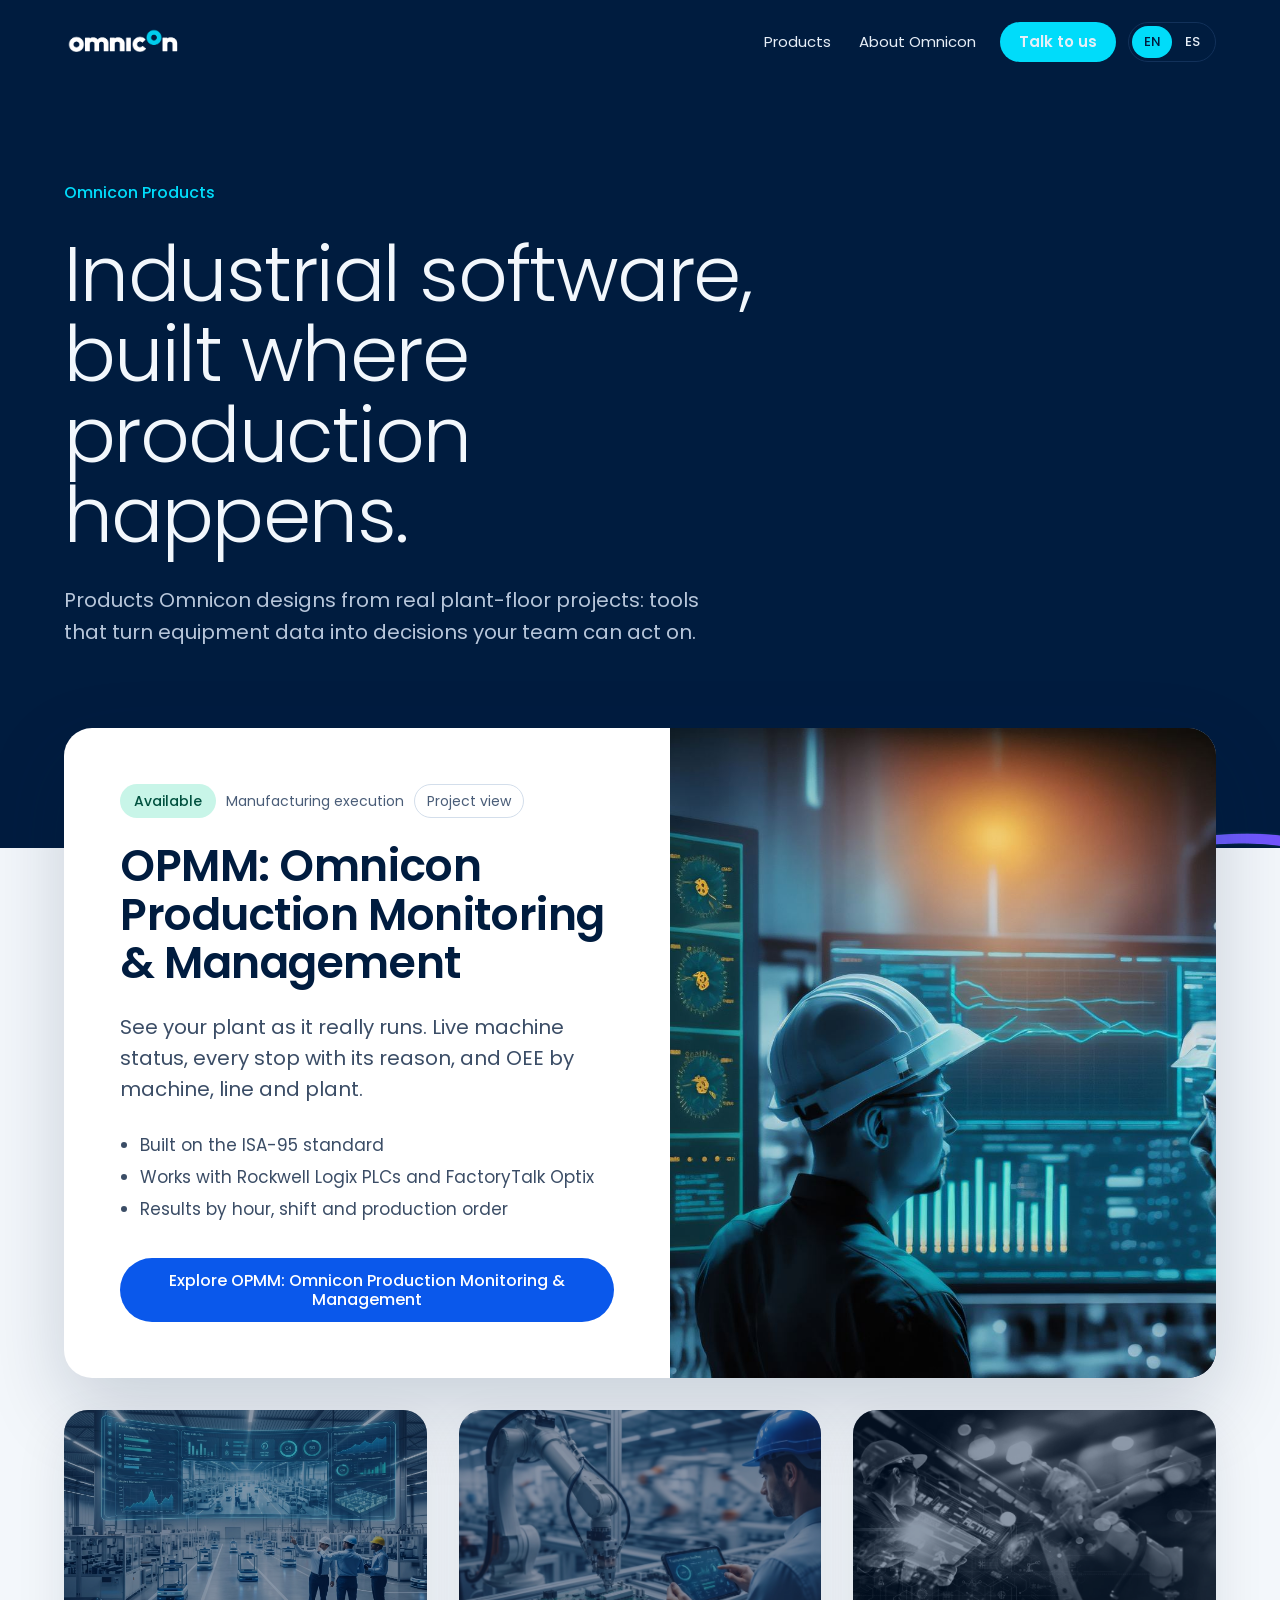
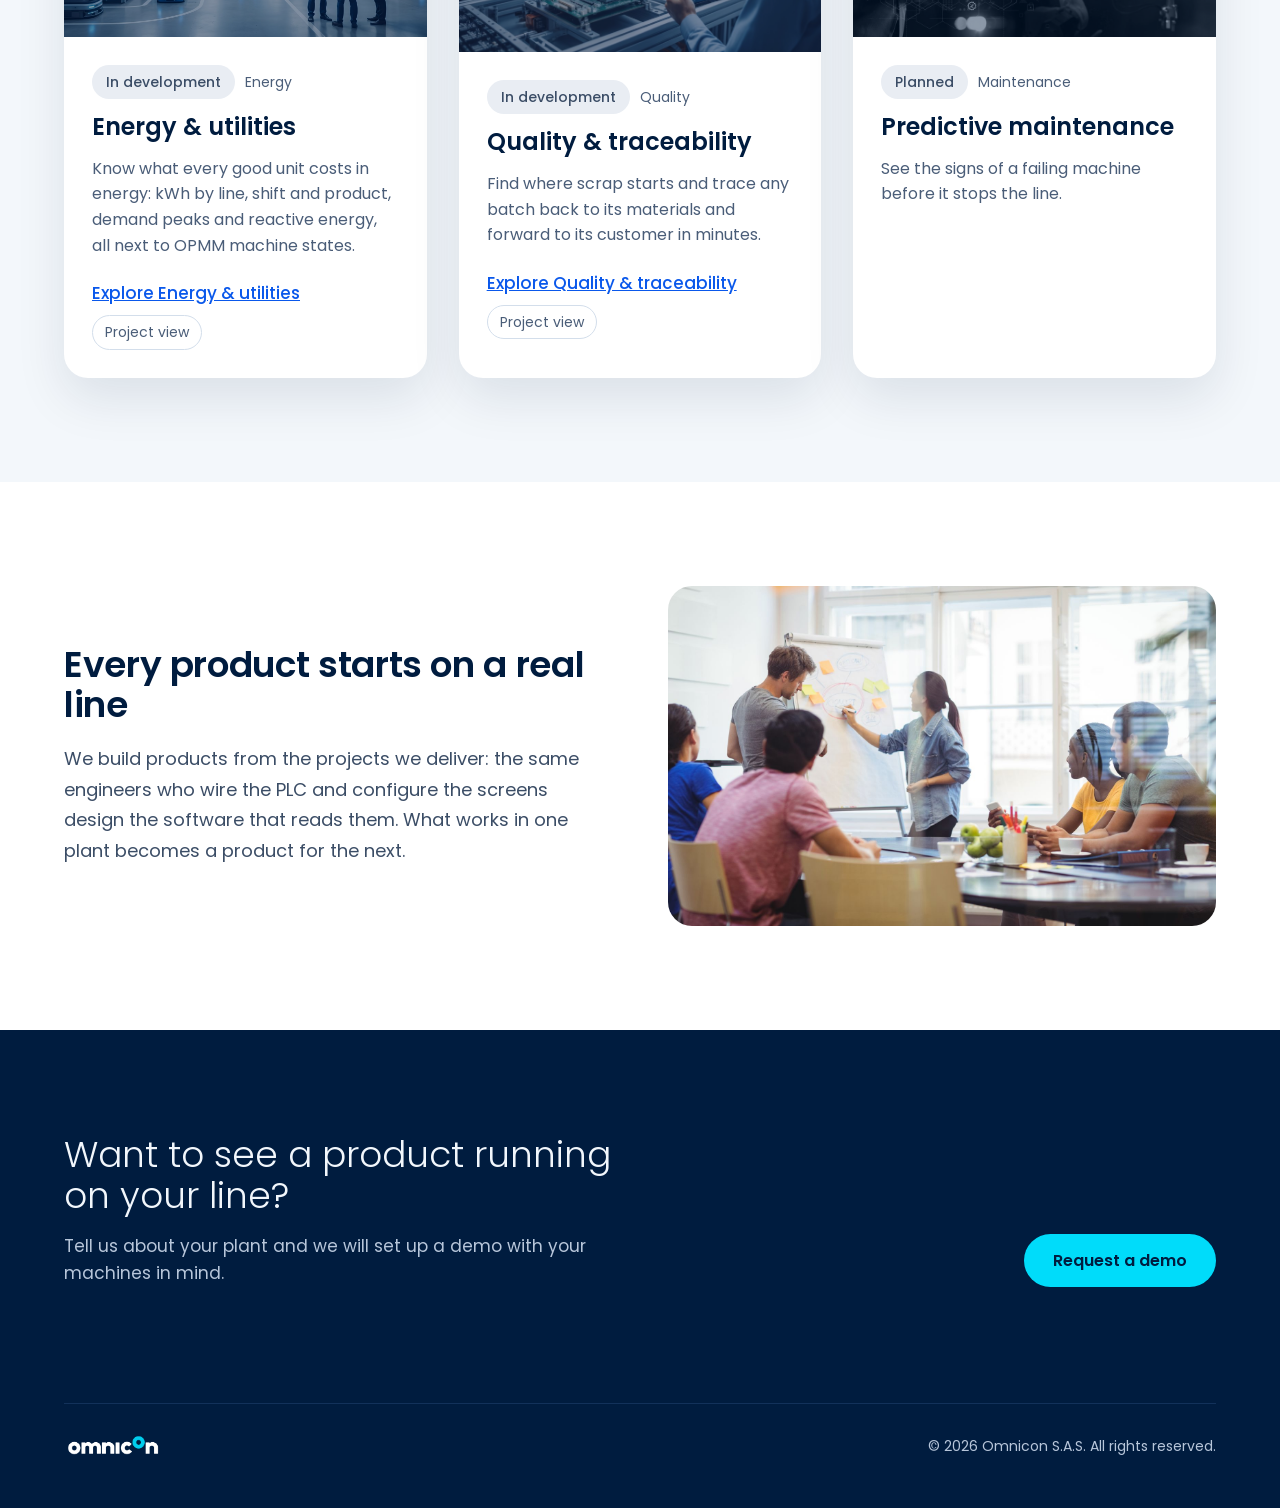
<file: index.html>
<!DOCTYPE html><html lang="en"><head><meta charset="utf-8"><meta name="viewport" content="width=device-width, initial-scale=1"><title>Omnicon Products</title><meta name="description" content="Products Omnicon designs from real plant-floor projects: tools that turn equipment data into decisions your team can act on."><style>@font-face{font-family:'Poppins';font-style:normal;font-weight:300;font-display:swap;src:url('./brand/fonts/poppins/Poppins-Light.woff2') format('woff2')}@font-face{font-family:'Poppins';font-style:normal;font-weight:400;font-display:swap;src:url('./brand/fonts/poppins/Poppins-Regular.woff2') format('woff2')}@font-face{font-family:'Poppins';font-style:normal;font-weight:500;font-display:swap;src:url('./brand/fonts/poppins/Poppins-Medium.woff2') format('woff2')}@font-face{font-family:'Poppins';font-style:normal;font-weight:600;font-display:swap;src:url('./brand/fonts/poppins/Poppins-SemiBold.woff2') format('woff2')}</style><link rel="stylesheet" href="./assets/text.SRJlfve0.css"><link rel="stylesheet" href="./assets/CtaBand.CBGF7iOj.css"><link rel="stylesheet" href="./assets/ProjectAccess.BnZX4wZ9.css"><link rel="stylesheet" href="./assets/HomePage.Cwewu4ti.css"></head><body><a class="skip-link" href="#main">Skip to content</a><header class="site-header on-dark" data-astro-cid-nen7h5rs><div class="container bar" data-astro-cid-nen7h5rs><a class="brand" href="./index.html" aria-label="Omnicon Products home" data-astro-cid-nen7h5rs><img src="./brand/logo/omnicon-white.png" alt="Omnicon" height="34" data-astro-cid-nen7h5rs></a><nav class="nav" aria-label="Main" data-astro-cid-nen7h5rs><a href="#products" data-astro-cid-nen7h5rs>Products</a><a href="#about" data-astro-cid-nen7h5rs>About Omnicon</a><a class="btn btn-signal cta" href="#contact" data-astro-cid-nen7h5rs>Talk to us</a><span class="lang" role="group" aria-label="Language" data-astro-cid-nen7h5rs><span aria-current="true" data-astro-cid-nen7h5rs>EN</span><a href="./es/index.html" hreflang="es" lang="es" data-astro-cid-nen7h5rs>ES</a></span></nav></div></header><main id="main" data-astro-cid-jgctki6q><section class="hero on-dark" style="--hero-art: url('../brand/graphics/signal-wave-4.png')" data-astro-cid-jgctki6q><div class="container" data-astro-cid-jgctki6q><p class="label" data-astro-cid-jgctki6q>Omnicon Products</p><h1 data-astro-cid-jgctki6q>Industrial software, built where production happens.</h1><p class="subtitle" data-astro-cid-jgctki6q>Products Omnicon designs from real plant-floor projects: tools that turn equipment data into decisions your team can act on.</p></div></section><section id="products" class="cards" data-astro-cid-jgctki6q><div class="container stack" data-astro-cid-jgctki6q><article class="card" data-astro-cid-jgctki6q><div class="info" data-astro-cid-jgctki6q><div class="tags" data-astro-cid-jgctki6q><span class="status" data-astro-cid-jgctki6q>Available</span><span class="category" data-astro-cid-jgctki6q>Manufacturing execution</span><a class="internal-tag" data-project-link href="./products/mes/project/index.html" data-astro-cid-jgctki6q>Project view</a></div><h2 data-astro-cid-jgctki6q>OPMM: Omnicon Production Monitoring &amp; Management</h2><p class="summary" data-astro-cid-jgctki6q>See your plant as it really runs. Live machine status, every stop with its reason, and OEE by machine, line and plant.</p><ul class="highlights" data-astro-cid-jgctki6q><li data-astro-cid-jgctki6q>Built on the ISA-95 standard</li><li data-astro-cid-jgctki6q>Works with Rockwell Logix PLCs and FactoryTalk Optix</li><li data-astro-cid-jgctki6q>Results by hour, shift and production order</li></ul><div class="actions" data-astro-cid-jgctki6q><a class="btn btn-action" href="./products/mes/index.html" data-astro-cid-jgctki6q>Explore OPMM: Omnicon Production Monitoring &amp; Management</a></div></div><div class="visual" data-astro-cid-jgctki6q><img src="./products/mes/smart-manufacturing.jpg" alt="Engineers in hard hats reviewing live production dashboards" width="1200" height="900" loading="lazy" data-astro-cid-jgctki6q></div></article><div class="tiles" data-astro-cid-jgctki6q><article class="tile" data-astro-cid-jgctki6q><div class="tile-visual" data-astro-cid-jgctki6q><img src="./products/energy/plant.jpg" alt="Engineers on a bright plant floor in front of a large live production and energy dashboard" width="1200" height="750" loading="lazy" data-astro-cid-jgctki6q></div><div class="tile-info" data-astro-cid-jgctki6q><div class="tags" data-astro-cid-jgctki6q><span class="status pending" data-astro-cid-jgctki6q>In development</span><span class="category" data-astro-cid-jgctki6q>Energy</span></div><h3 data-astro-cid-jgctki6q>Energy &amp; utilities</h3><p data-astro-cid-jgctki6q>Know what every good unit costs in energy: kWh by line, shift and product, demand peaks and reactive energy, all next to OPMM machine states.</p><div class="tile-actions" data-astro-cid-jgctki6q><a class="tile-link" href="./products/energy/index.html" data-astro-cid-jgctki6q>Explore Energy &amp; utilities</a><a class="internal-tag" data-project-link href="./products/energy/project/index.html" data-astro-cid-jgctki6q>Project view</a></div></div></article><article class="tile" data-astro-cid-jgctki6q><div class="tile-visual" data-astro-cid-jgctki6q><img src="./products/quality/hero.jpg" alt="Engineer inspecting a robotic assembly step on a tablet" width="1200" height="750" loading="lazy" data-astro-cid-jgctki6q></div><div class="tile-info" data-astro-cid-jgctki6q><div class="tags" data-astro-cid-jgctki6q><span class="status pending" data-astro-cid-jgctki6q>In development</span><span class="category" data-astro-cid-jgctki6q>Quality</span></div><h3 data-astro-cid-jgctki6q>Quality &amp; traceability</h3><p data-astro-cid-jgctki6q>Find where scrap starts and trace any batch back to its materials and forward to its customer in minutes.</p><div class="tile-actions" data-astro-cid-jgctki6q><a class="tile-link" href="./products/quality/index.html" data-astro-cid-jgctki6q>Explore Quality &amp; traceability</a><a class="internal-tag" data-project-link href="./products/quality/project/index.html" data-astro-cid-jgctki6q>Project view</a></div></div></article><article class="tile planned" data-astro-cid-jgctki6q><div class="tile-visual" data-astro-cid-jgctki6q><img src="./site/predictive.jpg" alt="Engineer working beside robotic arms on an automated line" width="1200" height="750" loading="lazy" data-astro-cid-jgctki6q></div><div class="tile-info" data-astro-cid-jgctki6q><div class="tags" data-astro-cid-jgctki6q><span class="status pending" data-astro-cid-jgctki6q>Planned</span><span class="category" data-astro-cid-jgctki6q>Maintenance</span></div><h3 data-astro-cid-jgctki6q>Predictive maintenance</h3><p data-astro-cid-jgctki6q>See the signs of a failing machine before it stops the line.</p></div></article></div></div></section><section id="about" class="about section" data-astro-cid-jgctki6q><div class="container split" data-astro-cid-jgctki6q><div class="copy" data-astro-cid-jgctki6q><h2 data-astro-cid-jgctki6q>Every product starts on a real line</h2><p data-astro-cid-jgctki6q>We build products from the projects we deliver: the same engineers who wire the PLC and configure the screens design the software that reads them. What works in one plant becomes a product for the next.</p></div><img class="photo" src="./site/team.jpg" alt="An Omnicon team planning a project around a whiteboard" width="1200" height="680" loading="lazy" data-astro-cid-jgctki6q></div></section><section id="contact" class="section cta on-dark" data-astro-cid-hwvj6ntz><div class="container" data-astro-cid-hwvj6ntz><div class="copy" data-astro-cid-hwvj6ntz><h2 data-astro-cid-hwvj6ntz>Want to see a product running on your line?</h2><p data-astro-cid-hwvj6ntz>Tell us about your plant and we will set up a demo with your machines in mind.</p></div><a class="btn btn-signal" href="mailto:diego.paz@omnicon.co" data-astro-cid-hwvj6ntz>Request a demo</a></div></section></main><footer class="site-footer on-dark" data-astro-cid-jo6i4kqk><div class="container" data-astro-cid-jo6i4kqk><div class="row" data-astro-cid-jo6i4kqk><a href="./index.html" aria-label="Omnicon Products home" data-astro-cid-jo6i4kqk><img src="./brand/logo/omnicon-white.png" alt="Omnicon" height="28" data-astro-cid-jo6i4kqk></a><p class="legal" data-astro-cid-jo6i4kqk>© 2026 Omnicon S.A.S. All rights reserved.</p></div></div></footer></body></html>
</file>
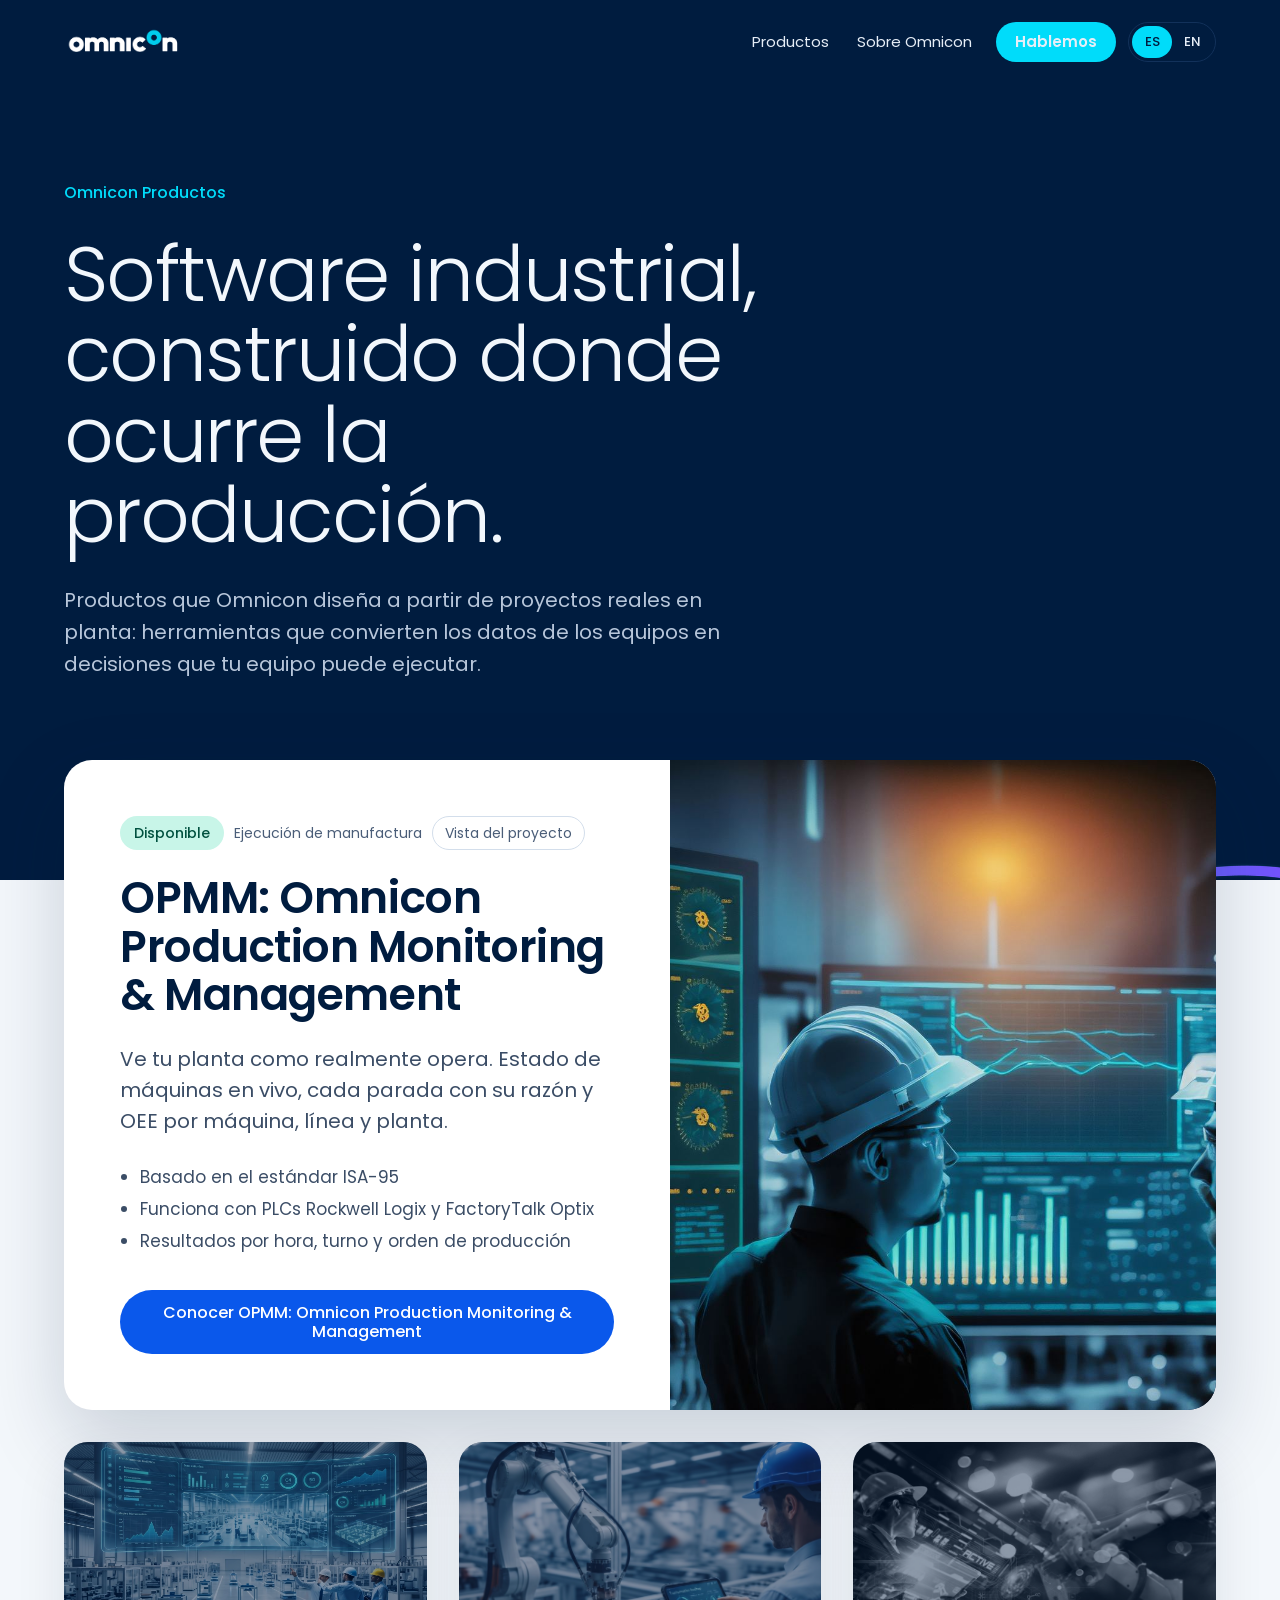
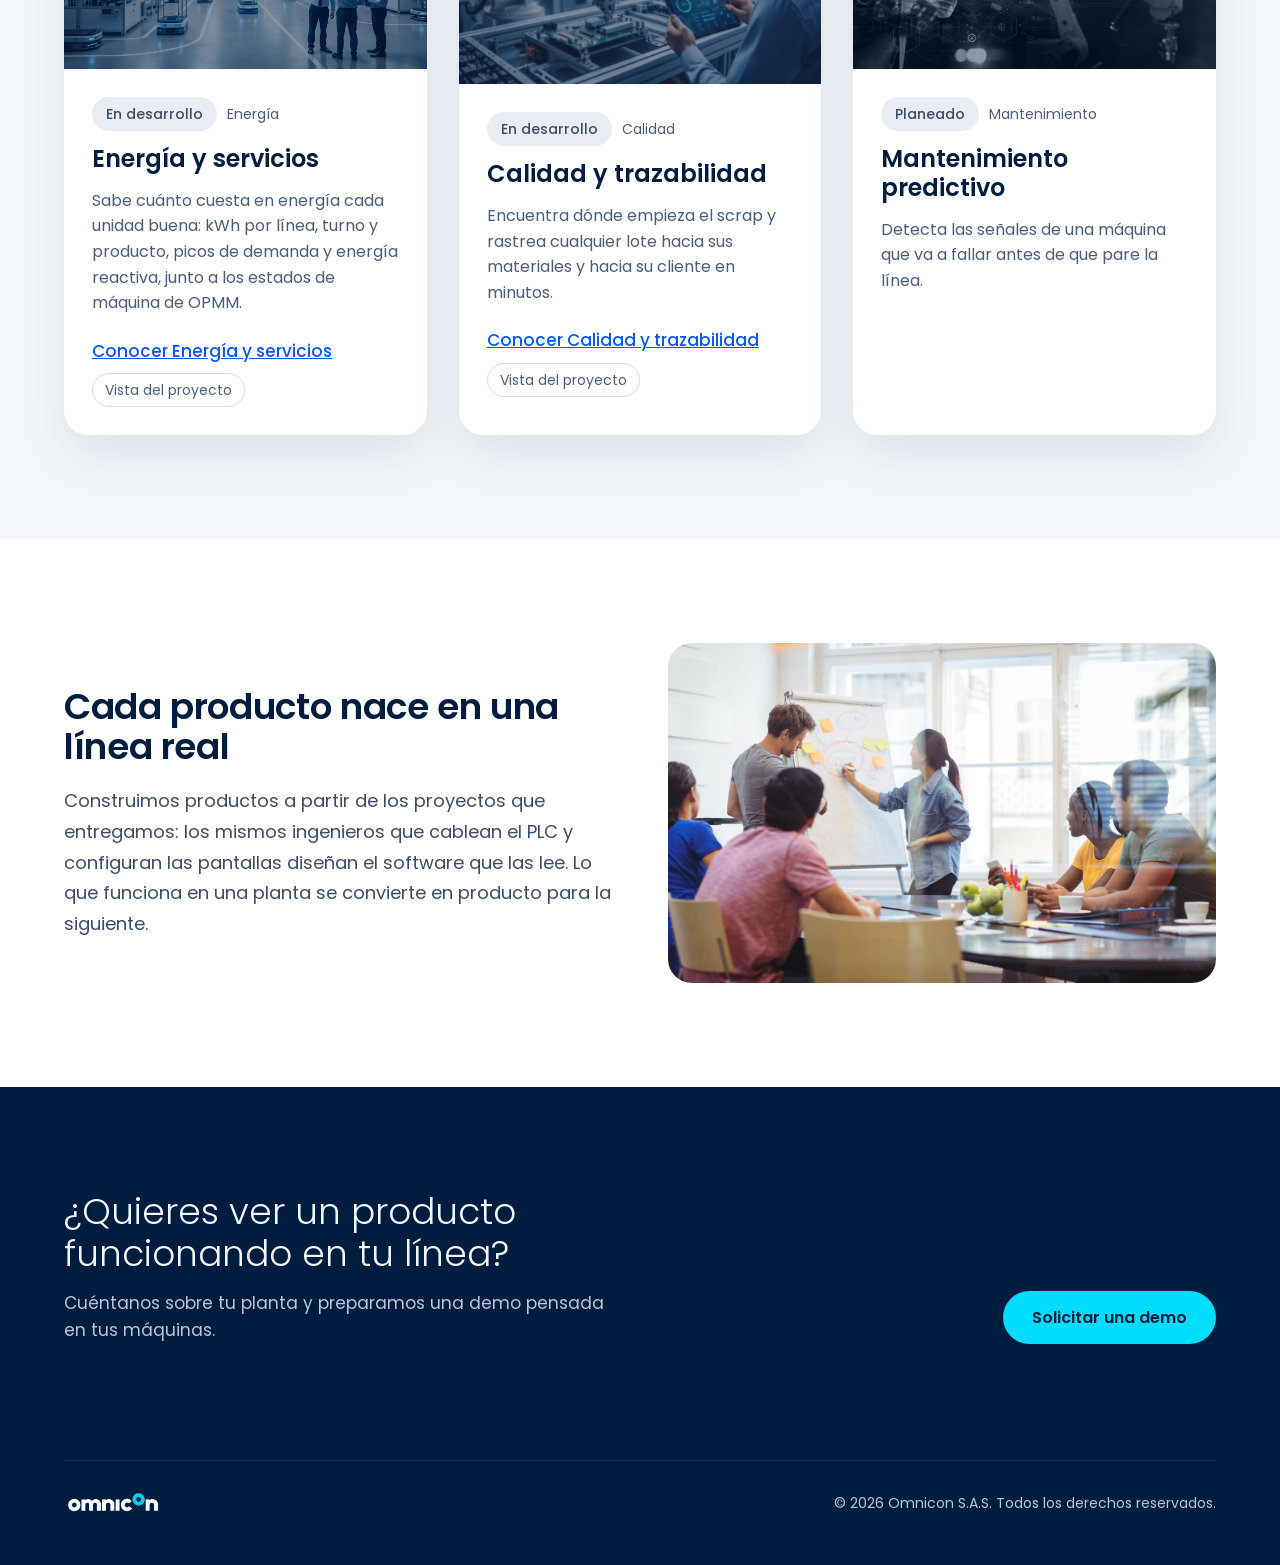
<file: es/index.html>
<!DOCTYPE html><html lang="es"><head><meta charset="utf-8"><meta name="viewport" content="width=device-width, initial-scale=1"><title>Omnicon Productos</title><meta name="description" content="Productos que Omnicon diseña a partir de proyectos reales en planta: herramientas que convierten los datos de los equipos en decisiones que tu equipo puede ejecutar."><style>@font-face{font-family:'Poppins';font-style:normal;font-weight:300;font-display:swap;src:url('../brand/fonts/poppins/Poppins-Light.woff2') format('woff2')}@font-face{font-family:'Poppins';font-style:normal;font-weight:400;font-display:swap;src:url('../brand/fonts/poppins/Poppins-Regular.woff2') format('woff2')}@font-face{font-family:'Poppins';font-style:normal;font-weight:500;font-display:swap;src:url('../brand/fonts/poppins/Poppins-Medium.woff2') format('woff2')}@font-face{font-family:'Poppins';font-style:normal;font-weight:600;font-display:swap;src:url('../brand/fonts/poppins/Poppins-SemiBold.woff2') format('woff2')}</style><link rel="stylesheet" href="../assets/text.SRJlfve0.css"><link rel="stylesheet" href="../assets/CtaBand.CBGF7iOj.css"><link rel="stylesheet" href="../assets/ProjectAccess.BnZX4wZ9.css"><link rel="stylesheet" href="../assets/HomePage.Cwewu4ti.css"></head><body><a class="skip-link" href="#main">Ir al contenido</a><header class="site-header on-dark" data-astro-cid-nen7h5rs><div class="container bar" data-astro-cid-nen7h5rs><a class="brand" href="../es/index.html" aria-label="Inicio de Omnicon Productos" data-astro-cid-nen7h5rs><img src="../brand/logo/omnicon-white.png" alt="Omnicon" height="34" data-astro-cid-nen7h5rs></a><nav class="nav" aria-label="Principal" data-astro-cid-nen7h5rs><a href="#products" data-astro-cid-nen7h5rs>Productos</a><a href="#about" data-astro-cid-nen7h5rs>Sobre Omnicon</a><a class="btn btn-signal cta" href="#contact" data-astro-cid-nen7h5rs>Hablemos</a><span class="lang" role="group" aria-label="Idioma" data-astro-cid-nen7h5rs><span aria-current="true" data-astro-cid-nen7h5rs>ES</span><a href="../index.html" hreflang="en" lang="en" data-astro-cid-nen7h5rs>EN</a></span></nav></div></header><main id="main" data-astro-cid-jgctki6q><section class="hero on-dark" style="--hero-art: url('../brand/graphics/signal-wave-4.png')" data-astro-cid-jgctki6q><div class="container" data-astro-cid-jgctki6q><p class="label" data-astro-cid-jgctki6q>Omnicon Productos</p><h1 data-astro-cid-jgctki6q>Software industrial, construido donde ocurre la producción.</h1><p class="subtitle" data-astro-cid-jgctki6q>Productos que Omnicon diseña a partir de proyectos reales en planta: herramientas que convierten los datos de los equipos en decisiones que tu equipo puede ejecutar.</p></div></section><section id="products" class="cards" data-astro-cid-jgctki6q><div class="container stack" data-astro-cid-jgctki6q><article class="card" data-astro-cid-jgctki6q><div class="info" data-astro-cid-jgctki6q><div class="tags" data-astro-cid-jgctki6q><span class="status" data-astro-cid-jgctki6q>Disponible</span><span class="category" data-astro-cid-jgctki6q>Ejecución de manufactura</span><a class="internal-tag" data-project-link href="../es/products/mes/project/index.html" data-astro-cid-jgctki6q>Vista del proyecto</a></div><h2 data-astro-cid-jgctki6q>OPMM: Omnicon Production Monitoring &amp; Management</h2><p class="summary" data-astro-cid-jgctki6q>Ve tu planta como realmente opera. Estado de máquinas en vivo, cada parada con su razón y OEE por máquina, línea y planta.</p><ul class="highlights" data-astro-cid-jgctki6q><li data-astro-cid-jgctki6q>Basado en el estándar ISA-95</li><li data-astro-cid-jgctki6q>Funciona con PLCs Rockwell Logix y FactoryTalk Optix</li><li data-astro-cid-jgctki6q>Resultados por hora, turno y orden de producción</li></ul><div class="actions" data-astro-cid-jgctki6q><a class="btn btn-action" href="../es/products/mes/index.html" data-astro-cid-jgctki6q>Conocer OPMM: Omnicon Production Monitoring &amp; Management</a></div></div><div class="visual" data-astro-cid-jgctki6q><img src="../products/mes/smart-manufacturing.jpg" alt="Ingenieros con casco revisando tableros de producción en vivo" width="1200" height="900" loading="lazy" data-astro-cid-jgctki6q></div></article><div class="tiles" data-astro-cid-jgctki6q><article class="tile" data-astro-cid-jgctki6q><div class="tile-visual" data-astro-cid-jgctki6q><img src="../products/energy/plant.jpg" alt="Ingenieros en una planta iluminada frente a un gran tablero de producción y energía en vivo" width="1200" height="750" loading="lazy" data-astro-cid-jgctki6q></div><div class="tile-info" data-astro-cid-jgctki6q><div class="tags" data-astro-cid-jgctki6q><span class="status pending" data-astro-cid-jgctki6q>En desarrollo</span><span class="category" data-astro-cid-jgctki6q>Energía</span></div><h3 data-astro-cid-jgctki6q>Energía y servicios</h3><p data-astro-cid-jgctki6q>Sabe cuánto cuesta en energía cada unidad buena: kWh por línea, turno y producto, picos de demanda y energía reactiva, junto a los estados de máquina de OPMM.</p><div class="tile-actions" data-astro-cid-jgctki6q><a class="tile-link" href="../es/products/energy/index.html" data-astro-cid-jgctki6q>Conocer Energía y servicios</a><a class="internal-tag" data-project-link href="../es/products/energy/project/index.html" data-astro-cid-jgctki6q>Vista del proyecto</a></div></div></article><article class="tile" data-astro-cid-jgctki6q><div class="tile-visual" data-astro-cid-jgctki6q><img src="../products/quality/hero.jpg" alt="Ingeniero inspeccionando un paso de ensamble robótico en una tablet" width="1200" height="750" loading="lazy" data-astro-cid-jgctki6q></div><div class="tile-info" data-astro-cid-jgctki6q><div class="tags" data-astro-cid-jgctki6q><span class="status pending" data-astro-cid-jgctki6q>En desarrollo</span><span class="category" data-astro-cid-jgctki6q>Calidad</span></div><h3 data-astro-cid-jgctki6q>Calidad y trazabilidad</h3><p data-astro-cid-jgctki6q>Encuentra dónde empieza el scrap y rastrea cualquier lote hacia sus materiales y hacia su cliente en minutos.</p><div class="tile-actions" data-astro-cid-jgctki6q><a class="tile-link" href="../es/products/quality/index.html" data-astro-cid-jgctki6q>Conocer Calidad y trazabilidad</a><a class="internal-tag" data-project-link href="../es/products/quality/project/index.html" data-astro-cid-jgctki6q>Vista del proyecto</a></div></div></article><article class="tile planned" data-astro-cid-jgctki6q><div class="tile-visual" data-astro-cid-jgctki6q><img src="../site/predictive.jpg" alt="Ingeniero trabajando junto a brazos robóticos en una línea automatizada" width="1200" height="750" loading="lazy" data-astro-cid-jgctki6q></div><div class="tile-info" data-astro-cid-jgctki6q><div class="tags" data-astro-cid-jgctki6q><span class="status pending" data-astro-cid-jgctki6q>Planeado</span><span class="category" data-astro-cid-jgctki6q>Mantenimiento</span></div><h3 data-astro-cid-jgctki6q>Mantenimiento predictivo</h3><p data-astro-cid-jgctki6q>Detecta las señales de una máquina que va a fallar antes de que pare la línea.</p></div></article></div></div></section><section id="about" class="about section" data-astro-cid-jgctki6q><div class="container split" data-astro-cid-jgctki6q><div class="copy" data-astro-cid-jgctki6q><h2 data-astro-cid-jgctki6q>Cada producto nace en una línea real</h2><p data-astro-cid-jgctki6q>Construimos productos a partir de los proyectos que entregamos: los mismos ingenieros que cablean el PLC y configuran las pantallas diseñan el software que las lee. Lo que funciona en una planta se convierte en producto para la siguiente.</p></div><img class="photo" src="../site/team.jpg" alt="Un equipo de Omnicon planeando un proyecto alrededor de un tablero" width="1200" height="680" loading="lazy" data-astro-cid-jgctki6q></div></section><section id="contact" class="section cta on-dark" data-astro-cid-hwvj6ntz><div class="container" data-astro-cid-hwvj6ntz><div class="copy" data-astro-cid-hwvj6ntz><h2 data-astro-cid-hwvj6ntz>¿Quieres ver un producto funcionando en tu línea?</h2><p data-astro-cid-hwvj6ntz>Cuéntanos sobre tu planta y preparamos una demo pensada en tus máquinas.</p></div><a class="btn btn-signal" href="mailto:diego.paz@omnicon.co" data-astro-cid-hwvj6ntz>Solicitar una demo</a></div></section></main><footer class="site-footer on-dark" data-astro-cid-jo6i4kqk><div class="container" data-astro-cid-jo6i4kqk><div class="row" data-astro-cid-jo6i4kqk><a href="../es/index.html" aria-label="Inicio de Omnicon Productos" data-astro-cid-jo6i4kqk><img src="../brand/logo/omnicon-white.png" alt="Omnicon" height="28" data-astro-cid-jo6i4kqk></a><p class="legal" data-astro-cid-jo6i4kqk>© 2026 Omnicon S.A.S. Todos los derechos reservados.</p></div></div></footer></body></html>
</file>
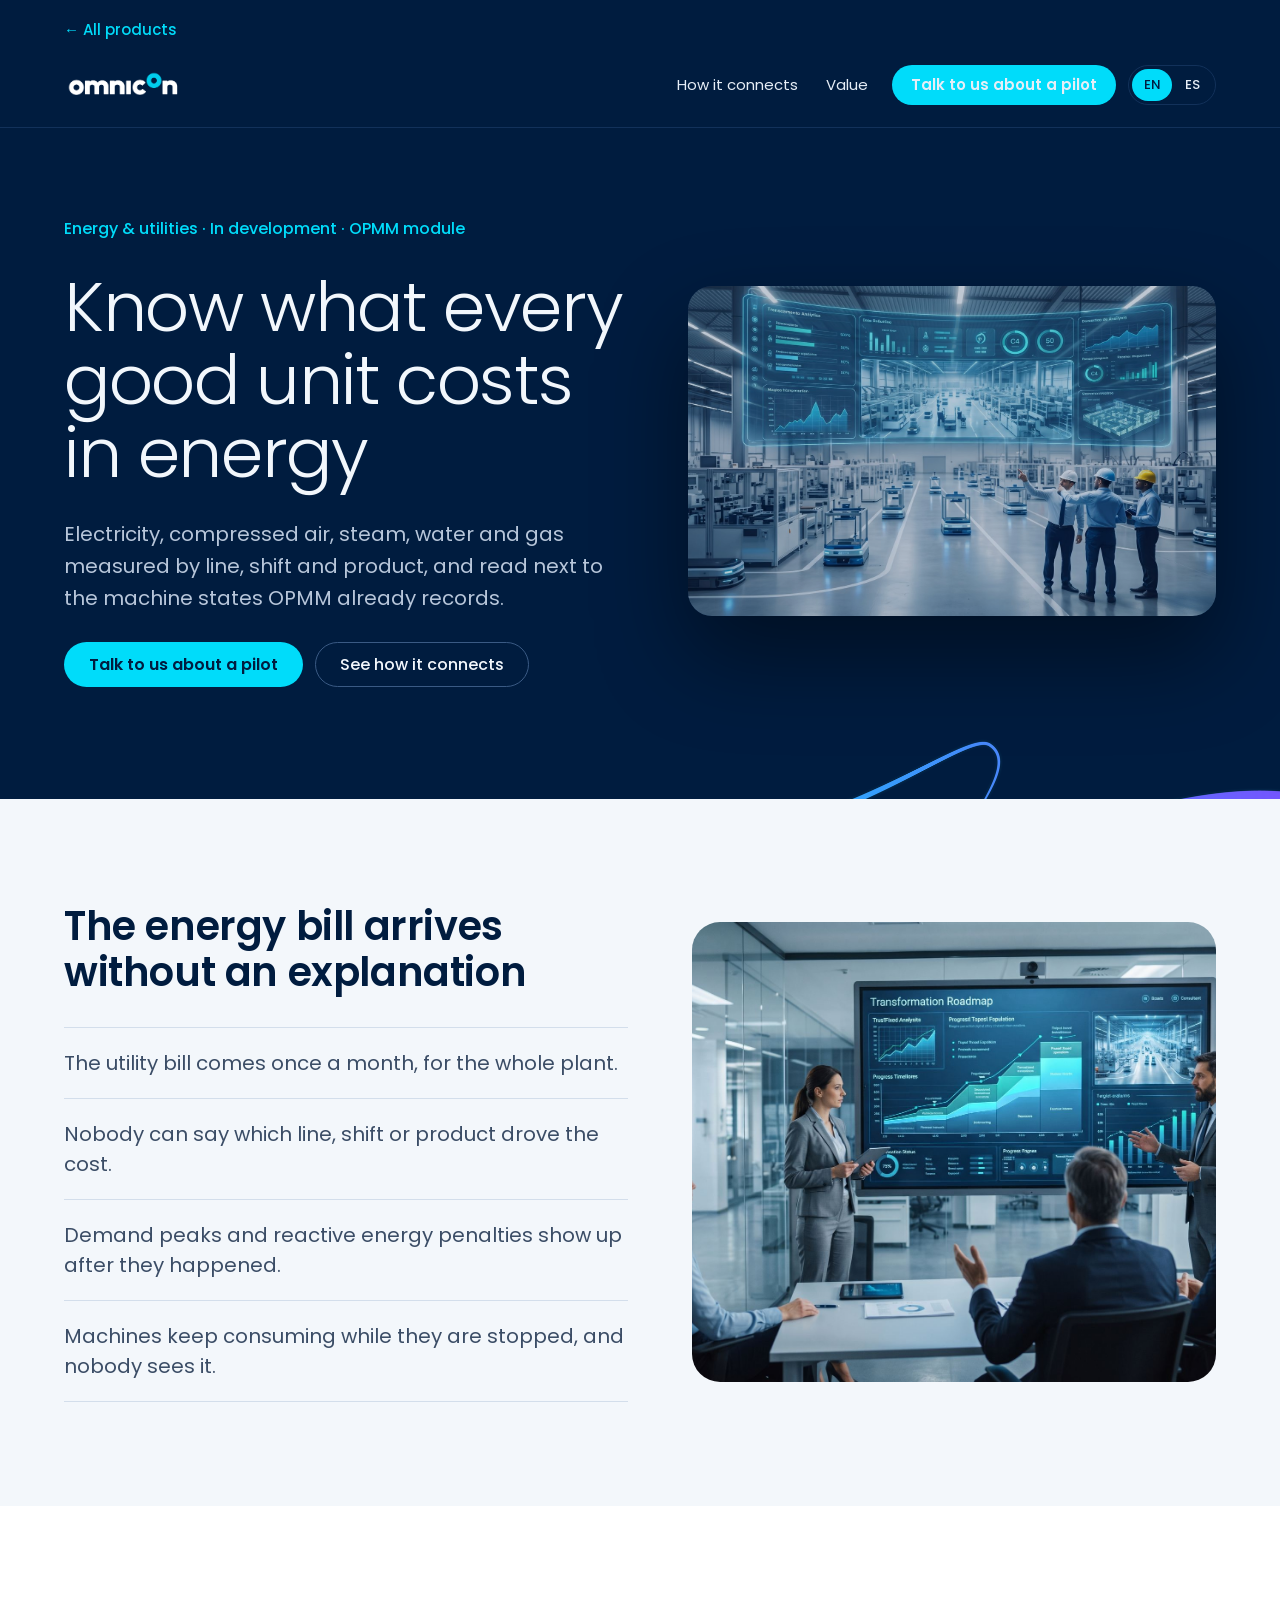
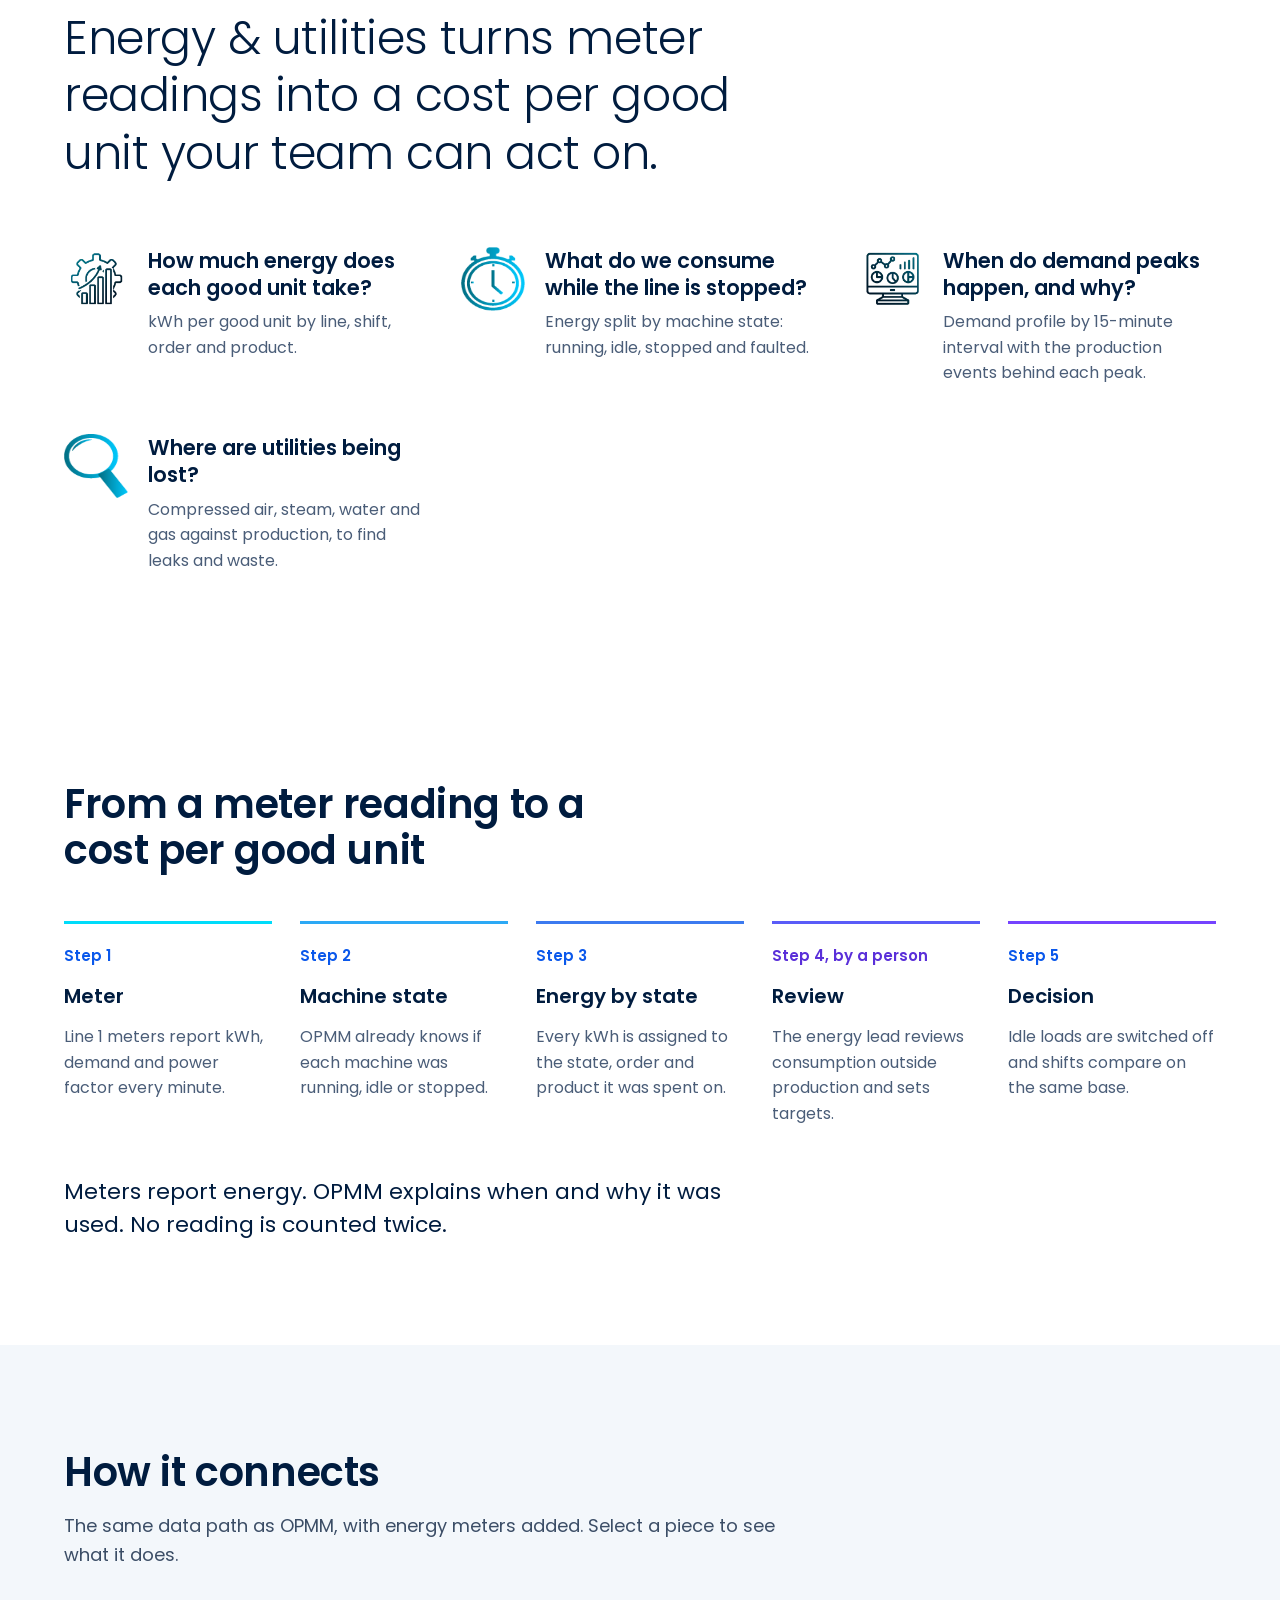
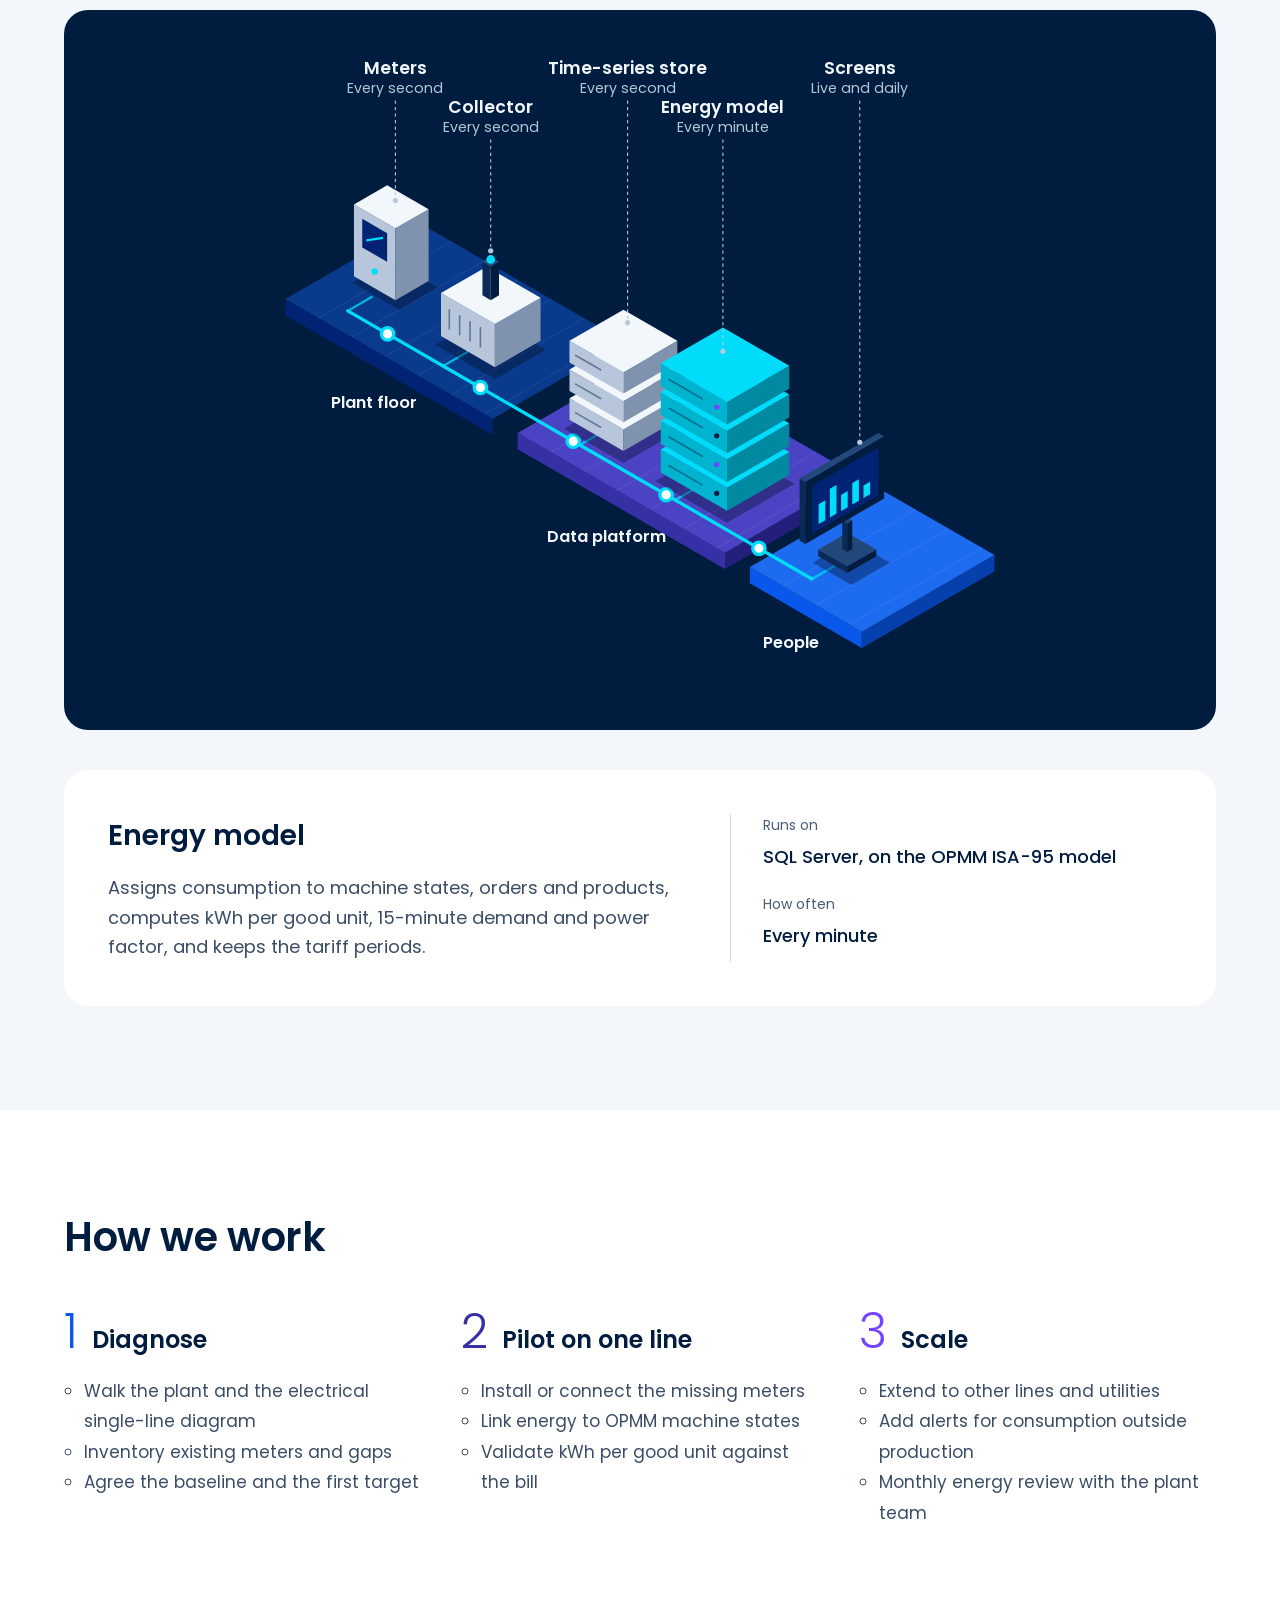
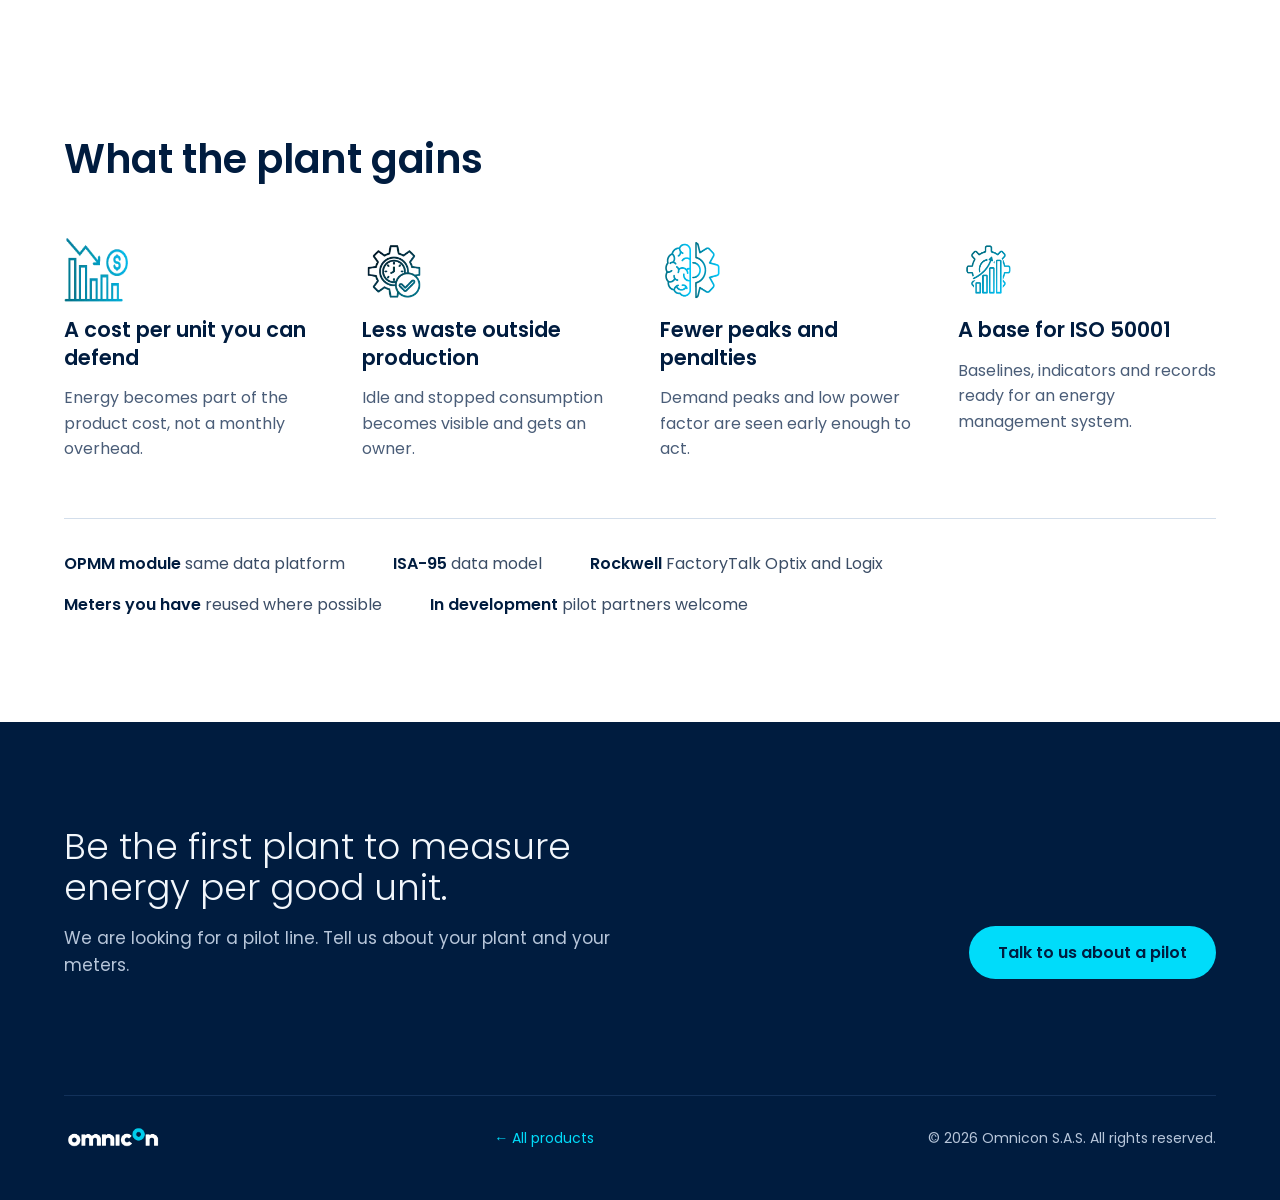
<file: products/energy/index.html>
<!DOCTYPE html><html lang="en"><head><meta charset="utf-8"><meta name="viewport" content="width=device-width, initial-scale=1"><title>Energy &amp; utilities: what every good unit costs in energy</title><meta name="description" content="An OPMM module in development: kWh per good unit by line, shift and product, demand peaks, reactive energy and utilities, next to live machine states."><style>@font-face{font-family:'Poppins';font-style:normal;font-weight:300;font-display:swap;src:url('../../brand/fonts/poppins/Poppins-Light.woff2') format('woff2')}@font-face{font-family:'Poppins';font-style:normal;font-weight:400;font-display:swap;src:url('../../brand/fonts/poppins/Poppins-Regular.woff2') format('woff2')}@font-face{font-family:'Poppins';font-style:normal;font-weight:500;font-display:swap;src:url('../../brand/fonts/poppins/Poppins-Medium.woff2') format('woff2')}@font-face{font-family:'Poppins';font-style:normal;font-weight:600;font-display:swap;src:url('../../brand/fonts/poppins/Poppins-SemiBold.woff2') format('woff2')}</style><link rel="stylesheet" href="../../assets/text.SRJlfve0.css"><link rel="stylesheet" href="../../assets/CtaBand.CBGF7iOj.css"><link rel="stylesheet" href="../../assets/ProductPage.D9-hGHxK.css"><link rel="stylesheet" href="../../assets/routes.Ch2uojh8.css"></head><body><a class="skip-link" href="#main">Skip to content</a><div class="back" data-astro-cid-5vhfxtp5><div class="container" data-astro-cid-5vhfxtp5><a href="../../index.html" data-astro-cid-5vhfxtp5>← All products</a></div></div><header class="site-header on-dark divided" data-astro-cid-nen7h5rs><div class="container bar" data-astro-cid-nen7h5rs><a class="brand" href="../../index.html" aria-label="Omnicon Products home" data-astro-cid-nen7h5rs><img src="../../brand/logo/omnicon-white.png" alt="Omnicon" height="34" data-astro-cid-nen7h5rs></a><nav class="nav" aria-label="Page sections" data-astro-cid-nen7h5rs><a href="#architecture" data-astro-cid-nen7h5rs>How it connects</a><a href="#value" data-astro-cid-nen7h5rs>Value</a><a class="btn btn-signal cta" href="#contact" data-astro-cid-nen7h5rs>Talk to us about a pilot</a><span class="lang" role="group" aria-label="Language" data-astro-cid-nen7h5rs><span aria-current="true" data-astro-cid-nen7h5rs>EN</span><a href="../../es/products/energy/index.html" hreflang="es" lang="es" data-astro-cid-nen7h5rs>ES</a></span></nav></div></header><main id="main" data-astro-cid-5vhfxtp5><section class="hero on-dark" style="--hero-art: url('../brand/graphics/signal-wave-4.png')" data-astro-cid-sf272gaj><div class="container grid" data-astro-cid-sf272gaj><div class="copy" data-astro-cid-sf272gaj><p class="label" data-astro-cid-sf272gaj>Energy &amp; utilities · In development · OPMM module</p><h1 data-astro-cid-sf272gaj>Know what every good unit costs in energy</h1><p class="subtitle" data-astro-cid-sf272gaj>Electricity, compressed air, steam, water and gas measured by line, shift and product, and read next to the machine states OPMM already records.</p><div class="actions" data-astro-cid-sf272gaj><a class="btn btn-signal" href="#contact" data-astro-cid-sf272gaj>Talk to us about a pilot</a><a class="btn btn-ghost-dark" href="#architecture" data-astro-cid-sf272gaj>See how it connects</a></div></div><figure class="media" data-astro-cid-sf272gaj><img src="../../products/energy/plant.jpg" alt="Engineers on a bright plant floor in front of a large live production and energy dashboard" width="1200" height="750" data-astro-cid-sf272gaj></figure></div></section><script type="module">var e=document.querySelector(`.motion`);e&&!window.matchMedia(`(prefers-reduced-motion: reduce)`).matches&&e.play().catch(()=>{});</script><section class="section problem" data-astro-cid-bcjrc2nk><div class="container grid" data-astro-cid-bcjrc2nk><div class="copy" data-astro-cid-bcjrc2nk><h2 data-astro-cid-bcjrc2nk>The energy bill arrives without an explanation</h2><ul class="statements" data-astro-cid-bcjrc2nk><li data-astro-cid-bcjrc2nk>The utility bill comes once a month, for the whole plant.</li><li data-astro-cid-bcjrc2nk>Nobody can say which line, shift or product drove the cost.</li><li data-astro-cid-bcjrc2nk>Demand peaks and reactive energy penalties show up after they happened.</li><li data-astro-cid-bcjrc2nk>Machines keep consuming while they are stopped, and nobody sees it.</li></ul></div><img class="photo" src="../../products/energy/review.jpg" alt="Plant leaders reviewing a performance roadmap on a large screen" width="1200" height="920" loading="lazy" data-astro-cid-bcjrc2nk></div></section><section class="section questions" data-astro-cid-kybqiiao><div class="container" data-astro-cid-kybqiiao><p class="promise" data-astro-cid-kybqiiao>Energy &amp; utilities turns meter readings into a cost per good unit your team can act on.</p><div class="grid" data-astro-cid-kybqiiao><article class="item" data-astro-cid-kybqiiao><img src="../../brand/icons/output.png" alt="" width="64" height="64" loading="lazy" data-astro-cid-kybqiiao><div class="text" data-astro-cid-kybqiiao><h3 data-astro-cid-kybqiiao>How much energy does each good unit take?</h3><p data-astro-cid-kybqiiao>kWh per good unit by line, shift, order and product.</p></div></article><article class="item" data-astro-cid-kybqiiao><img src="../../brand/icons/stopwatch.png" alt="" width="64" height="64" loading="lazy" data-astro-cid-kybqiiao><div class="text" data-astro-cid-kybqiiao><h3 data-astro-cid-kybqiiao>What do we consume while the line is stopped?</h3><p data-astro-cid-kybqiiao>Energy split by machine state: running, idle, stopped and faulted.</p></div></article><article class="item" data-astro-cid-kybqiiao><img src="../../brand/icons/monitor.png" alt="" width="64" height="64" loading="lazy" data-astro-cid-kybqiiao><div class="text" data-astro-cid-kybqiiao><h3 data-astro-cid-kybqiiao>When do demand peaks happen, and why?</h3><p data-astro-cid-kybqiiao>Demand profile by 15-minute interval with the production events behind each peak.</p></div></article><article class="item" data-astro-cid-kybqiiao><img src="../../brand/icons/search.png" alt="" width="64" height="64" loading="lazy" data-astro-cid-kybqiiao><div class="text" data-astro-cid-kybqiiao><h3 data-astro-cid-kybqiiao>Where are utilities being lost?</h3><p data-astro-cid-kybqiiao>Compressed air, steam, water and gas against production, to find leaks and waste.</p></div></article></div></div></section><section class="section flow" data-astro-cid-jckjak5x><div class="container" data-astro-cid-jckjak5x><h2 data-astro-cid-jckjak5x>From a meter reading to a cost per good unit</h2><ol class="steps" data-astro-cid-jckjak5x><li class="step" style="--accent: #00dcfa" data-astro-cid-jckjak5x><span class="label" data-astro-cid-jckjak5x>Step 1</span><span class="name" data-astro-cid-jckjak5x>Meter</span><span class="body" data-astro-cid-jckjak5x>Line 1 meters report kWh, demand and power factor every minute.</span></li><li class="step" style="--accent: #2ca9f5" data-astro-cid-jckjak5x><span class="label" data-astro-cid-jckjak5x>Step 2</span><span class="name" data-astro-cid-jckjak5x>Machine state</span><span class="body" data-astro-cid-jckjak5x>OPMM already knows if each machine was running, idle or stopped.</span></li><li class="step" style="--accent: #3c7af0" data-astro-cid-jckjak5x><span class="label" data-astro-cid-jckjak5x>Step 3</span><span class="name" data-astro-cid-jckjak5x>Energy by state</span><span class="body" data-astro-cid-jckjak5x>Every kWh is assigned to the state, order and product it was spent on.</span></li><li class="step human" style="--accent: #5a5cf8" data-astro-cid-jckjak5x><span class="label" data-astro-cid-jckjak5x>Step 4, by a person</span><span class="name" data-astro-cid-jckjak5x>Review</span><span class="body" data-astro-cid-jckjak5x>The energy lead reviews consumption outside production and sets targets.</span></li><li class="step" style="--accent: #7543ff" data-astro-cid-jckjak5x><span class="label" data-astro-cid-jckjak5x>Step 5</span><span class="name" data-astro-cid-jckjak5x>Decision</span><span class="body" data-astro-cid-jckjak5x>Idle loads are switched off and shifts compare on the same base.</span></li></ol><p class="rule" data-astro-cid-jckjak5x>Meters report energy. OPMM explains when and why it was used. No reading is counted twice.</p></div></section><section id="architecture" class="section how" data-astro-cid-pgmysxqw><div class="container" data-astro-cid-pgmysxqw><div class="intro" data-astro-cid-pgmysxqw><h2 data-astro-cid-pgmysxqw>How it connects</h2><p data-astro-cid-pgmysxqw>The same data path as OPMM, with energy meters added. Select a piece to see what it does.</p></div><div class="stage" data-astro-cid-pgmysxqw><svg class="iso" viewBox="0 -162.1 1000 610.5" role="group" aria-label="How it connects"><g><g><polygon class="z" points="174.2,85.4 364.7,195.4 364.7,180.4 174.2,70.4" fill="#002473"/><polygon class="z" points="486.7,125.0 364.7,195.4 364.7,180.4 486.7,110.0" fill="#001c3f"/><polygon class="z" points="296.1,0.0 486.7,110.0 364.7,180.4 174.2,70.4" fill="#0a3a8c"/><line class="iso-grid" x1="326.6" y1="17.6" x2="204.7" y2="88.0"/><line class="iso-grid" x1="357.1" y1="35.2" x2="235.2" y2="105.6"/><line class="iso-grid" x1="387.6" y1="52.8" x2="265.7" y2="123.2"/><line class="iso-grid" x1="418.1" y1="70.4" x2="296.1" y2="140.8"/><line class="iso-grid" x1="448.6" y1="88.0" x2="326.6" y2="158.4"/><line class="iso-grid" x1="479.0" y1="105.6" x2="357.1" y2="176.0"/></g><g><polygon class="z" points="387.6,208.6 578.1,318.6 578.1,303.6 387.6,193.6" fill="#3530a5"/><polygon class="z" points="700.0,248.2 578.1,318.6 578.1,303.6 700.0,233.2" fill="#231f7a"/><polygon class="z" points="509.5,123.2 700.0,233.2 578.1,303.6 387.6,193.6" fill="#4a44c4"/><line class="iso-grid" x1="540.0" y1="140.8" x2="418.1" y2="211.2"/><line class="iso-grid" x1="570.5" y1="158.4" x2="448.6" y2="228.8"/><line class="iso-grid" x1="601.0" y1="176.0" x2="479.0" y2="246.4"/><line class="iso-grid" x1="631.5" y1="193.6" x2="509.5" y2="264.0"/><line class="iso-grid" x1="661.9" y1="211.2" x2="540.0" y2="281.6"/><line class="iso-grid" x1="692.4" y1="228.8" x2="570.5" y2="299.2"/></g><g><polygon class="z" points="601.0,331.8 703.9,391.2 703.9,376.2 601.0,316.8" fill="#0a58eb"/><polygon class="z" points="825.8,320.8 703.9,391.2 703.9,376.2 825.8,305.8" fill="#0640ad"/><polygon class="z" points="722.9,246.4 825.8,305.8 703.9,376.2 601.0,316.8" fill="#1d6cf0"/><line class="iso-grid" x1="753.4" y1="264.0" x2="631.5" y2="334.4"/><line class="iso-grid" x1="783.9" y1="281.6" x2="661.9" y2="352.0"/><line class="iso-grid" x1="814.4" y1="299.2" x2="692.4" y2="369.6"/></g></g><g><line class="iso-stub" x1="254.2" y1="68.2" x2="231.4" y2="81.4"/><line class="iso-stub" x1="341.9" y1="118.8" x2="319.0" y2="132.0"/><line class="iso-stub" x1="467.6" y1="191.4" x2="444.7" y2="204.6"/><line class="iso-stub" x1="555.3" y1="242.0" x2="532.4" y2="255.2"/><line class="iso-stub" x1="681.0" y1="314.6" x2="658.1" y2="327.8"/><path class="iso-route" d="M231.4 81.4 L319.0 132.0 L444.7 204.6 L532.4 255.2 L658.1 327.8 "/><circle class="iso-pulse" r="5.7"><animateMotion dur="7s" repeatCount="indefinite" begin="-0s" path="M231.4 81.4 L319.0 132.0 L444.7 204.6 L532.4 255.2 L658.1 327.8 "/></circle><circle class="iso-pulse" r="5.7"><animateMotion dur="7s" repeatCount="indefinite" begin="-1.4s" path="M231.4 81.4 L319.0 132.0 L444.7 204.6 L532.4 255.2 L658.1 327.8 "/></circle><circle class="iso-pulse" r="5.7"><animateMotion dur="7s" repeatCount="indefinite" begin="-2.8s" path="M231.4 81.4 L319.0 132.0 L444.7 204.6 L532.4 255.2 L658.1 327.8 "/></circle><circle class="iso-pulse" r="5.7"><animateMotion dur="7s" repeatCount="indefinite" begin="-4.199999999999999s" path="M231.4 81.4 L319.0 132.0 L444.7 204.6 L532.4 255.2 L658.1 327.8 "/></circle><circle class="iso-pulse" r="5.7"><animateMotion dur="7s" repeatCount="indefinite" begin="-5.6s" path="M231.4 81.4 L319.0 132.0 L444.7 204.6 L532.4 255.2 L658.1 327.8 "/></circle></g><g><g class="iso-node" tabindex="0" role="button" aria-pressed="false" aria-label="Meters" data-layer="meters"><polygon class="iso-shadow" points="271.4,35.0 314.4,59.8 279.0,80.3 235.9,55.4"/><polygon class="b-l" points="237.1,49.5 275.2,71.5 275.2,5.5 237.1,-16.5"/><polygon class="b-r" points="305.7,53.9 275.2,71.5 275.2,5.5 305.7,-12.1"/><polygon class="b-t" points="267.6,-34.1 305.7,-12.1 275.2,5.5 237.1,-16.5"/><polygon class="iso-screen" points="244.7,23.1 267.6,36.3 267.6,9.9 244.7,-3.3"/><line class="iso-trace" x1="248.5" y1="16.5" x2="263.8" y2="14.3"/><circle class="iso-led" cx="256.1" cy="45.1" r="3"/></g><g class="iso-node" tabindex="0" role="button" aria-pressed="false" aria-label="Collector" data-layer="collect"><polygon class="iso-shadow" points="359.0,85.6 413.5,117.0 366.6,144.1 312.1,112.6"/><polygon class="b-l" points="317.1,104.5 366.6,133.1 366.6,93.5 317.1,64.9"/><polygon class="b-r" points="408.6,108.9 366.6,133.1 366.6,93.5 408.6,69.3"/><polygon class="b-t" points="359.0,40.7 408.6,69.3 366.6,93.5 317.1,64.9"/><polygon class="d-l" points="355.2,67.1 362.8,71.5 362.8,40.7 355.2,36.3"/><polygon class="d-r" points="370.4,67.1 362.8,71.5 362.8,40.7 370.4,36.3"/><polygon class="d-t" points="362.8,31.9 370.4,36.3 362.8,40.7 355.2,36.3"/><circle class="iso-led" cx="362.8" cy="34.1" r="4"/><line class="iso-slot" x1="324.7" y1="97.9" x2="324.7" y2="80.3"/><line class="iso-slot" x1="334.2" y1="103.4" x2="334.2" y2="85.8"/><line class="iso-slot" x1="343.8" y1="108.9" x2="343.8" y2="91.3"/><line class="iso-slot" x1="353.3" y1="114.4" x2="353.3" y2="96.8"/></g><g class="iso-node" tabindex="0" role="button" aria-pressed="false" aria-label="Time-series store" data-layer="store"><polygon class="iso-shadow" points="484.8,158.2 539.2,189.6 484.8,221.1 430.3,189.6"/><polygon class="b-l" points="435.2,181.5 484.8,210.1 484.8,190.3 435.2,161.7"/><polygon class="b-r" points="534.3,181.5 484.8,210.1 484.8,190.3 534.3,161.7"/><polygon class="b-t" points="484.8,133.1 534.3,161.7 484.8,190.3 435.2,161.7"/><line class="iso-slot" x1="440.9" y1="175.1" x2="463.8" y2="188.3"/><polygon class="b-l" points="435.2,155.1 484.8,183.7 484.8,163.9 435.2,135.3"/><polygon class="b-r" points="534.3,155.1 484.8,183.7 484.8,163.9 534.3,135.3"/><polygon class="b-t" points="484.8,106.7 534.3,135.3 484.8,163.9 435.2,135.3"/><line class="iso-slot" x1="440.9" y1="148.7" x2="463.8" y2="161.9"/><polygon class="b-l" points="435.2,128.7 484.8,157.3 484.8,137.5 435.2,108.9"/><polygon class="b-r" points="534.3,128.7 484.8,157.3 484.8,137.5 534.3,108.9"/><polygon class="b-t" points="484.8,80.3 534.3,108.9 484.8,137.5 435.2,108.9"/><line class="iso-slot" x1="440.9" y1="122.3" x2="463.8" y2="135.5"/></g><g class="iso-node is-on" tabindex="0" role="button" aria-pressed="true" aria-label="Energy model" data-layer="model"><polygon class="iso-shadow" points="576.2,202.2 642.1,240.2 580.0,276.1 514.1,238.0"/><polygon class="b-l" points="519.1,229.9 580.0,265.1 580.0,244.0 519.1,208.8"/><polygon class="b-r" points="637.2,232.1 580.0,265.1 580.0,244.0 637.2,211.0"/><polygon class="b-t" points="576.2,175.8 637.2,211.0 580.0,244.0 519.1,208.8"/><line class="iso-slot" x1="526.7" y1="223.7" x2="557.2" y2="241.3"/><circle class="iso-led" cx="570.5" cy="249.0" r="2.4"/><polygon class="b-l" points="519.1,203.5 580.0,238.7 580.0,217.6 519.1,182.4"/><polygon class="b-r" points="637.2,205.7 580.0,238.7 580.0,217.6 637.2,184.6"/><polygon class="b-t" points="576.2,149.4 637.2,184.6 580.0,217.6 519.1,182.4"/><line class="iso-slot" x1="526.7" y1="197.3" x2="557.2" y2="214.9"/><circle class="iso-led-v" cx="570.5" cy="222.6" r="2.4"/><polygon class="b-l" points="519.1,177.1 580.0,212.3 580.0,191.2 519.1,156.0"/><polygon class="b-r" points="637.2,179.3 580.0,212.3 580.0,191.2 637.2,158.2"/><polygon class="b-t" points="576.2,123.0 637.2,158.2 580.0,191.2 519.1,156.0"/><line class="iso-slot" x1="526.7" y1="170.9" x2="557.2" y2="188.5"/><circle class="iso-led" cx="570.5" cy="196.2" r="2.4"/><polygon class="b-l" points="519.1,150.7 580.0,185.9 580.0,164.8 519.1,129.6"/><polygon class="b-r" points="637.2,152.9 580.0,185.9 580.0,164.8 637.2,131.8"/><polygon class="b-t" points="576.2,96.6 637.2,131.8 580.0,164.8 519.1,129.6"/><line class="iso-slot" x1="526.7" y1="144.5" x2="557.2" y2="162.1"/><circle class="iso-led-v" cx="570.5" cy="169.8" r="2.4"/></g><g class="iso-node" tabindex="0" role="button" aria-pressed="false" aria-label="Screens" data-layer="screens"><polygon class="iso-shadow" points="694.3,292.4 729.8,312.8 694.3,333.3 658.9,312.8"/><polygon class="d-l" points="663.8,306.9 690.5,322.3 690.5,316.1 663.8,300.7"/><polygon class="d-r" points="717.2,306.9 690.5,322.3 690.5,316.1 717.2,300.7"/><polygon class="d-t" points="690.5,285.3 717.2,300.7 690.5,316.1 663.8,300.7"/><polygon class="d-l" points="685.9,300.3 690.5,302.9 690.5,276.5 685.9,273.9"/><polygon class="d-r" points="695.1,300.3 690.5,302.9 690.5,276.5 695.1,273.9"/><polygon class="d-t" points="690.5,271.3 695.1,273.9 690.5,276.5 685.9,273.9"/><polygon class="d-l" points="646.7,292.6 652.0,295.7 652.0,238.5 646.7,235.4"/><polygon class="d-r" points="724.4,253.9 652.0,295.7 652.0,238.5 724.4,196.7"/><polygon class="d-t" points="719.1,193.6 724.4,196.7 652.0,238.5 646.7,235.4"/><polygon class="iso-screen" points="719.1,250.8 658.1,286.0 658.1,242.0 719.1,206.8"/><polygon class="iso-bar" points="711.5,249.9 705.4,253.4 705.4,241.9 711.5,238.4"/><polygon class="iso-bar" points="701.2,255.9 695.1,259.4 695.1,239.6 701.2,236.1"/><polygon class="iso-bar" points="690.9,261.8 684.8,265.3 684.8,250.5 690.9,246.9"/><polygon class="iso-bar" points="680.6,267.7 674.5,271.3 674.5,244.9 680.6,241.3"/><polygon class="iso-bar" points="670.3,273.7 664.2,277.2 664.2,259.0 670.3,255.5"/></g></g><g><text class="iso-zone" x="255.5" y="170.4" text-anchor="middle">Plant floor</text><text class="iso-zone" x="468.9" y="293.6" text-anchor="middle">Data platform</text><text class="iso-zone" x="638.4" y="391.5" text-anchor="middle">People</text><g class="iso-label"><line class="iso-leader" x1="275.2" y1="-112.1" x2="275.2" y2="-22.1"/><circle class="iso-tip" cx="275.2" cy="-20.1" r="2.4"/><text class="iso-name" x="275.2" y="-136.1" text-anchor="middle">Meters</text><text class="iso-sub" x="275.2" y="-119.1" text-anchor="middle">Every second</text></g><g class="iso-label"><line class="iso-leader" x1="362.8" y1="-76.1" x2="362.8" y2="24.1"/><circle class="iso-tip" cx="362.8" cy="26.1" r="2.4"/><text class="iso-name" x="362.8" y="-100.1" text-anchor="middle">Collector</text><text class="iso-sub" x="362.8" y="-83.1" text-anchor="middle">Every second</text></g><g class="iso-label"><line class="iso-leader" x1="488.6" y1="-112.1" x2="488.6" y2="90.1"/><circle class="iso-tip" cx="488.6" cy="92.1" r="2.4"/><text class="iso-name" x="488.6" y="-136.1" text-anchor="middle">Time-series store</text><text class="iso-sub" x="488.6" y="-119.1" text-anchor="middle">Every second</text></g><g class="iso-label"><line class="iso-leader" x1="576.2" y1="-76.1" x2="576.2" y2="116.5"/><circle class="iso-tip" cx="576.2" cy="118.5" r="2.4"/><text class="iso-name" x="576.2" y="-100.1" text-anchor="middle">Energy model</text><text class="iso-sub" x="576.2" y="-83.1" text-anchor="middle">Every minute</text></g><g class="iso-label"><line class="iso-leader" x1="702.0" y1="-112.1" x2="702.0" y2="200.1"/><circle class="iso-tip" cx="702.0" cy="202.1" r="2.4"/><text class="iso-name" x="702.0" y="-136.1" text-anchor="middle">Screens</text><text class="iso-sub" x="702.0" y="-119.1" text-anchor="middle">Live and daily</text></g></g></svg></div><div class="layers" data-astro-cid-pgmysxqw><button type="button" class="layer" aria-pressed="false" data-id="meters" data-name="Meters" data-tech="Power analyzers and utility meters (Modbus, EtherNet/IP)" data-cadence="Every second" data-detail="Electrical analyzers per line or main load, and flow meters for compressed air, steam, water and gas. Existing meters are reused where possible." data-astro-cid-pgmysxqw><span class="zone" data-astro-cid-pgmysxqw>Plant floor</span><span class="name" data-astro-cid-pgmysxqw>Meters</span></button><button type="button" class="layer" aria-pressed="false" data-id="collect" data-name="Collector" data-tech="FactoryTalk Optix and Node-RED" data-cadence="Every second" data-detail="Reads the meters next to the PLC signals OPMM already collects, with one timestamp for both." data-astro-cid-pgmysxqw><span class="zone" data-astro-cid-pgmysxqw>Plant floor</span><span class="name" data-astro-cid-pgmysxqw>Collector</span></button><button type="button" class="layer" aria-pressed="false" data-id="store" data-name="Time-series store" data-tech="InfluxDB" data-cadence="Every second" data-detail="Keeps every reading as it happens, so peaks and short events are not averaged away." data-astro-cid-pgmysxqw><span class="zone" data-astro-cid-pgmysxqw>Data platform</span><span class="name" data-astro-cid-pgmysxqw>Time-series store</span></button><button type="button" class="layer" aria-pressed="true" data-id="model" data-name="Energy model" data-tech="SQL Server, on the OPMM ISA-95 model" data-cadence="Every minute" data-detail="Assigns consumption to machine states, orders and products, computes kWh per good unit, 15-minute demand and power factor, and keeps the tariff periods." data-astro-cid-pgmysxqw><span class="zone" data-astro-cid-pgmysxqw>Data platform</span><span class="name" data-astro-cid-pgmysxqw>Energy model</span></button><button type="button" class="layer" aria-pressed="false" data-id="screens" data-name="Screens" data-tech="FactoryTalk Optix and Power BI" data-cadence="Live and daily" data-detail="Operators see consumption on their line; the energy lead sees cost per unit, peaks and reactive energy by day and month." data-astro-cid-pgmysxqw><span class="zone" data-astro-cid-pgmysxqw>People</span><span class="name" data-astro-cid-pgmysxqw>Screens</span></button></div><div class="panel" data-astro-cid-pgmysxqw><div class="detail" data-astro-cid-pgmysxqw><h3 class="panel-name" data-astro-cid-pgmysxqw>Energy model</h3><p class="panel-detail" data-astro-cid-pgmysxqw>Assigns consumption to machine states, orders and products, computes kWh per good unit, 15-minute demand and power factor, and keeps the tariff periods.</p></div><dl class="facts" data-astro-cid-pgmysxqw><dt data-astro-cid-pgmysxqw>Runs on</dt><dd class="panel-tech" data-astro-cid-pgmysxqw>SQL Server, on the OPMM ISA-95 model</dd><dt data-astro-cid-pgmysxqw>How often</dt><dd class="panel-cadence" data-astro-cid-pgmysxqw>Every minute</dd></dl></div></div></section><script type="module">var e=document.querySelector(`.how`);if(e){let t=Array.from(e.querySelectorAll(`.layer`)),n=e.querySelector(`.panel-name`),r=e.querySelector(`.panel-detail`),i=e.querySelector(`.panel-tech`),a=e.querySelector(`.panel-cadence`),o=Array.from(e.querySelectorAll(`.iso-node`)),s=e=>{t.forEach(t=>t.setAttribute(`aria-pressed`,String(t===e))),o.forEach(t=>{let n=t.dataset.layer===e.dataset.id;t.classList.toggle(`is-on`,n),t.setAttribute(`aria-pressed`,String(n))}),n&&(n.textContent=e.dataset.name??``),r&&(r.textContent=e.dataset.detail??``),i&&(i.textContent=e.dataset.tech??``),a&&(a.textContent=e.dataset.cadence??``)};t.forEach(e=>e.addEventListener(`click`,()=>s(e))),o.forEach(e=>{let n=()=>{let n=t.find(t=>t.dataset.id===e.dataset.layer);n&&s(n)};e.addEventListener(`click`,n),e.addEventListener(`keydown`,e=>{(e.key===`Enter`||e.key===` `)&&(e.preventDefault(),n())})})}</script><section class="section day" data-astro-cid-24j3d7sm><div class="container" data-astro-cid-24j3d7sm><h2 data-astro-cid-24j3d7sm>How we work</h2><ol class="phases" data-astro-cid-24j3d7sm><li class="phase" data-astro-cid-24j3d7sm><div class="head" data-astro-cid-24j3d7sm><span class="number" style="color: var(--action)" data-astro-cid-24j3d7sm>1</span><h3 data-astro-cid-24j3d7sm>Diagnose</h3></div><ul data-astro-cid-24j3d7sm><li data-astro-cid-24j3d7sm>Walk the plant and the electrical single-line diagram</li><li data-astro-cid-24j3d7sm>Inventory existing meters and gaps</li><li data-astro-cid-24j3d7sm>Agree the baseline and the first target</li></ul></li><li class="phase" data-astro-cid-24j3d7sm><div class="head" data-astro-cid-24j3d7sm><span class="number" style="color: var(--indigo)" data-astro-cid-24j3d7sm>2</span><h3 data-astro-cid-24j3d7sm>Pilot on one line</h3></div><ul data-astro-cid-24j3d7sm><li data-astro-cid-24j3d7sm>Install or connect the missing meters</li><li data-astro-cid-24j3d7sm>Link energy to OPMM machine states</li><li data-astro-cid-24j3d7sm>Validate kWh per good unit against the bill</li></ul></li><li class="phase" data-astro-cid-24j3d7sm><div class="head" data-astro-cid-24j3d7sm><span class="number" style="color: var(--volt)" data-astro-cid-24j3d7sm>3</span><h3 data-astro-cid-24j3d7sm>Scale</h3></div><ul data-astro-cid-24j3d7sm><li data-astro-cid-24j3d7sm>Extend to other lines and utilities</li><li data-astro-cid-24j3d7sm>Add alerts for consumption outside production</li><li data-astro-cid-24j3d7sm>Monthly energy review with the plant team</li></ul></li></ol></div></section><section id="value" class="section value" data-astro-cid-gsjka2q2><div class="container" data-astro-cid-gsjka2q2><h2 data-astro-cid-gsjka2q2>What the plant gains</h2><div class="benefits" data-astro-cid-gsjka2q2><article class="benefit" data-astro-cid-gsjka2q2><img src="../../brand/icons/cost.png" alt="" width="64" height="64" loading="lazy" data-astro-cid-gsjka2q2><h3 data-astro-cid-gsjka2q2>A cost per unit you can defend</h3><p data-astro-cid-gsjka2q2>Energy becomes part of the product cost, not a monthly overhead.</p></article><article class="benefit" data-astro-cid-gsjka2q2><img src="../../brand/icons/efficiency.png" alt="" width="64" height="64" loading="lazy" data-astro-cid-gsjka2q2><h3 data-astro-cid-gsjka2q2>Less waste outside production</h3><p data-astro-cid-gsjka2q2>Idle and stopped consumption becomes visible and gets an owner.</p></article><article class="benefit" data-astro-cid-gsjka2q2><img src="../../brand/icons/decision.png" alt="" width="64" height="64" loading="lazy" data-astro-cid-gsjka2q2><h3 data-astro-cid-gsjka2q2>Fewer peaks and penalties</h3><p data-astro-cid-gsjka2q2>Demand peaks and low power factor are seen early enough to act.</p></article><article class="benefit" data-astro-cid-gsjka2q2><img src="../../brand/icons/scale.png" alt="" width="64" height="64" loading="lazy" data-astro-cid-gsjka2q2><h3 data-astro-cid-gsjka2q2>A base for ISO 50001</h3><p data-astro-cid-gsjka2q2>Baselines, indicators and records ready for an energy management system.</p></article></div><ul class="foundations" data-astro-cid-gsjka2q2><li data-astro-cid-gsjka2q2><strong data-astro-cid-gsjka2q2>OPMM module</strong> same data platform</li><li data-astro-cid-gsjka2q2><strong data-astro-cid-gsjka2q2>ISA-95</strong> data model</li><li data-astro-cid-gsjka2q2><strong data-astro-cid-gsjka2q2>Rockwell</strong> FactoryTalk Optix and Logix</li><li data-astro-cid-gsjka2q2><strong data-astro-cid-gsjka2q2>Meters you have</strong> reused where possible</li><li data-astro-cid-gsjka2q2><strong data-astro-cid-gsjka2q2>In development</strong> pilot partners welcome</li></ul></div></section><section id="contact" class="section cta on-dark" data-astro-cid-hwvj6ntz><div class="container" data-astro-cid-hwvj6ntz><div class="copy" data-astro-cid-hwvj6ntz><h2 data-astro-cid-hwvj6ntz>Be the first plant to measure energy per good unit.</h2><p data-astro-cid-hwvj6ntz>We are looking for a pilot line. Tell us about your plant and your meters.</p></div><a class="btn btn-signal" href="mailto:diego.paz@omnicon.co" data-astro-cid-hwvj6ntz>Talk to us about a pilot</a></div></section></main><footer class="site-footer on-dark" data-astro-cid-jo6i4kqk><div class="container" data-astro-cid-jo6i4kqk><div class="row" data-astro-cid-jo6i4kqk><a href="../../index.html" aria-label="Omnicon Products home" data-astro-cid-jo6i4kqk><img src="../../brand/logo/omnicon-white.png" alt="Omnicon" height="28" data-astro-cid-jo6i4kqk></a><a class="back" href="../../index.html" data-astro-cid-jo6i4kqk>← All products</a><p class="legal" data-astro-cid-jo6i4kqk>© 2026 Omnicon S.A.S. All rights reserved.</p></div></div></footer></body></html>
</file>
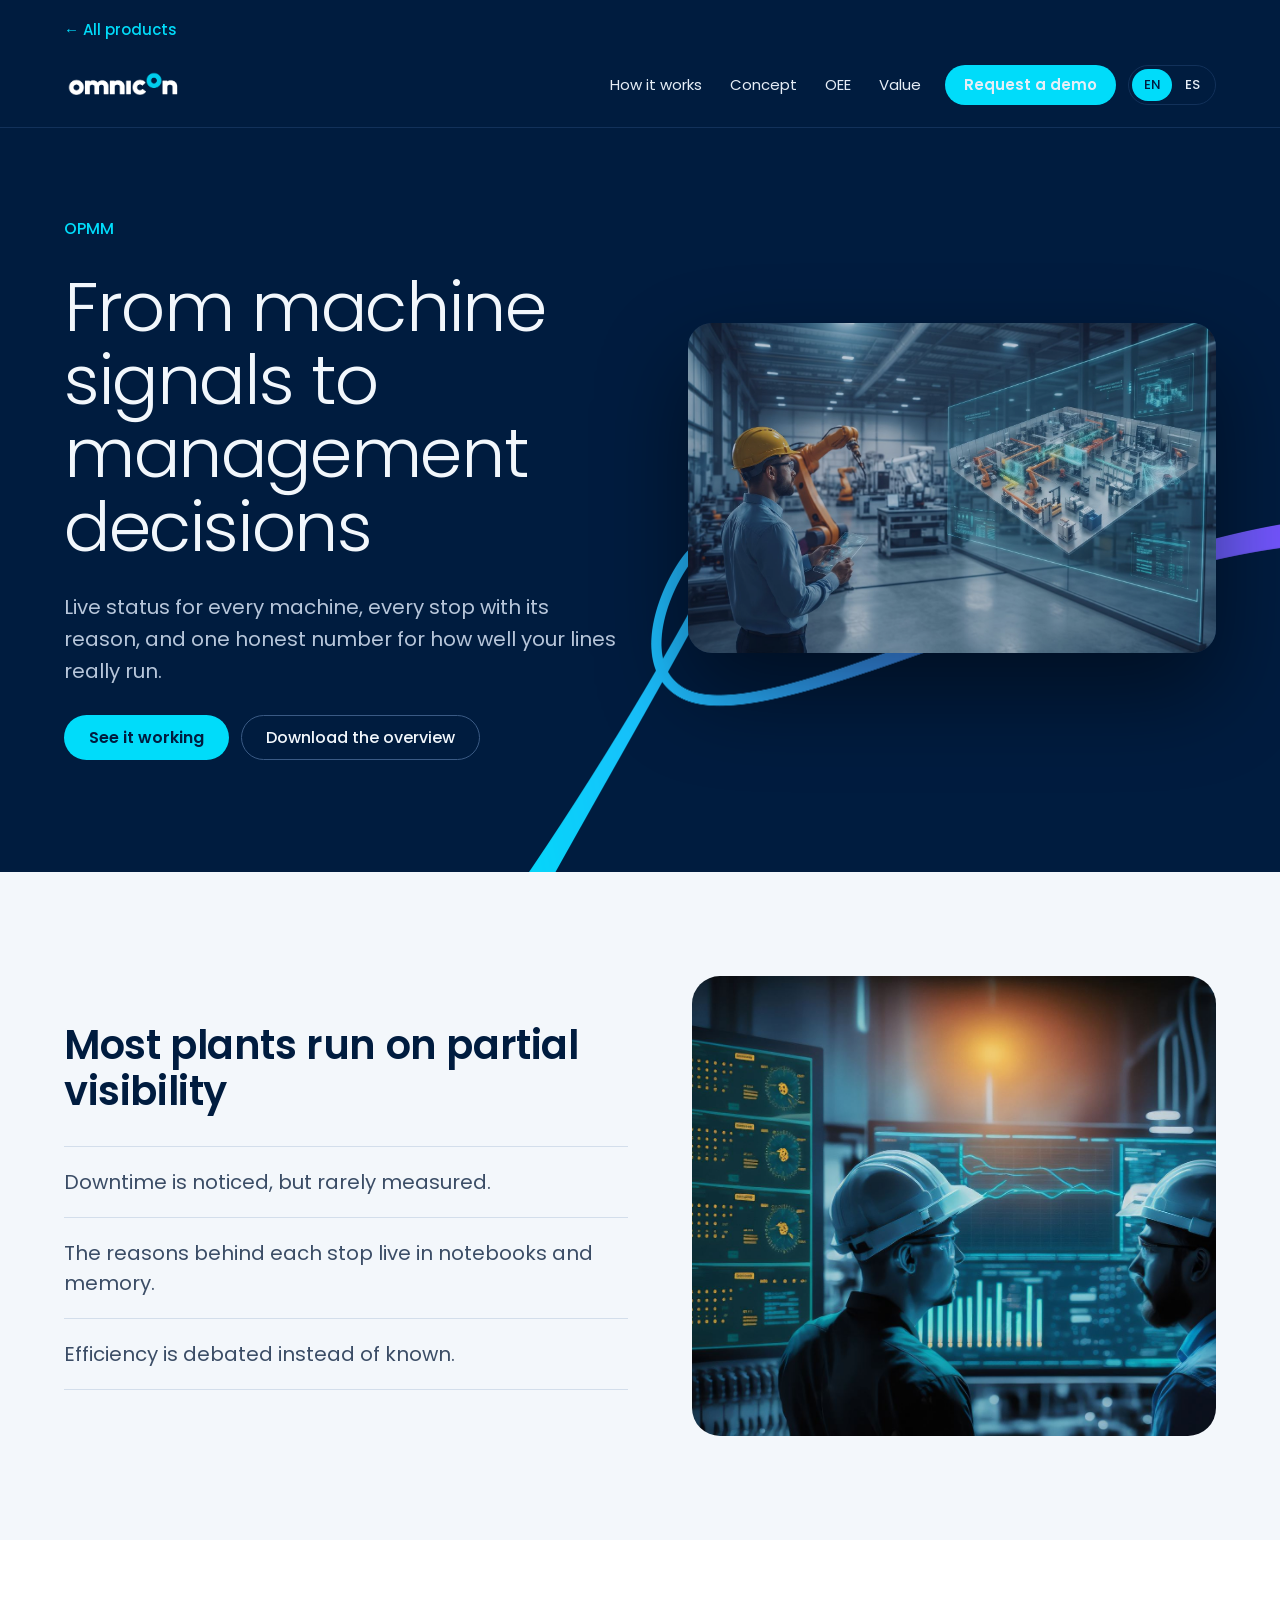
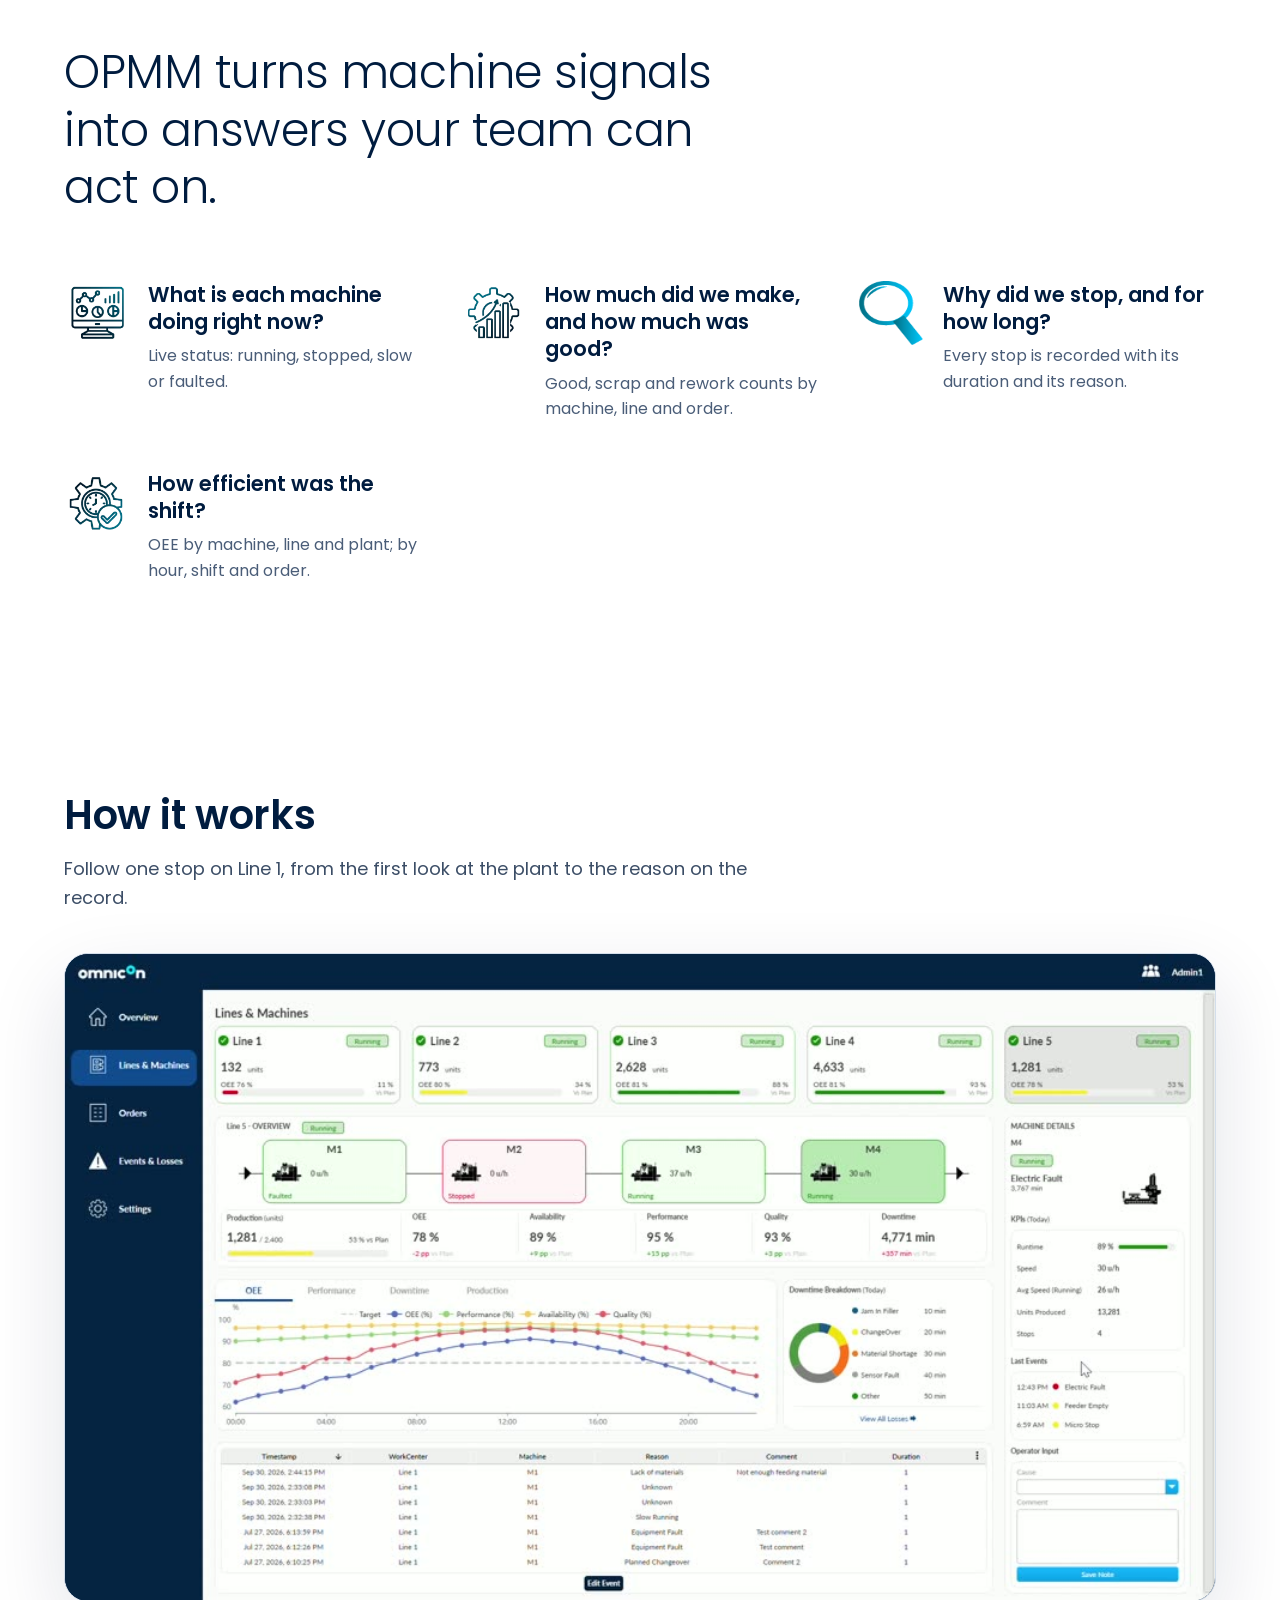
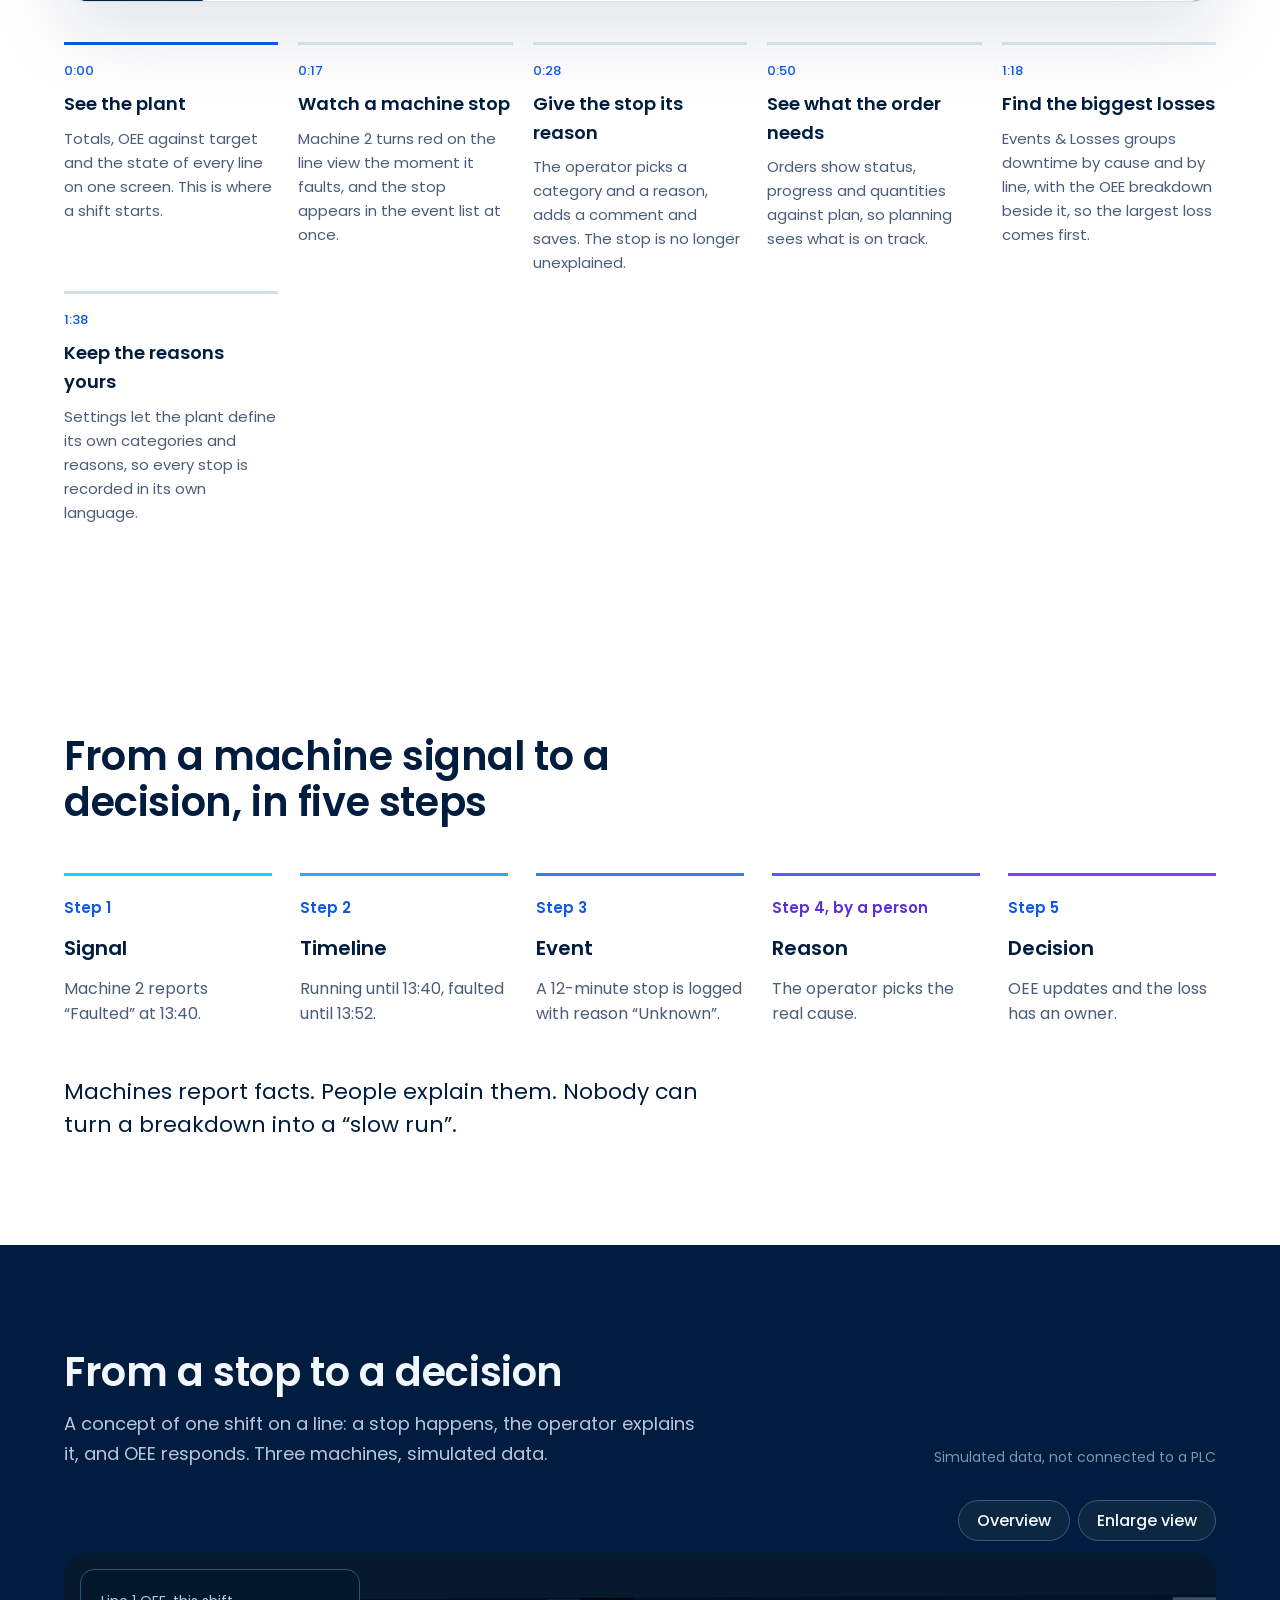
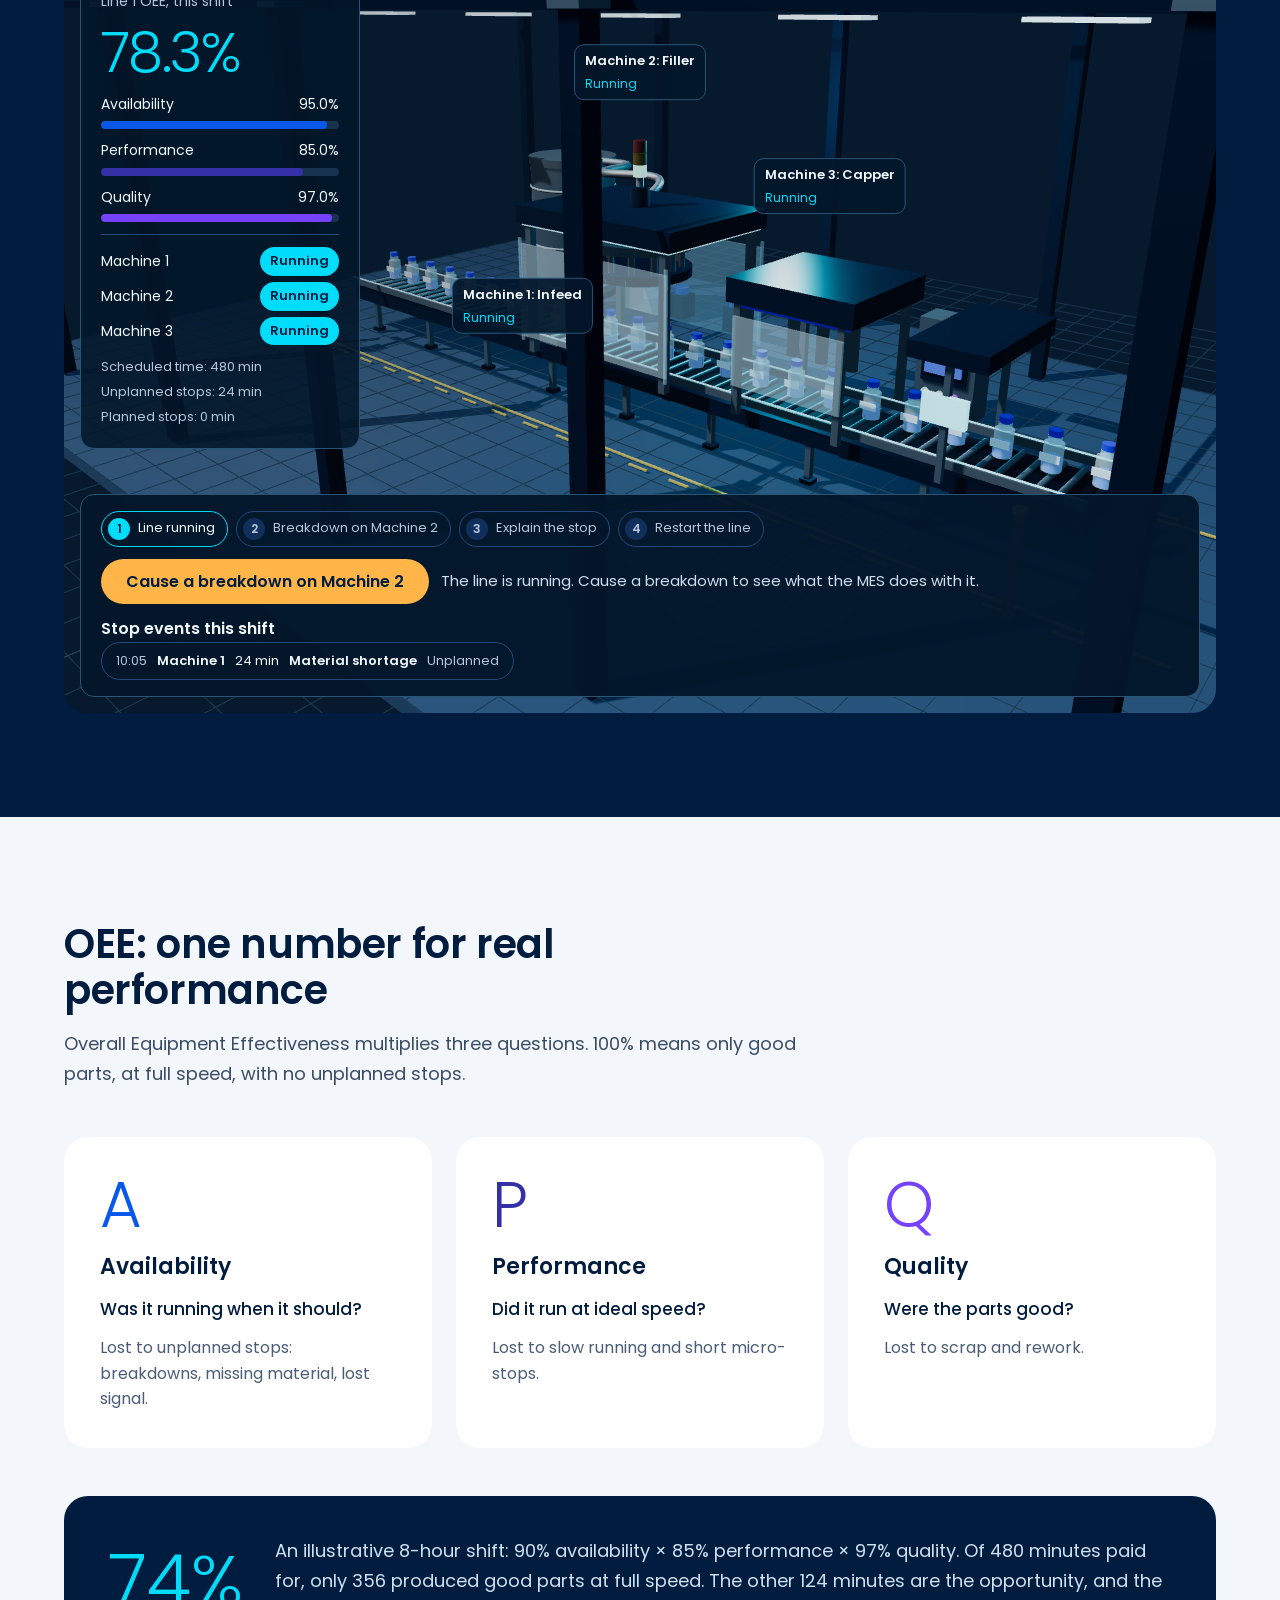
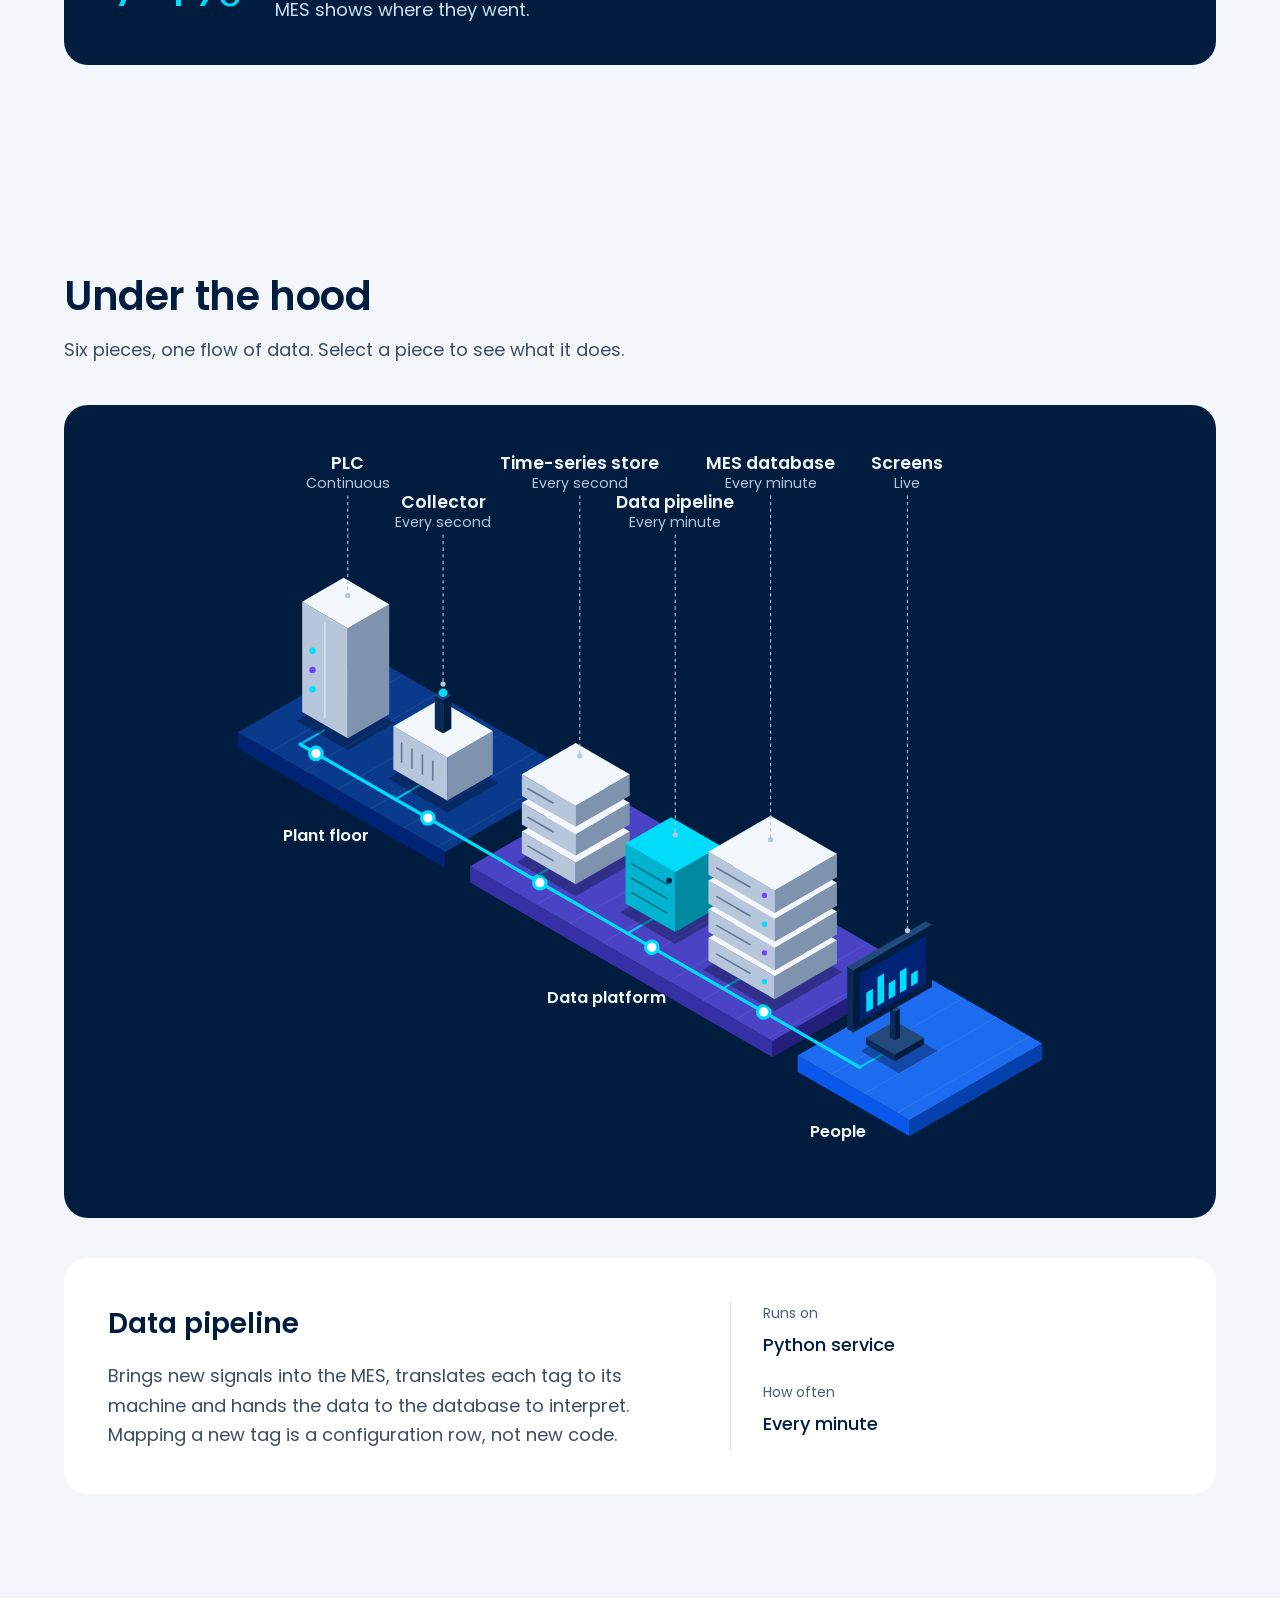
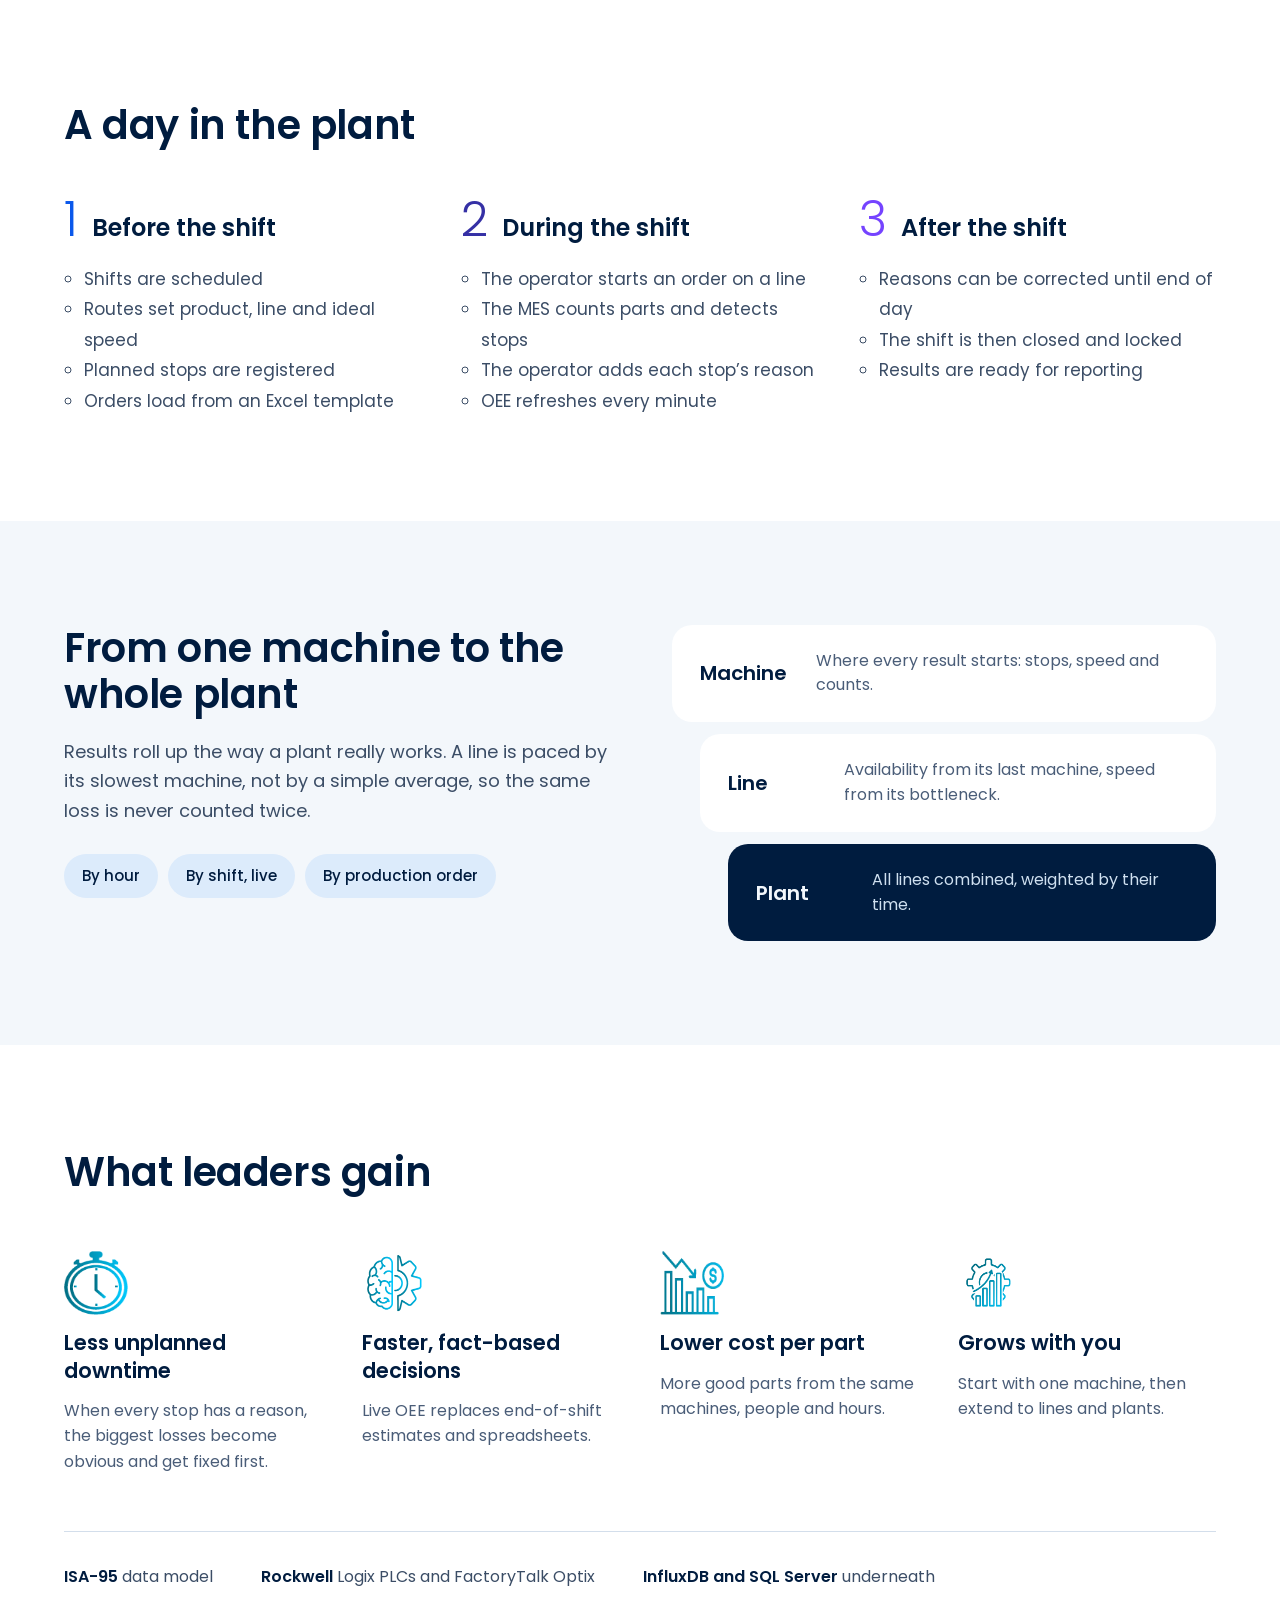
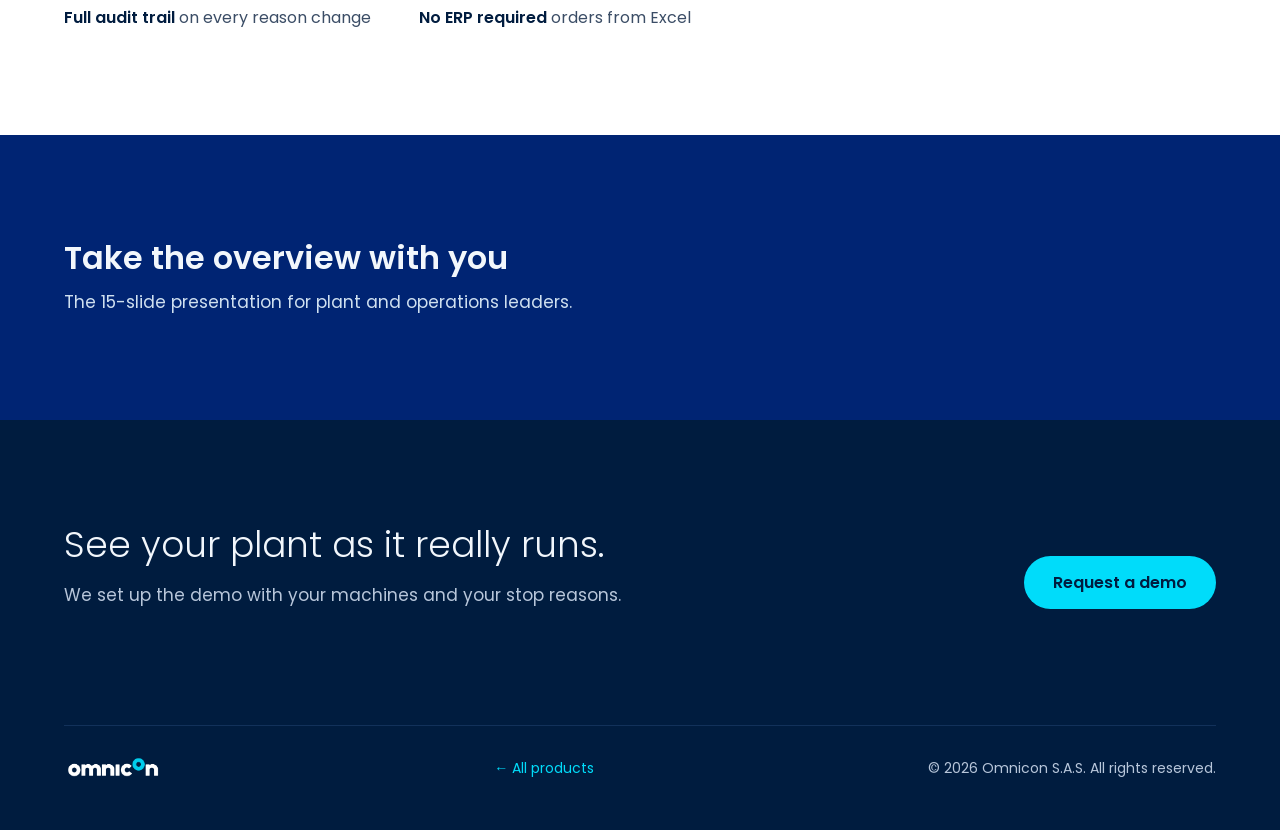
<file: products/mes/index.html>
<!DOCTYPE html><html lang="en"><head><meta charset="utf-8"><meta name="viewport" content="width=device-width, initial-scale=1"><title>OPMM: from machine signals to management decisions</title><meta name="description" content="Live machine status, every stop with its reason, and OEE by machine, line and plant. Built on ISA-95 for Rockwell plants."><style>@font-face{font-family:'Poppins';font-style:normal;font-weight:300;font-display:swap;src:url('../../brand/fonts/poppins/Poppins-Light.woff2') format('woff2')}@font-face{font-family:'Poppins';font-style:normal;font-weight:400;font-display:swap;src:url('../../brand/fonts/poppins/Poppins-Regular.woff2') format('woff2')}@font-face{font-family:'Poppins';font-style:normal;font-weight:500;font-display:swap;src:url('../../brand/fonts/poppins/Poppins-Medium.woff2') format('woff2')}@font-face{font-family:'Poppins';font-style:normal;font-weight:600;font-display:swap;src:url('../../brand/fonts/poppins/Poppins-SemiBold.woff2') format('woff2')}</style><link rel="stylesheet" href="../../assets/text.SRJlfve0.css"><link rel="stylesheet" href="../../assets/CtaBand.CBGF7iOj.css"><link rel="stylesheet" href="../../assets/ProductPage.D9-hGHxK.css"><link rel="stylesheet" href="../../assets/routes.Ch2uojh8.css"></head><body><a class="skip-link" href="#main">Skip to content</a><div class="back" data-astro-cid-5vhfxtp5><div class="container" data-astro-cid-5vhfxtp5><a href="../../index.html" data-astro-cid-5vhfxtp5>← All products</a></div></div><header class="site-header on-dark divided" data-astro-cid-nen7h5rs><div class="container bar" data-astro-cid-nen7h5rs><a class="brand" href="../../index.html" aria-label="Omnicon Products home" data-astro-cid-nen7h5rs><img src="../../brand/logo/omnicon-white.png" alt="Omnicon" height="34" data-astro-cid-nen7h5rs></a><nav class="nav" aria-label="Page sections" data-astro-cid-nen7h5rs><a href="#how" data-astro-cid-nen7h5rs>How it works</a><a href="#demo" data-astro-cid-nen7h5rs>Concept</a><a href="#oee" data-astro-cid-nen7h5rs>OEE</a><a href="#value" data-astro-cid-nen7h5rs>Value</a><a class="btn btn-signal cta" href="#contact" data-astro-cid-nen7h5rs>Request a demo</a><span class="lang" role="group" aria-label="Language" data-astro-cid-nen7h5rs><span aria-current="true" data-astro-cid-nen7h5rs>EN</span><a href="../../es/products/mes/index.html" hreflang="es" lang="es" data-astro-cid-nen7h5rs>ES</a></span></nav></div></header><main id="main" data-astro-cid-5vhfxtp5><section class="hero on-dark" style="--hero-art: url('../brand/graphics/signal-wave-2.png')" data-astro-cid-sf272gaj><div class="container grid" data-astro-cid-sf272gaj><div class="copy" data-astro-cid-sf272gaj><p class="label" data-astro-cid-sf272gaj>OPMM</p><h1 data-astro-cid-sf272gaj>From machine signals to management decisions</h1><p class="subtitle" data-astro-cid-sf272gaj>Live status for every machine, every stop with its reason, and one honest number for how well your lines really run.</p><div class="actions" data-astro-cid-sf272gaj><a class="btn btn-signal" href="#demo" data-astro-cid-sf272gaj>See it working</a><a class="btn btn-ghost-dark" href="#deck" data-astro-cid-sf272gaj>Download the overview</a></div></div><figure class="media" data-astro-cid-sf272gaj><img src="../../products/mes/digital-twin.jpg" alt="Engineer reviewing a holographic digital twin of the production line" width="1200" height="750" data-astro-cid-sf272gaj></figure></div></section><script type="module">var e=document.querySelector(`.motion`);e&&!window.matchMedia(`(prefers-reduced-motion: reduce)`).matches&&e.play().catch(()=>{});</script><section class="section problem" data-astro-cid-bcjrc2nk><div class="container grid" data-astro-cid-bcjrc2nk><div class="copy" data-astro-cid-bcjrc2nk><h2 data-astro-cid-bcjrc2nk>Most plants run on partial visibility</h2><ul class="statements" data-astro-cid-bcjrc2nk><li data-astro-cid-bcjrc2nk>Downtime is noticed, but rarely measured.</li><li data-astro-cid-bcjrc2nk>The reasons behind each stop live in notebooks and memory.</li><li data-astro-cid-bcjrc2nk>Efficiency is debated instead of known.</li></ul></div><img class="photo" src="../../products/mes/smart-manufacturing.jpg" alt="Two engineers reviewing production dashboards in a dark control room" width="1200" height="920" loading="lazy" data-astro-cid-bcjrc2nk></div></section><section class="section questions" data-astro-cid-kybqiiao><div class="container" data-astro-cid-kybqiiao><p class="promise" data-astro-cid-kybqiiao>OPMM turns machine signals into answers your team can act on.</p><div class="grid" data-astro-cid-kybqiiao><article class="item" data-astro-cid-kybqiiao><img src="../../brand/icons/monitor.png" alt="" width="64" height="64" loading="lazy" data-astro-cid-kybqiiao><div class="text" data-astro-cid-kybqiiao><h3 data-astro-cid-kybqiiao>What is each machine doing right now?</h3><p data-astro-cid-kybqiiao>Live status: running, stopped, slow or faulted.</p></div></article><article class="item" data-astro-cid-kybqiiao><img src="../../brand/icons/output.png" alt="" width="64" height="64" loading="lazy" data-astro-cid-kybqiiao><div class="text" data-astro-cid-kybqiiao><h3 data-astro-cid-kybqiiao>How much did we make, and how much was good?</h3><p data-astro-cid-kybqiiao>Good, scrap and rework counts by machine, line and order.</p></div></article><article class="item" data-astro-cid-kybqiiao><img src="../../brand/icons/search.png" alt="" width="64" height="64" loading="lazy" data-astro-cid-kybqiiao><div class="text" data-astro-cid-kybqiiao><h3 data-astro-cid-kybqiiao>Why did we stop, and for how long?</h3><p data-astro-cid-kybqiiao>Every stop is recorded with its duration and its reason.</p></div></article><article class="item" data-astro-cid-kybqiiao><img src="../../brand/icons/efficiency.png" alt="" width="64" height="64" loading="lazy" data-astro-cid-kybqiiao><div class="text" data-astro-cid-kybqiiao><h3 data-astro-cid-kybqiiao>How efficient was the shift?</h3><p data-astro-cid-kybqiiao>OEE by machine, line and plant; by hour, shift and order.</p></div></article></div></div></section><section id="how" class="section tour" data-astro-cid-3sv7prsd><div class="container" data-astro-cid-3sv7prsd><div class="intro" data-astro-cid-3sv7prsd><h2 data-astro-cid-3sv7prsd>How it works</h2><p data-astro-cid-3sv7prsd>Follow one stop on Line 1, from the first look at the plant to the reason on the record.</p></div><figure class="frame" data-astro-cid-3sv7prsd><video class="clip" autoplay muted loop playsinline preload="metadata" poster="../../products/mes/how-it-works-poster.jpg" aria-label="OPMM screens in order: plant overview, a machine stopping on Line 1, the operator giving the stop a reason, orders, events and losses, and settings" data-astro-cid-3sv7prsd><source src="../../products/mes/how-it-works.mp4" type="video/mp4" data-astro-cid-3sv7prsd></video></figure><ol class="points" data-astro-cid-3sv7prsd><li class="point" data-astro-cid-3sv7prsd><button type="button" class="chapter" data-at="0" data-astro-cid-3sv7prsd><span class="time" data-astro-cid-3sv7prsd>0:00</span><span class="name" data-astro-cid-3sv7prsd>See the plant</span><span class="body" data-astro-cid-3sv7prsd>Totals, OEE against target and the state of every line on one screen. This is where a shift starts.</span></button></li><li class="point" data-astro-cid-3sv7prsd><button type="button" class="chapter" data-at="17" data-astro-cid-3sv7prsd><span class="time" data-astro-cid-3sv7prsd>0:17</span><span class="name" data-astro-cid-3sv7prsd>Watch a machine stop</span><span class="body" data-astro-cid-3sv7prsd>Machine 2 turns red on the line view the moment it faults, and the stop appears in the event list at once.</span></button></li><li class="point" data-astro-cid-3sv7prsd><button type="button" class="chapter" data-at="28" data-astro-cid-3sv7prsd><span class="time" data-astro-cid-3sv7prsd>0:28</span><span class="name" data-astro-cid-3sv7prsd>Give the stop its reason</span><span class="body" data-astro-cid-3sv7prsd>The operator picks a category and a reason, adds a comment and saves. The stop is no longer unexplained.</span></button></li><li class="point" data-astro-cid-3sv7prsd><button type="button" class="chapter" data-at="50" data-astro-cid-3sv7prsd><span class="time" data-astro-cid-3sv7prsd>0:50</span><span class="name" data-astro-cid-3sv7prsd>See what the order needs</span><span class="body" data-astro-cid-3sv7prsd>Orders show status, progress and quantities against plan, so planning sees what is on track.</span></button></li><li class="point" data-astro-cid-3sv7prsd><button type="button" class="chapter" data-at="78" data-astro-cid-3sv7prsd><span class="time" data-astro-cid-3sv7prsd>1:18</span><span class="name" data-astro-cid-3sv7prsd>Find the biggest losses</span><span class="body" data-astro-cid-3sv7prsd>Events &amp; Losses groups downtime by cause and by line, with the OEE breakdown beside it, so the largest loss comes first.</span></button></li><li class="point" data-astro-cid-3sv7prsd><button type="button" class="chapter" data-at="98" data-astro-cid-3sv7prsd><span class="time" data-astro-cid-3sv7prsd>1:38</span><span class="name" data-astro-cid-3sv7prsd>Keep the reasons yours</span><span class="body" data-astro-cid-3sv7prsd>Settings let the plant define its own categories and reasons, so every stop is recorded in its own language.</span></button></li></ol></div></section><script type="module">var e=document.querySelector(`.tour .clip`),t=Array.from(document.querySelectorAll(`.tour .chapter`));if(e&&t.length){matchMedia(`(prefers-reduced-motion: reduce)`).matches&&(e.removeAttribute(`autoplay`),e.pause()),t.forEach(t=>t.addEventListener(`click`,()=>{e.currentTime=Number(t.dataset.at),e.play()}));let n=()=>{let n=0;t.forEach((t,r)=>{e.currentTime>=Number(t.dataset.at)&&(n=r)}),t.forEach((e,t)=>{t===n?e.setAttribute(`aria-current`,`step`):e.removeAttribute(`aria-current`)})};e.addEventListener(`timeupdate`,n),n()}</script><section class="section flow" data-astro-cid-jckjak5x><div class="container" data-astro-cid-jckjak5x><h2 data-astro-cid-jckjak5x>From a machine signal to a decision, in five steps</h2><ol class="steps" data-astro-cid-jckjak5x><li class="step" style="--accent: #00dcfa" data-astro-cid-jckjak5x><span class="label" data-astro-cid-jckjak5x>Step 1</span><span class="name" data-astro-cid-jckjak5x>Signal</span><span class="body" data-astro-cid-jckjak5x>Machine 2 reports “Faulted” at 13:40.</span></li><li class="step" style="--accent: #2ca9f5" data-astro-cid-jckjak5x><span class="label" data-astro-cid-jckjak5x>Step 2</span><span class="name" data-astro-cid-jckjak5x>Timeline</span><span class="body" data-astro-cid-jckjak5x>Running until 13:40, faulted until 13:52.</span></li><li class="step" style="--accent: #3c7af0" data-astro-cid-jckjak5x><span class="label" data-astro-cid-jckjak5x>Step 3</span><span class="name" data-astro-cid-jckjak5x>Event</span><span class="body" data-astro-cid-jckjak5x>A 12-minute stop is logged with reason “Unknown”.</span></li><li class="step human" style="--accent: #5a5cf8" data-astro-cid-jckjak5x><span class="label" data-astro-cid-jckjak5x>Step 4, by a person</span><span class="name" data-astro-cid-jckjak5x>Reason</span><span class="body" data-astro-cid-jckjak5x>The operator picks the real cause.</span></li><li class="step" style="--accent: #7543ff" data-astro-cid-jckjak5x><span class="label" data-astro-cid-jckjak5x>Step 5</span><span class="name" data-astro-cid-jckjak5x>Decision</span><span class="body" data-astro-cid-jckjak5x>OEE updates and the loss has an owner.</span></li></ol><p class="rule" data-astro-cid-jckjak5x>Machines report facts. People explain them. Nobody can turn a breakdown into a “slow run”.</p></div></section><section id="demo" class="section demo on-dark" data-astro-cid-egxjor4u><div class="container" data-astro-cid-egxjor4u><header class="head" data-astro-cid-egxjor4u><div class="copy" data-astro-cid-egxjor4u><h2 data-astro-cid-egxjor4u>From a stop to a decision</h2><p data-astro-cid-egxjor4u>A concept of one shift on a line: a stop happens, the operator explains it, and OEE responds. Three machines, simulated data.</p></div><p class="disclaimer" data-astro-cid-egxjor4u>Simulated data, not connected to a PLC</p></header><div class="stage" data-stage data-astro-cid-egxjor4u><div class="bar" data-astro-cid-egxjor4u><button type="button" class="btn btn-ghost-dark toggle" data-overview data-astro-cid-egxjor4u>Overview</button><button type="button" class="btn btn-ghost-dark toggle" data-toggle aria-expanded="false" data-enlarge="Enlarge view" data-restore="Back to normal view" data-astro-cid-egxjor4u>Enlarge view</button></div><div class="view" data-astro-cid-egxjor4u><div class="scene" data-scene role="img" aria-label="Line 1 digital twin, 3D view" data-astro-cid-egxjor4u><div class="tag" data-tag="m1" data-astro-cid-egxjor4u><span class="tag-name" data-astro-cid-egxjor4u>Machine 1: Infeed</span><span class="tag-state" data-tag-state data-astro-cid-egxjor4u>Running</span></div><div class="tag" data-tag="m2" data-astro-cid-egxjor4u><span class="tag-name" data-astro-cid-egxjor4u>Machine 2: Filler</span><span class="tag-state" data-tag-state data-astro-cid-egxjor4u>Running</span></div><div class="tag" data-tag="m3" data-astro-cid-egxjor4u><span class="tag-name" data-astro-cid-egxjor4u>Machine 3: Capper</span><span class="tag-state" data-tag-state data-astro-cid-egxjor4u>Running</span></div></div><aside class="hud-top" data-astro-cid-egxjor4u><p class="oee-label" data-astro-cid-egxjor4u>Line 1 OEE, this shift</p><p class="oee" data-oee data-astro-cid-egxjor4u>78.3%</p><div class="bars" data-astro-cid-egxjor4u><div class="bar-row" data-astro-cid-egxjor4u><div class="bar-head" data-astro-cid-egxjor4u><span data-astro-cid-egxjor4u>Availability</span><span data-metric="availability" data-astro-cid-egxjor4u>95.0%</span></div><div class="track" data-astro-cid-egxjor4u><div class="fill" data-fill="availability" style="width: 95.0%; background: var(--action)" data-astro-cid-egxjor4u></div></div></div><div class="bar-row" data-astro-cid-egxjor4u><div class="bar-head" data-astro-cid-egxjor4u><span data-astro-cid-egxjor4u>Performance</span><span data-metric="performance" data-astro-cid-egxjor4u>85.0%</span></div><div class="track" data-astro-cid-egxjor4u><div class="fill" data-fill="performance" style="width: 85.0%; background: var(--indigo)" data-astro-cid-egxjor4u></div></div></div><div class="bar-row" data-astro-cid-egxjor4u><div class="bar-head" data-astro-cid-egxjor4u><span data-astro-cid-egxjor4u>Quality</span><span data-metric="quality" data-astro-cid-egxjor4u>97.0%</span></div><div class="track" data-astro-cid-egxjor4u><div class="fill" data-fill="quality" style="width: 97.0%; background: var(--volt)" data-astro-cid-egxjor4u></div></div></div></div><ul class="machine-list" data-astro-cid-egxjor4u><li data-astro-cid-egxjor4u><span data-astro-cid-egxjor4u>Machine 1</span><span class="pill running" data-machine="Machine 1" data-astro-cid-egxjor4u>Running</span></li><li data-astro-cid-egxjor4u><span data-astro-cid-egxjor4u>Machine 2</span><span class="pill running" data-machine="Machine 2" data-astro-cid-egxjor4u>Running</span></li><li data-astro-cid-egxjor4u><span data-astro-cid-egxjor4u>Machine 3</span><span class="pill running" data-machine="Machine 3" data-astro-cid-egxjor4u>Running</span></li></ul><div class="totals" data-astro-cid-egxjor4u><span data-astro-cid-egxjor4u>Scheduled time: 480 min</span><span data-unplanned-total data-astro-cid-egxjor4u>Unplanned stops: 24 min</span><span data-planned-total data-astro-cid-egxjor4u>Planned stops: 0 min</span></div></aside><div class="hud-bottom" data-astro-cid-egxjor4u><ol class="steps" data-steps data-astro-cid-egxjor4u><li class="step current" data-step="0" data-astro-cid-egxjor4u><span class="step-num" data-astro-cid-egxjor4u>1</span><span data-astro-cid-egxjor4u>Line running</span></li><li class="step" data-step="1" data-astro-cid-egxjor4u><span class="step-num" data-astro-cid-egxjor4u>2</span><span data-astro-cid-egxjor4u>Breakdown on Machine 2</span></li><li class="step" data-step="2" data-astro-cid-egxjor4u><span class="step-num" data-astro-cid-egxjor4u>3</span><span data-astro-cid-egxjor4u>Explain the stop</span></li><li class="step" data-step="3" data-astro-cid-egxjor4u><span class="step-num" data-astro-cid-egxjor4u>4</span><span data-astro-cid-egxjor4u>Restart the line</span></li></ol><div class="controls" data-astro-cid-egxjor4u><button type="button" class="btn btn-fault" data-fault data-astro-cid-egxjor4u>Cause a breakdown on Machine 2</button><button type="button" class="btn btn-signal" data-restart hidden data-astro-cid-egxjor4u>Restart the line</button><p class="message" data-message aria-live="polite" data-astro-cid-egxjor4u>The line is running. Cause a breakdown to see what the MES does with it.</p></div><div class="prompt" data-prompt hidden data-astro-cid-egxjor4u><p data-astro-cid-egxjor4u>You are the operator. Why did Machine 2 stop?</p><div class="reasons" data-astro-cid-egxjor4u><button type="button" class="btn btn-reason" data-reason="electrical" data-astro-cid-egxjor4u>Electrical fault</button><button type="button" class="btn btn-reason" data-reason="material" data-astro-cid-egxjor4u>Material shortage</button><button type="button" class="btn btn-reason" data-reason="planned" data-astro-cid-egxjor4u>Planned changeover</button></div></div><div class="events" data-astro-cid-egxjor4u><h3 data-astro-cid-egxjor4u>Stop events this shift</h3><ul class="chips" data-events data-astro-cid-egxjor4u><li class="chip" data-astro-cid-egxjor4u><span class="chip-time" data-astro-cid-egxjor4u>10:05</span><span class="chip-machine" data-astro-cid-egxjor4u>Machine 1</span><span data-astro-cid-egxjor4u>24 min</span><span class="chip-reason" data-astro-cid-egxjor4u>Material shortage</span><span class="chip-kind" data-astro-cid-egxjor4u>Unplanned</span></li></ul></div></div></div></div></div></section><script type="application/json" id="demo-config">{"demo":{"title":"From a stop to a decision","intro":"A concept of one shift on a line: a stop happens, the operator explains it, and OEE responds. Three machines, simulated data.","disclaimer":"Simulated data, not connected to a PLC","shiftMinutes":480,"performance":0.85,"quality":0.97,"machines":[{"id":"m1","name":"Machine 1","station":"Infeed","role":"Infeed"},{"id":"m2","name":"Machine 2","station":"Filler","role":"Bottleneck, 1.5 s per part","faultable":true},{"id":"m3","name":"Machine 3","station":"Capper","role":"Last machine"}],"seedEvents":[{"time":"10:05","machine":"Machine 1","minutes":24,"reason":"Material shortage","planned":false}],"fault":{"machine":"Machine 2","time":"13:40","minutes":12,"button":"Cause a breakdown on Machine 2","prompt":"You are the operator. Why did Machine 2 stop?","repeatEvery":30},"reasons":[{"id":"electrical","label":"Electrical fault","planned":false},{"id":"material","label":"Material shortage","planned":false},{"id":"planned","label":"Planned changeover","planned":true}],"messages":{"idle":"The line is running. Cause a breakdown to see what the MES does with it.","unknown":"The PLC reported the stop. The MES logged it as Unknown and counts it as unplanned until a person explains it.","restart":"Reason recorded. Restart the line to resume production.","restarted":"Line restarted. The stop stays in the log with its reason and its effect on OEE."},"v2":{"engine":"three@0.160.1","reference":"design/reference/production-management-3d.html"}},"ui":{"lineOee":"Line 1 OEE, this shift","availability":"Availability","performance":"Performance","quality":"Quality","scheduled":"Scheduled time: {minutes} min","unplannedStops":"Unplanned stops: {minutes} min","plannedStops":"Planned stops: {minutes} min","events":"Stop events this shift","unknown":"Unknown","unplanned":"Unplanned","planned":"Planned","minutes":"{minutes} min","running":"Running","faulted":"Faulted","faultAlert":"Stopped, no reason logged","overview":"Overview","restart":"Restart the line","steps":["Line running","Breakdown on Machine 2","Explain the stop","Restart the line"]},"twin":{"title":"Line 1 digital twin, 3D view","enlarge":"Enlarge view","restore":"Back to normal view"}}</script><script type="module" src="../../assets/Demo.astro_astro_type_script_index_0_lang.T-6jdrsV.js"></script><section id="oee" class="section kpi" data-astro-cid-ema33t4h><div class="container" data-astro-cid-ema33t4h><div class="intro" data-astro-cid-ema33t4h><h2 data-astro-cid-ema33t4h>OEE: one number for real performance</h2><p data-astro-cid-ema33t4h>Overall Equipment Effectiveness multiplies three questions. 100% means only good parts, at full speed, with no unplanned stops.</p></div><div class="factors" data-astro-cid-ema33t4h><article class="factor" data-astro-cid-ema33t4h><span class="letter" style="color: var(--action)" data-astro-cid-ema33t4h>A</span><h3 data-astro-cid-ema33t4h>Availability</h3><p class="question" data-astro-cid-ema33t4h>Was it running when it should?</p><p class="loss" data-astro-cid-ema33t4h>Lost to unplanned stops: breakdowns, missing material, lost signal.</p></article><article class="factor" data-astro-cid-ema33t4h><span class="letter" style="color: var(--indigo)" data-astro-cid-ema33t4h>P</span><h3 data-astro-cid-ema33t4h>Performance</h3><p class="question" data-astro-cid-ema33t4h>Did it run at ideal speed?</p><p class="loss" data-astro-cid-ema33t4h>Lost to slow running and short micro-stops.</p></article><article class="factor" data-astro-cid-ema33t4h><span class="letter" style="color: var(--volt)" data-astro-cid-ema33t4h>Q</span><h3 data-astro-cid-ema33t4h>Quality</h3><p class="question" data-astro-cid-ema33t4h>Were the parts good?</p><p class="loss" data-astro-cid-ema33t4h>Lost to scrap and rework.</p></article></div><div class="example" data-astro-cid-ema33t4h><p class="value" data-astro-cid-ema33t4h>74%</p><p class="body" data-astro-cid-ema33t4h>An illustrative 8-hour shift: 90% availability × 85% performance × 97% quality. Of 480 minutes paid for, only 356 produced good parts at full speed. The other 124 minutes are the opportunity, and the MES shows where they went.</p></div></div></section><section id="architecture" class="section how" data-astro-cid-pgmysxqw><div class="container" data-astro-cid-pgmysxqw><div class="intro" data-astro-cid-pgmysxqw><h2 data-astro-cid-pgmysxqw>Under the hood</h2><p data-astro-cid-pgmysxqw>Six pieces, one flow of data. Select a piece to see what it does.</p></div><div class="stage" data-astro-cid-pgmysxqw><svg class="iso" viewBox="0 -197.3 1000 696.3" role="group" aria-label="Under the hood"><g><g><polygon class="z" points="130.4,85.4 320.9,195.4 320.9,180.4 130.4,70.4" fill="#002473"/><polygon class="z" points="442.8,125.0 320.9,195.4 320.9,180.4 442.8,110.0" fill="#001c3f"/><polygon class="z" points="252.3,0.0 442.8,110.0 320.9,180.4 130.4,70.4" fill="#0a3a8c"/><line class="iso-grid" x1="282.8" y1="17.6" x2="160.9" y2="88.0"/><line class="iso-grid" x1="313.3" y1="35.2" x2="191.4" y2="105.6"/><line class="iso-grid" x1="343.8" y1="52.8" x2="221.8" y2="123.2"/><line class="iso-grid" x1="374.3" y1="70.4" x2="252.3" y2="140.8"/><line class="iso-grid" x1="404.7" y1="88.0" x2="282.8" y2="158.4"/><line class="iso-grid" x1="435.2" y1="105.6" x2="313.3" y2="176.0"/></g><g><polygon class="z" points="343.8,208.6 621.9,369.2 621.9,354.2 343.8,193.6" fill="#3530a5"/><polygon class="z" points="743.9,298.8 621.9,369.2 621.9,354.2 743.9,283.8" fill="#231f7a"/><polygon class="z" points="465.7,123.2 743.9,283.8 621.9,354.2 343.8,193.6" fill="#4a44c4"/><line class="iso-grid" x1="496.2" y1="140.8" x2="374.3" y2="211.2"/><line class="iso-grid" x1="526.7" y1="158.4" x2="404.7" y2="228.8"/><line class="iso-grid" x1="557.2" y1="176.0" x2="435.2" y2="246.4"/><line class="iso-grid" x1="587.6" y1="193.6" x2="465.7" y2="264.0"/><line class="iso-grid" x1="618.1" y1="211.2" x2="496.2" y2="281.6"/><line class="iso-grid" x1="648.6" y1="228.8" x2="526.7" y2="299.2"/><line class="iso-grid" x1="679.1" y1="246.4" x2="557.2" y2="316.8"/><line class="iso-grid" x1="709.6" y1="264.0" x2="587.6" y2="334.4"/><line class="iso-grid" x1="740.1" y1="281.6" x2="618.1" y2="352.0"/></g><g><polygon class="z" points="644.8,382.4 747.7,441.8 747.7,426.8 644.8,367.4" fill="#0a58eb"/><polygon class="z" points="869.6,371.4 747.7,441.8 747.7,426.8 869.6,356.4" fill="#0640ad"/><polygon class="z" points="766.7,297.0 869.6,356.4 747.7,426.8 644.8,367.4" fill="#1d6cf0"/><line class="iso-grid" x1="797.2" y1="314.6" x2="675.3" y2="385.0"/><line class="iso-grid" x1="827.7" y1="332.2" x2="705.8" y2="402.6"/><line class="iso-grid" x1="858.2" y1="349.8" x2="736.2" y2="420.2"/></g></g><g><line class="iso-stub" x1="210.4" y1="68.2" x2="187.5" y2="81.4"/><line class="iso-stub" x1="298.0" y1="118.8" x2="275.2" y2="132.0"/><line class="iso-stub" x1="423.8" y1="191.4" x2="400.9" y2="204.6"/><line class="iso-stub" x1="511.4" y1="242.0" x2="488.6" y2="255.2"/><line class="iso-stub" x1="599.1" y1="292.6" x2="576.2" y2="305.8"/><line class="iso-stub" x1="724.8" y1="365.2" x2="702.0" y2="378.4"/><path class="iso-route" d="M187.5 81.4 L275.2 132.0 L400.9 204.6 L488.6 255.2 L576.2 305.8 L702.0 378.4 "/><circle class="iso-pulse" r="5.7"><animateMotion dur="7s" repeatCount="indefinite" begin="-0s" path="M187.5 81.4 L275.2 132.0 L400.9 204.6 L488.6 255.2 L576.2 305.8 L702.0 378.4 "/></circle><circle class="iso-pulse" r="5.7"><animateMotion dur="7s" repeatCount="indefinite" begin="-1.4s" path="M187.5 81.4 L275.2 132.0 L400.9 204.6 L488.6 255.2 L576.2 305.8 L702.0 378.4 "/></circle><circle class="iso-pulse" r="5.7"><animateMotion dur="7s" repeatCount="indefinite" begin="-2.8s" path="M187.5 81.4 L275.2 132.0 L400.9 204.6 L488.6 255.2 L576.2 305.8 L702.0 378.4 "/></circle><circle class="iso-pulse" r="5.7"><animateMotion dur="7s" repeatCount="indefinite" begin="-4.199999999999999s" path="M187.5 81.4 L275.2 132.0 L400.9 204.6 L488.6 255.2 L576.2 305.8 L702.0 378.4 "/></circle><circle class="iso-pulse" r="5.7"><animateMotion dur="7s" repeatCount="indefinite" begin="-5.6s" path="M187.5 81.4 L275.2 132.0 L400.9 204.6 L488.6 255.2 L576.2 305.8 L702.0 378.4 "/></circle></g><g><g class="iso-node" tabindex="0" role="button" aria-pressed="false" aria-label="PLC" data-layer="plc"><polygon class="iso-shadow" points="227.6,35.0 274.4,62.0 231.4,86.9 184.5,59.8"/><polygon class="b-l" points="189.5,51.7 231.4,75.9 231.4,-25.3 189.5,-49.5"/><polygon class="b-r" points="269.5,53.9 231.4,75.9 231.4,-25.3 269.5,-47.3"/><polygon class="b-t" points="227.6,-71.5 269.5,-47.3 231.4,-25.3 189.5,-49.5"/><line class="iso-seam" x1="210.4" y1="57.2" x2="210.4" y2="-30.8"/><circle class="iso-led" cx="199.0" cy="30.8" r="3"/><circle class="iso-led-v" cx="199.0" cy="13.2" r="3"/><circle class="iso-led" cx="199.0" cy="-4.4" r="3"/></g><g class="iso-node" tabindex="0" role="button" aria-pressed="false" aria-label="Collector" data-layer="collect"><polygon class="iso-shadow" points="315.2,85.6 369.7,117.0 322.8,144.1 268.3,112.6"/><polygon class="b-l" points="273.3,104.5 322.8,133.1 322.8,93.5 273.3,64.9"/><polygon class="b-r" points="364.7,108.9 322.8,133.1 322.8,93.5 364.7,69.3"/><polygon class="b-t" points="315.2,40.7 364.7,69.3 322.8,93.5 273.3,64.9"/><polygon class="d-l" points="311.4,67.1 319.0,71.5 319.0,40.7 311.4,36.3"/><polygon class="d-r" points="326.6,67.1 319.0,71.5 319.0,40.7 326.6,36.3"/><polygon class="d-t" points="319.0,31.9 326.6,36.3 319.0,40.7 311.4,36.3"/><circle class="iso-led" cx="319.0" cy="34.1" r="4"/><line class="iso-slot" x1="280.9" y1="97.9" x2="280.9" y2="80.3"/><line class="iso-slot" x1="290.4" y1="103.4" x2="290.4" y2="85.8"/><line class="iso-slot" x1="300.0" y1="108.9" x2="300.0" y2="91.3"/><line class="iso-slot" x1="309.5" y1="114.4" x2="309.5" y2="96.8"/></g><g class="iso-node" tabindex="0" role="button" aria-pressed="false" aria-label="Time-series store" data-layer="influx"><polygon class="iso-shadow" points="440.9,158.2 495.4,189.6 440.9,221.1 386.5,189.6"/><polygon class="b-l" points="391.4,181.5 440.9,210.1 440.9,190.3 391.4,161.7"/><polygon class="b-r" points="490.5,181.5 440.9,210.1 440.9,190.3 490.5,161.7"/><polygon class="b-t" points="440.9,133.1 490.5,161.7 440.9,190.3 391.4,161.7"/><line class="iso-slot" x1="397.1" y1="175.1" x2="420.0" y2="188.3"/><polygon class="b-l" points="391.4,155.1 440.9,183.7 440.9,163.9 391.4,135.3"/><polygon class="b-r" points="490.5,155.1 440.9,183.7 440.9,163.9 490.5,135.3"/><polygon class="b-t" points="440.9,106.7 490.5,135.3 440.9,163.9 391.4,135.3"/><line class="iso-slot" x1="397.1" y1="148.7" x2="420.0" y2="161.9"/><polygon class="b-l" points="391.4,128.7 440.9,157.3 440.9,137.5 391.4,108.9"/><polygon class="b-r" points="490.5,128.7 440.9,157.3 440.9,137.5 490.5,108.9"/><polygon class="b-t" points="440.9,80.3 490.5,108.9 440.9,137.5 391.4,108.9"/><line class="iso-slot" x1="397.1" y1="122.3" x2="420.0" y2="135.5"/></g><g class="iso-node is-on" tabindex="0" role="button" aria-pressed="true" aria-label="Data pipeline" data-layer="etl"><polygon class="iso-shadow" points="528.6,208.8 579.3,238.0 532.4,265.1 481.7,235.8"/><polygon class="b-l" points="486.7,227.7 532.4,254.1 532.4,199.1 486.7,172.7"/><polygon class="b-r" points="574.3,229.9 532.4,254.1 532.4,199.1 574.3,174.9"/><polygon class="b-t" points="528.6,148.5 574.3,174.9 532.4,199.1 486.7,172.7"/><line class="iso-slot" x1="492.4" y1="217.8" x2="524.8" y2="236.5"/><line class="iso-slot" x1="492.4" y1="204.6" x2="524.8" y2="223.3"/><line class="iso-slot" x1="492.4" y1="191.4" x2="524.8" y2="210.1"/><circle class="iso-led" cx="526.7" cy="206.8" r="2.6"/></g><g class="iso-node" tabindex="0" role="button" aria-pressed="false" aria-label="MES database" data-layer="mes"><polygon class="iso-shadow" points="620.0,252.8 685.9,290.8 623.8,326.7 557.9,288.6"/><polygon class="b-l" points="562.9,280.5 623.8,315.7 623.8,294.6 562.9,259.4"/><polygon class="b-r" points="681.0,282.7 623.8,315.7 623.8,294.6 681.0,261.6"/><polygon class="b-t" points="620.0,226.4 681.0,261.6 623.8,294.6 562.9,259.4"/><line class="iso-slot" x1="570.5" y1="274.3" x2="601.0" y2="291.9"/><circle class="iso-led" cx="614.3" cy="299.6" r="2.4"/><polygon class="b-l" points="562.9,254.1 623.8,289.3 623.8,268.2 562.9,233.0"/><polygon class="b-r" points="681.0,256.3 623.8,289.3 623.8,268.2 681.0,235.2"/><polygon class="b-t" points="620.0,200.0 681.0,235.2 623.8,268.2 562.9,233.0"/><line class="iso-slot" x1="570.5" y1="247.9" x2="601.0" y2="265.5"/><circle class="iso-led-v" cx="614.3" cy="273.2" r="2.4"/><polygon class="b-l" points="562.9,227.7 623.8,262.9 623.8,241.8 562.9,206.6"/><polygon class="b-r" points="681.0,229.9 623.8,262.9 623.8,241.8 681.0,208.8"/><polygon class="b-t" points="620.0,173.6 681.0,208.8 623.8,241.8 562.9,206.6"/><line class="iso-slot" x1="570.5" y1="221.5" x2="601.0" y2="239.1"/><circle class="iso-led" cx="614.3" cy="246.8" r="2.4"/><polygon class="b-l" points="562.9,201.3 623.8,236.5 623.8,215.4 562.9,180.2"/><polygon class="b-r" points="681.0,203.5 623.8,236.5 623.8,215.4 681.0,182.4"/><polygon class="b-t" points="620.0,147.2 681.0,182.4 623.8,215.4 562.9,180.2"/><line class="iso-slot" x1="570.5" y1="195.1" x2="601.0" y2="212.7"/><circle class="iso-led-v" cx="614.3" cy="220.4" r="2.4"/></g><g class="iso-node" tabindex="0" role="button" aria-pressed="false" aria-label="Screens" data-layer="hmi"><polygon class="iso-shadow" points="738.1,343.0 773.6,363.4 738.1,383.9 702.7,363.4"/><polygon class="d-l" points="707.7,357.5 734.3,372.9 734.3,366.7 707.7,351.3"/><polygon class="d-r" points="761.0,357.5 734.3,372.9 734.3,366.7 761.0,351.3"/><polygon class="d-t" points="734.3,335.9 761.0,351.3 734.3,366.7 707.7,351.3"/><polygon class="d-l" points="729.8,350.9 734.3,353.5 734.3,327.1 729.8,324.5"/><polygon class="d-r" points="738.9,350.9 734.3,353.5 734.3,327.1 738.9,324.5"/><polygon class="d-t" points="734.3,321.9 738.9,324.5 734.3,327.1 729.8,324.5"/><polygon class="d-l" points="690.5,343.2 695.9,346.3 695.9,289.1 690.5,286.0"/><polygon class="d-r" points="768.3,304.5 695.9,346.3 695.9,289.1 768.3,247.3"/><polygon class="d-t" points="762.9,244.2 768.3,247.3 695.9,289.1 690.5,286.0"/><polygon class="iso-screen" points="762.9,301.4 702.0,336.6 702.0,292.6 762.9,257.4"/><polygon class="iso-bar" points="755.3,300.5 749.2,304.0 749.2,292.5 755.3,289.0"/><polygon class="iso-bar" points="745.0,306.5 738.9,310.0 738.9,290.2 745.0,286.7"/><polygon class="iso-bar" points="734.7,312.4 728.6,315.9 728.6,301.1 734.7,297.5"/><polygon class="iso-bar" points="724.4,318.3 718.3,321.9 718.3,295.5 724.4,291.9"/><polygon class="iso-bar" points="714.1,324.3 708.0,327.8 708.0,309.6 714.1,306.1"/></g></g><g><text class="iso-zone" x="211.7" y="170.4" text-anchor="middle">Plant floor</text><text class="iso-zone" x="468.9" y="318.9" text-anchor="middle">Data platform</text><text class="iso-zone" x="682.2" y="442.1" text-anchor="middle">People</text><g class="iso-label"><line class="iso-leader" x1="231.4" y1="-147.3" x2="231.4" y2="-57.3"/><circle class="iso-tip" cx="231.4" cy="-55.3" r="2.4"/><text class="iso-name" x="231.4" y="-171.3" text-anchor="middle">PLC</text><text class="iso-sub" x="231.4" y="-154.3" text-anchor="middle">Continuous</text></g><g class="iso-label"><line class="iso-leader" x1="319.0" y1="-111.3" x2="319.0" y2="24.1"/><circle class="iso-tip" cx="319.0" cy="26.1" r="2.4"/><text class="iso-name" x="319.0" y="-135.3" text-anchor="middle">Collector</text><text class="iso-sub" x="319.0" y="-118.3" text-anchor="middle">Every second</text></g><g class="iso-label"><line class="iso-leader" x1="444.7" y1="-147.3" x2="444.7" y2="90.1"/><circle class="iso-tip" cx="444.7" cy="92.1" r="2.4"/><text class="iso-name" x="444.7" y="-171.3" text-anchor="middle">Time-series store</text><text class="iso-sub" x="444.7" y="-154.3" text-anchor="middle">Every second</text></g><g class="iso-label"><line class="iso-leader" x1="532.4" y1="-111.3" x2="532.4" y2="162.7"/><circle class="iso-tip" cx="532.4" cy="164.7" r="2.4"/><text class="iso-name" x="532.4" y="-135.3" text-anchor="middle">Data pipeline</text><text class="iso-sub" x="532.4" y="-118.3" text-anchor="middle">Every minute</text></g><g class="iso-label"><line class="iso-leader" x1="620.0" y1="-147.3" x2="620.0" y2="167.1"/><circle class="iso-tip" cx="620.0" cy="169.1" r="2.4"/><text class="iso-name" x="620.0" y="-171.3" text-anchor="middle">MES database</text><text class="iso-sub" x="620.0" y="-154.3" text-anchor="middle">Every minute</text></g><g class="iso-label"><line class="iso-leader" x1="745.8" y1="-147.3" x2="745.8" y2="250.7"/><circle class="iso-tip" cx="745.8" cy="252.7" r="2.4"/><text class="iso-name" x="745.8" y="-171.3" text-anchor="middle">Screens</text><text class="iso-sub" x="745.8" y="-154.3" text-anchor="middle">Live</text></g></g></svg></div><div class="layers" data-astro-cid-pgmysxqw><button type="button" class="layer" aria-pressed="false" data-id="plc" data-name="PLC" data-tech="Rockwell Logix controllers" data-cadence="Continuous" data-detail="Each machine’s controller already knows whether it is running, stopped or slow, and counts every part it makes. The MES reads those signals; it does not change how the machine is programmed." data-astro-cid-pgmysxqw><span class="zone" data-astro-cid-pgmysxqw>Plant floor</span><span class="name" data-astro-cid-pgmysxqw>PLC</span></button><button type="button" class="layer" aria-pressed="false" data-id="collect" data-name="Collector" data-tech="Node-RED and FactoryTalk Optix" data-cadence="Every second" data-detail="Picks up the PLC tags and publishes them with a timestamp, without extra wiring on the machines." data-astro-cid-pgmysxqw><span class="zone" data-astro-cid-pgmysxqw>Plant floor</span><span class="name" data-astro-cid-pgmysxqw>Collector</span></button><button type="button" class="layer" aria-pressed="false" data-id="influx" data-name="Time-series store" data-tech="InfluxDB" data-cadence="Every second" data-detail="Records every signal as it happens. It is the raw memory of the plant: what value each tag had, and when." data-astro-cid-pgmysxqw><span class="zone" data-astro-cid-pgmysxqw>Data platform</span><span class="name" data-astro-cid-pgmysxqw>Time-series store</span></button><button type="button" class="layer" aria-pressed="true" data-id="etl" data-name="Data pipeline" data-tech="Python service" data-cadence="Every minute" data-detail="Brings new signals into the MES, translates each tag to its machine and hands the data to the database to interpret. Mapping a new tag is a configuration row, not new code." data-astro-cid-pgmysxqw><span class="zone" data-astro-cid-pgmysxqw>Data platform</span><span class="name" data-astro-cid-pgmysxqw>Data pipeline</span></button><button type="button" class="layer" aria-pressed="false" data-id="mes" data-name="MES database" data-tech="SQL Server, ISA-95 model" data-cadence="Every minute" data-detail="Where signals become facts: machine timelines, stop events, part counts, orders, shifts and OEE by machine, line and plant. All business rules live here, in one place." data-astro-cid-pgmysxqw><span class="zone" data-astro-cid-pgmysxqw>Data platform</span><span class="name" data-astro-cid-pgmysxqw>MES database</span></button><button type="button" class="layer" aria-pressed="false" data-id="hmi" data-name="Screens" data-tech="FactoryTalk Optix HMI" data-cadence="Live" data-detail="Operators see their line, start and pause orders, and add the reason for every stop. Managers see OEE by hour, shift and order." data-astro-cid-pgmysxqw><span class="zone" data-astro-cid-pgmysxqw>People</span><span class="name" data-astro-cid-pgmysxqw>Screens</span></button></div><div class="panel" data-astro-cid-pgmysxqw><div class="detail" data-astro-cid-pgmysxqw><h3 class="panel-name" data-astro-cid-pgmysxqw>Data pipeline</h3><p class="panel-detail" data-astro-cid-pgmysxqw>Brings new signals into the MES, translates each tag to its machine and hands the data to the database to interpret. Mapping a new tag is a configuration row, not new code.</p></div><dl class="facts" data-astro-cid-pgmysxqw><dt data-astro-cid-pgmysxqw>Runs on</dt><dd class="panel-tech" data-astro-cid-pgmysxqw>Python service</dd><dt data-astro-cid-pgmysxqw>How often</dt><dd class="panel-cadence" data-astro-cid-pgmysxqw>Every minute</dd></dl></div></div></section><script type="module">var e=document.querySelector(`.how`);if(e){let t=Array.from(e.querySelectorAll(`.layer`)),n=e.querySelector(`.panel-name`),r=e.querySelector(`.panel-detail`),i=e.querySelector(`.panel-tech`),a=e.querySelector(`.panel-cadence`),o=Array.from(e.querySelectorAll(`.iso-node`)),s=e=>{t.forEach(t=>t.setAttribute(`aria-pressed`,String(t===e))),o.forEach(t=>{let n=t.dataset.layer===e.dataset.id;t.classList.toggle(`is-on`,n),t.setAttribute(`aria-pressed`,String(n))}),n&&(n.textContent=e.dataset.name??``),r&&(r.textContent=e.dataset.detail??``),i&&(i.textContent=e.dataset.tech??``),a&&(a.textContent=e.dataset.cadence??``)};t.forEach(e=>e.addEventListener(`click`,()=>s(e))),o.forEach(e=>{let n=()=>{let n=t.find(t=>t.dataset.id===e.dataset.layer);n&&s(n)};e.addEventListener(`click`,n),e.addEventListener(`keydown`,e=>{(e.key===`Enter`||e.key===` `)&&(e.preventDefault(),n())})})}</script><section class="section day" data-astro-cid-24j3d7sm><div class="container" data-astro-cid-24j3d7sm><h2 data-astro-cid-24j3d7sm>A day in the plant</h2><ol class="phases" data-astro-cid-24j3d7sm><li class="phase" data-astro-cid-24j3d7sm><div class="head" data-astro-cid-24j3d7sm><span class="number" style="color: var(--action)" data-astro-cid-24j3d7sm>1</span><h3 data-astro-cid-24j3d7sm>Before the shift</h3></div><ul data-astro-cid-24j3d7sm><li data-astro-cid-24j3d7sm>Shifts are scheduled</li><li data-astro-cid-24j3d7sm>Routes set product, line and ideal speed</li><li data-astro-cid-24j3d7sm>Planned stops are registered</li><li data-astro-cid-24j3d7sm>Orders load from an Excel template</li></ul></li><li class="phase" data-astro-cid-24j3d7sm><div class="head" data-astro-cid-24j3d7sm><span class="number" style="color: var(--indigo)" data-astro-cid-24j3d7sm>2</span><h3 data-astro-cid-24j3d7sm>During the shift</h3></div><ul data-astro-cid-24j3d7sm><li data-astro-cid-24j3d7sm>The operator starts an order on a line</li><li data-astro-cid-24j3d7sm>The MES counts parts and detects stops</li><li data-astro-cid-24j3d7sm>The operator adds each stop’s reason</li><li data-astro-cid-24j3d7sm>OEE refreshes every minute</li></ul></li><li class="phase" data-astro-cid-24j3d7sm><div class="head" data-astro-cid-24j3d7sm><span class="number" style="color: var(--volt)" data-astro-cid-24j3d7sm>3</span><h3 data-astro-cid-24j3d7sm>After the shift</h3></div><ul data-astro-cid-24j3d7sm><li data-astro-cid-24j3d7sm>Reasons can be corrected until end of day</li><li data-astro-cid-24j3d7sm>The shift is then closed and locked</li><li data-astro-cid-24j3d7sm>Results are ready for reporting</li></ul></li></ol></div></section><section class="section rollup" data-astro-cid-lrqw44zd><div class="container grid" data-astro-cid-lrqw44zd><div class="copy" data-astro-cid-lrqw44zd><h2 data-astro-cid-lrqw44zd>From one machine to the whole plant</h2><p class="body" data-astro-cid-lrqw44zd>Results roll up the way a plant really works. A line is paced by its slowest machine, not by a simple average, so the same loss is never counted twice.</p><ul class="cuts" data-astro-cid-lrqw44zd><li data-astro-cid-lrqw44zd>By hour</li><li data-astro-cid-lrqw44zd>By shift, live</li><li data-astro-cid-lrqw44zd>By production order</li></ul></div><ol class="levels" data-astro-cid-lrqw44zd><li class="level" style="--indent: 0px" data-astro-cid-lrqw44zd><span class="level-name" data-astro-cid-lrqw44zd>Machine</span><span class="level-body" data-astro-cid-lrqw44zd>Where every result starts: stops, speed and counts.</span></li><li class="level" style="--indent: 28px" data-astro-cid-lrqw44zd><span class="level-name" data-astro-cid-lrqw44zd>Line</span><span class="level-body" data-astro-cid-lrqw44zd>Availability from its last machine, speed from its bottleneck.</span></li><li class="level top" style="--indent: 56px" data-astro-cid-lrqw44zd><span class="level-name" data-astro-cid-lrqw44zd>Plant</span><span class="level-body" data-astro-cid-lrqw44zd>All lines combined, weighted by their time.</span></li></ol></div></section><section id="value" class="section value" data-astro-cid-gsjka2q2><div class="container" data-astro-cid-gsjka2q2><h2 data-astro-cid-gsjka2q2>What leaders gain</h2><div class="benefits" data-astro-cid-gsjka2q2><article class="benefit" data-astro-cid-gsjka2q2><img src="../../brand/icons/stopwatch.png" alt="" width="64" height="64" loading="lazy" data-astro-cid-gsjka2q2><h3 data-astro-cid-gsjka2q2>Less unplanned downtime</h3><p data-astro-cid-gsjka2q2>When every stop has a reason, the biggest losses become obvious and get fixed first.</p></article><article class="benefit" data-astro-cid-gsjka2q2><img src="../../brand/icons/decision.png" alt="" width="64" height="64" loading="lazy" data-astro-cid-gsjka2q2><h3 data-astro-cid-gsjka2q2>Faster, fact-based decisions</h3><p data-astro-cid-gsjka2q2>Live OEE replaces end-of-shift estimates and spreadsheets.</p></article><article class="benefit" data-astro-cid-gsjka2q2><img src="../../brand/icons/cost.png" alt="" width="64" height="64" loading="lazy" data-astro-cid-gsjka2q2><h3 data-astro-cid-gsjka2q2>Lower cost per part</h3><p data-astro-cid-gsjka2q2>More good parts from the same machines, people and hours.</p></article><article class="benefit" data-astro-cid-gsjka2q2><img src="../../brand/icons/scale.png" alt="" width="64" height="64" loading="lazy" data-astro-cid-gsjka2q2><h3 data-astro-cid-gsjka2q2>Grows with you</h3><p data-astro-cid-gsjka2q2>Start with one machine, then extend to lines and plants.</p></article></div><ul class="foundations" data-astro-cid-gsjka2q2><li data-astro-cid-gsjka2q2><strong data-astro-cid-gsjka2q2>ISA-95</strong> data model</li><li data-astro-cid-gsjka2q2><strong data-astro-cid-gsjka2q2>Rockwell</strong> Logix PLCs and FactoryTalk Optix</li><li data-astro-cid-gsjka2q2><strong data-astro-cid-gsjka2q2>InfluxDB and SQL Server</strong> underneath</li><li data-astro-cid-gsjka2q2><strong data-astro-cid-gsjka2q2>Full audit trail</strong> on every reason change</li><li data-astro-cid-gsjka2q2><strong data-astro-cid-gsjka2q2>No ERP required</strong> orders from Excel</li></ul></div></section><section id="deck" class="section deck on-dark" data-astro-cid-g3utrqu2><div class="container" data-astro-cid-g3utrqu2><div class="copy" data-astro-cid-g3utrqu2><h2 data-astro-cid-g3utrqu2>Take the overview with you</h2><p data-astro-cid-g3utrqu2>The 15-slide presentation for plant and operations leaders.</p></div></div></section><section id="contact" class="section cta on-dark" data-astro-cid-hwvj6ntz><div class="container" data-astro-cid-hwvj6ntz><div class="copy" data-astro-cid-hwvj6ntz><h2 data-astro-cid-hwvj6ntz>See your plant as it really runs.</h2><p data-astro-cid-hwvj6ntz>We set up the demo with your machines and your stop reasons.</p></div><a class="btn btn-signal" href="mailto:diego.paz@omnicon.co" data-astro-cid-hwvj6ntz>Request a demo</a></div></section></main><footer class="site-footer on-dark" data-astro-cid-jo6i4kqk><div class="container" data-astro-cid-jo6i4kqk><div class="row" data-astro-cid-jo6i4kqk><a href="../../index.html" aria-label="Omnicon Products home" data-astro-cid-jo6i4kqk><img src="../../brand/logo/omnicon-white.png" alt="Omnicon" height="28" data-astro-cid-jo6i4kqk></a><a class="back" href="../../index.html" data-astro-cid-jo6i4kqk>← All products</a><p class="legal" data-astro-cid-jo6i4kqk>© 2026 Omnicon S.A.S. All rights reserved.</p></div></div></footer></body></html>
</file>
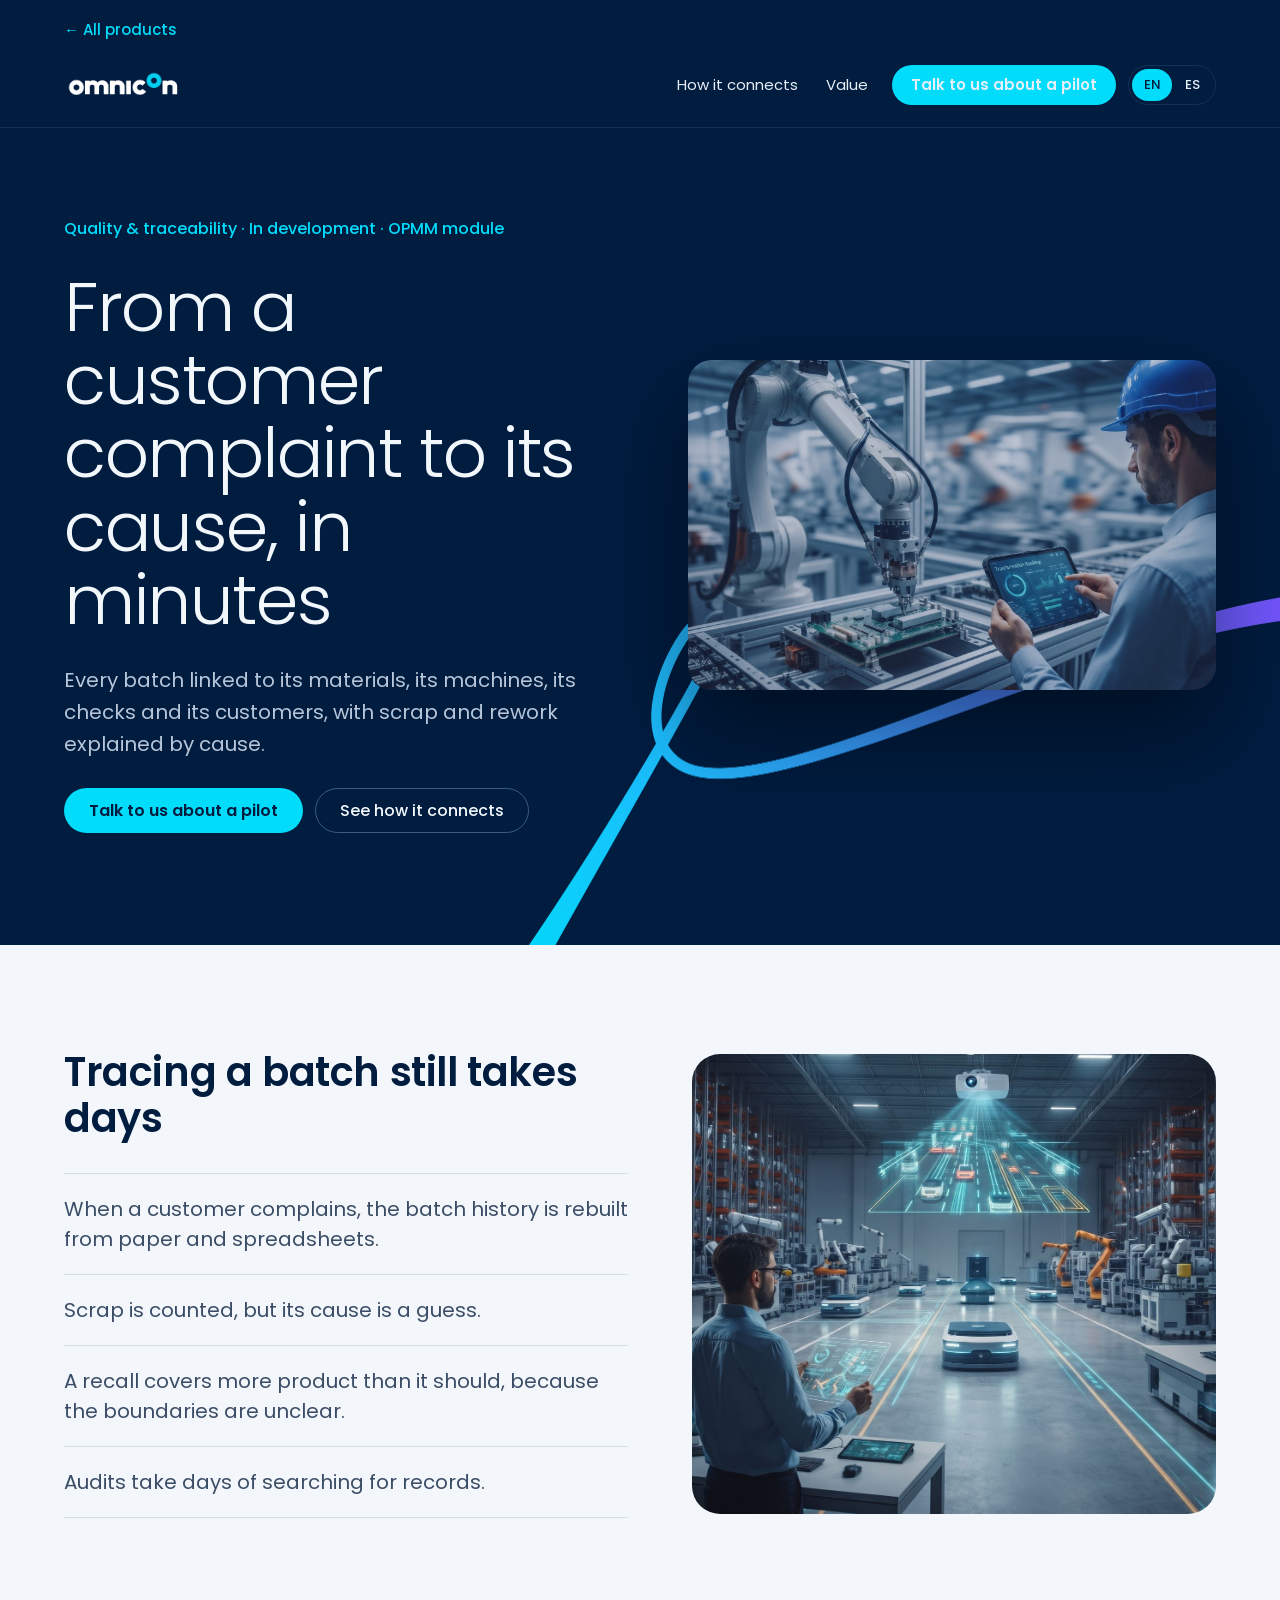
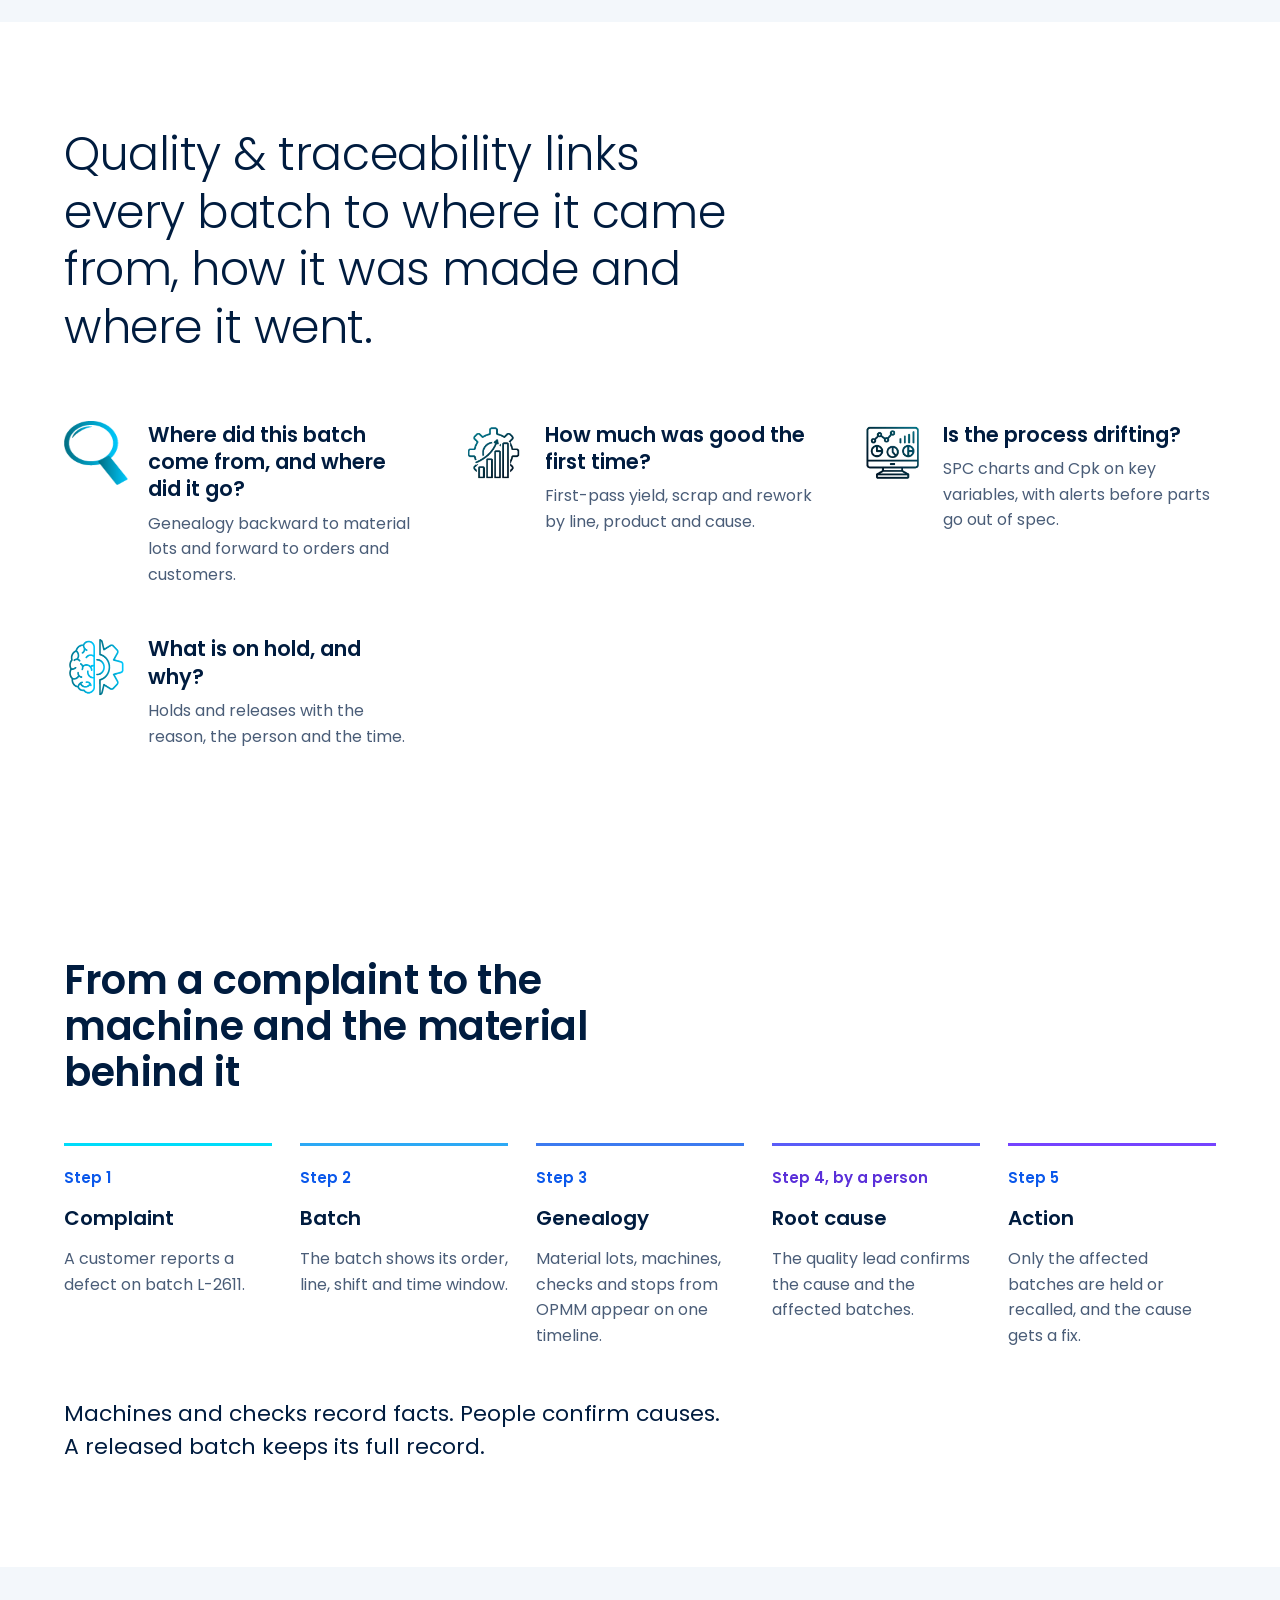
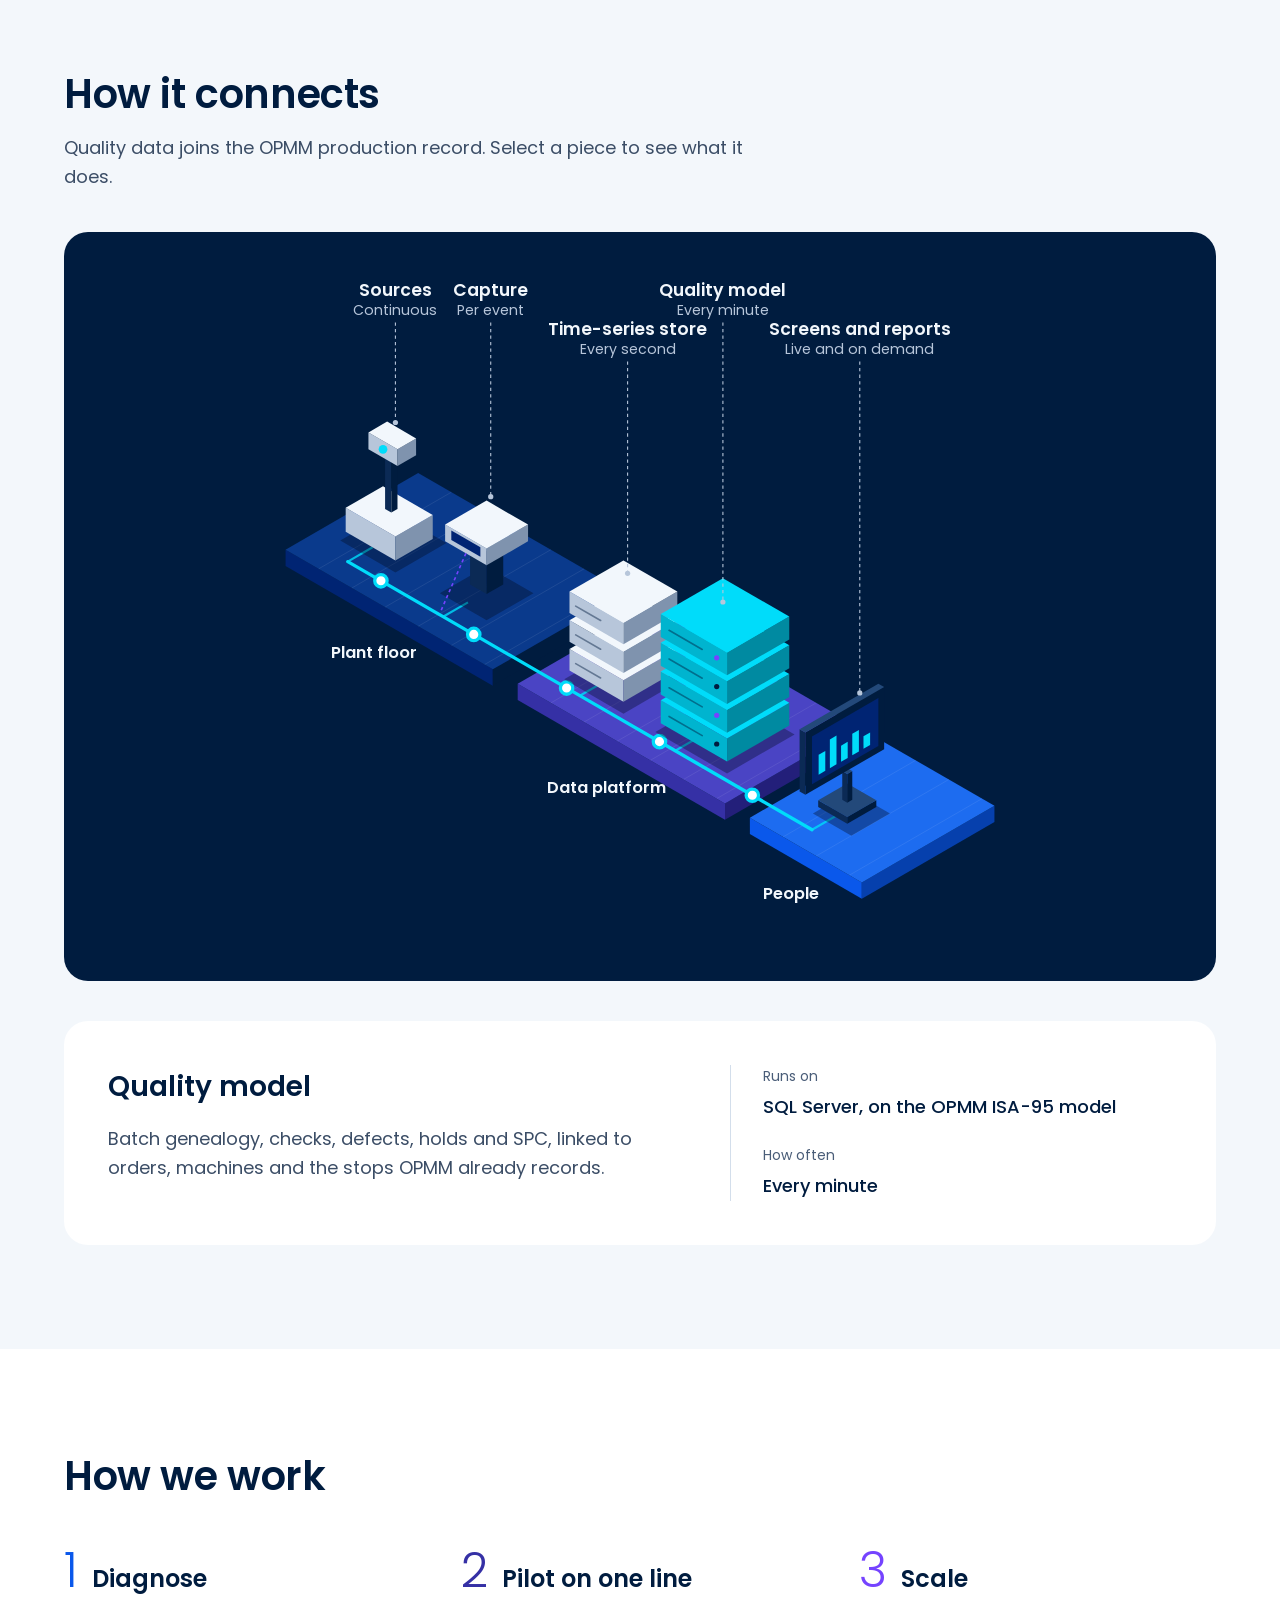
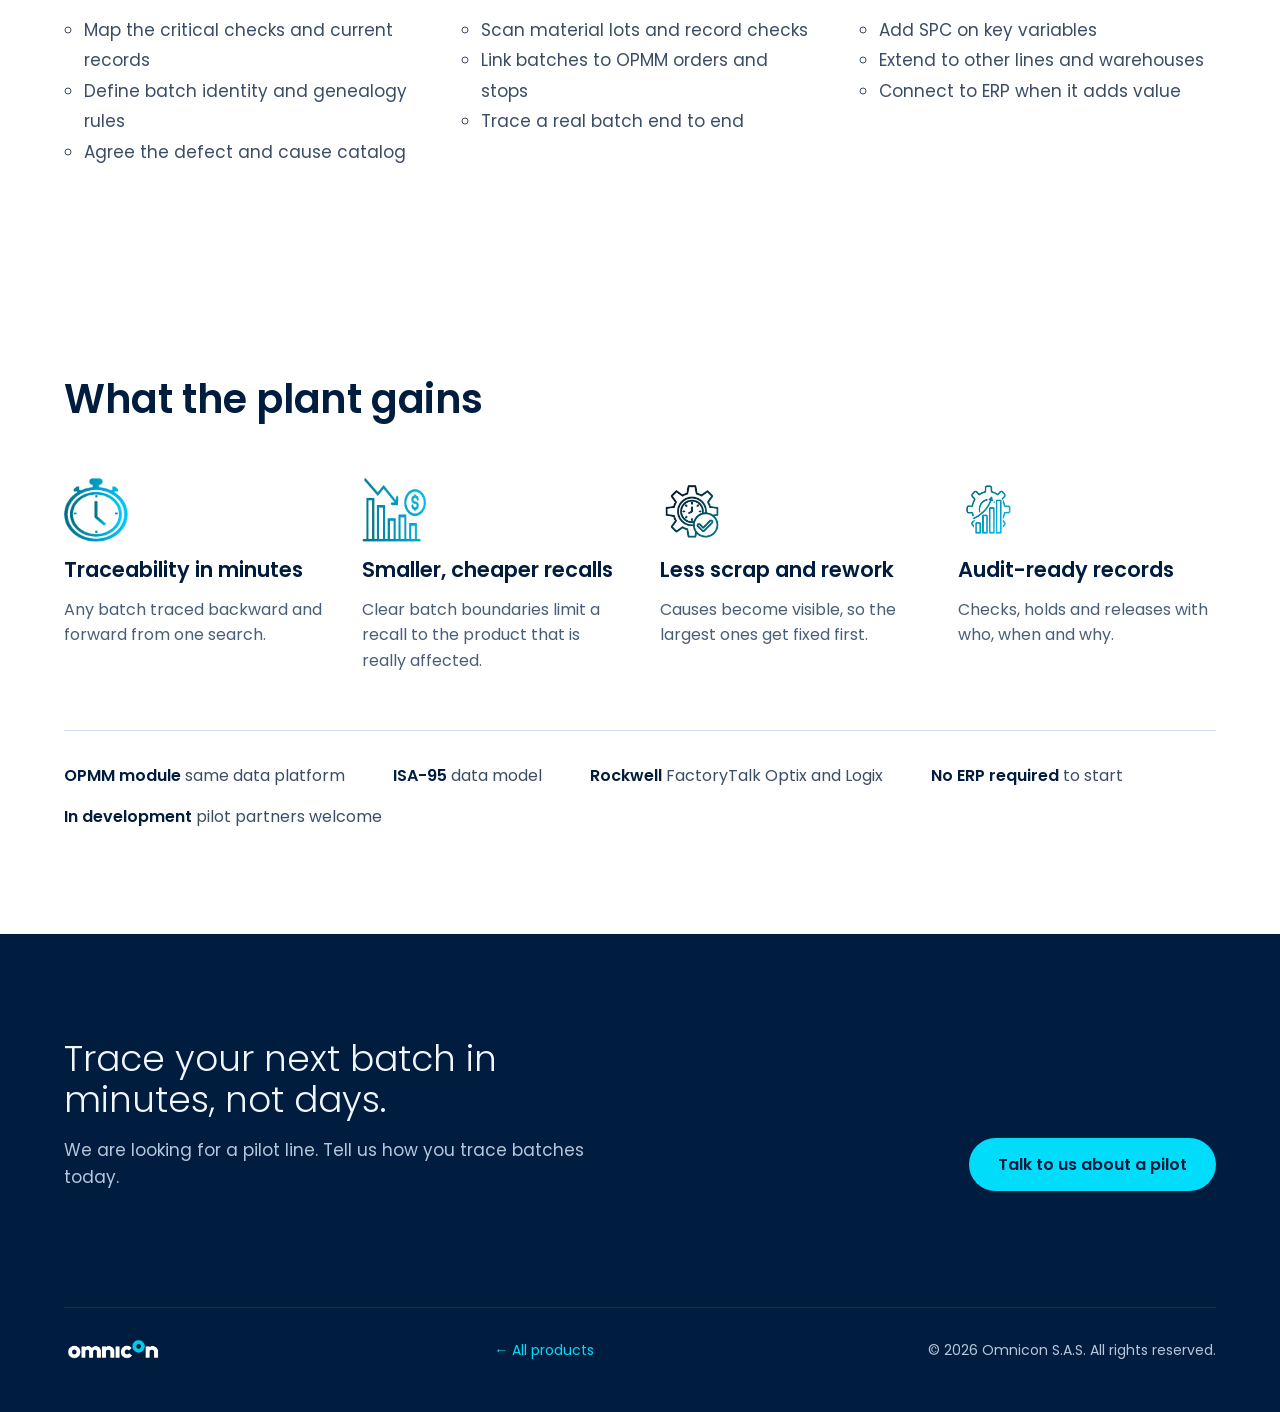
<file: products/quality/index.html>
<!DOCTYPE html><html lang="en"><head><meta charset="utf-8"><meta name="viewport" content="width=device-width, initial-scale=1"><title>Quality &amp; traceability: from a complaint to its cause in minutes</title><meta name="description" content="An OPMM module in development: scrap by cause, SPC, holds and full batch genealogy from raw material to customer, linked to the machines that made each lot."><style>@font-face{font-family:'Poppins';font-style:normal;font-weight:300;font-display:swap;src:url('../../brand/fonts/poppins/Poppins-Light.woff2') format('woff2')}@font-face{font-family:'Poppins';font-style:normal;font-weight:400;font-display:swap;src:url('../../brand/fonts/poppins/Poppins-Regular.woff2') format('woff2')}@font-face{font-family:'Poppins';font-style:normal;font-weight:500;font-display:swap;src:url('../../brand/fonts/poppins/Poppins-Medium.woff2') format('woff2')}@font-face{font-family:'Poppins';font-style:normal;font-weight:600;font-display:swap;src:url('../../brand/fonts/poppins/Poppins-SemiBold.woff2') format('woff2')}</style><link rel="stylesheet" href="../../assets/text.SRJlfve0.css"><link rel="stylesheet" href="../../assets/CtaBand.CBGF7iOj.css"><link rel="stylesheet" href="../../assets/ProductPage.D9-hGHxK.css"><link rel="stylesheet" href="../../assets/routes.Ch2uojh8.css"></head><body><a class="skip-link" href="#main">Skip to content</a><div class="back" data-astro-cid-5vhfxtp5><div class="container" data-astro-cid-5vhfxtp5><a href="../../index.html" data-astro-cid-5vhfxtp5>← All products</a></div></div><header class="site-header on-dark divided" data-astro-cid-nen7h5rs><div class="container bar" data-astro-cid-nen7h5rs><a class="brand" href="../../index.html" aria-label="Omnicon Products home" data-astro-cid-nen7h5rs><img src="../../brand/logo/omnicon-white.png" alt="Omnicon" height="34" data-astro-cid-nen7h5rs></a><nav class="nav" aria-label="Page sections" data-astro-cid-nen7h5rs><a href="#architecture" data-astro-cid-nen7h5rs>How it connects</a><a href="#value" data-astro-cid-nen7h5rs>Value</a><a class="btn btn-signal cta" href="#contact" data-astro-cid-nen7h5rs>Talk to us about a pilot</a><span class="lang" role="group" aria-label="Language" data-astro-cid-nen7h5rs><span aria-current="true" data-astro-cid-nen7h5rs>EN</span><a href="../../es/products/quality/index.html" hreflang="es" lang="es" data-astro-cid-nen7h5rs>ES</a></span></nav></div></header><main id="main" data-astro-cid-5vhfxtp5><section class="hero on-dark" style="--hero-art: url('../brand/graphics/signal-wave-2.png')" data-astro-cid-sf272gaj><div class="container grid" data-astro-cid-sf272gaj><div class="copy" data-astro-cid-sf272gaj><p class="label" data-astro-cid-sf272gaj>Quality &amp; traceability · In development · OPMM module</p><h1 data-astro-cid-sf272gaj>From a customer complaint to its cause, in minutes</h1><p class="subtitle" data-astro-cid-sf272gaj>Every batch linked to its materials, its machines, its checks and its customers, with scrap and rework explained by cause.</p><div class="actions" data-astro-cid-sf272gaj><a class="btn btn-signal" href="#contact" data-astro-cid-sf272gaj>Talk to us about a pilot</a><a class="btn btn-ghost-dark" href="#architecture" data-astro-cid-sf272gaj>See how it connects</a></div></div><figure class="media" data-astro-cid-sf272gaj><img src="../../products/quality/hero.jpg" alt="Engineer inspecting a robotic assembly step on a tablet" width="1200" height="750" data-astro-cid-sf272gaj></figure></div></section><script type="module">var e=document.querySelector(`.motion`);e&&!window.matchMedia(`(prefers-reduced-motion: reduce)`).matches&&e.play().catch(()=>{});</script><section class="section problem" data-astro-cid-bcjrc2nk><div class="container grid" data-astro-cid-bcjrc2nk><div class="copy" data-astro-cid-bcjrc2nk><h2 data-astro-cid-bcjrc2nk>Tracing a batch still takes days</h2><ul class="statements" data-astro-cid-bcjrc2nk><li data-astro-cid-bcjrc2nk>When a customer complains, the batch history is rebuilt from paper and spreadsheets.</li><li data-astro-cid-bcjrc2nk>Scrap is counted, but its cause is a guess.</li><li data-astro-cid-bcjrc2nk>A recall covers more product than it should, because the boundaries are unclear.</li><li data-astro-cid-bcjrc2nk>Audits take days of searching for records.</li></ul></div><img class="photo" src="../../products/quality/logistics.jpg" alt="Automated warehouse with guided vehicles moving product along marked routes" width="1200" height="920" loading="lazy" data-astro-cid-bcjrc2nk></div></section><section class="section questions" data-astro-cid-kybqiiao><div class="container" data-astro-cid-kybqiiao><p class="promise" data-astro-cid-kybqiiao>Quality &amp; traceability links every batch to where it came from, how it was made and where it went.</p><div class="grid" data-astro-cid-kybqiiao><article class="item" data-astro-cid-kybqiiao><img src="../../brand/icons/search.png" alt="" width="64" height="64" loading="lazy" data-astro-cid-kybqiiao><div class="text" data-astro-cid-kybqiiao><h3 data-astro-cid-kybqiiao>Where did this batch come from, and where did it go?</h3><p data-astro-cid-kybqiiao>Genealogy backward to material lots and forward to orders and customers.</p></div></article><article class="item" data-astro-cid-kybqiiao><img src="../../brand/icons/output.png" alt="" width="64" height="64" loading="lazy" data-astro-cid-kybqiiao><div class="text" data-astro-cid-kybqiiao><h3 data-astro-cid-kybqiiao>How much was good the first time?</h3><p data-astro-cid-kybqiiao>First-pass yield, scrap and rework by line, product and cause.</p></div></article><article class="item" data-astro-cid-kybqiiao><img src="../../brand/icons/monitor.png" alt="" width="64" height="64" loading="lazy" data-astro-cid-kybqiiao><div class="text" data-astro-cid-kybqiiao><h3 data-astro-cid-kybqiiao>Is the process drifting?</h3><p data-astro-cid-kybqiiao>SPC charts and Cpk on key variables, with alerts before parts go out of spec.</p></div></article><article class="item" data-astro-cid-kybqiiao><img src="../../brand/icons/decision.png" alt="" width="64" height="64" loading="lazy" data-astro-cid-kybqiiao><div class="text" data-astro-cid-kybqiiao><h3 data-astro-cid-kybqiiao>What is on hold, and why?</h3><p data-astro-cid-kybqiiao>Holds and releases with the reason, the person and the time.</p></div></article></div></div></section><section class="section flow" data-astro-cid-jckjak5x><div class="container" data-astro-cid-jckjak5x><h2 data-astro-cid-jckjak5x>From a complaint to the machine and the material behind it</h2><ol class="steps" data-astro-cid-jckjak5x><li class="step" style="--accent: #00dcfa" data-astro-cid-jckjak5x><span class="label" data-astro-cid-jckjak5x>Step 1</span><span class="name" data-astro-cid-jckjak5x>Complaint</span><span class="body" data-astro-cid-jckjak5x>A customer reports a defect on batch L-2611.</span></li><li class="step" style="--accent: #2ca9f5" data-astro-cid-jckjak5x><span class="label" data-astro-cid-jckjak5x>Step 2</span><span class="name" data-astro-cid-jckjak5x>Batch</span><span class="body" data-astro-cid-jckjak5x>The batch shows its order, line, shift and time window.</span></li><li class="step" style="--accent: #3c7af0" data-astro-cid-jckjak5x><span class="label" data-astro-cid-jckjak5x>Step 3</span><span class="name" data-astro-cid-jckjak5x>Genealogy</span><span class="body" data-astro-cid-jckjak5x>Material lots, machines, checks and stops from OPMM appear on one timeline.</span></li><li class="step human" style="--accent: #5a5cf8" data-astro-cid-jckjak5x><span class="label" data-astro-cid-jckjak5x>Step 4, by a person</span><span class="name" data-astro-cid-jckjak5x>Root cause</span><span class="body" data-astro-cid-jckjak5x>The quality lead confirms the cause and the affected batches.</span></li><li class="step" style="--accent: #7543ff" data-astro-cid-jckjak5x><span class="label" data-astro-cid-jckjak5x>Step 5</span><span class="name" data-astro-cid-jckjak5x>Action</span><span class="body" data-astro-cid-jckjak5x>Only the affected batches are held or recalled, and the cause gets a fix.</span></li></ol><p class="rule" data-astro-cid-jckjak5x>Machines and checks record facts. People confirm causes. A released batch keeps its full record.</p></div></section><section id="architecture" class="section how" data-astro-cid-pgmysxqw><div class="container" data-astro-cid-pgmysxqw><div class="intro" data-astro-cid-pgmysxqw><h2 data-astro-cid-pgmysxqw>How it connects</h2><p data-astro-cid-pgmysxqw>Quality data joins the OPMM production record. Select a piece to see what it does.</p></div><div class="stage" data-astro-cid-pgmysxqw><svg class="iso" viewBox="0 -188.5 1000 636.9" role="group" aria-label="How it connects"><g><g><polygon class="z" points="174.2,85.4 364.7,195.4 364.7,180.4 174.2,70.4" fill="#002473"/><polygon class="z" points="486.7,125.0 364.7,195.4 364.7,180.4 486.7,110.0" fill="#001c3f"/><polygon class="z" points="296.1,0.0 486.7,110.0 364.7,180.4 174.2,70.4" fill="#0a3a8c"/><line class="iso-grid" x1="326.6" y1="17.6" x2="204.7" y2="88.0"/><line class="iso-grid" x1="357.1" y1="35.2" x2="235.2" y2="105.6"/><line class="iso-grid" x1="387.6" y1="52.8" x2="265.7" y2="123.2"/><line class="iso-grid" x1="418.1" y1="70.4" x2="296.1" y2="140.8"/><line class="iso-grid" x1="448.6" y1="88.0" x2="326.6" y2="158.4"/><line class="iso-grid" x1="479.0" y1="105.6" x2="357.1" y2="176.0"/></g><g><polygon class="z" points="387.6,208.6 578.1,318.6 578.1,303.6 387.6,193.6" fill="#3530a5"/><polygon class="z" points="700.0,248.2 578.1,318.6 578.1,303.6 700.0,233.2" fill="#231f7a"/><polygon class="z" points="509.5,123.2 700.0,233.2 578.1,303.6 387.6,193.6" fill="#4a44c4"/><line class="iso-grid" x1="540.0" y1="140.8" x2="418.1" y2="211.2"/><line class="iso-grid" x1="570.5" y1="158.4" x2="448.6" y2="228.8"/><line class="iso-grid" x1="601.0" y1="176.0" x2="479.0" y2="246.4"/><line class="iso-grid" x1="631.5" y1="193.6" x2="509.5" y2="264.0"/><line class="iso-grid" x1="661.9" y1="211.2" x2="540.0" y2="281.6"/><line class="iso-grid" x1="692.4" y1="228.8" x2="570.5" y2="299.2"/></g><g><polygon class="z" points="601.0,331.8 703.9,391.2 703.9,376.2 601.0,316.8" fill="#0a58eb"/><polygon class="z" points="825.8,320.8 703.9,391.2 703.9,376.2 825.8,305.8" fill="#0640ad"/><polygon class="z" points="722.9,246.4 825.8,305.8 703.9,376.2 601.0,316.8" fill="#1d6cf0"/><line class="iso-grid" x1="753.4" y1="264.0" x2="631.5" y2="334.4"/><line class="iso-grid" x1="783.9" y1="281.6" x2="661.9" y2="352.0"/><line class="iso-grid" x1="814.4" y1="299.2" x2="692.4" y2="369.6"/></g></g><g><line class="iso-stub" x1="254.2" y1="68.2" x2="231.4" y2="81.4"/><line class="iso-stub" x1="341.9" y1="118.8" x2="319.0" y2="132.0"/><line class="iso-stub" x1="467.6" y1="191.4" x2="444.7" y2="204.6"/><line class="iso-stub" x1="555.3" y1="242.0" x2="532.4" y2="255.2"/><line class="iso-stub" x1="681.0" y1="314.6" x2="658.1" y2="327.8"/><path class="iso-route" d="M231.4 81.4 L319.0 132.0 L444.7 204.6 L532.4 255.2 L658.1 327.8 "/><circle class="iso-pulse" r="5.7"><animateMotion dur="7s" repeatCount="indefinite" begin="-0s" path="M231.4 81.4 L319.0 132.0 L444.7 204.6 L532.4 255.2 L658.1 327.8 "/></circle><circle class="iso-pulse" r="5.7"><animateMotion dur="7s" repeatCount="indefinite" begin="-1.4s" path="M231.4 81.4 L319.0 132.0 L444.7 204.6 L532.4 255.2 L658.1 327.8 "/></circle><circle class="iso-pulse" r="5.7"><animateMotion dur="7s" repeatCount="indefinite" begin="-2.8s" path="M231.4 81.4 L319.0 132.0 L444.7 204.6 L532.4 255.2 L658.1 327.8 "/></circle><circle class="iso-pulse" r="5.7"><animateMotion dur="7s" repeatCount="indefinite" begin="-4.199999999999999s" path="M231.4 81.4 L319.0 132.0 L444.7 204.6 L532.4 255.2 L658.1 327.8 "/></circle><circle class="iso-pulse" r="5.7"><animateMotion dur="7s" repeatCount="indefinite" begin="-5.6s" path="M231.4 81.4 L319.0 132.0 L444.7 204.6 L532.4 255.2 L658.1 327.8 "/></circle></g><g><g class="iso-node" tabindex="0" role="button" aria-pressed="false" aria-label="Sources" data-layer="sources"><polygon class="iso-shadow" points="271.4,35.0 322.1,64.2 275.2,91.3 224.5,62.0"/><polygon class="b-l" points="229.5,53.9 275.2,80.3 275.2,58.3 229.5,31.9"/><polygon class="b-r" points="309.5,60.5 275.2,80.3 275.2,58.3 309.5,38.5"/><polygon class="b-t" points="263.8,12.1 309.5,38.5 275.2,58.3 229.5,31.9"/><polygon class="d-l" points="265.7,33.0 271.4,36.3 271.4,-16.5 265.7,-19.8"/><polygon class="d-r" points="277.1,33.0 271.4,36.3 271.4,-16.5 277.1,-19.8"/><polygon class="d-t" points="271.4,-23.1 277.1,-19.8 271.4,-16.5 265.7,-19.8"/><polygon class="b-l" points="250.4,-22.0 277.1,-6.6 277.1,-22.0 250.4,-37.4"/><polygon class="b-r" points="294.2,-16.5 277.1,-6.6 277.1,-22.0 294.2,-31.9"/><polygon class="b-t" points="267.6,-47.3 294.2,-31.9 277.1,-22.0 250.4,-37.4"/><circle class="iso-led" cx="263.8" cy="-21.8" r="4"/></g><g class="iso-node" tabindex="0" role="button" aria-pressed="false" aria-label="Capture" data-layer="capture"><polygon class="iso-shadow" points="359.0,85.6 402.1,110.4 359.0,135.3 316.0,110.4"/><polygon class="d-l" points="343.8,102.3 359.0,111.1 359.0,71.5 343.8,62.7"/><polygon class="d-r" points="374.3,102.3 359.0,111.1 359.0,71.5 374.3,62.7"/><polygon class="d-t" points="359.0,53.9 374.3,62.7 359.0,71.5 343.8,62.7"/><polygon class="b-l" points="320.9,62.7 359.0,84.7 359.0,69.3 320.9,47.3"/><polygon class="b-r" points="397.1,62.7 359.0,84.7 359.0,69.3 397.1,47.3"/><polygon class="b-t" points="359.0,25.3 397.1,47.3 359.0,69.3 320.9,47.3"/><polygon class="iso-screen" points="326.6,61.6 353.3,77.0 353.3,68.2 326.6,52.8"/><line class="iso-beam" x1="340.0" y1="73.7" x2="317.1" y2="126.5"/></g><g class="iso-node" tabindex="0" role="button" aria-pressed="false" aria-label="Time-series store" data-layer="store"><polygon class="iso-shadow" points="484.8,158.2 539.2,189.6 484.8,221.1 430.3,189.6"/><polygon class="b-l" points="435.2,181.5 484.8,210.1 484.8,190.3 435.2,161.7"/><polygon class="b-r" points="534.3,181.5 484.8,210.1 484.8,190.3 534.3,161.7"/><polygon class="b-t" points="484.8,133.1 534.3,161.7 484.8,190.3 435.2,161.7"/><line class="iso-slot" x1="440.9" y1="175.1" x2="463.8" y2="188.3"/><polygon class="b-l" points="435.2,155.1 484.8,183.7 484.8,163.9 435.2,135.3"/><polygon class="b-r" points="534.3,155.1 484.8,183.7 484.8,163.9 534.3,135.3"/><polygon class="b-t" points="484.8,106.7 534.3,135.3 484.8,163.9 435.2,135.3"/><line class="iso-slot" x1="440.9" y1="148.7" x2="463.8" y2="161.9"/><polygon class="b-l" points="435.2,128.7 484.8,157.3 484.8,137.5 435.2,108.9"/><polygon class="b-r" points="534.3,128.7 484.8,157.3 484.8,137.5 534.3,108.9"/><polygon class="b-t" points="484.8,80.3 534.3,108.9 484.8,137.5 435.2,108.9"/><line class="iso-slot" x1="440.9" y1="122.3" x2="463.8" y2="135.5"/></g><g class="iso-node is-on" tabindex="0" role="button" aria-pressed="true" aria-label="Quality model" data-layer="model"><polygon class="iso-shadow" points="576.2,202.2 642.1,240.2 580.0,276.1 514.1,238.0"/><polygon class="b-l" points="519.1,229.9 580.0,265.1 580.0,244.0 519.1,208.8"/><polygon class="b-r" points="637.2,232.1 580.0,265.1 580.0,244.0 637.2,211.0"/><polygon class="b-t" points="576.2,175.8 637.2,211.0 580.0,244.0 519.1,208.8"/><line class="iso-slot" x1="526.7" y1="223.7" x2="557.2" y2="241.3"/><circle class="iso-led" cx="570.5" cy="249.0" r="2.4"/><polygon class="b-l" points="519.1,203.5 580.0,238.7 580.0,217.6 519.1,182.4"/><polygon class="b-r" points="637.2,205.7 580.0,238.7 580.0,217.6 637.2,184.6"/><polygon class="b-t" points="576.2,149.4 637.2,184.6 580.0,217.6 519.1,182.4"/><line class="iso-slot" x1="526.7" y1="197.3" x2="557.2" y2="214.9"/><circle class="iso-led-v" cx="570.5" cy="222.6" r="2.4"/><polygon class="b-l" points="519.1,177.1 580.0,212.3 580.0,191.2 519.1,156.0"/><polygon class="b-r" points="637.2,179.3 580.0,212.3 580.0,191.2 637.2,158.2"/><polygon class="b-t" points="576.2,123.0 637.2,158.2 580.0,191.2 519.1,156.0"/><line class="iso-slot" x1="526.7" y1="170.9" x2="557.2" y2="188.5"/><circle class="iso-led" cx="570.5" cy="196.2" r="2.4"/><polygon class="b-l" points="519.1,150.7 580.0,185.9 580.0,164.8 519.1,129.6"/><polygon class="b-r" points="637.2,152.9 580.0,185.9 580.0,164.8 637.2,131.8"/><polygon class="b-t" points="576.2,96.6 637.2,131.8 580.0,164.8 519.1,129.6"/><line class="iso-slot" x1="526.7" y1="144.5" x2="557.2" y2="162.1"/><circle class="iso-led-v" cx="570.5" cy="169.8" r="2.4"/></g><g class="iso-node" tabindex="0" role="button" aria-pressed="false" aria-label="Screens and reports" data-layer="screens"><polygon class="iso-shadow" points="694.3,292.4 729.8,312.8 694.3,333.3 658.9,312.8"/><polygon class="d-l" points="663.8,306.9 690.5,322.3 690.5,316.1 663.8,300.7"/><polygon class="d-r" points="717.2,306.9 690.5,322.3 690.5,316.1 717.2,300.7"/><polygon class="d-t" points="690.5,285.3 717.2,300.7 690.5,316.1 663.8,300.7"/><polygon class="d-l" points="685.9,300.3 690.5,302.9 690.5,276.5 685.9,273.9"/><polygon class="d-r" points="695.1,300.3 690.5,302.9 690.5,276.5 695.1,273.9"/><polygon class="d-t" points="690.5,271.3 695.1,273.9 690.5,276.5 685.9,273.9"/><polygon class="d-l" points="646.7,292.6 652.0,295.7 652.0,238.5 646.7,235.4"/><polygon class="d-r" points="724.4,253.9 652.0,295.7 652.0,238.5 724.4,196.7"/><polygon class="d-t" points="719.1,193.6 724.4,196.7 652.0,238.5 646.7,235.4"/><polygon class="iso-screen" points="719.1,250.8 658.1,286.0 658.1,242.0 719.1,206.8"/><polygon class="iso-bar" points="711.5,249.9 705.4,253.4 705.4,241.9 711.5,238.4"/><polygon class="iso-bar" points="701.2,255.9 695.1,259.4 695.1,239.6 701.2,236.1"/><polygon class="iso-bar" points="690.9,261.8 684.8,265.3 684.8,250.5 690.9,246.9"/><polygon class="iso-bar" points="680.6,267.7 674.5,271.3 674.5,244.9 680.6,241.3"/><polygon class="iso-bar" points="670.3,273.7 664.2,277.2 664.2,259.0 670.3,255.5"/></g></g><g><text class="iso-zone" x="255.5" y="170.4" text-anchor="middle">Plant floor</text><text class="iso-zone" x="468.9" y="293.6" text-anchor="middle">Data platform</text><text class="iso-zone" x="638.4" y="391.5" text-anchor="middle">People</text><g class="iso-label"><line class="iso-leader" x1="275.2" y1="-138.5" x2="275.2" y2="-48.5"/><circle class="iso-tip" cx="275.2" cy="-46.5" r="2.4"/><text class="iso-name" x="275.2" y="-162.5" text-anchor="middle">Sources</text><text class="iso-sub" x="275.2" y="-145.5" text-anchor="middle">Continuous</text></g><g class="iso-label"><line class="iso-leader" x1="362.8" y1="-138.5" x2="362.8" y2="19.7"/><circle class="iso-tip" cx="362.8" cy="21.7" r="2.4"/><text class="iso-name" x="362.8" y="-162.5" text-anchor="middle">Capture</text><text class="iso-sub" x="362.8" y="-145.5" text-anchor="middle">Per event</text></g><g class="iso-label"><line class="iso-leader" x1="488.6" y1="-102.5" x2="488.6" y2="90.1"/><circle class="iso-tip" cx="488.6" cy="92.1" r="2.4"/><text class="iso-name" x="488.6" y="-126.5" text-anchor="middle">Time-series store</text><text class="iso-sub" x="488.6" y="-109.5" text-anchor="middle">Every second</text></g><g class="iso-label"><line class="iso-leader" x1="576.2" y1="-138.5" x2="576.2" y2="116.5"/><circle class="iso-tip" cx="576.2" cy="118.5" r="2.4"/><text class="iso-name" x="576.2" y="-162.5" text-anchor="middle">Quality model</text><text class="iso-sub" x="576.2" y="-145.5" text-anchor="middle">Every minute</text></g><g class="iso-label"><line class="iso-leader" x1="702.0" y1="-102.5" x2="702.0" y2="200.1"/><circle class="iso-tip" cx="702.0" cy="202.1" r="2.4"/><text class="iso-name" x="702.0" y="-126.5" text-anchor="middle">Screens and reports</text><text class="iso-sub" x="702.0" y="-109.5" text-anchor="middle">Live and on demand</text></g></g></svg></div><div class="layers" data-astro-cid-pgmysxqw><button type="button" class="layer" aria-pressed="false" data-id="sources" data-name="Sources" data-tech="PLC counters, inspection and vision stations" data-cadence="Continuous" data-detail="Good, reject and rework counts from the machines, and results from inline inspection where it exists." data-astro-cid-pgmysxqw><span class="zone" data-astro-cid-pgmysxqw>Plant floor</span><span class="name" data-astro-cid-pgmysxqw>Sources</span></button><button type="button" class="layer" aria-pressed="false" data-id="capture" data-name="Capture" data-tech="FactoryTalk Optix screens and barcode scanning" data-cadence="Per event" data-detail="Operators scan material lots at the line, record checks and defects by cause, and place holds." data-astro-cid-pgmysxqw><span class="zone" data-astro-cid-pgmysxqw>Plant floor</span><span class="name" data-astro-cid-pgmysxqw>Capture</span></button><button type="button" class="layer" aria-pressed="false" data-id="store" data-name="Time-series store" data-tech="InfluxDB" data-cadence="Every second" data-detail="Keeps process variables next to each batch, so a drift can be seen in context." data-astro-cid-pgmysxqw><span class="zone" data-astro-cid-pgmysxqw>Data platform</span><span class="name" data-astro-cid-pgmysxqw>Time-series store</span></button><button type="button" class="layer" aria-pressed="true" data-id="model" data-name="Quality model" data-tech="SQL Server, on the OPMM ISA-95 model" data-cadence="Every minute" data-detail="Batch genealogy, checks, defects, holds and SPC, linked to orders, machines and the stops OPMM already records." data-astro-cid-pgmysxqw><span class="zone" data-astro-cid-pgmysxqw>Data platform</span><span class="name" data-astro-cid-pgmysxqw>Quality model</span></button><button type="button" class="layer" aria-pressed="false" data-id="screens" data-name="Screens and reports" data-tech="FactoryTalk Optix and Power BI" data-cadence="Live and on demand" data-detail="Operators see checks due and holds; the quality lead traces any batch and exports the record for an audit or a customer." data-astro-cid-pgmysxqw><span class="zone" data-astro-cid-pgmysxqw>People</span><span class="name" data-astro-cid-pgmysxqw>Screens and reports</span></button></div><div class="panel" data-astro-cid-pgmysxqw><div class="detail" data-astro-cid-pgmysxqw><h3 class="panel-name" data-astro-cid-pgmysxqw>Quality model</h3><p class="panel-detail" data-astro-cid-pgmysxqw>Batch genealogy, checks, defects, holds and SPC, linked to orders, machines and the stops OPMM already records.</p></div><dl class="facts" data-astro-cid-pgmysxqw><dt data-astro-cid-pgmysxqw>Runs on</dt><dd class="panel-tech" data-astro-cid-pgmysxqw>SQL Server, on the OPMM ISA-95 model</dd><dt data-astro-cid-pgmysxqw>How often</dt><dd class="panel-cadence" data-astro-cid-pgmysxqw>Every minute</dd></dl></div></div></section><script type="module">var e=document.querySelector(`.how`);if(e){let t=Array.from(e.querySelectorAll(`.layer`)),n=e.querySelector(`.panel-name`),r=e.querySelector(`.panel-detail`),i=e.querySelector(`.panel-tech`),a=e.querySelector(`.panel-cadence`),o=Array.from(e.querySelectorAll(`.iso-node`)),s=e=>{t.forEach(t=>t.setAttribute(`aria-pressed`,String(t===e))),o.forEach(t=>{let n=t.dataset.layer===e.dataset.id;t.classList.toggle(`is-on`,n),t.setAttribute(`aria-pressed`,String(n))}),n&&(n.textContent=e.dataset.name??``),r&&(r.textContent=e.dataset.detail??``),i&&(i.textContent=e.dataset.tech??``),a&&(a.textContent=e.dataset.cadence??``)};t.forEach(e=>e.addEventListener(`click`,()=>s(e))),o.forEach(e=>{let n=()=>{let n=t.find(t=>t.dataset.id===e.dataset.layer);n&&s(n)};e.addEventListener(`click`,n),e.addEventListener(`keydown`,e=>{(e.key===`Enter`||e.key===` `)&&(e.preventDefault(),n())})})}</script><section class="section day" data-astro-cid-24j3d7sm><div class="container" data-astro-cid-24j3d7sm><h2 data-astro-cid-24j3d7sm>How we work</h2><ol class="phases" data-astro-cid-24j3d7sm><li class="phase" data-astro-cid-24j3d7sm><div class="head" data-astro-cid-24j3d7sm><span class="number" style="color: var(--action)" data-astro-cid-24j3d7sm>1</span><h3 data-astro-cid-24j3d7sm>Diagnose</h3></div><ul data-astro-cid-24j3d7sm><li data-astro-cid-24j3d7sm>Map the critical checks and current records</li><li data-astro-cid-24j3d7sm>Define batch identity and genealogy rules</li><li data-astro-cid-24j3d7sm>Agree the defect and cause catalog</li></ul></li><li class="phase" data-astro-cid-24j3d7sm><div class="head" data-astro-cid-24j3d7sm><span class="number" style="color: var(--indigo)" data-astro-cid-24j3d7sm>2</span><h3 data-astro-cid-24j3d7sm>Pilot on one line</h3></div><ul data-astro-cid-24j3d7sm><li data-astro-cid-24j3d7sm>Scan material lots and record checks</li><li data-astro-cid-24j3d7sm>Link batches to OPMM orders and stops</li><li data-astro-cid-24j3d7sm>Trace a real batch end to end</li></ul></li><li class="phase" data-astro-cid-24j3d7sm><div class="head" data-astro-cid-24j3d7sm><span class="number" style="color: var(--volt)" data-astro-cid-24j3d7sm>3</span><h3 data-astro-cid-24j3d7sm>Scale</h3></div><ul data-astro-cid-24j3d7sm><li data-astro-cid-24j3d7sm>Add SPC on key variables</li><li data-astro-cid-24j3d7sm>Extend to other lines and warehouses</li><li data-astro-cid-24j3d7sm>Connect to ERP when it adds value</li></ul></li></ol></div></section><section id="value" class="section value" data-astro-cid-gsjka2q2><div class="container" data-astro-cid-gsjka2q2><h2 data-astro-cid-gsjka2q2>What the plant gains</h2><div class="benefits" data-astro-cid-gsjka2q2><article class="benefit" data-astro-cid-gsjka2q2><img src="../../brand/icons/stopwatch.png" alt="" width="64" height="64" loading="lazy" data-astro-cid-gsjka2q2><h3 data-astro-cid-gsjka2q2>Traceability in minutes</h3><p data-astro-cid-gsjka2q2>Any batch traced backward and forward from one search.</p></article><article class="benefit" data-astro-cid-gsjka2q2><img src="../../brand/icons/cost.png" alt="" width="64" height="64" loading="lazy" data-astro-cid-gsjka2q2><h3 data-astro-cid-gsjka2q2>Smaller, cheaper recalls</h3><p data-astro-cid-gsjka2q2>Clear batch boundaries limit a recall to the product that is really affected.</p></article><article class="benefit" data-astro-cid-gsjka2q2><img src="../../brand/icons/efficiency.png" alt="" width="64" height="64" loading="lazy" data-astro-cid-gsjka2q2><h3 data-astro-cid-gsjka2q2>Less scrap and rework</h3><p data-astro-cid-gsjka2q2>Causes become visible, so the largest ones get fixed first.</p></article><article class="benefit" data-astro-cid-gsjka2q2><img src="../../brand/icons/scale.png" alt="" width="64" height="64" loading="lazy" data-astro-cid-gsjka2q2><h3 data-astro-cid-gsjka2q2>Audit-ready records</h3><p data-astro-cid-gsjka2q2>Checks, holds and releases with who, when and why.</p></article></div><ul class="foundations" data-astro-cid-gsjka2q2><li data-astro-cid-gsjka2q2><strong data-astro-cid-gsjka2q2>OPMM module</strong> same data platform</li><li data-astro-cid-gsjka2q2><strong data-astro-cid-gsjka2q2>ISA-95</strong> data model</li><li data-astro-cid-gsjka2q2><strong data-astro-cid-gsjka2q2>Rockwell</strong> FactoryTalk Optix and Logix</li><li data-astro-cid-gsjka2q2><strong data-astro-cid-gsjka2q2>No ERP required</strong> to start</li><li data-astro-cid-gsjka2q2><strong data-astro-cid-gsjka2q2>In development</strong> pilot partners welcome</li></ul></div></section><section id="contact" class="section cta on-dark" data-astro-cid-hwvj6ntz><div class="container" data-astro-cid-hwvj6ntz><div class="copy" data-astro-cid-hwvj6ntz><h2 data-astro-cid-hwvj6ntz>Trace your next batch in minutes, not days.</h2><p data-astro-cid-hwvj6ntz>We are looking for a pilot line. Tell us how you trace batches today.</p></div><a class="btn btn-signal" href="mailto:diego.paz@omnicon.co" data-astro-cid-hwvj6ntz>Talk to us about a pilot</a></div></section></main><footer class="site-footer on-dark" data-astro-cid-jo6i4kqk><div class="container" data-astro-cid-jo6i4kqk><div class="row" data-astro-cid-jo6i4kqk><a href="../../index.html" aria-label="Omnicon Products home" data-astro-cid-jo6i4kqk><img src="../../brand/logo/omnicon-white.png" alt="Omnicon" height="28" data-astro-cid-jo6i4kqk></a><a class="back" href="../../index.html" data-astro-cid-jo6i4kqk>← All products</a><p class="legal" data-astro-cid-jo6i4kqk>© 2026 Omnicon S.A.S. All rights reserved.</p></div></div></footer></body></html>
</file>
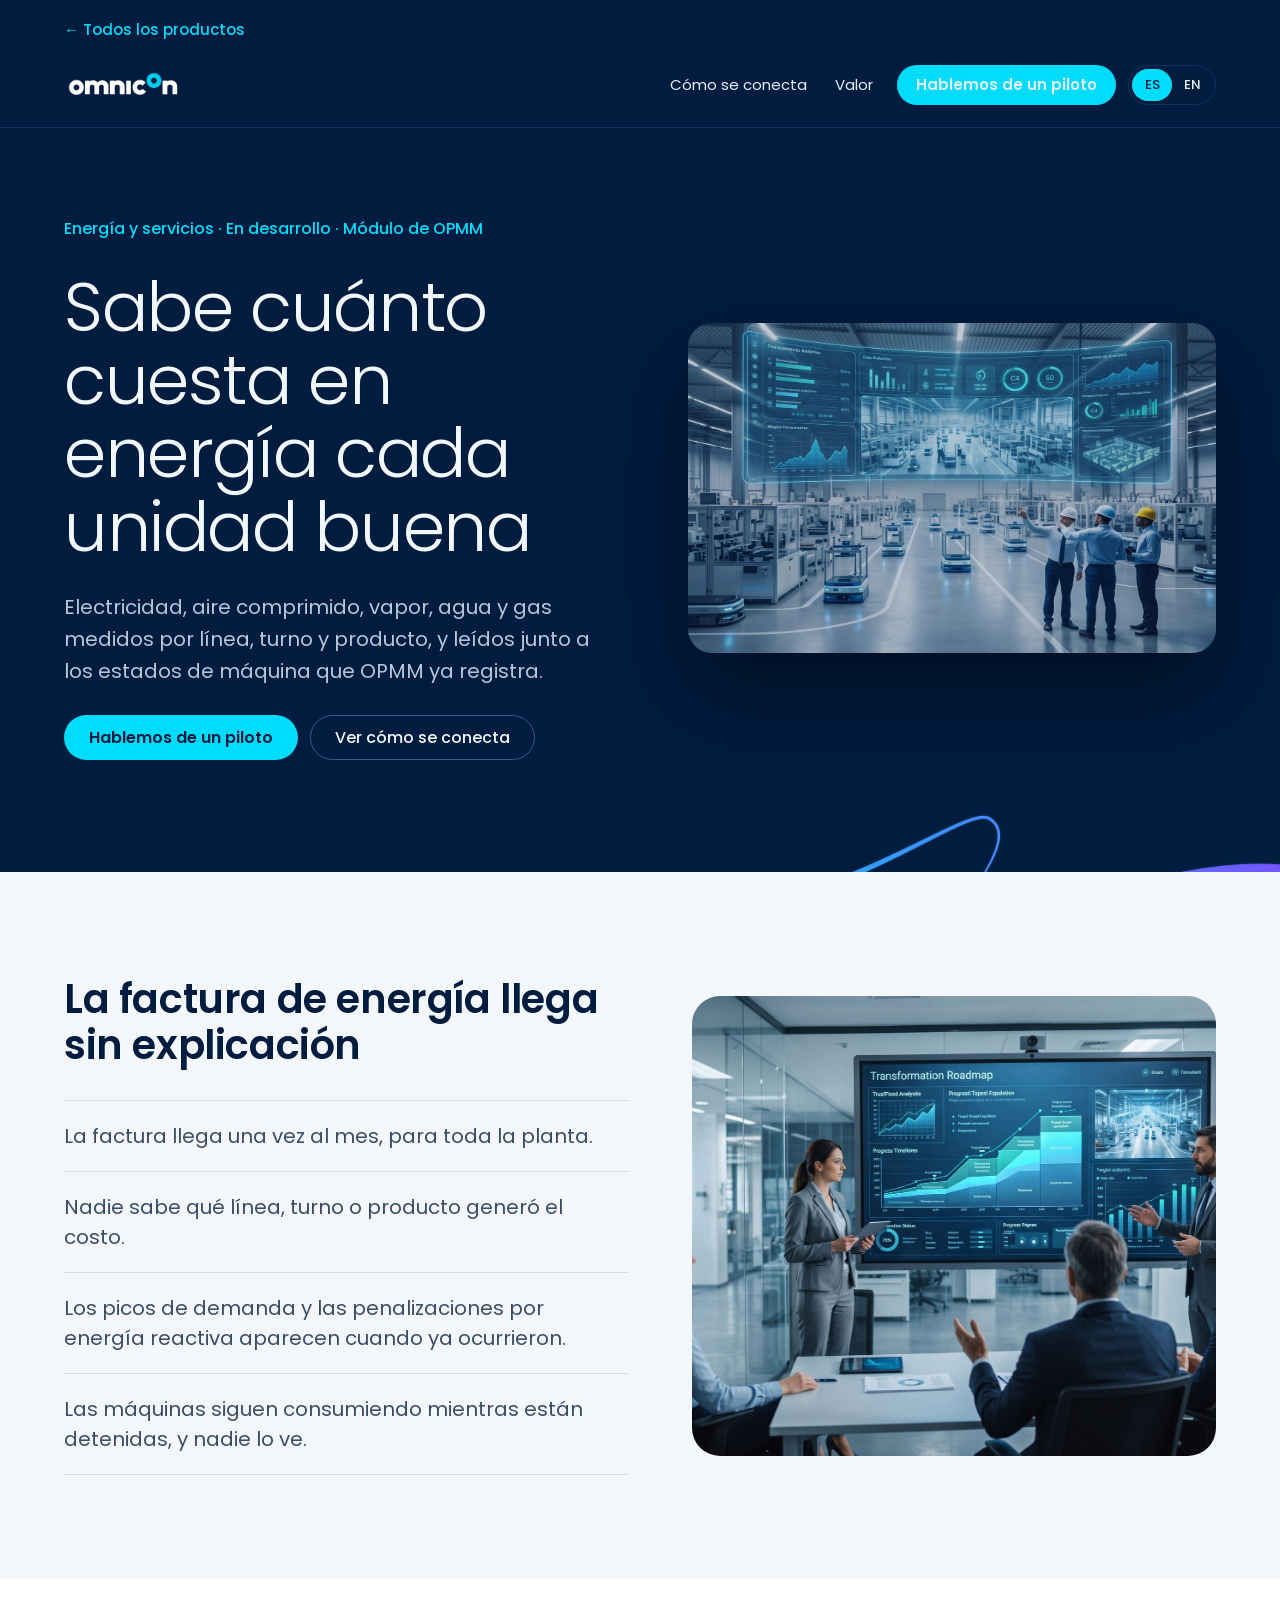
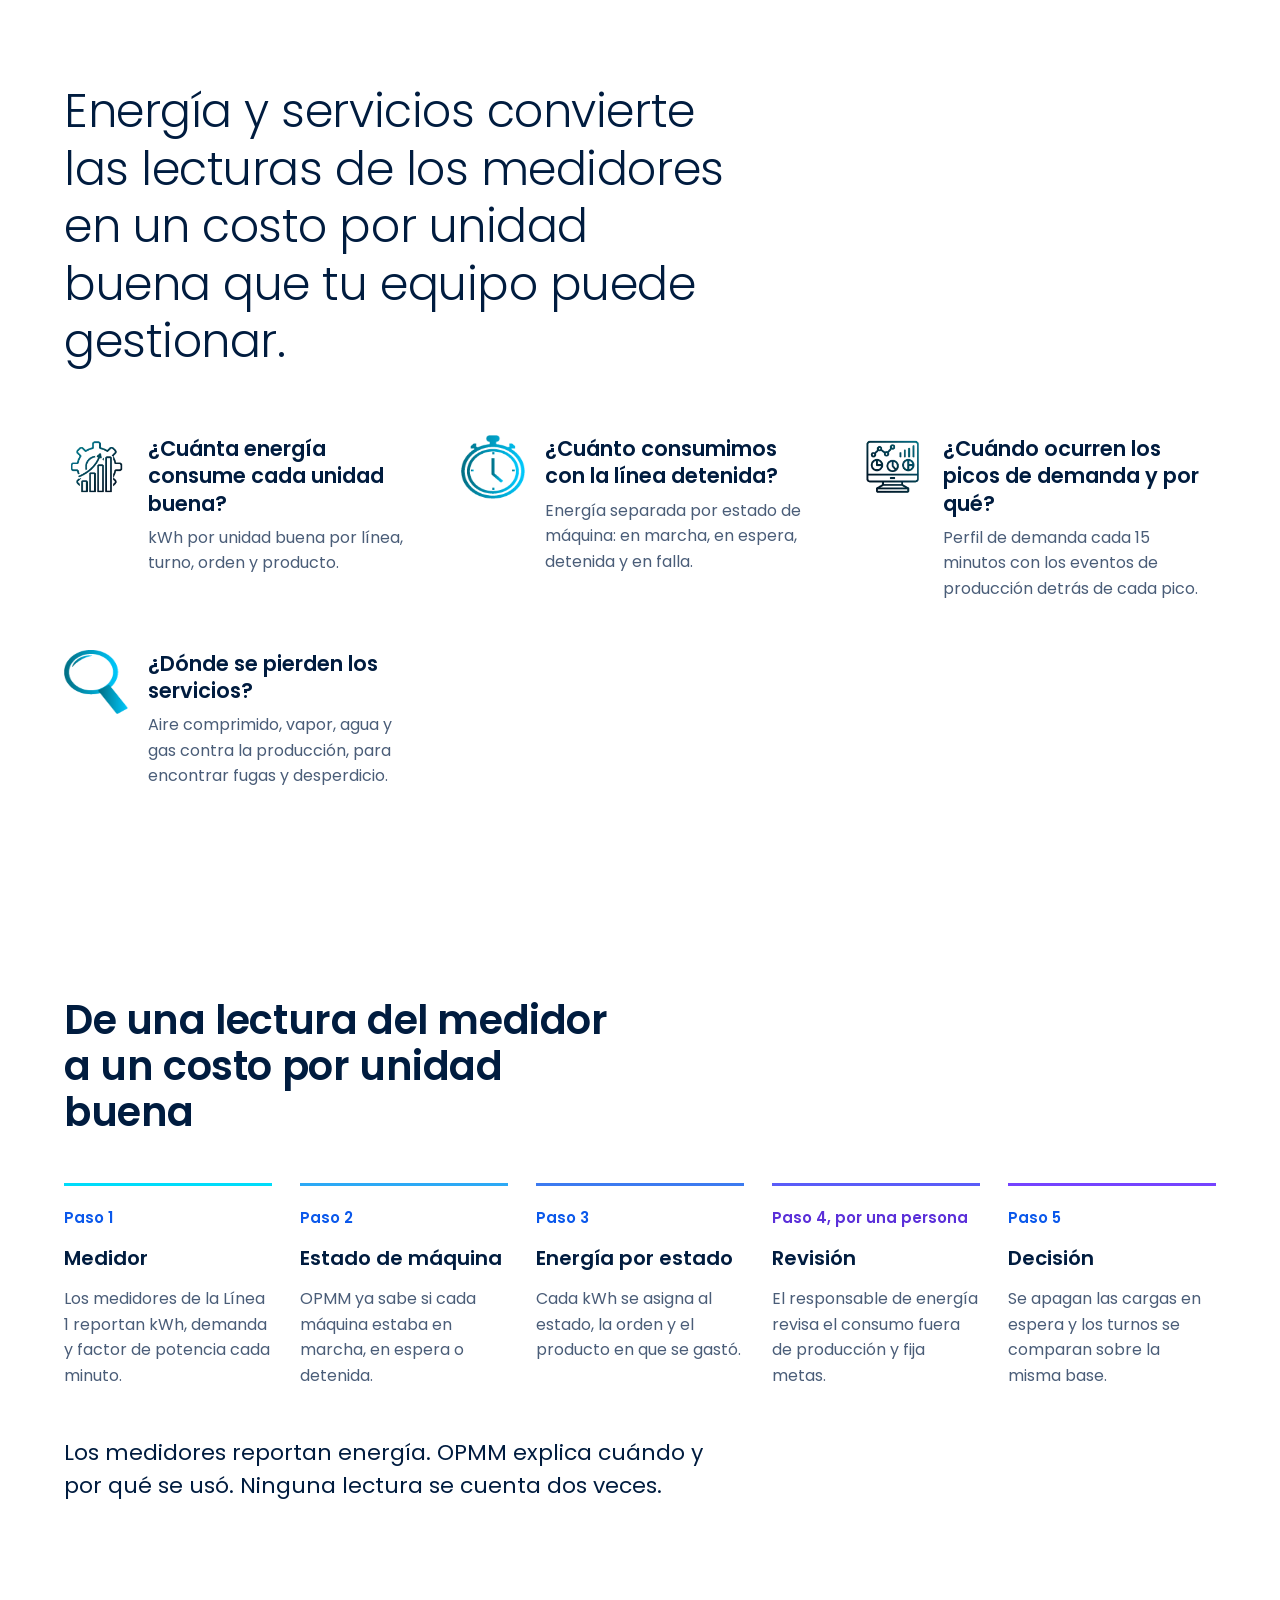
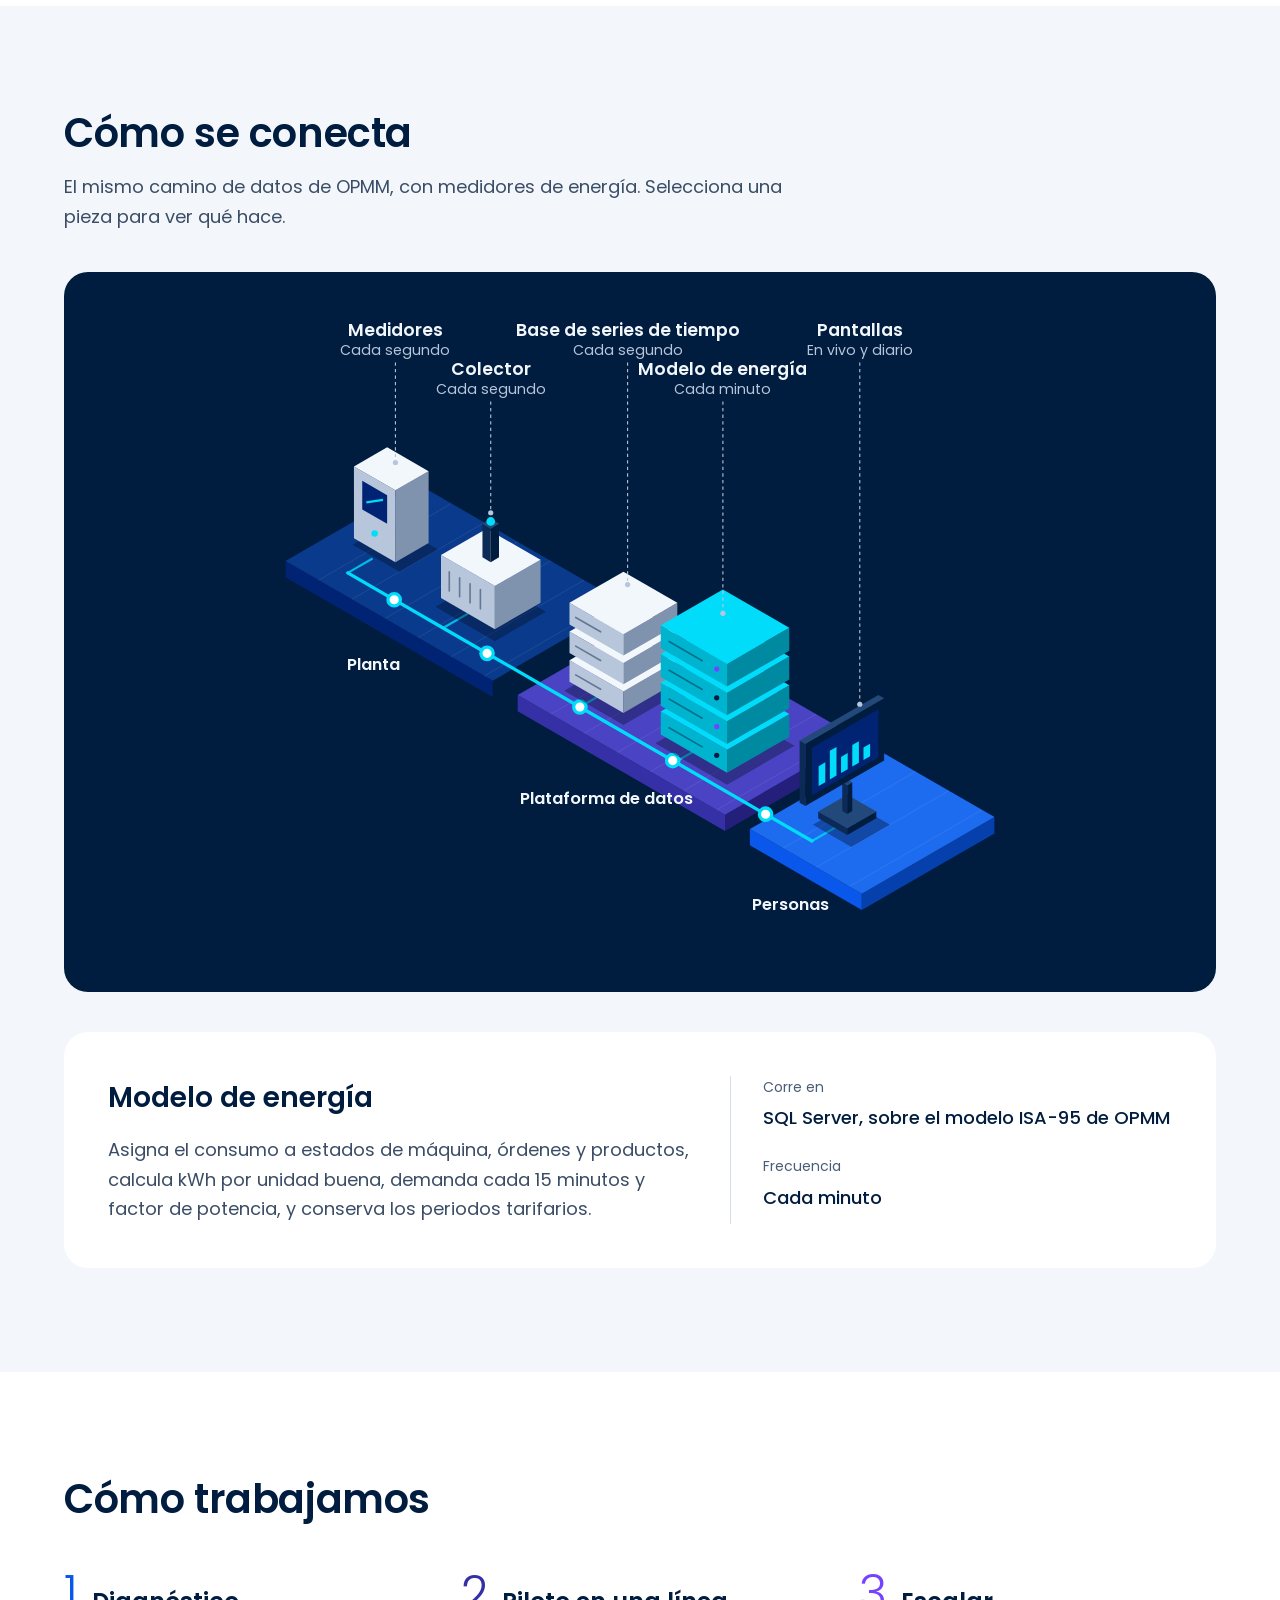
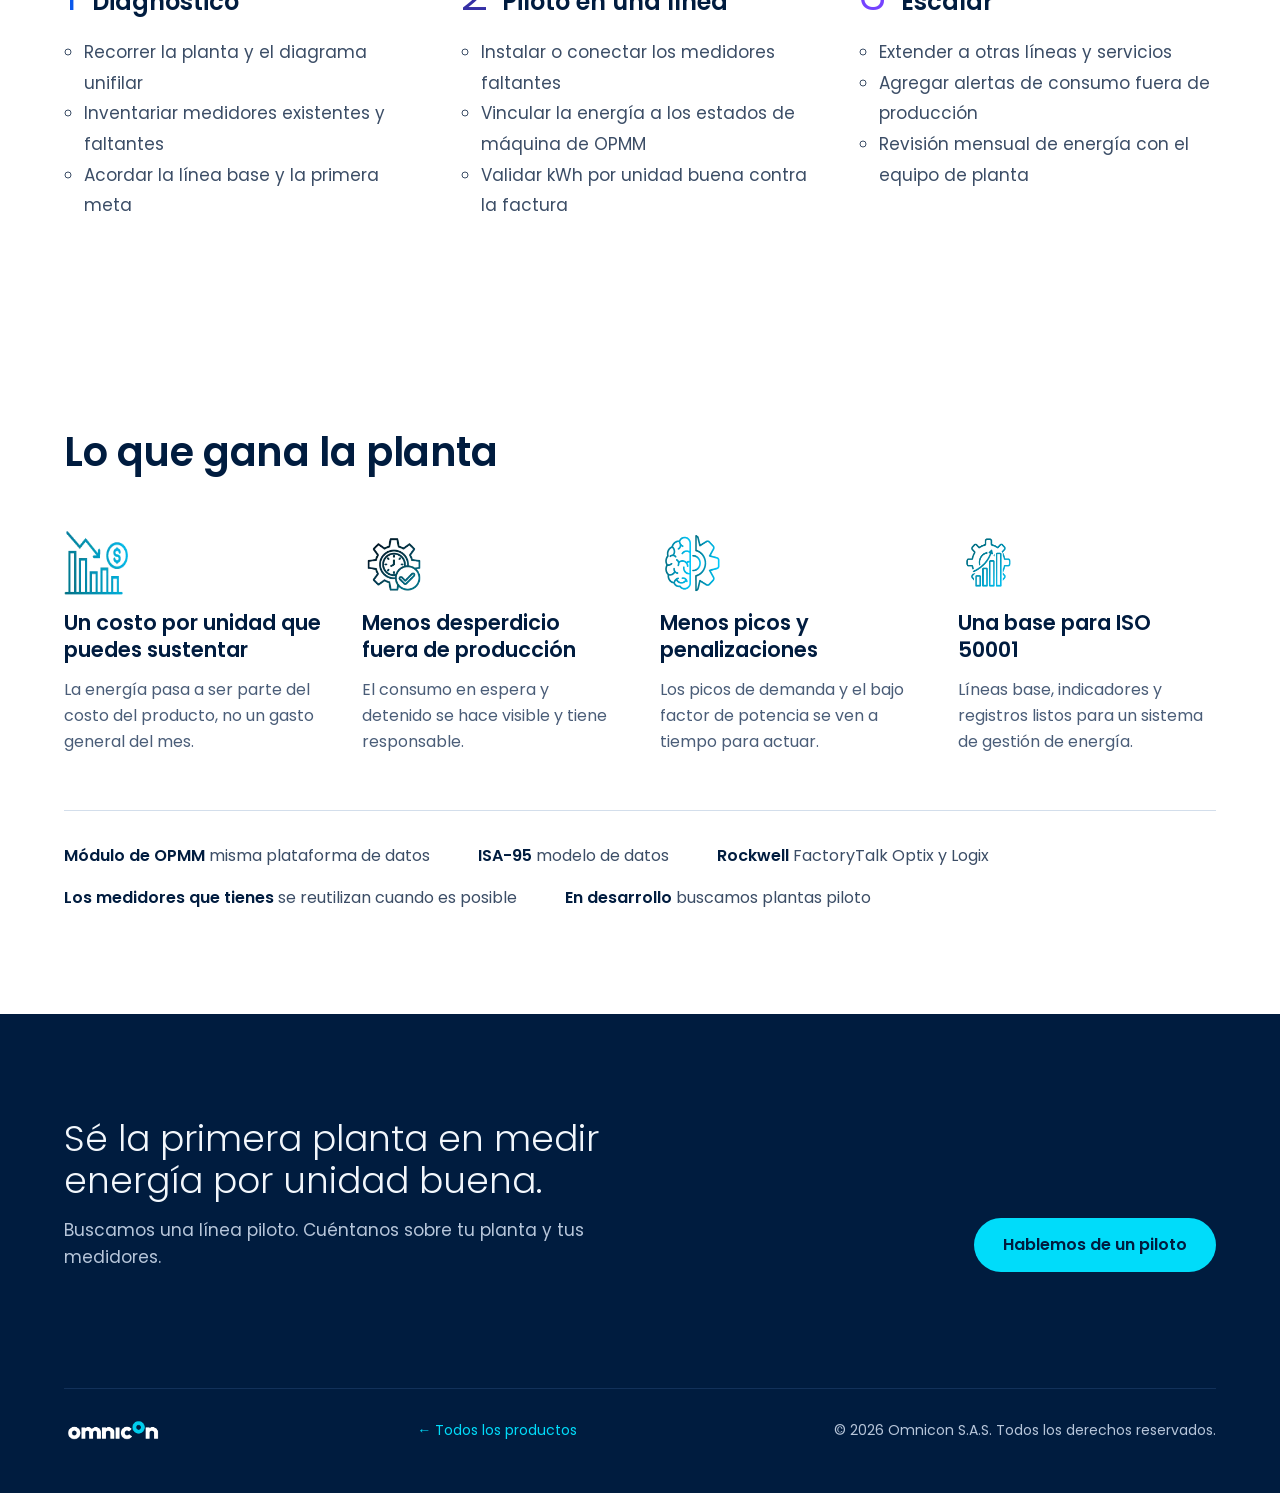
<file: es/products/energy/index.html>
<!DOCTYPE html><html lang="es"><head><meta charset="utf-8"><meta name="viewport" content="width=device-width, initial-scale=1"><title>Energía y servicios: cuánto cuesta en energía cada unidad buena</title><meta name="description" content="Un módulo de OPMM en desarrollo: kWh por unidad buena por línea, turno y producto, picos de demanda, energía reactiva y servicios, junto a los estados de máquina en vivo."><style>@font-face{font-family:'Poppins';font-style:normal;font-weight:300;font-display:swap;src:url('../../../brand/fonts/poppins/Poppins-Light.woff2') format('woff2')}@font-face{font-family:'Poppins';font-style:normal;font-weight:400;font-display:swap;src:url('../../../brand/fonts/poppins/Poppins-Regular.woff2') format('woff2')}@font-face{font-family:'Poppins';font-style:normal;font-weight:500;font-display:swap;src:url('../../../brand/fonts/poppins/Poppins-Medium.woff2') format('woff2')}@font-face{font-family:'Poppins';font-style:normal;font-weight:600;font-display:swap;src:url('../../../brand/fonts/poppins/Poppins-SemiBold.woff2') format('woff2')}</style><link rel="stylesheet" href="../../../assets/text.SRJlfve0.css"><link rel="stylesheet" href="../../../assets/CtaBand.CBGF7iOj.css"><link rel="stylesheet" href="../../../assets/ProductPage.D9-hGHxK.css"><link rel="stylesheet" href="../../../assets/routes.Ch2uojh8.css"></head><body><a class="skip-link" href="#main">Ir al contenido</a><div class="back" data-astro-cid-5vhfxtp5><div class="container" data-astro-cid-5vhfxtp5><a href="../../../es/index.html" data-astro-cid-5vhfxtp5>← Todos los productos</a></div></div><header class="site-header on-dark divided" data-astro-cid-nen7h5rs><div class="container bar" data-astro-cid-nen7h5rs><a class="brand" href="../../../es/index.html" aria-label="Inicio de Omnicon Productos" data-astro-cid-nen7h5rs><img src="../../../brand/logo/omnicon-white.png" alt="Omnicon" height="34" data-astro-cid-nen7h5rs></a><nav class="nav" aria-label="Secciones de la página" data-astro-cid-nen7h5rs><a href="#architecture" data-astro-cid-nen7h5rs>Cómo se conecta</a><a href="#value" data-astro-cid-nen7h5rs>Valor</a><a class="btn btn-signal cta" href="#contact" data-astro-cid-nen7h5rs>Hablemos de un piloto</a><span class="lang" role="group" aria-label="Idioma" data-astro-cid-nen7h5rs><span aria-current="true" data-astro-cid-nen7h5rs>ES</span><a href="../../../products/energy/index.html" hreflang="en" lang="en" data-astro-cid-nen7h5rs>EN</a></span></nav></div></header><main id="main" data-astro-cid-5vhfxtp5><section class="hero on-dark" style="--hero-art: url('../brand/graphics/signal-wave-4.png')" data-astro-cid-sf272gaj><div class="container grid" data-astro-cid-sf272gaj><div class="copy" data-astro-cid-sf272gaj><p class="label" data-astro-cid-sf272gaj>Energía y servicios · En desarrollo · Módulo de OPMM</p><h1 data-astro-cid-sf272gaj>Sabe cuánto cuesta en energía cada unidad buena</h1><p class="subtitle" data-astro-cid-sf272gaj>Electricidad, aire comprimido, vapor, agua y gas medidos por línea, turno y producto, y leídos junto a los estados de máquina que OPMM ya registra.</p><div class="actions" data-astro-cid-sf272gaj><a class="btn btn-signal" href="#contact" data-astro-cid-sf272gaj>Hablemos de un piloto</a><a class="btn btn-ghost-dark" href="#architecture" data-astro-cid-sf272gaj>Ver cómo se conecta</a></div></div><figure class="media" data-astro-cid-sf272gaj><img src="../../../products/energy/plant.jpg" alt="Ingenieros en una planta iluminada frente a un gran tablero de producción y energía en vivo" width="1200" height="750" data-astro-cid-sf272gaj></figure></div></section><script type="module">var e=document.querySelector(`.motion`);e&&!window.matchMedia(`(prefers-reduced-motion: reduce)`).matches&&e.play().catch(()=>{});</script><section class="section problem" data-astro-cid-bcjrc2nk><div class="container grid" data-astro-cid-bcjrc2nk><div class="copy" data-astro-cid-bcjrc2nk><h2 data-astro-cid-bcjrc2nk>La factura de energía llega sin explicación</h2><ul class="statements" data-astro-cid-bcjrc2nk><li data-astro-cid-bcjrc2nk>La factura llega una vez al mes, para toda la planta.</li><li data-astro-cid-bcjrc2nk>Nadie sabe qué línea, turno o producto generó el costo.</li><li data-astro-cid-bcjrc2nk>Los picos de demanda y las penalizaciones por energía reactiva aparecen cuando ya ocurrieron.</li><li data-astro-cid-bcjrc2nk>Las máquinas siguen consumiendo mientras están detenidas, y nadie lo ve.</li></ul></div><img class="photo" src="../../../products/energy/review.jpg" alt="Líderes de planta revisando una hoja de ruta de desempeño en una pantalla grande" width="1200" height="920" loading="lazy" data-astro-cid-bcjrc2nk></div></section><section class="section questions" data-astro-cid-kybqiiao><div class="container" data-astro-cid-kybqiiao><p class="promise" data-astro-cid-kybqiiao>Energía y servicios convierte las lecturas de los medidores en un costo por unidad buena que tu equipo puede gestionar.</p><div class="grid" data-astro-cid-kybqiiao><article class="item" data-astro-cid-kybqiiao><img src="../../../brand/icons/output.png" alt="" width="64" height="64" loading="lazy" data-astro-cid-kybqiiao><div class="text" data-astro-cid-kybqiiao><h3 data-astro-cid-kybqiiao>¿Cuánta energía consume cada unidad buena?</h3><p data-astro-cid-kybqiiao>kWh por unidad buena por línea, turno, orden y producto.</p></div></article><article class="item" data-astro-cid-kybqiiao><img src="../../../brand/icons/stopwatch.png" alt="" width="64" height="64" loading="lazy" data-astro-cid-kybqiiao><div class="text" data-astro-cid-kybqiiao><h3 data-astro-cid-kybqiiao>¿Cuánto consumimos con la línea detenida?</h3><p data-astro-cid-kybqiiao>Energía separada por estado de máquina: en marcha, en espera, detenida y en falla.</p></div></article><article class="item" data-astro-cid-kybqiiao><img src="../../../brand/icons/monitor.png" alt="" width="64" height="64" loading="lazy" data-astro-cid-kybqiiao><div class="text" data-astro-cid-kybqiiao><h3 data-astro-cid-kybqiiao>¿Cuándo ocurren los picos de demanda y por qué?</h3><p data-astro-cid-kybqiiao>Perfil de demanda cada 15 minutos con los eventos de producción detrás de cada pico.</p></div></article><article class="item" data-astro-cid-kybqiiao><img src="../../../brand/icons/search.png" alt="" width="64" height="64" loading="lazy" data-astro-cid-kybqiiao><div class="text" data-astro-cid-kybqiiao><h3 data-astro-cid-kybqiiao>¿Dónde se pierden los servicios?</h3><p data-astro-cid-kybqiiao>Aire comprimido, vapor, agua y gas contra la producción, para encontrar fugas y desperdicio.</p></div></article></div></div></section><section class="section flow" data-astro-cid-jckjak5x><div class="container" data-astro-cid-jckjak5x><h2 data-astro-cid-jckjak5x>De una lectura del medidor a un costo por unidad buena</h2><ol class="steps" data-astro-cid-jckjak5x><li class="step" style="--accent: #00dcfa" data-astro-cid-jckjak5x><span class="label" data-astro-cid-jckjak5x>Paso 1</span><span class="name" data-astro-cid-jckjak5x>Medidor</span><span class="body" data-astro-cid-jckjak5x>Los medidores de la Línea 1 reportan kWh, demanda y factor de potencia cada minuto.</span></li><li class="step" style="--accent: #2ca9f5" data-astro-cid-jckjak5x><span class="label" data-astro-cid-jckjak5x>Paso 2</span><span class="name" data-astro-cid-jckjak5x>Estado de máquina</span><span class="body" data-astro-cid-jckjak5x>OPMM ya sabe si cada máquina estaba en marcha, en espera o detenida.</span></li><li class="step" style="--accent: #3c7af0" data-astro-cid-jckjak5x><span class="label" data-astro-cid-jckjak5x>Paso 3</span><span class="name" data-astro-cid-jckjak5x>Energía por estado</span><span class="body" data-astro-cid-jckjak5x>Cada kWh se asigna al estado, la orden y el producto en que se gastó.</span></li><li class="step human" style="--accent: #5a5cf8" data-astro-cid-jckjak5x><span class="label" data-astro-cid-jckjak5x>Paso 4, por una persona</span><span class="name" data-astro-cid-jckjak5x>Revisión</span><span class="body" data-astro-cid-jckjak5x>El responsable de energía revisa el consumo fuera de producción y fija metas.</span></li><li class="step" style="--accent: #7543ff" data-astro-cid-jckjak5x><span class="label" data-astro-cid-jckjak5x>Paso 5</span><span class="name" data-astro-cid-jckjak5x>Decisión</span><span class="body" data-astro-cid-jckjak5x>Se apagan las cargas en espera y los turnos se comparan sobre la misma base.</span></li></ol><p class="rule" data-astro-cid-jckjak5x>Los medidores reportan energía. OPMM explica cuándo y por qué se usó. Ninguna lectura se cuenta dos veces.</p></div></section><section id="architecture" class="section how" data-astro-cid-pgmysxqw><div class="container" data-astro-cid-pgmysxqw><div class="intro" data-astro-cid-pgmysxqw><h2 data-astro-cid-pgmysxqw>Cómo se conecta</h2><p data-astro-cid-pgmysxqw>El mismo camino de datos de OPMM, con medidores de energía. Selecciona una pieza para ver qué hace.</p></div><div class="stage" data-astro-cid-pgmysxqw><svg class="iso" viewBox="0 -162.1 1000 610.5" role="group" aria-label="Cómo se conecta"><g><g><polygon class="z" points="174.2,85.4 364.7,195.4 364.7,180.4 174.2,70.4" fill="#002473"/><polygon class="z" points="486.7,125.0 364.7,195.4 364.7,180.4 486.7,110.0" fill="#001c3f"/><polygon class="z" points="296.1,0.0 486.7,110.0 364.7,180.4 174.2,70.4" fill="#0a3a8c"/><line class="iso-grid" x1="326.6" y1="17.6" x2="204.7" y2="88.0"/><line class="iso-grid" x1="357.1" y1="35.2" x2="235.2" y2="105.6"/><line class="iso-grid" x1="387.6" y1="52.8" x2="265.7" y2="123.2"/><line class="iso-grid" x1="418.1" y1="70.4" x2="296.1" y2="140.8"/><line class="iso-grid" x1="448.6" y1="88.0" x2="326.6" y2="158.4"/><line class="iso-grid" x1="479.0" y1="105.6" x2="357.1" y2="176.0"/></g><g><polygon class="z" points="387.6,208.6 578.1,318.6 578.1,303.6 387.6,193.6" fill="#3530a5"/><polygon class="z" points="700.0,248.2 578.1,318.6 578.1,303.6 700.0,233.2" fill="#231f7a"/><polygon class="z" points="509.5,123.2 700.0,233.2 578.1,303.6 387.6,193.6" fill="#4a44c4"/><line class="iso-grid" x1="540.0" y1="140.8" x2="418.1" y2="211.2"/><line class="iso-grid" x1="570.5" y1="158.4" x2="448.6" y2="228.8"/><line class="iso-grid" x1="601.0" y1="176.0" x2="479.0" y2="246.4"/><line class="iso-grid" x1="631.5" y1="193.6" x2="509.5" y2="264.0"/><line class="iso-grid" x1="661.9" y1="211.2" x2="540.0" y2="281.6"/><line class="iso-grid" x1="692.4" y1="228.8" x2="570.5" y2="299.2"/></g><g><polygon class="z" points="601.0,331.8 703.9,391.2 703.9,376.2 601.0,316.8" fill="#0a58eb"/><polygon class="z" points="825.8,320.8 703.9,391.2 703.9,376.2 825.8,305.8" fill="#0640ad"/><polygon class="z" points="722.9,246.4 825.8,305.8 703.9,376.2 601.0,316.8" fill="#1d6cf0"/><line class="iso-grid" x1="753.4" y1="264.0" x2="631.5" y2="334.4"/><line class="iso-grid" x1="783.9" y1="281.6" x2="661.9" y2="352.0"/><line class="iso-grid" x1="814.4" y1="299.2" x2="692.4" y2="369.6"/></g></g><g><line class="iso-stub" x1="254.2" y1="68.2" x2="231.4" y2="81.4"/><line class="iso-stub" x1="341.9" y1="118.8" x2="319.0" y2="132.0"/><line class="iso-stub" x1="467.6" y1="191.4" x2="444.7" y2="204.6"/><line class="iso-stub" x1="555.3" y1="242.0" x2="532.4" y2="255.2"/><line class="iso-stub" x1="681.0" y1="314.6" x2="658.1" y2="327.8"/><path class="iso-route" d="M231.4 81.4 L319.0 132.0 L444.7 204.6 L532.4 255.2 L658.1 327.8 "/><circle class="iso-pulse" r="5.7"><animateMotion dur="7s" repeatCount="indefinite" begin="-0s" path="M231.4 81.4 L319.0 132.0 L444.7 204.6 L532.4 255.2 L658.1 327.8 "/></circle><circle class="iso-pulse" r="5.7"><animateMotion dur="7s" repeatCount="indefinite" begin="-1.4s" path="M231.4 81.4 L319.0 132.0 L444.7 204.6 L532.4 255.2 L658.1 327.8 "/></circle><circle class="iso-pulse" r="5.7"><animateMotion dur="7s" repeatCount="indefinite" begin="-2.8s" path="M231.4 81.4 L319.0 132.0 L444.7 204.6 L532.4 255.2 L658.1 327.8 "/></circle><circle class="iso-pulse" r="5.7"><animateMotion dur="7s" repeatCount="indefinite" begin="-4.199999999999999s" path="M231.4 81.4 L319.0 132.0 L444.7 204.6 L532.4 255.2 L658.1 327.8 "/></circle><circle class="iso-pulse" r="5.7"><animateMotion dur="7s" repeatCount="indefinite" begin="-5.6s" path="M231.4 81.4 L319.0 132.0 L444.7 204.6 L532.4 255.2 L658.1 327.8 "/></circle></g><g><g class="iso-node" tabindex="0" role="button" aria-pressed="false" aria-label="Medidores" data-layer="meters"><polygon class="iso-shadow" points="271.4,35.0 314.4,59.8 279.0,80.3 235.9,55.4"/><polygon class="b-l" points="237.1,49.5 275.2,71.5 275.2,5.5 237.1,-16.5"/><polygon class="b-r" points="305.7,53.9 275.2,71.5 275.2,5.5 305.7,-12.1"/><polygon class="b-t" points="267.6,-34.1 305.7,-12.1 275.2,5.5 237.1,-16.5"/><polygon class="iso-screen" points="244.7,23.1 267.6,36.3 267.6,9.9 244.7,-3.3"/><line class="iso-trace" x1="248.5" y1="16.5" x2="263.8" y2="14.3"/><circle class="iso-led" cx="256.1" cy="45.1" r="3"/></g><g class="iso-node" tabindex="0" role="button" aria-pressed="false" aria-label="Colector" data-layer="collect"><polygon class="iso-shadow" points="359.0,85.6 413.5,117.0 366.6,144.1 312.1,112.6"/><polygon class="b-l" points="317.1,104.5 366.6,133.1 366.6,93.5 317.1,64.9"/><polygon class="b-r" points="408.6,108.9 366.6,133.1 366.6,93.5 408.6,69.3"/><polygon class="b-t" points="359.0,40.7 408.6,69.3 366.6,93.5 317.1,64.9"/><polygon class="d-l" points="355.2,67.1 362.8,71.5 362.8,40.7 355.2,36.3"/><polygon class="d-r" points="370.4,67.1 362.8,71.5 362.8,40.7 370.4,36.3"/><polygon class="d-t" points="362.8,31.9 370.4,36.3 362.8,40.7 355.2,36.3"/><circle class="iso-led" cx="362.8" cy="34.1" r="4"/><line class="iso-slot" x1="324.7" y1="97.9" x2="324.7" y2="80.3"/><line class="iso-slot" x1="334.2" y1="103.4" x2="334.2" y2="85.8"/><line class="iso-slot" x1="343.8" y1="108.9" x2="343.8" y2="91.3"/><line class="iso-slot" x1="353.3" y1="114.4" x2="353.3" y2="96.8"/></g><g class="iso-node" tabindex="0" role="button" aria-pressed="false" aria-label="Base de series de tiempo" data-layer="store"><polygon class="iso-shadow" points="484.8,158.2 539.2,189.6 484.8,221.1 430.3,189.6"/><polygon class="b-l" points="435.2,181.5 484.8,210.1 484.8,190.3 435.2,161.7"/><polygon class="b-r" points="534.3,181.5 484.8,210.1 484.8,190.3 534.3,161.7"/><polygon class="b-t" points="484.8,133.1 534.3,161.7 484.8,190.3 435.2,161.7"/><line class="iso-slot" x1="440.9" y1="175.1" x2="463.8" y2="188.3"/><polygon class="b-l" points="435.2,155.1 484.8,183.7 484.8,163.9 435.2,135.3"/><polygon class="b-r" points="534.3,155.1 484.8,183.7 484.8,163.9 534.3,135.3"/><polygon class="b-t" points="484.8,106.7 534.3,135.3 484.8,163.9 435.2,135.3"/><line class="iso-slot" x1="440.9" y1="148.7" x2="463.8" y2="161.9"/><polygon class="b-l" points="435.2,128.7 484.8,157.3 484.8,137.5 435.2,108.9"/><polygon class="b-r" points="534.3,128.7 484.8,157.3 484.8,137.5 534.3,108.9"/><polygon class="b-t" points="484.8,80.3 534.3,108.9 484.8,137.5 435.2,108.9"/><line class="iso-slot" x1="440.9" y1="122.3" x2="463.8" y2="135.5"/></g><g class="iso-node is-on" tabindex="0" role="button" aria-pressed="true" aria-label="Modelo de energía" data-layer="model"><polygon class="iso-shadow" points="576.2,202.2 642.1,240.2 580.0,276.1 514.1,238.0"/><polygon class="b-l" points="519.1,229.9 580.0,265.1 580.0,244.0 519.1,208.8"/><polygon class="b-r" points="637.2,232.1 580.0,265.1 580.0,244.0 637.2,211.0"/><polygon class="b-t" points="576.2,175.8 637.2,211.0 580.0,244.0 519.1,208.8"/><line class="iso-slot" x1="526.7" y1="223.7" x2="557.2" y2="241.3"/><circle class="iso-led" cx="570.5" cy="249.0" r="2.4"/><polygon class="b-l" points="519.1,203.5 580.0,238.7 580.0,217.6 519.1,182.4"/><polygon class="b-r" points="637.2,205.7 580.0,238.7 580.0,217.6 637.2,184.6"/><polygon class="b-t" points="576.2,149.4 637.2,184.6 580.0,217.6 519.1,182.4"/><line class="iso-slot" x1="526.7" y1="197.3" x2="557.2" y2="214.9"/><circle class="iso-led-v" cx="570.5" cy="222.6" r="2.4"/><polygon class="b-l" points="519.1,177.1 580.0,212.3 580.0,191.2 519.1,156.0"/><polygon class="b-r" points="637.2,179.3 580.0,212.3 580.0,191.2 637.2,158.2"/><polygon class="b-t" points="576.2,123.0 637.2,158.2 580.0,191.2 519.1,156.0"/><line class="iso-slot" x1="526.7" y1="170.9" x2="557.2" y2="188.5"/><circle class="iso-led" cx="570.5" cy="196.2" r="2.4"/><polygon class="b-l" points="519.1,150.7 580.0,185.9 580.0,164.8 519.1,129.6"/><polygon class="b-r" points="637.2,152.9 580.0,185.9 580.0,164.8 637.2,131.8"/><polygon class="b-t" points="576.2,96.6 637.2,131.8 580.0,164.8 519.1,129.6"/><line class="iso-slot" x1="526.7" y1="144.5" x2="557.2" y2="162.1"/><circle class="iso-led-v" cx="570.5" cy="169.8" r="2.4"/></g><g class="iso-node" tabindex="0" role="button" aria-pressed="false" aria-label="Pantallas" data-layer="screens"><polygon class="iso-shadow" points="694.3,292.4 729.8,312.8 694.3,333.3 658.9,312.8"/><polygon class="d-l" points="663.8,306.9 690.5,322.3 690.5,316.1 663.8,300.7"/><polygon class="d-r" points="717.2,306.9 690.5,322.3 690.5,316.1 717.2,300.7"/><polygon class="d-t" points="690.5,285.3 717.2,300.7 690.5,316.1 663.8,300.7"/><polygon class="d-l" points="685.9,300.3 690.5,302.9 690.5,276.5 685.9,273.9"/><polygon class="d-r" points="695.1,300.3 690.5,302.9 690.5,276.5 695.1,273.9"/><polygon class="d-t" points="690.5,271.3 695.1,273.9 690.5,276.5 685.9,273.9"/><polygon class="d-l" points="646.7,292.6 652.0,295.7 652.0,238.5 646.7,235.4"/><polygon class="d-r" points="724.4,253.9 652.0,295.7 652.0,238.5 724.4,196.7"/><polygon class="d-t" points="719.1,193.6 724.4,196.7 652.0,238.5 646.7,235.4"/><polygon class="iso-screen" points="719.1,250.8 658.1,286.0 658.1,242.0 719.1,206.8"/><polygon class="iso-bar" points="711.5,249.9 705.4,253.4 705.4,241.9 711.5,238.4"/><polygon class="iso-bar" points="701.2,255.9 695.1,259.4 695.1,239.6 701.2,236.1"/><polygon class="iso-bar" points="690.9,261.8 684.8,265.3 684.8,250.5 690.9,246.9"/><polygon class="iso-bar" points="680.6,267.7 674.5,271.3 674.5,244.9 680.6,241.3"/><polygon class="iso-bar" points="670.3,273.7 664.2,277.2 664.2,259.0 670.3,255.5"/></g></g><g><text class="iso-zone" x="255.5" y="170.4" text-anchor="middle">Planta</text><text class="iso-zone" x="468.9" y="293.6" text-anchor="middle">Plataforma de datos</text><text class="iso-zone" x="638.4" y="391.5" text-anchor="middle">Personas</text><g class="iso-label"><line class="iso-leader" x1="275.2" y1="-112.1" x2="275.2" y2="-22.1"/><circle class="iso-tip" cx="275.2" cy="-20.1" r="2.4"/><text class="iso-name" x="275.2" y="-136.1" text-anchor="middle">Medidores</text><text class="iso-sub" x="275.2" y="-119.1" text-anchor="middle">Cada segundo</text></g><g class="iso-label"><line class="iso-leader" x1="362.8" y1="-76.1" x2="362.8" y2="24.1"/><circle class="iso-tip" cx="362.8" cy="26.1" r="2.4"/><text class="iso-name" x="362.8" y="-100.1" text-anchor="middle">Colector</text><text class="iso-sub" x="362.8" y="-83.1" text-anchor="middle">Cada segundo</text></g><g class="iso-label"><line class="iso-leader" x1="488.6" y1="-112.1" x2="488.6" y2="90.1"/><circle class="iso-tip" cx="488.6" cy="92.1" r="2.4"/><text class="iso-name" x="488.6" y="-136.1" text-anchor="middle">Base de series de tiempo</text><text class="iso-sub" x="488.6" y="-119.1" text-anchor="middle">Cada segundo</text></g><g class="iso-label"><line class="iso-leader" x1="576.2" y1="-76.1" x2="576.2" y2="116.5"/><circle class="iso-tip" cx="576.2" cy="118.5" r="2.4"/><text class="iso-name" x="576.2" y="-100.1" text-anchor="middle">Modelo de energía</text><text class="iso-sub" x="576.2" y="-83.1" text-anchor="middle">Cada minuto</text></g><g class="iso-label"><line class="iso-leader" x1="702.0" y1="-112.1" x2="702.0" y2="200.1"/><circle class="iso-tip" cx="702.0" cy="202.1" r="2.4"/><text class="iso-name" x="702.0" y="-136.1" text-anchor="middle">Pantallas</text><text class="iso-sub" x="702.0" y="-119.1" text-anchor="middle">En vivo y diario</text></g></g></svg></div><div class="layers" data-astro-cid-pgmysxqw><button type="button" class="layer" aria-pressed="false" data-id="meters" data-name="Medidores" data-tech="Analizadores de red y medidores de servicios (Modbus, EtherNet/IP)" data-cadence="Cada segundo" data-detail="Analizadores eléctricos por línea o carga principal, y medidores de flujo para aire comprimido, vapor, agua y gas. Se reutilizan los medidores existentes cuando es posible." data-astro-cid-pgmysxqw><span class="zone" data-astro-cid-pgmysxqw>Planta</span><span class="name" data-astro-cid-pgmysxqw>Medidores</span></button><button type="button" class="layer" aria-pressed="false" data-id="collect" data-name="Colector" data-tech="FactoryTalk Optix y Node-RED" data-cadence="Cada segundo" data-detail="Lee los medidores junto a las señales de PLC que OPMM ya recoge, con una sola marca de tiempo para ambas." data-astro-cid-pgmysxqw><span class="zone" data-astro-cid-pgmysxqw>Planta</span><span class="name" data-astro-cid-pgmysxqw>Colector</span></button><button type="button" class="layer" aria-pressed="false" data-id="store" data-name="Base de series de tiempo" data-tech="InfluxDB" data-cadence="Cada segundo" data-detail="Guarda cada lectura en el momento en que ocurre, para que los picos y los eventos cortos no se pierdan en un promedio." data-astro-cid-pgmysxqw><span class="zone" data-astro-cid-pgmysxqw>Plataforma de datos</span><span class="name" data-astro-cid-pgmysxqw>Base de series de tiempo</span></button><button type="button" class="layer" aria-pressed="true" data-id="model" data-name="Modelo de energía" data-tech="SQL Server, sobre el modelo ISA-95 de OPMM" data-cadence="Cada minuto" data-detail="Asigna el consumo a estados de máquina, órdenes y productos, calcula kWh por unidad buena, demanda cada 15 minutos y factor de potencia, y conserva los periodos tarifarios." data-astro-cid-pgmysxqw><span class="zone" data-astro-cid-pgmysxqw>Plataforma de datos</span><span class="name" data-astro-cid-pgmysxqw>Modelo de energía</span></button><button type="button" class="layer" aria-pressed="false" data-id="screens" data-name="Pantallas" data-tech="FactoryTalk Optix y Power BI" data-cadence="En vivo y diario" data-detail="Los operadores ven el consumo de su línea; el responsable de energía ve costo por unidad, picos y energía reactiva por día y por mes." data-astro-cid-pgmysxqw><span class="zone" data-astro-cid-pgmysxqw>Personas</span><span class="name" data-astro-cid-pgmysxqw>Pantallas</span></button></div><div class="panel" data-astro-cid-pgmysxqw><div class="detail" data-astro-cid-pgmysxqw><h3 class="panel-name" data-astro-cid-pgmysxqw>Modelo de energía</h3><p class="panel-detail" data-astro-cid-pgmysxqw>Asigna el consumo a estados de máquina, órdenes y productos, calcula kWh por unidad buena, demanda cada 15 minutos y factor de potencia, y conserva los periodos tarifarios.</p></div><dl class="facts" data-astro-cid-pgmysxqw><dt data-astro-cid-pgmysxqw>Corre en</dt><dd class="panel-tech" data-astro-cid-pgmysxqw>SQL Server, sobre el modelo ISA-95 de OPMM</dd><dt data-astro-cid-pgmysxqw>Frecuencia</dt><dd class="panel-cadence" data-astro-cid-pgmysxqw>Cada minuto</dd></dl></div></div></section><script type="module">var e=document.querySelector(`.how`);if(e){let t=Array.from(e.querySelectorAll(`.layer`)),n=e.querySelector(`.panel-name`),r=e.querySelector(`.panel-detail`),i=e.querySelector(`.panel-tech`),a=e.querySelector(`.panel-cadence`),o=Array.from(e.querySelectorAll(`.iso-node`)),s=e=>{t.forEach(t=>t.setAttribute(`aria-pressed`,String(t===e))),o.forEach(t=>{let n=t.dataset.layer===e.dataset.id;t.classList.toggle(`is-on`,n),t.setAttribute(`aria-pressed`,String(n))}),n&&(n.textContent=e.dataset.name??``),r&&(r.textContent=e.dataset.detail??``),i&&(i.textContent=e.dataset.tech??``),a&&(a.textContent=e.dataset.cadence??``)};t.forEach(e=>e.addEventListener(`click`,()=>s(e))),o.forEach(e=>{let n=()=>{let n=t.find(t=>t.dataset.id===e.dataset.layer);n&&s(n)};e.addEventListener(`click`,n),e.addEventListener(`keydown`,e=>{(e.key===`Enter`||e.key===` `)&&(e.preventDefault(),n())})})}</script><section class="section day" data-astro-cid-24j3d7sm><div class="container" data-astro-cid-24j3d7sm><h2 data-astro-cid-24j3d7sm>Cómo trabajamos</h2><ol class="phases" data-astro-cid-24j3d7sm><li class="phase" data-astro-cid-24j3d7sm><div class="head" data-astro-cid-24j3d7sm><span class="number" style="color: var(--action)" data-astro-cid-24j3d7sm>1</span><h3 data-astro-cid-24j3d7sm>Diagnóstico</h3></div><ul data-astro-cid-24j3d7sm><li data-astro-cid-24j3d7sm>Recorrer la planta y el diagrama unifilar</li><li data-astro-cid-24j3d7sm>Inventariar medidores existentes y faltantes</li><li data-astro-cid-24j3d7sm>Acordar la línea base y la primera meta</li></ul></li><li class="phase" data-astro-cid-24j3d7sm><div class="head" data-astro-cid-24j3d7sm><span class="number" style="color: var(--indigo)" data-astro-cid-24j3d7sm>2</span><h3 data-astro-cid-24j3d7sm>Piloto en una línea</h3></div><ul data-astro-cid-24j3d7sm><li data-astro-cid-24j3d7sm>Instalar o conectar los medidores faltantes</li><li data-astro-cid-24j3d7sm>Vincular la energía a los estados de máquina de OPMM</li><li data-astro-cid-24j3d7sm>Validar kWh por unidad buena contra la factura</li></ul></li><li class="phase" data-astro-cid-24j3d7sm><div class="head" data-astro-cid-24j3d7sm><span class="number" style="color: var(--volt)" data-astro-cid-24j3d7sm>3</span><h3 data-astro-cid-24j3d7sm>Escalar</h3></div><ul data-astro-cid-24j3d7sm><li data-astro-cid-24j3d7sm>Extender a otras líneas y servicios</li><li data-astro-cid-24j3d7sm>Agregar alertas de consumo fuera de producción</li><li data-astro-cid-24j3d7sm>Revisión mensual de energía con el equipo de planta</li></ul></li></ol></div></section><section id="value" class="section value" data-astro-cid-gsjka2q2><div class="container" data-astro-cid-gsjka2q2><h2 data-astro-cid-gsjka2q2>Lo que gana la planta</h2><div class="benefits" data-astro-cid-gsjka2q2><article class="benefit" data-astro-cid-gsjka2q2><img src="../../../brand/icons/cost.png" alt="" width="64" height="64" loading="lazy" data-astro-cid-gsjka2q2><h3 data-astro-cid-gsjka2q2>Un costo por unidad que puedes sustentar</h3><p data-astro-cid-gsjka2q2>La energía pasa a ser parte del costo del producto, no un gasto general del mes.</p></article><article class="benefit" data-astro-cid-gsjka2q2><img src="../../../brand/icons/efficiency.png" alt="" width="64" height="64" loading="lazy" data-astro-cid-gsjka2q2><h3 data-astro-cid-gsjka2q2>Menos desperdicio fuera de producción</h3><p data-astro-cid-gsjka2q2>El consumo en espera y detenido se hace visible y tiene responsable.</p></article><article class="benefit" data-astro-cid-gsjka2q2><img src="../../../brand/icons/decision.png" alt="" width="64" height="64" loading="lazy" data-astro-cid-gsjka2q2><h3 data-astro-cid-gsjka2q2>Menos picos y penalizaciones</h3><p data-astro-cid-gsjka2q2>Los picos de demanda y el bajo factor de potencia se ven a tiempo para actuar.</p></article><article class="benefit" data-astro-cid-gsjka2q2><img src="../../../brand/icons/scale.png" alt="" width="64" height="64" loading="lazy" data-astro-cid-gsjka2q2><h3 data-astro-cid-gsjka2q2>Una base para ISO 50001</h3><p data-astro-cid-gsjka2q2>Líneas base, indicadores y registros listos para un sistema de gestión de energía.</p></article></div><ul class="foundations" data-astro-cid-gsjka2q2><li data-astro-cid-gsjka2q2><strong data-astro-cid-gsjka2q2>Módulo de OPMM</strong> misma plataforma de datos</li><li data-astro-cid-gsjka2q2><strong data-astro-cid-gsjka2q2>ISA-95</strong> modelo de datos</li><li data-astro-cid-gsjka2q2><strong data-astro-cid-gsjka2q2>Rockwell</strong> FactoryTalk Optix y Logix</li><li data-astro-cid-gsjka2q2><strong data-astro-cid-gsjka2q2>Los medidores que tienes</strong> se reutilizan cuando es posible</li><li data-astro-cid-gsjka2q2><strong data-astro-cid-gsjka2q2>En desarrollo</strong> buscamos plantas piloto</li></ul></div></section><section id="contact" class="section cta on-dark" data-astro-cid-hwvj6ntz><div class="container" data-astro-cid-hwvj6ntz><div class="copy" data-astro-cid-hwvj6ntz><h2 data-astro-cid-hwvj6ntz>Sé la primera planta en medir energía por unidad buena.</h2><p data-astro-cid-hwvj6ntz>Buscamos una línea piloto. Cuéntanos sobre tu planta y tus medidores.</p></div><a class="btn btn-signal" href="mailto:diego.paz@omnicon.co" data-astro-cid-hwvj6ntz>Hablemos de un piloto</a></div></section></main><footer class="site-footer on-dark" data-astro-cid-jo6i4kqk><div class="container" data-astro-cid-jo6i4kqk><div class="row" data-astro-cid-jo6i4kqk><a href="../../../es/index.html" aria-label="Inicio de Omnicon Productos" data-astro-cid-jo6i4kqk><img src="../../../brand/logo/omnicon-white.png" alt="Omnicon" height="28" data-astro-cid-jo6i4kqk></a><a class="back" href="../../../es/index.html" data-astro-cid-jo6i4kqk>← Todos los productos</a><p class="legal" data-astro-cid-jo6i4kqk>© 2026 Omnicon S.A.S. Todos los derechos reservados.</p></div></div></footer></body></html>
</file>
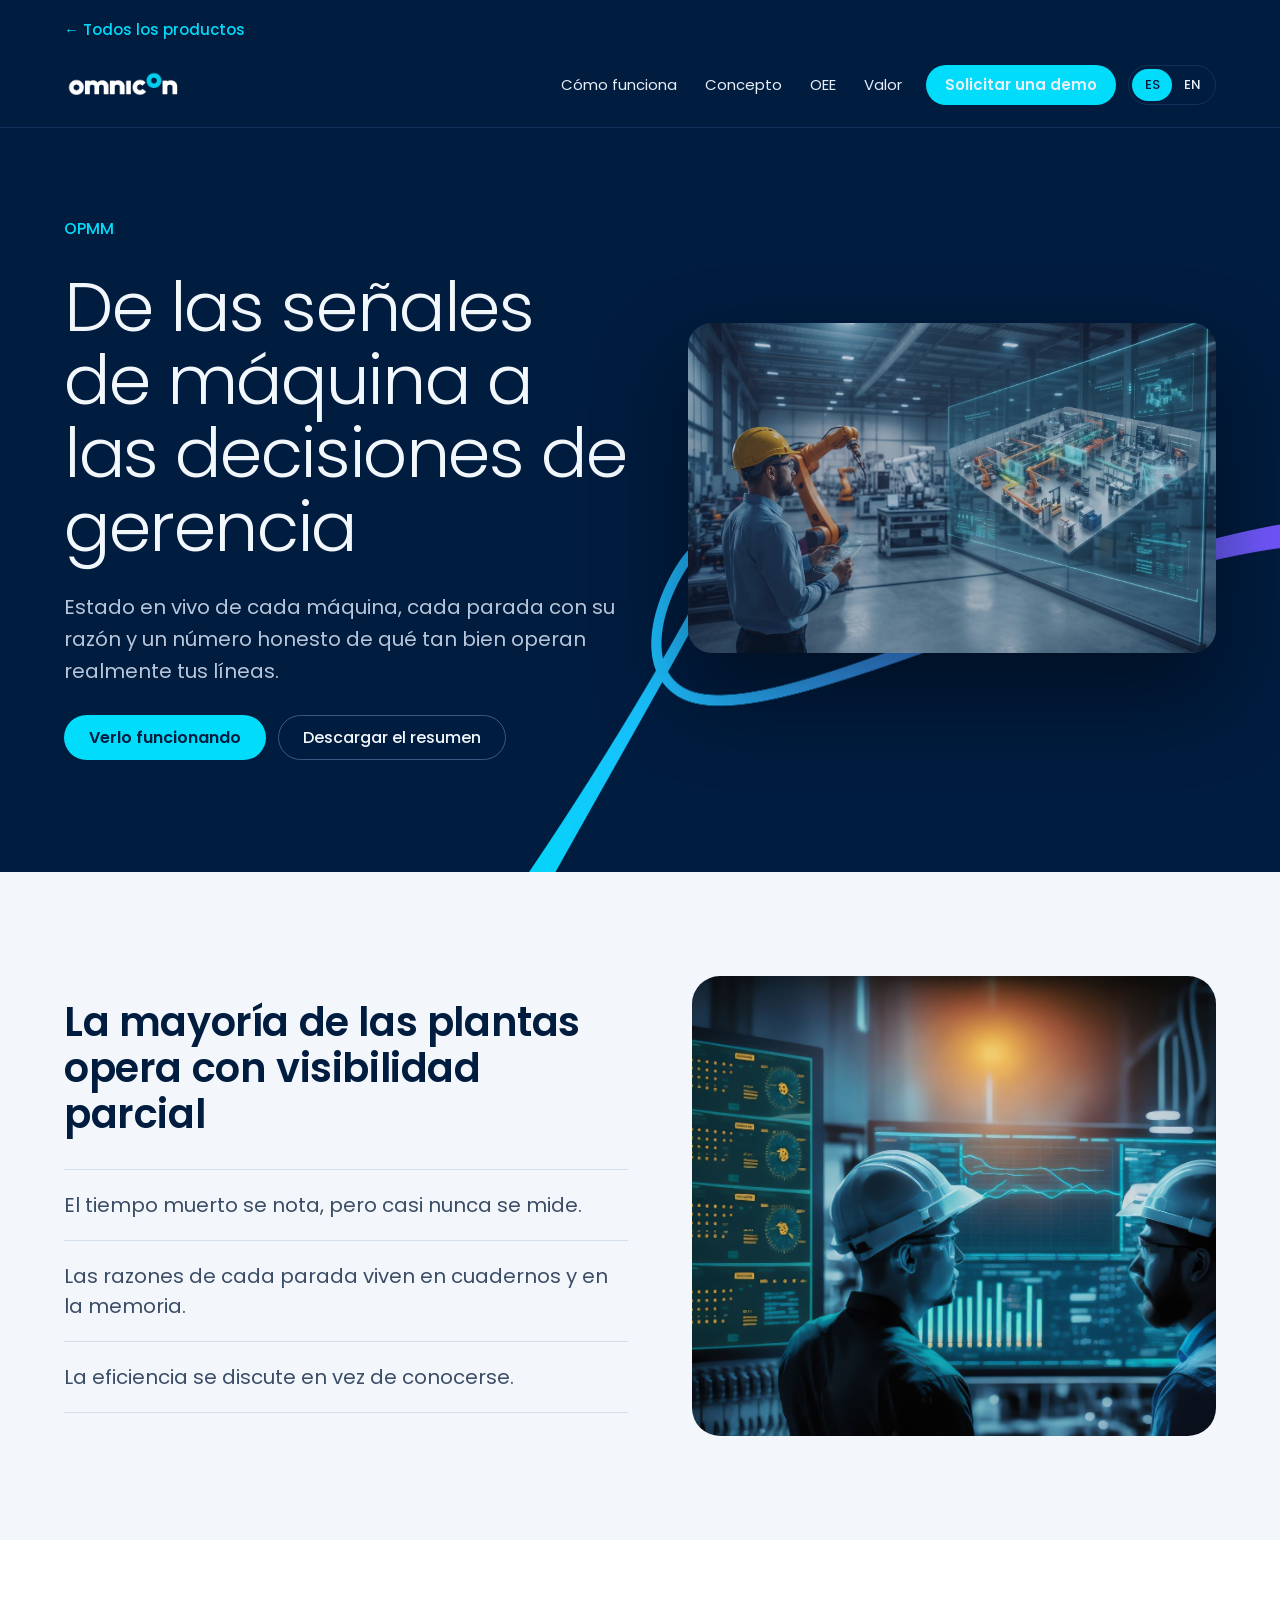
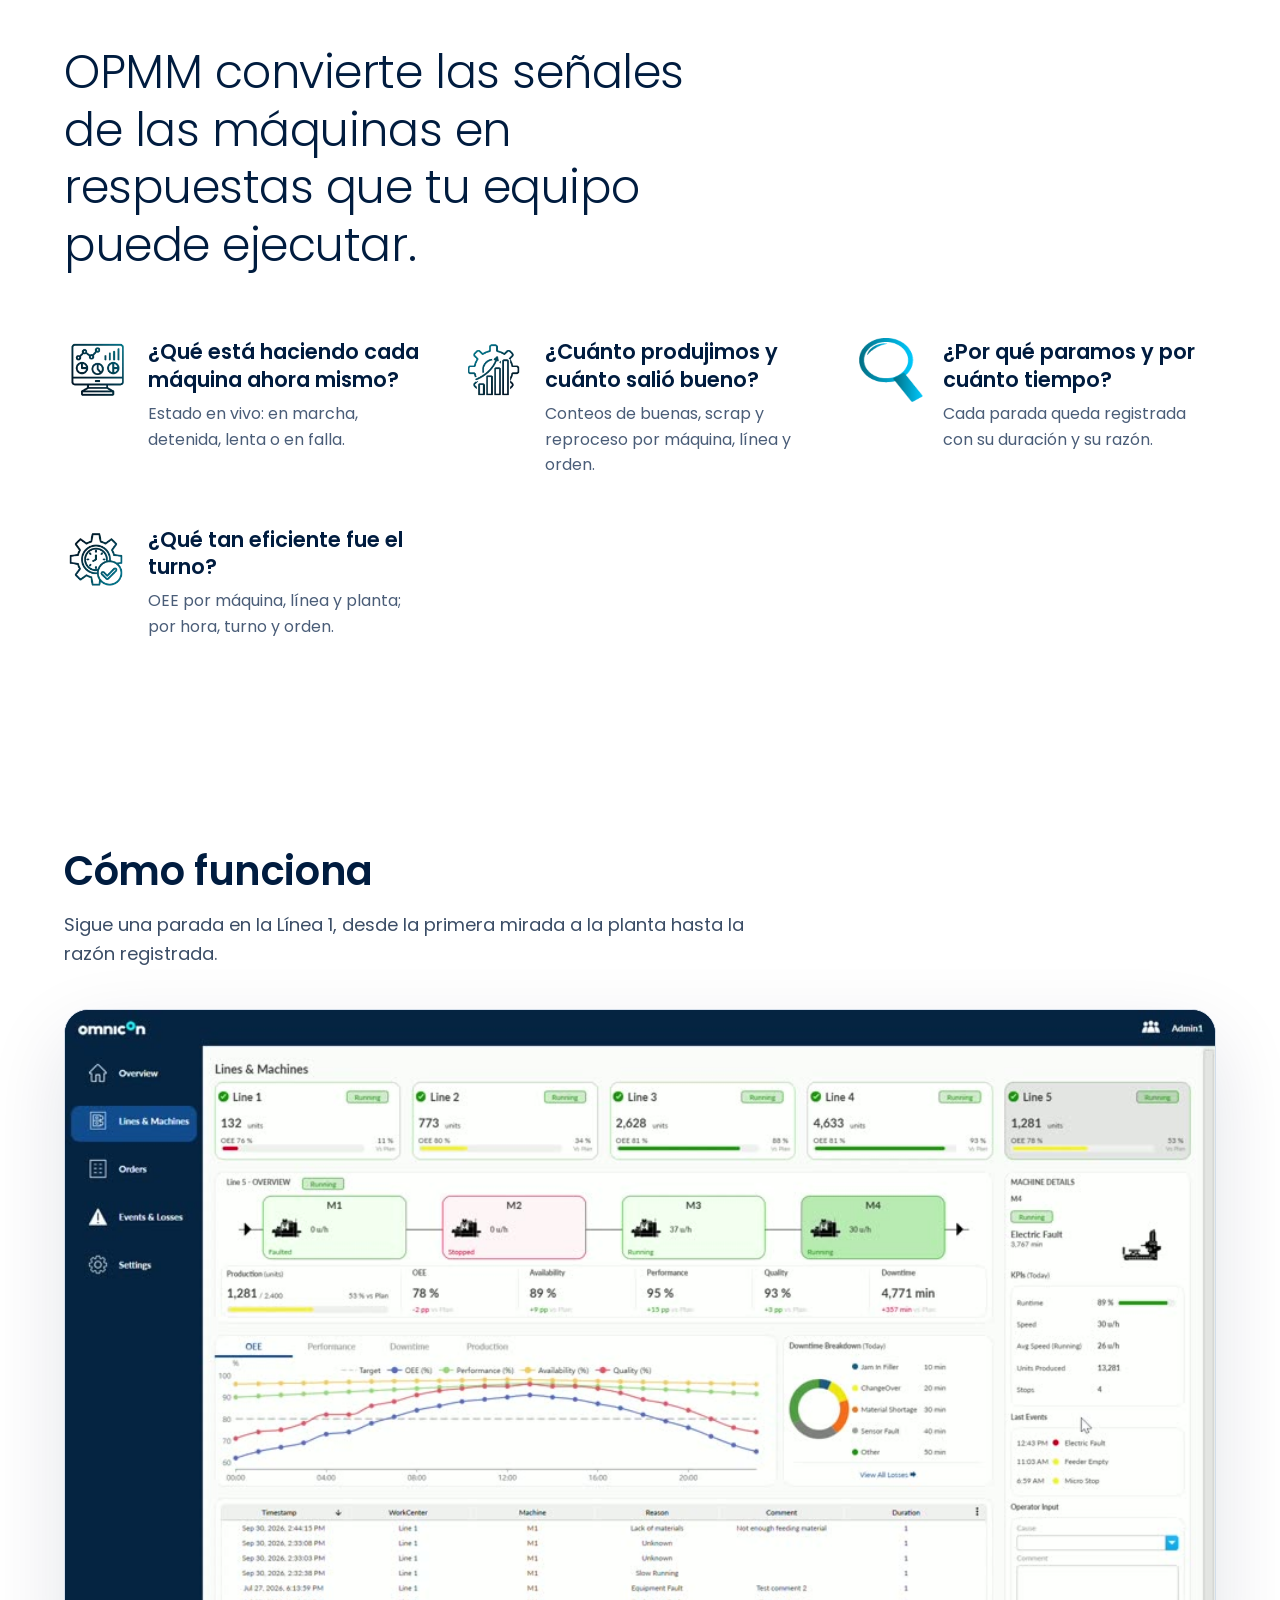
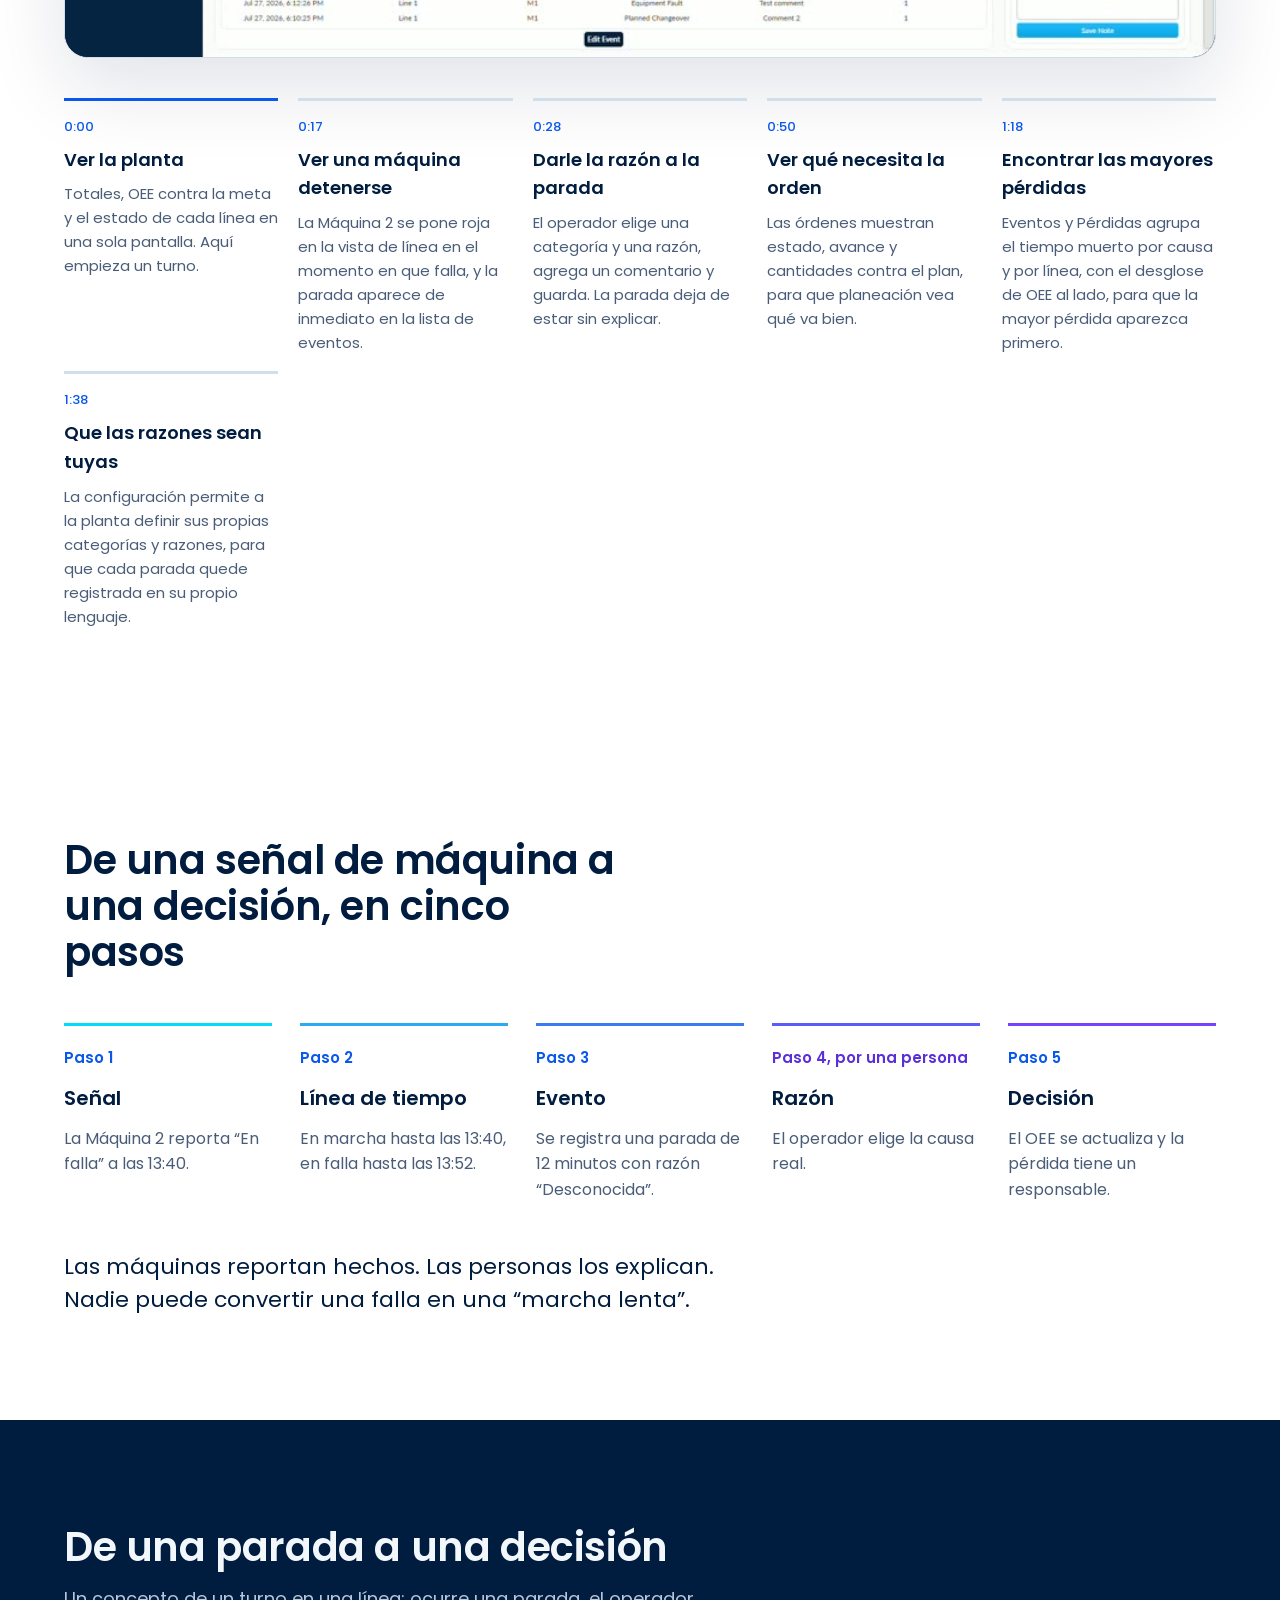
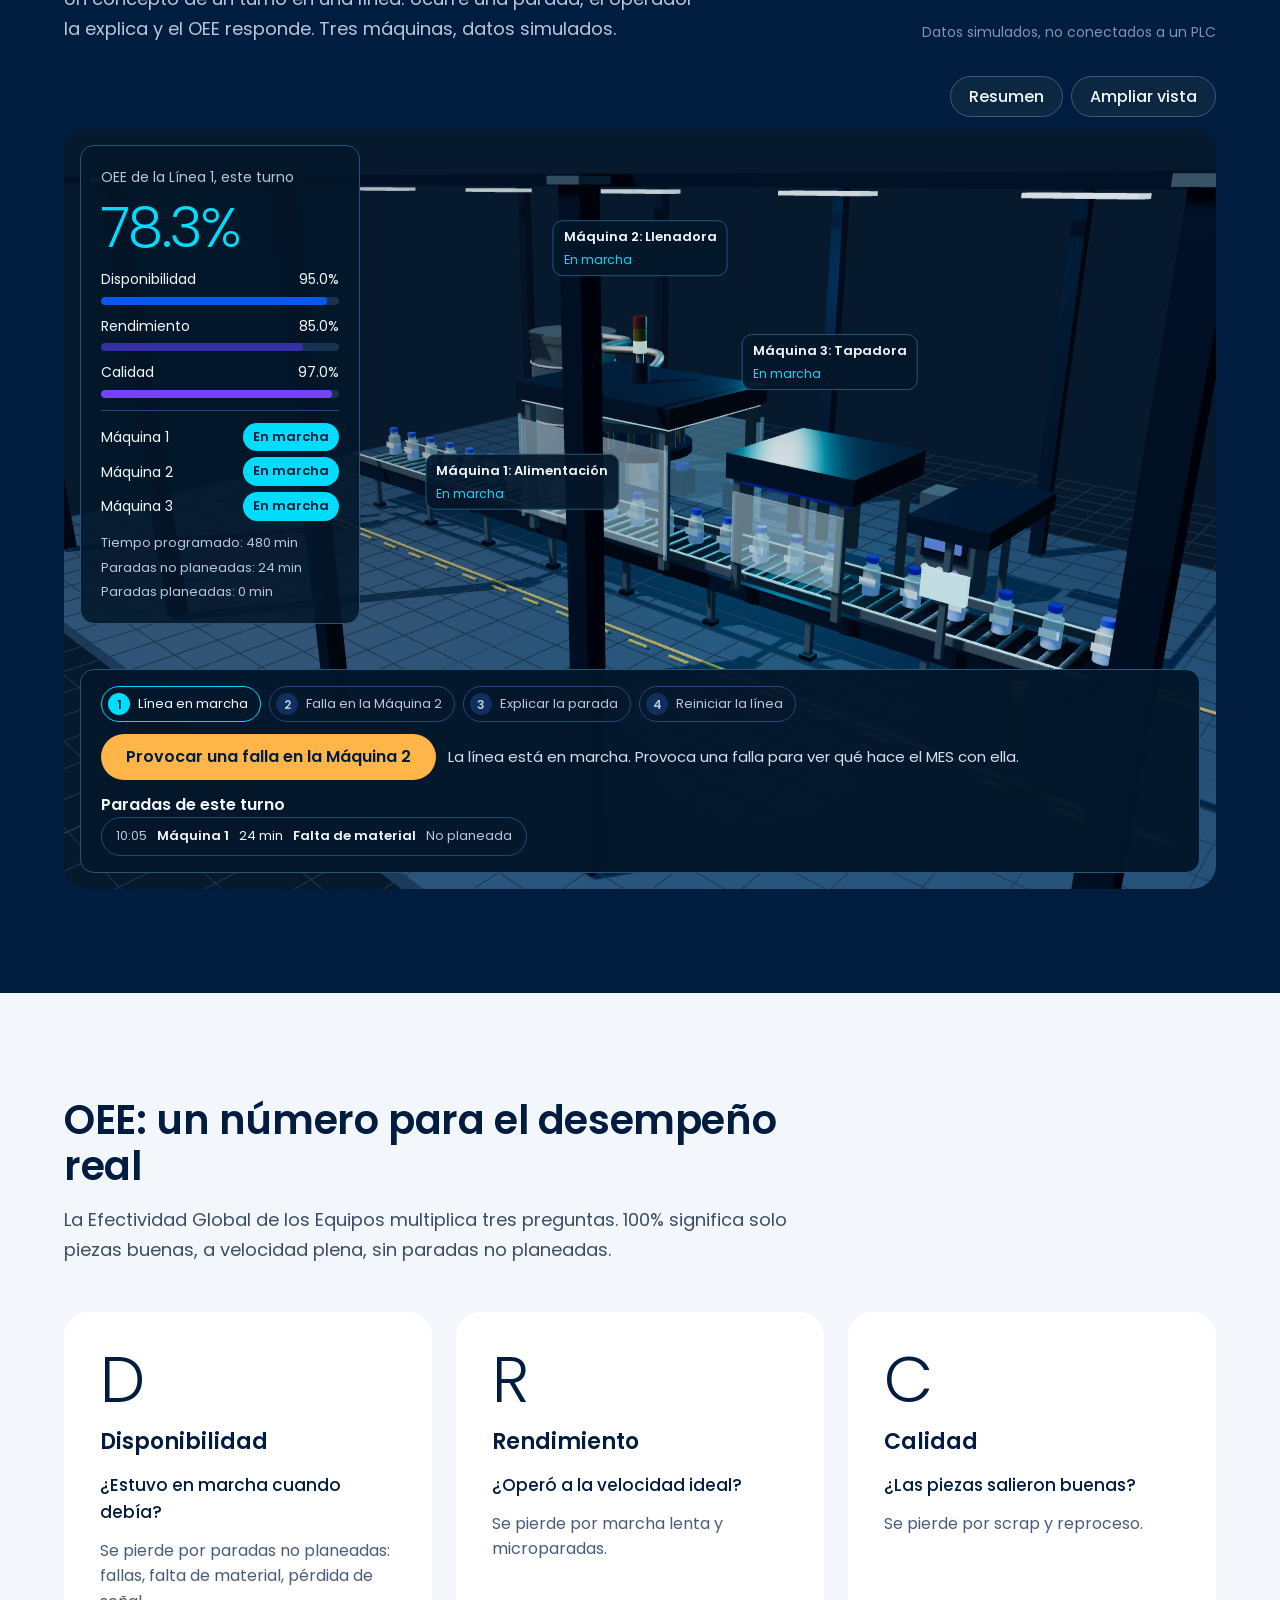
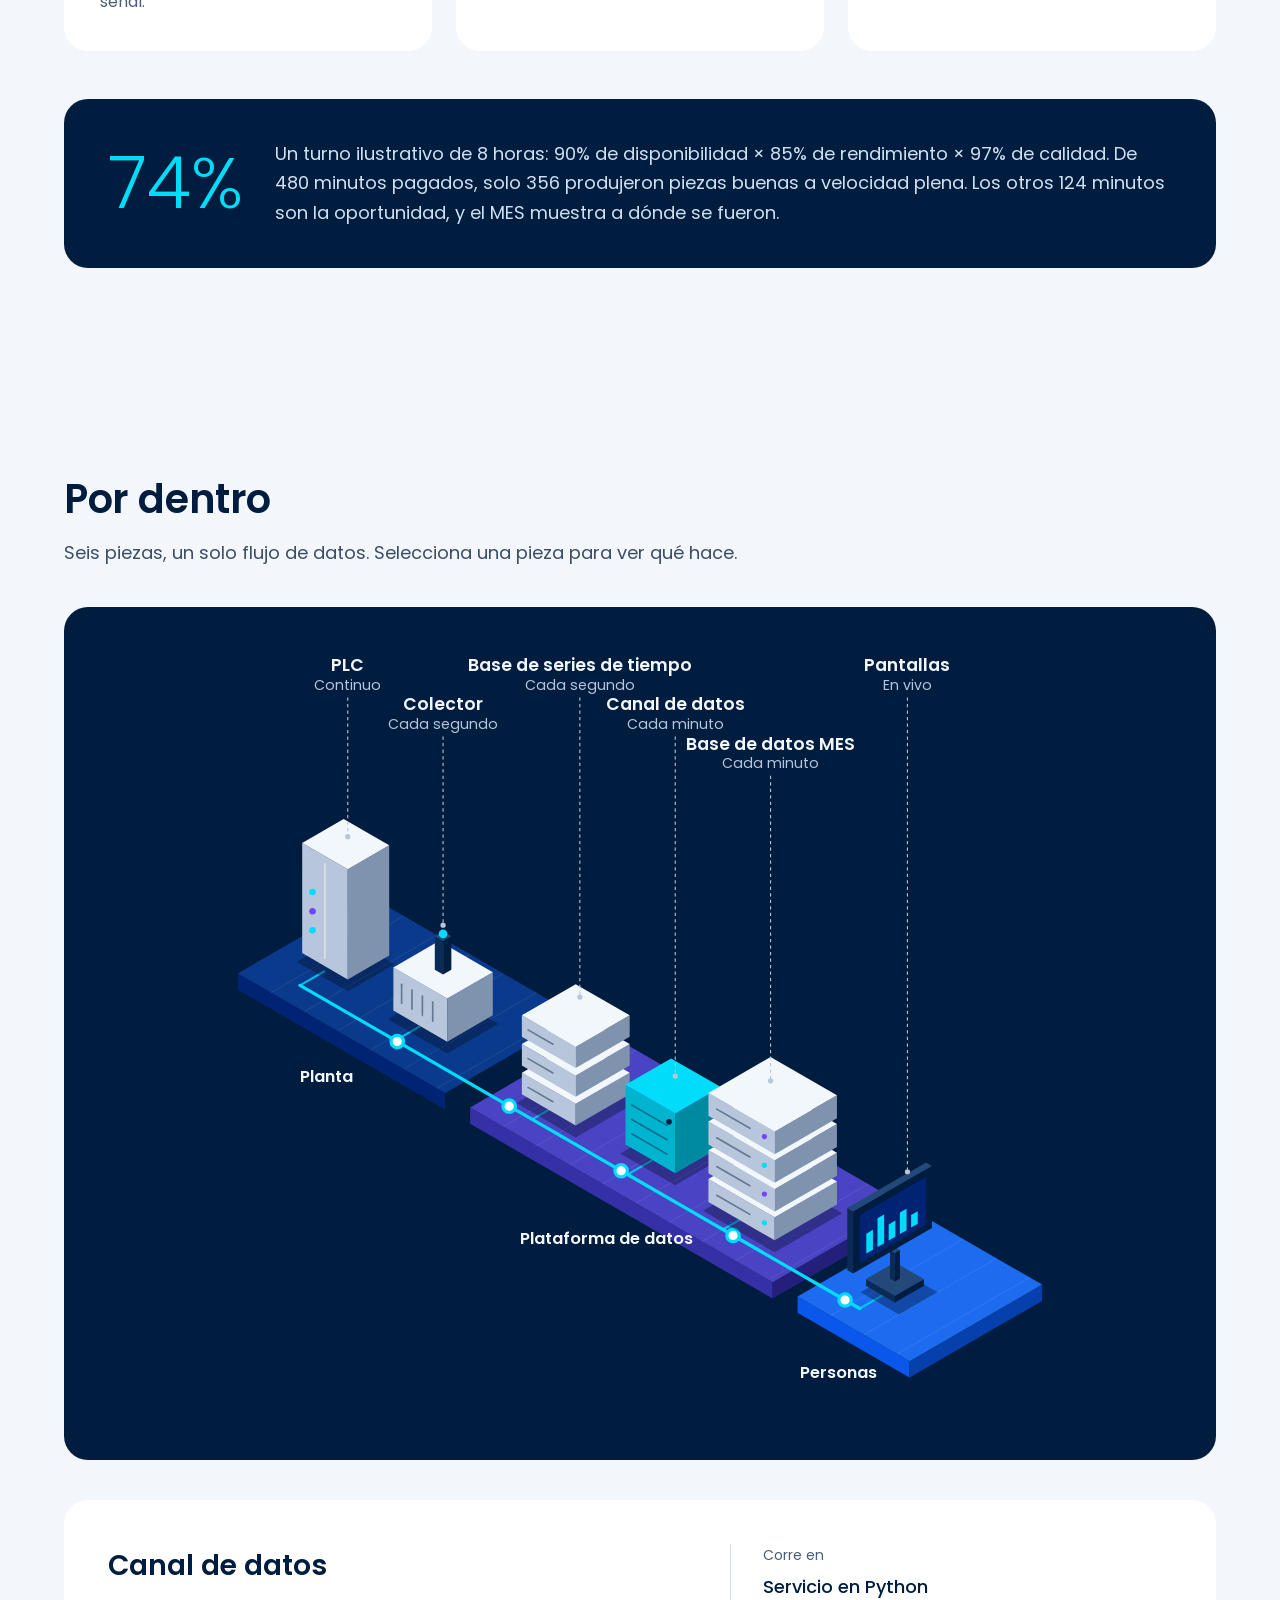
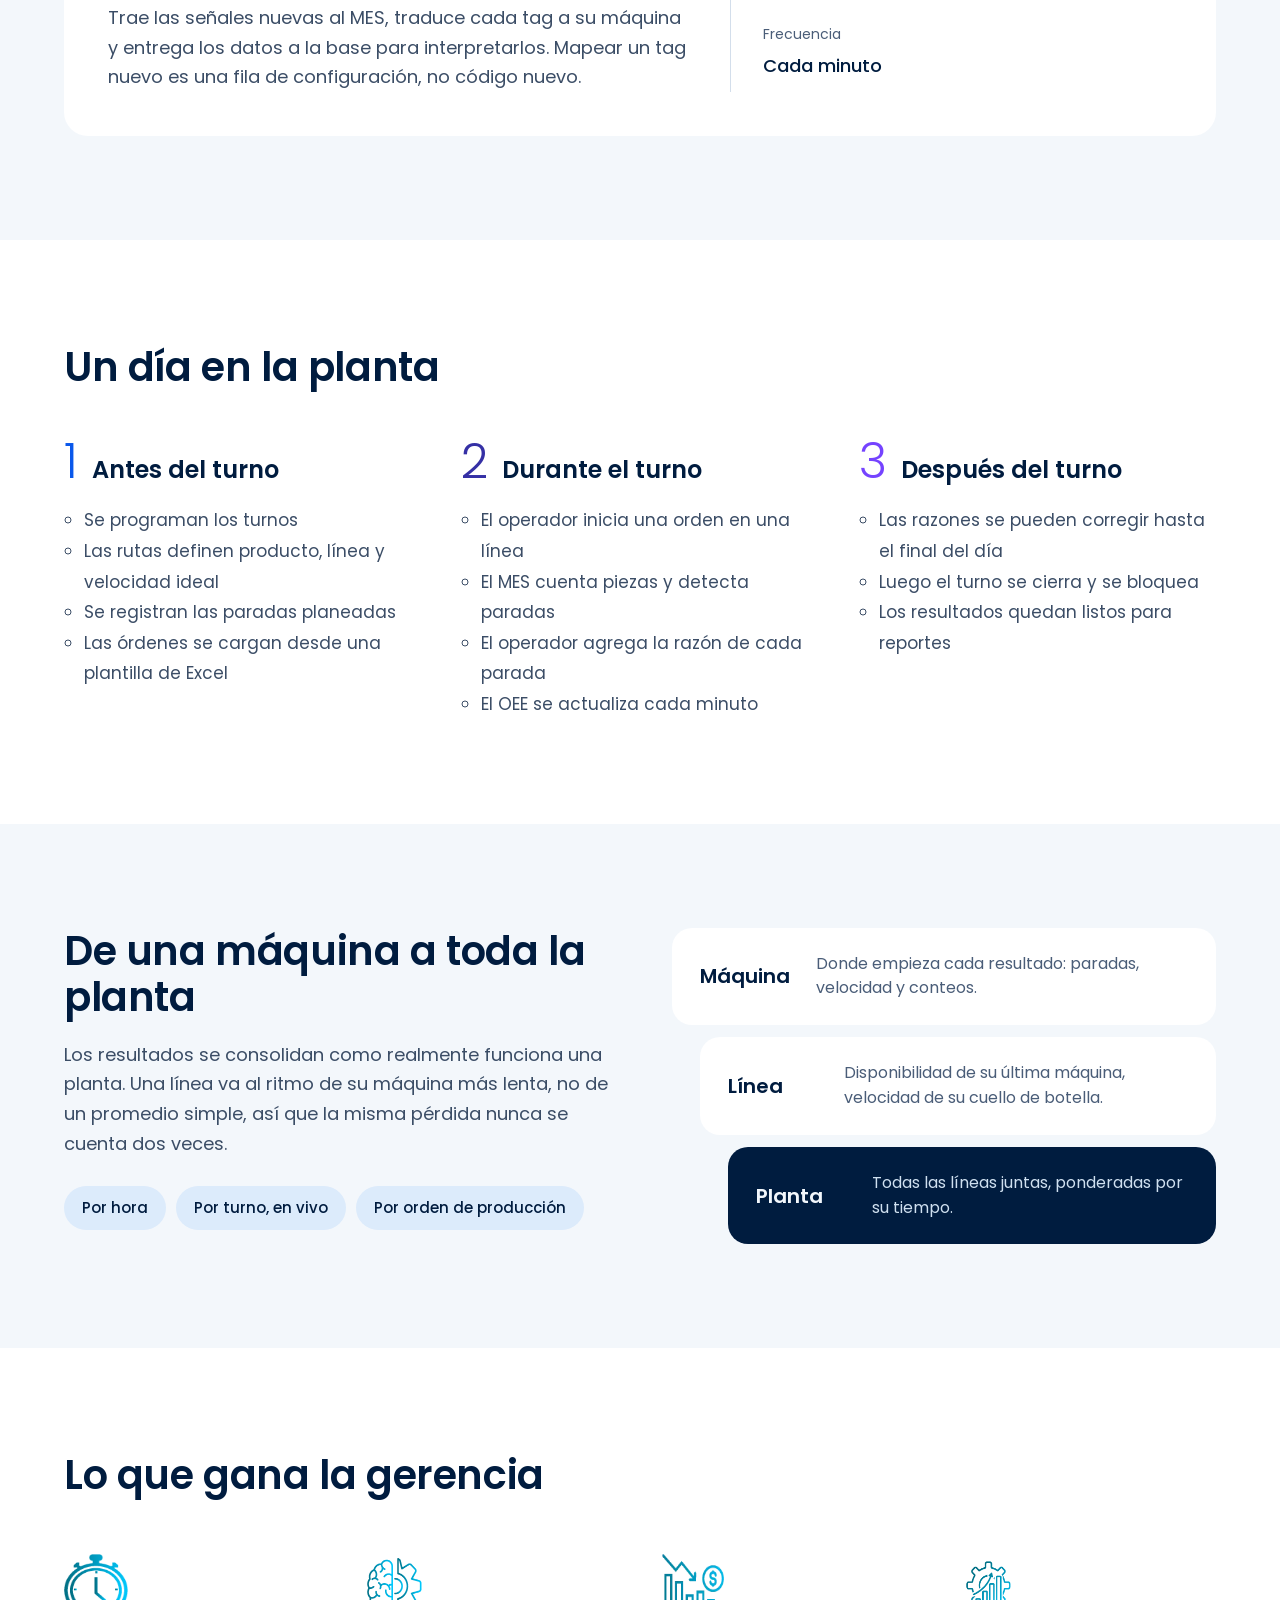
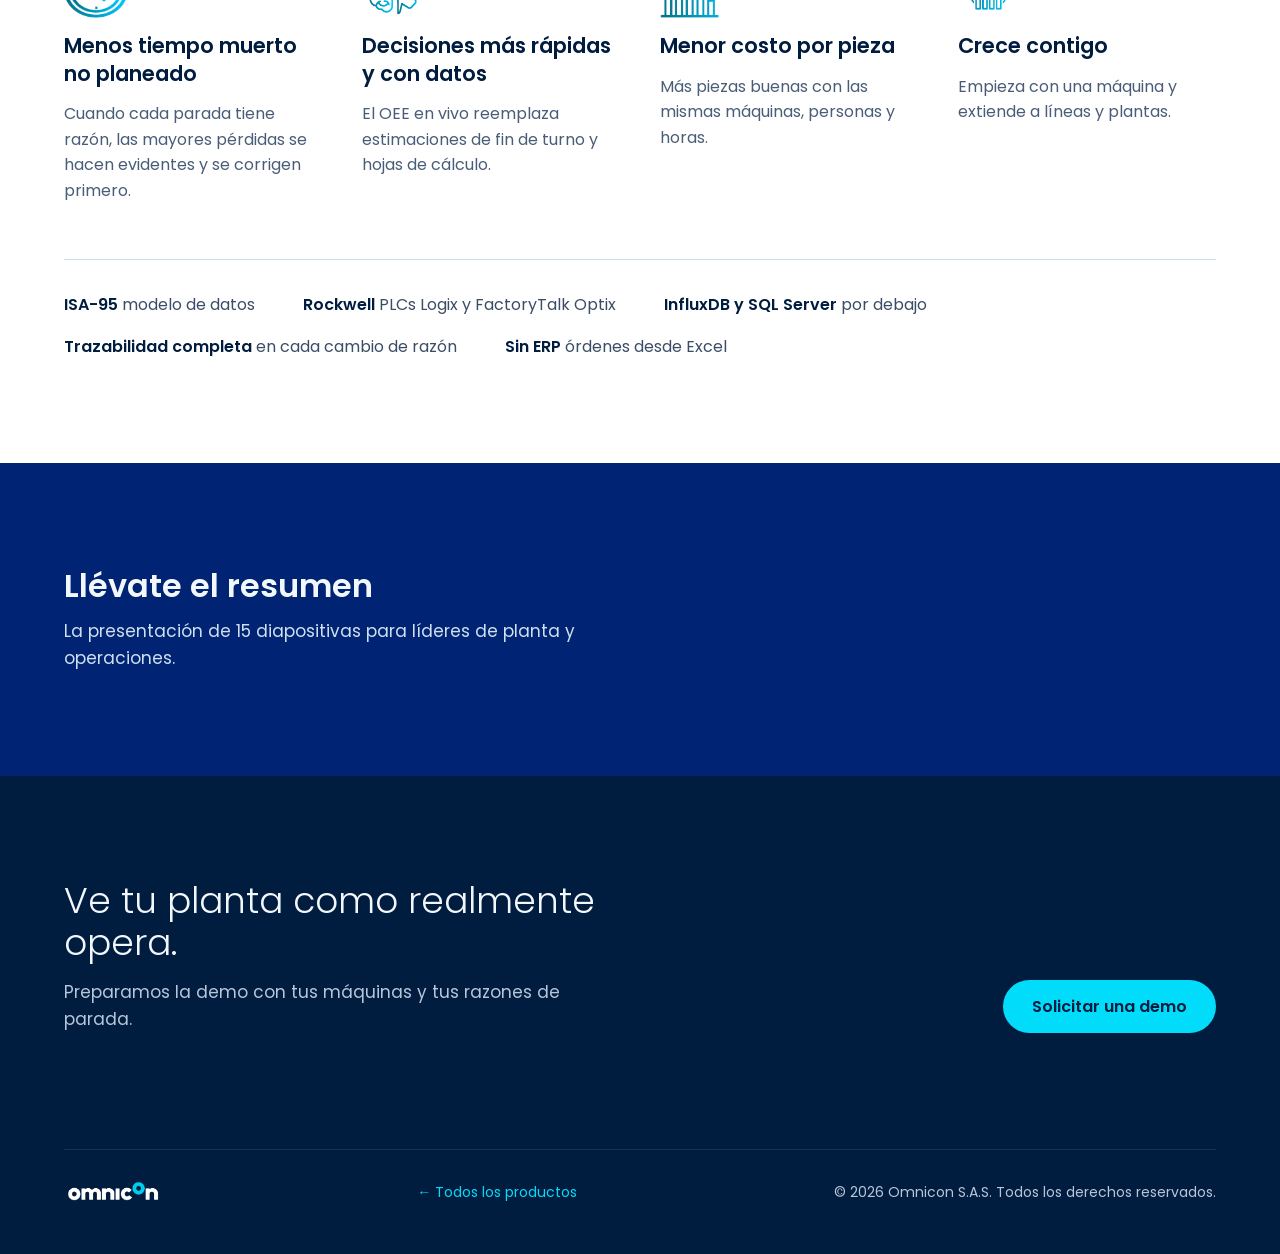
<file: es/products/mes/index.html>
<!DOCTYPE html><html lang="es"><head><meta charset="utf-8"><meta name="viewport" content="width=device-width, initial-scale=1"><title>OPMM: de las señales de máquina a las decisiones de gerencia</title><meta name="description" content="Estado de máquinas en vivo, cada parada con su razón y OEE por máquina, línea y planta. Basado en ISA-95 para plantas Rockwell."><style>@font-face{font-family:'Poppins';font-style:normal;font-weight:300;font-display:swap;src:url('../../../brand/fonts/poppins/Poppins-Light.woff2') format('woff2')}@font-face{font-family:'Poppins';font-style:normal;font-weight:400;font-display:swap;src:url('../../../brand/fonts/poppins/Poppins-Regular.woff2') format('woff2')}@font-face{font-family:'Poppins';font-style:normal;font-weight:500;font-display:swap;src:url('../../../brand/fonts/poppins/Poppins-Medium.woff2') format('woff2')}@font-face{font-family:'Poppins';font-style:normal;font-weight:600;font-display:swap;src:url('../../../brand/fonts/poppins/Poppins-SemiBold.woff2') format('woff2')}</style><link rel="stylesheet" href="../../../assets/text.SRJlfve0.css"><link rel="stylesheet" href="../../../assets/CtaBand.CBGF7iOj.css"><link rel="stylesheet" href="../../../assets/ProductPage.D9-hGHxK.css"><link rel="stylesheet" href="../../../assets/routes.Ch2uojh8.css"></head><body><a class="skip-link" href="#main">Ir al contenido</a><div class="back" data-astro-cid-5vhfxtp5><div class="container" data-astro-cid-5vhfxtp5><a href="../../../es/index.html" data-astro-cid-5vhfxtp5>← Todos los productos</a></div></div><header class="site-header on-dark divided" data-astro-cid-nen7h5rs><div class="container bar" data-astro-cid-nen7h5rs><a class="brand" href="../../../es/index.html" aria-label="Inicio de Omnicon Productos" data-astro-cid-nen7h5rs><img src="../../../brand/logo/omnicon-white.png" alt="Omnicon" height="34" data-astro-cid-nen7h5rs></a><nav class="nav" aria-label="Secciones de la página" data-astro-cid-nen7h5rs><a href="#how" data-astro-cid-nen7h5rs>Cómo funciona</a><a href="#demo" data-astro-cid-nen7h5rs>Concepto</a><a href="#oee" data-astro-cid-nen7h5rs>OEE</a><a href="#value" data-astro-cid-nen7h5rs>Valor</a><a class="btn btn-signal cta" href="#contact" data-astro-cid-nen7h5rs>Solicitar una demo</a><span class="lang" role="group" aria-label="Idioma" data-astro-cid-nen7h5rs><span aria-current="true" data-astro-cid-nen7h5rs>ES</span><a href="../../../products/mes/index.html" hreflang="en" lang="en" data-astro-cid-nen7h5rs>EN</a></span></nav></div></header><main id="main" data-astro-cid-5vhfxtp5><section class="hero on-dark" style="--hero-art: url('../brand/graphics/signal-wave-2.png')" data-astro-cid-sf272gaj><div class="container grid" data-astro-cid-sf272gaj><div class="copy" data-astro-cid-sf272gaj><p class="label" data-astro-cid-sf272gaj>OPMM</p><h1 data-astro-cid-sf272gaj>De las señales de máquina a las decisiones de gerencia</h1><p class="subtitle" data-astro-cid-sf272gaj>Estado en vivo de cada máquina, cada parada con su razón y un número honesto de qué tan bien operan realmente tus líneas.</p><div class="actions" data-astro-cid-sf272gaj><a class="btn btn-signal" href="#demo" data-astro-cid-sf272gaj>Verlo funcionando</a><a class="btn btn-ghost-dark" href="#deck" data-astro-cid-sf272gaj>Descargar el resumen</a></div></div><figure class="media" data-astro-cid-sf272gaj><img src="../../../products/mes/digital-twin.jpg" alt="Ingeniero revisando un gemelo digital holográfico de la línea de producción" width="1200" height="750" data-astro-cid-sf272gaj></figure></div></section><script type="module">var e=document.querySelector(`.motion`);e&&!window.matchMedia(`(prefers-reduced-motion: reduce)`).matches&&e.play().catch(()=>{});</script><section class="section problem" data-astro-cid-bcjrc2nk><div class="container grid" data-astro-cid-bcjrc2nk><div class="copy" data-astro-cid-bcjrc2nk><h2 data-astro-cid-bcjrc2nk>La mayoría de las plantas opera con visibilidad parcial</h2><ul class="statements" data-astro-cid-bcjrc2nk><li data-astro-cid-bcjrc2nk>El tiempo muerto se nota, pero casi nunca se mide.</li><li data-astro-cid-bcjrc2nk>Las razones de cada parada viven en cuadernos y en la memoria.</li><li data-astro-cid-bcjrc2nk>La eficiencia se discute en vez de conocerse.</li></ul></div><img class="photo" src="../../../products/mes/smart-manufacturing.jpg" alt="Dos ingenieros revisando tableros de producción en un cuarto de control oscuro" width="1200" height="920" loading="lazy" data-astro-cid-bcjrc2nk></div></section><section class="section questions" data-astro-cid-kybqiiao><div class="container" data-astro-cid-kybqiiao><p class="promise" data-astro-cid-kybqiiao>OPMM convierte las señales de las máquinas en respuestas que tu equipo puede ejecutar.</p><div class="grid" data-astro-cid-kybqiiao><article class="item" data-astro-cid-kybqiiao><img src="../../../brand/icons/monitor.png" alt="" width="64" height="64" loading="lazy" data-astro-cid-kybqiiao><div class="text" data-astro-cid-kybqiiao><h3 data-astro-cid-kybqiiao>¿Qué está haciendo cada máquina ahora mismo?</h3><p data-astro-cid-kybqiiao>Estado en vivo: en marcha, detenida, lenta o en falla.</p></div></article><article class="item" data-astro-cid-kybqiiao><img src="../../../brand/icons/output.png" alt="" width="64" height="64" loading="lazy" data-astro-cid-kybqiiao><div class="text" data-astro-cid-kybqiiao><h3 data-astro-cid-kybqiiao>¿Cuánto produjimos y cuánto salió bueno?</h3><p data-astro-cid-kybqiiao>Conteos de buenas, scrap y reproceso por máquina, línea y orden.</p></div></article><article class="item" data-astro-cid-kybqiiao><img src="../../../brand/icons/search.png" alt="" width="64" height="64" loading="lazy" data-astro-cid-kybqiiao><div class="text" data-astro-cid-kybqiiao><h3 data-astro-cid-kybqiiao>¿Por qué paramos y por cuánto tiempo?</h3><p data-astro-cid-kybqiiao>Cada parada queda registrada con su duración y su razón.</p></div></article><article class="item" data-astro-cid-kybqiiao><img src="../../../brand/icons/efficiency.png" alt="" width="64" height="64" loading="lazy" data-astro-cid-kybqiiao><div class="text" data-astro-cid-kybqiiao><h3 data-astro-cid-kybqiiao>¿Qué tan eficiente fue el turno?</h3><p data-astro-cid-kybqiiao>OEE por máquina, línea y planta; por hora, turno y orden.</p></div></article></div></div></section><section id="how" class="section tour" data-astro-cid-3sv7prsd><div class="container" data-astro-cid-3sv7prsd><div class="intro" data-astro-cid-3sv7prsd><h2 data-astro-cid-3sv7prsd>Cómo funciona</h2><p data-astro-cid-3sv7prsd>Sigue una parada en la Línea 1, desde la primera mirada a la planta hasta la razón registrada.</p></div><figure class="frame" data-astro-cid-3sv7prsd><video class="clip" autoplay muted loop playsinline preload="metadata" poster="../../../products/mes/how-it-works-poster.jpg" aria-label="Pantallas de OPMM en orden: resumen de planta, una máquina deteniéndose en la Línea 1, el operador dando la razón de la parada, órdenes, eventos y pérdidas, y configuración" data-astro-cid-3sv7prsd><source src="../../../products/mes/how-it-works.mp4" type="video/mp4" data-astro-cid-3sv7prsd></video></figure><ol class="points" data-astro-cid-3sv7prsd><li class="point" data-astro-cid-3sv7prsd><button type="button" class="chapter" data-at="0" data-astro-cid-3sv7prsd><span class="time" data-astro-cid-3sv7prsd>0:00</span><span class="name" data-astro-cid-3sv7prsd>Ver la planta</span><span class="body" data-astro-cid-3sv7prsd>Totales, OEE contra la meta y el estado de cada línea en una sola pantalla. Aquí empieza un turno.</span></button></li><li class="point" data-astro-cid-3sv7prsd><button type="button" class="chapter" data-at="17" data-astro-cid-3sv7prsd><span class="time" data-astro-cid-3sv7prsd>0:17</span><span class="name" data-astro-cid-3sv7prsd>Ver una máquina detenerse</span><span class="body" data-astro-cid-3sv7prsd>La Máquina 2 se pone roja en la vista de línea en el momento en que falla, y la parada aparece de inmediato en la lista de eventos.</span></button></li><li class="point" data-astro-cid-3sv7prsd><button type="button" class="chapter" data-at="28" data-astro-cid-3sv7prsd><span class="time" data-astro-cid-3sv7prsd>0:28</span><span class="name" data-astro-cid-3sv7prsd>Darle la razón a la parada</span><span class="body" data-astro-cid-3sv7prsd>El operador elige una categoría y una razón, agrega un comentario y guarda. La parada deja de estar sin explicar.</span></button></li><li class="point" data-astro-cid-3sv7prsd><button type="button" class="chapter" data-at="50" data-astro-cid-3sv7prsd><span class="time" data-astro-cid-3sv7prsd>0:50</span><span class="name" data-astro-cid-3sv7prsd>Ver qué necesita la orden</span><span class="body" data-astro-cid-3sv7prsd>Las órdenes muestran estado, avance y cantidades contra el plan, para que planeación vea qué va bien.</span></button></li><li class="point" data-astro-cid-3sv7prsd><button type="button" class="chapter" data-at="78" data-astro-cid-3sv7prsd><span class="time" data-astro-cid-3sv7prsd>1:18</span><span class="name" data-astro-cid-3sv7prsd>Encontrar las mayores pérdidas</span><span class="body" data-astro-cid-3sv7prsd>Eventos y Pérdidas agrupa el tiempo muerto por causa y por línea, con el desglose de OEE al lado, para que la mayor pérdida aparezca primero.</span></button></li><li class="point" data-astro-cid-3sv7prsd><button type="button" class="chapter" data-at="98" data-astro-cid-3sv7prsd><span class="time" data-astro-cid-3sv7prsd>1:38</span><span class="name" data-astro-cid-3sv7prsd>Que las razones sean tuyas</span><span class="body" data-astro-cid-3sv7prsd>La configuración permite a la planta definir sus propias categorías y razones, para que cada parada quede registrada en su propio lenguaje.</span></button></li></ol></div></section><script type="module">var e=document.querySelector(`.tour .clip`),t=Array.from(document.querySelectorAll(`.tour .chapter`));if(e&&t.length){matchMedia(`(prefers-reduced-motion: reduce)`).matches&&(e.removeAttribute(`autoplay`),e.pause()),t.forEach(t=>t.addEventListener(`click`,()=>{e.currentTime=Number(t.dataset.at),e.play()}));let n=()=>{let n=0;t.forEach((t,r)=>{e.currentTime>=Number(t.dataset.at)&&(n=r)}),t.forEach((e,t)=>{t===n?e.setAttribute(`aria-current`,`step`):e.removeAttribute(`aria-current`)})};e.addEventListener(`timeupdate`,n),n()}</script><section class="section flow" data-astro-cid-jckjak5x><div class="container" data-astro-cid-jckjak5x><h2 data-astro-cid-jckjak5x>De una señal de máquina a una decisión, en cinco pasos</h2><ol class="steps" data-astro-cid-jckjak5x><li class="step" style="--accent: #00dcfa" data-astro-cid-jckjak5x><span class="label" data-astro-cid-jckjak5x>Paso 1</span><span class="name" data-astro-cid-jckjak5x>Señal</span><span class="body" data-astro-cid-jckjak5x>La Máquina 2 reporta “En falla” a las 13:40.</span></li><li class="step" style="--accent: #2ca9f5" data-astro-cid-jckjak5x><span class="label" data-astro-cid-jckjak5x>Paso 2</span><span class="name" data-astro-cid-jckjak5x>Línea de tiempo</span><span class="body" data-astro-cid-jckjak5x>En marcha hasta las 13:40, en falla hasta las 13:52.</span></li><li class="step" style="--accent: #3c7af0" data-astro-cid-jckjak5x><span class="label" data-astro-cid-jckjak5x>Paso 3</span><span class="name" data-astro-cid-jckjak5x>Evento</span><span class="body" data-astro-cid-jckjak5x>Se registra una parada de 12 minutos con razón “Desconocida”.</span></li><li class="step human" style="--accent: #5a5cf8" data-astro-cid-jckjak5x><span class="label" data-astro-cid-jckjak5x>Paso 4, por una persona</span><span class="name" data-astro-cid-jckjak5x>Razón</span><span class="body" data-astro-cid-jckjak5x>El operador elige la causa real.</span></li><li class="step" style="--accent: #7543ff" data-astro-cid-jckjak5x><span class="label" data-astro-cid-jckjak5x>Paso 5</span><span class="name" data-astro-cid-jckjak5x>Decisión</span><span class="body" data-astro-cid-jckjak5x>El OEE se actualiza y la pérdida tiene un responsable.</span></li></ol><p class="rule" data-astro-cid-jckjak5x>Las máquinas reportan hechos. Las personas los explican. Nadie puede convertir una falla en una “marcha lenta”.</p></div></section><section id="demo" class="section demo on-dark" data-astro-cid-egxjor4u><div class="container" data-astro-cid-egxjor4u><header class="head" data-astro-cid-egxjor4u><div class="copy" data-astro-cid-egxjor4u><h2 data-astro-cid-egxjor4u>De una parada a una decisión</h2><p data-astro-cid-egxjor4u>Un concepto de un turno en una línea: ocurre una parada, el operador la explica y el OEE responde. Tres máquinas, datos simulados.</p></div><p class="disclaimer" data-astro-cid-egxjor4u>Datos simulados, no conectados a un PLC</p></header><div class="stage" data-stage data-astro-cid-egxjor4u><div class="bar" data-astro-cid-egxjor4u><button type="button" class="btn btn-ghost-dark toggle" data-overview data-astro-cid-egxjor4u>Resumen</button><button type="button" class="btn btn-ghost-dark toggle" data-toggle aria-expanded="false" data-enlarge="Ampliar vista" data-restore="Volver a la vista normal" data-astro-cid-egxjor4u>Ampliar vista</button></div><div class="view" data-astro-cid-egxjor4u><div class="scene" data-scene role="img" aria-label="Gemelo digital de la Línea 1, vista 3D" data-astro-cid-egxjor4u><div class="tag" data-tag="m1" data-astro-cid-egxjor4u><span class="tag-name" data-astro-cid-egxjor4u>Máquina 1: Alimentación</span><span class="tag-state" data-tag-state data-astro-cid-egxjor4u>En marcha</span></div><div class="tag" data-tag="m2" data-astro-cid-egxjor4u><span class="tag-name" data-astro-cid-egxjor4u>Máquina 2: Llenadora</span><span class="tag-state" data-tag-state data-astro-cid-egxjor4u>En marcha</span></div><div class="tag" data-tag="m3" data-astro-cid-egxjor4u><span class="tag-name" data-astro-cid-egxjor4u>Máquina 3: Tapadora</span><span class="tag-state" data-tag-state data-astro-cid-egxjor4u>En marcha</span></div></div><aside class="hud-top" data-astro-cid-egxjor4u><p class="oee-label" data-astro-cid-egxjor4u>OEE de la Línea 1, este turno</p><p class="oee" data-oee data-astro-cid-egxjor4u>78.3%</p><div class="bars" data-astro-cid-egxjor4u><div class="bar-row" data-astro-cid-egxjor4u><div class="bar-head" data-astro-cid-egxjor4u><span data-astro-cid-egxjor4u>Disponibilidad</span><span data-metric="availability" data-astro-cid-egxjor4u>95.0%</span></div><div class="track" data-astro-cid-egxjor4u><div class="fill" data-fill="availability" style="width: 95.0%; background: var(--action)" data-astro-cid-egxjor4u></div></div></div><div class="bar-row" data-astro-cid-egxjor4u><div class="bar-head" data-astro-cid-egxjor4u><span data-astro-cid-egxjor4u>Rendimiento</span><span data-metric="performance" data-astro-cid-egxjor4u>85.0%</span></div><div class="track" data-astro-cid-egxjor4u><div class="fill" data-fill="performance" style="width: 85.0%; background: var(--indigo)" data-astro-cid-egxjor4u></div></div></div><div class="bar-row" data-astro-cid-egxjor4u><div class="bar-head" data-astro-cid-egxjor4u><span data-astro-cid-egxjor4u>Calidad</span><span data-metric="quality" data-astro-cid-egxjor4u>97.0%</span></div><div class="track" data-astro-cid-egxjor4u><div class="fill" data-fill="quality" style="width: 97.0%; background: var(--volt)" data-astro-cid-egxjor4u></div></div></div></div><ul class="machine-list" data-astro-cid-egxjor4u><li data-astro-cid-egxjor4u><span data-astro-cid-egxjor4u>Máquina 1</span><span class="pill running" data-machine="Máquina 1" data-astro-cid-egxjor4u>En marcha</span></li><li data-astro-cid-egxjor4u><span data-astro-cid-egxjor4u>Máquina 2</span><span class="pill running" data-machine="Máquina 2" data-astro-cid-egxjor4u>En marcha</span></li><li data-astro-cid-egxjor4u><span data-astro-cid-egxjor4u>Máquina 3</span><span class="pill running" data-machine="Máquina 3" data-astro-cid-egxjor4u>En marcha</span></li></ul><div class="totals" data-astro-cid-egxjor4u><span data-astro-cid-egxjor4u>Tiempo programado: 480 min</span><span data-unplanned-total data-astro-cid-egxjor4u>Paradas no planeadas: 24 min</span><span data-planned-total data-astro-cid-egxjor4u>Paradas planeadas: 0 min</span></div></aside><div class="hud-bottom" data-astro-cid-egxjor4u><ol class="steps" data-steps data-astro-cid-egxjor4u><li class="step current" data-step="0" data-astro-cid-egxjor4u><span class="step-num" data-astro-cid-egxjor4u>1</span><span data-astro-cid-egxjor4u>Línea en marcha</span></li><li class="step" data-step="1" data-astro-cid-egxjor4u><span class="step-num" data-astro-cid-egxjor4u>2</span><span data-astro-cid-egxjor4u>Falla en la Máquina 2</span></li><li class="step" data-step="2" data-astro-cid-egxjor4u><span class="step-num" data-astro-cid-egxjor4u>3</span><span data-astro-cid-egxjor4u>Explicar la parada</span></li><li class="step" data-step="3" data-astro-cid-egxjor4u><span class="step-num" data-astro-cid-egxjor4u>4</span><span data-astro-cid-egxjor4u>Reiniciar la línea</span></li></ol><div class="controls" data-astro-cid-egxjor4u><button type="button" class="btn btn-fault" data-fault data-astro-cid-egxjor4u>Provocar una falla en la Máquina 2</button><button type="button" class="btn btn-signal" data-restart hidden data-astro-cid-egxjor4u>Reiniciar la línea</button><p class="message" data-message aria-live="polite" data-astro-cid-egxjor4u>La línea está en marcha. Provoca una falla para ver qué hace el MES con ella.</p></div><div class="prompt" data-prompt hidden data-astro-cid-egxjor4u><p data-astro-cid-egxjor4u>Eres el operador. ¿Por qué se detuvo la Máquina 2?</p><div class="reasons" data-astro-cid-egxjor4u><button type="button" class="btn btn-reason" data-reason="electrical" data-astro-cid-egxjor4u>Falla eléctrica</button><button type="button" class="btn btn-reason" data-reason="material" data-astro-cid-egxjor4u>Falta de material</button><button type="button" class="btn btn-reason" data-reason="planned" data-astro-cid-egxjor4u>Cambio de referencia planeado</button></div></div><div class="events" data-astro-cid-egxjor4u><h3 data-astro-cid-egxjor4u>Paradas de este turno</h3><ul class="chips" data-events data-astro-cid-egxjor4u><li class="chip" data-astro-cid-egxjor4u><span class="chip-time" data-astro-cid-egxjor4u>10:05</span><span class="chip-machine" data-astro-cid-egxjor4u>Máquina 1</span><span data-astro-cid-egxjor4u>24 min</span><span class="chip-reason" data-astro-cid-egxjor4u>Falta de material</span><span class="chip-kind" data-astro-cid-egxjor4u>No planeada</span></li></ul></div></div></div></div></div></section><script type="application/json" id="demo-config">{"demo":{"title":"De una parada a una decisión","intro":"Un concepto de un turno en una línea: ocurre una parada, el operador la explica y el OEE responde. Tres máquinas, datos simulados.","disclaimer":"Datos simulados, no conectados a un PLC","shiftMinutes":480,"performance":0.85,"quality":0.97,"machines":[{"id":"m1","name":"Máquina 1","station":"Alimentación","role":"Alimentación"},{"id":"m2","name":"Máquina 2","station":"Llenadora","role":"Cuello de botella, 1,5 s por pieza","faultable":true},{"id":"m3","name":"Máquina 3","station":"Tapadora","role":"Última máquina"}],"seedEvents":[{"time":"10:05","machine":"Máquina 1","minutes":24,"reason":"Falta de material","planned":false}],"fault":{"machine":"Máquina 2","time":"13:40","minutes":12,"button":"Provocar una falla en la Máquina 2","prompt":"Eres el operador. ¿Por qué se detuvo la Máquina 2?","repeatEvery":30},"reasons":[{"id":"electrical","label":"Falla eléctrica","planned":false},{"id":"material","label":"Falta de material","planned":false},{"id":"planned","label":"Cambio de referencia planeado","planned":true}],"messages":{"idle":"La línea está en marcha. Provoca una falla para ver qué hace el MES con ella.","unknown":"El PLC reportó la parada. El MES la registró como Desconocida y la cuenta como no planeada hasta que una persona la explique.","restart":"Razón registrada. Reinicia la línea para retomar la producción.","restarted":"Línea reiniciada. La parada queda en el registro con su razón y su efecto en el OEE."},"v2":{"engine":"three@0.160.1","reference":"design/reference/production-management-3d.html"}},"ui":{"lineOee":"OEE de la Línea 1, este turno","availability":"Disponibilidad","performance":"Rendimiento","quality":"Calidad","scheduled":"Tiempo programado: {minutes} min","unplannedStops":"Paradas no planeadas: {minutes} min","plannedStops":"Paradas planeadas: {minutes} min","events":"Paradas de este turno","unknown":"Desconocida","unplanned":"No planeada","planned":"Planeada","minutes":"{minutes} min","running":"En marcha","faulted":"En falla","faultAlert":"Detenida, sin razón registrada","overview":"Resumen","restart":"Reiniciar la línea","steps":["Línea en marcha","Falla en la Máquina 2","Explicar la parada","Reiniciar la línea"]},"twin":{"title":"Gemelo digital de la Línea 1, vista 3D","enlarge":"Ampliar vista","restore":"Volver a la vista normal"}}</script><script type="module" src="../../../assets/Demo.astro_astro_type_script_index_0_lang.T-6jdrsV.js"></script><section id="oee" class="section kpi" data-astro-cid-ema33t4h><div class="container" data-astro-cid-ema33t4h><div class="intro" data-astro-cid-ema33t4h><h2 data-astro-cid-ema33t4h>OEE: un número para el desempeño real</h2><p data-astro-cid-ema33t4h>La Efectividad Global de los Equipos multiplica tres preguntas. 100% significa solo piezas buenas, a velocidad plena, sin paradas no planeadas.</p></div><div class="factors" data-astro-cid-ema33t4h><article class="factor" data-astro-cid-ema33t4h><span class="letter" style="color: var(--ink)" data-astro-cid-ema33t4h>D</span><h3 data-astro-cid-ema33t4h>Disponibilidad</h3><p class="question" data-astro-cid-ema33t4h>¿Estuvo en marcha cuando debía?</p><p class="loss" data-astro-cid-ema33t4h>Se pierde por paradas no planeadas: fallas, falta de material, pérdida de señal.</p></article><article class="factor" data-astro-cid-ema33t4h><span class="letter" style="color: var(--ink)" data-astro-cid-ema33t4h>R</span><h3 data-astro-cid-ema33t4h>Rendimiento</h3><p class="question" data-astro-cid-ema33t4h>¿Operó a la velocidad ideal?</p><p class="loss" data-astro-cid-ema33t4h>Se pierde por marcha lenta y microparadas.</p></article><article class="factor" data-astro-cid-ema33t4h><span class="letter" style="color: var(--ink)" data-astro-cid-ema33t4h>C</span><h3 data-astro-cid-ema33t4h>Calidad</h3><p class="question" data-astro-cid-ema33t4h>¿Las piezas salieron buenas?</p><p class="loss" data-astro-cid-ema33t4h>Se pierde por scrap y reproceso.</p></article></div><div class="example" data-astro-cid-ema33t4h><p class="value" data-astro-cid-ema33t4h>74%</p><p class="body" data-astro-cid-ema33t4h>Un turno ilustrativo de 8 horas: 90% de disponibilidad × 85% de rendimiento × 97% de calidad. De 480 minutos pagados, solo 356 produjeron piezas buenas a velocidad plena. Los otros 124 minutos son la oportunidad, y el MES muestra a dónde se fueron.</p></div></div></section><section id="architecture" class="section how" data-astro-cid-pgmysxqw><div class="container" data-astro-cid-pgmysxqw><div class="intro" data-astro-cid-pgmysxqw><h2 data-astro-cid-pgmysxqw>Por dentro</h2><p data-astro-cid-pgmysxqw>Seis piezas, un solo flujo de datos. Selecciona una pieza para ver qué hace.</p></div><div class="stage" data-astro-cid-pgmysxqw><svg class="iso" viewBox="0 -233.3 1000 732.3" role="group" aria-label="Por dentro"><g><g><polygon class="z" points="130.4,85.4 320.9,195.4 320.9,180.4 130.4,70.4" fill="#002473"/><polygon class="z" points="442.8,125.0 320.9,195.4 320.9,180.4 442.8,110.0" fill="#001c3f"/><polygon class="z" points="252.3,0.0 442.8,110.0 320.9,180.4 130.4,70.4" fill="#0a3a8c"/><line class="iso-grid" x1="282.8" y1="17.6" x2="160.9" y2="88.0"/><line class="iso-grid" x1="313.3" y1="35.2" x2="191.4" y2="105.6"/><line class="iso-grid" x1="343.8" y1="52.8" x2="221.8" y2="123.2"/><line class="iso-grid" x1="374.3" y1="70.4" x2="252.3" y2="140.8"/><line class="iso-grid" x1="404.7" y1="88.0" x2="282.8" y2="158.4"/><line class="iso-grid" x1="435.2" y1="105.6" x2="313.3" y2="176.0"/></g><g><polygon class="z" points="343.8,208.6 621.9,369.2 621.9,354.2 343.8,193.6" fill="#3530a5"/><polygon class="z" points="743.9,298.8 621.9,369.2 621.9,354.2 743.9,283.8" fill="#231f7a"/><polygon class="z" points="465.7,123.2 743.9,283.8 621.9,354.2 343.8,193.6" fill="#4a44c4"/><line class="iso-grid" x1="496.2" y1="140.8" x2="374.3" y2="211.2"/><line class="iso-grid" x1="526.7" y1="158.4" x2="404.7" y2="228.8"/><line class="iso-grid" x1="557.2" y1="176.0" x2="435.2" y2="246.4"/><line class="iso-grid" x1="587.6" y1="193.6" x2="465.7" y2="264.0"/><line class="iso-grid" x1="618.1" y1="211.2" x2="496.2" y2="281.6"/><line class="iso-grid" x1="648.6" y1="228.8" x2="526.7" y2="299.2"/><line class="iso-grid" x1="679.1" y1="246.4" x2="557.2" y2="316.8"/><line class="iso-grid" x1="709.6" y1="264.0" x2="587.6" y2="334.4"/><line class="iso-grid" x1="740.1" y1="281.6" x2="618.1" y2="352.0"/></g><g><polygon class="z" points="644.8,382.4 747.7,441.8 747.7,426.8 644.8,367.4" fill="#0a58eb"/><polygon class="z" points="869.6,371.4 747.7,441.8 747.7,426.8 869.6,356.4" fill="#0640ad"/><polygon class="z" points="766.7,297.0 869.6,356.4 747.7,426.8 644.8,367.4" fill="#1d6cf0"/><line class="iso-grid" x1="797.2" y1="314.6" x2="675.3" y2="385.0"/><line class="iso-grid" x1="827.7" y1="332.2" x2="705.8" y2="402.6"/><line class="iso-grid" x1="858.2" y1="349.8" x2="736.2" y2="420.2"/></g></g><g><line class="iso-stub" x1="210.4" y1="68.2" x2="187.5" y2="81.4"/><line class="iso-stub" x1="298.0" y1="118.8" x2="275.2" y2="132.0"/><line class="iso-stub" x1="423.8" y1="191.4" x2="400.9" y2="204.6"/><line class="iso-stub" x1="511.4" y1="242.0" x2="488.6" y2="255.2"/><line class="iso-stub" x1="599.1" y1="292.6" x2="576.2" y2="305.8"/><line class="iso-stub" x1="724.8" y1="365.2" x2="702.0" y2="378.4"/><path class="iso-route" d="M187.5 81.4 L275.2 132.0 L400.9 204.6 L488.6 255.2 L576.2 305.8 L702.0 378.4 "/><circle class="iso-pulse" r="5.7"><animateMotion dur="7s" repeatCount="indefinite" begin="-0s" path="M187.5 81.4 L275.2 132.0 L400.9 204.6 L488.6 255.2 L576.2 305.8 L702.0 378.4 "/></circle><circle class="iso-pulse" r="5.7"><animateMotion dur="7s" repeatCount="indefinite" begin="-1.4s" path="M187.5 81.4 L275.2 132.0 L400.9 204.6 L488.6 255.2 L576.2 305.8 L702.0 378.4 "/></circle><circle class="iso-pulse" r="5.7"><animateMotion dur="7s" repeatCount="indefinite" begin="-2.8s" path="M187.5 81.4 L275.2 132.0 L400.9 204.6 L488.6 255.2 L576.2 305.8 L702.0 378.4 "/></circle><circle class="iso-pulse" r="5.7"><animateMotion dur="7s" repeatCount="indefinite" begin="-4.199999999999999s" path="M187.5 81.4 L275.2 132.0 L400.9 204.6 L488.6 255.2 L576.2 305.8 L702.0 378.4 "/></circle><circle class="iso-pulse" r="5.7"><animateMotion dur="7s" repeatCount="indefinite" begin="-5.6s" path="M187.5 81.4 L275.2 132.0 L400.9 204.6 L488.6 255.2 L576.2 305.8 L702.0 378.4 "/></circle></g><g><g class="iso-node" tabindex="0" role="button" aria-pressed="false" aria-label="PLC" data-layer="plc"><polygon class="iso-shadow" points="227.6,35.0 274.4,62.0 231.4,86.9 184.5,59.8"/><polygon class="b-l" points="189.5,51.7 231.4,75.9 231.4,-25.3 189.5,-49.5"/><polygon class="b-r" points="269.5,53.9 231.4,75.9 231.4,-25.3 269.5,-47.3"/><polygon class="b-t" points="227.6,-71.5 269.5,-47.3 231.4,-25.3 189.5,-49.5"/><line class="iso-seam" x1="210.4" y1="57.2" x2="210.4" y2="-30.8"/><circle class="iso-led" cx="199.0" cy="30.8" r="3"/><circle class="iso-led-v" cx="199.0" cy="13.2" r="3"/><circle class="iso-led" cx="199.0" cy="-4.4" r="3"/></g><g class="iso-node" tabindex="0" role="button" aria-pressed="false" aria-label="Colector" data-layer="collect"><polygon class="iso-shadow" points="315.2,85.6 369.7,117.0 322.8,144.1 268.3,112.6"/><polygon class="b-l" points="273.3,104.5 322.8,133.1 322.8,93.5 273.3,64.9"/><polygon class="b-r" points="364.7,108.9 322.8,133.1 322.8,93.5 364.7,69.3"/><polygon class="b-t" points="315.2,40.7 364.7,69.3 322.8,93.5 273.3,64.9"/><polygon class="d-l" points="311.4,67.1 319.0,71.5 319.0,40.7 311.4,36.3"/><polygon class="d-r" points="326.6,67.1 319.0,71.5 319.0,40.7 326.6,36.3"/><polygon class="d-t" points="319.0,31.9 326.6,36.3 319.0,40.7 311.4,36.3"/><circle class="iso-led" cx="319.0" cy="34.1" r="4"/><line class="iso-slot" x1="280.9" y1="97.9" x2="280.9" y2="80.3"/><line class="iso-slot" x1="290.4" y1="103.4" x2="290.4" y2="85.8"/><line class="iso-slot" x1="300.0" y1="108.9" x2="300.0" y2="91.3"/><line class="iso-slot" x1="309.5" y1="114.4" x2="309.5" y2="96.8"/></g><g class="iso-node" tabindex="0" role="button" aria-pressed="false" aria-label="Base de series de tiempo" data-layer="influx"><polygon class="iso-shadow" points="440.9,158.2 495.4,189.6 440.9,221.1 386.5,189.6"/><polygon class="b-l" points="391.4,181.5 440.9,210.1 440.9,190.3 391.4,161.7"/><polygon class="b-r" points="490.5,181.5 440.9,210.1 440.9,190.3 490.5,161.7"/><polygon class="b-t" points="440.9,133.1 490.5,161.7 440.9,190.3 391.4,161.7"/><line class="iso-slot" x1="397.1" y1="175.1" x2="420.0" y2="188.3"/><polygon class="b-l" points="391.4,155.1 440.9,183.7 440.9,163.9 391.4,135.3"/><polygon class="b-r" points="490.5,155.1 440.9,183.7 440.9,163.9 490.5,135.3"/><polygon class="b-t" points="440.9,106.7 490.5,135.3 440.9,163.9 391.4,135.3"/><line class="iso-slot" x1="397.1" y1="148.7" x2="420.0" y2="161.9"/><polygon class="b-l" points="391.4,128.7 440.9,157.3 440.9,137.5 391.4,108.9"/><polygon class="b-r" points="490.5,128.7 440.9,157.3 440.9,137.5 490.5,108.9"/><polygon class="b-t" points="440.9,80.3 490.5,108.9 440.9,137.5 391.4,108.9"/><line class="iso-slot" x1="397.1" y1="122.3" x2="420.0" y2="135.5"/></g><g class="iso-node is-on" tabindex="0" role="button" aria-pressed="true" aria-label="Canal de datos" data-layer="etl"><polygon class="iso-shadow" points="528.6,208.8 579.3,238.0 532.4,265.1 481.7,235.8"/><polygon class="b-l" points="486.7,227.7 532.4,254.1 532.4,199.1 486.7,172.7"/><polygon class="b-r" points="574.3,229.9 532.4,254.1 532.4,199.1 574.3,174.9"/><polygon class="b-t" points="528.6,148.5 574.3,174.9 532.4,199.1 486.7,172.7"/><line class="iso-slot" x1="492.4" y1="217.8" x2="524.8" y2="236.5"/><line class="iso-slot" x1="492.4" y1="204.6" x2="524.8" y2="223.3"/><line class="iso-slot" x1="492.4" y1="191.4" x2="524.8" y2="210.1"/><circle class="iso-led" cx="526.7" cy="206.8" r="2.6"/></g><g class="iso-node" tabindex="0" role="button" aria-pressed="false" aria-label="Base de datos MES" data-layer="mes"><polygon class="iso-shadow" points="620.0,252.8 685.9,290.8 623.8,326.7 557.9,288.6"/><polygon class="b-l" points="562.9,280.5 623.8,315.7 623.8,294.6 562.9,259.4"/><polygon class="b-r" points="681.0,282.7 623.8,315.7 623.8,294.6 681.0,261.6"/><polygon class="b-t" points="620.0,226.4 681.0,261.6 623.8,294.6 562.9,259.4"/><line class="iso-slot" x1="570.5" y1="274.3" x2="601.0" y2="291.9"/><circle class="iso-led" cx="614.3" cy="299.6" r="2.4"/><polygon class="b-l" points="562.9,254.1 623.8,289.3 623.8,268.2 562.9,233.0"/><polygon class="b-r" points="681.0,256.3 623.8,289.3 623.8,268.2 681.0,235.2"/><polygon class="b-t" points="620.0,200.0 681.0,235.2 623.8,268.2 562.9,233.0"/><line class="iso-slot" x1="570.5" y1="247.9" x2="601.0" y2="265.5"/><circle class="iso-led-v" cx="614.3" cy="273.2" r="2.4"/><polygon class="b-l" points="562.9,227.7 623.8,262.9 623.8,241.8 562.9,206.6"/><polygon class="b-r" points="681.0,229.9 623.8,262.9 623.8,241.8 681.0,208.8"/><polygon class="b-t" points="620.0,173.6 681.0,208.8 623.8,241.8 562.9,206.6"/><line class="iso-slot" x1="570.5" y1="221.5" x2="601.0" y2="239.1"/><circle class="iso-led" cx="614.3" cy="246.8" r="2.4"/><polygon class="b-l" points="562.9,201.3 623.8,236.5 623.8,215.4 562.9,180.2"/><polygon class="b-r" points="681.0,203.5 623.8,236.5 623.8,215.4 681.0,182.4"/><polygon class="b-t" points="620.0,147.2 681.0,182.4 623.8,215.4 562.9,180.2"/><line class="iso-slot" x1="570.5" y1="195.1" x2="601.0" y2="212.7"/><circle class="iso-led-v" cx="614.3" cy="220.4" r="2.4"/></g><g class="iso-node" tabindex="0" role="button" aria-pressed="false" aria-label="Pantallas" data-layer="hmi"><polygon class="iso-shadow" points="738.1,343.0 773.6,363.4 738.1,383.9 702.7,363.4"/><polygon class="d-l" points="707.7,357.5 734.3,372.9 734.3,366.7 707.7,351.3"/><polygon class="d-r" points="761.0,357.5 734.3,372.9 734.3,366.7 761.0,351.3"/><polygon class="d-t" points="734.3,335.9 761.0,351.3 734.3,366.7 707.7,351.3"/><polygon class="d-l" points="729.8,350.9 734.3,353.5 734.3,327.1 729.8,324.5"/><polygon class="d-r" points="738.9,350.9 734.3,353.5 734.3,327.1 738.9,324.5"/><polygon class="d-t" points="734.3,321.9 738.9,324.5 734.3,327.1 729.8,324.5"/><polygon class="d-l" points="690.5,343.2 695.9,346.3 695.9,289.1 690.5,286.0"/><polygon class="d-r" points="768.3,304.5 695.9,346.3 695.9,289.1 768.3,247.3"/><polygon class="d-t" points="762.9,244.2 768.3,247.3 695.9,289.1 690.5,286.0"/><polygon class="iso-screen" points="762.9,301.4 702.0,336.6 702.0,292.6 762.9,257.4"/><polygon class="iso-bar" points="755.3,300.5 749.2,304.0 749.2,292.5 755.3,289.0"/><polygon class="iso-bar" points="745.0,306.5 738.9,310.0 738.9,290.2 745.0,286.7"/><polygon class="iso-bar" points="734.7,312.4 728.6,315.9 728.6,301.1 734.7,297.5"/><polygon class="iso-bar" points="724.4,318.3 718.3,321.9 718.3,295.5 724.4,291.9"/><polygon class="iso-bar" points="714.1,324.3 708.0,327.8 708.0,309.6 714.1,306.1"/></g></g><g><text class="iso-zone" x="211.7" y="170.4" text-anchor="middle">Planta</text><text class="iso-zone" x="468.9" y="318.9" text-anchor="middle">Plataforma de datos</text><text class="iso-zone" x="682.2" y="442.1" text-anchor="middle">Personas</text><g class="iso-label"><line class="iso-leader" x1="231.4" y1="-183.3" x2="231.4" y2="-57.3"/><circle class="iso-tip" cx="231.4" cy="-55.3" r="2.4"/><text class="iso-name" x="231.4" y="-207.3" text-anchor="middle">PLC</text><text class="iso-sub" x="231.4" y="-190.3" text-anchor="middle">Continuo</text></g><g class="iso-label"><line class="iso-leader" x1="319.0" y1="-147.3" x2="319.0" y2="24.1"/><circle class="iso-tip" cx="319.0" cy="26.1" r="2.4"/><text class="iso-name" x="319.0" y="-171.3" text-anchor="middle">Colector</text><text class="iso-sub" x="319.0" y="-154.3" text-anchor="middle">Cada segundo</text></g><g class="iso-label"><line class="iso-leader" x1="444.7" y1="-183.3" x2="444.7" y2="90.1"/><circle class="iso-tip" cx="444.7" cy="92.1" r="2.4"/><text class="iso-name" x="444.7" y="-207.3" text-anchor="middle">Base de series de tiempo</text><text class="iso-sub" x="444.7" y="-190.3" text-anchor="middle">Cada segundo</text></g><g class="iso-label"><line class="iso-leader" x1="532.4" y1="-147.3" x2="532.4" y2="162.7"/><circle class="iso-tip" cx="532.4" cy="164.7" r="2.4"/><text class="iso-name" x="532.4" y="-171.3" text-anchor="middle">Canal de datos</text><text class="iso-sub" x="532.4" y="-154.3" text-anchor="middle">Cada minuto</text></g><g class="iso-label"><line class="iso-leader" x1="620.0" y1="-111.3" x2="620.0" y2="167.1"/><circle class="iso-tip" cx="620.0" cy="169.1" r="2.4"/><text class="iso-name" x="620.0" y="-135.3" text-anchor="middle">Base de datos MES</text><text class="iso-sub" x="620.0" y="-118.3" text-anchor="middle">Cada minuto</text></g><g class="iso-label"><line class="iso-leader" x1="745.8" y1="-183.3" x2="745.8" y2="250.7"/><circle class="iso-tip" cx="745.8" cy="252.7" r="2.4"/><text class="iso-name" x="745.8" y="-207.3" text-anchor="middle">Pantallas</text><text class="iso-sub" x="745.8" y="-190.3" text-anchor="middle">En vivo</text></g></g></svg></div><div class="layers" data-astro-cid-pgmysxqw><button type="button" class="layer" aria-pressed="false" data-id="plc" data-name="PLC" data-tech="Controladores Rockwell Logix" data-cadence="Continuo" data-detail="El controlador de cada máquina ya sabe si está en marcha, detenida o lenta, y cuenta cada pieza que produce. El MES lee esas señales; no cambia cómo está programada la máquina." data-astro-cid-pgmysxqw><span class="zone" data-astro-cid-pgmysxqw>Planta</span><span class="name" data-astro-cid-pgmysxqw>PLC</span></button><button type="button" class="layer" aria-pressed="false" data-id="collect" data-name="Colector" data-tech="Node-RED y FactoryTalk Optix" data-cadence="Cada segundo" data-detail="Toma los tags del PLC y los publica con marca de tiempo, sin cableado adicional en las máquinas." data-astro-cid-pgmysxqw><span class="zone" data-astro-cid-pgmysxqw>Planta</span><span class="name" data-astro-cid-pgmysxqw>Colector</span></button><button type="button" class="layer" aria-pressed="false" data-id="influx" data-name="Base de series de tiempo" data-tech="InfluxDB" data-cadence="Cada segundo" data-detail="Registra cada señal en el momento en que ocurre. Es la memoria cruda de la planta: qué valor tuvo cada tag y cuándo." data-astro-cid-pgmysxqw><span class="zone" data-astro-cid-pgmysxqw>Plataforma de datos</span><span class="name" data-astro-cid-pgmysxqw>Base de series de tiempo</span></button><button type="button" class="layer" aria-pressed="true" data-id="etl" data-name="Canal de datos" data-tech="Servicio en Python" data-cadence="Cada minuto" data-detail="Trae las señales nuevas al MES, traduce cada tag a su máquina y entrega los datos a la base para interpretarlos. Mapear un tag nuevo es una fila de configuración, no código nuevo." data-astro-cid-pgmysxqw><span class="zone" data-astro-cid-pgmysxqw>Plataforma de datos</span><span class="name" data-astro-cid-pgmysxqw>Canal de datos</span></button><button type="button" class="layer" aria-pressed="false" data-id="mes" data-name="Base de datos MES" data-tech="SQL Server, modelo ISA-95" data-cadence="Cada minuto" data-detail="Donde las señales se vuelven hechos: líneas de tiempo de máquina, paradas, conteos, órdenes, turnos y OEE por máquina, línea y planta. Todas las reglas de negocio viven aquí, en un solo lugar." data-astro-cid-pgmysxqw><span class="zone" data-astro-cid-pgmysxqw>Plataforma de datos</span><span class="name" data-astro-cid-pgmysxqw>Base de datos MES</span></button><button type="button" class="layer" aria-pressed="false" data-id="hmi" data-name="Pantallas" data-tech="HMI FactoryTalk Optix" data-cadence="En vivo" data-detail="Los operadores ven su línea, inician y pausan órdenes y agregan la razón de cada parada. Los gerentes ven el OEE por hora, turno y orden." data-astro-cid-pgmysxqw><span class="zone" data-astro-cid-pgmysxqw>Personas</span><span class="name" data-astro-cid-pgmysxqw>Pantallas</span></button></div><div class="panel" data-astro-cid-pgmysxqw><div class="detail" data-astro-cid-pgmysxqw><h3 class="panel-name" data-astro-cid-pgmysxqw>Canal de datos</h3><p class="panel-detail" data-astro-cid-pgmysxqw>Trae las señales nuevas al MES, traduce cada tag a su máquina y entrega los datos a la base para interpretarlos. Mapear un tag nuevo es una fila de configuración, no código nuevo.</p></div><dl class="facts" data-astro-cid-pgmysxqw><dt data-astro-cid-pgmysxqw>Corre en</dt><dd class="panel-tech" data-astro-cid-pgmysxqw>Servicio en Python</dd><dt data-astro-cid-pgmysxqw>Frecuencia</dt><dd class="panel-cadence" data-astro-cid-pgmysxqw>Cada minuto</dd></dl></div></div></section><script type="module">var e=document.querySelector(`.how`);if(e){let t=Array.from(e.querySelectorAll(`.layer`)),n=e.querySelector(`.panel-name`),r=e.querySelector(`.panel-detail`),i=e.querySelector(`.panel-tech`),a=e.querySelector(`.panel-cadence`),o=Array.from(e.querySelectorAll(`.iso-node`)),s=e=>{t.forEach(t=>t.setAttribute(`aria-pressed`,String(t===e))),o.forEach(t=>{let n=t.dataset.layer===e.dataset.id;t.classList.toggle(`is-on`,n),t.setAttribute(`aria-pressed`,String(n))}),n&&(n.textContent=e.dataset.name??``),r&&(r.textContent=e.dataset.detail??``),i&&(i.textContent=e.dataset.tech??``),a&&(a.textContent=e.dataset.cadence??``)};t.forEach(e=>e.addEventListener(`click`,()=>s(e))),o.forEach(e=>{let n=()=>{let n=t.find(t=>t.dataset.id===e.dataset.layer);n&&s(n)};e.addEventListener(`click`,n),e.addEventListener(`keydown`,e=>{(e.key===`Enter`||e.key===` `)&&(e.preventDefault(),n())})})}</script><section class="section day" data-astro-cid-24j3d7sm><div class="container" data-astro-cid-24j3d7sm><h2 data-astro-cid-24j3d7sm>Un día en la planta</h2><ol class="phases" data-astro-cid-24j3d7sm><li class="phase" data-astro-cid-24j3d7sm><div class="head" data-astro-cid-24j3d7sm><span class="number" style="color: var(--action)" data-astro-cid-24j3d7sm>1</span><h3 data-astro-cid-24j3d7sm>Antes del turno</h3></div><ul data-astro-cid-24j3d7sm><li data-astro-cid-24j3d7sm>Se programan los turnos</li><li data-astro-cid-24j3d7sm>Las rutas definen producto, línea y velocidad ideal</li><li data-astro-cid-24j3d7sm>Se registran las paradas planeadas</li><li data-astro-cid-24j3d7sm>Las órdenes se cargan desde una plantilla de Excel</li></ul></li><li class="phase" data-astro-cid-24j3d7sm><div class="head" data-astro-cid-24j3d7sm><span class="number" style="color: var(--indigo)" data-astro-cid-24j3d7sm>2</span><h3 data-astro-cid-24j3d7sm>Durante el turno</h3></div><ul data-astro-cid-24j3d7sm><li data-astro-cid-24j3d7sm>El operador inicia una orden en una línea</li><li data-astro-cid-24j3d7sm>El MES cuenta piezas y detecta paradas</li><li data-astro-cid-24j3d7sm>El operador agrega la razón de cada parada</li><li data-astro-cid-24j3d7sm>El OEE se actualiza cada minuto</li></ul></li><li class="phase" data-astro-cid-24j3d7sm><div class="head" data-astro-cid-24j3d7sm><span class="number" style="color: var(--volt)" data-astro-cid-24j3d7sm>3</span><h3 data-astro-cid-24j3d7sm>Después del turno</h3></div><ul data-astro-cid-24j3d7sm><li data-astro-cid-24j3d7sm>Las razones se pueden corregir hasta el final del día</li><li data-astro-cid-24j3d7sm>Luego el turno se cierra y se bloquea</li><li data-astro-cid-24j3d7sm>Los resultados quedan listos para reportes</li></ul></li></ol></div></section><section class="section rollup" data-astro-cid-lrqw44zd><div class="container grid" data-astro-cid-lrqw44zd><div class="copy" data-astro-cid-lrqw44zd><h2 data-astro-cid-lrqw44zd>De una máquina a toda la planta</h2><p class="body" data-astro-cid-lrqw44zd>Los resultados se consolidan como realmente funciona una planta. Una línea va al ritmo de su máquina más lenta, no de un promedio simple, así que la misma pérdida nunca se cuenta dos veces.</p><ul class="cuts" data-astro-cid-lrqw44zd><li data-astro-cid-lrqw44zd>Por hora</li><li data-astro-cid-lrqw44zd>Por turno, en vivo</li><li data-astro-cid-lrqw44zd>Por orden de producción</li></ul></div><ol class="levels" data-astro-cid-lrqw44zd><li class="level" style="--indent: 0px" data-astro-cid-lrqw44zd><span class="level-name" data-astro-cid-lrqw44zd>Máquina</span><span class="level-body" data-astro-cid-lrqw44zd>Donde empieza cada resultado: paradas, velocidad y conteos.</span></li><li class="level" style="--indent: 28px" data-astro-cid-lrqw44zd><span class="level-name" data-astro-cid-lrqw44zd>Línea</span><span class="level-body" data-astro-cid-lrqw44zd>Disponibilidad de su última máquina, velocidad de su cuello de botella.</span></li><li class="level top" style="--indent: 56px" data-astro-cid-lrqw44zd><span class="level-name" data-astro-cid-lrqw44zd>Planta</span><span class="level-body" data-astro-cid-lrqw44zd>Todas las líneas juntas, ponderadas por su tiempo.</span></li></ol></div></section><section id="value" class="section value" data-astro-cid-gsjka2q2><div class="container" data-astro-cid-gsjka2q2><h2 data-astro-cid-gsjka2q2>Lo que gana la gerencia</h2><div class="benefits" data-astro-cid-gsjka2q2><article class="benefit" data-astro-cid-gsjka2q2><img src="../../../brand/icons/stopwatch.png" alt="" width="64" height="64" loading="lazy" data-astro-cid-gsjka2q2><h3 data-astro-cid-gsjka2q2>Menos tiempo muerto no planeado</h3><p data-astro-cid-gsjka2q2>Cuando cada parada tiene razón, las mayores pérdidas se hacen evidentes y se corrigen primero.</p></article><article class="benefit" data-astro-cid-gsjka2q2><img src="../../../brand/icons/decision.png" alt="" width="64" height="64" loading="lazy" data-astro-cid-gsjka2q2><h3 data-astro-cid-gsjka2q2>Decisiones más rápidas y con datos</h3><p data-astro-cid-gsjka2q2>El OEE en vivo reemplaza estimaciones de fin de turno y hojas de cálculo.</p></article><article class="benefit" data-astro-cid-gsjka2q2><img src="../../../brand/icons/cost.png" alt="" width="64" height="64" loading="lazy" data-astro-cid-gsjka2q2><h3 data-astro-cid-gsjka2q2>Menor costo por pieza</h3><p data-astro-cid-gsjka2q2>Más piezas buenas con las mismas máquinas, personas y horas.</p></article><article class="benefit" data-astro-cid-gsjka2q2><img src="../../../brand/icons/scale.png" alt="" width="64" height="64" loading="lazy" data-astro-cid-gsjka2q2><h3 data-astro-cid-gsjka2q2>Crece contigo</h3><p data-astro-cid-gsjka2q2>Empieza con una máquina y extiende a líneas y plantas.</p></article></div><ul class="foundations" data-astro-cid-gsjka2q2><li data-astro-cid-gsjka2q2><strong data-astro-cid-gsjka2q2>ISA-95</strong> modelo de datos</li><li data-astro-cid-gsjka2q2><strong data-astro-cid-gsjka2q2>Rockwell</strong> PLCs Logix y FactoryTalk Optix</li><li data-astro-cid-gsjka2q2><strong data-astro-cid-gsjka2q2>InfluxDB y SQL Server</strong> por debajo</li><li data-astro-cid-gsjka2q2><strong data-astro-cid-gsjka2q2>Trazabilidad completa</strong> en cada cambio de razón</li><li data-astro-cid-gsjka2q2><strong data-astro-cid-gsjka2q2>Sin ERP</strong> órdenes desde Excel</li></ul></div></section><section id="deck" class="section deck on-dark" data-astro-cid-g3utrqu2><div class="container" data-astro-cid-g3utrqu2><div class="copy" data-astro-cid-g3utrqu2><h2 data-astro-cid-g3utrqu2>Llévate el resumen</h2><p data-astro-cid-g3utrqu2>La presentación de 15 diapositivas para líderes de planta y operaciones.</p></div></div></section><section id="contact" class="section cta on-dark" data-astro-cid-hwvj6ntz><div class="container" data-astro-cid-hwvj6ntz><div class="copy" data-astro-cid-hwvj6ntz><h2 data-astro-cid-hwvj6ntz>Ve tu planta como realmente opera.</h2><p data-astro-cid-hwvj6ntz>Preparamos la demo con tus máquinas y tus razones de parada.</p></div><a class="btn btn-signal" href="mailto:diego.paz@omnicon.co" data-astro-cid-hwvj6ntz>Solicitar una demo</a></div></section></main><footer class="site-footer on-dark" data-astro-cid-jo6i4kqk><div class="container" data-astro-cid-jo6i4kqk><div class="row" data-astro-cid-jo6i4kqk><a href="../../../es/index.html" aria-label="Inicio de Omnicon Productos" data-astro-cid-jo6i4kqk><img src="../../../brand/logo/omnicon-white.png" alt="Omnicon" height="28" data-astro-cid-jo6i4kqk></a><a class="back" href="../../../es/index.html" data-astro-cid-jo6i4kqk>← Todos los productos</a><p class="legal" data-astro-cid-jo6i4kqk>© 2026 Omnicon S.A.S. Todos los derechos reservados.</p></div></div></footer></body></html>
</file>
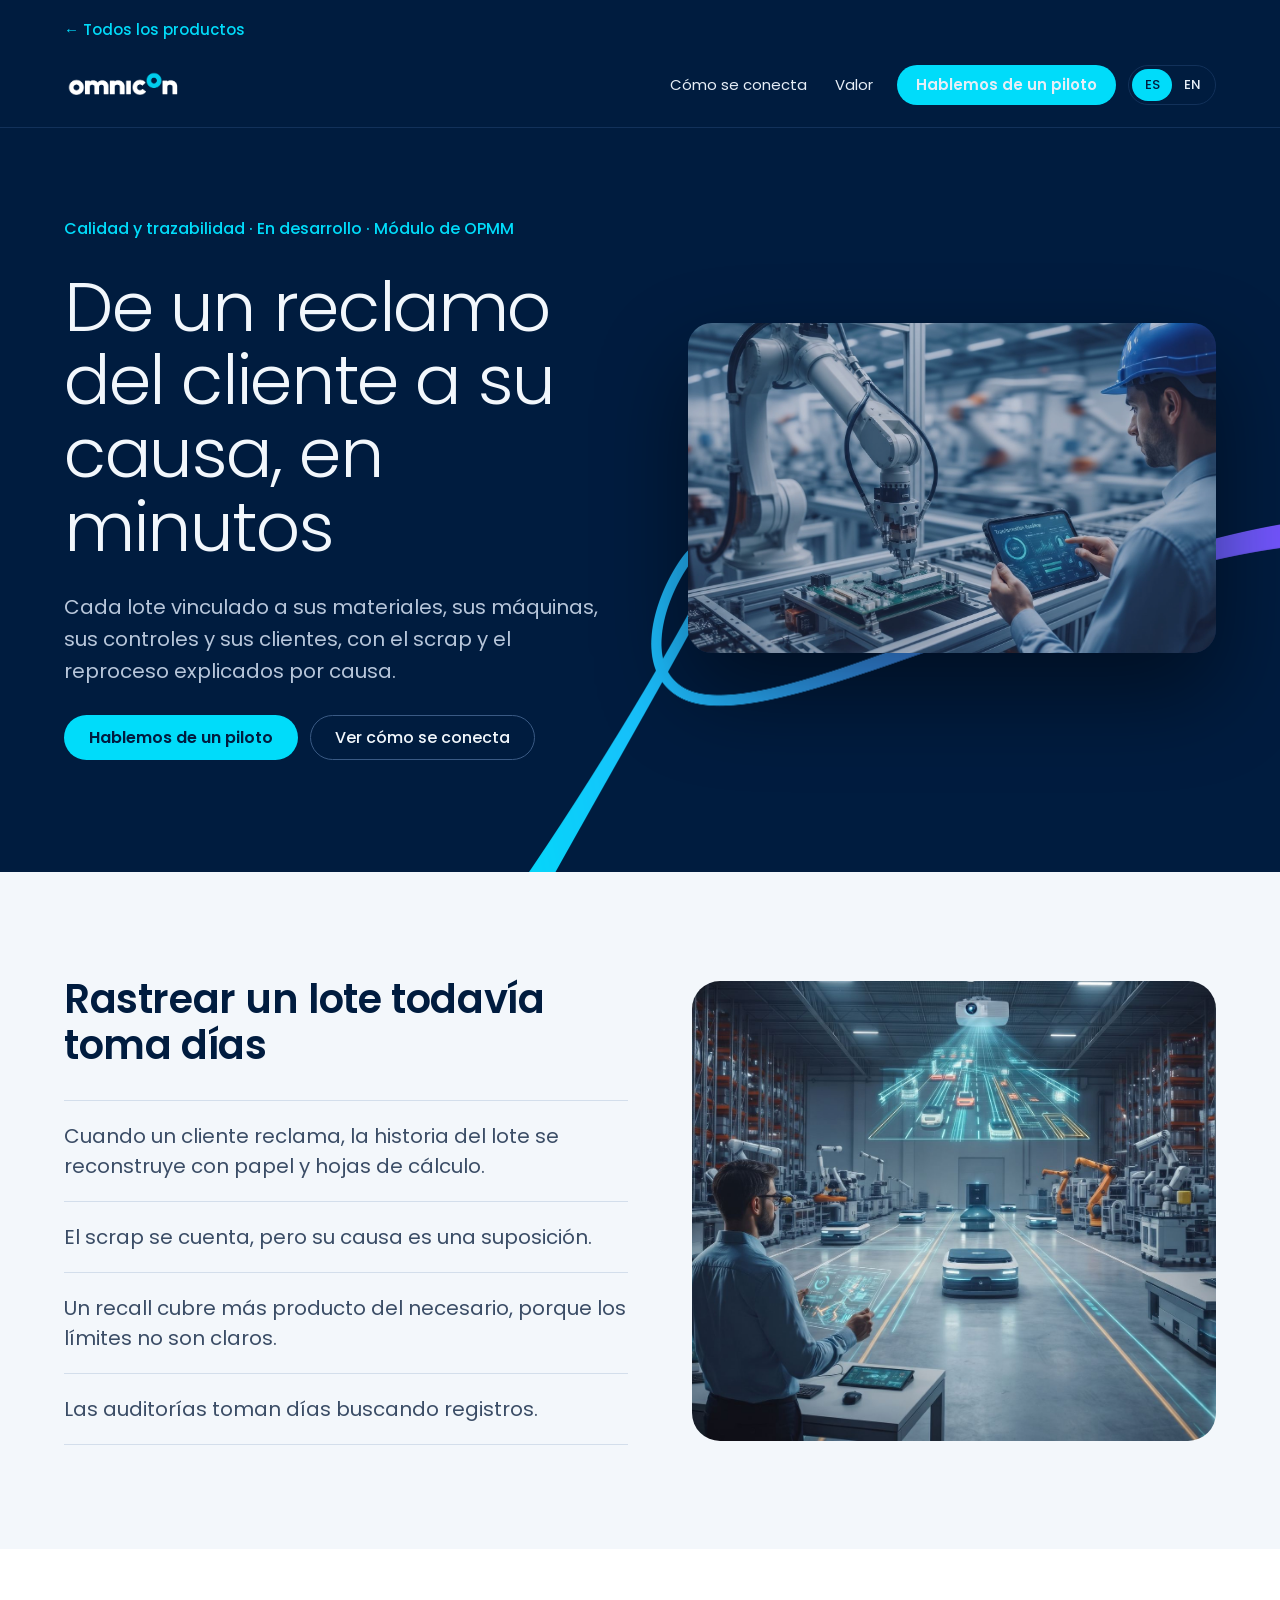
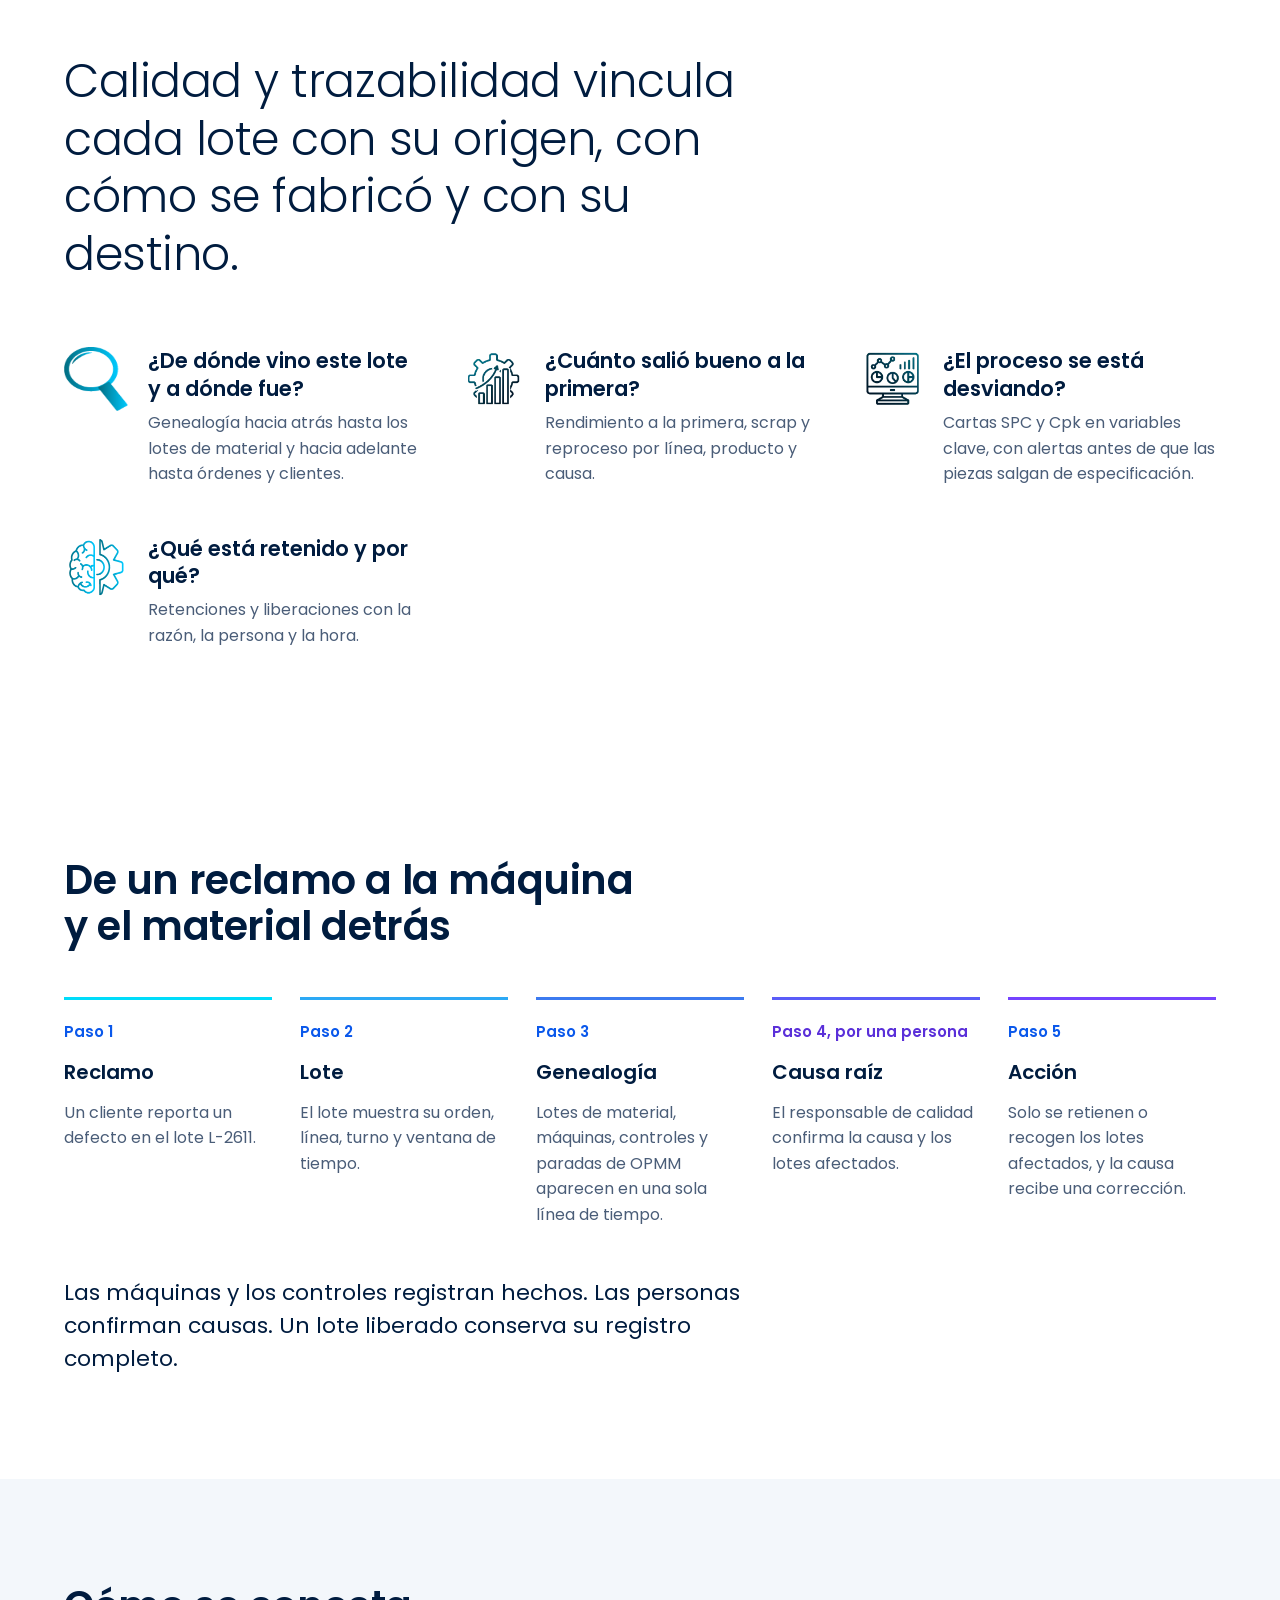
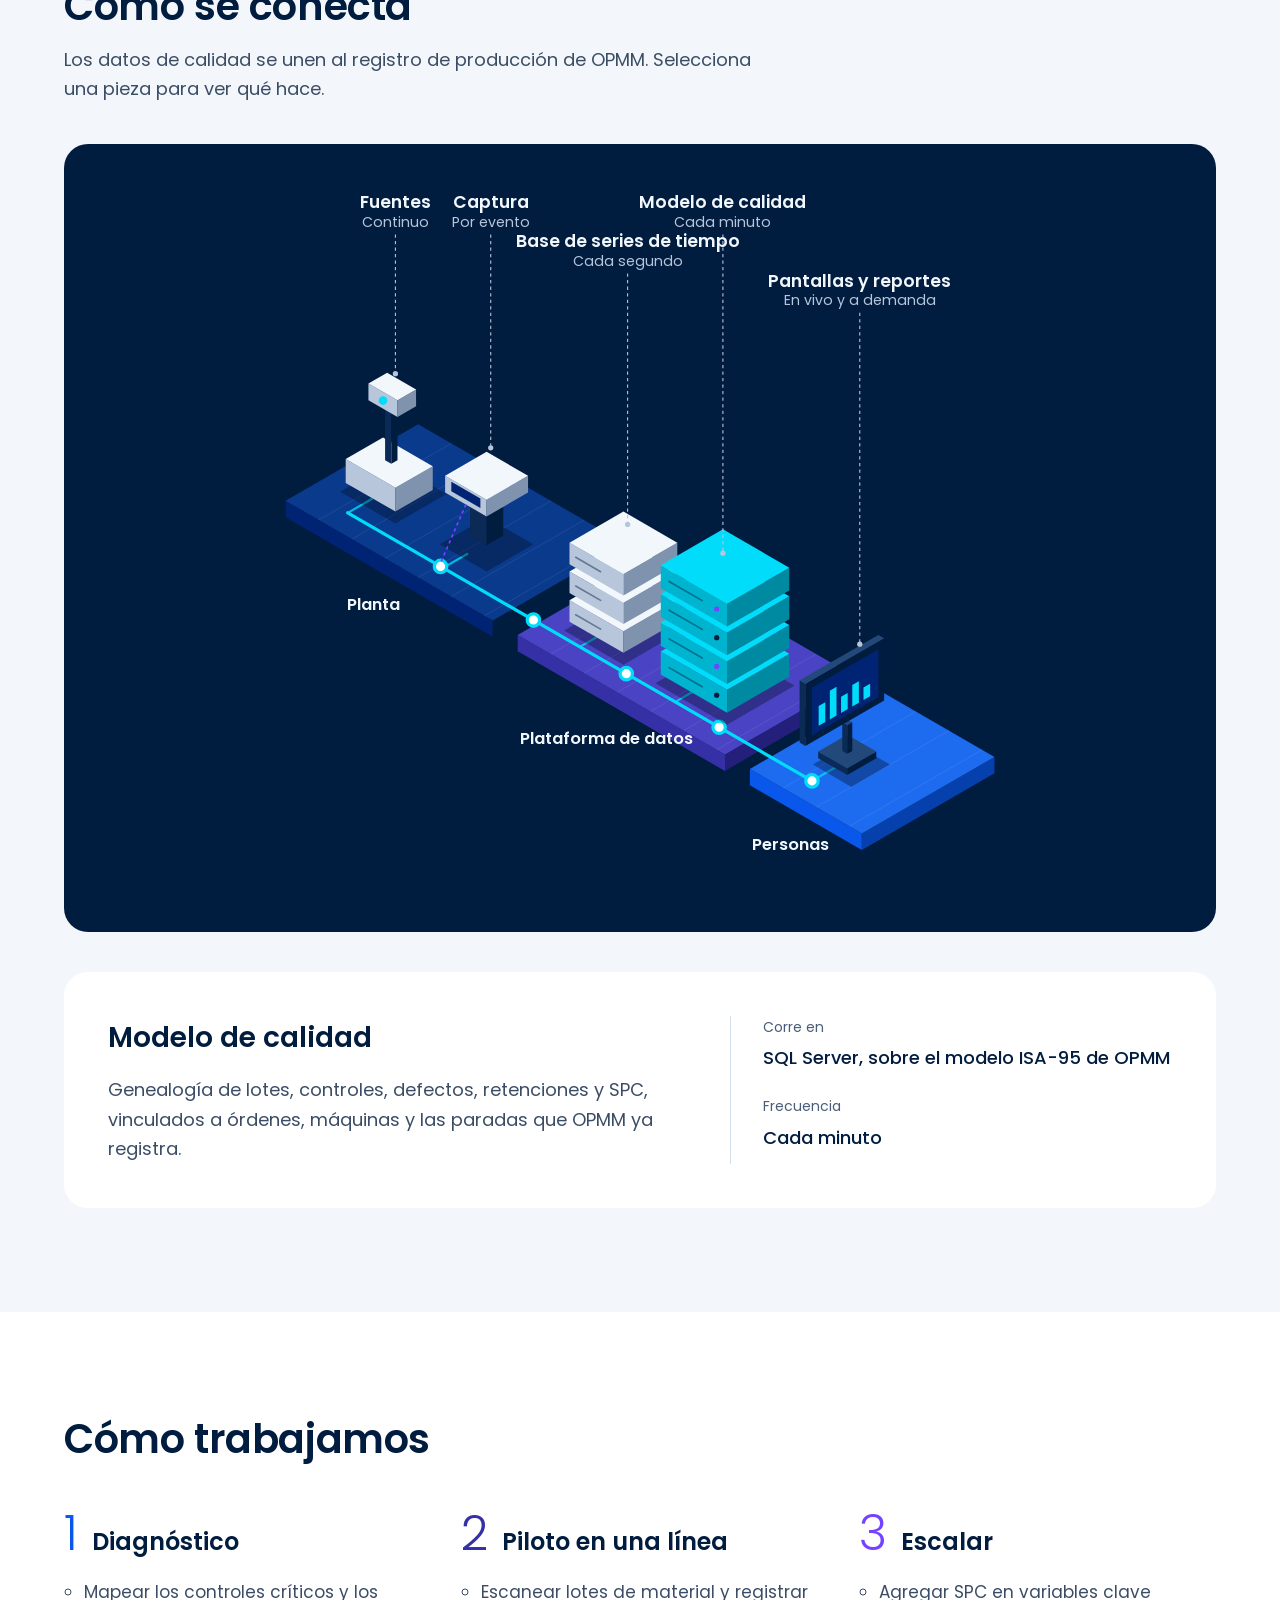
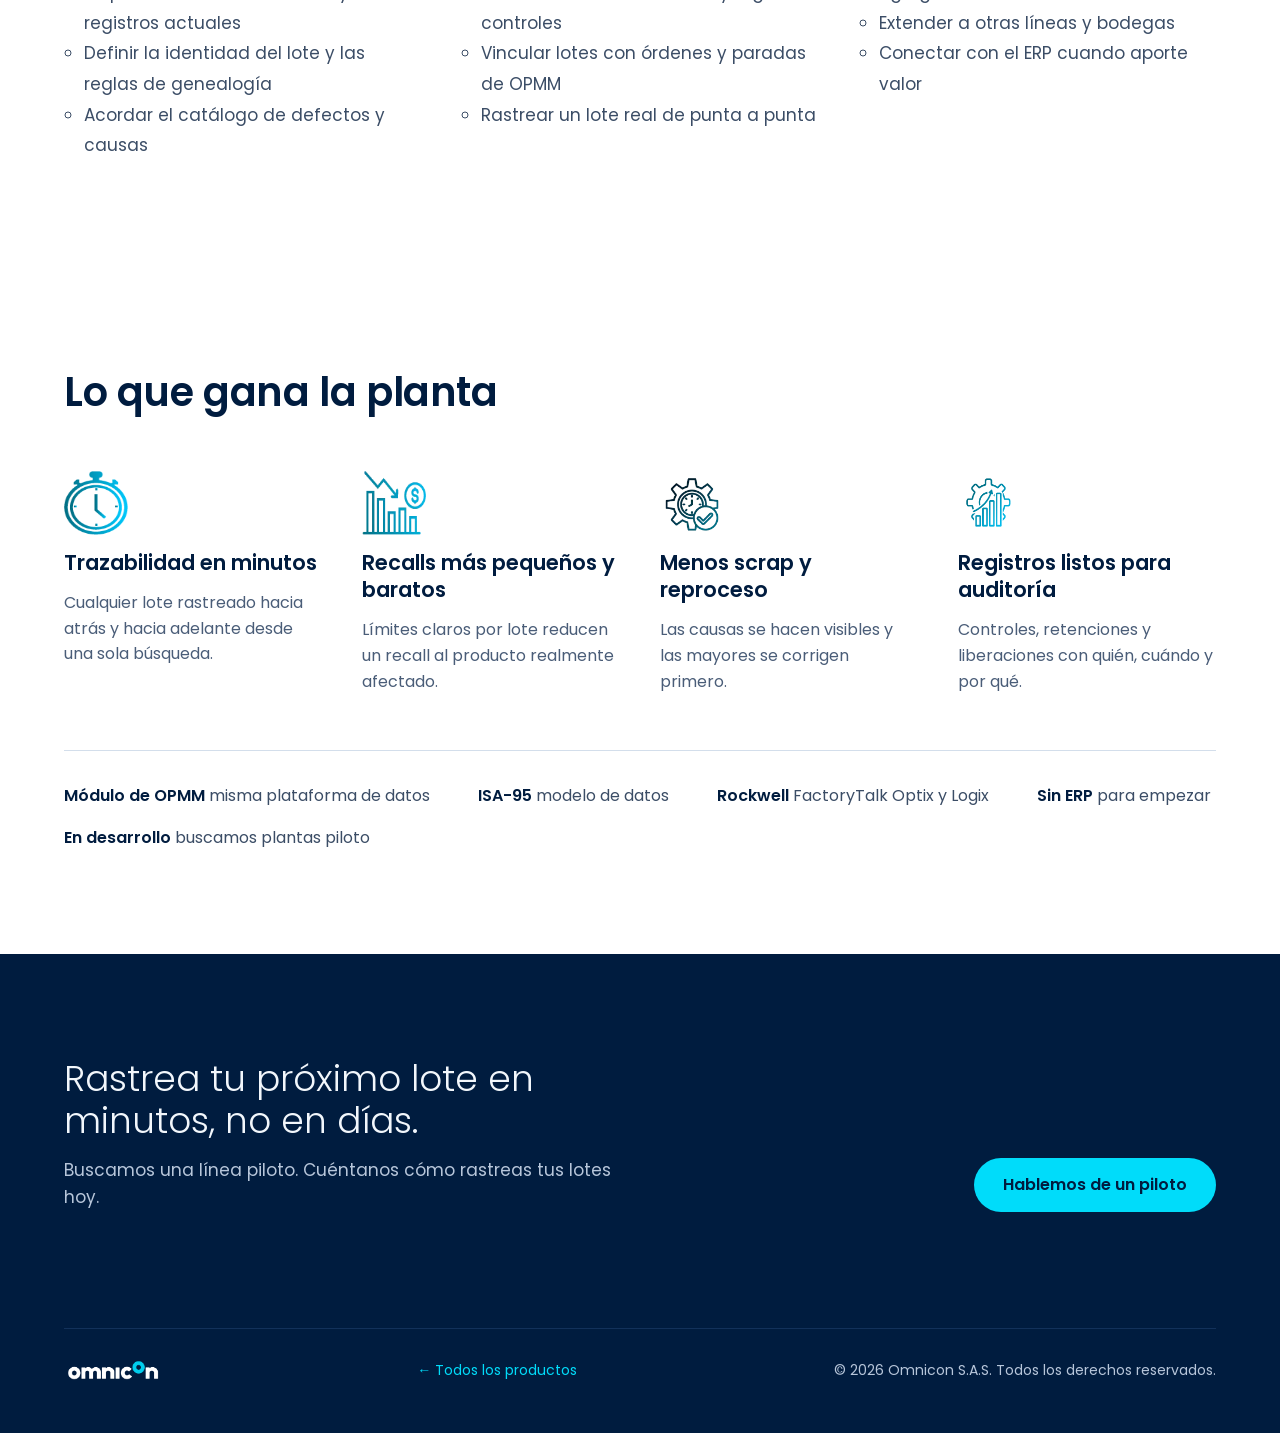
<file: es/products/quality/index.html>
<!DOCTYPE html><html lang="es"><head><meta charset="utf-8"><meta name="viewport" content="width=device-width, initial-scale=1"><title>Calidad y trazabilidad: de un reclamo a su causa en minutos</title><meta name="description" content="Un módulo de OPMM en desarrollo: scrap por causa, SPC, retenciones y genealogía completa del lote desde la materia prima hasta el cliente, vinculada a las máquinas que lo produjeron."><style>@font-face{font-family:'Poppins';font-style:normal;font-weight:300;font-display:swap;src:url('../../../brand/fonts/poppins/Poppins-Light.woff2') format('woff2')}@font-face{font-family:'Poppins';font-style:normal;font-weight:400;font-display:swap;src:url('../../../brand/fonts/poppins/Poppins-Regular.woff2') format('woff2')}@font-face{font-family:'Poppins';font-style:normal;font-weight:500;font-display:swap;src:url('../../../brand/fonts/poppins/Poppins-Medium.woff2') format('woff2')}@font-face{font-family:'Poppins';font-style:normal;font-weight:600;font-display:swap;src:url('../../../brand/fonts/poppins/Poppins-SemiBold.woff2') format('woff2')}</style><link rel="stylesheet" href="../../../assets/text.SRJlfve0.css"><link rel="stylesheet" href="../../../assets/CtaBand.CBGF7iOj.css"><link rel="stylesheet" href="../../../assets/ProductPage.D9-hGHxK.css"><link rel="stylesheet" href="../../../assets/routes.Ch2uojh8.css"></head><body><a class="skip-link" href="#main">Ir al contenido</a><div class="back" data-astro-cid-5vhfxtp5><div class="container" data-astro-cid-5vhfxtp5><a href="../../../es/index.html" data-astro-cid-5vhfxtp5>← Todos los productos</a></div></div><header class="site-header on-dark divided" data-astro-cid-nen7h5rs><div class="container bar" data-astro-cid-nen7h5rs><a class="brand" href="../../../es/index.html" aria-label="Inicio de Omnicon Productos" data-astro-cid-nen7h5rs><img src="../../../brand/logo/omnicon-white.png" alt="Omnicon" height="34" data-astro-cid-nen7h5rs></a><nav class="nav" aria-label="Secciones de la página" data-astro-cid-nen7h5rs><a href="#architecture" data-astro-cid-nen7h5rs>Cómo se conecta</a><a href="#value" data-astro-cid-nen7h5rs>Valor</a><a class="btn btn-signal cta" href="#contact" data-astro-cid-nen7h5rs>Hablemos de un piloto</a><span class="lang" role="group" aria-label="Idioma" data-astro-cid-nen7h5rs><span aria-current="true" data-astro-cid-nen7h5rs>ES</span><a href="../../../products/quality/index.html" hreflang="en" lang="en" data-astro-cid-nen7h5rs>EN</a></span></nav></div></header><main id="main" data-astro-cid-5vhfxtp5><section class="hero on-dark" style="--hero-art: url('../brand/graphics/signal-wave-2.png')" data-astro-cid-sf272gaj><div class="container grid" data-astro-cid-sf272gaj><div class="copy" data-astro-cid-sf272gaj><p class="label" data-astro-cid-sf272gaj>Calidad y trazabilidad · En desarrollo · Módulo de OPMM</p><h1 data-astro-cid-sf272gaj>De un reclamo del cliente a su causa, en minutos</h1><p class="subtitle" data-astro-cid-sf272gaj>Cada lote vinculado a sus materiales, sus máquinas, sus controles y sus clientes, con el scrap y el reproceso explicados por causa.</p><div class="actions" data-astro-cid-sf272gaj><a class="btn btn-signal" href="#contact" data-astro-cid-sf272gaj>Hablemos de un piloto</a><a class="btn btn-ghost-dark" href="#architecture" data-astro-cid-sf272gaj>Ver cómo se conecta</a></div></div><figure class="media" data-astro-cid-sf272gaj><img src="../../../products/quality/hero.jpg" alt="Ingeniero inspeccionando un paso de ensamble robótico en una tablet" width="1200" height="750" data-astro-cid-sf272gaj></figure></div></section><script type="module">var e=document.querySelector(`.motion`);e&&!window.matchMedia(`(prefers-reduced-motion: reduce)`).matches&&e.play().catch(()=>{});</script><section class="section problem" data-astro-cid-bcjrc2nk><div class="container grid" data-astro-cid-bcjrc2nk><div class="copy" data-astro-cid-bcjrc2nk><h2 data-astro-cid-bcjrc2nk>Rastrear un lote todavía toma días</h2><ul class="statements" data-astro-cid-bcjrc2nk><li data-astro-cid-bcjrc2nk>Cuando un cliente reclama, la historia del lote se reconstruye con papel y hojas de cálculo.</li><li data-astro-cid-bcjrc2nk>El scrap se cuenta, pero su causa es una suposición.</li><li data-astro-cid-bcjrc2nk>Un recall cubre más producto del necesario, porque los límites no son claros.</li><li data-astro-cid-bcjrc2nk>Las auditorías toman días buscando registros.</li></ul></div><img class="photo" src="../../../products/quality/logistics.jpg" alt="Bodega automatizada con vehículos guiados moviendo producto por rutas marcadas" width="1200" height="920" loading="lazy" data-astro-cid-bcjrc2nk></div></section><section class="section questions" data-astro-cid-kybqiiao><div class="container" data-astro-cid-kybqiiao><p class="promise" data-astro-cid-kybqiiao>Calidad y trazabilidad vincula cada lote con su origen, con cómo se fabricó y con su destino.</p><div class="grid" data-astro-cid-kybqiiao><article class="item" data-astro-cid-kybqiiao><img src="../../../brand/icons/search.png" alt="" width="64" height="64" loading="lazy" data-astro-cid-kybqiiao><div class="text" data-astro-cid-kybqiiao><h3 data-astro-cid-kybqiiao>¿De dónde vino este lote y a dónde fue?</h3><p data-astro-cid-kybqiiao>Genealogía hacia atrás hasta los lotes de material y hacia adelante hasta órdenes y clientes.</p></div></article><article class="item" data-astro-cid-kybqiiao><img src="../../../brand/icons/output.png" alt="" width="64" height="64" loading="lazy" data-astro-cid-kybqiiao><div class="text" data-astro-cid-kybqiiao><h3 data-astro-cid-kybqiiao>¿Cuánto salió bueno a la primera?</h3><p data-astro-cid-kybqiiao>Rendimiento a la primera, scrap y reproceso por línea, producto y causa.</p></div></article><article class="item" data-astro-cid-kybqiiao><img src="../../../brand/icons/monitor.png" alt="" width="64" height="64" loading="lazy" data-astro-cid-kybqiiao><div class="text" data-astro-cid-kybqiiao><h3 data-astro-cid-kybqiiao>¿El proceso se está desviando?</h3><p data-astro-cid-kybqiiao>Cartas SPC y Cpk en variables clave, con alertas antes de que las piezas salgan de especificación.</p></div></article><article class="item" data-astro-cid-kybqiiao><img src="../../../brand/icons/decision.png" alt="" width="64" height="64" loading="lazy" data-astro-cid-kybqiiao><div class="text" data-astro-cid-kybqiiao><h3 data-astro-cid-kybqiiao>¿Qué está retenido y por qué?</h3><p data-astro-cid-kybqiiao>Retenciones y liberaciones con la razón, la persona y la hora.</p></div></article></div></div></section><section class="section flow" data-astro-cid-jckjak5x><div class="container" data-astro-cid-jckjak5x><h2 data-astro-cid-jckjak5x>De un reclamo a la máquina y el material detrás</h2><ol class="steps" data-astro-cid-jckjak5x><li class="step" style="--accent: #00dcfa" data-astro-cid-jckjak5x><span class="label" data-astro-cid-jckjak5x>Paso 1</span><span class="name" data-astro-cid-jckjak5x>Reclamo</span><span class="body" data-astro-cid-jckjak5x>Un cliente reporta un defecto en el lote L-2611.</span></li><li class="step" style="--accent: #2ca9f5" data-astro-cid-jckjak5x><span class="label" data-astro-cid-jckjak5x>Paso 2</span><span class="name" data-astro-cid-jckjak5x>Lote</span><span class="body" data-astro-cid-jckjak5x>El lote muestra su orden, línea, turno y ventana de tiempo.</span></li><li class="step" style="--accent: #3c7af0" data-astro-cid-jckjak5x><span class="label" data-astro-cid-jckjak5x>Paso 3</span><span class="name" data-astro-cid-jckjak5x>Genealogía</span><span class="body" data-astro-cid-jckjak5x>Lotes de material, máquinas, controles y paradas de OPMM aparecen en una sola línea de tiempo.</span></li><li class="step human" style="--accent: #5a5cf8" data-astro-cid-jckjak5x><span class="label" data-astro-cid-jckjak5x>Paso 4, por una persona</span><span class="name" data-astro-cid-jckjak5x>Causa raíz</span><span class="body" data-astro-cid-jckjak5x>El responsable de calidad confirma la causa y los lotes afectados.</span></li><li class="step" style="--accent: #7543ff" data-astro-cid-jckjak5x><span class="label" data-astro-cid-jckjak5x>Paso 5</span><span class="name" data-astro-cid-jckjak5x>Acción</span><span class="body" data-astro-cid-jckjak5x>Solo se retienen o recogen los lotes afectados, y la causa recibe una corrección.</span></li></ol><p class="rule" data-astro-cid-jckjak5x>Las máquinas y los controles registran hechos. Las personas confirman causas. Un lote liberado conserva su registro completo.</p></div></section><section id="architecture" class="section how" data-astro-cid-pgmysxqw><div class="container" data-astro-cid-pgmysxqw><div class="intro" data-astro-cid-pgmysxqw><h2 data-astro-cid-pgmysxqw>Cómo se conecta</h2><p data-astro-cid-pgmysxqw>Los datos de calidad se unen al registro de producción de OPMM. Selecciona una pieza para ver qué hace.</p></div><div class="stage" data-astro-cid-pgmysxqw><svg class="iso" viewBox="0 -224.5 1000 672.9" role="group" aria-label="Cómo se conecta"><g><g><polygon class="z" points="174.2,85.4 364.7,195.4 364.7,180.4 174.2,70.4" fill="#002473"/><polygon class="z" points="486.7,125.0 364.7,195.4 364.7,180.4 486.7,110.0" fill="#001c3f"/><polygon class="z" points="296.1,0.0 486.7,110.0 364.7,180.4 174.2,70.4" fill="#0a3a8c"/><line class="iso-grid" x1="326.6" y1="17.6" x2="204.7" y2="88.0"/><line class="iso-grid" x1="357.1" y1="35.2" x2="235.2" y2="105.6"/><line class="iso-grid" x1="387.6" y1="52.8" x2="265.7" y2="123.2"/><line class="iso-grid" x1="418.1" y1="70.4" x2="296.1" y2="140.8"/><line class="iso-grid" x1="448.6" y1="88.0" x2="326.6" y2="158.4"/><line class="iso-grid" x1="479.0" y1="105.6" x2="357.1" y2="176.0"/></g><g><polygon class="z" points="387.6,208.6 578.1,318.6 578.1,303.6 387.6,193.6" fill="#3530a5"/><polygon class="z" points="700.0,248.2 578.1,318.6 578.1,303.6 700.0,233.2" fill="#231f7a"/><polygon class="z" points="509.5,123.2 700.0,233.2 578.1,303.6 387.6,193.6" fill="#4a44c4"/><line class="iso-grid" x1="540.0" y1="140.8" x2="418.1" y2="211.2"/><line class="iso-grid" x1="570.5" y1="158.4" x2="448.6" y2="228.8"/><line class="iso-grid" x1="601.0" y1="176.0" x2="479.0" y2="246.4"/><line class="iso-grid" x1="631.5" y1="193.6" x2="509.5" y2="264.0"/><line class="iso-grid" x1="661.9" y1="211.2" x2="540.0" y2="281.6"/><line class="iso-grid" x1="692.4" y1="228.8" x2="570.5" y2="299.2"/></g><g><polygon class="z" points="601.0,331.8 703.9,391.2 703.9,376.2 601.0,316.8" fill="#0a58eb"/><polygon class="z" points="825.8,320.8 703.9,391.2 703.9,376.2 825.8,305.8" fill="#0640ad"/><polygon class="z" points="722.9,246.4 825.8,305.8 703.9,376.2 601.0,316.8" fill="#1d6cf0"/><line class="iso-grid" x1="753.4" y1="264.0" x2="631.5" y2="334.4"/><line class="iso-grid" x1="783.9" y1="281.6" x2="661.9" y2="352.0"/><line class="iso-grid" x1="814.4" y1="299.2" x2="692.4" y2="369.6"/></g></g><g><line class="iso-stub" x1="254.2" y1="68.2" x2="231.4" y2="81.4"/><line class="iso-stub" x1="341.9" y1="118.8" x2="319.0" y2="132.0"/><line class="iso-stub" x1="467.6" y1="191.4" x2="444.7" y2="204.6"/><line class="iso-stub" x1="555.3" y1="242.0" x2="532.4" y2="255.2"/><line class="iso-stub" x1="681.0" y1="314.6" x2="658.1" y2="327.8"/><path class="iso-route" d="M231.4 81.4 L319.0 132.0 L444.7 204.6 L532.4 255.2 L658.1 327.8 "/><circle class="iso-pulse" r="5.7"><animateMotion dur="7s" repeatCount="indefinite" begin="-0s" path="M231.4 81.4 L319.0 132.0 L444.7 204.6 L532.4 255.2 L658.1 327.8 "/></circle><circle class="iso-pulse" r="5.7"><animateMotion dur="7s" repeatCount="indefinite" begin="-1.4s" path="M231.4 81.4 L319.0 132.0 L444.7 204.6 L532.4 255.2 L658.1 327.8 "/></circle><circle class="iso-pulse" r="5.7"><animateMotion dur="7s" repeatCount="indefinite" begin="-2.8s" path="M231.4 81.4 L319.0 132.0 L444.7 204.6 L532.4 255.2 L658.1 327.8 "/></circle><circle class="iso-pulse" r="5.7"><animateMotion dur="7s" repeatCount="indefinite" begin="-4.199999999999999s" path="M231.4 81.4 L319.0 132.0 L444.7 204.6 L532.4 255.2 L658.1 327.8 "/></circle><circle class="iso-pulse" r="5.7"><animateMotion dur="7s" repeatCount="indefinite" begin="-5.6s" path="M231.4 81.4 L319.0 132.0 L444.7 204.6 L532.4 255.2 L658.1 327.8 "/></circle></g><g><g class="iso-node" tabindex="0" role="button" aria-pressed="false" aria-label="Fuentes" data-layer="sources"><polygon class="iso-shadow" points="271.4,35.0 322.1,64.2 275.2,91.3 224.5,62.0"/><polygon class="b-l" points="229.5,53.9 275.2,80.3 275.2,58.3 229.5,31.9"/><polygon class="b-r" points="309.5,60.5 275.2,80.3 275.2,58.3 309.5,38.5"/><polygon class="b-t" points="263.8,12.1 309.5,38.5 275.2,58.3 229.5,31.9"/><polygon class="d-l" points="265.7,33.0 271.4,36.3 271.4,-16.5 265.7,-19.8"/><polygon class="d-r" points="277.1,33.0 271.4,36.3 271.4,-16.5 277.1,-19.8"/><polygon class="d-t" points="271.4,-23.1 277.1,-19.8 271.4,-16.5 265.7,-19.8"/><polygon class="b-l" points="250.4,-22.0 277.1,-6.6 277.1,-22.0 250.4,-37.4"/><polygon class="b-r" points="294.2,-16.5 277.1,-6.6 277.1,-22.0 294.2,-31.9"/><polygon class="b-t" points="267.6,-47.3 294.2,-31.9 277.1,-22.0 250.4,-37.4"/><circle class="iso-led" cx="263.8" cy="-21.8" r="4"/></g><g class="iso-node" tabindex="0" role="button" aria-pressed="false" aria-label="Captura" data-layer="capture"><polygon class="iso-shadow" points="359.0,85.6 402.1,110.4 359.0,135.3 316.0,110.4"/><polygon class="d-l" points="343.8,102.3 359.0,111.1 359.0,71.5 343.8,62.7"/><polygon class="d-r" points="374.3,102.3 359.0,111.1 359.0,71.5 374.3,62.7"/><polygon class="d-t" points="359.0,53.9 374.3,62.7 359.0,71.5 343.8,62.7"/><polygon class="b-l" points="320.9,62.7 359.0,84.7 359.0,69.3 320.9,47.3"/><polygon class="b-r" points="397.1,62.7 359.0,84.7 359.0,69.3 397.1,47.3"/><polygon class="b-t" points="359.0,25.3 397.1,47.3 359.0,69.3 320.9,47.3"/><polygon class="iso-screen" points="326.6,61.6 353.3,77.0 353.3,68.2 326.6,52.8"/><line class="iso-beam" x1="340.0" y1="73.7" x2="317.1" y2="126.5"/></g><g class="iso-node" tabindex="0" role="button" aria-pressed="false" aria-label="Base de series de tiempo" data-layer="store"><polygon class="iso-shadow" points="484.8,158.2 539.2,189.6 484.8,221.1 430.3,189.6"/><polygon class="b-l" points="435.2,181.5 484.8,210.1 484.8,190.3 435.2,161.7"/><polygon class="b-r" points="534.3,181.5 484.8,210.1 484.8,190.3 534.3,161.7"/><polygon class="b-t" points="484.8,133.1 534.3,161.7 484.8,190.3 435.2,161.7"/><line class="iso-slot" x1="440.9" y1="175.1" x2="463.8" y2="188.3"/><polygon class="b-l" points="435.2,155.1 484.8,183.7 484.8,163.9 435.2,135.3"/><polygon class="b-r" points="534.3,155.1 484.8,183.7 484.8,163.9 534.3,135.3"/><polygon class="b-t" points="484.8,106.7 534.3,135.3 484.8,163.9 435.2,135.3"/><line class="iso-slot" x1="440.9" y1="148.7" x2="463.8" y2="161.9"/><polygon class="b-l" points="435.2,128.7 484.8,157.3 484.8,137.5 435.2,108.9"/><polygon class="b-r" points="534.3,128.7 484.8,157.3 484.8,137.5 534.3,108.9"/><polygon class="b-t" points="484.8,80.3 534.3,108.9 484.8,137.5 435.2,108.9"/><line class="iso-slot" x1="440.9" y1="122.3" x2="463.8" y2="135.5"/></g><g class="iso-node is-on" tabindex="0" role="button" aria-pressed="true" aria-label="Modelo de calidad" data-layer="model"><polygon class="iso-shadow" points="576.2,202.2 642.1,240.2 580.0,276.1 514.1,238.0"/><polygon class="b-l" points="519.1,229.9 580.0,265.1 580.0,244.0 519.1,208.8"/><polygon class="b-r" points="637.2,232.1 580.0,265.1 580.0,244.0 637.2,211.0"/><polygon class="b-t" points="576.2,175.8 637.2,211.0 580.0,244.0 519.1,208.8"/><line class="iso-slot" x1="526.7" y1="223.7" x2="557.2" y2="241.3"/><circle class="iso-led" cx="570.5" cy="249.0" r="2.4"/><polygon class="b-l" points="519.1,203.5 580.0,238.7 580.0,217.6 519.1,182.4"/><polygon class="b-r" points="637.2,205.7 580.0,238.7 580.0,217.6 637.2,184.6"/><polygon class="b-t" points="576.2,149.4 637.2,184.6 580.0,217.6 519.1,182.4"/><line class="iso-slot" x1="526.7" y1="197.3" x2="557.2" y2="214.9"/><circle class="iso-led-v" cx="570.5" cy="222.6" r="2.4"/><polygon class="b-l" points="519.1,177.1 580.0,212.3 580.0,191.2 519.1,156.0"/><polygon class="b-r" points="637.2,179.3 580.0,212.3 580.0,191.2 637.2,158.2"/><polygon class="b-t" points="576.2,123.0 637.2,158.2 580.0,191.2 519.1,156.0"/><line class="iso-slot" x1="526.7" y1="170.9" x2="557.2" y2="188.5"/><circle class="iso-led" cx="570.5" cy="196.2" r="2.4"/><polygon class="b-l" points="519.1,150.7 580.0,185.9 580.0,164.8 519.1,129.6"/><polygon class="b-r" points="637.2,152.9 580.0,185.9 580.0,164.8 637.2,131.8"/><polygon class="b-t" points="576.2,96.6 637.2,131.8 580.0,164.8 519.1,129.6"/><line class="iso-slot" x1="526.7" y1="144.5" x2="557.2" y2="162.1"/><circle class="iso-led-v" cx="570.5" cy="169.8" r="2.4"/></g><g class="iso-node" tabindex="0" role="button" aria-pressed="false" aria-label="Pantallas y reportes" data-layer="screens"><polygon class="iso-shadow" points="694.3,292.4 729.8,312.8 694.3,333.3 658.9,312.8"/><polygon class="d-l" points="663.8,306.9 690.5,322.3 690.5,316.1 663.8,300.7"/><polygon class="d-r" points="717.2,306.9 690.5,322.3 690.5,316.1 717.2,300.7"/><polygon class="d-t" points="690.5,285.3 717.2,300.7 690.5,316.1 663.8,300.7"/><polygon class="d-l" points="685.9,300.3 690.5,302.9 690.5,276.5 685.9,273.9"/><polygon class="d-r" points="695.1,300.3 690.5,302.9 690.5,276.5 695.1,273.9"/><polygon class="d-t" points="690.5,271.3 695.1,273.9 690.5,276.5 685.9,273.9"/><polygon class="d-l" points="646.7,292.6 652.0,295.7 652.0,238.5 646.7,235.4"/><polygon class="d-r" points="724.4,253.9 652.0,295.7 652.0,238.5 724.4,196.7"/><polygon class="d-t" points="719.1,193.6 724.4,196.7 652.0,238.5 646.7,235.4"/><polygon class="iso-screen" points="719.1,250.8 658.1,286.0 658.1,242.0 719.1,206.8"/><polygon class="iso-bar" points="711.5,249.9 705.4,253.4 705.4,241.9 711.5,238.4"/><polygon class="iso-bar" points="701.2,255.9 695.1,259.4 695.1,239.6 701.2,236.1"/><polygon class="iso-bar" points="690.9,261.8 684.8,265.3 684.8,250.5 690.9,246.9"/><polygon class="iso-bar" points="680.6,267.7 674.5,271.3 674.5,244.9 680.6,241.3"/><polygon class="iso-bar" points="670.3,273.7 664.2,277.2 664.2,259.0 670.3,255.5"/></g></g><g><text class="iso-zone" x="255.5" y="170.4" text-anchor="middle">Planta</text><text class="iso-zone" x="468.9" y="293.6" text-anchor="middle">Plataforma de datos</text><text class="iso-zone" x="638.4" y="391.5" text-anchor="middle">Personas</text><g class="iso-label"><line class="iso-leader" x1="275.2" y1="-174.5" x2="275.2" y2="-48.5"/><circle class="iso-tip" cx="275.2" cy="-46.5" r="2.4"/><text class="iso-name" x="275.2" y="-198.5" text-anchor="middle">Fuentes</text><text class="iso-sub" x="275.2" y="-181.5" text-anchor="middle">Continuo</text></g><g class="iso-label"><line class="iso-leader" x1="362.8" y1="-174.5" x2="362.8" y2="19.7"/><circle class="iso-tip" cx="362.8" cy="21.7" r="2.4"/><text class="iso-name" x="362.8" y="-198.5" text-anchor="middle">Captura</text><text class="iso-sub" x="362.8" y="-181.5" text-anchor="middle">Por evento</text></g><g class="iso-label"><line class="iso-leader" x1="488.6" y1="-138.5" x2="488.6" y2="90.1"/><circle class="iso-tip" cx="488.6" cy="92.1" r="2.4"/><text class="iso-name" x="488.6" y="-162.5" text-anchor="middle">Base de series de tiempo</text><text class="iso-sub" x="488.6" y="-145.5" text-anchor="middle">Cada segundo</text></g><g class="iso-label"><line class="iso-leader" x1="576.2" y1="-174.5" x2="576.2" y2="116.5"/><circle class="iso-tip" cx="576.2" cy="118.5" r="2.4"/><text class="iso-name" x="576.2" y="-198.5" text-anchor="middle">Modelo de calidad</text><text class="iso-sub" x="576.2" y="-181.5" text-anchor="middle">Cada minuto</text></g><g class="iso-label"><line class="iso-leader" x1="702.0" y1="-102.5" x2="702.0" y2="200.1"/><circle class="iso-tip" cx="702.0" cy="202.1" r="2.4"/><text class="iso-name" x="702.0" y="-126.5" text-anchor="middle">Pantallas y reportes</text><text class="iso-sub" x="702.0" y="-109.5" text-anchor="middle">En vivo y a demanda</text></g></g></svg></div><div class="layers" data-astro-cid-pgmysxqw><button type="button" class="layer" aria-pressed="false" data-id="sources" data-name="Fuentes" data-tech="Contadores de PLC, estaciones de inspección y visión" data-cadence="Continuo" data-detail="Conteos de buenas, rechazos y reproceso desde las máquinas, y resultados de inspección en línea donde exista." data-astro-cid-pgmysxqw><span class="zone" data-astro-cid-pgmysxqw>Planta</span><span class="name" data-astro-cid-pgmysxqw>Fuentes</span></button><button type="button" class="layer" aria-pressed="false" data-id="capture" data-name="Captura" data-tech="Pantallas FactoryTalk Optix y lectura de códigos de barras" data-cadence="Por evento" data-detail="Los operadores escanean los lotes de material en la línea, registran controles y defectos por causa, y aplican retenciones." data-astro-cid-pgmysxqw><span class="zone" data-astro-cid-pgmysxqw>Planta</span><span class="name" data-astro-cid-pgmysxqw>Captura</span></button><button type="button" class="layer" aria-pressed="false" data-id="store" data-name="Base de series de tiempo" data-tech="InfluxDB" data-cadence="Cada segundo" data-detail="Guarda las variables de proceso junto a cada lote, para ver una desviación en contexto." data-astro-cid-pgmysxqw><span class="zone" data-astro-cid-pgmysxqw>Plataforma de datos</span><span class="name" data-astro-cid-pgmysxqw>Base de series de tiempo</span></button><button type="button" class="layer" aria-pressed="true" data-id="model" data-name="Modelo de calidad" data-tech="SQL Server, sobre el modelo ISA-95 de OPMM" data-cadence="Cada minuto" data-detail="Genealogía de lotes, controles, defectos, retenciones y SPC, vinculados a órdenes, máquinas y las paradas que OPMM ya registra." data-astro-cid-pgmysxqw><span class="zone" data-astro-cid-pgmysxqw>Plataforma de datos</span><span class="name" data-astro-cid-pgmysxqw>Modelo de calidad</span></button><button type="button" class="layer" aria-pressed="false" data-id="screens" data-name="Pantallas y reportes" data-tech="FactoryTalk Optix y Power BI" data-cadence="En vivo y a demanda" data-detail="Los operadores ven los controles pendientes y las retenciones; el responsable de calidad rastrea cualquier lote y exporta el registro para una auditoría o un cliente." data-astro-cid-pgmysxqw><span class="zone" data-astro-cid-pgmysxqw>Personas</span><span class="name" data-astro-cid-pgmysxqw>Pantallas y reportes</span></button></div><div class="panel" data-astro-cid-pgmysxqw><div class="detail" data-astro-cid-pgmysxqw><h3 class="panel-name" data-astro-cid-pgmysxqw>Modelo de calidad</h3><p class="panel-detail" data-astro-cid-pgmysxqw>Genealogía de lotes, controles, defectos, retenciones y SPC, vinculados a órdenes, máquinas y las paradas que OPMM ya registra.</p></div><dl class="facts" data-astro-cid-pgmysxqw><dt data-astro-cid-pgmysxqw>Corre en</dt><dd class="panel-tech" data-astro-cid-pgmysxqw>SQL Server, sobre el modelo ISA-95 de OPMM</dd><dt data-astro-cid-pgmysxqw>Frecuencia</dt><dd class="panel-cadence" data-astro-cid-pgmysxqw>Cada minuto</dd></dl></div></div></section><script type="module">var e=document.querySelector(`.how`);if(e){let t=Array.from(e.querySelectorAll(`.layer`)),n=e.querySelector(`.panel-name`),r=e.querySelector(`.panel-detail`),i=e.querySelector(`.panel-tech`),a=e.querySelector(`.panel-cadence`),o=Array.from(e.querySelectorAll(`.iso-node`)),s=e=>{t.forEach(t=>t.setAttribute(`aria-pressed`,String(t===e))),o.forEach(t=>{let n=t.dataset.layer===e.dataset.id;t.classList.toggle(`is-on`,n),t.setAttribute(`aria-pressed`,String(n))}),n&&(n.textContent=e.dataset.name??``),r&&(r.textContent=e.dataset.detail??``),i&&(i.textContent=e.dataset.tech??``),a&&(a.textContent=e.dataset.cadence??``)};t.forEach(e=>e.addEventListener(`click`,()=>s(e))),o.forEach(e=>{let n=()=>{let n=t.find(t=>t.dataset.id===e.dataset.layer);n&&s(n)};e.addEventListener(`click`,n),e.addEventListener(`keydown`,e=>{(e.key===`Enter`||e.key===` `)&&(e.preventDefault(),n())})})}</script><section class="section day" data-astro-cid-24j3d7sm><div class="container" data-astro-cid-24j3d7sm><h2 data-astro-cid-24j3d7sm>Cómo trabajamos</h2><ol class="phases" data-astro-cid-24j3d7sm><li class="phase" data-astro-cid-24j3d7sm><div class="head" data-astro-cid-24j3d7sm><span class="number" style="color: var(--action)" data-astro-cid-24j3d7sm>1</span><h3 data-astro-cid-24j3d7sm>Diagnóstico</h3></div><ul data-astro-cid-24j3d7sm><li data-astro-cid-24j3d7sm>Mapear los controles críticos y los registros actuales</li><li data-astro-cid-24j3d7sm>Definir la identidad del lote y las reglas de genealogía</li><li data-astro-cid-24j3d7sm>Acordar el catálogo de defectos y causas</li></ul></li><li class="phase" data-astro-cid-24j3d7sm><div class="head" data-astro-cid-24j3d7sm><span class="number" style="color: var(--indigo)" data-astro-cid-24j3d7sm>2</span><h3 data-astro-cid-24j3d7sm>Piloto en una línea</h3></div><ul data-astro-cid-24j3d7sm><li data-astro-cid-24j3d7sm>Escanear lotes de material y registrar controles</li><li data-astro-cid-24j3d7sm>Vincular lotes con órdenes y paradas de OPMM</li><li data-astro-cid-24j3d7sm>Rastrear un lote real de punta a punta</li></ul></li><li class="phase" data-astro-cid-24j3d7sm><div class="head" data-astro-cid-24j3d7sm><span class="number" style="color: var(--volt)" data-astro-cid-24j3d7sm>3</span><h3 data-astro-cid-24j3d7sm>Escalar</h3></div><ul data-astro-cid-24j3d7sm><li data-astro-cid-24j3d7sm>Agregar SPC en variables clave</li><li data-astro-cid-24j3d7sm>Extender a otras líneas y bodegas</li><li data-astro-cid-24j3d7sm>Conectar con el ERP cuando aporte valor</li></ul></li></ol></div></section><section id="value" class="section value" data-astro-cid-gsjka2q2><div class="container" data-astro-cid-gsjka2q2><h2 data-astro-cid-gsjka2q2>Lo que gana la planta</h2><div class="benefits" data-astro-cid-gsjka2q2><article class="benefit" data-astro-cid-gsjka2q2><img src="../../../brand/icons/stopwatch.png" alt="" width="64" height="64" loading="lazy" data-astro-cid-gsjka2q2><h3 data-astro-cid-gsjka2q2>Trazabilidad en minutos</h3><p data-astro-cid-gsjka2q2>Cualquier lote rastreado hacia atrás y hacia adelante desde una sola búsqueda.</p></article><article class="benefit" data-astro-cid-gsjka2q2><img src="../../../brand/icons/cost.png" alt="" width="64" height="64" loading="lazy" data-astro-cid-gsjka2q2><h3 data-astro-cid-gsjka2q2>Recalls más pequeños y baratos</h3><p data-astro-cid-gsjka2q2>Límites claros por lote reducen un recall al producto realmente afectado.</p></article><article class="benefit" data-astro-cid-gsjka2q2><img src="../../../brand/icons/efficiency.png" alt="" width="64" height="64" loading="lazy" data-astro-cid-gsjka2q2><h3 data-astro-cid-gsjka2q2>Menos scrap y reproceso</h3><p data-astro-cid-gsjka2q2>Las causas se hacen visibles y las mayores se corrigen primero.</p></article><article class="benefit" data-astro-cid-gsjka2q2><img src="../../../brand/icons/scale.png" alt="" width="64" height="64" loading="lazy" data-astro-cid-gsjka2q2><h3 data-astro-cid-gsjka2q2>Registros listos para auditoría</h3><p data-astro-cid-gsjka2q2>Controles, retenciones y liberaciones con quién, cuándo y por qué.</p></article></div><ul class="foundations" data-astro-cid-gsjka2q2><li data-astro-cid-gsjka2q2><strong data-astro-cid-gsjka2q2>Módulo de OPMM</strong> misma plataforma de datos</li><li data-astro-cid-gsjka2q2><strong data-astro-cid-gsjka2q2>ISA-95</strong> modelo de datos</li><li data-astro-cid-gsjka2q2><strong data-astro-cid-gsjka2q2>Rockwell</strong> FactoryTalk Optix y Logix</li><li data-astro-cid-gsjka2q2><strong data-astro-cid-gsjka2q2>Sin ERP</strong> para empezar</li><li data-astro-cid-gsjka2q2><strong data-astro-cid-gsjka2q2>En desarrollo</strong> buscamos plantas piloto</li></ul></div></section><section id="contact" class="section cta on-dark" data-astro-cid-hwvj6ntz><div class="container" data-astro-cid-hwvj6ntz><div class="copy" data-astro-cid-hwvj6ntz><h2 data-astro-cid-hwvj6ntz>Rastrea tu próximo lote en minutos, no en días.</h2><p data-astro-cid-hwvj6ntz>Buscamos una línea piloto. Cuéntanos cómo rastreas tus lotes hoy.</p></div><a class="btn btn-signal" href="mailto:diego.paz@omnicon.co" data-astro-cid-hwvj6ntz>Hablemos de un piloto</a></div></section></main><footer class="site-footer on-dark" data-astro-cid-jo6i4kqk><div class="container" data-astro-cid-jo6i4kqk><div class="row" data-astro-cid-jo6i4kqk><a href="../../../es/index.html" aria-label="Inicio de Omnicon Productos" data-astro-cid-jo6i4kqk><img src="../../../brand/logo/omnicon-white.png" alt="Omnicon" height="28" data-astro-cid-jo6i4kqk></a><a class="back" href="../../../es/index.html" data-astro-cid-jo6i4kqk>← Todos los productos</a><p class="legal" data-astro-cid-jo6i4kqk>© 2026 Omnicon S.A.S. Todos los derechos reservados.</p></div></div></footer></body></html>
</file>
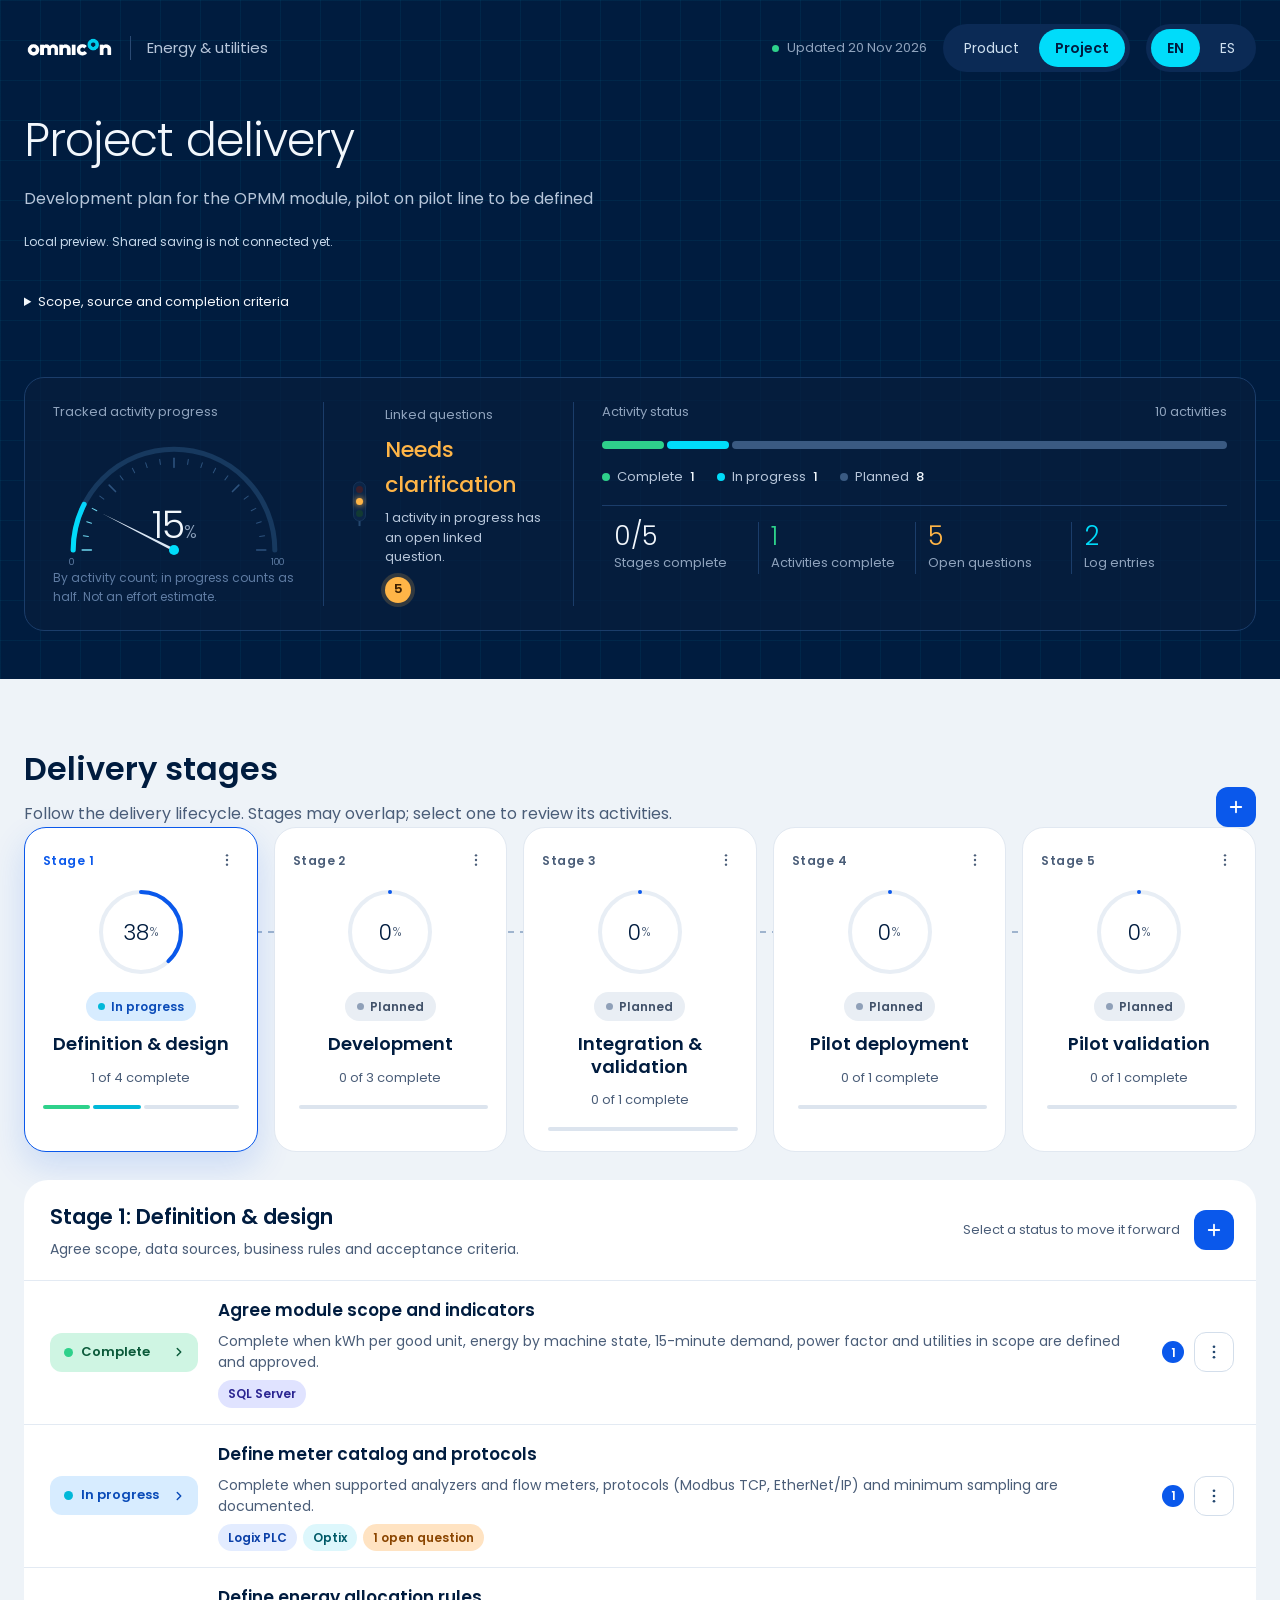
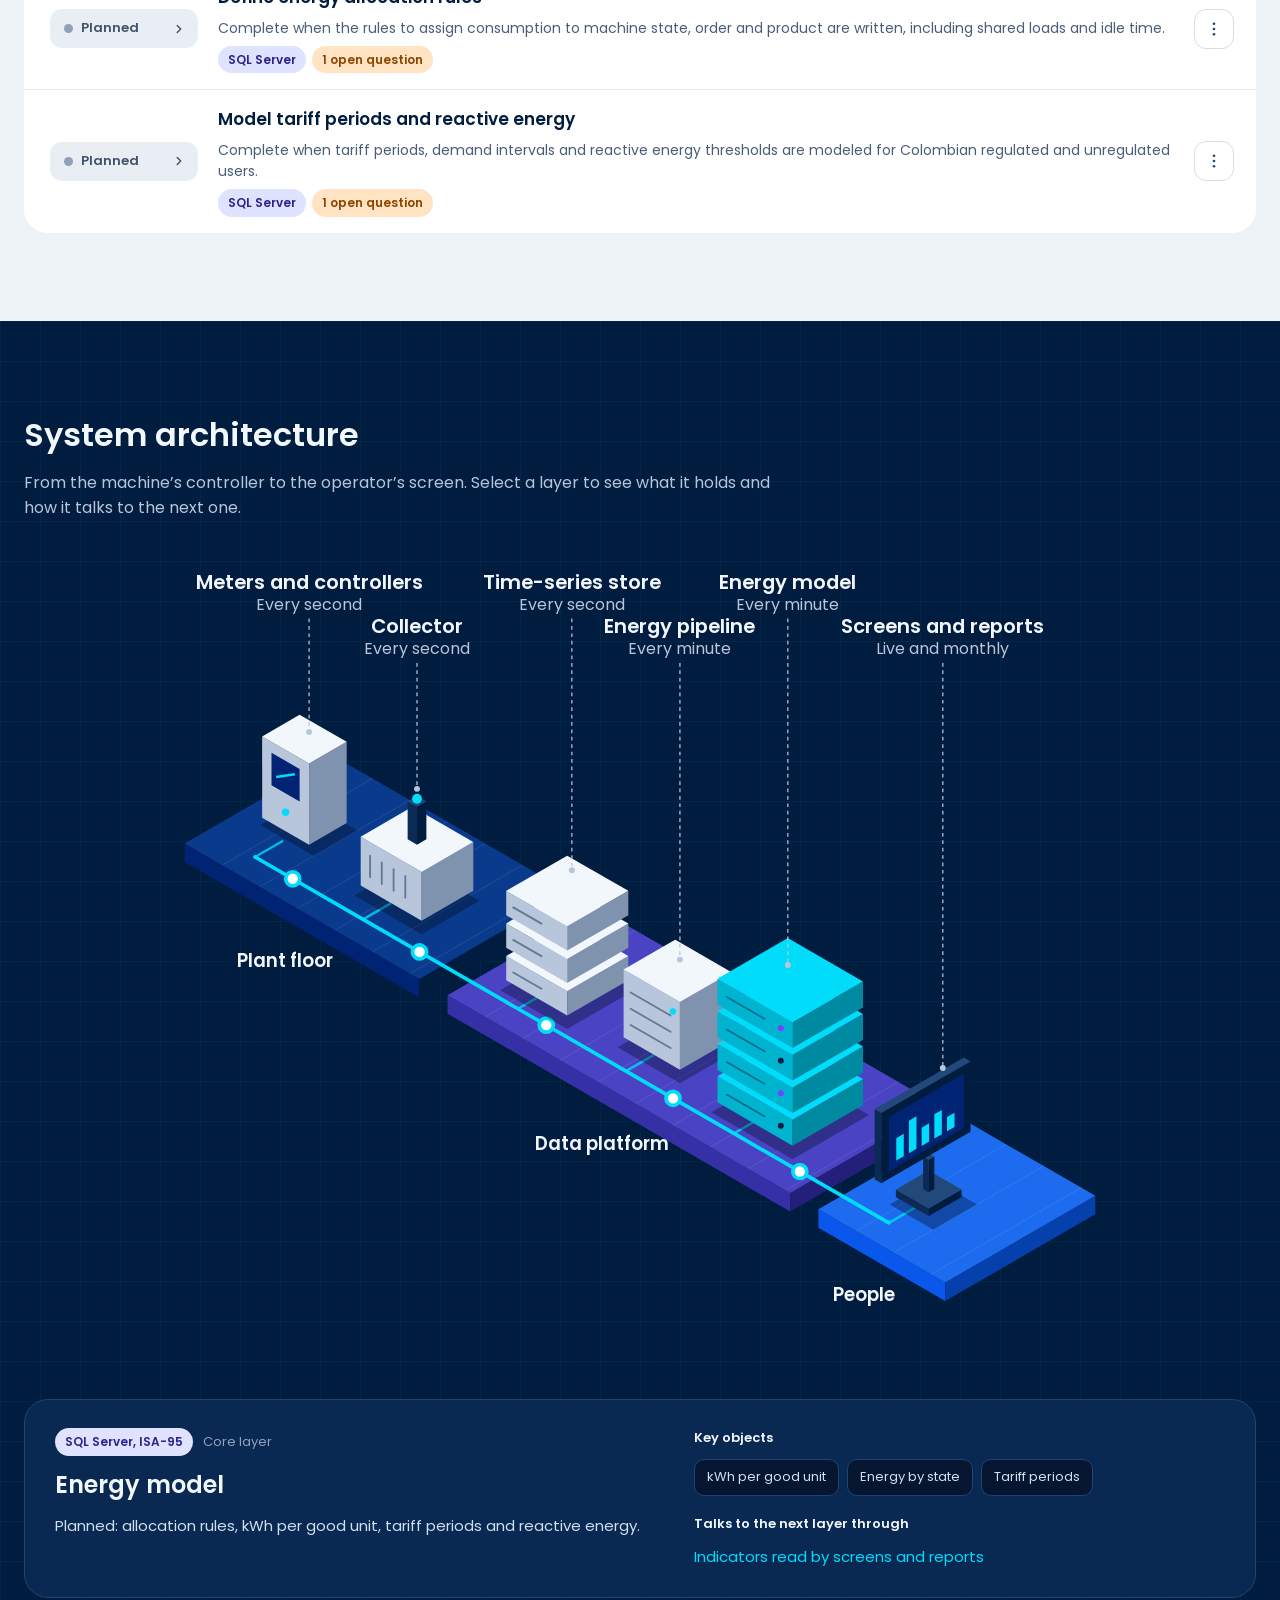
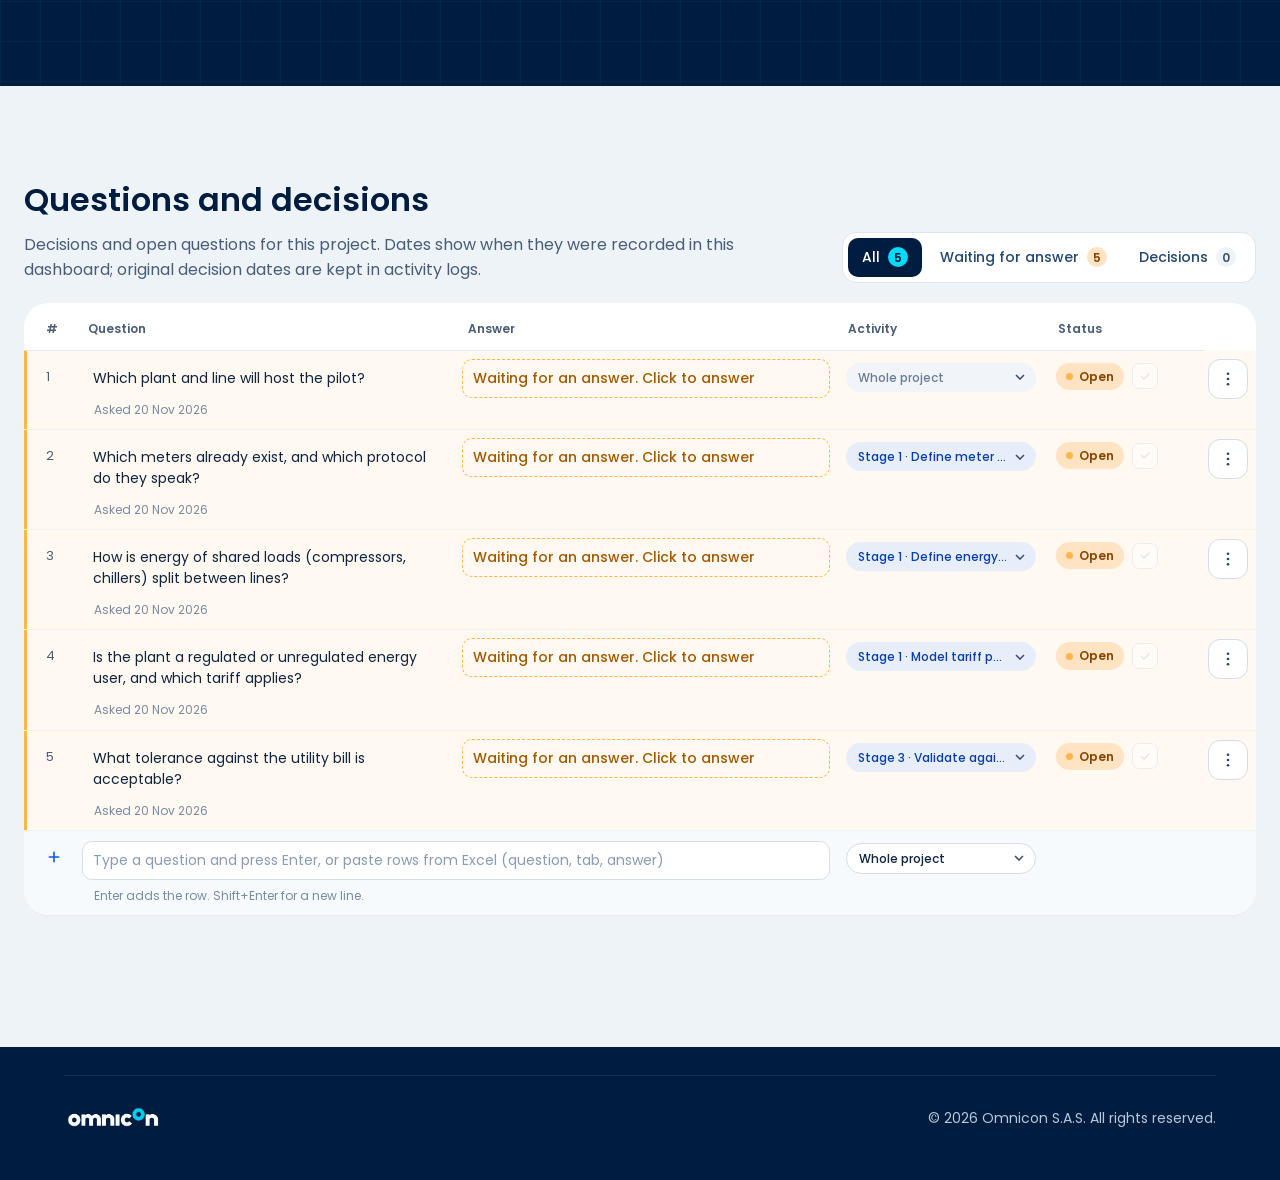
<file: products/energy/project/index.html>
<!DOCTYPE html><html lang="en"><head><meta charset="utf-8"><meta name="viewport" content="width=device-width, initial-scale=1"><title>Energy &amp; utilities: development plan</title><meta name="robots" content="noindex,nofollow"><style>@font-face{font-family:'Poppins';font-style:normal;font-weight:300;font-display:swap;src:url('../../../brand/fonts/poppins/Poppins-Light.woff2') format('woff2')}@font-face{font-family:'Poppins';font-style:normal;font-weight:400;font-display:swap;src:url('../../../brand/fonts/poppins/Poppins-Regular.woff2') format('woff2')}@font-face{font-family:'Poppins';font-style:normal;font-weight:500;font-display:swap;src:url('../../../brand/fonts/poppins/Poppins-Medium.woff2') format('woff2')}@font-face{font-family:'Poppins';font-style:normal;font-weight:600;font-display:swap;src:url('../../../brand/fonts/poppins/Poppins-SemiBold.woff2') format('woff2')}</style><link rel="stylesheet" href="../../../assets/text.SRJlfve0.css"><link rel="stylesheet" href="../../../assets/ProjectAccess.BnZX4wZ9.css"><link rel="stylesheet" href="../../../assets/ProjectPage.BhGQ6Mrc.css"><link rel="stylesheet" href="../../../assets/routes.Ch2uojh8.css"></head><body><a class="skip-link" href="#main">Skip to content</a><div data-project-content data-astro-cid-4qnrviu5><div class="pb" data-board><header class="pb-top grid-bg"><div class="pb-wrap"><div class="pb-bar"><div class="pb-brand"><a href="../../../index.html" aria-label="Omnicon Products home" class="pb-logo"><img src="../../../brand/logo/omnicon-white.png" alt="Omnicon" height="26"></a><span class="pb-sep-v" aria-hidden="true"></span><span class="pb-kicker">Energy &amp; utilities</span></div><div class="pb-bar-right"><span class="pb-synced"><i aria-hidden="true"></i><span data-project-synced>Updated 20 Nov 2026</span></span><nav class="pb-views" aria-label="Views"><a href="../../../products/energy/index.html">Product</a><a href="../../../products/energy/project/index.html" aria-current="page">Project</a></nav><nav class="pb-views pb-lang" aria-label="Language"><a aria-current="true">EN</a><a href="../../../es/products/energy/project/index.html" hreflang="es">ES</a></nav></div></div><div class="pb-title"><h1>Project delivery</h1><p data-project-subtitle>Development plan for the OPMM module, pilot on pilot line to be defined</p><p class="pb-storage-status" role="status" aria-live="polite" data-storage-status>Local preview. Shared saving is not connected yet.</p></div><details class="pb-project-context" data-project-context><summary data-project-context-label>Scope, source and completion criteria</summary><p data-project-source>Source: Omnicon product plan for this OPMM module, 20 Nov 2026. It is a development plan, not a customer delivery.</p><p data-project-baseline>Baseline: the OPMM data platform (collector, time-series store, ISA-95 database and screens) is reused. Nothing of this module is built yet.</p><p data-project-completion>Complete means the activity meets its stated completion criteria. Development requires local tests; integration, pilot deployment and pilot validation are separate. Planned means not started.</p></details><div class="pb-head-cluster" data-region="cluster">
<div class="pb-cluster">
  <div class="pb-gauge">
    <span class="pb-label">Tracked activity progress</span>
    <div class="pb-gauge-dial">
      <svg width="100%" viewBox="0 0 240 140" role="img" aria-label="Gauge at 15 percent complete">
        <defs><linearGradient id="pb-arc" x1="0" x2="1" y1="0" y2="0"><stop offset="0" stop-color="#00DCFA"></stop><stop offset="1" stop-color="#7543FF"></stop></linearGradient></defs>
        <path d="M20 124 A100 100 0 0 1 220 124" fill="none" stroke="#17395F" stroke-width="5" stroke-linecap="round"></path>
        <path d="M20 124 A100 100 0 0 1 220 124" fill="none" stroke="url(#pb-arc)" stroke-width="5" stroke-linecap="round" pathLength="100" stroke-dasharray="15 100"></path>
        <line x1="38.0" y1="124.0" x2="29.0" y2="124.0" stroke="#6FD8F0" stroke-width="1.6" stroke-linecap="round"></line><line x1="35.1" y1="110.5" x2="30.1" y2="109.8" stroke="#6FD8F0" stroke-width="1" stroke-linecap="round"></line><line x1="38.2" y1="97.4" x2="33.5" y2="95.9" stroke="#6FD8F0" stroke-width="1" stroke-linecap="round"></line><line x1="43.4" y1="85.0" x2="38.9" y2="82.7" stroke="#6FD8F0" stroke-width="1" stroke-linecap="round"></line><line x1="50.4" y1="73.5" x2="46.4" y2="70.5" stroke="#2D527D" stroke-width="1" stroke-linecap="round"></line><line x1="62.0" y1="66.0" x2="55.7" y2="59.7" stroke="#2D527D" stroke-width="1.6" stroke-linecap="round"></line><line x1="69.5" y1="54.4" x2="66.5" y2="50.4" stroke="#2D527D" stroke-width="1" stroke-linecap="round"></line><line x1="81.0" y1="47.4" x2="78.7" y2="42.9" stroke="#2D527D" stroke-width="1" stroke-linecap="round"></line><line x1="93.4" y1="42.2" x2="91.9" y2="37.5" stroke="#2D527D" stroke-width="1" stroke-linecap="round"></line><line x1="106.5" y1="39.1" x2="105.8" y2="34.1" stroke="#2D527D" stroke-width="1" stroke-linecap="round"></line><line x1="120.0" y1="42.0" x2="120.0" y2="33.0" stroke="#2D527D" stroke-width="1.6" stroke-linecap="round"></line><line x1="133.5" y1="39.1" x2="134.2" y2="34.1" stroke="#2D527D" stroke-width="1" stroke-linecap="round"></line><line x1="146.6" y1="42.2" x2="148.1" y2="37.5" stroke="#2D527D" stroke-width="1" stroke-linecap="round"></line><line x1="159.0" y1="47.4" x2="161.3" y2="42.9" stroke="#2D527D" stroke-width="1" stroke-linecap="round"></line><line x1="170.5" y1="54.4" x2="173.5" y2="50.4" stroke="#2D527D" stroke-width="1" stroke-linecap="round"></line><line x1="178.0" y1="66.0" x2="184.3" y2="59.7" stroke="#2D527D" stroke-width="1.6" stroke-linecap="round"></line><line x1="189.6" y1="73.5" x2="193.6" y2="70.5" stroke="#2D527D" stroke-width="1" stroke-linecap="round"></line><line x1="196.6" y1="85.0" x2="201.1" y2="82.7" stroke="#2D527D" stroke-width="1" stroke-linecap="round"></line><line x1="201.8" y1="97.4" x2="206.5" y2="95.9" stroke="#2D527D" stroke-width="1" stroke-linecap="round"></line><line x1="204.9" y1="110.5" x2="209.9" y2="109.8" stroke="#2D527D" stroke-width="1" stroke-linecap="round"></line><line x1="202.0" y1="124.0" x2="211.0" y2="124.0" stroke="#2D527D" stroke-width="1.6" stroke-linecap="round"></line>
        <text x="16" y="139" fill="#5F7CA3" font-size="9">0</text>
        <text x="216" y="139" fill="#5F7CA3" font-size="9">100</text>
        <g transform="rotate(27.0 120 124)"><path d="M120 122.6 L40 124 L120 125.4 Z" fill="#DCE8F5"></path></g>
        <circle cx="120" cy="124" r="5" fill="#00DCFA"></circle>
      </svg>
      <div class="pb-gauge-value"><span class="num">15<span class="pb-unit">%</span></span></div>
    </div>
    <span class="pb-note">By activity count; in progress counts as half. Not an effort estimate.</span>
  </div>
  <div class="pb-tower">
    <svg width="30" height="92" viewBox="0 0 30 92" role="img" aria-label="Signal tower showing Needs clarification">
      <rect x="3" y="2" width="24" height="78" rx="12" fill="#0B2547" stroke="#24476F"></rect>
      <circle cx="15" cy="17" r="7" fill="#3A1F2B" style="filter:none"></circle>
      <circle cx="15" cy="41" r="7" fill="#FFB547" style="filter:drop-shadow(0 0 6px #FFB547)"></circle>
      <circle cx="15" cy="65" r="7" fill="#123A33" style="filter:none"></circle>
      <rect x="13" y="80" width="4" height="10" fill="#24476F"></rect>
    </svg>
    <div class="pb-tower-text">
      <span class="pb-label">Linked questions</span>
      <span class="pb-health" style="color:#FFB547">Needs clarification</span>
      <span class="pb-reason">1 activity in progress has an open linked question.</span>
      <button type="button" class="pb-wait tip" data-tip="questions waiting for an answer" aria-label="5 questions waiting for an answer" data-act="waiting"><span class="pb-wait-count num">5</span></button>
    </div>
  </div>
  <div class="pb-mix">
    <div class="pb-mix-head"><span class="pb-label">Activity status</span><span class="num pb-label">10 activities</span></div>
    <div class="pb-mix-bar" role="img" aria-label="1 complete, 1 in progress, 8 planned">
      <div style="flex:1 1 0;background:#2ED18B"></div>
      <div style="flex:1 1 0;background:#00DCFA"></div>
      <div style="flex:8 1 0;background:#3A5A82"></div>
    </div>
    <div class="pb-legend">
      <span><i style="background:#2ED18B"></i>Complete <b class="num">1</b></span>
      <span><i style="background:#00DCFA"></i>In progress <b class="num">1</b></span>
      <span><i style="background:#3A5A82"></i>Planned <b class="num">8</b></span>
    </div>
    <div class="pb-readouts">
      <div class="pb-readout" style=""><span class="num" style="color:#F2F7FC">0/5</span><span class="pb-label">Stages complete</span></div><div class="pb-readout" style="border-left:1px solid #1B3D6A"><span class="num" style="color:#2ED18B">1</span><span class="pb-label">Activities complete</span></div><div class="pb-readout" style="border-left:1px solid #1B3D6A"><span class="num" style="color:#FFB547">5</span><span class="pb-label">Open questions</span></div><div class="pb-readout" style="border-left:1px solid #1B3D6A"><span class="num" style="color:#00DCFA">2</span><span class="pb-label">Log entries</span></div>
    </div>
  </div>
</div></div></div></header><main id="main" class="pb-main"><div class="pb-wrap"><section class="pb-block-section"><div data-region="phases">
<div class="pb-head-row">
  <div class="pb-head-copy">
    <h2>Delivery stages</h2>
    <p>Follow the delivery lifecycle. Stages may overlap; select one to review its activities.</p>
  </div>
  <button type="button" class="pb-add tip" data-tip="Add stage" aria-label="Add stage" data-act="phase-add"><svg width="18" height="18" viewBox="0 0 24 24" aria-hidden="true" fill="none" stroke="currentColor" stroke-width="2.4" stroke-linecap="round" stroke-linejoin="round"><path d="M12 5v14M5 12h14"></path></svg></button>
</div>
<div class="pb-phase-row">
<div class="pb-phase is-on">
  <div class="pb-phase-top">
    <span class="pb-phase-no">Stage 1</span>
    <button type="button" class="pb-icon tip" data-tip="Stage actions" data-act="phase-menu" data-id="design" aria-label="Actions for stage Definition &amp; design" aria-haspopup="menu" aria-expanded="false"><svg width="16" height="16" viewBox="0 0 24 24" aria-hidden="true"><circle cx="12" cy="5" r="1.8" fill="currentColor"></circle><circle cx="12" cy="12" r="1.8" fill="currentColor"></circle><circle cx="12" cy="19" r="1.8" fill="currentColor"></circle></svg></button>
  </div>
  <button type="button" class="pb-phase-pick" data-act="phase-pick" data-id="design" aria-pressed="true" aria-label="Show activities of stage 1, Definition &amp; design">
    <span class="pb-ring"><svg width="96" height="96" viewBox="0 0 96 96" aria-hidden="true"><g transform="rotate(-90 48 48)"><circle cx="48" cy="48" r="40" fill="#FFFFFF" stroke="#E8EEF5" stroke-width="4"></circle><circle cx="48" cy="48" r="40" fill="none" stroke="#0A58EB" stroke-width="4" stroke-linecap="round" pathLength="100" stroke-dasharray="38 100"></circle></g></svg><span class="num pb-ring-value">38<span>%</span></span></span>
    <span class="pb-status-pill" style="background:#D7ECFF;color:#0A4BB8"><i style="background:#00B8D9"></i>In progress</span>
    <span class="pb-phase-name">Definition &amp; design</span>
    <span class="pb-phase-count">1 of 4 complete</span>
    <span class="pb-segments" aria-hidden="true"><span style="flex:1 1 0;background:#2ED18B"></span><span style="flex:1 1 0;background:#00B8D9"></span><span style="flex:2 1 0;background:#DCE4EE"></span></span>
  </button>
  
</div>
<div class="pb-phase">
  <div class="pb-phase-top">
    <span class="pb-phase-no">Stage 2</span>
    <button type="button" class="pb-icon tip" data-tip="Stage actions" data-act="phase-menu" data-id="dev" aria-label="Actions for stage Development" aria-haspopup="menu" aria-expanded="false"><svg width="16" height="16" viewBox="0 0 24 24" aria-hidden="true"><circle cx="12" cy="5" r="1.8" fill="currentColor"></circle><circle cx="12" cy="12" r="1.8" fill="currentColor"></circle><circle cx="12" cy="19" r="1.8" fill="currentColor"></circle></svg></button>
  </div>
  <button type="button" class="pb-phase-pick" data-act="phase-pick" data-id="dev" aria-pressed="false" aria-label="Show activities of stage 2, Development">
    <span class="pb-ring"><svg width="96" height="96" viewBox="0 0 96 96" aria-hidden="true"><g transform="rotate(-90 48 48)"><circle cx="48" cy="48" r="40" fill="#FFFFFF" stroke="#E8EEF5" stroke-width="4"></circle><circle cx="48" cy="48" r="40" fill="none" stroke="#0A58EB" stroke-width="4" stroke-linecap="round" pathLength="100" stroke-dasharray="0 100"></circle></g></svg><span class="num pb-ring-value">0<span>%</span></span></span>
    <span class="pb-status-pill" style="background:#E9EEF4;color:#42526A"><i style="background:#8FA0B8"></i>Planned</span>
    <span class="pb-phase-name">Development</span>
    <span class="pb-phase-count">0 of 3 complete</span>
    <span class="pb-segments" aria-hidden="true"><span style="flex:0 1 0;background:#2ED18B"></span><span style="flex:0 1 0;background:#00B8D9"></span><span style="flex:3 1 0;background:#DCE4EE"></span></span>
  </button>
  
</div>
<div class="pb-phase">
  <div class="pb-phase-top">
    <span class="pb-phase-no">Stage 3</span>
    <button type="button" class="pb-icon tip" data-tip="Stage actions" data-act="phase-menu" data-id="integration" aria-label="Actions for stage Integration &amp; validation" aria-haspopup="menu" aria-expanded="false"><svg width="16" height="16" viewBox="0 0 24 24" aria-hidden="true"><circle cx="12" cy="5" r="1.8" fill="currentColor"></circle><circle cx="12" cy="12" r="1.8" fill="currentColor"></circle><circle cx="12" cy="19" r="1.8" fill="currentColor"></circle></svg></button>
  </div>
  <button type="button" class="pb-phase-pick" data-act="phase-pick" data-id="integration" aria-pressed="false" aria-label="Show activities of stage 3, Integration &amp; validation">
    <span class="pb-ring"><svg width="96" height="96" viewBox="0 0 96 96" aria-hidden="true"><g transform="rotate(-90 48 48)"><circle cx="48" cy="48" r="40" fill="#FFFFFF" stroke="#E8EEF5" stroke-width="4"></circle><circle cx="48" cy="48" r="40" fill="none" stroke="#0A58EB" stroke-width="4" stroke-linecap="round" pathLength="100" stroke-dasharray="0 100"></circle></g></svg><span class="num pb-ring-value">0<span>%</span></span></span>
    <span class="pb-status-pill" style="background:#E9EEF4;color:#42526A"><i style="background:#8FA0B8"></i>Planned</span>
    <span class="pb-phase-name">Integration &amp; validation</span>
    <span class="pb-phase-count">0 of 1 complete</span>
    <span class="pb-segments" aria-hidden="true"><span style="flex:0 1 0;background:#2ED18B"></span><span style="flex:0 1 0;background:#00B8D9"></span><span style="flex:1 1 0;background:#DCE4EE"></span></span>
  </button>
  
</div>
<div class="pb-phase">
  <div class="pb-phase-top">
    <span class="pb-phase-no">Stage 4</span>
    <button type="button" class="pb-icon tip" data-tip="Stage actions" data-act="phase-menu" data-id="deploy" aria-label="Actions for stage Pilot deployment" aria-haspopup="menu" aria-expanded="false"><svg width="16" height="16" viewBox="0 0 24 24" aria-hidden="true"><circle cx="12" cy="5" r="1.8" fill="currentColor"></circle><circle cx="12" cy="12" r="1.8" fill="currentColor"></circle><circle cx="12" cy="19" r="1.8" fill="currentColor"></circle></svg></button>
  </div>
  <button type="button" class="pb-phase-pick" data-act="phase-pick" data-id="deploy" aria-pressed="false" aria-label="Show activities of stage 4, Pilot deployment">
    <span class="pb-ring"><svg width="96" height="96" viewBox="0 0 96 96" aria-hidden="true"><g transform="rotate(-90 48 48)"><circle cx="48" cy="48" r="40" fill="#FFFFFF" stroke="#E8EEF5" stroke-width="4"></circle><circle cx="48" cy="48" r="40" fill="none" stroke="#0A58EB" stroke-width="4" stroke-linecap="round" pathLength="100" stroke-dasharray="0 100"></circle></g></svg><span class="num pb-ring-value">0<span>%</span></span></span>
    <span class="pb-status-pill" style="background:#E9EEF4;color:#42526A"><i style="background:#8FA0B8"></i>Planned</span>
    <span class="pb-phase-name">Pilot deployment</span>
    <span class="pb-phase-count">0 of 1 complete</span>
    <span class="pb-segments" aria-hidden="true"><span style="flex:0 1 0;background:#2ED18B"></span><span style="flex:0 1 0;background:#00B8D9"></span><span style="flex:1 1 0;background:#DCE4EE"></span></span>
  </button>
  
</div>
<div class="pb-phase">
  <div class="pb-phase-top">
    <span class="pb-phase-no">Stage 5</span>
    <button type="button" class="pb-icon tip" data-tip="Stage actions" data-act="phase-menu" data-id="validate" aria-label="Actions for stage Pilot validation" aria-haspopup="menu" aria-expanded="false"><svg width="16" height="16" viewBox="0 0 24 24" aria-hidden="true"><circle cx="12" cy="5" r="1.8" fill="currentColor"></circle><circle cx="12" cy="12" r="1.8" fill="currentColor"></circle><circle cx="12" cy="19" r="1.8" fill="currentColor"></circle></svg></button>
  </div>
  <button type="button" class="pb-phase-pick" data-act="phase-pick" data-id="validate" aria-pressed="false" aria-label="Show activities of stage 5, Pilot validation">
    <span class="pb-ring"><svg width="96" height="96" viewBox="0 0 96 96" aria-hidden="true"><g transform="rotate(-90 48 48)"><circle cx="48" cy="48" r="40" fill="#FFFFFF" stroke="#E8EEF5" stroke-width="4"></circle><circle cx="48" cy="48" r="40" fill="none" stroke="#0A58EB" stroke-width="4" stroke-linecap="round" pathLength="100" stroke-dasharray="0 100"></circle></g></svg><span class="num pb-ring-value">0<span>%</span></span></span>
    <span class="pb-status-pill" style="background:#E9EEF4;color:#42526A"><i style="background:#8FA0B8"></i>Planned</span>
    <span class="pb-phase-name">Pilot validation</span>
    <span class="pb-phase-count">0 of 1 complete</span>
    <span class="pb-segments" aria-hidden="true"><span style="flex:0 1 0;background:#2ED18B"></span><span style="flex:0 1 0;background:#00B8D9"></span><span style="flex:1 1 0;background:#DCE4EE"></span></span>
  </button>
  
</div></div></div><div data-region="activities">
<section class="pb-acts" aria-label="Activities in Definition &amp; design">
  <div class="pb-acts-head">
    <div class="pb-acts-copy">
      <h3>Stage 1: Definition &amp; design</h3>
      <span>Agree scope, data sources, business rules and acceptance criteria.</span>
    </div>
    <div class="pb-acts-tools">
      <span class="pb-hint">Select a status to move it forward</span>
      <button type="button" class="pb-add tip" data-tip="Add activity" aria-label="Add activity" data-act="act-add"><svg width="18" height="18" viewBox="0 0 24 24" aria-hidden="true" fill="none" stroke="currentColor" stroke-width="2.4" stroke-linecap="round" stroke-linejoin="round"><path d="M12 5v14M5 12h14"></path></svg></button>
    </div>
  </div>
  
<div class="pb-act">
  <button type="button" class="pb-cycle" data-act="act-cycle" data-id="e-scope" aria-label="Status Complete. Select to change to Planned" style="background:#CFF5E3;color:#0B5A3A">
    <span><i style="background:#2ED18B"></i>Complete</span><svg width="14" height="14" viewBox="0 0 24 24" aria-hidden="true" fill="none" stroke="currentColor" stroke-width="2.5" stroke-linecap="round" stroke-linejoin="round"><path d="M9 6l6 6-6 6"></path></svg>
  </button>
  <div class="pb-act-body">
    <span class="pb-act-name">Agree module scope and indicators</span>
    <span class="pb-act-def">Complete when kWh per good unit, energy by machine state, 15-minute demand, power factor and utilities in scope are defined and approved.</span>
    <span class="pb-chips"><span class="pb-sys" style="background:#E0E3FF;color:#2A2491">SQL Server</span></span>
  </div>
  <div class="pb-act-end">
    <span class="pb-log-count num" role="img" aria-label="1 log entry">1</span>
    <button type="button" class="pb-kebab tip" data-tip="Actions" data-act="act-menu" data-id="e-scope" aria-label="Actions for Agree module scope and indicators" aria-haspopup="menu" aria-expanded="false"><svg width="18" height="18" viewBox="0 0 24 24" aria-hidden="true"><circle cx="12" cy="5" r="1.8" fill="currentColor"></circle><circle cx="12" cy="12" r="1.8" fill="currentColor"></circle><circle cx="12" cy="19" r="1.8" fill="currentColor"></circle></svg></button>
  </div>
  
</div>
<div class="pb-act">
  <button type="button" class="pb-cycle" data-act="act-cycle" data-id="e-meters" aria-label="Status In progress. Select to change to Complete" style="background:#D7ECFF;color:#0A4BB8">
    <span><i style="background:#00B8D9"></i>In progress</span><svg width="14" height="14" viewBox="0 0 24 24" aria-hidden="true" fill="none" stroke="currentColor" stroke-width="2.5" stroke-linecap="round" stroke-linejoin="round"><path d="M9 6l6 6-6 6"></path></svg>
  </button>
  <div class="pb-act-body">
    <span class="pb-act-name">Define meter catalog and protocols</span>
    <span class="pb-act-def">Complete when supported analyzers and flow meters, protocols (Modbus TCP, EtherNet/IP) and minimum sampling are documented.</span>
    <span class="pb-chips"><span class="pb-sys" style="background:#E3ECFF;color:#0A3FA8">Logix PLC</span><span class="pb-sys" style="background:#DDF7FC;color:#005A68">Optix</span><span class="pb-chip-open">1 open question</span></span>
  </div>
  <div class="pb-act-end">
    <span class="pb-log-count num" role="img" aria-label="1 log entry">1</span>
    <button type="button" class="pb-kebab tip" data-tip="Actions" data-act="act-menu" data-id="e-meters" aria-label="Actions for Define meter catalog and protocols" aria-haspopup="menu" aria-expanded="false"><svg width="18" height="18" viewBox="0 0 24 24" aria-hidden="true"><circle cx="12" cy="5" r="1.8" fill="currentColor"></circle><circle cx="12" cy="12" r="1.8" fill="currentColor"></circle><circle cx="12" cy="19" r="1.8" fill="currentColor"></circle></svg></button>
  </div>
  
</div>
<div class="pb-act">
  <button type="button" class="pb-cycle" data-act="act-cycle" data-id="e-rules" aria-label="Status Planned. Select to change to In progress" style="background:#E9EEF4;color:#42526A">
    <span><i style="background:#8FA0B8"></i>Planned</span><svg width="14" height="14" viewBox="0 0 24 24" aria-hidden="true" fill="none" stroke="currentColor" stroke-width="2.5" stroke-linecap="round" stroke-linejoin="round"><path d="M9 6l6 6-6 6"></path></svg>
  </button>
  <div class="pb-act-body">
    <span class="pb-act-name">Define energy allocation rules</span>
    <span class="pb-act-def">Complete when the rules to assign consumption to machine state, order and product are written, including shared loads and idle time.</span>
    <span class="pb-chips"><span class="pb-sys" style="background:#E0E3FF;color:#2A2491">SQL Server</span><span class="pb-chip-open">1 open question</span></span>
  </div>
  <div class="pb-act-end">
    
    <button type="button" class="pb-kebab tip" data-tip="Actions" data-act="act-menu" data-id="e-rules" aria-label="Actions for Define energy allocation rules" aria-haspopup="menu" aria-expanded="false"><svg width="18" height="18" viewBox="0 0 24 24" aria-hidden="true"><circle cx="12" cy="5" r="1.8" fill="currentColor"></circle><circle cx="12" cy="12" r="1.8" fill="currentColor"></circle><circle cx="12" cy="19" r="1.8" fill="currentColor"></circle></svg></button>
  </div>
  
</div>
<div class="pb-act">
  <button type="button" class="pb-cycle" data-act="act-cycle" data-id="e-tariff" aria-label="Status Planned. Select to change to In progress" style="background:#E9EEF4;color:#42526A">
    <span><i style="background:#8FA0B8"></i>Planned</span><svg width="14" height="14" viewBox="0 0 24 24" aria-hidden="true" fill="none" stroke="currentColor" stroke-width="2.5" stroke-linecap="round" stroke-linejoin="round"><path d="M9 6l6 6-6 6"></path></svg>
  </button>
  <div class="pb-act-body">
    <span class="pb-act-name">Model tariff periods and reactive energy</span>
    <span class="pb-act-def">Complete when tariff periods, demand intervals and reactive energy thresholds are modeled for Colombian regulated and unregulated users.</span>
    <span class="pb-chips"><span class="pb-sys" style="background:#E0E3FF;color:#2A2491">SQL Server</span><span class="pb-chip-open">1 open question</span></span>
  </div>
  <div class="pb-act-end">
    
    <button type="button" class="pb-kebab tip" data-tip="Actions" data-act="act-menu" data-id="e-tariff" aria-label="Actions for Model tariff periods and reactive energy" aria-haspopup="menu" aria-expanded="false"><svg width="18" height="18" viewBox="0 0 24 24" aria-hidden="true"><circle cx="12" cy="5" r="1.8" fill="currentColor"></circle><circle cx="12" cy="12" r="1.8" fill="currentColor"></circle><circle cx="12" cy="19" r="1.8" fill="currentColor"></circle></svg></button>
  </div>
  
</div>
</section></div></section></div><section class="pb-arch grid-bg"><div class="pb-wrap" data-region="arch">
<div class="pb-arch-head">
  <h2>System architecture</h2>
  <p>From the machine’s controller to the operator’s screen. Select a layer to see what it holds and how it talks to the next one.</p>
</div>
<div class="pb-arch-stage"><svg class="iso" viewBox="0 -162.1 1000 661.1" role="group" aria-label="System architecture"><g><g><polygon class="z" points="130.4,85.4 320.9,195.4 320.9,180.4 130.4,70.4" fill="#002473"/><polygon class="z" points="442.8,125.0 320.9,195.4 320.9,180.4 442.8,110.0" fill="#001c3f"/><polygon class="z" points="252.3,0.0 442.8,110.0 320.9,180.4 130.4,70.4" fill="#0a3a8c"/><line class="iso-grid" x1="282.8" y1="17.6" x2="160.9" y2="88.0"/><line class="iso-grid" x1="313.3" y1="35.2" x2="191.4" y2="105.6"/><line class="iso-grid" x1="343.8" y1="52.8" x2="221.8" y2="123.2"/><line class="iso-grid" x1="374.3" y1="70.4" x2="252.3" y2="140.8"/><line class="iso-grid" x1="404.7" y1="88.0" x2="282.8" y2="158.4"/><line class="iso-grid" x1="435.2" y1="105.6" x2="313.3" y2="176.0"/></g><g><polygon class="z" points="343.8,208.6 621.9,369.2 621.9,354.2 343.8,193.6" fill="#3530a5"/><polygon class="z" points="743.9,298.8 621.9,369.2 621.9,354.2 743.9,283.8" fill="#231f7a"/><polygon class="z" points="465.7,123.2 743.9,283.8 621.9,354.2 343.8,193.6" fill="#4a44c4"/><line class="iso-grid" x1="496.2" y1="140.8" x2="374.3" y2="211.2"/><line class="iso-grid" x1="526.7" y1="158.4" x2="404.7" y2="228.8"/><line class="iso-grid" x1="557.2" y1="176.0" x2="435.2" y2="246.4"/><line class="iso-grid" x1="587.6" y1="193.6" x2="465.7" y2="264.0"/><line class="iso-grid" x1="618.1" y1="211.2" x2="496.2" y2="281.6"/><line class="iso-grid" x1="648.6" y1="228.8" x2="526.7" y2="299.2"/><line class="iso-grid" x1="679.1" y1="246.4" x2="557.2" y2="316.8"/><line class="iso-grid" x1="709.6" y1="264.0" x2="587.6" y2="334.4"/><line class="iso-grid" x1="740.1" y1="281.6" x2="618.1" y2="352.0"/></g><g><polygon class="z" points="644.8,382.4 747.7,441.8 747.7,426.8 644.8,367.4" fill="#0a58eb"/><polygon class="z" points="869.6,371.4 747.7,441.8 747.7,426.8 869.6,356.4" fill="#0640ad"/><polygon class="z" points="766.7,297.0 869.6,356.4 747.7,426.8 644.8,367.4" fill="#1d6cf0"/><line class="iso-grid" x1="797.2" y1="314.6" x2="675.3" y2="385.0"/><line class="iso-grid" x1="827.7" y1="332.2" x2="705.8" y2="402.6"/><line class="iso-grid" x1="858.2" y1="349.8" x2="736.2" y2="420.2"/></g></g><g><line class="iso-stub" x1="210.4" y1="68.2" x2="187.5" y2="81.4"/><line class="iso-stub" x1="298.0" y1="118.8" x2="275.2" y2="132.0"/><line class="iso-stub" x1="423.8" y1="191.4" x2="400.9" y2="204.6"/><line class="iso-stub" x1="511.4" y1="242.0" x2="488.6" y2="255.2"/><line class="iso-stub" x1="599.1" y1="292.6" x2="576.2" y2="305.8"/><line class="iso-stub" x1="724.8" y1="365.2" x2="702.0" y2="378.4"/><path class="iso-route" d="M187.5 81.4 L275.2 132.0 L400.9 204.6 L488.6 255.2 L576.2 305.8 L702.0 378.4 "/><circle class="iso-pulse" r="5.7"><animateMotion dur="7s" repeatCount="indefinite" begin="-0s" path="M187.5 81.4 L275.2 132.0 L400.9 204.6 L488.6 255.2 L576.2 305.8 L702.0 378.4 "/></circle><circle class="iso-pulse" r="5.7"><animateMotion dur="7s" repeatCount="indefinite" begin="-1.4s" path="M187.5 81.4 L275.2 132.0 L400.9 204.6 L488.6 255.2 L576.2 305.8 L702.0 378.4 "/></circle><circle class="iso-pulse" r="5.7"><animateMotion dur="7s" repeatCount="indefinite" begin="-2.8s" path="M187.5 81.4 L275.2 132.0 L400.9 204.6 L488.6 255.2 L576.2 305.8 L702.0 378.4 "/></circle><circle class="iso-pulse" r="5.7"><animateMotion dur="7s" repeatCount="indefinite" begin="-4.199999999999999s" path="M187.5 81.4 L275.2 132.0 L400.9 204.6 L488.6 255.2 L576.2 305.8 L702.0 378.4 "/></circle><circle class="iso-pulse" r="5.7"><animateMotion dur="7s" repeatCount="indefinite" begin="-5.6s" path="M187.5 81.4 L275.2 132.0 L400.9 204.6 L488.6 255.2 L576.2 305.8 L702.0 378.4 "/></circle></g><g><g class="iso-node" tabindex="0" role="button" aria-pressed="false" aria-label="Meters and controllers" data-act="node" data-id="field"><polygon class="iso-shadow" points="227.6,35.0 270.6,59.8 235.2,80.3 192.1,55.4"/><polygon class="b-l" points="193.3,49.5 231.4,71.5 231.4,5.5 193.3,-16.5"/><polygon class="b-r" points="261.9,53.9 231.4,71.5 231.4,5.5 261.9,-12.1"/><polygon class="b-t" points="223.7,-34.1 261.9,-12.1 231.4,5.5 193.3,-16.5"/><polygon class="iso-screen" points="200.9,23.1 223.7,36.3 223.7,9.9 200.9,-3.3"/><line class="iso-trace" x1="204.7" y1="16.5" x2="219.9" y2="14.3"/><circle class="iso-led" cx="212.3" cy="45.1" r="3"/></g><g class="iso-node" tabindex="0" role="button" aria-pressed="false" aria-label="Collector" data-act="node" data-id="edge"><polygon class="iso-shadow" points="315.2,85.6 369.7,117.0 322.8,144.1 268.3,112.6"/><polygon class="b-l" points="273.3,104.5 322.8,133.1 322.8,93.5 273.3,64.9"/><polygon class="b-r" points="364.7,108.9 322.8,133.1 322.8,93.5 364.7,69.3"/><polygon class="b-t" points="315.2,40.7 364.7,69.3 322.8,93.5 273.3,64.9"/><polygon class="d-l" points="311.4,67.1 319.0,71.5 319.0,40.7 311.4,36.3"/><polygon class="d-r" points="326.6,67.1 319.0,71.5 319.0,40.7 326.6,36.3"/><polygon class="d-t" points="319.0,31.9 326.6,36.3 319.0,40.7 311.4,36.3"/><circle class="iso-led" cx="319.0" cy="34.1" r="4"/><line class="iso-slot" x1="280.9" y1="97.9" x2="280.9" y2="80.3"/><line class="iso-slot" x1="290.4" y1="103.4" x2="290.4" y2="85.8"/><line class="iso-slot" x1="300.0" y1="108.9" x2="300.0" y2="91.3"/><line class="iso-slot" x1="309.5" y1="114.4" x2="309.5" y2="96.8"/></g><g class="iso-node" tabindex="0" role="button" aria-pressed="false" aria-label="Time-series store" data-act="node" data-id="historian"><polygon class="iso-shadow" points="440.9,158.2 495.4,189.6 440.9,221.1 386.5,189.6"/><polygon class="b-l" points="391.4,181.5 440.9,210.1 440.9,190.3 391.4,161.7"/><polygon class="b-r" points="490.5,181.5 440.9,210.1 440.9,190.3 490.5,161.7"/><polygon class="b-t" points="440.9,133.1 490.5,161.7 440.9,190.3 391.4,161.7"/><line class="iso-slot" x1="397.1" y1="175.1" x2="420.0" y2="188.3"/><polygon class="b-l" points="391.4,155.1 440.9,183.7 440.9,163.9 391.4,135.3"/><polygon class="b-r" points="490.5,155.1 440.9,183.7 440.9,163.9 490.5,135.3"/><polygon class="b-t" points="440.9,106.7 490.5,135.3 440.9,163.9 391.4,135.3"/><line class="iso-slot" x1="397.1" y1="148.7" x2="420.0" y2="161.9"/><polygon class="b-l" points="391.4,128.7 440.9,157.3 440.9,137.5 391.4,108.9"/><polygon class="b-r" points="490.5,128.7 440.9,157.3 440.9,137.5 490.5,108.9"/><polygon class="b-t" points="440.9,80.3 490.5,108.9 440.9,137.5 391.4,108.9"/><line class="iso-slot" x1="397.1" y1="122.3" x2="420.0" y2="135.5"/></g><g class="iso-node" tabindex="0" role="button" aria-pressed="false" aria-label="Energy pipeline" data-act="node" data-id="etl"><polygon class="iso-shadow" points="528.6,208.8 579.3,238.0 532.4,265.1 481.7,235.8"/><polygon class="b-l" points="486.7,227.7 532.4,254.1 532.4,199.1 486.7,172.7"/><polygon class="b-r" points="574.3,229.9 532.4,254.1 532.4,199.1 574.3,174.9"/><polygon class="b-t" points="528.6,148.5 574.3,174.9 532.4,199.1 486.7,172.7"/><line class="iso-slot" x1="492.4" y1="217.8" x2="524.8" y2="236.5"/><line class="iso-slot" x1="492.4" y1="204.6" x2="524.8" y2="223.3"/><line class="iso-slot" x1="492.4" y1="191.4" x2="524.8" y2="210.1"/><circle class="iso-led" cx="526.7" cy="206.8" r="2.6"/></g><g class="iso-node is-on" tabindex="0" role="button" aria-pressed="true" aria-label="Energy model" data-act="node" data-id="core"><polygon class="iso-shadow" points="620.0,252.8 685.9,290.8 623.8,326.7 557.9,288.6"/><polygon class="b-l" points="562.9,280.5 623.8,315.7 623.8,294.6 562.9,259.4"/><polygon class="b-r" points="681.0,282.7 623.8,315.7 623.8,294.6 681.0,261.6"/><polygon class="b-t" points="620.0,226.4 681.0,261.6 623.8,294.6 562.9,259.4"/><line class="iso-slot" x1="570.5" y1="274.3" x2="601.0" y2="291.9"/><circle class="iso-led" cx="614.3" cy="299.6" r="2.4"/><polygon class="b-l" points="562.9,254.1 623.8,289.3 623.8,268.2 562.9,233.0"/><polygon class="b-r" points="681.0,256.3 623.8,289.3 623.8,268.2 681.0,235.2"/><polygon class="b-t" points="620.0,200.0 681.0,235.2 623.8,268.2 562.9,233.0"/><line class="iso-slot" x1="570.5" y1="247.9" x2="601.0" y2="265.5"/><circle class="iso-led-v" cx="614.3" cy="273.2" r="2.4"/><polygon class="b-l" points="562.9,227.7 623.8,262.9 623.8,241.8 562.9,206.6"/><polygon class="b-r" points="681.0,229.9 623.8,262.9 623.8,241.8 681.0,208.8"/><polygon class="b-t" points="620.0,173.6 681.0,208.8 623.8,241.8 562.9,206.6"/><line class="iso-slot" x1="570.5" y1="221.5" x2="601.0" y2="239.1"/><circle class="iso-led" cx="614.3" cy="246.8" r="2.4"/><polygon class="b-l" points="562.9,201.3 623.8,236.5 623.8,215.4 562.9,180.2"/><polygon class="b-r" points="681.0,203.5 623.8,236.5 623.8,215.4 681.0,182.4"/><polygon class="b-t" points="620.0,147.2 681.0,182.4 623.8,215.4 562.9,180.2"/><line class="iso-slot" x1="570.5" y1="195.1" x2="601.0" y2="212.7"/><circle class="iso-led-v" cx="614.3" cy="220.4" r="2.4"/></g><g class="iso-node" tabindex="0" role="button" aria-pressed="false" aria-label="Screens and reports" data-act="node" data-id="ops"><polygon class="iso-shadow" points="738.1,343.0 773.6,363.4 738.1,383.9 702.7,363.4"/><polygon class="d-l" points="707.7,357.5 734.3,372.9 734.3,366.7 707.7,351.3"/><polygon class="d-r" points="761.0,357.5 734.3,372.9 734.3,366.7 761.0,351.3"/><polygon class="d-t" points="734.3,335.9 761.0,351.3 734.3,366.7 707.7,351.3"/><polygon class="d-l" points="729.8,350.9 734.3,353.5 734.3,327.1 729.8,324.5"/><polygon class="d-r" points="738.9,350.9 734.3,353.5 734.3,327.1 738.9,324.5"/><polygon class="d-t" points="734.3,321.9 738.9,324.5 734.3,327.1 729.8,324.5"/><polygon class="d-l" points="690.5,343.2 695.9,346.3 695.9,289.1 690.5,286.0"/><polygon class="d-r" points="768.3,304.5 695.9,346.3 695.9,289.1 768.3,247.3"/><polygon class="d-t" points="762.9,244.2 768.3,247.3 695.9,289.1 690.5,286.0"/><polygon class="iso-screen" points="762.9,301.4 702.0,336.6 702.0,292.6 762.9,257.4"/><polygon class="iso-bar" points="755.3,300.5 749.2,304.0 749.2,292.5 755.3,289.0"/><polygon class="iso-bar" points="745.0,306.5 738.9,310.0 738.9,290.2 745.0,286.7"/><polygon class="iso-bar" points="734.7,312.4 728.6,315.9 728.6,301.1 734.7,297.5"/><polygon class="iso-bar" points="724.4,318.3 718.3,321.9 718.3,295.5 724.4,291.9"/><polygon class="iso-bar" points="714.1,324.3 708.0,327.8 708.0,309.6 714.1,306.1"/></g></g><g><text class="iso-zone" x="211.7" y="170.4" text-anchor="middle">Plant floor</text><text class="iso-zone" x="468.9" y="318.9" text-anchor="middle">Data platform</text><text class="iso-zone" x="682.2" y="442.1" text-anchor="middle">People</text><g class="iso-label"><line class="iso-leader" x1="231.4" y1="-112.1" x2="231.4" y2="-22.1"/><circle class="iso-tip" cx="231.4" cy="-20.1" r="2.4"/><text class="iso-name" x="231.4" y="-136.1" text-anchor="middle">Meters and controllers</text><text class="iso-sub" x="231.4" y="-119.1" text-anchor="middle">Every second</text></g><g class="iso-label"><line class="iso-leader" x1="319.0" y1="-76.1" x2="319.0" y2="24.1"/><circle class="iso-tip" cx="319.0" cy="26.1" r="2.4"/><text class="iso-name" x="319.0" y="-100.1" text-anchor="middle">Collector</text><text class="iso-sub" x="319.0" y="-83.1" text-anchor="middle">Every second</text></g><g class="iso-label"><line class="iso-leader" x1="444.7" y1="-112.1" x2="444.7" y2="90.1"/><circle class="iso-tip" cx="444.7" cy="92.1" r="2.4"/><text class="iso-name" x="444.7" y="-136.1" text-anchor="middle">Time-series store</text><text class="iso-sub" x="444.7" y="-119.1" text-anchor="middle">Every second</text></g><g class="iso-label"><line class="iso-leader" x1="532.4" y1="-76.1" x2="532.4" y2="162.7"/><circle class="iso-tip" cx="532.4" cy="164.7" r="2.4"/><text class="iso-name" x="532.4" y="-100.1" text-anchor="middle">Energy pipeline</text><text class="iso-sub" x="532.4" y="-83.1" text-anchor="middle">Every minute</text></g><g class="iso-label"><line class="iso-leader" x1="620.0" y1="-112.1" x2="620.0" y2="167.1"/><circle class="iso-tip" cx="620.0" cy="169.1" r="2.4"/><text class="iso-name" x="620.0" y="-136.1" text-anchor="middle">Energy model</text><text class="iso-sub" x="620.0" y="-119.1" text-anchor="middle">Every minute</text></g><g class="iso-label"><line class="iso-leader" x1="745.8" y1="-76.1" x2="745.8" y2="250.7"/><circle class="iso-tip" cx="745.8" cy="252.7" r="2.4"/><text class="iso-name" x="745.8" y="-100.1" text-anchor="middle">Screens and reports</text><text class="iso-sub" x="745.8" y="-83.1" text-anchor="middle">Live and monthly</text></g></g></svg></div>
<div class="pb-arch-row">
<button type="button" class="pb-node" data-act="node" data-id="field" aria-pressed="false">
  <span class="pb-node-layer">Field</span>
  <span class="pb-node-chip" style="background:#E3ECFF;color:#0A3FA8"><svg width="26" height="26" viewBox="0 0 24 24" aria-hidden="true" fill="none" stroke="currentColor" stroke-width="1.8" stroke-linecap="round" stroke-linejoin="round"><path d="M7 7h10v10H7z"></path><path d="M10 10h4v4h-4z"></path><path d="M9 3v4M15 3v4M9 17v4M15 17v4M3 9h4M3 15h4M17 9h4M17 15h4"></path></svg></span>
  <span class="pb-node-name">Meters and controllers</span>
  <span class="pb-node-role">Energy and utility readings</span>
  <span class="pb-cadence">Every second</span>
</button><div class="pb-link" aria-hidden="true"><span>Modbus TCP</span><div class="pb-flow"></div></div>
<button type="button" class="pb-node" data-act="node" data-id="edge" aria-pressed="false">
  <span class="pb-node-layer">Edge</span>
  <span class="pb-node-chip" style="background:#DDF7FC;color:#005A68"><svg width="26" height="26" viewBox="0 0 24 24" aria-hidden="true" fill="none" stroke="currentColor" stroke-width="1.8" stroke-linecap="round" stroke-linejoin="round"><path d="M10 12a2 2 0 1 0 4 0a2 2 0 1 0 -4 0"></path><path d="M7.8 7.8a6 6 0 0 0 0 8.4M16.2 7.8a6 6 0 0 1 0 8.4"></path><path d="M4.9 4.9a10 10 0 0 0 0 14.2M19.1 4.9a10 10 0 0 1 0 14.2"></path></svg></span>
  <span class="pb-node-name">Collector</span>
  <span class="pb-node-role">Reads meters next to PLC signals</span>
  <span class="pb-cadence">Every second</span>
</button><div class="pb-link" aria-hidden="true"><span>MQTT</span><div class="pb-flow"></div></div>
<button type="button" class="pb-node" data-act="node" data-id="historian" aria-pressed="false">
  <span class="pb-node-layer">Historian</span>
  <span class="pb-node-chip" style="background:#EDE6FF;color:#4B22B8"><svg width="26" height="26" viewBox="0 0 24 24" aria-hidden="true" fill="none" stroke="currentColor" stroke-width="1.8" stroke-linecap="round" stroke-linejoin="round"><path d="M3 12h4l3-7 4 14 3-7h4"></path><path d="M3 20h18"></path></svg></span>
  <span class="pb-node-name">Time-series store</span>
  <span class="pb-node-role">Raw readings</span>
  <span class="pb-cadence">Every second</span>
</button><div class="pb-link" aria-hidden="true"><span>Line protocol</span><div class="pb-flow"></div></div>
<button type="button" class="pb-node" data-act="node" data-id="etl" aria-pressed="false">
  <span class="pb-node-layer">Pipeline</span>
  <span class="pb-node-chip" style="background:#E2ECF6;color:#23476F"><svg width="26" height="26" viewBox="0 0 24 24" aria-hidden="true" fill="none" stroke="currentColor" stroke-width="1.8" stroke-linecap="round" stroke-linejoin="round"><path d="M4 5h6v5H4z"></path><path d="M14 14h6v5h-6z"></path><path d="M7 10v3a3 3 0 0 0 3 3h4M12 13.5l2 2.5-2 2.5"></path></svg></span>
  <span class="pb-node-name">Energy pipeline</span>
  <span class="pb-node-role">Brings readings into the model</span>
  <span class="pb-cadence">Every minute</span>
</button><div class="pb-link" aria-hidden="true"><span>SQL</span><div class="pb-flow"></div></div>
<button type="button" class="pb-node is-on" data-act="node" data-id="core" aria-pressed="true">
  <span class="pb-node-layer">Core</span>
  <span class="pb-node-chip" style="background:#E0E3FF;color:#2A2491"><svg width="26" height="26" viewBox="0 0 24 24" aria-hidden="true" fill="none" stroke="currentColor" stroke-width="1.8" stroke-linecap="round" stroke-linejoin="round"><path d="M4 6c0-1.7 3.6-3 8-3s8 1.3 8 3-3.6 3-8 3-8-1.3-8-3z"></path><path d="M4 6v12c0 1.7 3.6 3 8 3s8-1.3 8-3V6"></path><path d="M4 12c0 1.7 3.6 3 8 3s8-1.3 8-3"></path></svg></span>
  <span class="pb-node-name">Energy model</span>
  <span class="pb-node-role">Energy by state, order and product</span>
  <span class="pb-cadence">Every minute</span>
</button><div class="pb-link" aria-hidden="true"><span>Views</span><div class="pb-flow"></div></div>
<button type="button" class="pb-node" data-act="node" data-id="ops" aria-pressed="false">
  <span class="pb-node-layer">Operations</span>
  <span class="pb-node-chip" style="background:#DDF7FC;color:#005A68"><svg width="26" height="26" viewBox="0 0 24 24" aria-hidden="true" fill="none" stroke="currentColor" stroke-width="1.8" stroke-linecap="round" stroke-linejoin="round"><path d="M3 4h18v12H3z"></path><path d="M8 20h8M12 16v4"></path><path d="M7 12l3-3 2 2 4-4"></path></svg></span>
  <span class="pb-node-name">Screens and reports</span>
  <span class="pb-node-role">Line energy and monthly review</span>
  <span class="pb-cadence">Live and monthly</span>
</button></div>

<div class="pb-detail">
  <div class="pb-detail-main">
    <div class="pb-detail-tags"><span class="pb-tech" style="background:#E0E3FF;color:#2A2491">SQL Server, ISA-95</span><span class="pb-label">Core layer</span></div>
    <h3>Energy model</h3>
    <p>Planned: allocation rules, kWh per good unit, tariff periods and reactive energy.</p>
  </div>
  <div class="pb-detail-side">
    <span class="pb-detail-key">Key objects</span>
    <div class="pb-objects"><span>kWh per good unit</span><span>Energy by state</span><span>Tariff periods</span></div>
    <span class="pb-detail-key">Talks to the next layer through</span>
    <span class="pb-link-full">Indicators read by screens and reports</span>
  </div>
</div></div></section><section id="qa" class="pb-qa-section"><div class="pb-wrap"><div class="pb-qa-head"><div class="pb-qa-copy"><h2>Questions and decisions</h2><p>Decisions and open questions for this project. Dates show when they were recorded in this dashboard; original decision dates are kept in activity logs.</p></div><div class="pb-filters" role="group" aria-label="Filter questions" data-region="qaFilters"><button type="button" class="pb-filter is-on" data-act="filter" data-value="all" aria-pressed="true">All<span class="num pb-badge" style="background:#00DCFA;color:#001C3F">5</span></button><button type="button" class="pb-filter" data-act="filter" data-value="open" aria-pressed="false">Waiting for answer<span class="num pb-badge" style="background:#FFE3C2;color:#8A4500">5</span></button><button type="button" class="pb-filter" data-act="filter" data-value="dec" aria-pressed="false">Decisions<span class="num pb-badge" style="background:#EEF3F8;color:#42526A">0</span></button></div></div><div class="pb-qa-card"><div class="pb-qa-scroll" data-region="qaBody">
<table class="pb-qa">
  <colgroup><col class="pb-col-n"><col><col><col class="pb-col-act"><col class="pb-col-st"><col class="pb-col-del"></colgroup>
  <thead>
    <tr>
      <th scope="col" class="pb-c-n">#</th>
      <th scope="col">Question</th>
      <th scope="col">Answer</th>
      <th scope="col">Activity</th>
      <th scope="col">Status</th>
      <th scope="col" class="pb-sr"><span>Delete</span></th>
    </tr>
  </thead>
  <tbody>
    
<tr class="pb-qa-row" data-num="1" style="background:#FFF9F1;box-shadow:inset 3px 0 0 #FFB547">
  <td class="pb-c-n num">1</td>
  <td class="pb-c-q">
    <div class="pb-grow" data-value="Which plant and line will host the pilot? "><textarea class="pb-cell" rows="1" readonly data-field="q" data-num="1" aria-label="Question 1">Which plant and line will host the pilot?</textarea></div>
    <div class="pb-dates" data-dates>Asked 20 Nov 2026</div>
  </td>
  <td class="pb-c-a">
    <div class="pb-answer">
      <div class="pb-grow" data-shadow data-value="Waiting for an answer. Click to answer "><textarea class="pb-cell is-empty" rows="1" data-field="a" data-num="1" aria-label="Answer to question 1" placeholder="Waiting for an answer. Click to answer"></textarea></div>
      <button type="button" class="pb-submit tip" data-tip="Submit answer" aria-label="Submit answer" data-act="q-submit" data-num="1" hidden><svg width="16" height="16" viewBox="0 0 24 24" aria-hidden="true" fill="none" stroke="currentColor" stroke-width="2.6" stroke-linecap="round" stroke-linejoin="round"><path d="M5 12l5 5L20 7"></path></svg></button>
    </div>
  </td>
  <td class="pb-c-act"><span class="tip" data-tip="Applies to the whole project"><select class="pb-act-pill" data-change="q-act" data-num="1" aria-label="Activity for question 1" style="background-color:#F1F4F8;color:#6B7D96"><option value="" selected>Whole project</option><option value="e-scope">Stage 1 · Agree module scope and indicators</option><option value="e-meters">Stage 1 · Define meter catalog and protocols</option><option value="e-rules">Stage 1 · Define energy allocation rules</option><option value="e-tariff">Stage 1 · Model tariff periods and reactive energy</option><option value="e-collect">Stage 2 · Collect meter readings</option><option value="e-model">Stage 2 · Build energy tables on the ISA-95 model</option><option value="e-screens">Stage 2 · Build energy screens and report</option><option value="e-validate">Stage 3 · Validate against the utility bill</option><option value="e-pilot">Stage 4 · Install on the pilot line</option><option value="e-review">Stage 5 · First monthly energy review</option></select></span></td>
  <td class="pb-c-st" data-status><div class="pb-status-cell"><span class="pb-status" style="background:#FFE3C2;color:#8A4500"><i style="background:#FFB547"></i>Open</span><button type="button" class="pb-dec tip" data-tip="Answer first to mark as a decision" aria-label="Answer first to mark as a decision" data-act="q-dec" data-num="1" aria-pressed="false" aria-disabled="true" style="opacity:0.45"><svg width="13" height="13" viewBox="0 0 24 24" aria-hidden="true" fill="none" stroke="currentColor" stroke-width="3" stroke-linecap="round" stroke-linejoin="round"><path d="M5 12l5 5L20 7"></path></svg></button></div></td>
  <td class="pb-c-del">
    <button type="button" class="pb-kebab tip" data-tip="Actions" data-act="q-menu" data-num="1" aria-label="Actions for question 1" aria-haspopup="menu" aria-expanded="false"><svg width="18" height="18" viewBox="0 0 24 24" aria-hidden="true"><circle cx="12" cy="5" r="1.8" fill="currentColor"></circle><circle cx="12" cy="12" r="1.8" fill="currentColor"></circle><circle cx="12" cy="19" r="1.8" fill="currentColor"></circle></svg></button>
    
  </td>
</tr>
<tr class="pb-qa-row" data-num="2" style="background:#FFF9F1;box-shadow:inset 3px 0 0 #FFB547">
  <td class="pb-c-n num">2</td>
  <td class="pb-c-q">
    <div class="pb-grow" data-value="Which meters already exist, and which protocol do they speak? "><textarea class="pb-cell" rows="1" readonly data-field="q" data-num="2" aria-label="Question 2">Which meters already exist, and which protocol do they speak?</textarea></div>
    <div class="pb-dates" data-dates>Asked 20 Nov 2026</div>
  </td>
  <td class="pb-c-a">
    <div class="pb-answer">
      <div class="pb-grow" data-shadow data-value="Waiting for an answer. Click to answer "><textarea class="pb-cell is-empty" rows="1" data-field="a" data-num="2" aria-label="Answer to question 2" placeholder="Waiting for an answer. Click to answer"></textarea></div>
      <button type="button" class="pb-submit tip" data-tip="Submit answer" aria-label="Submit answer" data-act="q-submit" data-num="2" hidden><svg width="16" height="16" viewBox="0 0 24 24" aria-hidden="true" fill="none" stroke="currentColor" stroke-width="2.6" stroke-linecap="round" stroke-linejoin="round"><path d="M5 12l5 5L20 7"></path></svg></button>
    </div>
  </td>
  <td class="pb-c-act"><span class="tip" data-tip="Stage 1: Define meter catalog and protocols"><select class="pb-act-pill" data-change="q-act" data-num="2" aria-label="Activity for question 2" style="background-color:#E7EEFA;color:#0A3FA8"><option value="">Whole project</option><option value="e-scope">Stage 1 · Agree module scope and indicators</option><option value="e-meters" selected>Stage 1 · Define meter catalog and protocols</option><option value="e-rules">Stage 1 · Define energy allocation rules</option><option value="e-tariff">Stage 1 · Model tariff periods and reactive energy</option><option value="e-collect">Stage 2 · Collect meter readings</option><option value="e-model">Stage 2 · Build energy tables on the ISA-95 model</option><option value="e-screens">Stage 2 · Build energy screens and report</option><option value="e-validate">Stage 3 · Validate against the utility bill</option><option value="e-pilot">Stage 4 · Install on the pilot line</option><option value="e-review">Stage 5 · First monthly energy review</option></select></span></td>
  <td class="pb-c-st" data-status><div class="pb-status-cell"><span class="pb-status" style="background:#FFE3C2;color:#8A4500"><i style="background:#FFB547"></i>Open</span><button type="button" class="pb-dec tip" data-tip="Answer first to mark as a decision" aria-label="Answer first to mark as a decision" data-act="q-dec" data-num="2" aria-pressed="false" aria-disabled="true" style="opacity:0.45"><svg width="13" height="13" viewBox="0 0 24 24" aria-hidden="true" fill="none" stroke="currentColor" stroke-width="3" stroke-linecap="round" stroke-linejoin="round"><path d="M5 12l5 5L20 7"></path></svg></button></div></td>
  <td class="pb-c-del">
    <button type="button" class="pb-kebab tip" data-tip="Actions" data-act="q-menu" data-num="2" aria-label="Actions for question 2" aria-haspopup="menu" aria-expanded="false"><svg width="18" height="18" viewBox="0 0 24 24" aria-hidden="true"><circle cx="12" cy="5" r="1.8" fill="currentColor"></circle><circle cx="12" cy="12" r="1.8" fill="currentColor"></circle><circle cx="12" cy="19" r="1.8" fill="currentColor"></circle></svg></button>
    
  </td>
</tr>
<tr class="pb-qa-row" data-num="3" style="background:#FFF9F1;box-shadow:inset 3px 0 0 #FFB547">
  <td class="pb-c-n num">3</td>
  <td class="pb-c-q">
    <div class="pb-grow" data-value="How is energy of shared loads (compressors, chillers) split between lines? "><textarea class="pb-cell" rows="1" readonly data-field="q" data-num="3" aria-label="Question 3">How is energy of shared loads (compressors, chillers) split between lines?</textarea></div>
    <div class="pb-dates" data-dates>Asked 20 Nov 2026</div>
  </td>
  <td class="pb-c-a">
    <div class="pb-answer">
      <div class="pb-grow" data-shadow data-value="Waiting for an answer. Click to answer "><textarea class="pb-cell is-empty" rows="1" data-field="a" data-num="3" aria-label="Answer to question 3" placeholder="Waiting for an answer. Click to answer"></textarea></div>
      <button type="button" class="pb-submit tip" data-tip="Submit answer" aria-label="Submit answer" data-act="q-submit" data-num="3" hidden><svg width="16" height="16" viewBox="0 0 24 24" aria-hidden="true" fill="none" stroke="currentColor" stroke-width="2.6" stroke-linecap="round" stroke-linejoin="round"><path d="M5 12l5 5L20 7"></path></svg></button>
    </div>
  </td>
  <td class="pb-c-act"><span class="tip" data-tip="Stage 1: Define energy allocation rules"><select class="pb-act-pill" data-change="q-act" data-num="3" aria-label="Activity for question 3" style="background-color:#E7EEFA;color:#0A3FA8"><option value="">Whole project</option><option value="e-scope">Stage 1 · Agree module scope and indicators</option><option value="e-meters">Stage 1 · Define meter catalog and protocols</option><option value="e-rules" selected>Stage 1 · Define energy allocation rules</option><option value="e-tariff">Stage 1 · Model tariff periods and reactive energy</option><option value="e-collect">Stage 2 · Collect meter readings</option><option value="e-model">Stage 2 · Build energy tables on the ISA-95 model</option><option value="e-screens">Stage 2 · Build energy screens and report</option><option value="e-validate">Stage 3 · Validate against the utility bill</option><option value="e-pilot">Stage 4 · Install on the pilot line</option><option value="e-review">Stage 5 · First monthly energy review</option></select></span></td>
  <td class="pb-c-st" data-status><div class="pb-status-cell"><span class="pb-status" style="background:#FFE3C2;color:#8A4500"><i style="background:#FFB547"></i>Open</span><button type="button" class="pb-dec tip" data-tip="Answer first to mark as a decision" aria-label="Answer first to mark as a decision" data-act="q-dec" data-num="3" aria-pressed="false" aria-disabled="true" style="opacity:0.45"><svg width="13" height="13" viewBox="0 0 24 24" aria-hidden="true" fill="none" stroke="currentColor" stroke-width="3" stroke-linecap="round" stroke-linejoin="round"><path d="M5 12l5 5L20 7"></path></svg></button></div></td>
  <td class="pb-c-del">
    <button type="button" class="pb-kebab tip" data-tip="Actions" data-act="q-menu" data-num="3" aria-label="Actions for question 3" aria-haspopup="menu" aria-expanded="false"><svg width="18" height="18" viewBox="0 0 24 24" aria-hidden="true"><circle cx="12" cy="5" r="1.8" fill="currentColor"></circle><circle cx="12" cy="12" r="1.8" fill="currentColor"></circle><circle cx="12" cy="19" r="1.8" fill="currentColor"></circle></svg></button>
    
  </td>
</tr>
<tr class="pb-qa-row" data-num="4" style="background:#FFF9F1;box-shadow:inset 3px 0 0 #FFB547">
  <td class="pb-c-n num">4</td>
  <td class="pb-c-q">
    <div class="pb-grow" data-value="Is the plant a regulated or unregulated energy user, and which tariff applies? "><textarea class="pb-cell" rows="1" readonly data-field="q" data-num="4" aria-label="Question 4">Is the plant a regulated or unregulated energy user, and which tariff applies?</textarea></div>
    <div class="pb-dates" data-dates>Asked 20 Nov 2026</div>
  </td>
  <td class="pb-c-a">
    <div class="pb-answer">
      <div class="pb-grow" data-shadow data-value="Waiting for an answer. Click to answer "><textarea class="pb-cell is-empty" rows="1" data-field="a" data-num="4" aria-label="Answer to question 4" placeholder="Waiting for an answer. Click to answer"></textarea></div>
      <button type="button" class="pb-submit tip" data-tip="Submit answer" aria-label="Submit answer" data-act="q-submit" data-num="4" hidden><svg width="16" height="16" viewBox="0 0 24 24" aria-hidden="true" fill="none" stroke="currentColor" stroke-width="2.6" stroke-linecap="round" stroke-linejoin="round"><path d="M5 12l5 5L20 7"></path></svg></button>
    </div>
  </td>
  <td class="pb-c-act"><span class="tip" data-tip="Stage 1: Model tariff periods and reactive energy"><select class="pb-act-pill" data-change="q-act" data-num="4" aria-label="Activity for question 4" style="background-color:#E7EEFA;color:#0A3FA8"><option value="">Whole project</option><option value="e-scope">Stage 1 · Agree module scope and indicators</option><option value="e-meters">Stage 1 · Define meter catalog and protocols</option><option value="e-rules">Stage 1 · Define energy allocation rules</option><option value="e-tariff" selected>Stage 1 · Model tariff periods and reactive energy</option><option value="e-collect">Stage 2 · Collect meter readings</option><option value="e-model">Stage 2 · Build energy tables on the ISA-95 model</option><option value="e-screens">Stage 2 · Build energy screens and report</option><option value="e-validate">Stage 3 · Validate against the utility bill</option><option value="e-pilot">Stage 4 · Install on the pilot line</option><option value="e-review">Stage 5 · First monthly energy review</option></select></span></td>
  <td class="pb-c-st" data-status><div class="pb-status-cell"><span class="pb-status" style="background:#FFE3C2;color:#8A4500"><i style="background:#FFB547"></i>Open</span><button type="button" class="pb-dec tip" data-tip="Answer first to mark as a decision" aria-label="Answer first to mark as a decision" data-act="q-dec" data-num="4" aria-pressed="false" aria-disabled="true" style="opacity:0.45"><svg width="13" height="13" viewBox="0 0 24 24" aria-hidden="true" fill="none" stroke="currentColor" stroke-width="3" stroke-linecap="round" stroke-linejoin="round"><path d="M5 12l5 5L20 7"></path></svg></button></div></td>
  <td class="pb-c-del">
    <button type="button" class="pb-kebab tip" data-tip="Actions" data-act="q-menu" data-num="4" aria-label="Actions for question 4" aria-haspopup="menu" aria-expanded="false"><svg width="18" height="18" viewBox="0 0 24 24" aria-hidden="true"><circle cx="12" cy="5" r="1.8" fill="currentColor"></circle><circle cx="12" cy="12" r="1.8" fill="currentColor"></circle><circle cx="12" cy="19" r="1.8" fill="currentColor"></circle></svg></button>
    
  </td>
</tr>
<tr class="pb-qa-row" data-num="5" style="background:#FFF9F1;box-shadow:inset 3px 0 0 #FFB547">
  <td class="pb-c-n num">5</td>
  <td class="pb-c-q">
    <div class="pb-grow" data-value="What tolerance against the utility bill is acceptable? "><textarea class="pb-cell" rows="1" readonly data-field="q" data-num="5" aria-label="Question 5">What tolerance against the utility bill is acceptable?</textarea></div>
    <div class="pb-dates" data-dates>Asked 20 Nov 2026</div>
  </td>
  <td class="pb-c-a">
    <div class="pb-answer">
      <div class="pb-grow" data-shadow data-value="Waiting for an answer. Click to answer "><textarea class="pb-cell is-empty" rows="1" data-field="a" data-num="5" aria-label="Answer to question 5" placeholder="Waiting for an answer. Click to answer"></textarea></div>
      <button type="button" class="pb-submit tip" data-tip="Submit answer" aria-label="Submit answer" data-act="q-submit" data-num="5" hidden><svg width="16" height="16" viewBox="0 0 24 24" aria-hidden="true" fill="none" stroke="currentColor" stroke-width="2.6" stroke-linecap="round" stroke-linejoin="round"><path d="M5 12l5 5L20 7"></path></svg></button>
    </div>
  </td>
  <td class="pb-c-act"><span class="tip" data-tip="Stage 3: Validate against the utility bill"><select class="pb-act-pill" data-change="q-act" data-num="5" aria-label="Activity for question 5" style="background-color:#E7EEFA;color:#0A3FA8"><option value="">Whole project</option><option value="e-scope">Stage 1 · Agree module scope and indicators</option><option value="e-meters">Stage 1 · Define meter catalog and protocols</option><option value="e-rules">Stage 1 · Define energy allocation rules</option><option value="e-tariff">Stage 1 · Model tariff periods and reactive energy</option><option value="e-collect">Stage 2 · Collect meter readings</option><option value="e-model">Stage 2 · Build energy tables on the ISA-95 model</option><option value="e-screens">Stage 2 · Build energy screens and report</option><option value="e-validate" selected>Stage 3 · Validate against the utility bill</option><option value="e-pilot">Stage 4 · Install on the pilot line</option><option value="e-review">Stage 5 · First monthly energy review</option></select></span></td>
  <td class="pb-c-st" data-status><div class="pb-status-cell"><span class="pb-status" style="background:#FFE3C2;color:#8A4500"><i style="background:#FFB547"></i>Open</span><button type="button" class="pb-dec tip" data-tip="Answer first to mark as a decision" aria-label="Answer first to mark as a decision" data-act="q-dec" data-num="5" aria-pressed="false" aria-disabled="true" style="opacity:0.45"><svg width="13" height="13" viewBox="0 0 24 24" aria-hidden="true" fill="none" stroke="currentColor" stroke-width="3" stroke-linecap="round" stroke-linejoin="round"><path d="M5 12l5 5L20 7"></path></svg></button></div></td>
  <td class="pb-c-del">
    <button type="button" class="pb-kebab tip" data-tip="Actions" data-act="q-menu" data-num="5" aria-label="Actions for question 5" aria-haspopup="menu" aria-expanded="false"><svg width="18" height="18" viewBox="0 0 24 24" aria-hidden="true"><circle cx="12" cy="5" r="1.8" fill="currentColor"></circle><circle cx="12" cy="12" r="1.8" fill="currentColor"></circle><circle cx="12" cy="19" r="1.8" fill="currentColor"></circle></svg></button>
    
  </td>
</tr>
    
    <tr class="pb-qa-new">
      <td class="pb-c-n"><span class="pb-plus"><svg width="16" height="16" viewBox="0 0 24 24" aria-hidden="true" fill="none" stroke="currentColor" stroke-width="2.4" stroke-linecap="round" stroke-linejoin="round"><path d="M12 5v14M5 12h14"></path></svg></span></td>
      <td colspan="2" class="pb-c-q2">
        <div class="pb-grow" data-value=" "><textarea id="pb-qa-new" class="pb-cell is-new" rows="1" data-field="new" aria-label="New question" placeholder="Type a question and press Enter, or paste rows from Excel (question, tab, answer)"></textarea></div>
        <div class="pb-new-hint">Enter adds the row. Shift+Enter for a new line.</div>
      </td>
      <td class="pb-c-act"><select class="pb-act-pill is-new" data-change="new-act" aria-label="Activity for the new question"><option value="" selected>Whole project</option><option value="e-scope">Stage 1 · Agree module scope and indicators</option><option value="e-meters">Stage 1 · Define meter catalog and protocols</option><option value="e-rules">Stage 1 · Define energy allocation rules</option><option value="e-tariff">Stage 1 · Model tariff periods and reactive energy</option><option value="e-collect">Stage 2 · Collect meter readings</option><option value="e-model">Stage 2 · Build energy tables on the ISA-95 model</option><option value="e-screens">Stage 2 · Build energy screens and report</option><option value="e-validate">Stage 3 · Validate against the utility bill</option><option value="e-pilot">Stage 4 · Install on the pilot line</option><option value="e-review">Stage 5 · First monthly energy review</option></select></td>
      <td colspan="2"></td>
    </tr>
  </tbody>
</table></div></div><div class="pb-undo-wrap" data-region="undo"></div></div></section></main><div data-region="modal"></div><script type="application/json" id="pb-data">{"project":{"slug":"energy","internal":true,"title":"Energy & utilities: development plan","meta":{"designVersion":"Product plan v0.1","pilot":"pilot line to be defined","updated":"2026-11-20","synced":"20 Nov 2026"},"labels":{"kicker":"Energy & utilities","subtitle":"Development plan for the OPMM module, pilot on {pilot}"},"context":{"label":"Scope, source and completion criteria","source":"Source: Omnicon product plan for this OPMM module, 20 Nov 2026. It is a development plan, not a customer delivery.","baseline":"Baseline: the OPMM data platform (collector, time-series store, ISA-95 database and screens) is reused. Nothing of this module is built yet.","completion":"Complete means the activity meets its stated completion criteria. Development requires local tests; integration, pilot deployment and pilot validation are separate. Planned means not started."},"phases":[{"id":"design","name":"Definition & design","goal":"Agree scope, data sources, business rules and acceptance criteria."},{"id":"dev","name":"Development","goal":"Build the module on the OPMM platform and pass local tests."},{"id":"integration","name":"Integration & validation","goal":"Connect real plant data and validate results against independent sources."},{"id":"deploy","name":"Pilot deployment","goal":"Install and run the module on the pilot line."},{"id":"validate","name":"Pilot validation","goal":"Confirm value with the plant team and decide how to scale."}],"activities":[{"id":"e-scope","phase":"design","name":"Agree module scope and indicators","status":"complete","systems":["sql"],"definition":"Complete when kWh per good unit, energy by machine state, 15-minute demand, power factor and utilities in scope are defined and approved.","log":[{"date":"2026-11-20","type":"Update","text":"Scope and indicators agreed."}]},{"id":"e-meters","phase":"design","name":"Define meter catalog and protocols","status":"progress","systems":["plc","optix"],"definition":"Complete when supported analyzers and flow meters, protocols (Modbus TCP, EtherNet/IP) and minimum sampling are documented.","log":[{"date":"2026-11-20","type":"Update","text":"Meter catalog and protocols being documented."}]},{"id":"e-rules","phase":"design","name":"Define energy allocation rules","status":"idle","systems":["sql"],"definition":"Complete when the rules to assign consumption to machine state, order and product are written, including shared loads and idle time.","log":[]},{"id":"e-tariff","phase":"design","name":"Model tariff periods and reactive energy","status":"idle","systems":["sql"],"definition":"Complete when tariff periods, demand intervals and reactive energy thresholds are modeled for Colombian regulated and unregulated users.","log":[]},{"id":"e-collect","phase":"dev","name":"Collect meter readings","status":"idle","systems":["optix","nodered","influx"],"definition":"Complete when the collector reads at least one analyzer and one flow meter and writes timestamped values, with local tests.","log":[]},{"id":"e-model","phase":"dev","name":"Build energy tables on the ISA-95 model","status":"idle","systems":["sql","python"],"definition":"Complete when energy tables, views and allocation procedures exist in the OPMM database and pass local tests.","log":[]},{"id":"e-screens","phase":"dev","name":"Build energy screens and report","status":"idle","systems":["optix","sql"],"definition":"Complete when the line energy screen in Optix and the monthly energy report exist with test data.","log":[]},{"id":"e-validate","phase":"integration","name":"Validate against the utility bill","status":"idle","systems":["sql"],"definition":"Complete when one month of measured energy reconciles with the utility bill within the agreed tolerance.","log":[]},{"id":"e-pilot","phase":"deploy","name":"Install on the pilot line","status":"idle","systems":["plc","optix","sql"],"definition":"Complete when meters, collector and screens run on the pilot line with the plant team trained.","log":[]},{"id":"e-review","phase":"validate","name":"First monthly energy review","status":"idle","systems":["sql"],"definition":"Complete when the plant team runs one monthly review with the module and agrees the next target.","log":[]}],"questions":[{"num":1,"question":"Which plant and line will host the pilot?","answer":"","activity":null,"decision":false,"asked":"2026-11-20","answered":null},{"num":2,"question":"Which meters already exist, and which protocol do they speak?","answer":"","activity":"e-meters","decision":false,"asked":"2026-11-20","answered":null},{"num":3,"question":"How is energy of shared loads (compressors, chillers) split between lines?","answer":"","activity":"e-rules","decision":false,"asked":"2026-11-20","answered":null},{"num":4,"question":"Is the plant a regulated or unregulated energy user, and which tariff applies?","answer":"","activity":"e-tariff","decision":false,"asked":"2026-11-20","answered":null},{"num":5,"question":"What tolerance against the utility bill is acceptable?","answer":"","activity":"e-validate","decision":false,"asked":"2026-11-20","answered":null}],"architecture":[{"id":"field","system":"plc","layer":"Field","name":"Meters and controllers","role":"Energy and utility readings","cadence":"Every second","tech":"Power analyzers, flow meters, Logix","link":"Modbus TCP","linkFull":"Meters read over Modbus TCP or EtherNet/IP","detail":"Planned: analyzers per line or main load and flow meters for air, steam, water and gas. Existing meters are reused.","objects":["kWh","kW demand","Power factor","Flow"],"kind":"meter"},{"id":"edge","system":"optix","layer":"Edge","name":"Collector","role":"Reads meters next to PLC signals","cadence":"Every second","tech":"FactoryTalk Optix, Node-RED","link":"MQTT","linkFull":"Timestamped values published to the store","detail":"Planned: one timestamp for energy and machine state, so both can be joined minute by minute.","objects":["Meter tags","Timestamp"]},{"id":"historian","system":"influx","layer":"Historian","name":"Time-series store","role":"Raw readings","cadence":"Every second","tech":"InfluxDB","link":"Line protocol","linkFull":"Raw readings queried by the pipeline","detail":"Reused from OPMM. Keeps peaks and short events.","objects":["Readings","Retention"]},{"id":"etl","system":"python","layer":"Pipeline","name":"Energy pipeline","role":"Brings readings into the model","cadence":"Every minute","tech":"Python service","link":"SQL","linkFull":"Minute aggregates written to SQL Server","detail":"Planned: minute aggregates and 15-minute demand per meter.","objects":["Minute energy","15-min demand"]},{"id":"core","system":"sql","layer":"Core","name":"Energy model","role":"Energy by state, order and product","cadence":"Every minute","tech":"SQL Server, ISA-95","link":"Views","linkFull":"Indicators read by screens and reports","detail":"Planned: allocation rules, kWh per good unit, tariff periods and reactive energy.","objects":["kWh per good unit","Energy by state","Tariff periods"]},{"id":"ops","system":"optix","layer":"Operations","name":"Screens and reports","role":"Line energy and monthly review","cadence":"Live and monthly","tech":"FactoryTalk Optix, Power BI","link":"","linkFull":"Used by operators and the energy lead","detail":"Planned: line screen in Optix and monthly report in Power BI.","objects":["Line screen","Monthly report"]}]},"ui":{"kicker":"Energy & utilities","heading":"Project delivery","subtitle":"Development plan for the OPMM module, pilot on {pilot}","synced":"Updated {synced}","gaugeLabel":"Tracked activity progress","gaugeAria":"Gauge at {pct} percent complete","gaugeNote":"By activity count; in progress counts as half. Not an effort estimate.","healthLabel":"Linked questions","towerAria":"Signal tower showing {label}","healthAtRisk":"Needs clarification","healthOnTrack":"No linked questions","atRiskOne":"1 activity in progress has an open linked question.","atRiskMany":"{count} activities in progress have open linked questions.","onTrackReason":"No open questions are linked to the {progress} activities in progress.","waitingOne":"question waiting for an answer","waitingMany":"questions waiting for an answer","activityStatus":"Activity status","activitiesCount":"{count} activities","mixAria":"{complete} complete, {progress} in progress, {idle} planned","statusComplete":"Complete","statusProgress":"In progress","statusIdle":"Planned","readPhases":"Stages complete","readActivities":"Activities complete","readOpen":"Open questions","readLog":"Log entries","phasesTitle":"Delivery stages","phasesIntro":"Follow the delivery lifecycle. Stages may overlap; select one to review its activities.","addPhase":"Add stage","phaseLabel":"Stage {n}","phaseActions":"Stage actions","phaseActionsAria":"Actions for stage {name}","phaseShowAria":"Show activities of stage {n}, {name}","phaseCount":"{done} of {total} complete","phaseEmpty":"No activities yet","menuEditPhase":"Edit stage","menuMoveEarlier":"Move earlier","menuMoveLater":"Move later","menuDeletePhase":"Delete phase","activitiesTitle":"Stage {n}: {name}","activitiesAria":"Activities in {name}","selectHint":"Select a status to move it forward","addActivity":"Add activity","cycleLabel":"Status {status}. Select to change to {next}","openOne":"1 open question","openMany":"{count} open questions","logOne":"1 log entry","logMany":"{count} log entries","actionsTip":"Actions","actionsAria":"Actions for {name}","menuView":"Open details and logbook","menuAddLog":"Add log entry","menuRaise":"Raise a question","menuEditActivity":"Edit activity","menuReset":"Reset to Not started","menuDeleteActivity":"Delete activity","noActivities":"No activities in this stage yet. Use Add activity to create the first one.","archTitle":"System architecture","archIntro":"From the machine’s controller to the operator’s screen. Select a layer to see what it holds and how it talks to the next one.","layerSuffix":"{layer} layer","keyObjects":"Key objects","talksTo":"Talks to the next layer through","qaTitle":"Questions and decisions","qaIntro":"Decisions and open questions for this project. Dates show when they were recorded in this dashboard; original decision dates are kept in activity logs.","filterAria":"Filter questions","filterAll":"All","filterOpen":"Waiting for answer","filterDecisions":"Decisions","colNumber":"#","colQuestion":"Question","colAnswer":"Answer","colActivity":"Activity","colStatus":"Status","colDelete":"Delete","asked":"Asked {date}","answered":"Answered {date}","answerPlaceholder":"Waiting for an answer. Click to answer","statusOpen":"Open","statusAnswered":"Answered","decisionOff":"Mark as a decision","decisionOn":"Decision. Select to unmark","decisionLocked":"Answer first to mark as a decision","wholeProject":"Whole project","wholeProjectLong":"Applies to the whole project","deleteRow":"Delete row","deleteQuestionAria":"Delete question {num}","questionAria":"Question {num}","answerAria":"Answer to question {num}","activityForAria":"Activity for question {num}","newQuestionAria":"New question","newActivityAria":"Activity for the new question","newQuestionPlaceholder":"Type a question and press Enter, or paste rows from Excel (question, tab, answer)","newHint":"Enter adds the row. Shift+Enter for a new line.","emptyAll":"No questions yet. Type the first one below.","emptyOpen":"Nothing is waiting for an answer.","emptyDecisions":"No decisions yet. Answer a question and tick Decision.","undoText":"Question {num} deleted.","undo":"Undo","dismiss":"Dismiss","modalClose":"Close","modalDefinition":"Definition","modalNoDefinition":"No definition yet.","modalLinked":"Linked questions","modalLogbook":"Logbook","modalNoEntries":"No entries yet.","modalEntryType":"Entry type","modalEntry":"Entry","modalEntryPlaceholder":"What changed, what was decided, or what this activity must deliver","modalActivityName":"Activity name","modalDefinitionPlaceholder":"What this activity must deliver, even before it starts","modalSystems":"Systems involved","modalPhaseName":"Stage name","modalGoal":"Goal","modalGoalPlaceholder":"What this stage delivers when it is complete","modalKickerPhases":"Phases","modalKickerActivities":"Activities","phaseKicker":"Stage {n}, {name}","questionKicker":"Question {num}","titleEditQuestion":"Edit question","modalQuestion":"Question","modalAnswer":"Answer","errQuestion":"Write the question before saving.","submitAnswer":"Submit answer","menuEditQuestion":"Edit question","menuDeleteQuestion":"Delete question","questionActions":"Actions for question {num}","titleLog":"New log entry: {name}","titleNewActivity":"New activity","titleEditActivity":"Edit activity","titleEditPhase":"Edit phase","titleNewPhase":"New phase","titleDeletePhase":"Delete phase","titleDeleteActivity":"Delete activity","saveEntry":"Save entry","createActivity":"Create activity","saveChanges":"Save changes","savePhase":"Save phase","createPhase":"Create phase","deletePhaseButton":"Delete phase","deleteActivityButton":"Delete activity","deletePhaseText":"“{name}” and its {count} activities will be removed. Questions and decisions linked to them stay, without an activity.","deleteActivityText":"“{name}” and its {count} log entries will be removed. Linked questions and decisions stay, without an activity.","errEntry":"Write the entry before saving.","errName":"Give the activity a name.","errPhase":"Give the stage a name.","systemPlc":"Logix PLC","systemOptix":"Optix","systemNodered":"Node-RED","systemInflux":"InfluxDB","systemPython":"Python ETL","systemSql":"SQL Server","logDefinition":"Definition","logUpdate":"Update","logDecision":"Decision","logBlocker":"Blocker","monthsShort":"Jan,Feb,Mar,Apr,May,Jun,Jul,Aug,Sep,Oct,Nov,Dec","zonePlant":"Plant floor","zoneData":"Data platform","zonePeople":"People"},"storage":{"preview":"Local preview. Shared saving is not connected yet.","saved":"Draft saved on this device only. Shared saving is not connected yet.","restored":"Local draft restored on this device. Shared saving is not connected yet.","stale":"Local preview uses updated project data. An older draft remains on this device. Shared saving is not connected yet.","storageError":"Changes are not saved. Browser storage is unavailable and shared saving is not connected.","invalidLocal":"The local draft could not be read. Showing the current project data; shared saving is not connected.","save":"Save changes","saving":"Saving changes...","reload":"Load latest version","logout":"Log out","loading":"Loading shared project...","shared":"Shared project loaded. Changes are visible to everyone after saving.","sharedSaved":"Changes saved to the shared project.","unsaved":"You have unsaved changes.","pending":"Confirm the open edit and submit any draft answers before saving.","conflict":"Someone else saved a newer version. Your changes were not overwritten. Keep this tab open and resolve the conflict before reloading.","loadError":"Unable to load the shared project. Check your connection and try loading the latest version.","saveError":"Changes could not be saved. Keep this tab open and try again.","sessionExpired":"Your session expired or you lack permission. Keep this tab open and sign in again in another tab, then reload after resolving unsaved changes.","readOnly":"Read-only access. An editor can save changes.","reloadConfirm":"Reloading will discard unsaved changes. Continue?","notConnected":"Shared saving is not configured. Open this dashboard through the WordPress application link."}}</script></div><script type="module" src="../../../assets/ProjectBoard.astro_astro_type_script_index_0_lang.BD5RsYnS.js"></script><footer class="site-footer on-dark" data-astro-cid-jo6i4kqk><div class="container" data-astro-cid-jo6i4kqk><div class="row" data-astro-cid-jo6i4kqk><a href="../../../index.html" aria-label="Omnicon Products home" data-astro-cid-jo6i4kqk><img src="../../../brand/logo/omnicon-white.png" alt="Omnicon" height="28" data-astro-cid-jo6i4kqk></a><p class="legal" data-astro-cid-jo6i4kqk>© 2026 Omnicon S.A.S. All rights reserved.</p></div></div></footer></div></body></html>
</file>
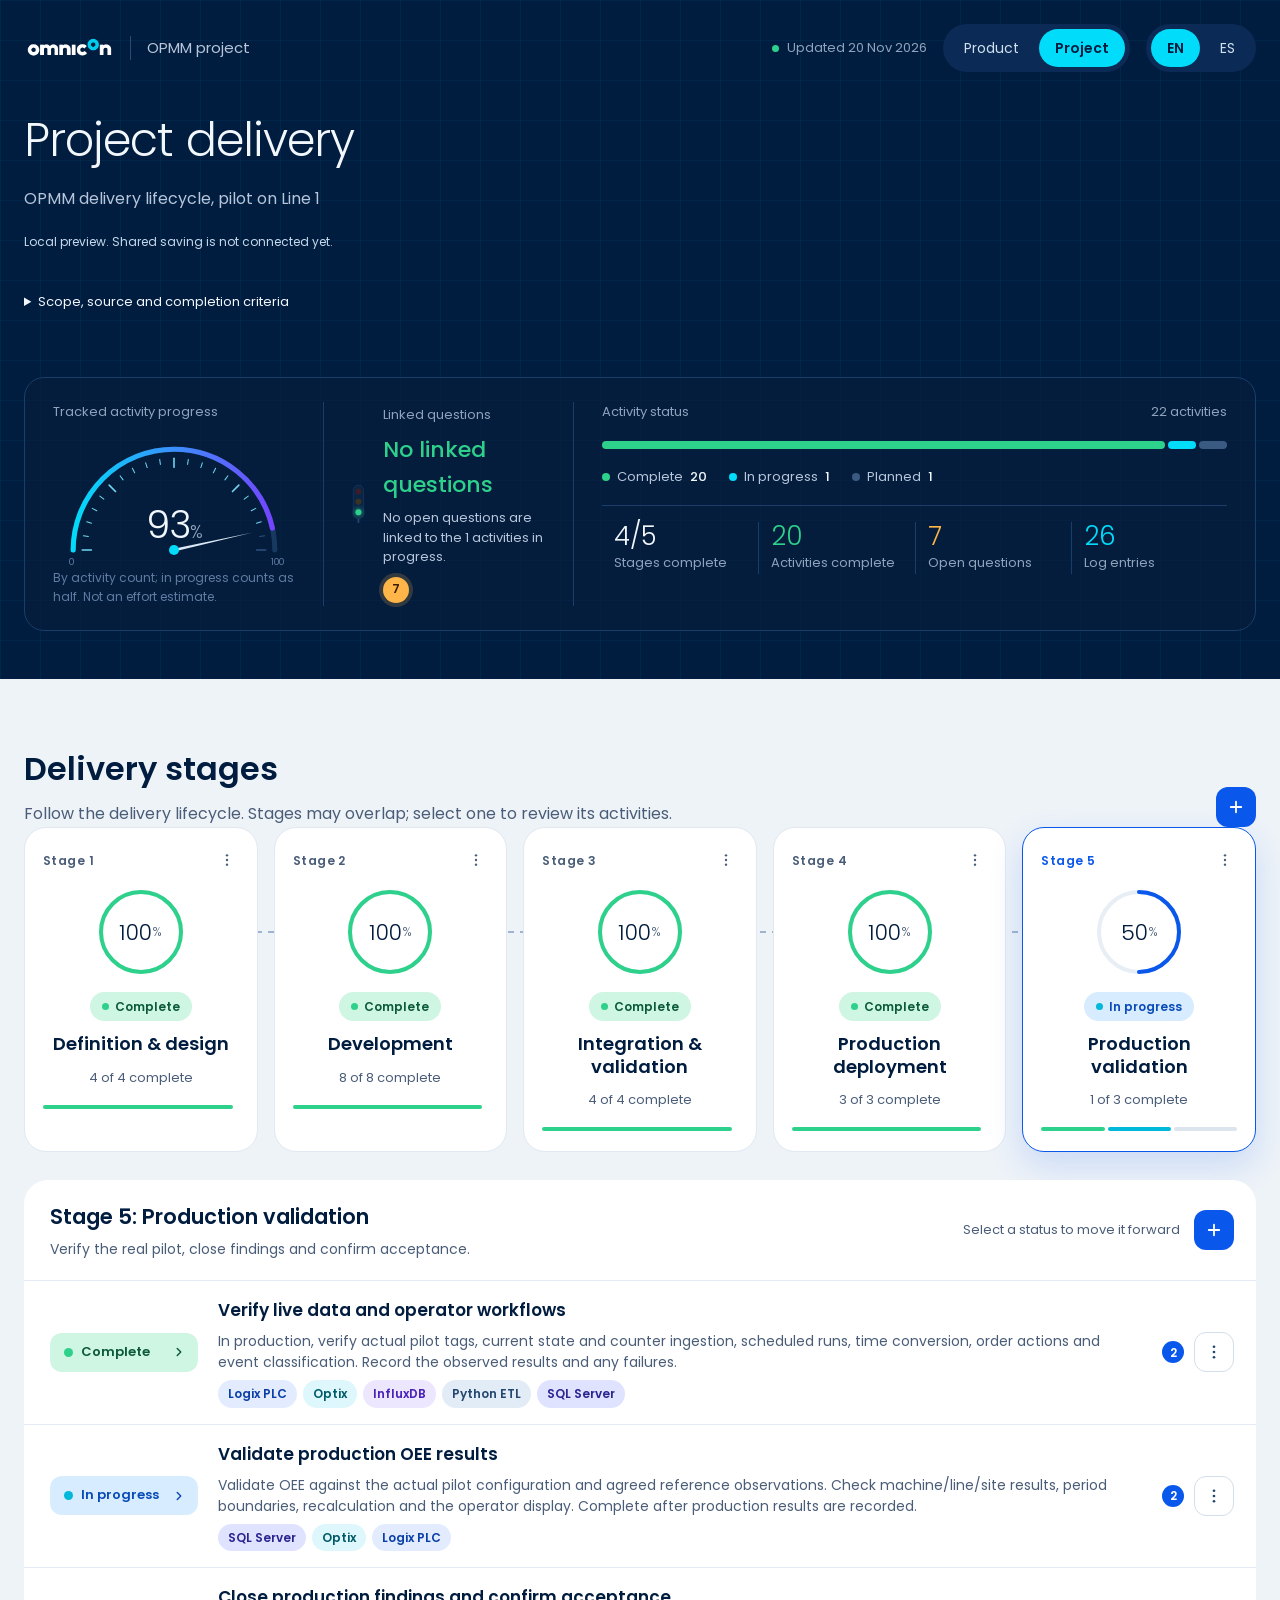
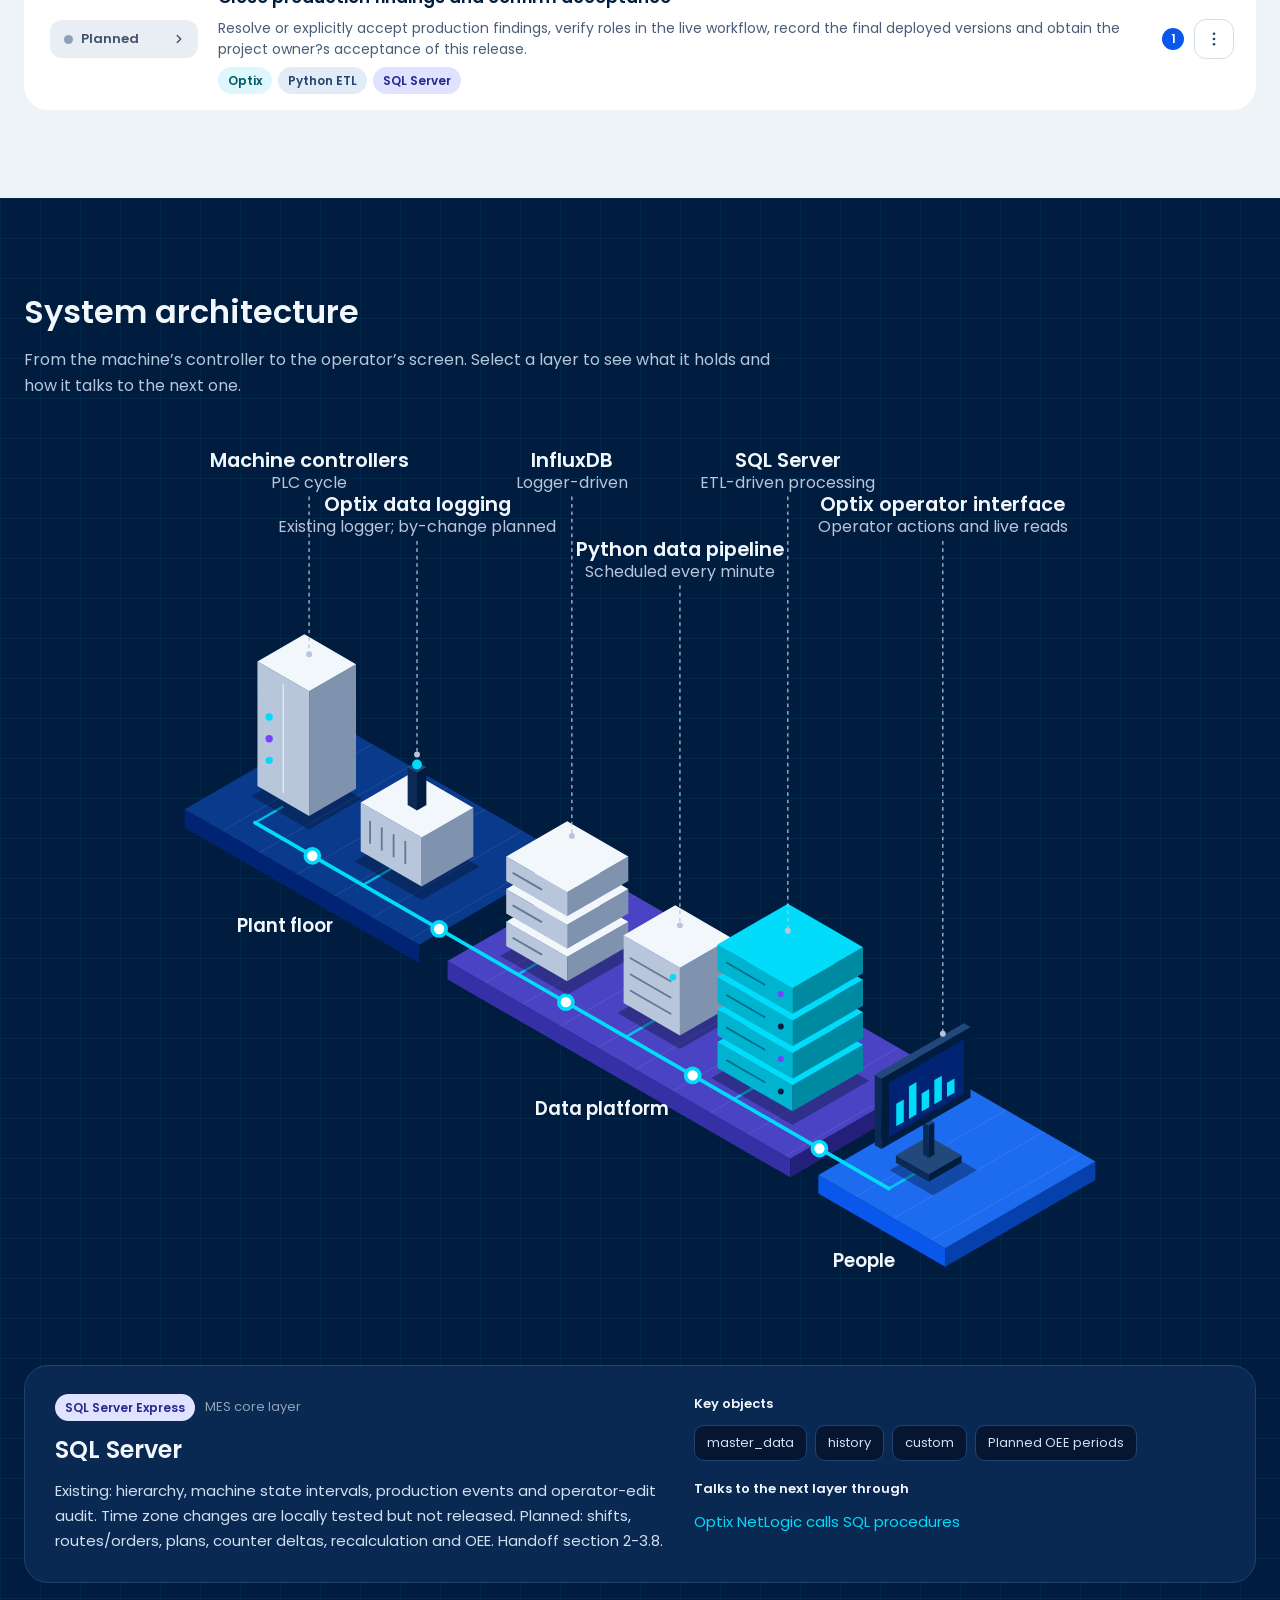
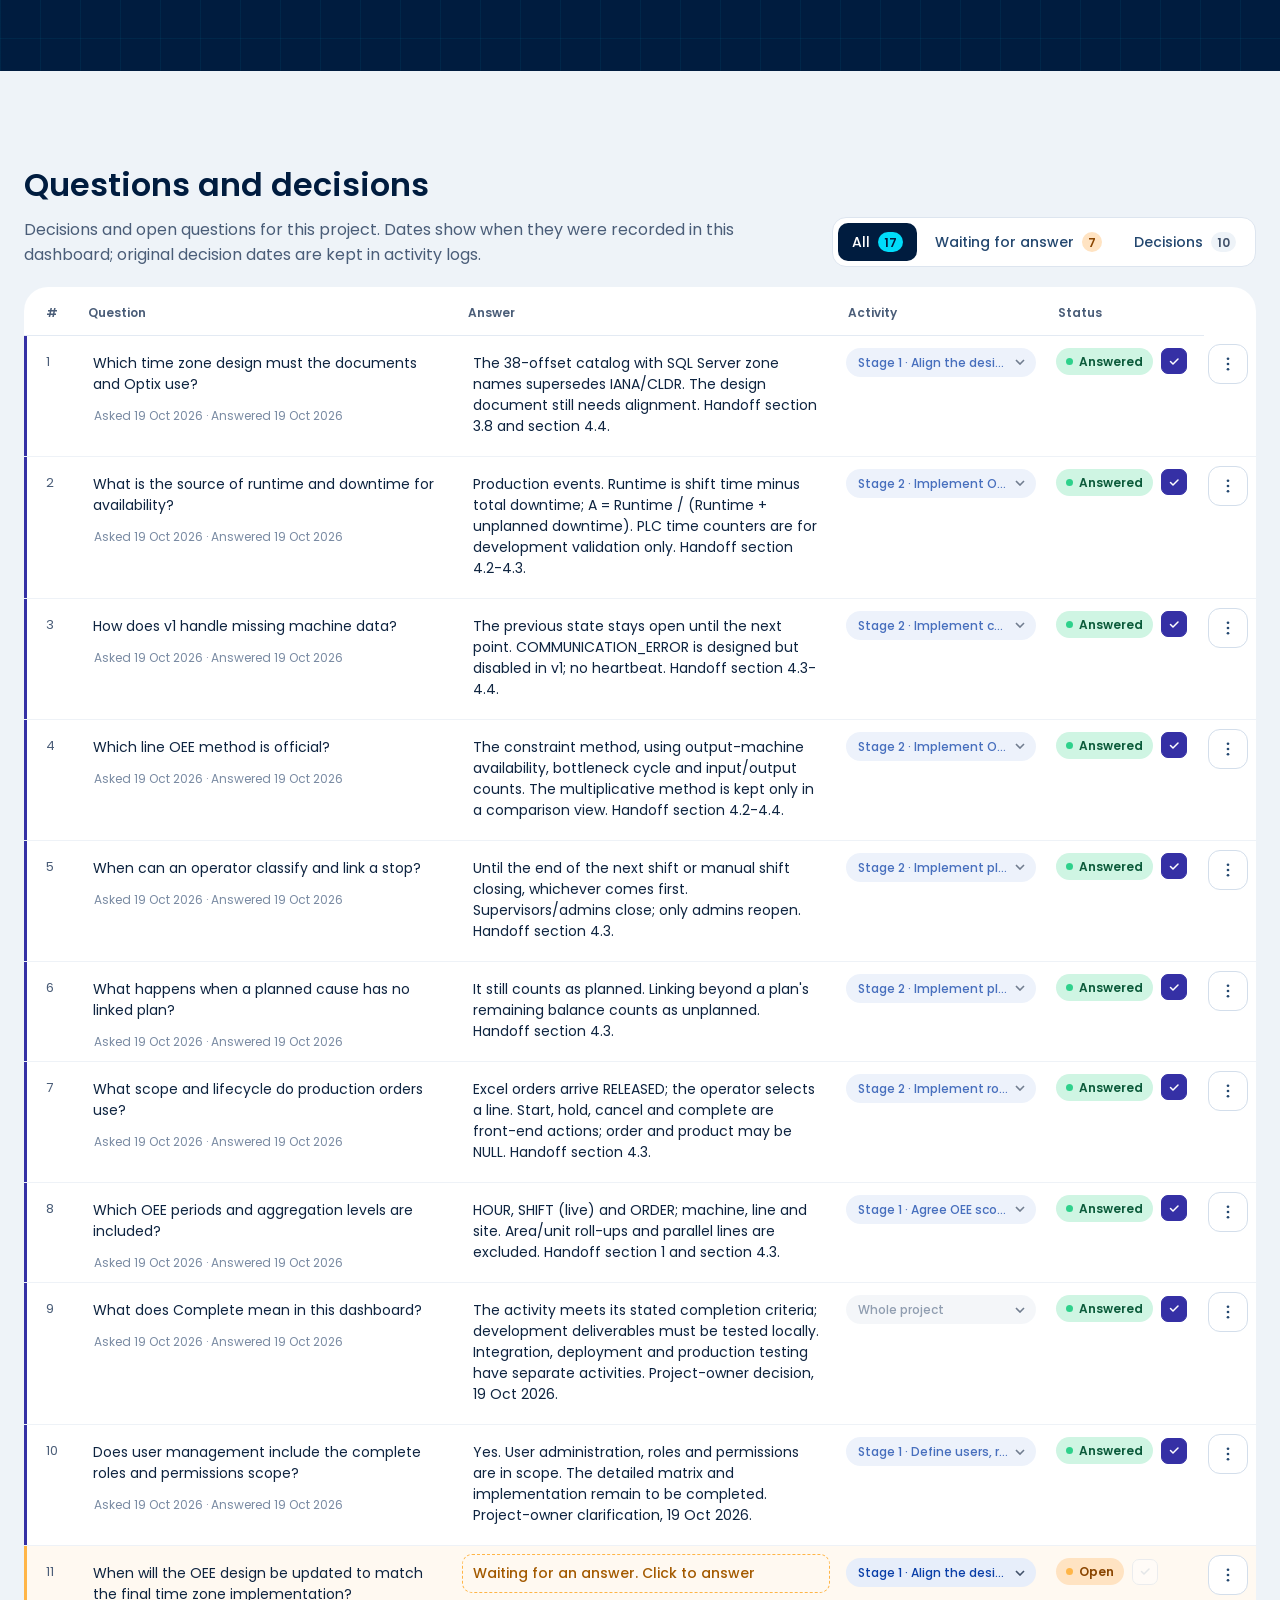
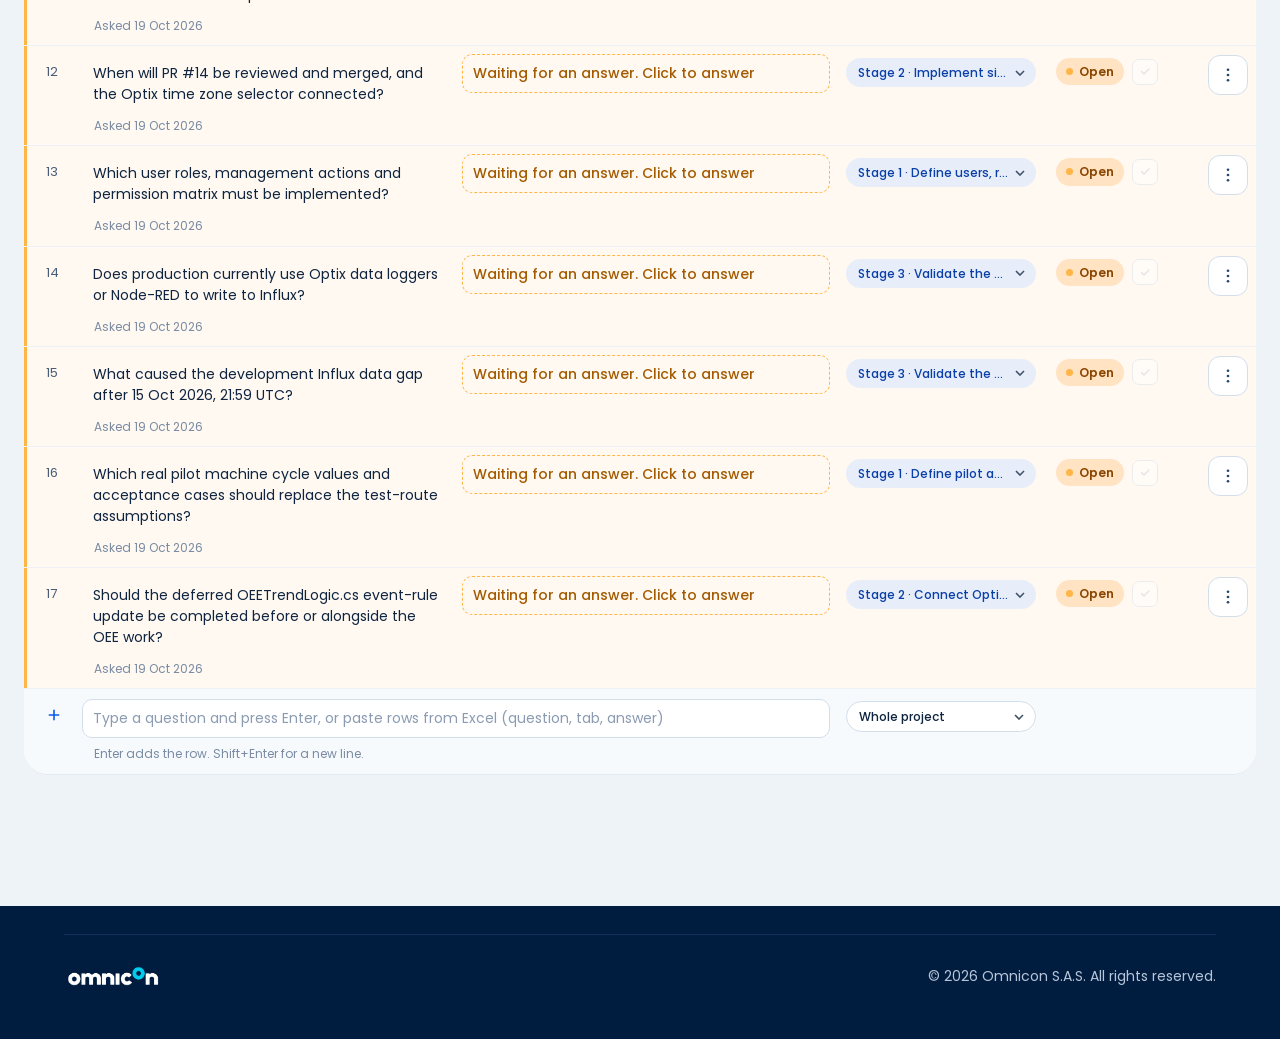
<file: products/mes/project/index.html>
<!DOCTYPE html><html lang="en"><head><meta charset="utf-8"><meta name="viewport" content="width=device-width, initial-scale=1"><title>OPMM: project delivery</title><meta name="robots" content="noindex,nofollow"><style>@font-face{font-family:'Poppins';font-style:normal;font-weight:300;font-display:swap;src:url('../../../brand/fonts/poppins/Poppins-Light.woff2') format('woff2')}@font-face{font-family:'Poppins';font-style:normal;font-weight:400;font-display:swap;src:url('../../../brand/fonts/poppins/Poppins-Regular.woff2') format('woff2')}@font-face{font-family:'Poppins';font-style:normal;font-weight:500;font-display:swap;src:url('../../../brand/fonts/poppins/Poppins-Medium.woff2') format('woff2')}@font-face{font-family:'Poppins';font-style:normal;font-weight:600;font-display:swap;src:url('../../../brand/fonts/poppins/Poppins-SemiBold.woff2') format('woff2')}</style><link rel="stylesheet" href="../../../assets/text.SRJlfve0.css"><link rel="stylesheet" href="../../../assets/ProjectAccess.BnZX4wZ9.css"><link rel="stylesheet" href="../../../assets/ProjectPage.BhGQ6Mrc.css"><link rel="stylesheet" href="../../../assets/routes.Ch2uojh8.css"></head><body><a class="skip-link" href="#main">Skip to content</a><div data-project-content data-astro-cid-4qnrviu5><div class="pb" data-board><header class="pb-top grid-bg"><div class="pb-wrap"><div class="pb-bar"><div class="pb-brand"><a href="../../../index.html" aria-label="Omnicon Products home" class="pb-logo"><img src="../../../brand/logo/omnicon-white.png" alt="Omnicon" height="26"></a><span class="pb-sep-v" aria-hidden="true"></span><span class="pb-kicker">OPMM project</span></div><div class="pb-bar-right"><span class="pb-synced"><i aria-hidden="true"></i><span data-project-synced>Updated 20 Nov 2026</span></span><nav class="pb-views" aria-label="Views"><a href="../../../products/mes/index.html">Product</a><a href="../../../products/mes/project/index.html" aria-current="page">Project</a></nav><nav class="pb-views pb-lang" aria-label="Language"><a aria-current="true">EN</a><a href="../../../es/products/mes/project/index.html" hreflang="es">ES</a></nav></div></div><div class="pb-title"><h1>Project delivery</h1><p data-project-subtitle>OPMM delivery lifecycle, pilot on Line 1</p><p class="pb-storage-status" role="status" aria-live="polite" data-storage-status>Local preview. Shared saving is not connected yet.</p></div><details class="pb-project-context" data-project-context><summary data-project-context-label>Scope, source and completion criteria</summary><p data-project-source>Source of truth: OPMM project handoff, 19 Oct 2026. Excel tasks map the current scope; owner clarifications add full users/roles and the delivery lifecycle.</p><p data-project-baseline>Existing baseline: machine state/event pipeline corrected and deployed on 9 Oct; database documentation and versioned deployment process established. The stages below track the OEE extension and its delivery.</p><p data-project-completion>Complete means the activity meets its stated completion criteria. Development requires local tests; integration, deployment and production validation are separate. Planned means mapped work without a completed implementation.</p></details><div class="pb-head-cluster" data-region="cluster">
<div class="pb-cluster">
  <div class="pb-gauge">
    <span class="pb-label">Tracked activity progress</span>
    <div class="pb-gauge-dial">
      <svg width="100%" viewBox="0 0 240 140" role="img" aria-label="Gauge at 93 percent complete">
        <defs><linearGradient id="pb-arc" x1="0" x2="1" y1="0" y2="0"><stop offset="0" stop-color="#00DCFA"></stop><stop offset="1" stop-color="#7543FF"></stop></linearGradient></defs>
        <path d="M20 124 A100 100 0 0 1 220 124" fill="none" stroke="#17395F" stroke-width="5" stroke-linecap="round"></path>
        <path d="M20 124 A100 100 0 0 1 220 124" fill="none" stroke="url(#pb-arc)" stroke-width="5" stroke-linecap="round" pathLength="100" stroke-dasharray="93 100"></path>
        <line x1="38.0" y1="124.0" x2="29.0" y2="124.0" stroke="#6FD8F0" stroke-width="1.6" stroke-linecap="round"></line><line x1="35.1" y1="110.5" x2="30.1" y2="109.8" stroke="#6FD8F0" stroke-width="1" stroke-linecap="round"></line><line x1="38.2" y1="97.4" x2="33.5" y2="95.9" stroke="#6FD8F0" stroke-width="1" stroke-linecap="round"></line><line x1="43.4" y1="85.0" x2="38.9" y2="82.7" stroke="#6FD8F0" stroke-width="1" stroke-linecap="round"></line><line x1="50.4" y1="73.5" x2="46.4" y2="70.5" stroke="#6FD8F0" stroke-width="1" stroke-linecap="round"></line><line x1="62.0" y1="66.0" x2="55.7" y2="59.7" stroke="#6FD8F0" stroke-width="1.6" stroke-linecap="round"></line><line x1="69.5" y1="54.4" x2="66.5" y2="50.4" stroke="#6FD8F0" stroke-width="1" stroke-linecap="round"></line><line x1="81.0" y1="47.4" x2="78.7" y2="42.9" stroke="#6FD8F0" stroke-width="1" stroke-linecap="round"></line><line x1="93.4" y1="42.2" x2="91.9" y2="37.5" stroke="#6FD8F0" stroke-width="1" stroke-linecap="round"></line><line x1="106.5" y1="39.1" x2="105.8" y2="34.1" stroke="#6FD8F0" stroke-width="1" stroke-linecap="round"></line><line x1="120.0" y1="42.0" x2="120.0" y2="33.0" stroke="#6FD8F0" stroke-width="1.6" stroke-linecap="round"></line><line x1="133.5" y1="39.1" x2="134.2" y2="34.1" stroke="#6FD8F0" stroke-width="1" stroke-linecap="round"></line><line x1="146.6" y1="42.2" x2="148.1" y2="37.5" stroke="#6FD8F0" stroke-width="1" stroke-linecap="round"></line><line x1="159.0" y1="47.4" x2="161.3" y2="42.9" stroke="#6FD8F0" stroke-width="1" stroke-linecap="round"></line><line x1="170.5" y1="54.4" x2="173.5" y2="50.4" stroke="#6FD8F0" stroke-width="1" stroke-linecap="round"></line><line x1="178.0" y1="66.0" x2="184.3" y2="59.7" stroke="#6FD8F0" stroke-width="1.6" stroke-linecap="round"></line><line x1="189.6" y1="73.5" x2="193.6" y2="70.5" stroke="#6FD8F0" stroke-width="1" stroke-linecap="round"></line><line x1="196.6" y1="85.0" x2="201.1" y2="82.7" stroke="#6FD8F0" stroke-width="1" stroke-linecap="round"></line><line x1="201.8" y1="97.4" x2="206.5" y2="95.9" stroke="#6FD8F0" stroke-width="1" stroke-linecap="round"></line><line x1="204.9" y1="110.5" x2="209.9" y2="109.8" stroke="#2D527D" stroke-width="1" stroke-linecap="round"></line><line x1="202.0" y1="124.0" x2="211.0" y2="124.0" stroke="#2D527D" stroke-width="1.6" stroke-linecap="round"></line>
        <text x="16" y="139" fill="#5F7CA3" font-size="9">0</text>
        <text x="216" y="139" fill="#5F7CA3" font-size="9">100</text>
        <g transform="rotate(167.4 120 124)"><path d="M120 122.6 L40 124 L120 125.4 Z" fill="#DCE8F5"></path></g>
        <circle cx="120" cy="124" r="5" fill="#00DCFA"></circle>
      </svg>
      <div class="pb-gauge-value"><span class="num">93<span class="pb-unit">%</span></span></div>
    </div>
    <span class="pb-note">By activity count; in progress counts as half. Not an effort estimate.</span>
  </div>
  <div class="pb-tower">
    <svg width="30" height="92" viewBox="0 0 30 92" role="img" aria-label="Signal tower showing No linked questions">
      <rect x="3" y="2" width="24" height="78" rx="12" fill="#0B2547" stroke="#24476F"></rect>
      <circle cx="15" cy="17" r="7" fill="#3A1F2B" style="filter:none"></circle>
      <circle cx="15" cy="41" r="7" fill="#3A3320" style="filter:none"></circle>
      <circle cx="15" cy="65" r="7" fill="#2ED18B" style="filter:drop-shadow(0 0 6px #2ED18B)"></circle>
      <rect x="13" y="80" width="4" height="10" fill="#24476F"></rect>
    </svg>
    <div class="pb-tower-text">
      <span class="pb-label">Linked questions</span>
      <span class="pb-health" style="color:#2ED18B">No linked questions</span>
      <span class="pb-reason">No open questions are linked to the 1 activities in progress.</span>
      <button type="button" class="pb-wait tip" data-tip="questions waiting for an answer" aria-label="7 questions waiting for an answer" data-act="waiting"><span class="pb-wait-count num">7</span></button>
    </div>
  </div>
  <div class="pb-mix">
    <div class="pb-mix-head"><span class="pb-label">Activity status</span><span class="num pb-label">22 activities</span></div>
    <div class="pb-mix-bar" role="img" aria-label="20 complete, 1 in progress, 1 planned">
      <div style="flex:20 1 0;background:#2ED18B"></div>
      <div style="flex:1 1 0;background:#00DCFA"></div>
      <div style="flex:1 1 0;background:#3A5A82"></div>
    </div>
    <div class="pb-legend">
      <span><i style="background:#2ED18B"></i>Complete <b class="num">20</b></span>
      <span><i style="background:#00DCFA"></i>In progress <b class="num">1</b></span>
      <span><i style="background:#3A5A82"></i>Planned <b class="num">1</b></span>
    </div>
    <div class="pb-readouts">
      <div class="pb-readout" style=""><span class="num" style="color:#F2F7FC">4/5</span><span class="pb-label">Stages complete</span></div><div class="pb-readout" style="border-left:1px solid #1B3D6A"><span class="num" style="color:#2ED18B">20</span><span class="pb-label">Activities complete</span></div><div class="pb-readout" style="border-left:1px solid #1B3D6A"><span class="num" style="color:#FFB547">7</span><span class="pb-label">Open questions</span></div><div class="pb-readout" style="border-left:1px solid #1B3D6A"><span class="num" style="color:#00DCFA">26</span><span class="pb-label">Log entries</span></div>
    </div>
  </div>
</div></div></div></header><main id="main" class="pb-main"><div class="pb-wrap"><section class="pb-block-section"><div data-region="phases">
<div class="pb-head-row">
  <div class="pb-head-copy">
    <h2>Delivery stages</h2>
    <p>Follow the delivery lifecycle. Stages may overlap; select one to review its activities.</p>
  </div>
  <button type="button" class="pb-add tip" data-tip="Add stage" aria-label="Add stage" data-act="phase-add"><svg width="18" height="18" viewBox="0 0 24 24" aria-hidden="true" fill="none" stroke="currentColor" stroke-width="2.4" stroke-linecap="round" stroke-linejoin="round"><path d="M12 5v14M5 12h14"></path></svg></button>
</div>
<div class="pb-phase-row">
<div class="pb-phase">
  <div class="pb-phase-top">
    <span class="pb-phase-no">Stage 1</span>
    <button type="button" class="pb-icon tip" data-tip="Stage actions" data-act="phase-menu" data-id="design" aria-label="Actions for stage Definition &amp; design" aria-haspopup="menu" aria-expanded="false"><svg width="16" height="16" viewBox="0 0 24 24" aria-hidden="true"><circle cx="12" cy="5" r="1.8" fill="currentColor"></circle><circle cx="12" cy="12" r="1.8" fill="currentColor"></circle><circle cx="12" cy="19" r="1.8" fill="currentColor"></circle></svg></button>
  </div>
  <button type="button" class="pb-phase-pick" data-act="phase-pick" data-id="design" aria-pressed="false" aria-label="Show activities of stage 1, Definition &amp; design">
    <span class="pb-ring"><svg width="96" height="96" viewBox="0 0 96 96" aria-hidden="true"><g transform="rotate(-90 48 48)"><circle cx="48" cy="48" r="40" fill="#FFFFFF" stroke="#E8EEF5" stroke-width="4"></circle><circle cx="48" cy="48" r="40" fill="none" stroke="#2ED18B" stroke-width="4" stroke-linecap="round" pathLength="100" stroke-dasharray="100 100"></circle></g></svg><span class="num pb-ring-value">100<span>%</span></span></span>
    <span class="pb-status-pill" style="background:#CFF5E3;color:#0B5A3A"><i style="background:#2ED18B"></i>Complete</span>
    <span class="pb-phase-name">Definition &amp; design</span>
    <span class="pb-phase-count">4 of 4 complete</span>
    <span class="pb-segments" aria-hidden="true"><span style="flex:4 1 0;background:#2ED18B"></span><span style="flex:0 1 0;background:#00B8D9"></span><span style="flex:0 1 0;background:#DCE4EE"></span></span>
  </button>
  
</div>
<div class="pb-phase">
  <div class="pb-phase-top">
    <span class="pb-phase-no">Stage 2</span>
    <button type="button" class="pb-icon tip" data-tip="Stage actions" data-act="phase-menu" data-id="development" aria-label="Actions for stage Development" aria-haspopup="menu" aria-expanded="false"><svg width="16" height="16" viewBox="0 0 24 24" aria-hidden="true"><circle cx="12" cy="5" r="1.8" fill="currentColor"></circle><circle cx="12" cy="12" r="1.8" fill="currentColor"></circle><circle cx="12" cy="19" r="1.8" fill="currentColor"></circle></svg></button>
  </div>
  <button type="button" class="pb-phase-pick" data-act="phase-pick" data-id="development" aria-pressed="false" aria-label="Show activities of stage 2, Development">
    <span class="pb-ring"><svg width="96" height="96" viewBox="0 0 96 96" aria-hidden="true"><g transform="rotate(-90 48 48)"><circle cx="48" cy="48" r="40" fill="#FFFFFF" stroke="#E8EEF5" stroke-width="4"></circle><circle cx="48" cy="48" r="40" fill="none" stroke="#2ED18B" stroke-width="4" stroke-linecap="round" pathLength="100" stroke-dasharray="100 100"></circle></g></svg><span class="num pb-ring-value">100<span>%</span></span></span>
    <span class="pb-status-pill" style="background:#CFF5E3;color:#0B5A3A"><i style="background:#2ED18B"></i>Complete</span>
    <span class="pb-phase-name">Development</span>
    <span class="pb-phase-count">8 of 8 complete</span>
    <span class="pb-segments" aria-hidden="true"><span style="flex:8 1 0;background:#2ED18B"></span><span style="flex:0 1 0;background:#00B8D9"></span><span style="flex:0 1 0;background:#DCE4EE"></span></span>
  </button>
  
</div>
<div class="pb-phase">
  <div class="pb-phase-top">
    <span class="pb-phase-no">Stage 3</span>
    <button type="button" class="pb-icon tip" data-tip="Stage actions" data-act="phase-menu" data-id="integration" aria-label="Actions for stage Integration &amp; validation" aria-haspopup="menu" aria-expanded="false"><svg width="16" height="16" viewBox="0 0 24 24" aria-hidden="true"><circle cx="12" cy="5" r="1.8" fill="currentColor"></circle><circle cx="12" cy="12" r="1.8" fill="currentColor"></circle><circle cx="12" cy="19" r="1.8" fill="currentColor"></circle></svg></button>
  </div>
  <button type="button" class="pb-phase-pick" data-act="phase-pick" data-id="integration" aria-pressed="false" aria-label="Show activities of stage 3, Integration &amp; validation">
    <span class="pb-ring"><svg width="96" height="96" viewBox="0 0 96 96" aria-hidden="true"><g transform="rotate(-90 48 48)"><circle cx="48" cy="48" r="40" fill="#FFFFFF" stroke="#E8EEF5" stroke-width="4"></circle><circle cx="48" cy="48" r="40" fill="none" stroke="#2ED18B" stroke-width="4" stroke-linecap="round" pathLength="100" stroke-dasharray="100 100"></circle></g></svg><span class="num pb-ring-value">100<span>%</span></span></span>
    <span class="pb-status-pill" style="background:#CFF5E3;color:#0B5A3A"><i style="background:#2ED18B"></i>Complete</span>
    <span class="pb-phase-name">Integration &amp; validation</span>
    <span class="pb-phase-count">4 of 4 complete</span>
    <span class="pb-segments" aria-hidden="true"><span style="flex:4 1 0;background:#2ED18B"></span><span style="flex:0 1 0;background:#00B8D9"></span><span style="flex:0 1 0;background:#DCE4EE"></span></span>
  </button>
  
</div>
<div class="pb-phase">
  <div class="pb-phase-top">
    <span class="pb-phase-no">Stage 4</span>
    <button type="button" class="pb-icon tip" data-tip="Stage actions" data-act="phase-menu" data-id="deployment" aria-label="Actions for stage Production deployment" aria-haspopup="menu" aria-expanded="false"><svg width="16" height="16" viewBox="0 0 24 24" aria-hidden="true"><circle cx="12" cy="5" r="1.8" fill="currentColor"></circle><circle cx="12" cy="12" r="1.8" fill="currentColor"></circle><circle cx="12" cy="19" r="1.8" fill="currentColor"></circle></svg></button>
  </div>
  <button type="button" class="pb-phase-pick" data-act="phase-pick" data-id="deployment" aria-pressed="false" aria-label="Show activities of stage 4, Production deployment">
    <span class="pb-ring"><svg width="96" height="96" viewBox="0 0 96 96" aria-hidden="true"><g transform="rotate(-90 48 48)"><circle cx="48" cy="48" r="40" fill="#FFFFFF" stroke="#E8EEF5" stroke-width="4"></circle><circle cx="48" cy="48" r="40" fill="none" stroke="#2ED18B" stroke-width="4" stroke-linecap="round" pathLength="100" stroke-dasharray="100 100"></circle></g></svg><span class="num pb-ring-value">100<span>%</span></span></span>
    <span class="pb-status-pill" style="background:#CFF5E3;color:#0B5A3A"><i style="background:#2ED18B"></i>Complete</span>
    <span class="pb-phase-name">Production deployment</span>
    <span class="pb-phase-count">3 of 3 complete</span>
    <span class="pb-segments" aria-hidden="true"><span style="flex:3 1 0;background:#2ED18B"></span><span style="flex:0 1 0;background:#00B8D9"></span><span style="flex:0 1 0;background:#DCE4EE"></span></span>
  </button>
  
</div>
<div class="pb-phase is-on">
  <div class="pb-phase-top">
    <span class="pb-phase-no">Stage 5</span>
    <button type="button" class="pb-icon tip" data-tip="Stage actions" data-act="phase-menu" data-id="production" aria-label="Actions for stage Production validation" aria-haspopup="menu" aria-expanded="false"><svg width="16" height="16" viewBox="0 0 24 24" aria-hidden="true"><circle cx="12" cy="5" r="1.8" fill="currentColor"></circle><circle cx="12" cy="12" r="1.8" fill="currentColor"></circle><circle cx="12" cy="19" r="1.8" fill="currentColor"></circle></svg></button>
  </div>
  <button type="button" class="pb-phase-pick" data-act="phase-pick" data-id="production" aria-pressed="true" aria-label="Show activities of stage 5, Production validation">
    <span class="pb-ring"><svg width="96" height="96" viewBox="0 0 96 96" aria-hidden="true"><g transform="rotate(-90 48 48)"><circle cx="48" cy="48" r="40" fill="#FFFFFF" stroke="#E8EEF5" stroke-width="4"></circle><circle cx="48" cy="48" r="40" fill="none" stroke="#0A58EB" stroke-width="4" stroke-linecap="round" pathLength="100" stroke-dasharray="50 100"></circle></g></svg><span class="num pb-ring-value">50<span>%</span></span></span>
    <span class="pb-status-pill" style="background:#D7ECFF;color:#0A4BB8"><i style="background:#00B8D9"></i>In progress</span>
    <span class="pb-phase-name">Production validation</span>
    <span class="pb-phase-count">1 of 3 complete</span>
    <span class="pb-segments" aria-hidden="true"><span style="flex:1 1 0;background:#2ED18B"></span><span style="flex:1 1 0;background:#00B8D9"></span><span style="flex:1 1 0;background:#DCE4EE"></span></span>
  </button>
  
</div></div></div><div data-region="activities">
<section class="pb-acts" aria-label="Activities in Production validation">
  <div class="pb-acts-head">
    <div class="pb-acts-copy">
      <h3>Stage 5: Production validation</h3>
      <span>Verify the real pilot, close findings and confirm acceptance.</span>
    </div>
    <div class="pb-acts-tools">
      <span class="pb-hint">Select a status to move it forward</span>
      <button type="button" class="pb-add tip" data-tip="Add activity" aria-label="Add activity" data-act="act-add"><svg width="18" height="18" viewBox="0 0 24 24" aria-hidden="true" fill="none" stroke="currentColor" stroke-width="2.4" stroke-linecap="round" stroke-linejoin="round"><path d="M12 5v14M5 12h14"></path></svg></button>
    </div>
  </div>
  
<div class="pb-act">
  <button type="button" class="pb-cycle" data-act="act-cycle" data-id="prod-flow" aria-label="Status Complete. Select to change to Planned" style="background:#CFF5E3;color:#0B5A3A">
    <span><i style="background:#2ED18B"></i>Complete</span><svg width="14" height="14" viewBox="0 0 24 24" aria-hidden="true" fill="none" stroke="currentColor" stroke-width="2.5" stroke-linecap="round" stroke-linejoin="round"><path d="M9 6l6 6-6 6"></path></svg>
  </button>
  <div class="pb-act-body">
    <span class="pb-act-name">Verify live data and operator workflows</span>
    <span class="pb-act-def">In production, verify actual pilot tags, current state and counter ingestion, scheduled runs, time conversion, order actions and event classification. Record the observed results and any failures.</span>
    <span class="pb-chips"><span class="pb-sys" style="background:#E3ECFF;color:#0A3FA8">Logix PLC</span><span class="pb-sys" style="background:#DDF7FC;color:#005A68">Optix</span><span class="pb-sys" style="background:#EDE6FF;color:#4B22B8">InfluxDB</span><span class="pb-sys" style="background:#E2ECF6;color:#23476F">Python ETL</span><span class="pb-sys" style="background:#E0E3FF;color:#2A2491">SQL Server</span></span>
  </div>
  <div class="pb-act-end">
    <span class="pb-log-count num" role="img" aria-label="2 log entries">2</span>
    <button type="button" class="pb-kebab tip" data-tip="Actions" data-act="act-menu" data-id="prod-flow" aria-label="Actions for Verify live data and operator workflows" aria-haspopup="menu" aria-expanded="false"><svg width="18" height="18" viewBox="0 0 24 24" aria-hidden="true"><circle cx="12" cy="5" r="1.8" fill="currentColor"></circle><circle cx="12" cy="12" r="1.8" fill="currentColor"></circle><circle cx="12" cy="19" r="1.8" fill="currentColor"></circle></svg></button>
  </div>
  
</div>
<div class="pb-act">
  <button type="button" class="pb-cycle" data-act="act-cycle" data-id="prod-oee" aria-label="Status In progress. Select to change to Complete" style="background:#D7ECFF;color:#0A4BB8">
    <span><i style="background:#00B8D9"></i>In progress</span><svg width="14" height="14" viewBox="0 0 24 24" aria-hidden="true" fill="none" stroke="currentColor" stroke-width="2.5" stroke-linecap="round" stroke-linejoin="round"><path d="M9 6l6 6-6 6"></path></svg>
  </button>
  <div class="pb-act-body">
    <span class="pb-act-name">Validate production OEE results</span>
    <span class="pb-act-def">Validate OEE against the actual pilot configuration and agreed reference observations. Check machine/line/site results, period boundaries, recalculation and the operator display. Complete after production results are recorded.</span>
    <span class="pb-chips"><span class="pb-sys" style="background:#E0E3FF;color:#2A2491">SQL Server</span><span class="pb-sys" style="background:#DDF7FC;color:#005A68">Optix</span><span class="pb-sys" style="background:#E3ECFF;color:#0A3FA8">Logix PLC</span></span>
  </div>
  <div class="pb-act-end">
    <span class="pb-log-count num" role="img" aria-label="2 log entries">2</span>
    <button type="button" class="pb-kebab tip" data-tip="Actions" data-act="act-menu" data-id="prod-oee" aria-label="Actions for Validate production OEE results" aria-haspopup="menu" aria-expanded="false"><svg width="18" height="18" viewBox="0 0 24 24" aria-hidden="true"><circle cx="12" cy="5" r="1.8" fill="currentColor"></circle><circle cx="12" cy="12" r="1.8" fill="currentColor"></circle><circle cx="12" cy="19" r="1.8" fill="currentColor"></circle></svg></button>
  </div>
  
</div>
<div class="pb-act">
  <button type="button" class="pb-cycle" data-act="act-cycle" data-id="prod-close" aria-label="Status Planned. Select to change to In progress" style="background:#E9EEF4;color:#42526A">
    <span><i style="background:#8FA0B8"></i>Planned</span><svg width="14" height="14" viewBox="0 0 24 24" aria-hidden="true" fill="none" stroke="currentColor" stroke-width="2.5" stroke-linecap="round" stroke-linejoin="round"><path d="M9 6l6 6-6 6"></path></svg>
  </button>
  <div class="pb-act-body">
    <span class="pb-act-name">Close production findings and confirm acceptance</span>
    <span class="pb-act-def">Resolve or explicitly accept production findings, verify roles in the live workflow, record the final deployed versions and obtain the project owner?s acceptance of this release.</span>
    <span class="pb-chips"><span class="pb-sys" style="background:#DDF7FC;color:#005A68">Optix</span><span class="pb-sys" style="background:#E2ECF6;color:#23476F">Python ETL</span><span class="pb-sys" style="background:#E0E3FF;color:#2A2491">SQL Server</span></span>
  </div>
  <div class="pb-act-end">
    <span class="pb-log-count num" role="img" aria-label="1 log entry">1</span>
    <button type="button" class="pb-kebab tip" data-tip="Actions" data-act="act-menu" data-id="prod-close" aria-label="Actions for Close production findings and confirm acceptance" aria-haspopup="menu" aria-expanded="false"><svg width="18" height="18" viewBox="0 0 24 24" aria-hidden="true"><circle cx="12" cy="5" r="1.8" fill="currentColor"></circle><circle cx="12" cy="12" r="1.8" fill="currentColor"></circle><circle cx="12" cy="19" r="1.8" fill="currentColor"></circle></svg></button>
  </div>
  
</div>
</section></div></section></div><section class="pb-arch grid-bg"><div class="pb-wrap" data-region="arch">
<div class="pb-arch-head">
  <h2>System architecture</h2>
  <p>From the machine’s controller to the operator’s screen. Select a layer to see what it holds and how it talks to the next one.</p>
</div>
<div class="pb-arch-stage"><svg class="iso" viewBox="0 -233.3 1000 732.3" role="group" aria-label="System architecture"><g><g><polygon class="z" points="130.4,85.4 320.9,195.4 320.9,180.4 130.4,70.4" fill="#002473"/><polygon class="z" points="442.8,125.0 320.9,195.4 320.9,180.4 442.8,110.0" fill="#001c3f"/><polygon class="z" points="252.3,0.0 442.8,110.0 320.9,180.4 130.4,70.4" fill="#0a3a8c"/><line class="iso-grid" x1="282.8" y1="17.6" x2="160.9" y2="88.0"/><line class="iso-grid" x1="313.3" y1="35.2" x2="191.4" y2="105.6"/><line class="iso-grid" x1="343.8" y1="52.8" x2="221.8" y2="123.2"/><line class="iso-grid" x1="374.3" y1="70.4" x2="252.3" y2="140.8"/><line class="iso-grid" x1="404.7" y1="88.0" x2="282.8" y2="158.4"/><line class="iso-grid" x1="435.2" y1="105.6" x2="313.3" y2="176.0"/></g><g><polygon class="z" points="343.8,208.6 621.9,369.2 621.9,354.2 343.8,193.6" fill="#3530a5"/><polygon class="z" points="743.9,298.8 621.9,369.2 621.9,354.2 743.9,283.8" fill="#231f7a"/><polygon class="z" points="465.7,123.2 743.9,283.8 621.9,354.2 343.8,193.6" fill="#4a44c4"/><line class="iso-grid" x1="496.2" y1="140.8" x2="374.3" y2="211.2"/><line class="iso-grid" x1="526.7" y1="158.4" x2="404.7" y2="228.8"/><line class="iso-grid" x1="557.2" y1="176.0" x2="435.2" y2="246.4"/><line class="iso-grid" x1="587.6" y1="193.6" x2="465.7" y2="264.0"/><line class="iso-grid" x1="618.1" y1="211.2" x2="496.2" y2="281.6"/><line class="iso-grid" x1="648.6" y1="228.8" x2="526.7" y2="299.2"/><line class="iso-grid" x1="679.1" y1="246.4" x2="557.2" y2="316.8"/><line class="iso-grid" x1="709.6" y1="264.0" x2="587.6" y2="334.4"/><line class="iso-grid" x1="740.1" y1="281.6" x2="618.1" y2="352.0"/></g><g><polygon class="z" points="644.8,382.4 747.7,441.8 747.7,426.8 644.8,367.4" fill="#0a58eb"/><polygon class="z" points="869.6,371.4 747.7,441.8 747.7,426.8 869.6,356.4" fill="#0640ad"/><polygon class="z" points="766.7,297.0 869.6,356.4 747.7,426.8 644.8,367.4" fill="#1d6cf0"/><line class="iso-grid" x1="797.2" y1="314.6" x2="675.3" y2="385.0"/><line class="iso-grid" x1="827.7" y1="332.2" x2="705.8" y2="402.6"/><line class="iso-grid" x1="858.2" y1="349.8" x2="736.2" y2="420.2"/></g></g><g><line class="iso-stub" x1="210.4" y1="68.2" x2="187.5" y2="81.4"/><line class="iso-stub" x1="298.0" y1="118.8" x2="275.2" y2="132.0"/><line class="iso-stub" x1="423.8" y1="191.4" x2="400.9" y2="204.6"/><line class="iso-stub" x1="511.4" y1="242.0" x2="488.6" y2="255.2"/><line class="iso-stub" x1="599.1" y1="292.6" x2="576.2" y2="305.8"/><line class="iso-stub" x1="724.8" y1="365.2" x2="702.0" y2="378.4"/><path class="iso-route" d="M187.5 81.4 L275.2 132.0 L400.9 204.6 L488.6 255.2 L576.2 305.8 L702.0 378.4 "/><circle class="iso-pulse" r="5.7"><animateMotion dur="7s" repeatCount="indefinite" begin="-0s" path="M187.5 81.4 L275.2 132.0 L400.9 204.6 L488.6 255.2 L576.2 305.8 L702.0 378.4 "/></circle><circle class="iso-pulse" r="5.7"><animateMotion dur="7s" repeatCount="indefinite" begin="-1.4s" path="M187.5 81.4 L275.2 132.0 L400.9 204.6 L488.6 255.2 L576.2 305.8 L702.0 378.4 "/></circle><circle class="iso-pulse" r="5.7"><animateMotion dur="7s" repeatCount="indefinite" begin="-2.8s" path="M187.5 81.4 L275.2 132.0 L400.9 204.6 L488.6 255.2 L576.2 305.8 L702.0 378.4 "/></circle><circle class="iso-pulse" r="5.7"><animateMotion dur="7s" repeatCount="indefinite" begin="-4.199999999999999s" path="M187.5 81.4 L275.2 132.0 L400.9 204.6 L488.6 255.2 L576.2 305.8 L702.0 378.4 "/></circle><circle class="iso-pulse" r="5.7"><animateMotion dur="7s" repeatCount="indefinite" begin="-5.6s" path="M187.5 81.4 L275.2 132.0 L400.9 204.6 L488.6 255.2 L576.2 305.8 L702.0 378.4 "/></circle></g><g><g class="iso-node" tabindex="0" role="button" aria-pressed="false" aria-label="Machine controllers" data-act="node" data-id="field"><polygon class="iso-shadow" points="227.6,35.0 274.4,62.0 231.4,86.9 184.5,59.8"/><polygon class="b-l" points="189.5,51.7 231.4,75.9 231.4,-25.3 189.5,-49.5"/><polygon class="b-r" points="269.5,53.9 231.4,75.9 231.4,-25.3 269.5,-47.3"/><polygon class="b-t" points="227.6,-71.5 269.5,-47.3 231.4,-25.3 189.5,-49.5"/><line class="iso-seam" x1="210.4" y1="57.2" x2="210.4" y2="-30.8"/><circle class="iso-led" cx="199.0" cy="30.8" r="3"/><circle class="iso-led-v" cx="199.0" cy="13.2" r="3"/><circle class="iso-led" cx="199.0" cy="-4.4" r="3"/></g><g class="iso-node" tabindex="0" role="button" aria-pressed="false" aria-label="Optix data logging" data-act="node" data-id="edge"><polygon class="iso-shadow" points="315.2,85.6 369.7,117.0 322.8,144.1 268.3,112.6"/><polygon class="b-l" points="273.3,104.5 322.8,133.1 322.8,93.5 273.3,64.9"/><polygon class="b-r" points="364.7,108.9 322.8,133.1 322.8,93.5 364.7,69.3"/><polygon class="b-t" points="315.2,40.7 364.7,69.3 322.8,93.5 273.3,64.9"/><polygon class="d-l" points="311.4,67.1 319.0,71.5 319.0,40.7 311.4,36.3"/><polygon class="d-r" points="326.6,67.1 319.0,71.5 319.0,40.7 326.6,36.3"/><polygon class="d-t" points="319.0,31.9 326.6,36.3 319.0,40.7 311.4,36.3"/><circle class="iso-led" cx="319.0" cy="34.1" r="4"/><line class="iso-slot" x1="280.9" y1="97.9" x2="280.9" y2="80.3"/><line class="iso-slot" x1="290.4" y1="103.4" x2="290.4" y2="85.8"/><line class="iso-slot" x1="300.0" y1="108.9" x2="300.0" y2="91.3"/><line class="iso-slot" x1="309.5" y1="114.4" x2="309.5" y2="96.8"/></g><g class="iso-node" tabindex="0" role="button" aria-pressed="false" aria-label="InfluxDB" data-act="node" data-id="historian"><polygon class="iso-shadow" points="440.9,158.2 495.4,189.6 440.9,221.1 386.5,189.6"/><polygon class="b-l" points="391.4,181.5 440.9,210.1 440.9,190.3 391.4,161.7"/><polygon class="b-r" points="490.5,181.5 440.9,210.1 440.9,190.3 490.5,161.7"/><polygon class="b-t" points="440.9,133.1 490.5,161.7 440.9,190.3 391.4,161.7"/><line class="iso-slot" x1="397.1" y1="175.1" x2="420.0" y2="188.3"/><polygon class="b-l" points="391.4,155.1 440.9,183.7 440.9,163.9 391.4,135.3"/><polygon class="b-r" points="490.5,155.1 440.9,183.7 440.9,163.9 490.5,135.3"/><polygon class="b-t" points="440.9,106.7 490.5,135.3 440.9,163.9 391.4,135.3"/><line class="iso-slot" x1="397.1" y1="148.7" x2="420.0" y2="161.9"/><polygon class="b-l" points="391.4,128.7 440.9,157.3 440.9,137.5 391.4,108.9"/><polygon class="b-r" points="490.5,128.7 440.9,157.3 440.9,137.5 490.5,108.9"/><polygon class="b-t" points="440.9,80.3 490.5,108.9 440.9,137.5 391.4,108.9"/><line class="iso-slot" x1="397.1" y1="122.3" x2="420.0" y2="135.5"/></g><g class="iso-node" tabindex="0" role="button" aria-pressed="false" aria-label="Python data pipeline" data-act="node" data-id="etl"><polygon class="iso-shadow" points="528.6,208.8 579.3,238.0 532.4,265.1 481.7,235.8"/><polygon class="b-l" points="486.7,227.7 532.4,254.1 532.4,199.1 486.7,172.7"/><polygon class="b-r" points="574.3,229.9 532.4,254.1 532.4,199.1 574.3,174.9"/><polygon class="b-t" points="528.6,148.5 574.3,174.9 532.4,199.1 486.7,172.7"/><line class="iso-slot" x1="492.4" y1="217.8" x2="524.8" y2="236.5"/><line class="iso-slot" x1="492.4" y1="204.6" x2="524.8" y2="223.3"/><line class="iso-slot" x1="492.4" y1="191.4" x2="524.8" y2="210.1"/><circle class="iso-led" cx="526.7" cy="206.8" r="2.6"/></g><g class="iso-node is-on" tabindex="0" role="button" aria-pressed="true" aria-label="SQL Server" data-act="node" data-id="core"><polygon class="iso-shadow" points="620.0,252.8 685.9,290.8 623.8,326.7 557.9,288.6"/><polygon class="b-l" points="562.9,280.5 623.8,315.7 623.8,294.6 562.9,259.4"/><polygon class="b-r" points="681.0,282.7 623.8,315.7 623.8,294.6 681.0,261.6"/><polygon class="b-t" points="620.0,226.4 681.0,261.6 623.8,294.6 562.9,259.4"/><line class="iso-slot" x1="570.5" y1="274.3" x2="601.0" y2="291.9"/><circle class="iso-led" cx="614.3" cy="299.6" r="2.4"/><polygon class="b-l" points="562.9,254.1 623.8,289.3 623.8,268.2 562.9,233.0"/><polygon class="b-r" points="681.0,256.3 623.8,289.3 623.8,268.2 681.0,235.2"/><polygon class="b-t" points="620.0,200.0 681.0,235.2 623.8,268.2 562.9,233.0"/><line class="iso-slot" x1="570.5" y1="247.9" x2="601.0" y2="265.5"/><circle class="iso-led-v" cx="614.3" cy="273.2" r="2.4"/><polygon class="b-l" points="562.9,227.7 623.8,262.9 623.8,241.8 562.9,206.6"/><polygon class="b-r" points="681.0,229.9 623.8,262.9 623.8,241.8 681.0,208.8"/><polygon class="b-t" points="620.0,173.6 681.0,208.8 623.8,241.8 562.9,206.6"/><line class="iso-slot" x1="570.5" y1="221.5" x2="601.0" y2="239.1"/><circle class="iso-led" cx="614.3" cy="246.8" r="2.4"/><polygon class="b-l" points="562.9,201.3 623.8,236.5 623.8,215.4 562.9,180.2"/><polygon class="b-r" points="681.0,203.5 623.8,236.5 623.8,215.4 681.0,182.4"/><polygon class="b-t" points="620.0,147.2 681.0,182.4 623.8,215.4 562.9,180.2"/><line class="iso-slot" x1="570.5" y1="195.1" x2="601.0" y2="212.7"/><circle class="iso-led-v" cx="614.3" cy="220.4" r="2.4"/></g><g class="iso-node" tabindex="0" role="button" aria-pressed="false" aria-label="Optix operator interface" data-act="node" data-id="ops"><polygon class="iso-shadow" points="738.1,343.0 773.6,363.4 738.1,383.9 702.7,363.4"/><polygon class="d-l" points="707.7,357.5 734.3,372.9 734.3,366.7 707.7,351.3"/><polygon class="d-r" points="761.0,357.5 734.3,372.9 734.3,366.7 761.0,351.3"/><polygon class="d-t" points="734.3,335.9 761.0,351.3 734.3,366.7 707.7,351.3"/><polygon class="d-l" points="729.8,350.9 734.3,353.5 734.3,327.1 729.8,324.5"/><polygon class="d-r" points="738.9,350.9 734.3,353.5 734.3,327.1 738.9,324.5"/><polygon class="d-t" points="734.3,321.9 738.9,324.5 734.3,327.1 729.8,324.5"/><polygon class="d-l" points="690.5,343.2 695.9,346.3 695.9,289.1 690.5,286.0"/><polygon class="d-r" points="768.3,304.5 695.9,346.3 695.9,289.1 768.3,247.3"/><polygon class="d-t" points="762.9,244.2 768.3,247.3 695.9,289.1 690.5,286.0"/><polygon class="iso-screen" points="762.9,301.4 702.0,336.6 702.0,292.6 762.9,257.4"/><polygon class="iso-bar" points="755.3,300.5 749.2,304.0 749.2,292.5 755.3,289.0"/><polygon class="iso-bar" points="745.0,306.5 738.9,310.0 738.9,290.2 745.0,286.7"/><polygon class="iso-bar" points="734.7,312.4 728.6,315.9 728.6,301.1 734.7,297.5"/><polygon class="iso-bar" points="724.4,318.3 718.3,321.9 718.3,295.5 724.4,291.9"/><polygon class="iso-bar" points="714.1,324.3 708.0,327.8 708.0,309.6 714.1,306.1"/></g></g><g><text class="iso-zone" x="211.7" y="170.4" text-anchor="middle">Plant floor</text><text class="iso-zone" x="468.9" y="318.9" text-anchor="middle">Data platform</text><text class="iso-zone" x="682.2" y="442.1" text-anchor="middle">People</text><g class="iso-label"><line class="iso-leader" x1="231.4" y1="-183.3" x2="231.4" y2="-57.3"/><circle class="iso-tip" cx="231.4" cy="-55.3" r="2.4"/><text class="iso-name" x="231.4" y="-207.3" text-anchor="middle">Machine controllers</text><text class="iso-sub" x="231.4" y="-190.3" text-anchor="middle">PLC cycle</text></g><g class="iso-label"><line class="iso-leader" x1="319.0" y1="-147.3" x2="319.0" y2="24.1"/><circle class="iso-tip" cx="319.0" cy="26.1" r="2.4"/><text class="iso-name" x="319.0" y="-171.3" text-anchor="middle">Optix data logging</text><text class="iso-sub" x="319.0" y="-154.3" text-anchor="middle">Existing logger; by-change planned</text></g><g class="iso-label"><line class="iso-leader" x1="444.7" y1="-183.3" x2="444.7" y2="90.1"/><circle class="iso-tip" cx="444.7" cy="92.1" r="2.4"/><text class="iso-name" x="444.7" y="-207.3" text-anchor="middle">InfluxDB</text><text class="iso-sub" x="444.7" y="-190.3" text-anchor="middle">Logger-driven</text></g><g class="iso-label"><line class="iso-leader" x1="532.4" y1="-111.3" x2="532.4" y2="162.7"/><circle class="iso-tip" cx="532.4" cy="164.7" r="2.4"/><text class="iso-name" x="532.4" y="-135.3" text-anchor="middle">Python data pipeline</text><text class="iso-sub" x="532.4" y="-118.3" text-anchor="middle">Scheduled every minute</text></g><g class="iso-label"><line class="iso-leader" x1="620.0" y1="-183.3" x2="620.0" y2="167.1"/><circle class="iso-tip" cx="620.0" cy="169.1" r="2.4"/><text class="iso-name" x="620.0" y="-207.3" text-anchor="middle">SQL Server</text><text class="iso-sub" x="620.0" y="-190.3" text-anchor="middle">ETL-driven processing</text></g><g class="iso-label"><line class="iso-leader" x1="745.8" y1="-147.3" x2="745.8" y2="250.7"/><circle class="iso-tip" cx="745.8" cy="252.7" r="2.4"/><text class="iso-name" x="745.8" y="-171.3" text-anchor="middle">Optix operator interface</text><text class="iso-sub" x="745.8" y="-154.3" text-anchor="middle">Operator actions and live reads</text></g></g></svg></div>
<div class="pb-arch-row">
<button type="button" class="pb-node" data-act="node" data-id="field" aria-pressed="false">
  <span class="pb-node-layer">Field</span>
  <span class="pb-node-chip" style="background:#E3ECFF;color:#0A3FA8"><svg width="26" height="26" viewBox="0 0 24 24" aria-hidden="true" fill="none" stroke="currentColor" stroke-width="1.8" stroke-linecap="round" stroke-linejoin="round"><path d="M7 7h10v10H7z"></path><path d="M10 10h4v4h-4z"></path><path d="M9 3v4M15 3v4M9 17v4M15 17v4M3 9h4M3 15h4M17 9h4M17 15h4"></path></svg></span>
  <span class="pb-node-name">Machine controllers</span>
  <span class="pb-node-role">Machine variables and counters</span>
  <span class="pb-cadence">PLC cycle</span>
</button><div class="pb-link" aria-hidden="true"><span>EtherNet/IP</span><div class="pb-flow"></div></div>
<button type="button" class="pb-node" data-act="node" data-id="edge" aria-pressed="false">
  <span class="pb-node-layer">Acquisition</span>
  <span class="pb-node-chip" style="background:#DDF7FC;color:#005A68"><svg width="26" height="26" viewBox="0 0 24 24" aria-hidden="true" fill="none" stroke="currentColor" stroke-width="1.8" stroke-linecap="round" stroke-linejoin="round"><path d="M10 12a2 2 0 1 0 4 0a2 2 0 1 0 -4 0"></path><path d="M7.8 7.8a6 6 0 0 0 0 8.4M16.2 7.8a6 6 0 0 1 0 8.4"></path><path d="M4.9 4.9a10 10 0 0 0 0 14.2M19.1 4.9a10 10 0 0 1 0 14.2"></path></svg></span>
  <span class="pb-node-name">Optix data logging</span>
  <span class="pb-node-role">Collect machine variables</span>
  <span class="pb-cadence">Existing logger; by-change planned</span>
</button><div class="pb-link" aria-hidden="true"><span>Influx write</span><div class="pb-flow"></div></div>
<button type="button" class="pb-node" data-act="node" data-id="historian" aria-pressed="false">
  <span class="pb-node-layer">Historian</span>
  <span class="pb-node-chip" style="background:#EDE6FF;color:#4B22B8"><svg width="26" height="26" viewBox="0 0 24 24" aria-hidden="true" fill="none" stroke="currentColor" stroke-width="1.8" stroke-linecap="round" stroke-linejoin="round"><path d="M3 12h4l3-7 4 14 3-7h4"></path><path d="M3 20h18"></path></svg></span>
  <span class="pb-node-name">InfluxDB</span>
  <span class="pb-node-role">Raw machine measurements</span>
  <span class="pb-cadence">Logger-driven</span>
</button><div class="pb-link" aria-hidden="true"><span>Flux queries</span><div class="pb-flow"></div></div>
<button type="button" class="pb-node" data-act="node" data-id="etl" aria-pressed="false">
  <span class="pb-node-layer">Integration</span>
  <span class="pb-node-chip" style="background:#E2ECF6;color:#23476F"><svg width="26" height="26" viewBox="0 0 24 24" aria-hidden="true" fill="none" stroke="currentColor" stroke-width="1.8" stroke-linecap="round" stroke-linejoin="round"><path d="M4 5h6v5H4z"></path><path d="M14 14h6v5h-6z"></path><path d="M7 10v3a3 3 0 0 0 3 3h4M12 13.5l2 2.5-2 2.5"></path></svg></span>
  <span class="pb-node-name">Python data pipeline</span>
  <span class="pb-node-role">Land raw points and invoke SQL</span>
  <span class="pb-cadence">Scheduled every minute</span>
</button><div class="pb-link" aria-hidden="true"><span>ODBC</span><div class="pb-flow"></div></div>
<button type="button" class="pb-node is-on" data-act="node" data-id="core" aria-pressed="true">
  <span class="pb-node-layer">MES core</span>
  <span class="pb-node-chip" style="background:#E0E3FF;color:#2A2491"><svg width="26" height="26" viewBox="0 0 24 24" aria-hidden="true" fill="none" stroke="currentColor" stroke-width="1.8" stroke-linecap="round" stroke-linejoin="round"><path d="M4 6c0-1.7 3.6-3 8-3s8 1.3 8 3-3.6 3-8 3-8-1.3-8-3z"></path><path d="M4 6v12c0 1.7 3.6 3 8 3s8-1.3 8-3V6"></path><path d="M4 12c0 1.7 3.6 3 8 3s8-1.3 8-3"></path></svg></span>
  <span class="pb-node-name">SQL Server</span>
  <span class="pb-node-role">Business rules, events and OEE</span>
  <span class="pb-cadence">ETL-driven processing</span>
</button><div class="pb-link" aria-hidden="true"><span>Stored procedures</span><div class="pb-flow"></div></div>
<button type="button" class="pb-node" data-act="node" data-id="ops" aria-pressed="false">
  <span class="pb-node-layer">Operations</span>
  <span class="pb-node-chip" style="background:#DDF7FC;color:#005A68"><svg width="26" height="26" viewBox="0 0 24 24" aria-hidden="true" fill="none" stroke="currentColor" stroke-width="1.8" stroke-linecap="round" stroke-linejoin="round"><path d="M3 4h18v12H3z"></path><path d="M8 20h8M12 16v4"></path><path d="M7 12l3-3 2 2 4-4"></path></svg></span>
  <span class="pb-node-name">Optix operator interface</span>
  <span class="pb-node-role">Operate and display results</span>
  <span class="pb-cadence">Operator actions and live reads</span>
</button></div>

<div class="pb-detail">
  <div class="pb-detail-main">
    <div class="pb-detail-tags"><span class="pb-tech" style="background:#E0E3FF;color:#2A2491">SQL Server Express</span><span class="pb-label">MES core layer</span></div>
    <h3>SQL Server</h3>
    <p>Existing: hierarchy, machine state intervals, production events and operator-edit audit. Time zone changes are locally tested but not released. Planned: shifts, routes/orders, plans, counter deltas, recalculation and OEE. Handoff section 2-3.8.</p>
  </div>
  <div class="pb-detail-side">
    <span class="pb-detail-key">Key objects</span>
    <div class="pb-objects"><span>master_data</span><span>history</span><span>custom</span><span>Planned OEE periods</span></div>
    <span class="pb-detail-key">Talks to the next layer through</span>
    <span class="pb-link-full">Optix NetLogic calls SQL procedures</span>
  </div>
</div></div></section><section id="qa" class="pb-qa-section"><div class="pb-wrap"><div class="pb-qa-head"><div class="pb-qa-copy"><h2>Questions and decisions</h2><p>Decisions and open questions for this project. Dates show when they were recorded in this dashboard; original decision dates are kept in activity logs.</p></div><div class="pb-filters" role="group" aria-label="Filter questions" data-region="qaFilters"><button type="button" class="pb-filter is-on" data-act="filter" data-value="all" aria-pressed="true">All<span class="num pb-badge" style="background:#00DCFA;color:#001C3F">17</span></button><button type="button" class="pb-filter" data-act="filter" data-value="open" aria-pressed="false">Waiting for answer<span class="num pb-badge" style="background:#FFE3C2;color:#8A4500">7</span></button><button type="button" class="pb-filter" data-act="filter" data-value="dec" aria-pressed="false">Decisions<span class="num pb-badge" style="background:#EEF3F8;color:#42526A">10</span></button></div></div><div class="pb-qa-card"><div class="pb-qa-scroll" data-region="qaBody">
<table class="pb-qa">
  <colgroup><col class="pb-col-n"><col><col><col class="pb-col-act"><col class="pb-col-st"><col class="pb-col-del"></colgroup>
  <thead>
    <tr>
      <th scope="col" class="pb-c-n">#</th>
      <th scope="col">Question</th>
      <th scope="col">Answer</th>
      <th scope="col">Activity</th>
      <th scope="col">Status</th>
      <th scope="col" class="pb-sr"><span>Delete</span></th>
    </tr>
  </thead>
  <tbody>
    
<tr class="pb-qa-row is-answered" data-num="1" style="background:#FFFFFF;box-shadow:inset 3px 0 0 #3530A5">
  <td class="pb-c-n num">1</td>
  <td class="pb-c-q">
    <div class="pb-grow" data-value="Which time zone design must the documents and Optix use? "><textarea class="pb-cell" rows="1" readonly data-field="q" data-num="1" aria-label="Question 1">Which time zone design must the documents and Optix use?</textarea></div>
    <div class="pb-dates" data-dates>Asked 19 Oct 2026 · Answered 19 Oct 2026</div>
  </td>
  <td class="pb-c-a">
    <div class="pb-answer">
      <div class="pb-grow" data-shadow data-value="The 38-offset catalog with SQL Server zone names supersedes IANA/CLDR. The design document still needs alignment. Handoff section 3.8 and section 4.4. "><textarea class="pb-cell" rows="1" readonly data-field="a" data-num="1" aria-label="Answer to question 1" placeholder="Waiting for an answer. Click to answer">The 38-offset catalog with SQL Server zone names supersedes IANA/CLDR. The design document still needs alignment. Handoff section 3.8 and section 4.4.</textarea></div>
      <button type="button" class="pb-submit tip" data-tip="Submit answer" aria-label="Submit answer" data-act="q-submit" data-num="1" hidden><svg width="16" height="16" viewBox="0 0 24 24" aria-hidden="true" fill="none" stroke="currentColor" stroke-width="2.6" stroke-linecap="round" stroke-linejoin="round"><path d="M5 12l5 5L20 7"></path></svg></button>
    </div>
  </td>
  <td class="pb-c-act"><span class="tip" data-tip="Stage 1: Align the design with the time zone decision"><select class="pb-act-pill" data-change="q-act" data-num="1" disabled aria-label="Activity for question 1" style="background-color:#E7EEFA;color:#0A3FA8"><option value="">Whole project</option><option value="design-oee">Stage 1 · Agree OEE scope and business rules</option><option value="design-timezone" selected>Stage 1 · Align the design with the time zone decision</option><option value="design-users">Stage 1 · Define users, roles and permissions</option><option value="design-validation">Stage 1 · Define pilot acceptance and test criteria</option><option value="dev-timezone">Stage 2 · Implement site time zones</option><option value="dev-shifts">Stage 2 · Implement shifts and calendar</option><option value="dev-feeds">Stage 2 · Implement change-filtered states and counter feeds</option><option value="dev-orders">Stage 2 · Implement routes and production orders</option><option value="dev-events">Stage 2 · Implement planned downtime and event rules</option><option value="dev-oee">Stage 2 · Implement OEE calculations and recalculation</option><option value="dev-screens">Stage 2 · Connect Optix screens to the new functions</option><option value="dev-users">Stage 2 · Implement user and role management</option><option value="int-data">Stage 3 · Validate the PLC-to-database data flow</option><option value="int-workflows">Stage 3 · Validate shifts, orders and planned stops together</option><option value="int-oee">Stage 3 · Validate OEE end to end</option><option value="int-access">Stage 3 · Validate permissions across the operator workflow</option><option value="deploy-release">Stage 4 · Prepare and integrate the release</option><option value="deploy-database">Stage 4 · Deploy the database and migrations</option><option value="deploy-runtime">Stage 4 · Deploy ETL and Optix together</option><option value="prod-flow">Stage 5 · Verify live data and operator workflows</option><option value="prod-oee">Stage 5 · Validate production OEE results</option><option value="prod-close">Stage 5 · Close production findings and confirm acceptance</option></select></span></td>
  <td class="pb-c-st" data-status><div class="pb-status-cell"><span class="pb-status" style="background:#CFF5E3;color:#0B5A3A"><i style="background:#2ED18B"></i>Answered</span><button type="button" class="pb-dec tip is-on" data-tip="Decision. Select to unmark" aria-label="Decision. Select to unmark" data-act="q-dec" data-num="1" aria-pressed="true" aria-disabled="false" style="opacity:1"><svg width="13" height="13" viewBox="0 0 24 24" aria-hidden="true" fill="none" stroke="currentColor" stroke-width="3" stroke-linecap="round" stroke-linejoin="round"><path d="M5 12l5 5L20 7"></path></svg></button></div></td>
  <td class="pb-c-del">
    <button type="button" class="pb-kebab tip" data-tip="Actions" data-act="q-menu" data-num="1" aria-label="Actions for question 1" aria-haspopup="menu" aria-expanded="false"><svg width="18" height="18" viewBox="0 0 24 24" aria-hidden="true"><circle cx="12" cy="5" r="1.8" fill="currentColor"></circle><circle cx="12" cy="12" r="1.8" fill="currentColor"></circle><circle cx="12" cy="19" r="1.8" fill="currentColor"></circle></svg></button>
    
  </td>
</tr>
<tr class="pb-qa-row is-answered" data-num="2" style="background:#FFFFFF;box-shadow:inset 3px 0 0 #3530A5">
  <td class="pb-c-n num">2</td>
  <td class="pb-c-q">
    <div class="pb-grow" data-value="What is the source of runtime and downtime for availability? "><textarea class="pb-cell" rows="1" readonly data-field="q" data-num="2" aria-label="Question 2">What is the source of runtime and downtime for availability?</textarea></div>
    <div class="pb-dates" data-dates>Asked 19 Oct 2026 · Answered 19 Oct 2026</div>
  </td>
  <td class="pb-c-a">
    <div class="pb-answer">
      <div class="pb-grow" data-shadow data-value="Production events. Runtime is shift time minus total downtime; A = Runtime / (Runtime + unplanned downtime). PLC time counters are for development validation only. Handoff section 4.2-4.3. "><textarea class="pb-cell" rows="1" readonly data-field="a" data-num="2" aria-label="Answer to question 2" placeholder="Waiting for an answer. Click to answer">Production events. Runtime is shift time minus total downtime; A = Runtime / (Runtime + unplanned downtime). PLC time counters are for development validation only. Handoff section 4.2-4.3.</textarea></div>
      <button type="button" class="pb-submit tip" data-tip="Submit answer" aria-label="Submit answer" data-act="q-submit" data-num="2" hidden><svg width="16" height="16" viewBox="0 0 24 24" aria-hidden="true" fill="none" stroke="currentColor" stroke-width="2.6" stroke-linecap="round" stroke-linejoin="round"><path d="M5 12l5 5L20 7"></path></svg></button>
    </div>
  </td>
  <td class="pb-c-act"><span class="tip" data-tip="Stage 2: Implement OEE calculations and recalculation"><select class="pb-act-pill" data-change="q-act" data-num="2" disabled aria-label="Activity for question 2" style="background-color:#E7EEFA;color:#0A3FA8"><option value="">Whole project</option><option value="design-oee">Stage 1 · Agree OEE scope and business rules</option><option value="design-timezone">Stage 1 · Align the design with the time zone decision</option><option value="design-users">Stage 1 · Define users, roles and permissions</option><option value="design-validation">Stage 1 · Define pilot acceptance and test criteria</option><option value="dev-timezone">Stage 2 · Implement site time zones</option><option value="dev-shifts">Stage 2 · Implement shifts and calendar</option><option value="dev-feeds">Stage 2 · Implement change-filtered states and counter feeds</option><option value="dev-orders">Stage 2 · Implement routes and production orders</option><option value="dev-events">Stage 2 · Implement planned downtime and event rules</option><option value="dev-oee" selected>Stage 2 · Implement OEE calculations and recalculation</option><option value="dev-screens">Stage 2 · Connect Optix screens to the new functions</option><option value="dev-users">Stage 2 · Implement user and role management</option><option value="int-data">Stage 3 · Validate the PLC-to-database data flow</option><option value="int-workflows">Stage 3 · Validate shifts, orders and planned stops together</option><option value="int-oee">Stage 3 · Validate OEE end to end</option><option value="int-access">Stage 3 · Validate permissions across the operator workflow</option><option value="deploy-release">Stage 4 · Prepare and integrate the release</option><option value="deploy-database">Stage 4 · Deploy the database and migrations</option><option value="deploy-runtime">Stage 4 · Deploy ETL and Optix together</option><option value="prod-flow">Stage 5 · Verify live data and operator workflows</option><option value="prod-oee">Stage 5 · Validate production OEE results</option><option value="prod-close">Stage 5 · Close production findings and confirm acceptance</option></select></span></td>
  <td class="pb-c-st" data-status><div class="pb-status-cell"><span class="pb-status" style="background:#CFF5E3;color:#0B5A3A"><i style="background:#2ED18B"></i>Answered</span><button type="button" class="pb-dec tip is-on" data-tip="Decision. Select to unmark" aria-label="Decision. Select to unmark" data-act="q-dec" data-num="2" aria-pressed="true" aria-disabled="false" style="opacity:1"><svg width="13" height="13" viewBox="0 0 24 24" aria-hidden="true" fill="none" stroke="currentColor" stroke-width="3" stroke-linecap="round" stroke-linejoin="round"><path d="M5 12l5 5L20 7"></path></svg></button></div></td>
  <td class="pb-c-del">
    <button type="button" class="pb-kebab tip" data-tip="Actions" data-act="q-menu" data-num="2" aria-label="Actions for question 2" aria-haspopup="menu" aria-expanded="false"><svg width="18" height="18" viewBox="0 0 24 24" aria-hidden="true"><circle cx="12" cy="5" r="1.8" fill="currentColor"></circle><circle cx="12" cy="12" r="1.8" fill="currentColor"></circle><circle cx="12" cy="19" r="1.8" fill="currentColor"></circle></svg></button>
    
  </td>
</tr>
<tr class="pb-qa-row is-answered" data-num="3" style="background:#FFFFFF;box-shadow:inset 3px 0 0 #3530A5">
  <td class="pb-c-n num">3</td>
  <td class="pb-c-q">
    <div class="pb-grow" data-value="How does v1 handle missing machine data? "><textarea class="pb-cell" rows="1" readonly data-field="q" data-num="3" aria-label="Question 3">How does v1 handle missing machine data?</textarea></div>
    <div class="pb-dates" data-dates>Asked 19 Oct 2026 · Answered 19 Oct 2026</div>
  </td>
  <td class="pb-c-a">
    <div class="pb-answer">
      <div class="pb-grow" data-shadow data-value="The previous state stays open until the next point. COMMUNICATION_ERROR is designed but disabled in v1; no heartbeat. Handoff section 4.3-4.4. "><textarea class="pb-cell" rows="1" readonly data-field="a" data-num="3" aria-label="Answer to question 3" placeholder="Waiting for an answer. Click to answer">The previous state stays open until the next point. COMMUNICATION_ERROR is designed but disabled in v1; no heartbeat. Handoff section 4.3-4.4.</textarea></div>
      <button type="button" class="pb-submit tip" data-tip="Submit answer" aria-label="Submit answer" data-act="q-submit" data-num="3" hidden><svg width="16" height="16" viewBox="0 0 24 24" aria-hidden="true" fill="none" stroke="currentColor" stroke-width="2.6" stroke-linecap="round" stroke-linejoin="round"><path d="M5 12l5 5L20 7"></path></svg></button>
    </div>
  </td>
  <td class="pb-c-act"><span class="tip" data-tip="Stage 2: Implement change-filtered states and counter feeds"><select class="pb-act-pill" data-change="q-act" data-num="3" disabled aria-label="Activity for question 3" style="background-color:#E7EEFA;color:#0A3FA8"><option value="">Whole project</option><option value="design-oee">Stage 1 · Agree OEE scope and business rules</option><option value="design-timezone">Stage 1 · Align the design with the time zone decision</option><option value="design-users">Stage 1 · Define users, roles and permissions</option><option value="design-validation">Stage 1 · Define pilot acceptance and test criteria</option><option value="dev-timezone">Stage 2 · Implement site time zones</option><option value="dev-shifts">Stage 2 · Implement shifts and calendar</option><option value="dev-feeds" selected>Stage 2 · Implement change-filtered states and counter feeds</option><option value="dev-orders">Stage 2 · Implement routes and production orders</option><option value="dev-events">Stage 2 · Implement planned downtime and event rules</option><option value="dev-oee">Stage 2 · Implement OEE calculations and recalculation</option><option value="dev-screens">Stage 2 · Connect Optix screens to the new functions</option><option value="dev-users">Stage 2 · Implement user and role management</option><option value="int-data">Stage 3 · Validate the PLC-to-database data flow</option><option value="int-workflows">Stage 3 · Validate shifts, orders and planned stops together</option><option value="int-oee">Stage 3 · Validate OEE end to end</option><option value="int-access">Stage 3 · Validate permissions across the operator workflow</option><option value="deploy-release">Stage 4 · Prepare and integrate the release</option><option value="deploy-database">Stage 4 · Deploy the database and migrations</option><option value="deploy-runtime">Stage 4 · Deploy ETL and Optix together</option><option value="prod-flow">Stage 5 · Verify live data and operator workflows</option><option value="prod-oee">Stage 5 · Validate production OEE results</option><option value="prod-close">Stage 5 · Close production findings and confirm acceptance</option></select></span></td>
  <td class="pb-c-st" data-status><div class="pb-status-cell"><span class="pb-status" style="background:#CFF5E3;color:#0B5A3A"><i style="background:#2ED18B"></i>Answered</span><button type="button" class="pb-dec tip is-on" data-tip="Decision. Select to unmark" aria-label="Decision. Select to unmark" data-act="q-dec" data-num="3" aria-pressed="true" aria-disabled="false" style="opacity:1"><svg width="13" height="13" viewBox="0 0 24 24" aria-hidden="true" fill="none" stroke="currentColor" stroke-width="3" stroke-linecap="round" stroke-linejoin="round"><path d="M5 12l5 5L20 7"></path></svg></button></div></td>
  <td class="pb-c-del">
    <button type="button" class="pb-kebab tip" data-tip="Actions" data-act="q-menu" data-num="3" aria-label="Actions for question 3" aria-haspopup="menu" aria-expanded="false"><svg width="18" height="18" viewBox="0 0 24 24" aria-hidden="true"><circle cx="12" cy="5" r="1.8" fill="currentColor"></circle><circle cx="12" cy="12" r="1.8" fill="currentColor"></circle><circle cx="12" cy="19" r="1.8" fill="currentColor"></circle></svg></button>
    
  </td>
</tr>
<tr class="pb-qa-row is-answered" data-num="4" style="background:#FFFFFF;box-shadow:inset 3px 0 0 #3530A5">
  <td class="pb-c-n num">4</td>
  <td class="pb-c-q">
    <div class="pb-grow" data-value="Which line OEE method is official? "><textarea class="pb-cell" rows="1" readonly data-field="q" data-num="4" aria-label="Question 4">Which line OEE method is official?</textarea></div>
    <div class="pb-dates" data-dates>Asked 19 Oct 2026 · Answered 19 Oct 2026</div>
  </td>
  <td class="pb-c-a">
    <div class="pb-answer">
      <div class="pb-grow" data-shadow data-value="The constraint method, using output-machine availability, bottleneck cycle and input/output counts. The multiplicative method is kept only in a comparison view. Handoff section 4.2-4.4. "><textarea class="pb-cell" rows="1" readonly data-field="a" data-num="4" aria-label="Answer to question 4" placeholder="Waiting for an answer. Click to answer">The constraint method, using output-machine availability, bottleneck cycle and input/output counts. The multiplicative method is kept only in a comparison view. Handoff section 4.2-4.4.</textarea></div>
      <button type="button" class="pb-submit tip" data-tip="Submit answer" aria-label="Submit answer" data-act="q-submit" data-num="4" hidden><svg width="16" height="16" viewBox="0 0 24 24" aria-hidden="true" fill="none" stroke="currentColor" stroke-width="2.6" stroke-linecap="round" stroke-linejoin="round"><path d="M5 12l5 5L20 7"></path></svg></button>
    </div>
  </td>
  <td class="pb-c-act"><span class="tip" data-tip="Stage 2: Implement OEE calculations and recalculation"><select class="pb-act-pill" data-change="q-act" data-num="4" disabled aria-label="Activity for question 4" style="background-color:#E7EEFA;color:#0A3FA8"><option value="">Whole project</option><option value="design-oee">Stage 1 · Agree OEE scope and business rules</option><option value="design-timezone">Stage 1 · Align the design with the time zone decision</option><option value="design-users">Stage 1 · Define users, roles and permissions</option><option value="design-validation">Stage 1 · Define pilot acceptance and test criteria</option><option value="dev-timezone">Stage 2 · Implement site time zones</option><option value="dev-shifts">Stage 2 · Implement shifts and calendar</option><option value="dev-feeds">Stage 2 · Implement change-filtered states and counter feeds</option><option value="dev-orders">Stage 2 · Implement routes and production orders</option><option value="dev-events">Stage 2 · Implement planned downtime and event rules</option><option value="dev-oee" selected>Stage 2 · Implement OEE calculations and recalculation</option><option value="dev-screens">Stage 2 · Connect Optix screens to the new functions</option><option value="dev-users">Stage 2 · Implement user and role management</option><option value="int-data">Stage 3 · Validate the PLC-to-database data flow</option><option value="int-workflows">Stage 3 · Validate shifts, orders and planned stops together</option><option value="int-oee">Stage 3 · Validate OEE end to end</option><option value="int-access">Stage 3 · Validate permissions across the operator workflow</option><option value="deploy-release">Stage 4 · Prepare and integrate the release</option><option value="deploy-database">Stage 4 · Deploy the database and migrations</option><option value="deploy-runtime">Stage 4 · Deploy ETL and Optix together</option><option value="prod-flow">Stage 5 · Verify live data and operator workflows</option><option value="prod-oee">Stage 5 · Validate production OEE results</option><option value="prod-close">Stage 5 · Close production findings and confirm acceptance</option></select></span></td>
  <td class="pb-c-st" data-status><div class="pb-status-cell"><span class="pb-status" style="background:#CFF5E3;color:#0B5A3A"><i style="background:#2ED18B"></i>Answered</span><button type="button" class="pb-dec tip is-on" data-tip="Decision. Select to unmark" aria-label="Decision. Select to unmark" data-act="q-dec" data-num="4" aria-pressed="true" aria-disabled="false" style="opacity:1"><svg width="13" height="13" viewBox="0 0 24 24" aria-hidden="true" fill="none" stroke="currentColor" stroke-width="3" stroke-linecap="round" stroke-linejoin="round"><path d="M5 12l5 5L20 7"></path></svg></button></div></td>
  <td class="pb-c-del">
    <button type="button" class="pb-kebab tip" data-tip="Actions" data-act="q-menu" data-num="4" aria-label="Actions for question 4" aria-haspopup="menu" aria-expanded="false"><svg width="18" height="18" viewBox="0 0 24 24" aria-hidden="true"><circle cx="12" cy="5" r="1.8" fill="currentColor"></circle><circle cx="12" cy="12" r="1.8" fill="currentColor"></circle><circle cx="12" cy="19" r="1.8" fill="currentColor"></circle></svg></button>
    
  </td>
</tr>
<tr class="pb-qa-row is-answered" data-num="5" style="background:#FFFFFF;box-shadow:inset 3px 0 0 #3530A5">
  <td class="pb-c-n num">5</td>
  <td class="pb-c-q">
    <div class="pb-grow" data-value="When can an operator classify and link a stop? "><textarea class="pb-cell" rows="1" readonly data-field="q" data-num="5" aria-label="Question 5">When can an operator classify and link a stop?</textarea></div>
    <div class="pb-dates" data-dates>Asked 19 Oct 2026 · Answered 19 Oct 2026</div>
  </td>
  <td class="pb-c-a">
    <div class="pb-answer">
      <div class="pb-grow" data-shadow data-value="Until the end of the next shift or manual shift closing, whichever comes first. Supervisors/admins close; only admins reopen. Handoff section 4.3. "><textarea class="pb-cell" rows="1" readonly data-field="a" data-num="5" aria-label="Answer to question 5" placeholder="Waiting for an answer. Click to answer">Until the end of the next shift or manual shift closing, whichever comes first. Supervisors/admins close; only admins reopen. Handoff section 4.3.</textarea></div>
      <button type="button" class="pb-submit tip" data-tip="Submit answer" aria-label="Submit answer" data-act="q-submit" data-num="5" hidden><svg width="16" height="16" viewBox="0 0 24 24" aria-hidden="true" fill="none" stroke="currentColor" stroke-width="2.6" stroke-linecap="round" stroke-linejoin="round"><path d="M5 12l5 5L20 7"></path></svg></button>
    </div>
  </td>
  <td class="pb-c-act"><span class="tip" data-tip="Stage 2: Implement planned downtime and event rules"><select class="pb-act-pill" data-change="q-act" data-num="5" disabled aria-label="Activity for question 5" style="background-color:#E7EEFA;color:#0A3FA8"><option value="">Whole project</option><option value="design-oee">Stage 1 · Agree OEE scope and business rules</option><option value="design-timezone">Stage 1 · Align the design with the time zone decision</option><option value="design-users">Stage 1 · Define users, roles and permissions</option><option value="design-validation">Stage 1 · Define pilot acceptance and test criteria</option><option value="dev-timezone">Stage 2 · Implement site time zones</option><option value="dev-shifts">Stage 2 · Implement shifts and calendar</option><option value="dev-feeds">Stage 2 · Implement change-filtered states and counter feeds</option><option value="dev-orders">Stage 2 · Implement routes and production orders</option><option value="dev-events" selected>Stage 2 · Implement planned downtime and event rules</option><option value="dev-oee">Stage 2 · Implement OEE calculations and recalculation</option><option value="dev-screens">Stage 2 · Connect Optix screens to the new functions</option><option value="dev-users">Stage 2 · Implement user and role management</option><option value="int-data">Stage 3 · Validate the PLC-to-database data flow</option><option value="int-workflows">Stage 3 · Validate shifts, orders and planned stops together</option><option value="int-oee">Stage 3 · Validate OEE end to end</option><option value="int-access">Stage 3 · Validate permissions across the operator workflow</option><option value="deploy-release">Stage 4 · Prepare and integrate the release</option><option value="deploy-database">Stage 4 · Deploy the database and migrations</option><option value="deploy-runtime">Stage 4 · Deploy ETL and Optix together</option><option value="prod-flow">Stage 5 · Verify live data and operator workflows</option><option value="prod-oee">Stage 5 · Validate production OEE results</option><option value="prod-close">Stage 5 · Close production findings and confirm acceptance</option></select></span></td>
  <td class="pb-c-st" data-status><div class="pb-status-cell"><span class="pb-status" style="background:#CFF5E3;color:#0B5A3A"><i style="background:#2ED18B"></i>Answered</span><button type="button" class="pb-dec tip is-on" data-tip="Decision. Select to unmark" aria-label="Decision. Select to unmark" data-act="q-dec" data-num="5" aria-pressed="true" aria-disabled="false" style="opacity:1"><svg width="13" height="13" viewBox="0 0 24 24" aria-hidden="true" fill="none" stroke="currentColor" stroke-width="3" stroke-linecap="round" stroke-linejoin="round"><path d="M5 12l5 5L20 7"></path></svg></button></div></td>
  <td class="pb-c-del">
    <button type="button" class="pb-kebab tip" data-tip="Actions" data-act="q-menu" data-num="5" aria-label="Actions for question 5" aria-haspopup="menu" aria-expanded="false"><svg width="18" height="18" viewBox="0 0 24 24" aria-hidden="true"><circle cx="12" cy="5" r="1.8" fill="currentColor"></circle><circle cx="12" cy="12" r="1.8" fill="currentColor"></circle><circle cx="12" cy="19" r="1.8" fill="currentColor"></circle></svg></button>
    
  </td>
</tr>
<tr class="pb-qa-row is-answered" data-num="6" style="background:#FFFFFF;box-shadow:inset 3px 0 0 #3530A5">
  <td class="pb-c-n num">6</td>
  <td class="pb-c-q">
    <div class="pb-grow" data-value="What happens when a planned cause has no linked plan? "><textarea class="pb-cell" rows="1" readonly data-field="q" data-num="6" aria-label="Question 6">What happens when a planned cause has no linked plan?</textarea></div>
    <div class="pb-dates" data-dates>Asked 19 Oct 2026 · Answered 19 Oct 2026</div>
  </td>
  <td class="pb-c-a">
    <div class="pb-answer">
      <div class="pb-grow" data-shadow data-value="It still counts as planned. Linking beyond a plan&#39;s remaining balance counts as unplanned. Handoff section 4.3. "><textarea class="pb-cell" rows="1" readonly data-field="a" data-num="6" aria-label="Answer to question 6" placeholder="Waiting for an answer. Click to answer">It still counts as planned. Linking beyond a plan&#39;s remaining balance counts as unplanned. Handoff section 4.3.</textarea></div>
      <button type="button" class="pb-submit tip" data-tip="Submit answer" aria-label="Submit answer" data-act="q-submit" data-num="6" hidden><svg width="16" height="16" viewBox="0 0 24 24" aria-hidden="true" fill="none" stroke="currentColor" stroke-width="2.6" stroke-linecap="round" stroke-linejoin="round"><path d="M5 12l5 5L20 7"></path></svg></button>
    </div>
  </td>
  <td class="pb-c-act"><span class="tip" data-tip="Stage 2: Implement planned downtime and event rules"><select class="pb-act-pill" data-change="q-act" data-num="6" disabled aria-label="Activity for question 6" style="background-color:#E7EEFA;color:#0A3FA8"><option value="">Whole project</option><option value="design-oee">Stage 1 · Agree OEE scope and business rules</option><option value="design-timezone">Stage 1 · Align the design with the time zone decision</option><option value="design-users">Stage 1 · Define users, roles and permissions</option><option value="design-validation">Stage 1 · Define pilot acceptance and test criteria</option><option value="dev-timezone">Stage 2 · Implement site time zones</option><option value="dev-shifts">Stage 2 · Implement shifts and calendar</option><option value="dev-feeds">Stage 2 · Implement change-filtered states and counter feeds</option><option value="dev-orders">Stage 2 · Implement routes and production orders</option><option value="dev-events" selected>Stage 2 · Implement planned downtime and event rules</option><option value="dev-oee">Stage 2 · Implement OEE calculations and recalculation</option><option value="dev-screens">Stage 2 · Connect Optix screens to the new functions</option><option value="dev-users">Stage 2 · Implement user and role management</option><option value="int-data">Stage 3 · Validate the PLC-to-database data flow</option><option value="int-workflows">Stage 3 · Validate shifts, orders and planned stops together</option><option value="int-oee">Stage 3 · Validate OEE end to end</option><option value="int-access">Stage 3 · Validate permissions across the operator workflow</option><option value="deploy-release">Stage 4 · Prepare and integrate the release</option><option value="deploy-database">Stage 4 · Deploy the database and migrations</option><option value="deploy-runtime">Stage 4 · Deploy ETL and Optix together</option><option value="prod-flow">Stage 5 · Verify live data and operator workflows</option><option value="prod-oee">Stage 5 · Validate production OEE results</option><option value="prod-close">Stage 5 · Close production findings and confirm acceptance</option></select></span></td>
  <td class="pb-c-st" data-status><div class="pb-status-cell"><span class="pb-status" style="background:#CFF5E3;color:#0B5A3A"><i style="background:#2ED18B"></i>Answered</span><button type="button" class="pb-dec tip is-on" data-tip="Decision. Select to unmark" aria-label="Decision. Select to unmark" data-act="q-dec" data-num="6" aria-pressed="true" aria-disabled="false" style="opacity:1"><svg width="13" height="13" viewBox="0 0 24 24" aria-hidden="true" fill="none" stroke="currentColor" stroke-width="3" stroke-linecap="round" stroke-linejoin="round"><path d="M5 12l5 5L20 7"></path></svg></button></div></td>
  <td class="pb-c-del">
    <button type="button" class="pb-kebab tip" data-tip="Actions" data-act="q-menu" data-num="6" aria-label="Actions for question 6" aria-haspopup="menu" aria-expanded="false"><svg width="18" height="18" viewBox="0 0 24 24" aria-hidden="true"><circle cx="12" cy="5" r="1.8" fill="currentColor"></circle><circle cx="12" cy="12" r="1.8" fill="currentColor"></circle><circle cx="12" cy="19" r="1.8" fill="currentColor"></circle></svg></button>
    
  </td>
</tr>
<tr class="pb-qa-row is-answered" data-num="7" style="background:#FFFFFF;box-shadow:inset 3px 0 0 #3530A5">
  <td class="pb-c-n num">7</td>
  <td class="pb-c-q">
    <div class="pb-grow" data-value="What scope and lifecycle do production orders use? "><textarea class="pb-cell" rows="1" readonly data-field="q" data-num="7" aria-label="Question 7">What scope and lifecycle do production orders use?</textarea></div>
    <div class="pb-dates" data-dates>Asked 19 Oct 2026 · Answered 19 Oct 2026</div>
  </td>
  <td class="pb-c-a">
    <div class="pb-answer">
      <div class="pb-grow" data-shadow data-value="Excel orders arrive RELEASED; the operator selects a line. Start, hold, cancel and complete are front-end actions; order and product may be NULL. Handoff section 4.3. "><textarea class="pb-cell" rows="1" readonly data-field="a" data-num="7" aria-label="Answer to question 7" placeholder="Waiting for an answer. Click to answer">Excel orders arrive RELEASED; the operator selects a line. Start, hold, cancel and complete are front-end actions; order and product may be NULL. Handoff section 4.3.</textarea></div>
      <button type="button" class="pb-submit tip" data-tip="Submit answer" aria-label="Submit answer" data-act="q-submit" data-num="7" hidden><svg width="16" height="16" viewBox="0 0 24 24" aria-hidden="true" fill="none" stroke="currentColor" stroke-width="2.6" stroke-linecap="round" stroke-linejoin="round"><path d="M5 12l5 5L20 7"></path></svg></button>
    </div>
  </td>
  <td class="pb-c-act"><span class="tip" data-tip="Stage 2: Implement routes and production orders"><select class="pb-act-pill" data-change="q-act" data-num="7" disabled aria-label="Activity for question 7" style="background-color:#E7EEFA;color:#0A3FA8"><option value="">Whole project</option><option value="design-oee">Stage 1 · Agree OEE scope and business rules</option><option value="design-timezone">Stage 1 · Align the design with the time zone decision</option><option value="design-users">Stage 1 · Define users, roles and permissions</option><option value="design-validation">Stage 1 · Define pilot acceptance and test criteria</option><option value="dev-timezone">Stage 2 · Implement site time zones</option><option value="dev-shifts">Stage 2 · Implement shifts and calendar</option><option value="dev-feeds">Stage 2 · Implement change-filtered states and counter feeds</option><option value="dev-orders" selected>Stage 2 · Implement routes and production orders</option><option value="dev-events">Stage 2 · Implement planned downtime and event rules</option><option value="dev-oee">Stage 2 · Implement OEE calculations and recalculation</option><option value="dev-screens">Stage 2 · Connect Optix screens to the new functions</option><option value="dev-users">Stage 2 · Implement user and role management</option><option value="int-data">Stage 3 · Validate the PLC-to-database data flow</option><option value="int-workflows">Stage 3 · Validate shifts, orders and planned stops together</option><option value="int-oee">Stage 3 · Validate OEE end to end</option><option value="int-access">Stage 3 · Validate permissions across the operator workflow</option><option value="deploy-release">Stage 4 · Prepare and integrate the release</option><option value="deploy-database">Stage 4 · Deploy the database and migrations</option><option value="deploy-runtime">Stage 4 · Deploy ETL and Optix together</option><option value="prod-flow">Stage 5 · Verify live data and operator workflows</option><option value="prod-oee">Stage 5 · Validate production OEE results</option><option value="prod-close">Stage 5 · Close production findings and confirm acceptance</option></select></span></td>
  <td class="pb-c-st" data-status><div class="pb-status-cell"><span class="pb-status" style="background:#CFF5E3;color:#0B5A3A"><i style="background:#2ED18B"></i>Answered</span><button type="button" class="pb-dec tip is-on" data-tip="Decision. Select to unmark" aria-label="Decision. Select to unmark" data-act="q-dec" data-num="7" aria-pressed="true" aria-disabled="false" style="opacity:1"><svg width="13" height="13" viewBox="0 0 24 24" aria-hidden="true" fill="none" stroke="currentColor" stroke-width="3" stroke-linecap="round" stroke-linejoin="round"><path d="M5 12l5 5L20 7"></path></svg></button></div></td>
  <td class="pb-c-del">
    <button type="button" class="pb-kebab tip" data-tip="Actions" data-act="q-menu" data-num="7" aria-label="Actions for question 7" aria-haspopup="menu" aria-expanded="false"><svg width="18" height="18" viewBox="0 0 24 24" aria-hidden="true"><circle cx="12" cy="5" r="1.8" fill="currentColor"></circle><circle cx="12" cy="12" r="1.8" fill="currentColor"></circle><circle cx="12" cy="19" r="1.8" fill="currentColor"></circle></svg></button>
    
  </td>
</tr>
<tr class="pb-qa-row is-answered" data-num="8" style="background:#FFFFFF;box-shadow:inset 3px 0 0 #3530A5">
  <td class="pb-c-n num">8</td>
  <td class="pb-c-q">
    <div class="pb-grow" data-value="Which OEE periods and aggregation levels are included? "><textarea class="pb-cell" rows="1" readonly data-field="q" data-num="8" aria-label="Question 8">Which OEE periods and aggregation levels are included?</textarea></div>
    <div class="pb-dates" data-dates>Asked 19 Oct 2026 · Answered 19 Oct 2026</div>
  </td>
  <td class="pb-c-a">
    <div class="pb-answer">
      <div class="pb-grow" data-shadow data-value="HOUR, SHIFT (live) and ORDER; machine, line and site. Area/unit roll-ups and parallel lines are excluded. Handoff section 1 and section 4.3. "><textarea class="pb-cell" rows="1" readonly data-field="a" data-num="8" aria-label="Answer to question 8" placeholder="Waiting for an answer. Click to answer">HOUR, SHIFT (live) and ORDER; machine, line and site. Area/unit roll-ups and parallel lines are excluded. Handoff section 1 and section 4.3.</textarea></div>
      <button type="button" class="pb-submit tip" data-tip="Submit answer" aria-label="Submit answer" data-act="q-submit" data-num="8" hidden><svg width="16" height="16" viewBox="0 0 24 24" aria-hidden="true" fill="none" stroke="currentColor" stroke-width="2.6" stroke-linecap="round" stroke-linejoin="round"><path d="M5 12l5 5L20 7"></path></svg></button>
    </div>
  </td>
  <td class="pb-c-act"><span class="tip" data-tip="Stage 1: Agree OEE scope and business rules"><select class="pb-act-pill" data-change="q-act" data-num="8" disabled aria-label="Activity for question 8" style="background-color:#E7EEFA;color:#0A3FA8"><option value="">Whole project</option><option value="design-oee" selected>Stage 1 · Agree OEE scope and business rules</option><option value="design-timezone">Stage 1 · Align the design with the time zone decision</option><option value="design-users">Stage 1 · Define users, roles and permissions</option><option value="design-validation">Stage 1 · Define pilot acceptance and test criteria</option><option value="dev-timezone">Stage 2 · Implement site time zones</option><option value="dev-shifts">Stage 2 · Implement shifts and calendar</option><option value="dev-feeds">Stage 2 · Implement change-filtered states and counter feeds</option><option value="dev-orders">Stage 2 · Implement routes and production orders</option><option value="dev-events">Stage 2 · Implement planned downtime and event rules</option><option value="dev-oee">Stage 2 · Implement OEE calculations and recalculation</option><option value="dev-screens">Stage 2 · Connect Optix screens to the new functions</option><option value="dev-users">Stage 2 · Implement user and role management</option><option value="int-data">Stage 3 · Validate the PLC-to-database data flow</option><option value="int-workflows">Stage 3 · Validate shifts, orders and planned stops together</option><option value="int-oee">Stage 3 · Validate OEE end to end</option><option value="int-access">Stage 3 · Validate permissions across the operator workflow</option><option value="deploy-release">Stage 4 · Prepare and integrate the release</option><option value="deploy-database">Stage 4 · Deploy the database and migrations</option><option value="deploy-runtime">Stage 4 · Deploy ETL and Optix together</option><option value="prod-flow">Stage 5 · Verify live data and operator workflows</option><option value="prod-oee">Stage 5 · Validate production OEE results</option><option value="prod-close">Stage 5 · Close production findings and confirm acceptance</option></select></span></td>
  <td class="pb-c-st" data-status><div class="pb-status-cell"><span class="pb-status" style="background:#CFF5E3;color:#0B5A3A"><i style="background:#2ED18B"></i>Answered</span><button type="button" class="pb-dec tip is-on" data-tip="Decision. Select to unmark" aria-label="Decision. Select to unmark" data-act="q-dec" data-num="8" aria-pressed="true" aria-disabled="false" style="opacity:1"><svg width="13" height="13" viewBox="0 0 24 24" aria-hidden="true" fill="none" stroke="currentColor" stroke-width="3" stroke-linecap="round" stroke-linejoin="round"><path d="M5 12l5 5L20 7"></path></svg></button></div></td>
  <td class="pb-c-del">
    <button type="button" class="pb-kebab tip" data-tip="Actions" data-act="q-menu" data-num="8" aria-label="Actions for question 8" aria-haspopup="menu" aria-expanded="false"><svg width="18" height="18" viewBox="0 0 24 24" aria-hidden="true"><circle cx="12" cy="5" r="1.8" fill="currentColor"></circle><circle cx="12" cy="12" r="1.8" fill="currentColor"></circle><circle cx="12" cy="19" r="1.8" fill="currentColor"></circle></svg></button>
    
  </td>
</tr>
<tr class="pb-qa-row is-answered" data-num="9" style="background:#FFFFFF;box-shadow:inset 3px 0 0 #3530A5">
  <td class="pb-c-n num">9</td>
  <td class="pb-c-q">
    <div class="pb-grow" data-value="What does Complete mean in this dashboard? "><textarea class="pb-cell" rows="1" readonly data-field="q" data-num="9" aria-label="Question 9">What does Complete mean in this dashboard?</textarea></div>
    <div class="pb-dates" data-dates>Asked 19 Oct 2026 · Answered 19 Oct 2026</div>
  </td>
  <td class="pb-c-a">
    <div class="pb-answer">
      <div class="pb-grow" data-shadow data-value="The activity meets its stated completion criteria; development deliverables must be tested locally. Integration, deployment and production testing have separate activities. Project-owner decision, 19 Oct 2026. "><textarea class="pb-cell" rows="1" readonly data-field="a" data-num="9" aria-label="Answer to question 9" placeholder="Waiting for an answer. Click to answer">The activity meets its stated completion criteria; development deliverables must be tested locally. Integration, deployment and production testing have separate activities. Project-owner decision, 19 Oct 2026.</textarea></div>
      <button type="button" class="pb-submit tip" data-tip="Submit answer" aria-label="Submit answer" data-act="q-submit" data-num="9" hidden><svg width="16" height="16" viewBox="0 0 24 24" aria-hidden="true" fill="none" stroke="currentColor" stroke-width="2.6" stroke-linecap="round" stroke-linejoin="round"><path d="M5 12l5 5L20 7"></path></svg></button>
    </div>
  </td>
  <td class="pb-c-act"><span class="tip" data-tip="Applies to the whole project"><select class="pb-act-pill" data-change="q-act" data-num="9" disabled aria-label="Activity for question 9" style="background-color:#F1F4F8;color:#6B7D96"><option value="" selected>Whole project</option><option value="design-oee">Stage 1 · Agree OEE scope and business rules</option><option value="design-timezone">Stage 1 · Align the design with the time zone decision</option><option value="design-users">Stage 1 · Define users, roles and permissions</option><option value="design-validation">Stage 1 · Define pilot acceptance and test criteria</option><option value="dev-timezone">Stage 2 · Implement site time zones</option><option value="dev-shifts">Stage 2 · Implement shifts and calendar</option><option value="dev-feeds">Stage 2 · Implement change-filtered states and counter feeds</option><option value="dev-orders">Stage 2 · Implement routes and production orders</option><option value="dev-events">Stage 2 · Implement planned downtime and event rules</option><option value="dev-oee">Stage 2 · Implement OEE calculations and recalculation</option><option value="dev-screens">Stage 2 · Connect Optix screens to the new functions</option><option value="dev-users">Stage 2 · Implement user and role management</option><option value="int-data">Stage 3 · Validate the PLC-to-database data flow</option><option value="int-workflows">Stage 3 · Validate shifts, orders and planned stops together</option><option value="int-oee">Stage 3 · Validate OEE end to end</option><option value="int-access">Stage 3 · Validate permissions across the operator workflow</option><option value="deploy-release">Stage 4 · Prepare and integrate the release</option><option value="deploy-database">Stage 4 · Deploy the database and migrations</option><option value="deploy-runtime">Stage 4 · Deploy ETL and Optix together</option><option value="prod-flow">Stage 5 · Verify live data and operator workflows</option><option value="prod-oee">Stage 5 · Validate production OEE results</option><option value="prod-close">Stage 5 · Close production findings and confirm acceptance</option></select></span></td>
  <td class="pb-c-st" data-status><div class="pb-status-cell"><span class="pb-status" style="background:#CFF5E3;color:#0B5A3A"><i style="background:#2ED18B"></i>Answered</span><button type="button" class="pb-dec tip is-on" data-tip="Decision. Select to unmark" aria-label="Decision. Select to unmark" data-act="q-dec" data-num="9" aria-pressed="true" aria-disabled="false" style="opacity:1"><svg width="13" height="13" viewBox="0 0 24 24" aria-hidden="true" fill="none" stroke="currentColor" stroke-width="3" stroke-linecap="round" stroke-linejoin="round"><path d="M5 12l5 5L20 7"></path></svg></button></div></td>
  <td class="pb-c-del">
    <button type="button" class="pb-kebab tip" data-tip="Actions" data-act="q-menu" data-num="9" aria-label="Actions for question 9" aria-haspopup="menu" aria-expanded="false"><svg width="18" height="18" viewBox="0 0 24 24" aria-hidden="true"><circle cx="12" cy="5" r="1.8" fill="currentColor"></circle><circle cx="12" cy="12" r="1.8" fill="currentColor"></circle><circle cx="12" cy="19" r="1.8" fill="currentColor"></circle></svg></button>
    
  </td>
</tr>
<tr class="pb-qa-row is-answered" data-num="10" style="background:#FFFFFF;box-shadow:inset 3px 0 0 #3530A5">
  <td class="pb-c-n num">10</td>
  <td class="pb-c-q">
    <div class="pb-grow" data-value="Does user management include the complete roles and permissions scope? "><textarea class="pb-cell" rows="1" readonly data-field="q" data-num="10" aria-label="Question 10">Does user management include the complete roles and permissions scope?</textarea></div>
    <div class="pb-dates" data-dates>Asked 19 Oct 2026 · Answered 19 Oct 2026</div>
  </td>
  <td class="pb-c-a">
    <div class="pb-answer">
      <div class="pb-grow" data-shadow data-value="Yes. User administration, roles and permissions are in scope. The detailed matrix and implementation remain to be completed. Project-owner clarification, 19 Oct 2026. "><textarea class="pb-cell" rows="1" readonly data-field="a" data-num="10" aria-label="Answer to question 10" placeholder="Waiting for an answer. Click to answer">Yes. User administration, roles and permissions are in scope. The detailed matrix and implementation remain to be completed. Project-owner clarification, 19 Oct 2026.</textarea></div>
      <button type="button" class="pb-submit tip" data-tip="Submit answer" aria-label="Submit answer" data-act="q-submit" data-num="10" hidden><svg width="16" height="16" viewBox="0 0 24 24" aria-hidden="true" fill="none" stroke="currentColor" stroke-width="2.6" stroke-linecap="round" stroke-linejoin="round"><path d="M5 12l5 5L20 7"></path></svg></button>
    </div>
  </td>
  <td class="pb-c-act"><span class="tip" data-tip="Stage 1: Define users, roles and permissions"><select class="pb-act-pill" data-change="q-act" data-num="10" disabled aria-label="Activity for question 10" style="background-color:#E7EEFA;color:#0A3FA8"><option value="">Whole project</option><option value="design-oee">Stage 1 · Agree OEE scope and business rules</option><option value="design-timezone">Stage 1 · Align the design with the time zone decision</option><option value="design-users" selected>Stage 1 · Define users, roles and permissions</option><option value="design-validation">Stage 1 · Define pilot acceptance and test criteria</option><option value="dev-timezone">Stage 2 · Implement site time zones</option><option value="dev-shifts">Stage 2 · Implement shifts and calendar</option><option value="dev-feeds">Stage 2 · Implement change-filtered states and counter feeds</option><option value="dev-orders">Stage 2 · Implement routes and production orders</option><option value="dev-events">Stage 2 · Implement planned downtime and event rules</option><option value="dev-oee">Stage 2 · Implement OEE calculations and recalculation</option><option value="dev-screens">Stage 2 · Connect Optix screens to the new functions</option><option value="dev-users">Stage 2 · Implement user and role management</option><option value="int-data">Stage 3 · Validate the PLC-to-database data flow</option><option value="int-workflows">Stage 3 · Validate shifts, orders and planned stops together</option><option value="int-oee">Stage 3 · Validate OEE end to end</option><option value="int-access">Stage 3 · Validate permissions across the operator workflow</option><option value="deploy-release">Stage 4 · Prepare and integrate the release</option><option value="deploy-database">Stage 4 · Deploy the database and migrations</option><option value="deploy-runtime">Stage 4 · Deploy ETL and Optix together</option><option value="prod-flow">Stage 5 · Verify live data and operator workflows</option><option value="prod-oee">Stage 5 · Validate production OEE results</option><option value="prod-close">Stage 5 · Close production findings and confirm acceptance</option></select></span></td>
  <td class="pb-c-st" data-status><div class="pb-status-cell"><span class="pb-status" style="background:#CFF5E3;color:#0B5A3A"><i style="background:#2ED18B"></i>Answered</span><button type="button" class="pb-dec tip is-on" data-tip="Decision. Select to unmark" aria-label="Decision. Select to unmark" data-act="q-dec" data-num="10" aria-pressed="true" aria-disabled="false" style="opacity:1"><svg width="13" height="13" viewBox="0 0 24 24" aria-hidden="true" fill="none" stroke="currentColor" stroke-width="3" stroke-linecap="round" stroke-linejoin="round"><path d="M5 12l5 5L20 7"></path></svg></button></div></td>
  <td class="pb-c-del">
    <button type="button" class="pb-kebab tip" data-tip="Actions" data-act="q-menu" data-num="10" aria-label="Actions for question 10" aria-haspopup="menu" aria-expanded="false"><svg width="18" height="18" viewBox="0 0 24 24" aria-hidden="true"><circle cx="12" cy="5" r="1.8" fill="currentColor"></circle><circle cx="12" cy="12" r="1.8" fill="currentColor"></circle><circle cx="12" cy="19" r="1.8" fill="currentColor"></circle></svg></button>
    
  </td>
</tr>
<tr class="pb-qa-row" data-num="11" style="background:#FFF9F1;box-shadow:inset 3px 0 0 #FFB547">
  <td class="pb-c-n num">11</td>
  <td class="pb-c-q">
    <div class="pb-grow" data-value="When will the OEE design be updated to match the final time zone implementation? "><textarea class="pb-cell" rows="1" readonly data-field="q" data-num="11" aria-label="Question 11">When will the OEE design be updated to match the final time zone implementation?</textarea></div>
    <div class="pb-dates" data-dates>Asked 19 Oct 2026</div>
  </td>
  <td class="pb-c-a">
    <div class="pb-answer">
      <div class="pb-grow" data-shadow data-value="Waiting for an answer. Click to answer "><textarea class="pb-cell is-empty" rows="1" data-field="a" data-num="11" aria-label="Answer to question 11" placeholder="Waiting for an answer. Click to answer"></textarea></div>
      <button type="button" class="pb-submit tip" data-tip="Submit answer" aria-label="Submit answer" data-act="q-submit" data-num="11" hidden><svg width="16" height="16" viewBox="0 0 24 24" aria-hidden="true" fill="none" stroke="currentColor" stroke-width="2.6" stroke-linecap="round" stroke-linejoin="round"><path d="M5 12l5 5L20 7"></path></svg></button>
    </div>
  </td>
  <td class="pb-c-act"><span class="tip" data-tip="Stage 1: Align the design with the time zone decision"><select class="pb-act-pill" data-change="q-act" data-num="11" aria-label="Activity for question 11" style="background-color:#E7EEFA;color:#0A3FA8"><option value="">Whole project</option><option value="design-oee">Stage 1 · Agree OEE scope and business rules</option><option value="design-timezone" selected>Stage 1 · Align the design with the time zone decision</option><option value="design-users">Stage 1 · Define users, roles and permissions</option><option value="design-validation">Stage 1 · Define pilot acceptance and test criteria</option><option value="dev-timezone">Stage 2 · Implement site time zones</option><option value="dev-shifts">Stage 2 · Implement shifts and calendar</option><option value="dev-feeds">Stage 2 · Implement change-filtered states and counter feeds</option><option value="dev-orders">Stage 2 · Implement routes and production orders</option><option value="dev-events">Stage 2 · Implement planned downtime and event rules</option><option value="dev-oee">Stage 2 · Implement OEE calculations and recalculation</option><option value="dev-screens">Stage 2 · Connect Optix screens to the new functions</option><option value="dev-users">Stage 2 · Implement user and role management</option><option value="int-data">Stage 3 · Validate the PLC-to-database data flow</option><option value="int-workflows">Stage 3 · Validate shifts, orders and planned stops together</option><option value="int-oee">Stage 3 · Validate OEE end to end</option><option value="int-access">Stage 3 · Validate permissions across the operator workflow</option><option value="deploy-release">Stage 4 · Prepare and integrate the release</option><option value="deploy-database">Stage 4 · Deploy the database and migrations</option><option value="deploy-runtime">Stage 4 · Deploy ETL and Optix together</option><option value="prod-flow">Stage 5 · Verify live data and operator workflows</option><option value="prod-oee">Stage 5 · Validate production OEE results</option><option value="prod-close">Stage 5 · Close production findings and confirm acceptance</option></select></span></td>
  <td class="pb-c-st" data-status><div class="pb-status-cell"><span class="pb-status" style="background:#FFE3C2;color:#8A4500"><i style="background:#FFB547"></i>Open</span><button type="button" class="pb-dec tip" data-tip="Answer first to mark as a decision" aria-label="Answer first to mark as a decision" data-act="q-dec" data-num="11" aria-pressed="false" aria-disabled="true" style="opacity:0.45"><svg width="13" height="13" viewBox="0 0 24 24" aria-hidden="true" fill="none" stroke="currentColor" stroke-width="3" stroke-linecap="round" stroke-linejoin="round"><path d="M5 12l5 5L20 7"></path></svg></button></div></td>
  <td class="pb-c-del">
    <button type="button" class="pb-kebab tip" data-tip="Actions" data-act="q-menu" data-num="11" aria-label="Actions for question 11" aria-haspopup="menu" aria-expanded="false"><svg width="18" height="18" viewBox="0 0 24 24" aria-hidden="true"><circle cx="12" cy="5" r="1.8" fill="currentColor"></circle><circle cx="12" cy="12" r="1.8" fill="currentColor"></circle><circle cx="12" cy="19" r="1.8" fill="currentColor"></circle></svg></button>
    
  </td>
</tr>
<tr class="pb-qa-row" data-num="12" style="background:#FFF9F1;box-shadow:inset 3px 0 0 #FFB547">
  <td class="pb-c-n num">12</td>
  <td class="pb-c-q">
    <div class="pb-grow" data-value="When will PR #14 be reviewed and merged, and the Optix time zone selector connected? "><textarea class="pb-cell" rows="1" readonly data-field="q" data-num="12" aria-label="Question 12">When will PR #14 be reviewed and merged, and the Optix time zone selector connected?</textarea></div>
    <div class="pb-dates" data-dates>Asked 19 Oct 2026</div>
  </td>
  <td class="pb-c-a">
    <div class="pb-answer">
      <div class="pb-grow" data-shadow data-value="Waiting for an answer. Click to answer "><textarea class="pb-cell is-empty" rows="1" data-field="a" data-num="12" aria-label="Answer to question 12" placeholder="Waiting for an answer. Click to answer"></textarea></div>
      <button type="button" class="pb-submit tip" data-tip="Submit answer" aria-label="Submit answer" data-act="q-submit" data-num="12" hidden><svg width="16" height="16" viewBox="0 0 24 24" aria-hidden="true" fill="none" stroke="currentColor" stroke-width="2.6" stroke-linecap="round" stroke-linejoin="round"><path d="M5 12l5 5L20 7"></path></svg></button>
    </div>
  </td>
  <td class="pb-c-act"><span class="tip" data-tip="Stage 2: Implement site time zones"><select class="pb-act-pill" data-change="q-act" data-num="12" aria-label="Activity for question 12" style="background-color:#E7EEFA;color:#0A3FA8"><option value="">Whole project</option><option value="design-oee">Stage 1 · Agree OEE scope and business rules</option><option value="design-timezone">Stage 1 · Align the design with the time zone decision</option><option value="design-users">Stage 1 · Define users, roles and permissions</option><option value="design-validation">Stage 1 · Define pilot acceptance and test criteria</option><option value="dev-timezone" selected>Stage 2 · Implement site time zones</option><option value="dev-shifts">Stage 2 · Implement shifts and calendar</option><option value="dev-feeds">Stage 2 · Implement change-filtered states and counter feeds</option><option value="dev-orders">Stage 2 · Implement routes and production orders</option><option value="dev-events">Stage 2 · Implement planned downtime and event rules</option><option value="dev-oee">Stage 2 · Implement OEE calculations and recalculation</option><option value="dev-screens">Stage 2 · Connect Optix screens to the new functions</option><option value="dev-users">Stage 2 · Implement user and role management</option><option value="int-data">Stage 3 · Validate the PLC-to-database data flow</option><option value="int-workflows">Stage 3 · Validate shifts, orders and planned stops together</option><option value="int-oee">Stage 3 · Validate OEE end to end</option><option value="int-access">Stage 3 · Validate permissions across the operator workflow</option><option value="deploy-release">Stage 4 · Prepare and integrate the release</option><option value="deploy-database">Stage 4 · Deploy the database and migrations</option><option value="deploy-runtime">Stage 4 · Deploy ETL and Optix together</option><option value="prod-flow">Stage 5 · Verify live data and operator workflows</option><option value="prod-oee">Stage 5 · Validate production OEE results</option><option value="prod-close">Stage 5 · Close production findings and confirm acceptance</option></select></span></td>
  <td class="pb-c-st" data-status><div class="pb-status-cell"><span class="pb-status" style="background:#FFE3C2;color:#8A4500"><i style="background:#FFB547"></i>Open</span><button type="button" class="pb-dec tip" data-tip="Answer first to mark as a decision" aria-label="Answer first to mark as a decision" data-act="q-dec" data-num="12" aria-pressed="false" aria-disabled="true" style="opacity:0.45"><svg width="13" height="13" viewBox="0 0 24 24" aria-hidden="true" fill="none" stroke="currentColor" stroke-width="3" stroke-linecap="round" stroke-linejoin="round"><path d="M5 12l5 5L20 7"></path></svg></button></div></td>
  <td class="pb-c-del">
    <button type="button" class="pb-kebab tip" data-tip="Actions" data-act="q-menu" data-num="12" aria-label="Actions for question 12" aria-haspopup="menu" aria-expanded="false"><svg width="18" height="18" viewBox="0 0 24 24" aria-hidden="true"><circle cx="12" cy="5" r="1.8" fill="currentColor"></circle><circle cx="12" cy="12" r="1.8" fill="currentColor"></circle><circle cx="12" cy="19" r="1.8" fill="currentColor"></circle></svg></button>
    
  </td>
</tr>
<tr class="pb-qa-row" data-num="13" style="background:#FFF9F1;box-shadow:inset 3px 0 0 #FFB547">
  <td class="pb-c-n num">13</td>
  <td class="pb-c-q">
    <div class="pb-grow" data-value="Which user roles, management actions and permission matrix must be implemented? "><textarea class="pb-cell" rows="1" readonly data-field="q" data-num="13" aria-label="Question 13">Which user roles, management actions and permission matrix must be implemented?</textarea></div>
    <div class="pb-dates" data-dates>Asked 19 Oct 2026</div>
  </td>
  <td class="pb-c-a">
    <div class="pb-answer">
      <div class="pb-grow" data-shadow data-value="Waiting for an answer. Click to answer "><textarea class="pb-cell is-empty" rows="1" data-field="a" data-num="13" aria-label="Answer to question 13" placeholder="Waiting for an answer. Click to answer"></textarea></div>
      <button type="button" class="pb-submit tip" data-tip="Submit answer" aria-label="Submit answer" data-act="q-submit" data-num="13" hidden><svg width="16" height="16" viewBox="0 0 24 24" aria-hidden="true" fill="none" stroke="currentColor" stroke-width="2.6" stroke-linecap="round" stroke-linejoin="round"><path d="M5 12l5 5L20 7"></path></svg></button>
    </div>
  </td>
  <td class="pb-c-act"><span class="tip" data-tip="Stage 1: Define users, roles and permissions"><select class="pb-act-pill" data-change="q-act" data-num="13" aria-label="Activity for question 13" style="background-color:#E7EEFA;color:#0A3FA8"><option value="">Whole project</option><option value="design-oee">Stage 1 · Agree OEE scope and business rules</option><option value="design-timezone">Stage 1 · Align the design with the time zone decision</option><option value="design-users" selected>Stage 1 · Define users, roles and permissions</option><option value="design-validation">Stage 1 · Define pilot acceptance and test criteria</option><option value="dev-timezone">Stage 2 · Implement site time zones</option><option value="dev-shifts">Stage 2 · Implement shifts and calendar</option><option value="dev-feeds">Stage 2 · Implement change-filtered states and counter feeds</option><option value="dev-orders">Stage 2 · Implement routes and production orders</option><option value="dev-events">Stage 2 · Implement planned downtime and event rules</option><option value="dev-oee">Stage 2 · Implement OEE calculations and recalculation</option><option value="dev-screens">Stage 2 · Connect Optix screens to the new functions</option><option value="dev-users">Stage 2 · Implement user and role management</option><option value="int-data">Stage 3 · Validate the PLC-to-database data flow</option><option value="int-workflows">Stage 3 · Validate shifts, orders and planned stops together</option><option value="int-oee">Stage 3 · Validate OEE end to end</option><option value="int-access">Stage 3 · Validate permissions across the operator workflow</option><option value="deploy-release">Stage 4 · Prepare and integrate the release</option><option value="deploy-database">Stage 4 · Deploy the database and migrations</option><option value="deploy-runtime">Stage 4 · Deploy ETL and Optix together</option><option value="prod-flow">Stage 5 · Verify live data and operator workflows</option><option value="prod-oee">Stage 5 · Validate production OEE results</option><option value="prod-close">Stage 5 · Close production findings and confirm acceptance</option></select></span></td>
  <td class="pb-c-st" data-status><div class="pb-status-cell"><span class="pb-status" style="background:#FFE3C2;color:#8A4500"><i style="background:#FFB547"></i>Open</span><button type="button" class="pb-dec tip" data-tip="Answer first to mark as a decision" aria-label="Answer first to mark as a decision" data-act="q-dec" data-num="13" aria-pressed="false" aria-disabled="true" style="opacity:0.45"><svg width="13" height="13" viewBox="0 0 24 24" aria-hidden="true" fill="none" stroke="currentColor" stroke-width="3" stroke-linecap="round" stroke-linejoin="round"><path d="M5 12l5 5L20 7"></path></svg></button></div></td>
  <td class="pb-c-del">
    <button type="button" class="pb-kebab tip" data-tip="Actions" data-act="q-menu" data-num="13" aria-label="Actions for question 13" aria-haspopup="menu" aria-expanded="false"><svg width="18" height="18" viewBox="0 0 24 24" aria-hidden="true"><circle cx="12" cy="5" r="1.8" fill="currentColor"></circle><circle cx="12" cy="12" r="1.8" fill="currentColor"></circle><circle cx="12" cy="19" r="1.8" fill="currentColor"></circle></svg></button>
    
  </td>
</tr>
<tr class="pb-qa-row" data-num="14" style="background:#FFF9F1;box-shadow:inset 3px 0 0 #FFB547">
  <td class="pb-c-n num">14</td>
  <td class="pb-c-q">
    <div class="pb-grow" data-value="Does production currently use Optix data loggers or Node-RED to write to Influx? "><textarea class="pb-cell" rows="1" readonly data-field="q" data-num="14" aria-label="Question 14">Does production currently use Optix data loggers or Node-RED to write to Influx?</textarea></div>
    <div class="pb-dates" data-dates>Asked 19 Oct 2026</div>
  </td>
  <td class="pb-c-a">
    <div class="pb-answer">
      <div class="pb-grow" data-shadow data-value="Waiting for an answer. Click to answer "><textarea class="pb-cell is-empty" rows="1" data-field="a" data-num="14" aria-label="Answer to question 14" placeholder="Waiting for an answer. Click to answer"></textarea></div>
      <button type="button" class="pb-submit tip" data-tip="Submit answer" aria-label="Submit answer" data-act="q-submit" data-num="14" hidden><svg width="16" height="16" viewBox="0 0 24 24" aria-hidden="true" fill="none" stroke="currentColor" stroke-width="2.6" stroke-linecap="round" stroke-linejoin="round"><path d="M5 12l5 5L20 7"></path></svg></button>
    </div>
  </td>
  <td class="pb-c-act"><span class="tip" data-tip="Stage 3: Validate the PLC-to-database data flow"><select class="pb-act-pill" data-change="q-act" data-num="14" aria-label="Activity for question 14" style="background-color:#E7EEFA;color:#0A3FA8"><option value="">Whole project</option><option value="design-oee">Stage 1 · Agree OEE scope and business rules</option><option value="design-timezone">Stage 1 · Align the design with the time zone decision</option><option value="design-users">Stage 1 · Define users, roles and permissions</option><option value="design-validation">Stage 1 · Define pilot acceptance and test criteria</option><option value="dev-timezone">Stage 2 · Implement site time zones</option><option value="dev-shifts">Stage 2 · Implement shifts and calendar</option><option value="dev-feeds">Stage 2 · Implement change-filtered states and counter feeds</option><option value="dev-orders">Stage 2 · Implement routes and production orders</option><option value="dev-events">Stage 2 · Implement planned downtime and event rules</option><option value="dev-oee">Stage 2 · Implement OEE calculations and recalculation</option><option value="dev-screens">Stage 2 · Connect Optix screens to the new functions</option><option value="dev-users">Stage 2 · Implement user and role management</option><option value="int-data" selected>Stage 3 · Validate the PLC-to-database data flow</option><option value="int-workflows">Stage 3 · Validate shifts, orders and planned stops together</option><option value="int-oee">Stage 3 · Validate OEE end to end</option><option value="int-access">Stage 3 · Validate permissions across the operator workflow</option><option value="deploy-release">Stage 4 · Prepare and integrate the release</option><option value="deploy-database">Stage 4 · Deploy the database and migrations</option><option value="deploy-runtime">Stage 4 · Deploy ETL and Optix together</option><option value="prod-flow">Stage 5 · Verify live data and operator workflows</option><option value="prod-oee">Stage 5 · Validate production OEE results</option><option value="prod-close">Stage 5 · Close production findings and confirm acceptance</option></select></span></td>
  <td class="pb-c-st" data-status><div class="pb-status-cell"><span class="pb-status" style="background:#FFE3C2;color:#8A4500"><i style="background:#FFB547"></i>Open</span><button type="button" class="pb-dec tip" data-tip="Answer first to mark as a decision" aria-label="Answer first to mark as a decision" data-act="q-dec" data-num="14" aria-pressed="false" aria-disabled="true" style="opacity:0.45"><svg width="13" height="13" viewBox="0 0 24 24" aria-hidden="true" fill="none" stroke="currentColor" stroke-width="3" stroke-linecap="round" stroke-linejoin="round"><path d="M5 12l5 5L20 7"></path></svg></button></div></td>
  <td class="pb-c-del">
    <button type="button" class="pb-kebab tip" data-tip="Actions" data-act="q-menu" data-num="14" aria-label="Actions for question 14" aria-haspopup="menu" aria-expanded="false"><svg width="18" height="18" viewBox="0 0 24 24" aria-hidden="true"><circle cx="12" cy="5" r="1.8" fill="currentColor"></circle><circle cx="12" cy="12" r="1.8" fill="currentColor"></circle><circle cx="12" cy="19" r="1.8" fill="currentColor"></circle></svg></button>
    
  </td>
</tr>
<tr class="pb-qa-row" data-num="15" style="background:#FFF9F1;box-shadow:inset 3px 0 0 #FFB547">
  <td class="pb-c-n num">15</td>
  <td class="pb-c-q">
    <div class="pb-grow" data-value="What caused the development Influx data gap after 15 Oct 2026, 21:59 UTC? "><textarea class="pb-cell" rows="1" readonly data-field="q" data-num="15" aria-label="Question 15">What caused the development Influx data gap after 15 Oct 2026, 21:59 UTC?</textarea></div>
    <div class="pb-dates" data-dates>Asked 19 Oct 2026</div>
  </td>
  <td class="pb-c-a">
    <div class="pb-answer">
      <div class="pb-grow" data-shadow data-value="Waiting for an answer. Click to answer "><textarea class="pb-cell is-empty" rows="1" data-field="a" data-num="15" aria-label="Answer to question 15" placeholder="Waiting for an answer. Click to answer"></textarea></div>
      <button type="button" class="pb-submit tip" data-tip="Submit answer" aria-label="Submit answer" data-act="q-submit" data-num="15" hidden><svg width="16" height="16" viewBox="0 0 24 24" aria-hidden="true" fill="none" stroke="currentColor" stroke-width="2.6" stroke-linecap="round" stroke-linejoin="round"><path d="M5 12l5 5L20 7"></path></svg></button>
    </div>
  </td>
  <td class="pb-c-act"><span class="tip" data-tip="Stage 3: Validate the PLC-to-database data flow"><select class="pb-act-pill" data-change="q-act" data-num="15" aria-label="Activity for question 15" style="background-color:#E7EEFA;color:#0A3FA8"><option value="">Whole project</option><option value="design-oee">Stage 1 · Agree OEE scope and business rules</option><option value="design-timezone">Stage 1 · Align the design with the time zone decision</option><option value="design-users">Stage 1 · Define users, roles and permissions</option><option value="design-validation">Stage 1 · Define pilot acceptance and test criteria</option><option value="dev-timezone">Stage 2 · Implement site time zones</option><option value="dev-shifts">Stage 2 · Implement shifts and calendar</option><option value="dev-feeds">Stage 2 · Implement change-filtered states and counter feeds</option><option value="dev-orders">Stage 2 · Implement routes and production orders</option><option value="dev-events">Stage 2 · Implement planned downtime and event rules</option><option value="dev-oee">Stage 2 · Implement OEE calculations and recalculation</option><option value="dev-screens">Stage 2 · Connect Optix screens to the new functions</option><option value="dev-users">Stage 2 · Implement user and role management</option><option value="int-data" selected>Stage 3 · Validate the PLC-to-database data flow</option><option value="int-workflows">Stage 3 · Validate shifts, orders and planned stops together</option><option value="int-oee">Stage 3 · Validate OEE end to end</option><option value="int-access">Stage 3 · Validate permissions across the operator workflow</option><option value="deploy-release">Stage 4 · Prepare and integrate the release</option><option value="deploy-database">Stage 4 · Deploy the database and migrations</option><option value="deploy-runtime">Stage 4 · Deploy ETL and Optix together</option><option value="prod-flow">Stage 5 · Verify live data and operator workflows</option><option value="prod-oee">Stage 5 · Validate production OEE results</option><option value="prod-close">Stage 5 · Close production findings and confirm acceptance</option></select></span></td>
  <td class="pb-c-st" data-status><div class="pb-status-cell"><span class="pb-status" style="background:#FFE3C2;color:#8A4500"><i style="background:#FFB547"></i>Open</span><button type="button" class="pb-dec tip" data-tip="Answer first to mark as a decision" aria-label="Answer first to mark as a decision" data-act="q-dec" data-num="15" aria-pressed="false" aria-disabled="true" style="opacity:0.45"><svg width="13" height="13" viewBox="0 0 24 24" aria-hidden="true" fill="none" stroke="currentColor" stroke-width="3" stroke-linecap="round" stroke-linejoin="round"><path d="M5 12l5 5L20 7"></path></svg></button></div></td>
  <td class="pb-c-del">
    <button type="button" class="pb-kebab tip" data-tip="Actions" data-act="q-menu" data-num="15" aria-label="Actions for question 15" aria-haspopup="menu" aria-expanded="false"><svg width="18" height="18" viewBox="0 0 24 24" aria-hidden="true"><circle cx="12" cy="5" r="1.8" fill="currentColor"></circle><circle cx="12" cy="12" r="1.8" fill="currentColor"></circle><circle cx="12" cy="19" r="1.8" fill="currentColor"></circle></svg></button>
    
  </td>
</tr>
<tr class="pb-qa-row" data-num="16" style="background:#FFF9F1;box-shadow:inset 3px 0 0 #FFB547">
  <td class="pb-c-n num">16</td>
  <td class="pb-c-q">
    <div class="pb-grow" data-value="Which real pilot machine cycle values and acceptance cases should replace the test-route assumptions? "><textarea class="pb-cell" rows="1" readonly data-field="q" data-num="16" aria-label="Question 16">Which real pilot machine cycle values and acceptance cases should replace the test-route assumptions?</textarea></div>
    <div class="pb-dates" data-dates>Asked 19 Oct 2026</div>
  </td>
  <td class="pb-c-a">
    <div class="pb-answer">
      <div class="pb-grow" data-shadow data-value="Waiting for an answer. Click to answer "><textarea class="pb-cell is-empty" rows="1" data-field="a" data-num="16" aria-label="Answer to question 16" placeholder="Waiting for an answer. Click to answer"></textarea></div>
      <button type="button" class="pb-submit tip" data-tip="Submit answer" aria-label="Submit answer" data-act="q-submit" data-num="16" hidden><svg width="16" height="16" viewBox="0 0 24 24" aria-hidden="true" fill="none" stroke="currentColor" stroke-width="2.6" stroke-linecap="round" stroke-linejoin="round"><path d="M5 12l5 5L20 7"></path></svg></button>
    </div>
  </td>
  <td class="pb-c-act"><span class="tip" data-tip="Stage 1: Define pilot acceptance and test criteria"><select class="pb-act-pill" data-change="q-act" data-num="16" aria-label="Activity for question 16" style="background-color:#E7EEFA;color:#0A3FA8"><option value="">Whole project</option><option value="design-oee">Stage 1 · Agree OEE scope and business rules</option><option value="design-timezone">Stage 1 · Align the design with the time zone decision</option><option value="design-users">Stage 1 · Define users, roles and permissions</option><option value="design-validation" selected>Stage 1 · Define pilot acceptance and test criteria</option><option value="dev-timezone">Stage 2 · Implement site time zones</option><option value="dev-shifts">Stage 2 · Implement shifts and calendar</option><option value="dev-feeds">Stage 2 · Implement change-filtered states and counter feeds</option><option value="dev-orders">Stage 2 · Implement routes and production orders</option><option value="dev-events">Stage 2 · Implement planned downtime and event rules</option><option value="dev-oee">Stage 2 · Implement OEE calculations and recalculation</option><option value="dev-screens">Stage 2 · Connect Optix screens to the new functions</option><option value="dev-users">Stage 2 · Implement user and role management</option><option value="int-data">Stage 3 · Validate the PLC-to-database data flow</option><option value="int-workflows">Stage 3 · Validate shifts, orders and planned stops together</option><option value="int-oee">Stage 3 · Validate OEE end to end</option><option value="int-access">Stage 3 · Validate permissions across the operator workflow</option><option value="deploy-release">Stage 4 · Prepare and integrate the release</option><option value="deploy-database">Stage 4 · Deploy the database and migrations</option><option value="deploy-runtime">Stage 4 · Deploy ETL and Optix together</option><option value="prod-flow">Stage 5 · Verify live data and operator workflows</option><option value="prod-oee">Stage 5 · Validate production OEE results</option><option value="prod-close">Stage 5 · Close production findings and confirm acceptance</option></select></span></td>
  <td class="pb-c-st" data-status><div class="pb-status-cell"><span class="pb-status" style="background:#FFE3C2;color:#8A4500"><i style="background:#FFB547"></i>Open</span><button type="button" class="pb-dec tip" data-tip="Answer first to mark as a decision" aria-label="Answer first to mark as a decision" data-act="q-dec" data-num="16" aria-pressed="false" aria-disabled="true" style="opacity:0.45"><svg width="13" height="13" viewBox="0 0 24 24" aria-hidden="true" fill="none" stroke="currentColor" stroke-width="3" stroke-linecap="round" stroke-linejoin="round"><path d="M5 12l5 5L20 7"></path></svg></button></div></td>
  <td class="pb-c-del">
    <button type="button" class="pb-kebab tip" data-tip="Actions" data-act="q-menu" data-num="16" aria-label="Actions for question 16" aria-haspopup="menu" aria-expanded="false"><svg width="18" height="18" viewBox="0 0 24 24" aria-hidden="true"><circle cx="12" cy="5" r="1.8" fill="currentColor"></circle><circle cx="12" cy="12" r="1.8" fill="currentColor"></circle><circle cx="12" cy="19" r="1.8" fill="currentColor"></circle></svg></button>
    
  </td>
</tr>
<tr class="pb-qa-row" data-num="17" style="background:#FFF9F1;box-shadow:inset 3px 0 0 #FFB547">
  <td class="pb-c-n num">17</td>
  <td class="pb-c-q">
    <div class="pb-grow" data-value="Should the deferred OEETrendLogic.cs event-rule update be completed before or alongside the OEE work? "><textarea class="pb-cell" rows="1" readonly data-field="q" data-num="17" aria-label="Question 17">Should the deferred OEETrendLogic.cs event-rule update be completed before or alongside the OEE work?</textarea></div>
    <div class="pb-dates" data-dates>Asked 19 Oct 2026</div>
  </td>
  <td class="pb-c-a">
    <div class="pb-answer">
      <div class="pb-grow" data-shadow data-value="Waiting for an answer. Click to answer "><textarea class="pb-cell is-empty" rows="1" data-field="a" data-num="17" aria-label="Answer to question 17" placeholder="Waiting for an answer. Click to answer"></textarea></div>
      <button type="button" class="pb-submit tip" data-tip="Submit answer" aria-label="Submit answer" data-act="q-submit" data-num="17" hidden><svg width="16" height="16" viewBox="0 0 24 24" aria-hidden="true" fill="none" stroke="currentColor" stroke-width="2.6" stroke-linecap="round" stroke-linejoin="round"><path d="M5 12l5 5L20 7"></path></svg></button>
    </div>
  </td>
  <td class="pb-c-act"><span class="tip" data-tip="Stage 2: Connect Optix screens to the new functions"><select class="pb-act-pill" data-change="q-act" data-num="17" aria-label="Activity for question 17" style="background-color:#E7EEFA;color:#0A3FA8"><option value="">Whole project</option><option value="design-oee">Stage 1 · Agree OEE scope and business rules</option><option value="design-timezone">Stage 1 · Align the design with the time zone decision</option><option value="design-users">Stage 1 · Define users, roles and permissions</option><option value="design-validation">Stage 1 · Define pilot acceptance and test criteria</option><option value="dev-timezone">Stage 2 · Implement site time zones</option><option value="dev-shifts">Stage 2 · Implement shifts and calendar</option><option value="dev-feeds">Stage 2 · Implement change-filtered states and counter feeds</option><option value="dev-orders">Stage 2 · Implement routes and production orders</option><option value="dev-events">Stage 2 · Implement planned downtime and event rules</option><option value="dev-oee">Stage 2 · Implement OEE calculations and recalculation</option><option value="dev-screens" selected>Stage 2 · Connect Optix screens to the new functions</option><option value="dev-users">Stage 2 · Implement user and role management</option><option value="int-data">Stage 3 · Validate the PLC-to-database data flow</option><option value="int-workflows">Stage 3 · Validate shifts, orders and planned stops together</option><option value="int-oee">Stage 3 · Validate OEE end to end</option><option value="int-access">Stage 3 · Validate permissions across the operator workflow</option><option value="deploy-release">Stage 4 · Prepare and integrate the release</option><option value="deploy-database">Stage 4 · Deploy the database and migrations</option><option value="deploy-runtime">Stage 4 · Deploy ETL and Optix together</option><option value="prod-flow">Stage 5 · Verify live data and operator workflows</option><option value="prod-oee">Stage 5 · Validate production OEE results</option><option value="prod-close">Stage 5 · Close production findings and confirm acceptance</option></select></span></td>
  <td class="pb-c-st" data-status><div class="pb-status-cell"><span class="pb-status" style="background:#FFE3C2;color:#8A4500"><i style="background:#FFB547"></i>Open</span><button type="button" class="pb-dec tip" data-tip="Answer first to mark as a decision" aria-label="Answer first to mark as a decision" data-act="q-dec" data-num="17" aria-pressed="false" aria-disabled="true" style="opacity:0.45"><svg width="13" height="13" viewBox="0 0 24 24" aria-hidden="true" fill="none" stroke="currentColor" stroke-width="3" stroke-linecap="round" stroke-linejoin="round"><path d="M5 12l5 5L20 7"></path></svg></button></div></td>
  <td class="pb-c-del">
    <button type="button" class="pb-kebab tip" data-tip="Actions" data-act="q-menu" data-num="17" aria-label="Actions for question 17" aria-haspopup="menu" aria-expanded="false"><svg width="18" height="18" viewBox="0 0 24 24" aria-hidden="true"><circle cx="12" cy="5" r="1.8" fill="currentColor"></circle><circle cx="12" cy="12" r="1.8" fill="currentColor"></circle><circle cx="12" cy="19" r="1.8" fill="currentColor"></circle></svg></button>
    
  </td>
</tr>
    
    <tr class="pb-qa-new">
      <td class="pb-c-n"><span class="pb-plus"><svg width="16" height="16" viewBox="0 0 24 24" aria-hidden="true" fill="none" stroke="currentColor" stroke-width="2.4" stroke-linecap="round" stroke-linejoin="round"><path d="M12 5v14M5 12h14"></path></svg></span></td>
      <td colspan="2" class="pb-c-q2">
        <div class="pb-grow" data-value=" "><textarea id="pb-qa-new" class="pb-cell is-new" rows="1" data-field="new" aria-label="New question" placeholder="Type a question and press Enter, or paste rows from Excel (question, tab, answer)"></textarea></div>
        <div class="pb-new-hint">Enter adds the row. Shift+Enter for a new line.</div>
      </td>
      <td class="pb-c-act"><select class="pb-act-pill is-new" data-change="new-act" aria-label="Activity for the new question"><option value="" selected>Whole project</option><option value="design-oee">Stage 1 · Agree OEE scope and business rules</option><option value="design-timezone">Stage 1 · Align the design with the time zone decision</option><option value="design-users">Stage 1 · Define users, roles and permissions</option><option value="design-validation">Stage 1 · Define pilot acceptance and test criteria</option><option value="dev-timezone">Stage 2 · Implement site time zones</option><option value="dev-shifts">Stage 2 · Implement shifts and calendar</option><option value="dev-feeds">Stage 2 · Implement change-filtered states and counter feeds</option><option value="dev-orders">Stage 2 · Implement routes and production orders</option><option value="dev-events">Stage 2 · Implement planned downtime and event rules</option><option value="dev-oee">Stage 2 · Implement OEE calculations and recalculation</option><option value="dev-screens">Stage 2 · Connect Optix screens to the new functions</option><option value="dev-users">Stage 2 · Implement user and role management</option><option value="int-data">Stage 3 · Validate the PLC-to-database data flow</option><option value="int-workflows">Stage 3 · Validate shifts, orders and planned stops together</option><option value="int-oee">Stage 3 · Validate OEE end to end</option><option value="int-access">Stage 3 · Validate permissions across the operator workflow</option><option value="deploy-release">Stage 4 · Prepare and integrate the release</option><option value="deploy-database">Stage 4 · Deploy the database and migrations</option><option value="deploy-runtime">Stage 4 · Deploy ETL and Optix together</option><option value="prod-flow">Stage 5 · Verify live data and operator workflows</option><option value="prod-oee">Stage 5 · Validate production OEE results</option><option value="prod-close">Stage 5 · Close production findings and confirm acceptance</option></select></td>
      <td colspan="2"></td>
    </tr>
  </tbody>
</table></div></div><div class="pb-undo-wrap" data-region="undo"></div></div></section></main><div data-region="modal"></div><script type="application/json" id="pb-data">{"project":{"slug":"mes","internal":true,"title":"OPMM: project delivery","meta":{"designVersion":"OEE design v1.5; time zone decision supersedes C28","pilot":"Line 1","updated":"2026-11-20","synced":"20 Nov 2026"},"context":{"label":"Scope, source and completion criteria","source":"Source of truth: OPMM project handoff, 19 Oct 2026. Excel tasks map the current scope; owner clarifications add full users/roles and the delivery lifecycle.","baseline":"Existing baseline: machine state/event pipeline corrected and deployed on 9 Oct; database documentation and versioned deployment process established. The stages below track the OEE extension and its delivery.","completion":"Complete means the activity meets its stated completion criteria. Development requires local tests; integration, deployment and production validation are separate. Planned means mapped work without a completed implementation."},"phases":[{"id":"design","name":"Definition & design","goal":"Agree scope, business rules and acceptance criteria."},{"id":"development","name":"Development","goal":"Implement functional deliverables and test them in development."},{"id":"integration","name":"Integration & validation","goal":"Verify data, database logic and Optix work together."},{"id":"deployment","name":"Production deployment","goal":"Publish compatible releases, configuration and migrations."},{"id":"production","name":"Production validation","goal":"Verify the real pilot, close findings and confirm acceptance."}],"activities":[{"id":"design-oee","phase":"design","name":"Agree OEE scope and business rules","status":"complete","systems":["sql","optix","python"],"definition":"Complete when the functional OEE design is approved. Covers machine, line and site calculations by hour, shift and order. Implementation and integrated testing are separate activities.","log":[{"date":"2026-10-16","type":"Decision","text":"OEE design v1.5 approved. It is a design deliverable, not an implemented OEE engine. Source: handoff section 3.7 and section 4."}]},{"id":"design-timezone","phase":"design","name":"Align the design with the time zone decision","status":"complete","systems":["sql","optix"],"definition":"Complete when the design and database documentation consistently describe the agreed catalog of 38 UTC offsets and SQL Server zone names, including the accepted daylight-saving limitation.","log":[{"date":"2026-10-16","type":"Decision","text":"The per-UTC-offset approach replaced the IANA/CLDR mapping. Source: handoff section 3.8."},{"date":"2026-10-19","type":"Update","text":"Handoff section 5.2: OEE design C28 still describes the superseded approach; the design update remains pending."}]},{"id":"design-users","phase":"design","name":"Define users, roles and permissions","status":"complete","systems":["optix","sql"],"definition":"Define the complete user-management scope: user administration, role assignment, access permissions and permitted operations. Complete when the behavior and permissions matrix are agreed.","log":[{"date":"2026-10-19","type":"Definition","text":"Project owner confirmed the full scope of users and roles. Handoff section 1 and section 4.3 already define operator stop classification, supervisor/admin shift closing and admin-only reopening; a complete management specification remains to be defined."}]},{"id":"design-validation","phase":"design","name":"Define pilot acceptance and test criteria","status":"complete","systems":["plc","optix","influx","python","sql"],"definition":"Agree the pilot scope, representative data and expected results for development, end-to-end integration and production validation. Test cycle values must not be presented as validated machine settings.","log":[{"date":"2026-10-19","type":"Update","text":"Handoff snapshot, 19 Oct 2026: Acceptance criteria beyond the PR checklist are not documented; M1-M4 ideal cycle values are test data. Source: section 3.8 and section 5.13."}]},{"id":"dev-timezone","phase":"development","name":"Implement site time zones","status":"complete","systems":["sql","optix"],"definition":"Deliver the 38-offset catalog, time zone listing, Site configuration and a working Optix selector. Complete after local functional testing of the full feature; production deployment is tracked separately.","log":[{"date":"2026-10-19","type":"Update","text":"Handoff snapshot, 19 Oct 2026: PR #14 contains the SQL implementation, local migration tests and a clean build/DeployReport. The PR is open and the Optix dropdown is not wired. Source: section 3.8. Excel C1-C3, C12; the old FN approach is superseded."}]},{"id":"dev-shifts","phase":"development","name":"Implement shifts and calendar","status":"complete","systems":["sql","optix"],"definition":"Implement weekly patterns, site exceptions, generation one week ahead, local/UTC conversion, shift closing and admin reopening, with the Optix configuration screens. Complete after local functional tests.","log":[{"date":"2026-10-19","type":"Update","text":"Handoff snapshot, 19 Oct 2026: feature/shift-calendar is planned and has no commits of its own. Source: section 3.7, section 4.3. Excel C4 and the shift portion of C13."}]},{"id":"dev-feeds","phase":"development","name":"Implement change-filtered states and counter feeds","status":"complete","systems":["plc","optix","influx","python","sql"],"definition":"Integrate the approved Flux filters, by-change logger and counter feed. Handle counter resets as specified, preserve the last state across missing data and keep communication-error detection disabled in v1. Complete after local feed tests.","log":[{"date":"2026-10-16","type":"Update","text":"State and counter Flux queries measured on a six-minute, 20-machine test window; _OpCode logging tested. These experiments do not complete the integrated feed. Source: handoff section 3.7."},{"date":"2026-10-19","type":"Update","text":"The integration branch has no commits of its own. Counter Runtime/Downtime is for development validation, not the source of availability. Source: section 3.7 and section 4.3. Excel C21-C24; a separate Python ETL is not assumed because the approved design specifies two Flux queries."}]},{"id":"dev-orders","phase":"development","name":"Implement routes and production orders","status":"complete","systems":["sql","optix"],"definition":"Deliver default machine sequence, product/machine ideal cycles, Excel template and parsing, order ingestion and line selection, plus start, hold, cancel and complete actions. Complete after local functional tests.","log":[{"date":"2026-10-19","type":"Update","text":"Handoff snapshot, 19 Oct 2026: feature/routes-orders is planned with no commits of its own. Orders arrive RELEASED; the operator selects a line, not a route. Source: section 3.7, section 4.3. Excel C10-C11, C15-C16, C18-C19."}]},{"id":"dev-events","phase":"development","name":"Implement planned downtime and event rules","status":"complete","systems":["sql","optix"],"definition":"Deliver plans, manual event-to-plan linking, remaining-minute balances, filtered event queries and operator classification. Include shift-boundary splitting and the agreed close/reopen rules. Complete after local functional tests.","log":[{"date":"2026-10-19","type":"Update","text":"Handoff snapshot, 19 Oct 2026: Part of the planned KPI branch. Planned causes remain planned even without a linked plan; linked time beyond a plan balance becomes unplanned. Source: section 3.7 and section 4.3. Excel C5-C6, C14 and the planned-downtime portion of C13."}]},{"id":"dev-oee","phase":"development","name":"Implement OEE calculations and recalculation","status":"complete","systems":["sql","python"],"definition":"Implement count deltas, recalculation queue, machine availability/performance/quality, HOUR/SHIFT/ORDER periods, constraint-method line OEE, site aggregation, comparison view and live-read procedures. Complete after local calculation tests.","log":[{"date":"2026-10-19","type":"Update","text":"Handoff snapshot, 19 Oct 2026: The v1.5 design is approved; the KPI branch has no implementation commits of its own. Source: section 3.7, section 4.2 and section 4.3. Excel C7-C9."}]},{"id":"dev-screens","phase":"development","name":"Connect Optix screens to the new functions","status":"complete","systems":["optix","sql"],"definition":"Connect the KPI and filtered-event procedures to NetLogic and HTML charts. Apply the new event rules to OEETrendLogic.cs. Existing screens are a baseline, not evidence that these new functions are connected.","log":[{"date":"2026-10-19","type":"Update","text":"Handoff snapshot, 19 Oct 2026: OEETrendLogic.cs still does not follow the v1.1 event rules; its scheduling remains open. Source: section 3.3 and section 5.8. Excel C20."}]},{"id":"dev-users","phase":"development","name":"Implement user and role management","status":"complete","systems":["optix","sql"],"definition":"Implement the agreed user administration, roles and authorization rules, including enforcement of restricted operations. Complete after local permission tests; an existing Login screen does not complete this scope.","log":[{"date":"2026-10-19","type":"Definition","text":"Full user and role management is in scope by project-owner confirmation. Excel C17. The handoff establishes some operational permissions but does not confirm completion of user management."}]},{"id":"int-data","phase":"integration","name":"Validate the PLC-to-database data flow","status":"complete","systems":["plc","optix","influx","python","sql"],"definition":"Run the new state and counter feeds together through Optix, Influx and SQL. Verify changes, late points, resets, replay/idempotency and the agreed execution interval. Complete when results are recorded against the agreed test cases.","log":[{"date":"2026-10-19","type":"Update","text":"Handoff snapshot, 19 Oct 2026: The existing state/event pipeline was deployed on 9 Oct; that does not validate the new OEE feeds. The development Influx data gap must be resolved before relying on new tests. Source: section 3.4 and section 5.6."}]},{"id":"int-workflows","phase":"integration","name":"Validate shifts, orders and planned stops together","status":"complete","systems":["optix","sql"],"definition":"Test the complete operator flow: local-time shift configuration, order import and execution, stop classification, plan linking and shift close/reopen. Verify that the database and screens agree.","log":[{"date":"2026-10-19","type":"Definition","text":"Integration checkpoint approved for the dashboard lifecycle. Execution is not confirmed in the handoff."}]},{"id":"int-oee","phase":"integration","name":"Validate OEE end to end","status":"complete","systems":["plc","optix","influx","python","sql"],"definition":"Compare calculated machine, line and site results with agreed reference cases; verify hour/shift/order buckets, late-data recalculation and the values displayed in Optix. Use real pilot settings once confirmed.","log":[{"date":"2026-10-19","type":"Definition","text":"Integration checkpoint for the approved OEE design. Example calculations and dummy routes are not evidence of an integrated implementation. Source: handoff section 3.7 and section 4.2."}]},{"id":"int-access","phase":"integration","name":"Validate permissions across the operator workflow","status":"complete","systems":["optix","sql"],"definition":"Verify each agreed role can perform only its permitted operations, including stop classification, shift closing, admin-only reopening and user administration. Complete when the permission tests pass.","log":[{"date":"2026-10-19","type":"Definition","text":"Integration checkpoint for the full user/role scope confirmed by the project owner. No completed permission test suite is established by the handoff."}]},{"id":"deploy-release","phase":"deployment","name":"Prepare and integrate the release","status":"complete","systems":["sql","python","optix"],"definition":"Review and merge the required implementation PRs, update docs and changelogs, build deployable packages and create component release tags. Include the final time zone design and migration instructions.","log":[{"date":"2026-10-19","type":"Update","text":"Handoff snapshot, 19 Oct 2026: PR #14 is open; db/v2.0.0 has not been tagged. The remaining OEE branches are planned. Source: section 2, section 3.7, section 3.8 and section 7."}]},{"id":"deploy-database","phase":"deployment","name":"Deploy the database and migrations","status":"complete","systems":["sql"],"definition":"Back up production, review DeployReport, publish the selected tagged database package and run its required migrations. Record the deployed schema version and rollback information.","log":[{"date":"2026-10-19","type":"Update","text":"Handoff snapshot, 19 Oct 2026: The existing production baseline is db/v1.2.2. The new time zone release requires a forward migration after Publish. The OEE release has not been deployed. Source: section 3.4 and section 3.8."}]},{"id":"deploy-runtime","phase":"deployment","name":"Deploy ETL and Optix together","status":"complete","systems":["python","optix","influx"],"definition":"Deploy compatible tagged ETL and Optix versions with the database changes, apply configuration and verify scheduled execution/runtime startup. Record the versions actually deployed.","log":[{"date":"2026-10-19","type":"Update","text":"Handoff snapshot, 19 Oct 2026: The existing runtime baseline is optix/v1.1.1 with the corrected ETL. An MCP tooling tag is not an OEE production release. Coordinated deployment is required when tag mappings change. Source: section 3.4 and section 4.1."}]},{"id":"prod-flow","phase":"production","name":"Verify live data and operator workflows","status":"complete","systems":["plc","optix","influx","python","sql"],"definition":"In production, verify actual pilot tags, current state and counter ingestion, scheduled runs, time conversion, order actions and event classification. Record the observed results and any failures.","log":[{"date":"2026-10-19","type":"Definition","text":"Final validation step approved by the project owner. The 9 Oct baseline deployment does not complete validation of the new OEE scope."},{"date":"2026-11-20","type":"Update","text":"Live data and operator workflows verified on Line 1."}]},{"id":"prod-oee","phase":"production","name":"Validate production OEE results","status":"progress","systems":["sql","optix","plc"],"definition":"Validate OEE against the actual pilot configuration and agreed reference observations. Check machine/line/site results, period boundaries, recalculation and the operator display. Complete after production results are recorded.","log":[{"date":"2026-10-19","type":"Definition","text":"Production validation of the new OEE release is not confirmed. Test-route cycle values must be checked against the pilot before use. Source: handoff section 5.13."},{"date":"2026-11-20","type":"Update","text":"Production validation of OEE results under way on Line 1."}]},{"id":"prod-close","phase":"production","name":"Close production findings and confirm acceptance","status":"idle","systems":["optix","python","sql"],"definition":"Resolve or explicitly accept production findings, verify roles in the live workflow, record the final deployed versions and obtain the project owner?s acceptance of this release.","log":[{"date":"2026-10-19","type":"Definition","text":"Final delivery checkpoint approved by the project owner. Acceptance of the existing baseline does not imply acceptance of the OEE extension."}]}],"questions":[{"num":1,"question":"Which time zone design must the documents and Optix use?","answer":"The 38-offset catalog with SQL Server zone names supersedes IANA/CLDR. The design document still needs alignment. Handoff section 3.8 and section 4.4.","activity":"design-timezone","decision":true,"asked":"2026-10-19","answered":"2026-10-19"},{"num":2,"question":"What is the source of runtime and downtime for availability?","answer":"Production events. Runtime is shift time minus total downtime; A = Runtime / (Runtime + unplanned downtime). PLC time counters are for development validation only. Handoff section 4.2-4.3.","activity":"dev-oee","decision":true,"asked":"2026-10-19","answered":"2026-10-19"},{"num":3,"question":"How does v1 handle missing machine data?","answer":"The previous state stays open until the next point. COMMUNICATION_ERROR is designed but disabled in v1; no heartbeat. Handoff section 4.3-4.4.","activity":"dev-feeds","decision":true,"asked":"2026-10-19","answered":"2026-10-19"},{"num":4,"question":"Which line OEE method is official?","answer":"The constraint method, using output-machine availability, bottleneck cycle and input/output counts. The multiplicative method is kept only in a comparison view. Handoff section 4.2-4.4.","activity":"dev-oee","decision":true,"asked":"2026-10-19","answered":"2026-10-19"},{"num":5,"question":"When can an operator classify and link a stop?","answer":"Until the end of the next shift or manual shift closing, whichever comes first. Supervisors/admins close; only admins reopen. Handoff section 4.3.","activity":"dev-events","decision":true,"asked":"2026-10-19","answered":"2026-10-19"},{"num":6,"question":"What happens when a planned cause has no linked plan?","answer":"It still counts as planned. Linking beyond a plan's remaining balance counts as unplanned. Handoff section 4.3.","activity":"dev-events","decision":true,"asked":"2026-10-19","answered":"2026-10-19"},{"num":7,"question":"What scope and lifecycle do production orders use?","answer":"Excel orders arrive RELEASED; the operator selects a line. Start, hold, cancel and complete are front-end actions; order and product may be NULL. Handoff section 4.3.","activity":"dev-orders","decision":true,"asked":"2026-10-19","answered":"2026-10-19"},{"num":8,"question":"Which OEE periods and aggregation levels are included?","answer":"HOUR, SHIFT (live) and ORDER; machine, line and site. Area/unit roll-ups and parallel lines are excluded. Handoff section 1 and section 4.3.","activity":"design-oee","decision":true,"asked":"2026-10-19","answered":"2026-10-19"},{"num":9,"question":"What does Complete mean in this dashboard?","answer":"The activity meets its stated completion criteria; development deliverables must be tested locally. Integration, deployment and production testing have separate activities. Project-owner decision, 19 Oct 2026.","activity":null,"decision":true,"asked":"2026-10-19","answered":"2026-10-19"},{"num":10,"question":"Does user management include the complete roles and permissions scope?","answer":"Yes. User administration, roles and permissions are in scope. The detailed matrix and implementation remain to be completed. Project-owner clarification, 19 Oct 2026.","activity":"design-users","decision":true,"asked":"2026-10-19","answered":"2026-10-19"},{"num":11,"question":"When will the OEE design be updated to match the final time zone implementation?","answer":"","activity":"design-timezone","decision":false,"asked":"2026-10-19","answered":null},{"num":12,"question":"When will PR #14 be reviewed and merged, and the Optix time zone selector connected?","answer":"","activity":"dev-timezone","decision":false,"asked":"2026-10-19","answered":null},{"num":13,"question":"Which user roles, management actions and permission matrix must be implemented?","answer":"","activity":"design-users","decision":false,"asked":"2026-10-19","answered":null},{"num":14,"question":"Does production currently use Optix data loggers or Node-RED to write to Influx?","answer":"","activity":"int-data","decision":false,"asked":"2026-10-19","answered":null},{"num":15,"question":"What caused the development Influx data gap after 15 Oct 2026, 21:59 UTC?","answer":"","activity":"int-data","decision":false,"asked":"2026-10-19","answered":null},{"num":16,"question":"Which real pilot machine cycle values and acceptance cases should replace the test-route assumptions?","answer":"","activity":"design-validation","decision":false,"asked":"2026-10-19","answered":null},{"num":17,"question":"Should the deferred OEETrendLogic.cs event-rule update be completed before or alongside the OEE work?","answer":"","activity":"dev-screens","decision":false,"asked":"2026-10-19","answered":null}],"architecture":[{"id":"field","system":"plc","layer":"Field","name":"Machine controllers","role":"Machine variables and counters","cadence":"PLC cycle","tech":"Rockwell Logix","link":"EtherNet/IP","linkFull":"PLC variables read by FactoryTalk Optix","detail":"Existing: PLC variables supply the pilot state flow. Planned: production counters feed OEE; runtime/downtime counters validate calculations during development. Handoff section 1-2.","objects":["Machine state","Production counters","Pilot: Line 1"]},{"id":"edge","system":"optix","layer":"Acquisition","name":"Optix data logging","role":"Collect machine variables","cadence":"Existing logger; by-change planned","tech":"FactoryTalk Optix","link":"Influx write","linkFull":"Optix logger to Influx; production collector to confirm","detail":"The current handoff describes Optix loggers writing to Influx. Older documentation names Node-RED, so the production collector remains an open question. The approved design uses a by-change logger with _OpCode. Handoff section 2 and section 5.1.","objects":["Existing state logger","Planned by-change logging","_OpCode quality flag"]},{"id":"historian","system":"influx","layer":"Historian","name":"InfluxDB","role":"Raw machine measurements","cadence":"Logger-driven","tech":"InfluxDB 2","link":"Flux queries","linkFull":"State/counter queries from the Python pipeline","detail":"Existing: Influx holds raw machine data. Planned: change-filtered state and counter queries. A development data gap observed on 16 Oct needs investigation; no production outage is asserted. Handoff section 2 and section 3.6-3.7.","objects":["Raw state points","Counter measurements","Development data-gap check"]},{"id":"etl","system":"python","layer":"Integration","name":"Python data pipeline","role":"Land raw points and invoke SQL","cadence":"Scheduled every minute","tech":"Python, Windows Task Scheduler","link":"ODBC","linkFull":"ODBC to SQL staging and processing procedures","detail":"Existing: watermark-based state ingestion with a 300-second overlap, deployed with the corrected pipeline. Planned: approved state/counter Flux queries. The current handoff locates the ETL on the production server; older documentation differs. Handoff section 2-3.4.","objects":["Raw-point staging","Tag/equipment mappings","Watermark","Planned counter feed"]},{"id":"core","system":"sql","layer":"MES core","name":"SQL Server","role":"Business rules, events and OEE","cadence":"ETL-driven processing","tech":"SQL Server Express","link":"Stored procedures","linkFull":"Optix NetLogic calls SQL procedures","detail":"Existing: hierarchy, machine state intervals, production events and operator-edit audit. Time zone changes are locally tested but not released. Planned: shifts, routes/orders, plans, counter deltas, recalculation and OEE. Handoff section 2-3.8.","objects":["master_data","history","custom","Planned OEE periods"]},{"id":"ops","system":"optix","layer":"Operations","name":"Optix operator interface","role":"Operate and display results","cadence":"Operator actions and live reads","tech":"FactoryTalk Optix, NetLogic, ECharts","link":"","linkFull":"Screens read and write through SQL procedures","detail":"Existing screens include main, lines/machines, orders, events/losses, assets and login. New OEE workflows and procedure connections remain planned, including full user/role management confirmed by the owner. Handoff section 1 and section 3.7; owner scope clarification.","objects":["Existing HMI baseline","New shift/order workflows","Planned OEE charts","Users and roles"]}]},"ui":{"kicker":"OPMM project","heading":"Project delivery","subtitle":"OPMM delivery lifecycle, pilot on {pilot}","synced":"Updated {synced}","gaugeLabel":"Tracked activity progress","gaugeAria":"Gauge at {pct} percent complete","gaugeNote":"By activity count; in progress counts as half. Not an effort estimate.","healthLabel":"Linked questions","towerAria":"Signal tower showing {label}","healthAtRisk":"Needs clarification","healthOnTrack":"No linked questions","atRiskOne":"1 activity in progress has an open linked question.","atRiskMany":"{count} activities in progress have open linked questions.","onTrackReason":"No open questions are linked to the {progress} activities in progress.","waitingOne":"question waiting for an answer","waitingMany":"questions waiting for an answer","activityStatus":"Activity status","activitiesCount":"{count} activities","mixAria":"{complete} complete, {progress} in progress, {idle} planned","statusComplete":"Complete","statusProgress":"In progress","statusIdle":"Planned","readPhases":"Stages complete","readActivities":"Activities complete","readOpen":"Open questions","readLog":"Log entries","phasesTitle":"Delivery stages","phasesIntro":"Follow the delivery lifecycle. Stages may overlap; select one to review its activities.","addPhase":"Add stage","phaseLabel":"Stage {n}","phaseActions":"Stage actions","phaseActionsAria":"Actions for stage {name}","phaseShowAria":"Show activities of stage {n}, {name}","phaseCount":"{done} of {total} complete","phaseEmpty":"No activities yet","menuEditPhase":"Edit stage","menuMoveEarlier":"Move earlier","menuMoveLater":"Move later","menuDeletePhase":"Delete phase","activitiesTitle":"Stage {n}: {name}","activitiesAria":"Activities in {name}","selectHint":"Select a status to move it forward","addActivity":"Add activity","cycleLabel":"Status {status}. Select to change to {next}","openOne":"1 open question","openMany":"{count} open questions","logOne":"1 log entry","logMany":"{count} log entries","actionsTip":"Actions","actionsAria":"Actions for {name}","menuView":"Open details and logbook","menuAddLog":"Add log entry","menuRaise":"Raise a question","menuEditActivity":"Edit activity","menuReset":"Reset to Not started","menuDeleteActivity":"Delete activity","noActivities":"No activities in this stage yet. Use Add activity to create the first one.","archTitle":"System architecture","archIntro":"From the machine’s controller to the operator’s screen. Select a layer to see what it holds and how it talks to the next one.","layerSuffix":"{layer} layer","keyObjects":"Key objects","talksTo":"Talks to the next layer through","qaTitle":"Questions and decisions","qaIntro":"Decisions and open questions for this project. Dates show when they were recorded in this dashboard; original decision dates are kept in activity logs.","filterAria":"Filter questions","filterAll":"All","filterOpen":"Waiting for answer","filterDecisions":"Decisions","colNumber":"#","colQuestion":"Question","colAnswer":"Answer","colActivity":"Activity","colStatus":"Status","colDelete":"Delete","asked":"Asked {date}","answered":"Answered {date}","answerPlaceholder":"Waiting for an answer. Click to answer","statusOpen":"Open","statusAnswered":"Answered","decisionOff":"Mark as a decision","decisionOn":"Decision. Select to unmark","decisionLocked":"Answer first to mark as a decision","wholeProject":"Whole project","wholeProjectLong":"Applies to the whole project","deleteRow":"Delete row","deleteQuestionAria":"Delete question {num}","questionAria":"Question {num}","answerAria":"Answer to question {num}","activityForAria":"Activity for question {num}","newQuestionAria":"New question","newActivityAria":"Activity for the new question","newQuestionPlaceholder":"Type a question and press Enter, or paste rows from Excel (question, tab, answer)","newHint":"Enter adds the row. Shift+Enter for a new line.","emptyAll":"No questions yet. Type the first one below.","emptyOpen":"Nothing is waiting for an answer.","emptyDecisions":"No decisions yet. Answer a question and tick Decision.","undoText":"Question {num} deleted.","undo":"Undo","dismiss":"Dismiss","modalClose":"Close","modalDefinition":"Definition","modalNoDefinition":"No definition yet.","modalLinked":"Linked questions","modalLogbook":"Logbook","modalNoEntries":"No entries yet.","modalEntryType":"Entry type","modalEntry":"Entry","modalEntryPlaceholder":"What changed, what was decided, or what this activity must deliver","modalActivityName":"Activity name","modalDefinitionPlaceholder":"What this activity must deliver, even before it starts","modalSystems":"Systems involved","modalPhaseName":"Stage name","modalGoal":"Goal","modalGoalPlaceholder":"What this stage delivers when it is complete","modalKickerPhases":"Phases","modalKickerActivities":"Activities","phaseKicker":"Stage {n}, {name}","questionKicker":"Question {num}","titleEditQuestion":"Edit question","modalQuestion":"Question","modalAnswer":"Answer","errQuestion":"Write the question before saving.","submitAnswer":"Submit answer","menuEditQuestion":"Edit question","menuDeleteQuestion":"Delete question","questionActions":"Actions for question {num}","titleLog":"New log entry: {name}","titleNewActivity":"New activity","titleEditActivity":"Edit activity","titleEditPhase":"Edit phase","titleNewPhase":"New phase","titleDeletePhase":"Delete phase","titleDeleteActivity":"Delete activity","saveEntry":"Save entry","createActivity":"Create activity","saveChanges":"Save changes","savePhase":"Save phase","createPhase":"Create phase","deletePhaseButton":"Delete phase","deleteActivityButton":"Delete activity","deletePhaseText":"“{name}” and its {count} activities will be removed. Questions and decisions linked to them stay, without an activity.","deleteActivityText":"“{name}” and its {count} log entries will be removed. Linked questions and decisions stay, without an activity.","errEntry":"Write the entry before saving.","errName":"Give the activity a name.","errPhase":"Give the stage a name.","systemPlc":"Logix PLC","systemOptix":"Optix","systemNodered":"Node-RED","systemInflux":"InfluxDB","systemPython":"Python ETL","systemSql":"SQL Server","logDefinition":"Definition","logUpdate":"Update","logDecision":"Decision","logBlocker":"Blocker","monthsShort":"Jan,Feb,Mar,Apr,May,Jun,Jul,Aug,Sep,Oct,Nov,Dec","zonePlant":"Plant floor","zoneData":"Data platform","zonePeople":"People"},"storage":{"preview":"Local preview. Shared saving is not connected yet.","saved":"Draft saved on this device only. Shared saving is not connected yet.","restored":"Local draft restored on this device. Shared saving is not connected yet.","stale":"Local preview uses updated project data. An older draft remains on this device. Shared saving is not connected yet.","storageError":"Changes are not saved. Browser storage is unavailable and shared saving is not connected.","invalidLocal":"The local draft could not be read. Showing the current project data; shared saving is not connected.","save":"Save changes","saving":"Saving changes...","reload":"Load latest version","logout":"Log out","loading":"Loading shared project...","shared":"Shared project loaded. Changes are visible to everyone after saving.","sharedSaved":"Changes saved to the shared project.","unsaved":"You have unsaved changes.","pending":"Confirm the open edit and submit any draft answers before saving.","conflict":"Someone else saved a newer version. Your changes were not overwritten. Keep this tab open and resolve the conflict before reloading.","loadError":"Unable to load the shared project. Check your connection and try loading the latest version.","saveError":"Changes could not be saved. Keep this tab open and try again.","sessionExpired":"Your session expired or you lack permission. Keep this tab open and sign in again in another tab, then reload after resolving unsaved changes.","readOnly":"Read-only access. An editor can save changes.","reloadConfirm":"Reloading will discard unsaved changes. Continue?","notConnected":"Shared saving is not configured. Open this dashboard through the WordPress application link."}}</script></div><script type="module" src="../../../assets/ProjectBoard.astro_astro_type_script_index_0_lang.BD5RsYnS.js"></script><footer class="site-footer on-dark" data-astro-cid-jo6i4kqk><div class="container" data-astro-cid-jo6i4kqk><div class="row" data-astro-cid-jo6i4kqk><a href="../../../index.html" aria-label="Omnicon Products home" data-astro-cid-jo6i4kqk><img src="../../../brand/logo/omnicon-white.png" alt="Omnicon" height="28" data-astro-cid-jo6i4kqk></a><p class="legal" data-astro-cid-jo6i4kqk>© 2026 Omnicon S.A.S. All rights reserved.</p></div></div></footer></div></body></html>
</file>
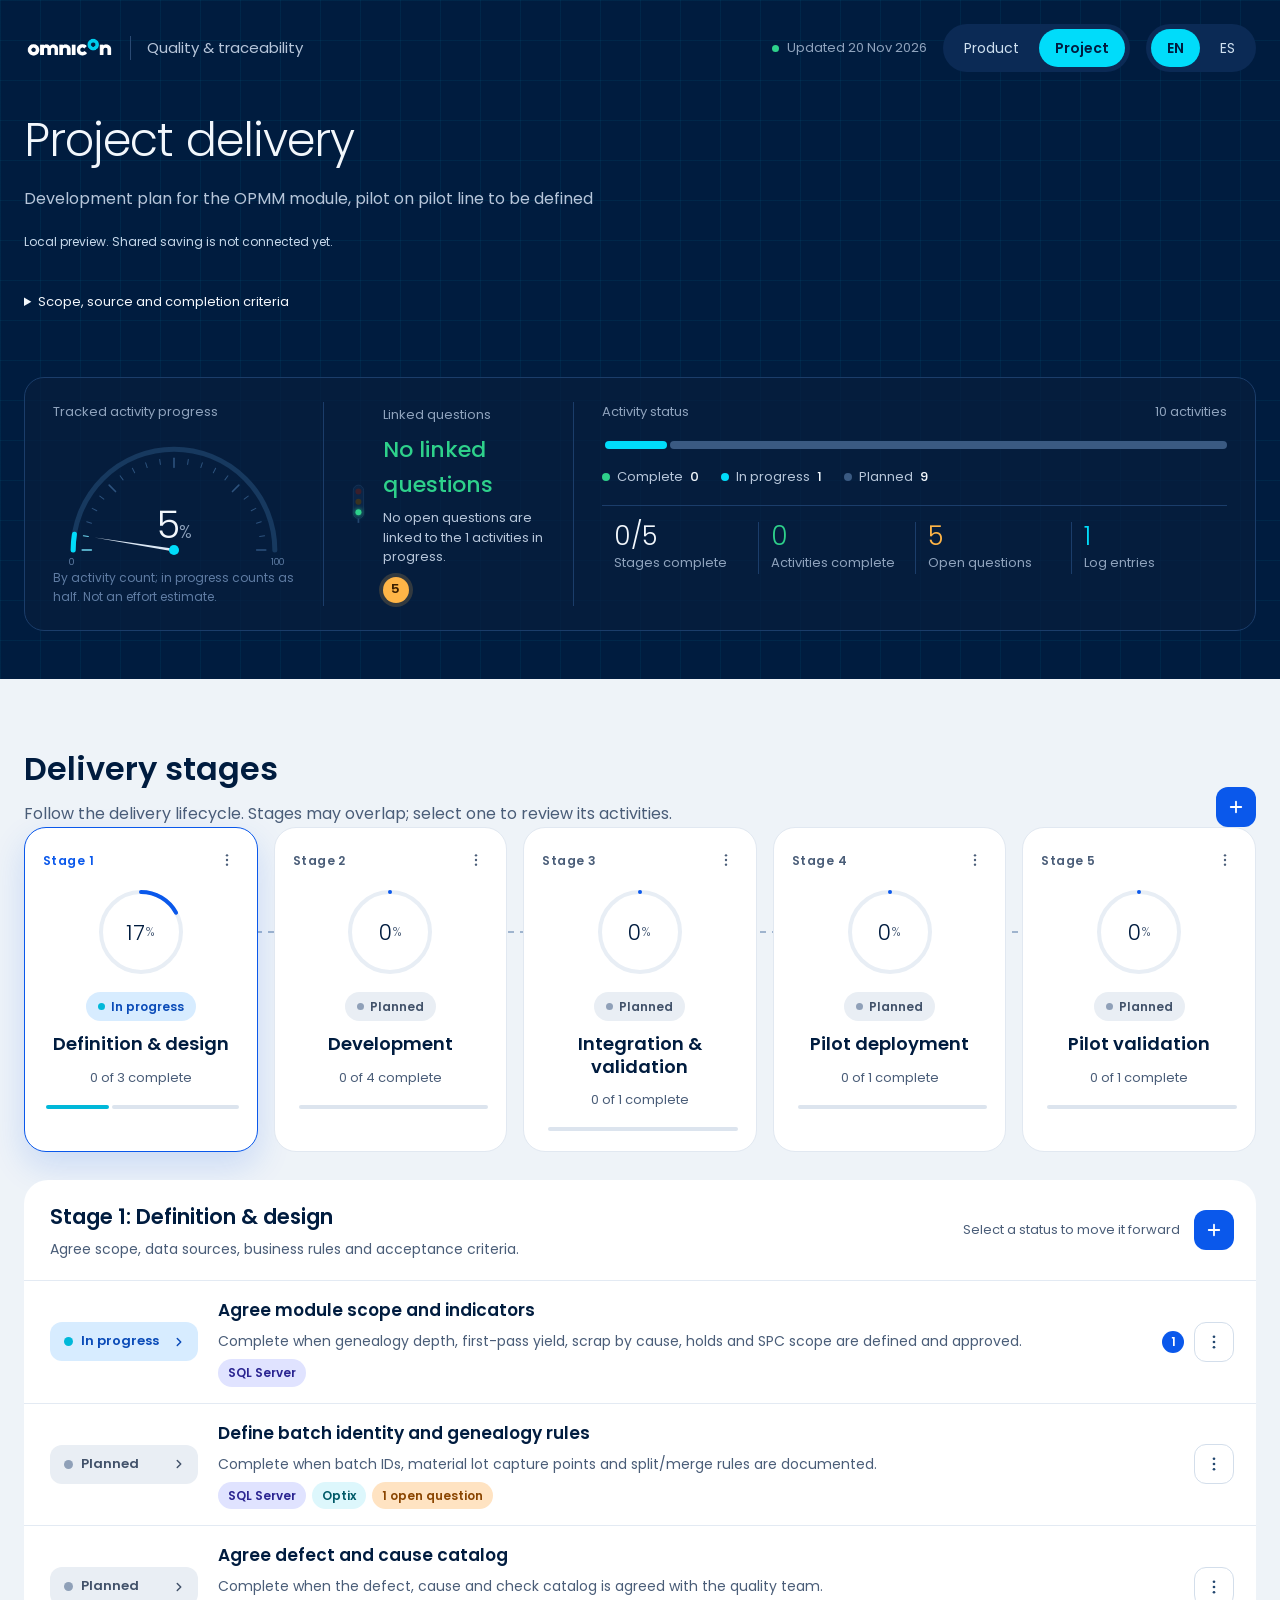
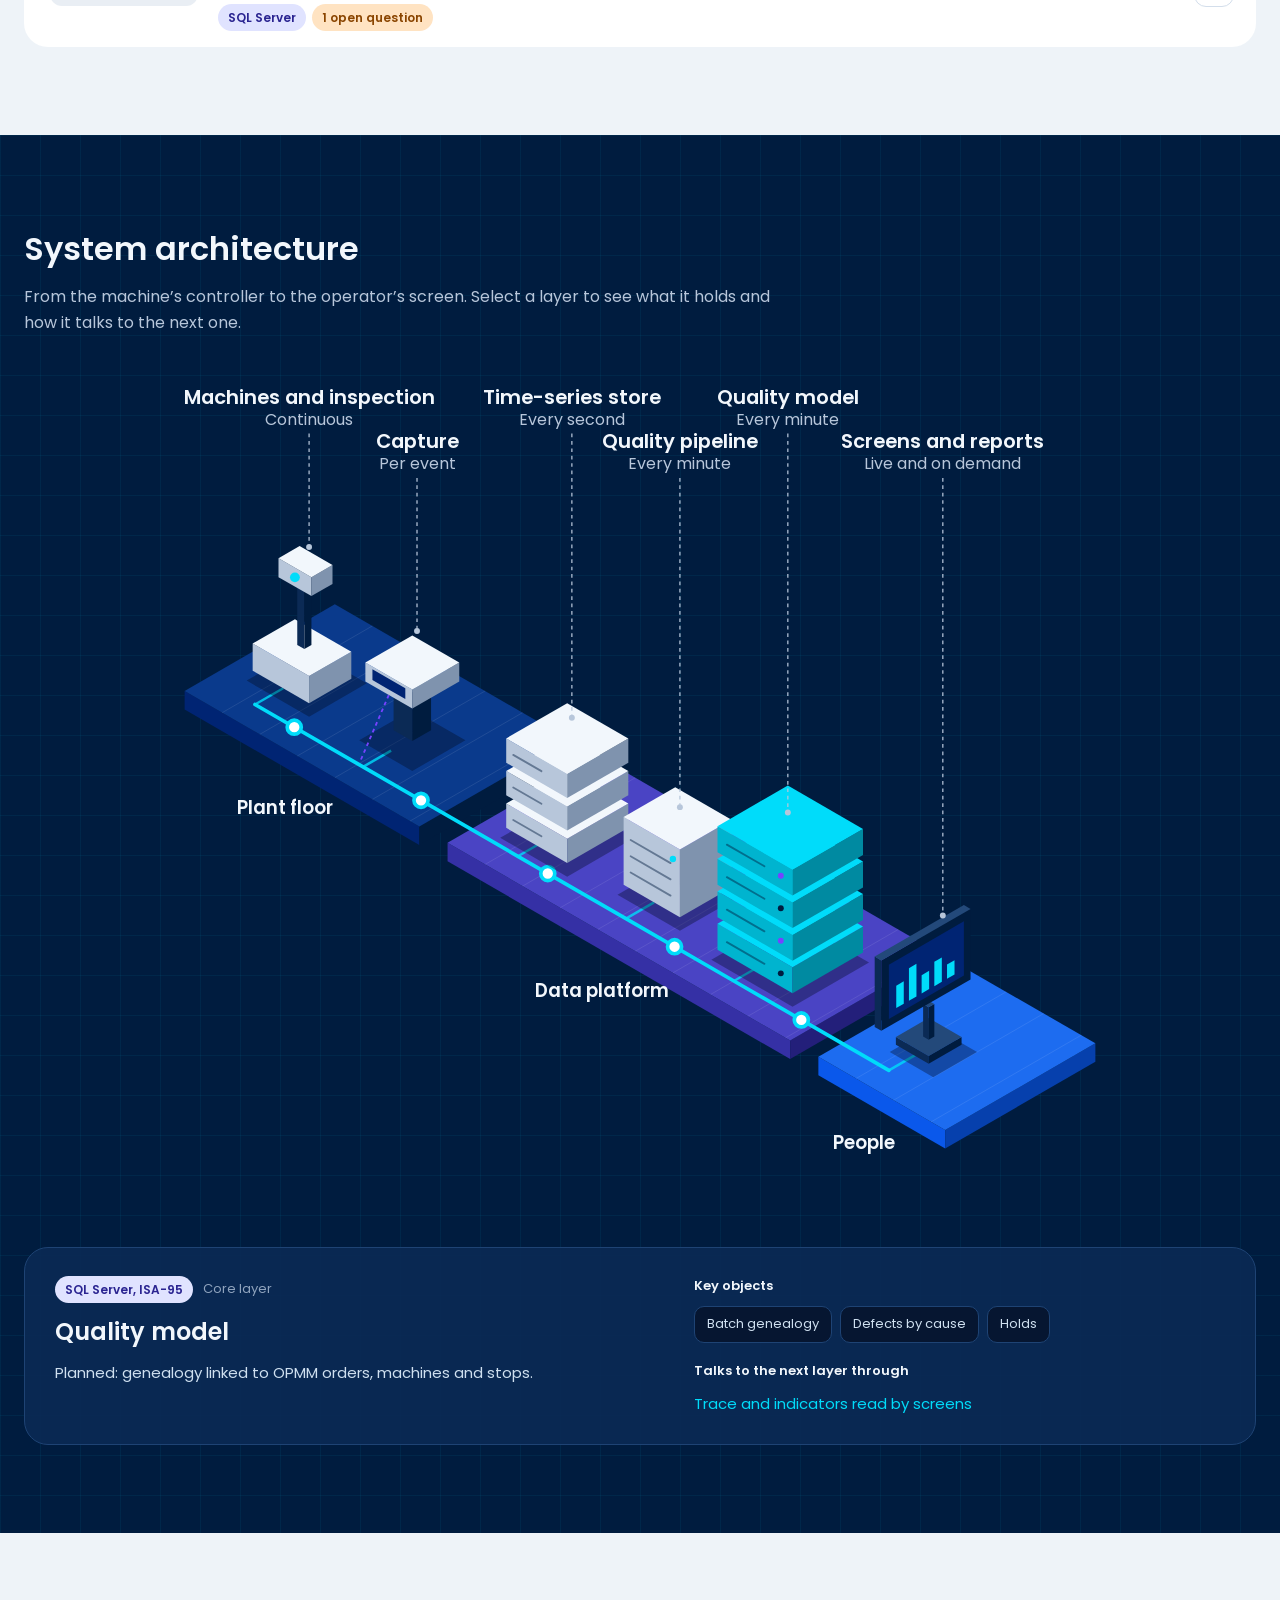
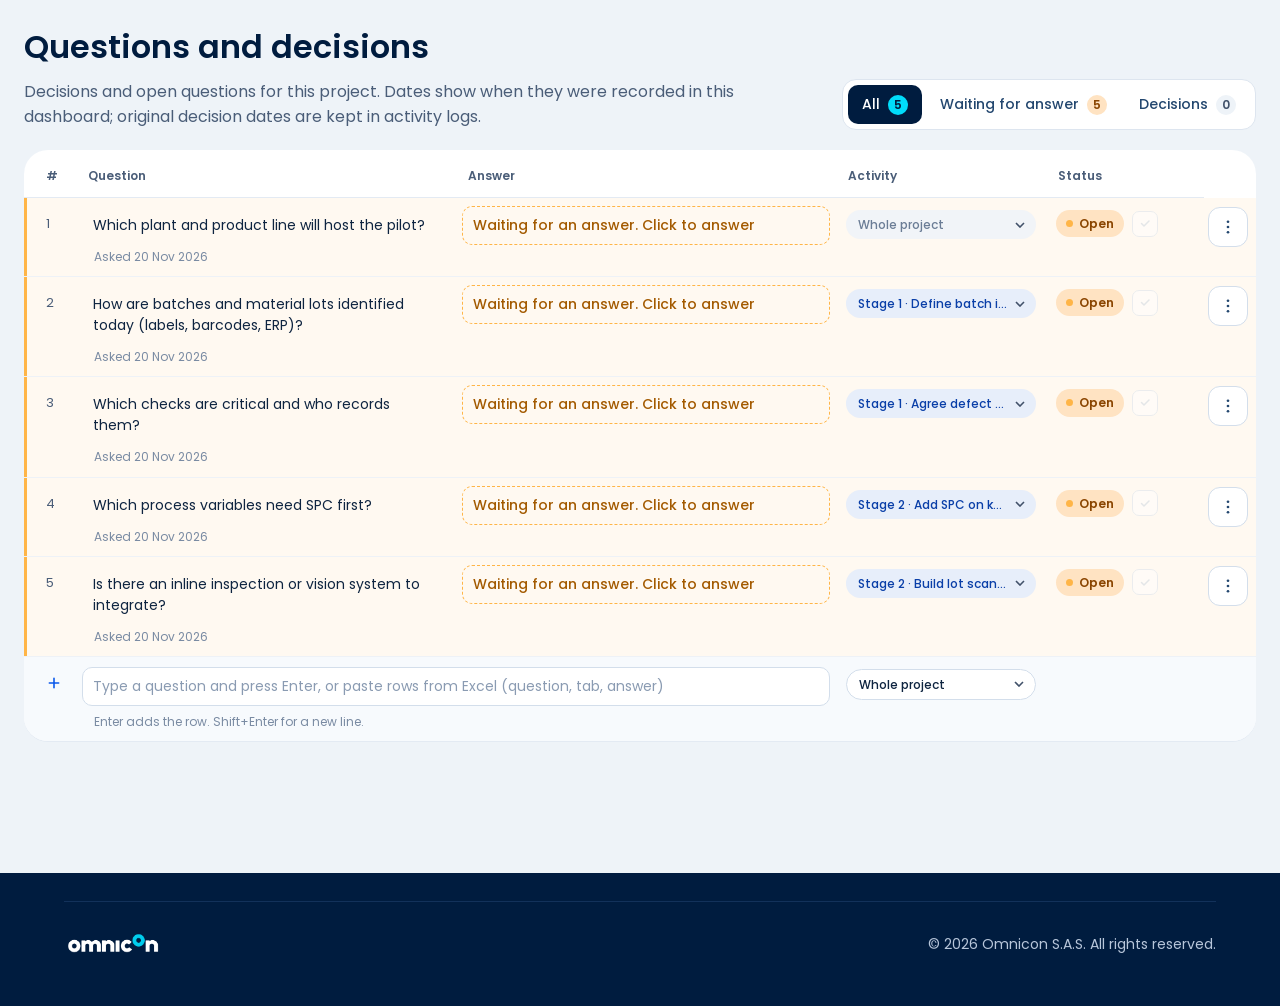
<file: products/quality/project/index.html>
<!DOCTYPE html><html lang="en"><head><meta charset="utf-8"><meta name="viewport" content="width=device-width, initial-scale=1"><title>Quality &amp; traceability: development plan</title><meta name="robots" content="noindex,nofollow"><style>@font-face{font-family:'Poppins';font-style:normal;font-weight:300;font-display:swap;src:url('../../../brand/fonts/poppins/Poppins-Light.woff2') format('woff2')}@font-face{font-family:'Poppins';font-style:normal;font-weight:400;font-display:swap;src:url('../../../brand/fonts/poppins/Poppins-Regular.woff2') format('woff2')}@font-face{font-family:'Poppins';font-style:normal;font-weight:500;font-display:swap;src:url('../../../brand/fonts/poppins/Poppins-Medium.woff2') format('woff2')}@font-face{font-family:'Poppins';font-style:normal;font-weight:600;font-display:swap;src:url('../../../brand/fonts/poppins/Poppins-SemiBold.woff2') format('woff2')}</style><link rel="stylesheet" href="../../../assets/text.SRJlfve0.css"><link rel="stylesheet" href="../../../assets/ProjectAccess.BnZX4wZ9.css"><link rel="stylesheet" href="../../../assets/ProjectPage.BhGQ6Mrc.css"><link rel="stylesheet" href="../../../assets/routes.Ch2uojh8.css"></head><body><a class="skip-link" href="#main">Skip to content</a><div data-project-content data-astro-cid-4qnrviu5><div class="pb" data-board><header class="pb-top grid-bg"><div class="pb-wrap"><div class="pb-bar"><div class="pb-brand"><a href="../../../index.html" aria-label="Omnicon Products home" class="pb-logo"><img src="../../../brand/logo/omnicon-white.png" alt="Omnicon" height="26"></a><span class="pb-sep-v" aria-hidden="true"></span><span class="pb-kicker">Quality &amp; traceability</span></div><div class="pb-bar-right"><span class="pb-synced"><i aria-hidden="true"></i><span data-project-synced>Updated 20 Nov 2026</span></span><nav class="pb-views" aria-label="Views"><a href="../../../products/quality/index.html">Product</a><a href="../../../products/quality/project/index.html" aria-current="page">Project</a></nav><nav class="pb-views pb-lang" aria-label="Language"><a aria-current="true">EN</a><a href="../../../es/products/quality/project/index.html" hreflang="es">ES</a></nav></div></div><div class="pb-title"><h1>Project delivery</h1><p data-project-subtitle>Development plan for the OPMM module, pilot on pilot line to be defined</p><p class="pb-storage-status" role="status" aria-live="polite" data-storage-status>Local preview. Shared saving is not connected yet.</p></div><details class="pb-project-context" data-project-context><summary data-project-context-label>Scope, source and completion criteria</summary><p data-project-source>Source: Omnicon product plan for this OPMM module, 20 Nov 2026. It is a development plan, not a customer delivery.</p><p data-project-baseline>Baseline: the OPMM data platform (collector, time-series store, ISA-95 database and screens) is reused. Nothing of this module is built yet.</p><p data-project-completion>Complete means the activity meets its stated completion criteria. Development requires local tests; integration, pilot deployment and pilot validation are separate. Planned means not started.</p></details><div class="pb-head-cluster" data-region="cluster">
<div class="pb-cluster">
  <div class="pb-gauge">
    <span class="pb-label">Tracked activity progress</span>
    <div class="pb-gauge-dial">
      <svg width="100%" viewBox="0 0 240 140" role="img" aria-label="Gauge at 5 percent complete">
        <defs><linearGradient id="pb-arc" x1="0" x2="1" y1="0" y2="0"><stop offset="0" stop-color="#00DCFA"></stop><stop offset="1" stop-color="#7543FF"></stop></linearGradient></defs>
        <path d="M20 124 A100 100 0 0 1 220 124" fill="none" stroke="#17395F" stroke-width="5" stroke-linecap="round"></path>
        <path d="M20 124 A100 100 0 0 1 220 124" fill="none" stroke="url(#pb-arc)" stroke-width="5" stroke-linecap="round" pathLength="100" stroke-dasharray="5 100"></path>
        <line x1="38.0" y1="124.0" x2="29.0" y2="124.0" stroke="#6FD8F0" stroke-width="1.6" stroke-linecap="round"></line><line x1="35.1" y1="110.5" x2="30.1" y2="109.8" stroke="#6FD8F0" stroke-width="1" stroke-linecap="round"></line><line x1="38.2" y1="97.4" x2="33.5" y2="95.9" stroke="#2D527D" stroke-width="1" stroke-linecap="round"></line><line x1="43.4" y1="85.0" x2="38.9" y2="82.7" stroke="#2D527D" stroke-width="1" stroke-linecap="round"></line><line x1="50.4" y1="73.5" x2="46.4" y2="70.5" stroke="#2D527D" stroke-width="1" stroke-linecap="round"></line><line x1="62.0" y1="66.0" x2="55.7" y2="59.7" stroke="#2D527D" stroke-width="1.6" stroke-linecap="round"></line><line x1="69.5" y1="54.4" x2="66.5" y2="50.4" stroke="#2D527D" stroke-width="1" stroke-linecap="round"></line><line x1="81.0" y1="47.4" x2="78.7" y2="42.9" stroke="#2D527D" stroke-width="1" stroke-linecap="round"></line><line x1="93.4" y1="42.2" x2="91.9" y2="37.5" stroke="#2D527D" stroke-width="1" stroke-linecap="round"></line><line x1="106.5" y1="39.1" x2="105.8" y2="34.1" stroke="#2D527D" stroke-width="1" stroke-linecap="round"></line><line x1="120.0" y1="42.0" x2="120.0" y2="33.0" stroke="#2D527D" stroke-width="1.6" stroke-linecap="round"></line><line x1="133.5" y1="39.1" x2="134.2" y2="34.1" stroke="#2D527D" stroke-width="1" stroke-linecap="round"></line><line x1="146.6" y1="42.2" x2="148.1" y2="37.5" stroke="#2D527D" stroke-width="1" stroke-linecap="round"></line><line x1="159.0" y1="47.4" x2="161.3" y2="42.9" stroke="#2D527D" stroke-width="1" stroke-linecap="round"></line><line x1="170.5" y1="54.4" x2="173.5" y2="50.4" stroke="#2D527D" stroke-width="1" stroke-linecap="round"></line><line x1="178.0" y1="66.0" x2="184.3" y2="59.7" stroke="#2D527D" stroke-width="1.6" stroke-linecap="round"></line><line x1="189.6" y1="73.5" x2="193.6" y2="70.5" stroke="#2D527D" stroke-width="1" stroke-linecap="round"></line><line x1="196.6" y1="85.0" x2="201.1" y2="82.7" stroke="#2D527D" stroke-width="1" stroke-linecap="round"></line><line x1="201.8" y1="97.4" x2="206.5" y2="95.9" stroke="#2D527D" stroke-width="1" stroke-linecap="round"></line><line x1="204.9" y1="110.5" x2="209.9" y2="109.8" stroke="#2D527D" stroke-width="1" stroke-linecap="round"></line><line x1="202.0" y1="124.0" x2="211.0" y2="124.0" stroke="#2D527D" stroke-width="1.6" stroke-linecap="round"></line>
        <text x="16" y="139" fill="#5F7CA3" font-size="9">0</text>
        <text x="216" y="139" fill="#5F7CA3" font-size="9">100</text>
        <g transform="rotate(9.0 120 124)"><path d="M120 122.6 L40 124 L120 125.4 Z" fill="#DCE8F5"></path></g>
        <circle cx="120" cy="124" r="5" fill="#00DCFA"></circle>
      </svg>
      <div class="pb-gauge-value"><span class="num">5<span class="pb-unit">%</span></span></div>
    </div>
    <span class="pb-note">By activity count; in progress counts as half. Not an effort estimate.</span>
  </div>
  <div class="pb-tower">
    <svg width="30" height="92" viewBox="0 0 30 92" role="img" aria-label="Signal tower showing No linked questions">
      <rect x="3" y="2" width="24" height="78" rx="12" fill="#0B2547" stroke="#24476F"></rect>
      <circle cx="15" cy="17" r="7" fill="#3A1F2B" style="filter:none"></circle>
      <circle cx="15" cy="41" r="7" fill="#3A3320" style="filter:none"></circle>
      <circle cx="15" cy="65" r="7" fill="#2ED18B" style="filter:drop-shadow(0 0 6px #2ED18B)"></circle>
      <rect x="13" y="80" width="4" height="10" fill="#24476F"></rect>
    </svg>
    <div class="pb-tower-text">
      <span class="pb-label">Linked questions</span>
      <span class="pb-health" style="color:#2ED18B">No linked questions</span>
      <span class="pb-reason">No open questions are linked to the 1 activities in progress.</span>
      <button type="button" class="pb-wait tip" data-tip="questions waiting for an answer" aria-label="5 questions waiting for an answer" data-act="waiting"><span class="pb-wait-count num">5</span></button>
    </div>
  </div>
  <div class="pb-mix">
    <div class="pb-mix-head"><span class="pb-label">Activity status</span><span class="num pb-label">10 activities</span></div>
    <div class="pb-mix-bar" role="img" aria-label="0 complete, 1 in progress, 9 planned">
      <div style="flex:0 1 0;background:#2ED18B"></div>
      <div style="flex:1 1 0;background:#00DCFA"></div>
      <div style="flex:9 1 0;background:#3A5A82"></div>
    </div>
    <div class="pb-legend">
      <span><i style="background:#2ED18B"></i>Complete <b class="num">0</b></span>
      <span><i style="background:#00DCFA"></i>In progress <b class="num">1</b></span>
      <span><i style="background:#3A5A82"></i>Planned <b class="num">9</b></span>
    </div>
    <div class="pb-readouts">
      <div class="pb-readout" style=""><span class="num" style="color:#F2F7FC">0/5</span><span class="pb-label">Stages complete</span></div><div class="pb-readout" style="border-left:1px solid #1B3D6A"><span class="num" style="color:#2ED18B">0</span><span class="pb-label">Activities complete</span></div><div class="pb-readout" style="border-left:1px solid #1B3D6A"><span class="num" style="color:#FFB547">5</span><span class="pb-label">Open questions</span></div><div class="pb-readout" style="border-left:1px solid #1B3D6A"><span class="num" style="color:#00DCFA">1</span><span class="pb-label">Log entries</span></div>
    </div>
  </div>
</div></div></div></header><main id="main" class="pb-main"><div class="pb-wrap"><section class="pb-block-section"><div data-region="phases">
<div class="pb-head-row">
  <div class="pb-head-copy">
    <h2>Delivery stages</h2>
    <p>Follow the delivery lifecycle. Stages may overlap; select one to review its activities.</p>
  </div>
  <button type="button" class="pb-add tip" data-tip="Add stage" aria-label="Add stage" data-act="phase-add"><svg width="18" height="18" viewBox="0 0 24 24" aria-hidden="true" fill="none" stroke="currentColor" stroke-width="2.4" stroke-linecap="round" stroke-linejoin="round"><path d="M12 5v14M5 12h14"></path></svg></button>
</div>
<div class="pb-phase-row">
<div class="pb-phase is-on">
  <div class="pb-phase-top">
    <span class="pb-phase-no">Stage 1</span>
    <button type="button" class="pb-icon tip" data-tip="Stage actions" data-act="phase-menu" data-id="design" aria-label="Actions for stage Definition &amp; design" aria-haspopup="menu" aria-expanded="false"><svg width="16" height="16" viewBox="0 0 24 24" aria-hidden="true"><circle cx="12" cy="5" r="1.8" fill="currentColor"></circle><circle cx="12" cy="12" r="1.8" fill="currentColor"></circle><circle cx="12" cy="19" r="1.8" fill="currentColor"></circle></svg></button>
  </div>
  <button type="button" class="pb-phase-pick" data-act="phase-pick" data-id="design" aria-pressed="true" aria-label="Show activities of stage 1, Definition &amp; design">
    <span class="pb-ring"><svg width="96" height="96" viewBox="0 0 96 96" aria-hidden="true"><g transform="rotate(-90 48 48)"><circle cx="48" cy="48" r="40" fill="#FFFFFF" stroke="#E8EEF5" stroke-width="4"></circle><circle cx="48" cy="48" r="40" fill="none" stroke="#0A58EB" stroke-width="4" stroke-linecap="round" pathLength="100" stroke-dasharray="17 100"></circle></g></svg><span class="num pb-ring-value">17<span>%</span></span></span>
    <span class="pb-status-pill" style="background:#D7ECFF;color:#0A4BB8"><i style="background:#00B8D9"></i>In progress</span>
    <span class="pb-phase-name">Definition &amp; design</span>
    <span class="pb-phase-count">0 of 3 complete</span>
    <span class="pb-segments" aria-hidden="true"><span style="flex:0 1 0;background:#2ED18B"></span><span style="flex:1 1 0;background:#00B8D9"></span><span style="flex:2 1 0;background:#DCE4EE"></span></span>
  </button>
  
</div>
<div class="pb-phase">
  <div class="pb-phase-top">
    <span class="pb-phase-no">Stage 2</span>
    <button type="button" class="pb-icon tip" data-tip="Stage actions" data-act="phase-menu" data-id="dev" aria-label="Actions for stage Development" aria-haspopup="menu" aria-expanded="false"><svg width="16" height="16" viewBox="0 0 24 24" aria-hidden="true"><circle cx="12" cy="5" r="1.8" fill="currentColor"></circle><circle cx="12" cy="12" r="1.8" fill="currentColor"></circle><circle cx="12" cy="19" r="1.8" fill="currentColor"></circle></svg></button>
  </div>
  <button type="button" class="pb-phase-pick" data-act="phase-pick" data-id="dev" aria-pressed="false" aria-label="Show activities of stage 2, Development">
    <span class="pb-ring"><svg width="96" height="96" viewBox="0 0 96 96" aria-hidden="true"><g transform="rotate(-90 48 48)"><circle cx="48" cy="48" r="40" fill="#FFFFFF" stroke="#E8EEF5" stroke-width="4"></circle><circle cx="48" cy="48" r="40" fill="none" stroke="#0A58EB" stroke-width="4" stroke-linecap="round" pathLength="100" stroke-dasharray="0 100"></circle></g></svg><span class="num pb-ring-value">0<span>%</span></span></span>
    <span class="pb-status-pill" style="background:#E9EEF4;color:#42526A"><i style="background:#8FA0B8"></i>Planned</span>
    <span class="pb-phase-name">Development</span>
    <span class="pb-phase-count">0 of 4 complete</span>
    <span class="pb-segments" aria-hidden="true"><span style="flex:0 1 0;background:#2ED18B"></span><span style="flex:0 1 0;background:#00B8D9"></span><span style="flex:4 1 0;background:#DCE4EE"></span></span>
  </button>
  
</div>
<div class="pb-phase">
  <div class="pb-phase-top">
    <span class="pb-phase-no">Stage 3</span>
    <button type="button" class="pb-icon tip" data-tip="Stage actions" data-act="phase-menu" data-id="integration" aria-label="Actions for stage Integration &amp; validation" aria-haspopup="menu" aria-expanded="false"><svg width="16" height="16" viewBox="0 0 24 24" aria-hidden="true"><circle cx="12" cy="5" r="1.8" fill="currentColor"></circle><circle cx="12" cy="12" r="1.8" fill="currentColor"></circle><circle cx="12" cy="19" r="1.8" fill="currentColor"></circle></svg></button>
  </div>
  <button type="button" class="pb-phase-pick" data-act="phase-pick" data-id="integration" aria-pressed="false" aria-label="Show activities of stage 3, Integration &amp; validation">
    <span class="pb-ring"><svg width="96" height="96" viewBox="0 0 96 96" aria-hidden="true"><g transform="rotate(-90 48 48)"><circle cx="48" cy="48" r="40" fill="#FFFFFF" stroke="#E8EEF5" stroke-width="4"></circle><circle cx="48" cy="48" r="40" fill="none" stroke="#0A58EB" stroke-width="4" stroke-linecap="round" pathLength="100" stroke-dasharray="0 100"></circle></g></svg><span class="num pb-ring-value">0<span>%</span></span></span>
    <span class="pb-status-pill" style="background:#E9EEF4;color:#42526A"><i style="background:#8FA0B8"></i>Planned</span>
    <span class="pb-phase-name">Integration &amp; validation</span>
    <span class="pb-phase-count">0 of 1 complete</span>
    <span class="pb-segments" aria-hidden="true"><span style="flex:0 1 0;background:#2ED18B"></span><span style="flex:0 1 0;background:#00B8D9"></span><span style="flex:1 1 0;background:#DCE4EE"></span></span>
  </button>
  
</div>
<div class="pb-phase">
  <div class="pb-phase-top">
    <span class="pb-phase-no">Stage 4</span>
    <button type="button" class="pb-icon tip" data-tip="Stage actions" data-act="phase-menu" data-id="deploy" aria-label="Actions for stage Pilot deployment" aria-haspopup="menu" aria-expanded="false"><svg width="16" height="16" viewBox="0 0 24 24" aria-hidden="true"><circle cx="12" cy="5" r="1.8" fill="currentColor"></circle><circle cx="12" cy="12" r="1.8" fill="currentColor"></circle><circle cx="12" cy="19" r="1.8" fill="currentColor"></circle></svg></button>
  </div>
  <button type="button" class="pb-phase-pick" data-act="phase-pick" data-id="deploy" aria-pressed="false" aria-label="Show activities of stage 4, Pilot deployment">
    <span class="pb-ring"><svg width="96" height="96" viewBox="0 0 96 96" aria-hidden="true"><g transform="rotate(-90 48 48)"><circle cx="48" cy="48" r="40" fill="#FFFFFF" stroke="#E8EEF5" stroke-width="4"></circle><circle cx="48" cy="48" r="40" fill="none" stroke="#0A58EB" stroke-width="4" stroke-linecap="round" pathLength="100" stroke-dasharray="0 100"></circle></g></svg><span class="num pb-ring-value">0<span>%</span></span></span>
    <span class="pb-status-pill" style="background:#E9EEF4;color:#42526A"><i style="background:#8FA0B8"></i>Planned</span>
    <span class="pb-phase-name">Pilot deployment</span>
    <span class="pb-phase-count">0 of 1 complete</span>
    <span class="pb-segments" aria-hidden="true"><span style="flex:0 1 0;background:#2ED18B"></span><span style="flex:0 1 0;background:#00B8D9"></span><span style="flex:1 1 0;background:#DCE4EE"></span></span>
  </button>
  
</div>
<div class="pb-phase">
  <div class="pb-phase-top">
    <span class="pb-phase-no">Stage 5</span>
    <button type="button" class="pb-icon tip" data-tip="Stage actions" data-act="phase-menu" data-id="validate" aria-label="Actions for stage Pilot validation" aria-haspopup="menu" aria-expanded="false"><svg width="16" height="16" viewBox="0 0 24 24" aria-hidden="true"><circle cx="12" cy="5" r="1.8" fill="currentColor"></circle><circle cx="12" cy="12" r="1.8" fill="currentColor"></circle><circle cx="12" cy="19" r="1.8" fill="currentColor"></circle></svg></button>
  </div>
  <button type="button" class="pb-phase-pick" data-act="phase-pick" data-id="validate" aria-pressed="false" aria-label="Show activities of stage 5, Pilot validation">
    <span class="pb-ring"><svg width="96" height="96" viewBox="0 0 96 96" aria-hidden="true"><g transform="rotate(-90 48 48)"><circle cx="48" cy="48" r="40" fill="#FFFFFF" stroke="#E8EEF5" stroke-width="4"></circle><circle cx="48" cy="48" r="40" fill="none" stroke="#0A58EB" stroke-width="4" stroke-linecap="round" pathLength="100" stroke-dasharray="0 100"></circle></g></svg><span class="num pb-ring-value">0<span>%</span></span></span>
    <span class="pb-status-pill" style="background:#E9EEF4;color:#42526A"><i style="background:#8FA0B8"></i>Planned</span>
    <span class="pb-phase-name">Pilot validation</span>
    <span class="pb-phase-count">0 of 1 complete</span>
    <span class="pb-segments" aria-hidden="true"><span style="flex:0 1 0;background:#2ED18B"></span><span style="flex:0 1 0;background:#00B8D9"></span><span style="flex:1 1 0;background:#DCE4EE"></span></span>
  </button>
  
</div></div></div><div data-region="activities">
<section class="pb-acts" aria-label="Activities in Definition &amp; design">
  <div class="pb-acts-head">
    <div class="pb-acts-copy">
      <h3>Stage 1: Definition &amp; design</h3>
      <span>Agree scope, data sources, business rules and acceptance criteria.</span>
    </div>
    <div class="pb-acts-tools">
      <span class="pb-hint">Select a status to move it forward</span>
      <button type="button" class="pb-add tip" data-tip="Add activity" aria-label="Add activity" data-act="act-add"><svg width="18" height="18" viewBox="0 0 24 24" aria-hidden="true" fill="none" stroke="currentColor" stroke-width="2.4" stroke-linecap="round" stroke-linejoin="round"><path d="M12 5v14M5 12h14"></path></svg></button>
    </div>
  </div>
  
<div class="pb-act">
  <button type="button" class="pb-cycle" data-act="act-cycle" data-id="q-scope" aria-label="Status In progress. Select to change to Complete" style="background:#D7ECFF;color:#0A4BB8">
    <span><i style="background:#00B8D9"></i>In progress</span><svg width="14" height="14" viewBox="0 0 24 24" aria-hidden="true" fill="none" stroke="currentColor" stroke-width="2.5" stroke-linecap="round" stroke-linejoin="round"><path d="M9 6l6 6-6 6"></path></svg>
  </button>
  <div class="pb-act-body">
    <span class="pb-act-name">Agree module scope and indicators</span>
    <span class="pb-act-def">Complete when genealogy depth, first-pass yield, scrap by cause, holds and SPC scope are defined and approved.</span>
    <span class="pb-chips"><span class="pb-sys" style="background:#E0E3FF;color:#2A2491">SQL Server</span></span>
  </div>
  <div class="pb-act-end">
    <span class="pb-log-count num" role="img" aria-label="1 log entry">1</span>
    <button type="button" class="pb-kebab tip" data-tip="Actions" data-act="act-menu" data-id="q-scope" aria-label="Actions for Agree module scope and indicators" aria-haspopup="menu" aria-expanded="false"><svg width="18" height="18" viewBox="0 0 24 24" aria-hidden="true"><circle cx="12" cy="5" r="1.8" fill="currentColor"></circle><circle cx="12" cy="12" r="1.8" fill="currentColor"></circle><circle cx="12" cy="19" r="1.8" fill="currentColor"></circle></svg></button>
  </div>
  
</div>
<div class="pb-act">
  <button type="button" class="pb-cycle" data-act="act-cycle" data-id="q-batch" aria-label="Status Planned. Select to change to In progress" style="background:#E9EEF4;color:#42526A">
    <span><i style="background:#8FA0B8"></i>Planned</span><svg width="14" height="14" viewBox="0 0 24 24" aria-hidden="true" fill="none" stroke="currentColor" stroke-width="2.5" stroke-linecap="round" stroke-linejoin="round"><path d="M9 6l6 6-6 6"></path></svg>
  </button>
  <div class="pb-act-body">
    <span class="pb-act-name">Define batch identity and genealogy rules</span>
    <span class="pb-act-def">Complete when batch IDs, material lot capture points and split/merge rules are documented.</span>
    <span class="pb-chips"><span class="pb-sys" style="background:#E0E3FF;color:#2A2491">SQL Server</span><span class="pb-sys" style="background:#DDF7FC;color:#005A68">Optix</span><span class="pb-chip-open">1 open question</span></span>
  </div>
  <div class="pb-act-end">
    
    <button type="button" class="pb-kebab tip" data-tip="Actions" data-act="act-menu" data-id="q-batch" aria-label="Actions for Define batch identity and genealogy rules" aria-haspopup="menu" aria-expanded="false"><svg width="18" height="18" viewBox="0 0 24 24" aria-hidden="true"><circle cx="12" cy="5" r="1.8" fill="currentColor"></circle><circle cx="12" cy="12" r="1.8" fill="currentColor"></circle><circle cx="12" cy="19" r="1.8" fill="currentColor"></circle></svg></button>
  </div>
  
</div>
<div class="pb-act">
  <button type="button" class="pb-cycle" data-act="act-cycle" data-id="q-catalog" aria-label="Status Planned. Select to change to In progress" style="background:#E9EEF4;color:#42526A">
    <span><i style="background:#8FA0B8"></i>Planned</span><svg width="14" height="14" viewBox="0 0 24 24" aria-hidden="true" fill="none" stroke="currentColor" stroke-width="2.5" stroke-linecap="round" stroke-linejoin="round"><path d="M9 6l6 6-6 6"></path></svg>
  </button>
  <div class="pb-act-body">
    <span class="pb-act-name">Agree defect and cause catalog</span>
    <span class="pb-act-def">Complete when the defect, cause and check catalog is agreed with the quality team.</span>
    <span class="pb-chips"><span class="pb-sys" style="background:#E0E3FF;color:#2A2491">SQL Server</span><span class="pb-chip-open">1 open question</span></span>
  </div>
  <div class="pb-act-end">
    
    <button type="button" class="pb-kebab tip" data-tip="Actions" data-act="act-menu" data-id="q-catalog" aria-label="Actions for Agree defect and cause catalog" aria-haspopup="menu" aria-expanded="false"><svg width="18" height="18" viewBox="0 0 24 24" aria-hidden="true"><circle cx="12" cy="5" r="1.8" fill="currentColor"></circle><circle cx="12" cy="12" r="1.8" fill="currentColor"></circle><circle cx="12" cy="19" r="1.8" fill="currentColor"></circle></svg></button>
  </div>
  
</div>
</section></div></section></div><section class="pb-arch grid-bg"><div class="pb-wrap" data-region="arch">
<div class="pb-arch-head">
  <h2>System architecture</h2>
  <p>From the machine’s controller to the operator’s screen. Select a layer to see what it holds and how it talks to the next one.</p>
</div>
<div class="pb-arch-stage"><svg class="iso" viewBox="0 -188.5 1000 687.5" role="group" aria-label="System architecture"><g><g><polygon class="z" points="130.4,85.4 320.9,195.4 320.9,180.4 130.4,70.4" fill="#002473"/><polygon class="z" points="442.8,125.0 320.9,195.4 320.9,180.4 442.8,110.0" fill="#001c3f"/><polygon class="z" points="252.3,0.0 442.8,110.0 320.9,180.4 130.4,70.4" fill="#0a3a8c"/><line class="iso-grid" x1="282.8" y1="17.6" x2="160.9" y2="88.0"/><line class="iso-grid" x1="313.3" y1="35.2" x2="191.4" y2="105.6"/><line class="iso-grid" x1="343.8" y1="52.8" x2="221.8" y2="123.2"/><line class="iso-grid" x1="374.3" y1="70.4" x2="252.3" y2="140.8"/><line class="iso-grid" x1="404.7" y1="88.0" x2="282.8" y2="158.4"/><line class="iso-grid" x1="435.2" y1="105.6" x2="313.3" y2="176.0"/></g><g><polygon class="z" points="343.8,208.6 621.9,369.2 621.9,354.2 343.8,193.6" fill="#3530a5"/><polygon class="z" points="743.9,298.8 621.9,369.2 621.9,354.2 743.9,283.8" fill="#231f7a"/><polygon class="z" points="465.7,123.2 743.9,283.8 621.9,354.2 343.8,193.6" fill="#4a44c4"/><line class="iso-grid" x1="496.2" y1="140.8" x2="374.3" y2="211.2"/><line class="iso-grid" x1="526.7" y1="158.4" x2="404.7" y2="228.8"/><line class="iso-grid" x1="557.2" y1="176.0" x2="435.2" y2="246.4"/><line class="iso-grid" x1="587.6" y1="193.6" x2="465.7" y2="264.0"/><line class="iso-grid" x1="618.1" y1="211.2" x2="496.2" y2="281.6"/><line class="iso-grid" x1="648.6" y1="228.8" x2="526.7" y2="299.2"/><line class="iso-grid" x1="679.1" y1="246.4" x2="557.2" y2="316.8"/><line class="iso-grid" x1="709.6" y1="264.0" x2="587.6" y2="334.4"/><line class="iso-grid" x1="740.1" y1="281.6" x2="618.1" y2="352.0"/></g><g><polygon class="z" points="644.8,382.4 747.7,441.8 747.7,426.8 644.8,367.4" fill="#0a58eb"/><polygon class="z" points="869.6,371.4 747.7,441.8 747.7,426.8 869.6,356.4" fill="#0640ad"/><polygon class="z" points="766.7,297.0 869.6,356.4 747.7,426.8 644.8,367.4" fill="#1d6cf0"/><line class="iso-grid" x1="797.2" y1="314.6" x2="675.3" y2="385.0"/><line class="iso-grid" x1="827.7" y1="332.2" x2="705.8" y2="402.6"/><line class="iso-grid" x1="858.2" y1="349.8" x2="736.2" y2="420.2"/></g></g><g><line class="iso-stub" x1="210.4" y1="68.2" x2="187.5" y2="81.4"/><line class="iso-stub" x1="298.0" y1="118.8" x2="275.2" y2="132.0"/><line class="iso-stub" x1="423.8" y1="191.4" x2="400.9" y2="204.6"/><line class="iso-stub" x1="511.4" y1="242.0" x2="488.6" y2="255.2"/><line class="iso-stub" x1="599.1" y1="292.6" x2="576.2" y2="305.8"/><line class="iso-stub" x1="724.8" y1="365.2" x2="702.0" y2="378.4"/><path class="iso-route" d="M187.5 81.4 L275.2 132.0 L400.9 204.6 L488.6 255.2 L576.2 305.8 L702.0 378.4 "/><circle class="iso-pulse" r="5.7"><animateMotion dur="7s" repeatCount="indefinite" begin="-0s" path="M187.5 81.4 L275.2 132.0 L400.9 204.6 L488.6 255.2 L576.2 305.8 L702.0 378.4 "/></circle><circle class="iso-pulse" r="5.7"><animateMotion dur="7s" repeatCount="indefinite" begin="-1.4s" path="M187.5 81.4 L275.2 132.0 L400.9 204.6 L488.6 255.2 L576.2 305.8 L702.0 378.4 "/></circle><circle class="iso-pulse" r="5.7"><animateMotion dur="7s" repeatCount="indefinite" begin="-2.8s" path="M187.5 81.4 L275.2 132.0 L400.9 204.6 L488.6 255.2 L576.2 305.8 L702.0 378.4 "/></circle><circle class="iso-pulse" r="5.7"><animateMotion dur="7s" repeatCount="indefinite" begin="-4.199999999999999s" path="M187.5 81.4 L275.2 132.0 L400.9 204.6 L488.6 255.2 L576.2 305.8 L702.0 378.4 "/></circle><circle class="iso-pulse" r="5.7"><animateMotion dur="7s" repeatCount="indefinite" begin="-5.6s" path="M187.5 81.4 L275.2 132.0 L400.9 204.6 L488.6 255.2 L576.2 305.8 L702.0 378.4 "/></circle></g><g><g class="iso-node" tabindex="0" role="button" aria-pressed="false" aria-label="Machines and inspection" data-act="node" data-id="field"><polygon class="iso-shadow" points="227.6,35.0 278.2,64.2 231.4,91.3 180.7,62.0"/><polygon class="b-l" points="185.6,53.9 231.4,80.3 231.4,58.3 185.6,31.9"/><polygon class="b-r" points="265.7,60.5 231.4,80.3 231.4,58.3 265.7,38.5"/><polygon class="b-t" points="219.9,12.1 265.7,38.5 231.4,58.3 185.6,31.9"/><polygon class="d-l" points="221.8,33.0 227.6,36.3 227.6,-16.5 221.8,-19.8"/><polygon class="d-r" points="233.3,33.0 227.6,36.3 227.6,-16.5 233.3,-19.8"/><polygon class="d-t" points="227.6,-23.1 233.3,-19.8 227.6,-16.5 221.8,-19.8"/><polygon class="b-l" points="206.6,-22.0 233.3,-6.6 233.3,-22.0 206.6,-37.4"/><polygon class="b-r" points="250.4,-16.5 233.3,-6.6 233.3,-22.0 250.4,-31.9"/><polygon class="b-t" points="223.7,-47.3 250.4,-31.9 233.3,-22.0 206.6,-37.4"/><circle class="iso-led" cx="219.9" cy="-21.8" r="4"/></g><g class="iso-node" tabindex="0" role="button" aria-pressed="false" aria-label="Capture" data-act="node" data-id="edge"><polygon class="iso-shadow" points="315.2,85.6 358.3,110.4 315.2,135.3 272.1,110.4"/><polygon class="d-l" points="300.0,102.3 315.2,111.1 315.2,71.5 300.0,62.7"/><polygon class="d-r" points="330.4,102.3 315.2,111.1 315.2,71.5 330.4,62.7"/><polygon class="d-t" points="315.2,53.9 330.4,62.7 315.2,71.5 300.0,62.7"/><polygon class="b-l" points="277.1,62.7 315.2,84.7 315.2,69.3 277.1,47.3"/><polygon class="b-r" points="353.3,62.7 315.2,84.7 315.2,69.3 353.3,47.3"/><polygon class="b-t" points="315.2,25.3 353.3,47.3 315.2,69.3 277.1,47.3"/><polygon class="iso-screen" points="282.8,61.6 309.5,77.0 309.5,68.2 282.8,52.8"/><line class="iso-beam" x1="296.1" y1="73.7" x2="273.3" y2="126.5"/></g><g class="iso-node" tabindex="0" role="button" aria-pressed="false" aria-label="Time-series store" data-act="node" data-id="historian"><polygon class="iso-shadow" points="440.9,158.2 495.4,189.6 440.9,221.1 386.5,189.6"/><polygon class="b-l" points="391.4,181.5 440.9,210.1 440.9,190.3 391.4,161.7"/><polygon class="b-r" points="490.5,181.5 440.9,210.1 440.9,190.3 490.5,161.7"/><polygon class="b-t" points="440.9,133.1 490.5,161.7 440.9,190.3 391.4,161.7"/><line class="iso-slot" x1="397.1" y1="175.1" x2="420.0" y2="188.3"/><polygon class="b-l" points="391.4,155.1 440.9,183.7 440.9,163.9 391.4,135.3"/><polygon class="b-r" points="490.5,155.1 440.9,183.7 440.9,163.9 490.5,135.3"/><polygon class="b-t" points="440.9,106.7 490.5,135.3 440.9,163.9 391.4,135.3"/><line class="iso-slot" x1="397.1" y1="148.7" x2="420.0" y2="161.9"/><polygon class="b-l" points="391.4,128.7 440.9,157.3 440.9,137.5 391.4,108.9"/><polygon class="b-r" points="490.5,128.7 440.9,157.3 440.9,137.5 490.5,108.9"/><polygon class="b-t" points="440.9,80.3 490.5,108.9 440.9,137.5 391.4,108.9"/><line class="iso-slot" x1="397.1" y1="122.3" x2="420.0" y2="135.5"/></g><g class="iso-node" tabindex="0" role="button" aria-pressed="false" aria-label="Quality pipeline" data-act="node" data-id="etl"><polygon class="iso-shadow" points="528.6,208.8 579.3,238.0 532.4,265.1 481.7,235.8"/><polygon class="b-l" points="486.7,227.7 532.4,254.1 532.4,199.1 486.7,172.7"/><polygon class="b-r" points="574.3,229.9 532.4,254.1 532.4,199.1 574.3,174.9"/><polygon class="b-t" points="528.6,148.5 574.3,174.9 532.4,199.1 486.7,172.7"/><line class="iso-slot" x1="492.4" y1="217.8" x2="524.8" y2="236.5"/><line class="iso-slot" x1="492.4" y1="204.6" x2="524.8" y2="223.3"/><line class="iso-slot" x1="492.4" y1="191.4" x2="524.8" y2="210.1"/><circle class="iso-led" cx="526.7" cy="206.8" r="2.6"/></g><g class="iso-node is-on" tabindex="0" role="button" aria-pressed="true" aria-label="Quality model" data-act="node" data-id="core"><polygon class="iso-shadow" points="620.0,252.8 685.9,290.8 623.8,326.7 557.9,288.6"/><polygon class="b-l" points="562.9,280.5 623.8,315.7 623.8,294.6 562.9,259.4"/><polygon class="b-r" points="681.0,282.7 623.8,315.7 623.8,294.6 681.0,261.6"/><polygon class="b-t" points="620.0,226.4 681.0,261.6 623.8,294.6 562.9,259.4"/><line class="iso-slot" x1="570.5" y1="274.3" x2="601.0" y2="291.9"/><circle class="iso-led" cx="614.3" cy="299.6" r="2.4"/><polygon class="b-l" points="562.9,254.1 623.8,289.3 623.8,268.2 562.9,233.0"/><polygon class="b-r" points="681.0,256.3 623.8,289.3 623.8,268.2 681.0,235.2"/><polygon class="b-t" points="620.0,200.0 681.0,235.2 623.8,268.2 562.9,233.0"/><line class="iso-slot" x1="570.5" y1="247.9" x2="601.0" y2="265.5"/><circle class="iso-led-v" cx="614.3" cy="273.2" r="2.4"/><polygon class="b-l" points="562.9,227.7 623.8,262.9 623.8,241.8 562.9,206.6"/><polygon class="b-r" points="681.0,229.9 623.8,262.9 623.8,241.8 681.0,208.8"/><polygon class="b-t" points="620.0,173.6 681.0,208.8 623.8,241.8 562.9,206.6"/><line class="iso-slot" x1="570.5" y1="221.5" x2="601.0" y2="239.1"/><circle class="iso-led" cx="614.3" cy="246.8" r="2.4"/><polygon class="b-l" points="562.9,201.3 623.8,236.5 623.8,215.4 562.9,180.2"/><polygon class="b-r" points="681.0,203.5 623.8,236.5 623.8,215.4 681.0,182.4"/><polygon class="b-t" points="620.0,147.2 681.0,182.4 623.8,215.4 562.9,180.2"/><line class="iso-slot" x1="570.5" y1="195.1" x2="601.0" y2="212.7"/><circle class="iso-led-v" cx="614.3" cy="220.4" r="2.4"/></g><g class="iso-node" tabindex="0" role="button" aria-pressed="false" aria-label="Screens and reports" data-act="node" data-id="ops"><polygon class="iso-shadow" points="738.1,343.0 773.6,363.4 738.1,383.9 702.7,363.4"/><polygon class="d-l" points="707.7,357.5 734.3,372.9 734.3,366.7 707.7,351.3"/><polygon class="d-r" points="761.0,357.5 734.3,372.9 734.3,366.7 761.0,351.3"/><polygon class="d-t" points="734.3,335.9 761.0,351.3 734.3,366.7 707.7,351.3"/><polygon class="d-l" points="729.8,350.9 734.3,353.5 734.3,327.1 729.8,324.5"/><polygon class="d-r" points="738.9,350.9 734.3,353.5 734.3,327.1 738.9,324.5"/><polygon class="d-t" points="734.3,321.9 738.9,324.5 734.3,327.1 729.8,324.5"/><polygon class="d-l" points="690.5,343.2 695.9,346.3 695.9,289.1 690.5,286.0"/><polygon class="d-r" points="768.3,304.5 695.9,346.3 695.9,289.1 768.3,247.3"/><polygon class="d-t" points="762.9,244.2 768.3,247.3 695.9,289.1 690.5,286.0"/><polygon class="iso-screen" points="762.9,301.4 702.0,336.6 702.0,292.6 762.9,257.4"/><polygon class="iso-bar" points="755.3,300.5 749.2,304.0 749.2,292.5 755.3,289.0"/><polygon class="iso-bar" points="745.0,306.5 738.9,310.0 738.9,290.2 745.0,286.7"/><polygon class="iso-bar" points="734.7,312.4 728.6,315.9 728.6,301.1 734.7,297.5"/><polygon class="iso-bar" points="724.4,318.3 718.3,321.9 718.3,295.5 724.4,291.9"/><polygon class="iso-bar" points="714.1,324.3 708.0,327.8 708.0,309.6 714.1,306.1"/></g></g><g><text class="iso-zone" x="211.7" y="170.4" text-anchor="middle">Plant floor</text><text class="iso-zone" x="468.9" y="318.9" text-anchor="middle">Data platform</text><text class="iso-zone" x="682.2" y="442.1" text-anchor="middle">People</text><g class="iso-label"><line class="iso-leader" x1="231.4" y1="-138.5" x2="231.4" y2="-48.5"/><circle class="iso-tip" cx="231.4" cy="-46.5" r="2.4"/><text class="iso-name" x="231.4" y="-162.5" text-anchor="middle">Machines and inspection</text><text class="iso-sub" x="231.4" y="-145.5" text-anchor="middle">Continuous</text></g><g class="iso-label"><line class="iso-leader" x1="319.0" y1="-102.5" x2="319.0" y2="19.7"/><circle class="iso-tip" cx="319.0" cy="21.7" r="2.4"/><text class="iso-name" x="319.0" y="-126.5" text-anchor="middle">Capture</text><text class="iso-sub" x="319.0" y="-109.5" text-anchor="middle">Per event</text></g><g class="iso-label"><line class="iso-leader" x1="444.7" y1="-138.5" x2="444.7" y2="90.1"/><circle class="iso-tip" cx="444.7" cy="92.1" r="2.4"/><text class="iso-name" x="444.7" y="-162.5" text-anchor="middle">Time-series store</text><text class="iso-sub" x="444.7" y="-145.5" text-anchor="middle">Every second</text></g><g class="iso-label"><line class="iso-leader" x1="532.4" y1="-102.5" x2="532.4" y2="162.7"/><circle class="iso-tip" cx="532.4" cy="164.7" r="2.4"/><text class="iso-name" x="532.4" y="-126.5" text-anchor="middle">Quality pipeline</text><text class="iso-sub" x="532.4" y="-109.5" text-anchor="middle">Every minute</text></g><g class="iso-label"><line class="iso-leader" x1="620.0" y1="-138.5" x2="620.0" y2="167.1"/><circle class="iso-tip" cx="620.0" cy="169.1" r="2.4"/><text class="iso-name" x="620.0" y="-162.5" text-anchor="middle">Quality model</text><text class="iso-sub" x="620.0" y="-145.5" text-anchor="middle">Every minute</text></g><g class="iso-label"><line class="iso-leader" x1="745.8" y1="-102.5" x2="745.8" y2="250.7"/><circle class="iso-tip" cx="745.8" cy="252.7" r="2.4"/><text class="iso-name" x="745.8" y="-126.5" text-anchor="middle">Screens and reports</text><text class="iso-sub" x="745.8" y="-109.5" text-anchor="middle">Live and on demand</text></g></g></svg></div>
<div class="pb-arch-row">
<button type="button" class="pb-node" data-act="node" data-id="field" aria-pressed="false">
  <span class="pb-node-layer">Field</span>
  <span class="pb-node-chip" style="background:#E3ECFF;color:#0A3FA8"><svg width="26" height="26" viewBox="0 0 24 24" aria-hidden="true" fill="none" stroke="currentColor" stroke-width="1.8" stroke-linecap="round" stroke-linejoin="round"><path d="M7 7h10v10H7z"></path><path d="M10 10h4v4h-4z"></path><path d="M9 3v4M15 3v4M9 17v4M15 17v4M3 9h4M3 15h4M17 9h4M17 15h4"></path></svg></span>
  <span class="pb-node-name">Machines and inspection</span>
  <span class="pb-node-role">Counts, rejects and inspection results</span>
  <span class="pb-cadence">Continuous</span>
</button><div class="pb-link" aria-hidden="true"><span>EtherNet/IP</span><div class="pb-flow"></div></div>
<button type="button" class="pb-node" data-act="node" data-id="edge" aria-pressed="false">
  <span class="pb-node-layer">Edge</span>
  <span class="pb-node-chip" style="background:#DDF7FC;color:#005A68"><svg width="26" height="26" viewBox="0 0 24 24" aria-hidden="true" fill="none" stroke="currentColor" stroke-width="1.8" stroke-linecap="round" stroke-linejoin="round"><path d="M10 12a2 2 0 1 0 4 0a2 2 0 1 0 -4 0"></path><path d="M7.8 7.8a6 6 0 0 0 0 8.4M16.2 7.8a6 6 0 0 1 0 8.4"></path><path d="M4.9 4.9a10 10 0 0 0 0 14.2M19.1 4.9a10 10 0 0 1 0 14.2"></path></svg></span>
  <span class="pb-node-name">Capture</span>
  <span class="pb-node-role">Lot scanning, checks and holds</span>
  <span class="pb-cadence">Per event</span>
</button><div class="pb-link" aria-hidden="true"><span>SQL</span><div class="pb-flow"></div></div>
<button type="button" class="pb-node" data-act="node" data-id="historian" aria-pressed="false">
  <span class="pb-node-layer">Historian</span>
  <span class="pb-node-chip" style="background:#EDE6FF;color:#4B22B8"><svg width="26" height="26" viewBox="0 0 24 24" aria-hidden="true" fill="none" stroke="currentColor" stroke-width="1.8" stroke-linecap="round" stroke-linejoin="round"><path d="M3 12h4l3-7 4 14 3-7h4"></path><path d="M3 20h18"></path></svg></span>
  <span class="pb-node-name">Time-series store</span>
  <span class="pb-node-role">Process variables</span>
  <span class="pb-cadence">Every second</span>
</button><div class="pb-link" aria-hidden="true"><span>Line protocol</span><div class="pb-flow"></div></div>
<button type="button" class="pb-node" data-act="node" data-id="etl" aria-pressed="false">
  <span class="pb-node-layer">Pipeline</span>
  <span class="pb-node-chip" style="background:#E2ECF6;color:#23476F"><svg width="26" height="26" viewBox="0 0 24 24" aria-hidden="true" fill="none" stroke="currentColor" stroke-width="1.8" stroke-linecap="round" stroke-linejoin="round"><path d="M4 5h6v5H4z"></path><path d="M14 14h6v5h-6z"></path><path d="M7 10v3a3 3 0 0 0 3 3h4M12 13.5l2 2.5-2 2.5"></path></svg></span>
  <span class="pb-node-name">Quality pipeline</span>
  <span class="pb-node-role">SPC samples and batch windows</span>
  <span class="pb-cadence">Every minute</span>
</button><div class="pb-link" aria-hidden="true"><span>SQL</span><div class="pb-flow"></div></div>
<button type="button" class="pb-node is-on" data-act="node" data-id="core" aria-pressed="true">
  <span class="pb-node-layer">Core</span>
  <span class="pb-node-chip" style="background:#E0E3FF;color:#2A2491"><svg width="26" height="26" viewBox="0 0 24 24" aria-hidden="true" fill="none" stroke="currentColor" stroke-width="1.8" stroke-linecap="round" stroke-linejoin="round"><path d="M4 6c0-1.7 3.6-3 8-3s8 1.3 8 3-3.6 3-8 3-8-1.3-8-3z"></path><path d="M4 6v12c0 1.7 3.6 3 8 3s8-1.3 8-3V6"></path><path d="M4 12c0 1.7 3.6 3 8 3s8-1.3 8-3"></path></svg></span>
  <span class="pb-node-name">Quality model</span>
  <span class="pb-node-role">Genealogy, defects, holds and SPC</span>
  <span class="pb-cadence">Every minute</span>
</button><div class="pb-link" aria-hidden="true"><span>Views</span><div class="pb-flow"></div></div>
<button type="button" class="pb-node" data-act="node" data-id="ops" aria-pressed="false">
  <span class="pb-node-layer">Operations</span>
  <span class="pb-node-chip" style="background:#DDF7FC;color:#005A68"><svg width="26" height="26" viewBox="0 0 24 24" aria-hidden="true" fill="none" stroke="currentColor" stroke-width="1.8" stroke-linecap="round" stroke-linejoin="round"><path d="M3 4h18v12H3z"></path><path d="M8 20h8M12 16v4"></path><path d="M7 12l3-3 2 2 4-4"></path></svg></span>
  <span class="pb-node-name">Screens and reports</span>
  <span class="pb-node-role">Trace, holds and audits</span>
  <span class="pb-cadence">Live and on demand</span>
</button></div>

<div class="pb-detail">
  <div class="pb-detail-main">
    <div class="pb-detail-tags"><span class="pb-tech" style="background:#E0E3FF;color:#2A2491">SQL Server, ISA-95</span><span class="pb-label">Core layer</span></div>
    <h3>Quality model</h3>
    <p>Planned: genealogy linked to OPMM orders, machines and stops.</p>
  </div>
  <div class="pb-detail-side">
    <span class="pb-detail-key">Key objects</span>
    <div class="pb-objects"><span>Batch genealogy</span><span>Defects by cause</span><span>Holds</span></div>
    <span class="pb-detail-key">Talks to the next layer through</span>
    <span class="pb-link-full">Trace and indicators read by screens</span>
  </div>
</div></div></section><section id="qa" class="pb-qa-section"><div class="pb-wrap"><div class="pb-qa-head"><div class="pb-qa-copy"><h2>Questions and decisions</h2><p>Decisions and open questions for this project. Dates show when they were recorded in this dashboard; original decision dates are kept in activity logs.</p></div><div class="pb-filters" role="group" aria-label="Filter questions" data-region="qaFilters"><button type="button" class="pb-filter is-on" data-act="filter" data-value="all" aria-pressed="true">All<span class="num pb-badge" style="background:#00DCFA;color:#001C3F">5</span></button><button type="button" class="pb-filter" data-act="filter" data-value="open" aria-pressed="false">Waiting for answer<span class="num pb-badge" style="background:#FFE3C2;color:#8A4500">5</span></button><button type="button" class="pb-filter" data-act="filter" data-value="dec" aria-pressed="false">Decisions<span class="num pb-badge" style="background:#EEF3F8;color:#42526A">0</span></button></div></div><div class="pb-qa-card"><div class="pb-qa-scroll" data-region="qaBody">
<table class="pb-qa">
  <colgroup><col class="pb-col-n"><col><col><col class="pb-col-act"><col class="pb-col-st"><col class="pb-col-del"></colgroup>
  <thead>
    <tr>
      <th scope="col" class="pb-c-n">#</th>
      <th scope="col">Question</th>
      <th scope="col">Answer</th>
      <th scope="col">Activity</th>
      <th scope="col">Status</th>
      <th scope="col" class="pb-sr"><span>Delete</span></th>
    </tr>
  </thead>
  <tbody>
    
<tr class="pb-qa-row" data-num="1" style="background:#FFF9F1;box-shadow:inset 3px 0 0 #FFB547">
  <td class="pb-c-n num">1</td>
  <td class="pb-c-q">
    <div class="pb-grow" data-value="Which plant and product line will host the pilot? "><textarea class="pb-cell" rows="1" readonly data-field="q" data-num="1" aria-label="Question 1">Which plant and product line will host the pilot?</textarea></div>
    <div class="pb-dates" data-dates>Asked 20 Nov 2026</div>
  </td>
  <td class="pb-c-a">
    <div class="pb-answer">
      <div class="pb-grow" data-shadow data-value="Waiting for an answer. Click to answer "><textarea class="pb-cell is-empty" rows="1" data-field="a" data-num="1" aria-label="Answer to question 1" placeholder="Waiting for an answer. Click to answer"></textarea></div>
      <button type="button" class="pb-submit tip" data-tip="Submit answer" aria-label="Submit answer" data-act="q-submit" data-num="1" hidden><svg width="16" height="16" viewBox="0 0 24 24" aria-hidden="true" fill="none" stroke="currentColor" stroke-width="2.6" stroke-linecap="round" stroke-linejoin="round"><path d="M5 12l5 5L20 7"></path></svg></button>
    </div>
  </td>
  <td class="pb-c-act"><span class="tip" data-tip="Applies to the whole project"><select class="pb-act-pill" data-change="q-act" data-num="1" aria-label="Activity for question 1" style="background-color:#F1F4F8;color:#6B7D96"><option value="" selected>Whole project</option><option value="q-scope">Stage 1 · Agree module scope and indicators</option><option value="q-batch">Stage 1 · Define batch identity and genealogy rules</option><option value="q-catalog">Stage 1 · Agree defect and cause catalog</option><option value="q-capture">Stage 2 · Build lot scanning and check capture</option><option value="q-model">Stage 2 · Build genealogy and quality tables</option><option value="q-trace">Stage 2 · Build batch trace screen and export</option><option value="q-spc">Stage 2 · Add SPC on key variables</option><option value="q-validate">Stage 3 · Trace a real batch end to end</option><option value="q-pilot">Stage 4 · Install on the pilot line</option><option value="q-audit">Stage 5 · Mock recall and audit</option></select></span></td>
  <td class="pb-c-st" data-status><div class="pb-status-cell"><span class="pb-status" style="background:#FFE3C2;color:#8A4500"><i style="background:#FFB547"></i>Open</span><button type="button" class="pb-dec tip" data-tip="Answer first to mark as a decision" aria-label="Answer first to mark as a decision" data-act="q-dec" data-num="1" aria-pressed="false" aria-disabled="true" style="opacity:0.45"><svg width="13" height="13" viewBox="0 0 24 24" aria-hidden="true" fill="none" stroke="currentColor" stroke-width="3" stroke-linecap="round" stroke-linejoin="round"><path d="M5 12l5 5L20 7"></path></svg></button></div></td>
  <td class="pb-c-del">
    <button type="button" class="pb-kebab tip" data-tip="Actions" data-act="q-menu" data-num="1" aria-label="Actions for question 1" aria-haspopup="menu" aria-expanded="false"><svg width="18" height="18" viewBox="0 0 24 24" aria-hidden="true"><circle cx="12" cy="5" r="1.8" fill="currentColor"></circle><circle cx="12" cy="12" r="1.8" fill="currentColor"></circle><circle cx="12" cy="19" r="1.8" fill="currentColor"></circle></svg></button>
    
  </td>
</tr>
<tr class="pb-qa-row" data-num="2" style="background:#FFF9F1;box-shadow:inset 3px 0 0 #FFB547">
  <td class="pb-c-n num">2</td>
  <td class="pb-c-q">
    <div class="pb-grow" data-value="How are batches and material lots identified today (labels, barcodes, ERP)? "><textarea class="pb-cell" rows="1" readonly data-field="q" data-num="2" aria-label="Question 2">How are batches and material lots identified today (labels, barcodes, ERP)?</textarea></div>
    <div class="pb-dates" data-dates>Asked 20 Nov 2026</div>
  </td>
  <td class="pb-c-a">
    <div class="pb-answer">
      <div class="pb-grow" data-shadow data-value="Waiting for an answer. Click to answer "><textarea class="pb-cell is-empty" rows="1" data-field="a" data-num="2" aria-label="Answer to question 2" placeholder="Waiting for an answer. Click to answer"></textarea></div>
      <button type="button" class="pb-submit tip" data-tip="Submit answer" aria-label="Submit answer" data-act="q-submit" data-num="2" hidden><svg width="16" height="16" viewBox="0 0 24 24" aria-hidden="true" fill="none" stroke="currentColor" stroke-width="2.6" stroke-linecap="round" stroke-linejoin="round"><path d="M5 12l5 5L20 7"></path></svg></button>
    </div>
  </td>
  <td class="pb-c-act"><span class="tip" data-tip="Stage 1: Define batch identity and genealogy rules"><select class="pb-act-pill" data-change="q-act" data-num="2" aria-label="Activity for question 2" style="background-color:#E7EEFA;color:#0A3FA8"><option value="">Whole project</option><option value="q-scope">Stage 1 · Agree module scope and indicators</option><option value="q-batch" selected>Stage 1 · Define batch identity and genealogy rules</option><option value="q-catalog">Stage 1 · Agree defect and cause catalog</option><option value="q-capture">Stage 2 · Build lot scanning and check capture</option><option value="q-model">Stage 2 · Build genealogy and quality tables</option><option value="q-trace">Stage 2 · Build batch trace screen and export</option><option value="q-spc">Stage 2 · Add SPC on key variables</option><option value="q-validate">Stage 3 · Trace a real batch end to end</option><option value="q-pilot">Stage 4 · Install on the pilot line</option><option value="q-audit">Stage 5 · Mock recall and audit</option></select></span></td>
  <td class="pb-c-st" data-status><div class="pb-status-cell"><span class="pb-status" style="background:#FFE3C2;color:#8A4500"><i style="background:#FFB547"></i>Open</span><button type="button" class="pb-dec tip" data-tip="Answer first to mark as a decision" aria-label="Answer first to mark as a decision" data-act="q-dec" data-num="2" aria-pressed="false" aria-disabled="true" style="opacity:0.45"><svg width="13" height="13" viewBox="0 0 24 24" aria-hidden="true" fill="none" stroke="currentColor" stroke-width="3" stroke-linecap="round" stroke-linejoin="round"><path d="M5 12l5 5L20 7"></path></svg></button></div></td>
  <td class="pb-c-del">
    <button type="button" class="pb-kebab tip" data-tip="Actions" data-act="q-menu" data-num="2" aria-label="Actions for question 2" aria-haspopup="menu" aria-expanded="false"><svg width="18" height="18" viewBox="0 0 24 24" aria-hidden="true"><circle cx="12" cy="5" r="1.8" fill="currentColor"></circle><circle cx="12" cy="12" r="1.8" fill="currentColor"></circle><circle cx="12" cy="19" r="1.8" fill="currentColor"></circle></svg></button>
    
  </td>
</tr>
<tr class="pb-qa-row" data-num="3" style="background:#FFF9F1;box-shadow:inset 3px 0 0 #FFB547">
  <td class="pb-c-n num">3</td>
  <td class="pb-c-q">
    <div class="pb-grow" data-value="Which checks are critical and who records them? "><textarea class="pb-cell" rows="1" readonly data-field="q" data-num="3" aria-label="Question 3">Which checks are critical and who records them?</textarea></div>
    <div class="pb-dates" data-dates>Asked 20 Nov 2026</div>
  </td>
  <td class="pb-c-a">
    <div class="pb-answer">
      <div class="pb-grow" data-shadow data-value="Waiting for an answer. Click to answer "><textarea class="pb-cell is-empty" rows="1" data-field="a" data-num="3" aria-label="Answer to question 3" placeholder="Waiting for an answer. Click to answer"></textarea></div>
      <button type="button" class="pb-submit tip" data-tip="Submit answer" aria-label="Submit answer" data-act="q-submit" data-num="3" hidden><svg width="16" height="16" viewBox="0 0 24 24" aria-hidden="true" fill="none" stroke="currentColor" stroke-width="2.6" stroke-linecap="round" stroke-linejoin="round"><path d="M5 12l5 5L20 7"></path></svg></button>
    </div>
  </td>
  <td class="pb-c-act"><span class="tip" data-tip="Stage 1: Agree defect and cause catalog"><select class="pb-act-pill" data-change="q-act" data-num="3" aria-label="Activity for question 3" style="background-color:#E7EEFA;color:#0A3FA8"><option value="">Whole project</option><option value="q-scope">Stage 1 · Agree module scope and indicators</option><option value="q-batch">Stage 1 · Define batch identity and genealogy rules</option><option value="q-catalog" selected>Stage 1 · Agree defect and cause catalog</option><option value="q-capture">Stage 2 · Build lot scanning and check capture</option><option value="q-model">Stage 2 · Build genealogy and quality tables</option><option value="q-trace">Stage 2 · Build batch trace screen and export</option><option value="q-spc">Stage 2 · Add SPC on key variables</option><option value="q-validate">Stage 3 · Trace a real batch end to end</option><option value="q-pilot">Stage 4 · Install on the pilot line</option><option value="q-audit">Stage 5 · Mock recall and audit</option></select></span></td>
  <td class="pb-c-st" data-status><div class="pb-status-cell"><span class="pb-status" style="background:#FFE3C2;color:#8A4500"><i style="background:#FFB547"></i>Open</span><button type="button" class="pb-dec tip" data-tip="Answer first to mark as a decision" aria-label="Answer first to mark as a decision" data-act="q-dec" data-num="3" aria-pressed="false" aria-disabled="true" style="opacity:0.45"><svg width="13" height="13" viewBox="0 0 24 24" aria-hidden="true" fill="none" stroke="currentColor" stroke-width="3" stroke-linecap="round" stroke-linejoin="round"><path d="M5 12l5 5L20 7"></path></svg></button></div></td>
  <td class="pb-c-del">
    <button type="button" class="pb-kebab tip" data-tip="Actions" data-act="q-menu" data-num="3" aria-label="Actions for question 3" aria-haspopup="menu" aria-expanded="false"><svg width="18" height="18" viewBox="0 0 24 24" aria-hidden="true"><circle cx="12" cy="5" r="1.8" fill="currentColor"></circle><circle cx="12" cy="12" r="1.8" fill="currentColor"></circle><circle cx="12" cy="19" r="1.8" fill="currentColor"></circle></svg></button>
    
  </td>
</tr>
<tr class="pb-qa-row" data-num="4" style="background:#FFF9F1;box-shadow:inset 3px 0 0 #FFB547">
  <td class="pb-c-n num">4</td>
  <td class="pb-c-q">
    <div class="pb-grow" data-value="Which process variables need SPC first? "><textarea class="pb-cell" rows="1" readonly data-field="q" data-num="4" aria-label="Question 4">Which process variables need SPC first?</textarea></div>
    <div class="pb-dates" data-dates>Asked 20 Nov 2026</div>
  </td>
  <td class="pb-c-a">
    <div class="pb-answer">
      <div class="pb-grow" data-shadow data-value="Waiting for an answer. Click to answer "><textarea class="pb-cell is-empty" rows="1" data-field="a" data-num="4" aria-label="Answer to question 4" placeholder="Waiting for an answer. Click to answer"></textarea></div>
      <button type="button" class="pb-submit tip" data-tip="Submit answer" aria-label="Submit answer" data-act="q-submit" data-num="4" hidden><svg width="16" height="16" viewBox="0 0 24 24" aria-hidden="true" fill="none" stroke="currentColor" stroke-width="2.6" stroke-linecap="round" stroke-linejoin="round"><path d="M5 12l5 5L20 7"></path></svg></button>
    </div>
  </td>
  <td class="pb-c-act"><span class="tip" data-tip="Stage 2: Add SPC on key variables"><select class="pb-act-pill" data-change="q-act" data-num="4" aria-label="Activity for question 4" style="background-color:#E7EEFA;color:#0A3FA8"><option value="">Whole project</option><option value="q-scope">Stage 1 · Agree module scope and indicators</option><option value="q-batch">Stage 1 · Define batch identity and genealogy rules</option><option value="q-catalog">Stage 1 · Agree defect and cause catalog</option><option value="q-capture">Stage 2 · Build lot scanning and check capture</option><option value="q-model">Stage 2 · Build genealogy and quality tables</option><option value="q-trace">Stage 2 · Build batch trace screen and export</option><option value="q-spc" selected>Stage 2 · Add SPC on key variables</option><option value="q-validate">Stage 3 · Trace a real batch end to end</option><option value="q-pilot">Stage 4 · Install on the pilot line</option><option value="q-audit">Stage 5 · Mock recall and audit</option></select></span></td>
  <td class="pb-c-st" data-status><div class="pb-status-cell"><span class="pb-status" style="background:#FFE3C2;color:#8A4500"><i style="background:#FFB547"></i>Open</span><button type="button" class="pb-dec tip" data-tip="Answer first to mark as a decision" aria-label="Answer first to mark as a decision" data-act="q-dec" data-num="4" aria-pressed="false" aria-disabled="true" style="opacity:0.45"><svg width="13" height="13" viewBox="0 0 24 24" aria-hidden="true" fill="none" stroke="currentColor" stroke-width="3" stroke-linecap="round" stroke-linejoin="round"><path d="M5 12l5 5L20 7"></path></svg></button></div></td>
  <td class="pb-c-del">
    <button type="button" class="pb-kebab tip" data-tip="Actions" data-act="q-menu" data-num="4" aria-label="Actions for question 4" aria-haspopup="menu" aria-expanded="false"><svg width="18" height="18" viewBox="0 0 24 24" aria-hidden="true"><circle cx="12" cy="5" r="1.8" fill="currentColor"></circle><circle cx="12" cy="12" r="1.8" fill="currentColor"></circle><circle cx="12" cy="19" r="1.8" fill="currentColor"></circle></svg></button>
    
  </td>
</tr>
<tr class="pb-qa-row" data-num="5" style="background:#FFF9F1;box-shadow:inset 3px 0 0 #FFB547">
  <td class="pb-c-n num">5</td>
  <td class="pb-c-q">
    <div class="pb-grow" data-value="Is there an inline inspection or vision system to integrate? "><textarea class="pb-cell" rows="1" readonly data-field="q" data-num="5" aria-label="Question 5">Is there an inline inspection or vision system to integrate?</textarea></div>
    <div class="pb-dates" data-dates>Asked 20 Nov 2026</div>
  </td>
  <td class="pb-c-a">
    <div class="pb-answer">
      <div class="pb-grow" data-shadow data-value="Waiting for an answer. Click to answer "><textarea class="pb-cell is-empty" rows="1" data-field="a" data-num="5" aria-label="Answer to question 5" placeholder="Waiting for an answer. Click to answer"></textarea></div>
      <button type="button" class="pb-submit tip" data-tip="Submit answer" aria-label="Submit answer" data-act="q-submit" data-num="5" hidden><svg width="16" height="16" viewBox="0 0 24 24" aria-hidden="true" fill="none" stroke="currentColor" stroke-width="2.6" stroke-linecap="round" stroke-linejoin="round"><path d="M5 12l5 5L20 7"></path></svg></button>
    </div>
  </td>
  <td class="pb-c-act"><span class="tip" data-tip="Stage 2: Build lot scanning and check capture"><select class="pb-act-pill" data-change="q-act" data-num="5" aria-label="Activity for question 5" style="background-color:#E7EEFA;color:#0A3FA8"><option value="">Whole project</option><option value="q-scope">Stage 1 · Agree module scope and indicators</option><option value="q-batch">Stage 1 · Define batch identity and genealogy rules</option><option value="q-catalog">Stage 1 · Agree defect and cause catalog</option><option value="q-capture" selected>Stage 2 · Build lot scanning and check capture</option><option value="q-model">Stage 2 · Build genealogy and quality tables</option><option value="q-trace">Stage 2 · Build batch trace screen and export</option><option value="q-spc">Stage 2 · Add SPC on key variables</option><option value="q-validate">Stage 3 · Trace a real batch end to end</option><option value="q-pilot">Stage 4 · Install on the pilot line</option><option value="q-audit">Stage 5 · Mock recall and audit</option></select></span></td>
  <td class="pb-c-st" data-status><div class="pb-status-cell"><span class="pb-status" style="background:#FFE3C2;color:#8A4500"><i style="background:#FFB547"></i>Open</span><button type="button" class="pb-dec tip" data-tip="Answer first to mark as a decision" aria-label="Answer first to mark as a decision" data-act="q-dec" data-num="5" aria-pressed="false" aria-disabled="true" style="opacity:0.45"><svg width="13" height="13" viewBox="0 0 24 24" aria-hidden="true" fill="none" stroke="currentColor" stroke-width="3" stroke-linecap="round" stroke-linejoin="round"><path d="M5 12l5 5L20 7"></path></svg></button></div></td>
  <td class="pb-c-del">
    <button type="button" class="pb-kebab tip" data-tip="Actions" data-act="q-menu" data-num="5" aria-label="Actions for question 5" aria-haspopup="menu" aria-expanded="false"><svg width="18" height="18" viewBox="0 0 24 24" aria-hidden="true"><circle cx="12" cy="5" r="1.8" fill="currentColor"></circle><circle cx="12" cy="12" r="1.8" fill="currentColor"></circle><circle cx="12" cy="19" r="1.8" fill="currentColor"></circle></svg></button>
    
  </td>
</tr>
    
    <tr class="pb-qa-new">
      <td class="pb-c-n"><span class="pb-plus"><svg width="16" height="16" viewBox="0 0 24 24" aria-hidden="true" fill="none" stroke="currentColor" stroke-width="2.4" stroke-linecap="round" stroke-linejoin="round"><path d="M12 5v14M5 12h14"></path></svg></span></td>
      <td colspan="2" class="pb-c-q2">
        <div class="pb-grow" data-value=" "><textarea id="pb-qa-new" class="pb-cell is-new" rows="1" data-field="new" aria-label="New question" placeholder="Type a question and press Enter, or paste rows from Excel (question, tab, answer)"></textarea></div>
        <div class="pb-new-hint">Enter adds the row. Shift+Enter for a new line.</div>
      </td>
      <td class="pb-c-act"><select class="pb-act-pill is-new" data-change="new-act" aria-label="Activity for the new question"><option value="" selected>Whole project</option><option value="q-scope">Stage 1 · Agree module scope and indicators</option><option value="q-batch">Stage 1 · Define batch identity and genealogy rules</option><option value="q-catalog">Stage 1 · Agree defect and cause catalog</option><option value="q-capture">Stage 2 · Build lot scanning and check capture</option><option value="q-model">Stage 2 · Build genealogy and quality tables</option><option value="q-trace">Stage 2 · Build batch trace screen and export</option><option value="q-spc">Stage 2 · Add SPC on key variables</option><option value="q-validate">Stage 3 · Trace a real batch end to end</option><option value="q-pilot">Stage 4 · Install on the pilot line</option><option value="q-audit">Stage 5 · Mock recall and audit</option></select></td>
      <td colspan="2"></td>
    </tr>
  </tbody>
</table></div></div><div class="pb-undo-wrap" data-region="undo"></div></div></section></main><div data-region="modal"></div><script type="application/json" id="pb-data">{"project":{"slug":"quality","internal":true,"title":"Quality & traceability: development plan","meta":{"designVersion":"Product plan v0.1","pilot":"pilot line to be defined","updated":"2026-11-20","synced":"20 Nov 2026"},"labels":{"kicker":"Quality & traceability","subtitle":"Development plan for the OPMM module, pilot on {pilot}"},"context":{"label":"Scope, source and completion criteria","source":"Source: Omnicon product plan for this OPMM module, 20 Nov 2026. It is a development plan, not a customer delivery.","baseline":"Baseline: the OPMM data platform (collector, time-series store, ISA-95 database and screens) is reused. Nothing of this module is built yet.","completion":"Complete means the activity meets its stated completion criteria. Development requires local tests; integration, pilot deployment and pilot validation are separate. Planned means not started."},"phases":[{"id":"design","name":"Definition & design","goal":"Agree scope, data sources, business rules and acceptance criteria."},{"id":"dev","name":"Development","goal":"Build the module on the OPMM platform and pass local tests."},{"id":"integration","name":"Integration & validation","goal":"Connect real plant data and validate results against independent sources."},{"id":"deploy","name":"Pilot deployment","goal":"Install and run the module on the pilot line."},{"id":"validate","name":"Pilot validation","goal":"Confirm value with the plant team and decide how to scale."}],"activities":[{"id":"q-scope","phase":"design","name":"Agree module scope and indicators","status":"progress","systems":["sql"],"definition":"Complete when genealogy depth, first-pass yield, scrap by cause, holds and SPC scope are defined and approved.","log":[{"date":"2026-11-20","type":"Update","text":"Scope and indicators under definition."}]},{"id":"q-batch","phase":"design","name":"Define batch identity and genealogy rules","status":"idle","systems":["sql","optix"],"definition":"Complete when batch IDs, material lot capture points and split/merge rules are documented.","log":[]},{"id":"q-catalog","phase":"design","name":"Agree defect and cause catalog","status":"idle","systems":["sql"],"definition":"Complete when the defect, cause and check catalog is agreed with the quality team.","log":[]},{"id":"q-capture","phase":"dev","name":"Build lot scanning and check capture","status":"idle","systems":["optix"],"definition":"Complete when operators can scan material lots, record checks and defects and place holds in Optix, with local tests.","log":[]},{"id":"q-model","phase":"dev","name":"Build genealogy and quality tables","status":"idle","systems":["sql","python"],"definition":"Complete when genealogy, checks, defects and holds exist on the OPMM ISA-95 model and pass local tests.","log":[]},{"id":"q-trace","phase":"dev","name":"Build batch trace screen and export","status":"idle","systems":["optix","sql"],"definition":"Complete when a batch can be traced backward and forward on one screen and exported for an audit.","log":[]},{"id":"q-spc","phase":"dev","name":"Add SPC on key variables","status":"idle","systems":["influx","sql"],"definition":"Complete when SPC charts and Cpk run on at least two process variables with alert rules.","log":[]},{"id":"q-validate","phase":"integration","name":"Trace a real batch end to end","status":"idle","systems":["sql"],"definition":"Complete when a real batch is traced from material lots to customer and matches paper records.","log":[]},{"id":"q-pilot","phase":"deploy","name":"Install on the pilot line","status":"idle","systems":["optix","sql"],"definition":"Complete when scanning, checks, holds and trace run on the pilot line with operators trained.","log":[]},{"id":"q-audit","phase":"validate","name":"Mock recall and audit","status":"idle","systems":["sql"],"definition":"Complete when the plant runs a mock recall with the module and the time to trace is recorded.","log":[]}],"questions":[{"num":1,"question":"Which plant and product line will host the pilot?","answer":"","activity":null,"decision":false,"asked":"2026-11-20","answered":null},{"num":2,"question":"How are batches and material lots identified today (labels, barcodes, ERP)?","answer":"","activity":"q-batch","decision":false,"asked":"2026-11-20","answered":null},{"num":3,"question":"Which checks are critical and who records them?","answer":"","activity":"q-catalog","decision":false,"asked":"2026-11-20","answered":null},{"num":4,"question":"Which process variables need SPC first?","answer":"","activity":"q-spc","decision":false,"asked":"2026-11-20","answered":null},{"num":5,"question":"Is there an inline inspection or vision system to integrate?","answer":"","activity":"q-capture","decision":false,"asked":"2026-11-20","answered":null}],"architecture":[{"id":"field","system":"plc","layer":"Field","name":"Machines and inspection","role":"Counts, rejects and inspection results","cadence":"Continuous","tech":"Logix PLCs, vision stations","link":"EtherNet/IP","linkFull":"Signals read by FactoryTalk Optix","detail":"Reused from OPMM for counts. Planned: inspection results where they exist.","objects":["Good and reject counts","Inspection results"],"kind":"vision"},{"id":"edge","system":"optix","layer":"Edge","name":"Capture","role":"Lot scanning, checks and holds","cadence":"Per event","tech":"FactoryTalk Optix, barcode scanners","link":"SQL","linkFull":"Events written to the quality model","detail":"Planned: operator screens to scan lots, record checks and defects, and place holds.","objects":["Material lots","Checks","Holds"],"kind":"scanner"},{"id":"historian","system":"influx","layer":"Historian","name":"Time-series store","role":"Process variables","cadence":"Every second","tech":"InfluxDB","link":"Line protocol","linkFull":"Variables queried for SPC","detail":"Reused from OPMM. Keeps process variables next to each batch.","objects":["Process variables"]},{"id":"etl","system":"python","layer":"Pipeline","name":"Quality pipeline","role":"SPC samples and batch windows","cadence":"Every minute","tech":"Python service","link":"SQL","linkFull":"Samples written to SQL Server","detail":"Planned: SPC subgroups and batch time windows.","objects":["SPC samples"]},{"id":"core","system":"sql","layer":"Core","name":"Quality model","role":"Genealogy, defects, holds and SPC","cadence":"Every minute","tech":"SQL Server, ISA-95","link":"Views","linkFull":"Trace and indicators read by screens","detail":"Planned: genealogy linked to OPMM orders, machines and stops.","objects":["Batch genealogy","Defects by cause","Holds"]},{"id":"ops","system":"optix","layer":"Operations","name":"Screens and reports","role":"Trace, holds and audits","cadence":"Live and on demand","tech":"FactoryTalk Optix, Power BI","link":"","linkFull":"Used by operators and the quality lead","detail":"Planned: trace screen, holds board and audit export.","objects":["Trace screen","Audit export"]}]},"ui":{"kicker":"Quality & traceability","heading":"Project delivery","subtitle":"Development plan for the OPMM module, pilot on {pilot}","synced":"Updated {synced}","gaugeLabel":"Tracked activity progress","gaugeAria":"Gauge at {pct} percent complete","gaugeNote":"By activity count; in progress counts as half. Not an effort estimate.","healthLabel":"Linked questions","towerAria":"Signal tower showing {label}","healthAtRisk":"Needs clarification","healthOnTrack":"No linked questions","atRiskOne":"1 activity in progress has an open linked question.","atRiskMany":"{count} activities in progress have open linked questions.","onTrackReason":"No open questions are linked to the {progress} activities in progress.","waitingOne":"question waiting for an answer","waitingMany":"questions waiting for an answer","activityStatus":"Activity status","activitiesCount":"{count} activities","mixAria":"{complete} complete, {progress} in progress, {idle} planned","statusComplete":"Complete","statusProgress":"In progress","statusIdle":"Planned","readPhases":"Stages complete","readActivities":"Activities complete","readOpen":"Open questions","readLog":"Log entries","phasesTitle":"Delivery stages","phasesIntro":"Follow the delivery lifecycle. Stages may overlap; select one to review its activities.","addPhase":"Add stage","phaseLabel":"Stage {n}","phaseActions":"Stage actions","phaseActionsAria":"Actions for stage {name}","phaseShowAria":"Show activities of stage {n}, {name}","phaseCount":"{done} of {total} complete","phaseEmpty":"No activities yet","menuEditPhase":"Edit stage","menuMoveEarlier":"Move earlier","menuMoveLater":"Move later","menuDeletePhase":"Delete phase","activitiesTitle":"Stage {n}: {name}","activitiesAria":"Activities in {name}","selectHint":"Select a status to move it forward","addActivity":"Add activity","cycleLabel":"Status {status}. Select to change to {next}","openOne":"1 open question","openMany":"{count} open questions","logOne":"1 log entry","logMany":"{count} log entries","actionsTip":"Actions","actionsAria":"Actions for {name}","menuView":"Open details and logbook","menuAddLog":"Add log entry","menuRaise":"Raise a question","menuEditActivity":"Edit activity","menuReset":"Reset to Not started","menuDeleteActivity":"Delete activity","noActivities":"No activities in this stage yet. Use Add activity to create the first one.","archTitle":"System architecture","archIntro":"From the machine’s controller to the operator’s screen. Select a layer to see what it holds and how it talks to the next one.","layerSuffix":"{layer} layer","keyObjects":"Key objects","talksTo":"Talks to the next layer through","qaTitle":"Questions and decisions","qaIntro":"Decisions and open questions for this project. Dates show when they were recorded in this dashboard; original decision dates are kept in activity logs.","filterAria":"Filter questions","filterAll":"All","filterOpen":"Waiting for answer","filterDecisions":"Decisions","colNumber":"#","colQuestion":"Question","colAnswer":"Answer","colActivity":"Activity","colStatus":"Status","colDelete":"Delete","asked":"Asked {date}","answered":"Answered {date}","answerPlaceholder":"Waiting for an answer. Click to answer","statusOpen":"Open","statusAnswered":"Answered","decisionOff":"Mark as a decision","decisionOn":"Decision. Select to unmark","decisionLocked":"Answer first to mark as a decision","wholeProject":"Whole project","wholeProjectLong":"Applies to the whole project","deleteRow":"Delete row","deleteQuestionAria":"Delete question {num}","questionAria":"Question {num}","answerAria":"Answer to question {num}","activityForAria":"Activity for question {num}","newQuestionAria":"New question","newActivityAria":"Activity for the new question","newQuestionPlaceholder":"Type a question and press Enter, or paste rows from Excel (question, tab, answer)","newHint":"Enter adds the row. Shift+Enter for a new line.","emptyAll":"No questions yet. Type the first one below.","emptyOpen":"Nothing is waiting for an answer.","emptyDecisions":"No decisions yet. Answer a question and tick Decision.","undoText":"Question {num} deleted.","undo":"Undo","dismiss":"Dismiss","modalClose":"Close","modalDefinition":"Definition","modalNoDefinition":"No definition yet.","modalLinked":"Linked questions","modalLogbook":"Logbook","modalNoEntries":"No entries yet.","modalEntryType":"Entry type","modalEntry":"Entry","modalEntryPlaceholder":"What changed, what was decided, or what this activity must deliver","modalActivityName":"Activity name","modalDefinitionPlaceholder":"What this activity must deliver, even before it starts","modalSystems":"Systems involved","modalPhaseName":"Stage name","modalGoal":"Goal","modalGoalPlaceholder":"What this stage delivers when it is complete","modalKickerPhases":"Phases","modalKickerActivities":"Activities","phaseKicker":"Stage {n}, {name}","questionKicker":"Question {num}","titleEditQuestion":"Edit question","modalQuestion":"Question","modalAnswer":"Answer","errQuestion":"Write the question before saving.","submitAnswer":"Submit answer","menuEditQuestion":"Edit question","menuDeleteQuestion":"Delete question","questionActions":"Actions for question {num}","titleLog":"New log entry: {name}","titleNewActivity":"New activity","titleEditActivity":"Edit activity","titleEditPhase":"Edit phase","titleNewPhase":"New phase","titleDeletePhase":"Delete phase","titleDeleteActivity":"Delete activity","saveEntry":"Save entry","createActivity":"Create activity","saveChanges":"Save changes","savePhase":"Save phase","createPhase":"Create phase","deletePhaseButton":"Delete phase","deleteActivityButton":"Delete activity","deletePhaseText":"“{name}” and its {count} activities will be removed. Questions and decisions linked to them stay, without an activity.","deleteActivityText":"“{name}” and its {count} log entries will be removed. Linked questions and decisions stay, without an activity.","errEntry":"Write the entry before saving.","errName":"Give the activity a name.","errPhase":"Give the stage a name.","systemPlc":"Logix PLC","systemOptix":"Optix","systemNodered":"Node-RED","systemInflux":"InfluxDB","systemPython":"Python ETL","systemSql":"SQL Server","logDefinition":"Definition","logUpdate":"Update","logDecision":"Decision","logBlocker":"Blocker","monthsShort":"Jan,Feb,Mar,Apr,May,Jun,Jul,Aug,Sep,Oct,Nov,Dec","zonePlant":"Plant floor","zoneData":"Data platform","zonePeople":"People"},"storage":{"preview":"Local preview. Shared saving is not connected yet.","saved":"Draft saved on this device only. Shared saving is not connected yet.","restored":"Local draft restored on this device. Shared saving is not connected yet.","stale":"Local preview uses updated project data. An older draft remains on this device. Shared saving is not connected yet.","storageError":"Changes are not saved. Browser storage is unavailable and shared saving is not connected.","invalidLocal":"The local draft could not be read. Showing the current project data; shared saving is not connected.","save":"Save changes","saving":"Saving changes...","reload":"Load latest version","logout":"Log out","loading":"Loading shared project...","shared":"Shared project loaded. Changes are visible to everyone after saving.","sharedSaved":"Changes saved to the shared project.","unsaved":"You have unsaved changes.","pending":"Confirm the open edit and submit any draft answers before saving.","conflict":"Someone else saved a newer version. Your changes were not overwritten. Keep this tab open and resolve the conflict before reloading.","loadError":"Unable to load the shared project. Check your connection and try loading the latest version.","saveError":"Changes could not be saved. Keep this tab open and try again.","sessionExpired":"Your session expired or you lack permission. Keep this tab open and sign in again in another tab, then reload after resolving unsaved changes.","readOnly":"Read-only access. An editor can save changes.","reloadConfirm":"Reloading will discard unsaved changes. Continue?","notConnected":"Shared saving is not configured. Open this dashboard through the WordPress application link."}}</script></div><script type="module" src="../../../assets/ProjectBoard.astro_astro_type_script_index_0_lang.BD5RsYnS.js"></script><footer class="site-footer on-dark" data-astro-cid-jo6i4kqk><div class="container" data-astro-cid-jo6i4kqk><div class="row" data-astro-cid-jo6i4kqk><a href="../../../index.html" aria-label="Omnicon Products home" data-astro-cid-jo6i4kqk><img src="../../../brand/logo/omnicon-white.png" alt="Omnicon" height="28" data-astro-cid-jo6i4kqk></a><p class="legal" data-astro-cid-jo6i4kqk>© 2026 Omnicon S.A.S. All rights reserved.</p></div></div></footer></div></body></html>
</file>
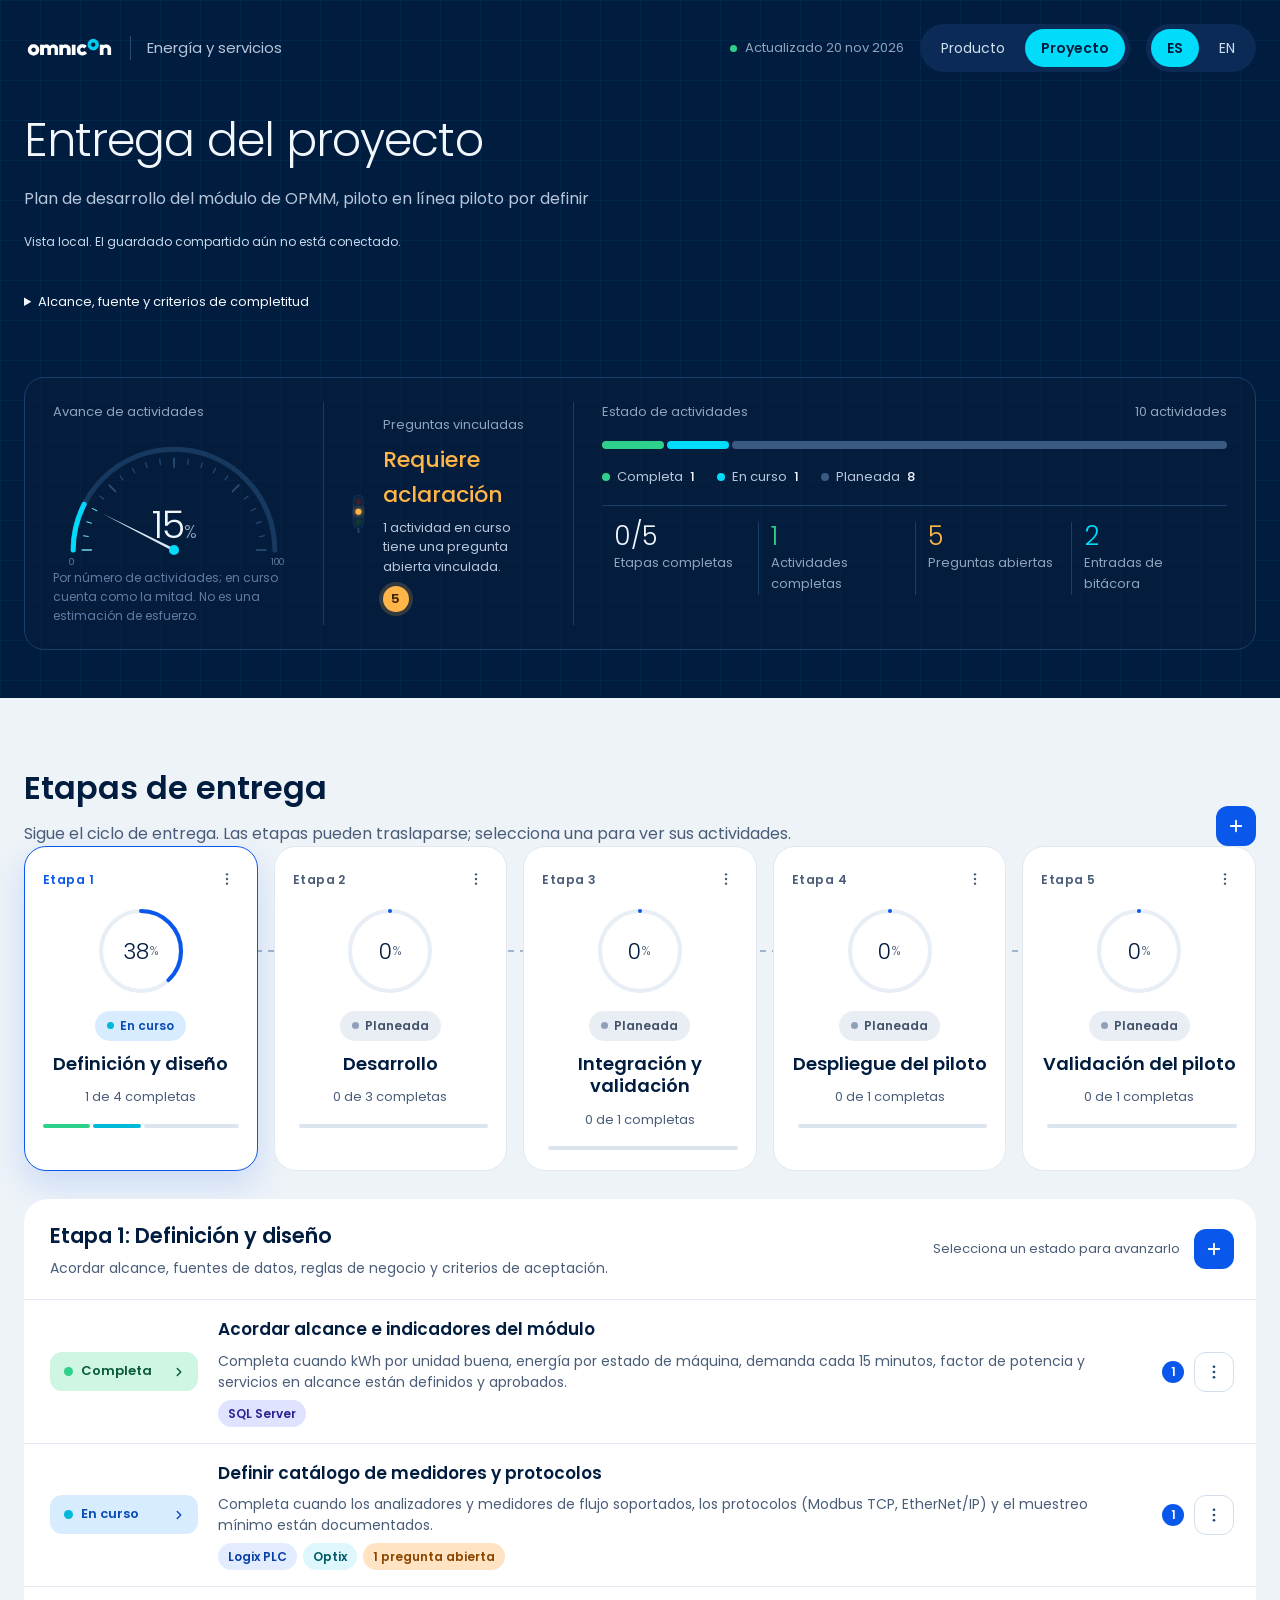
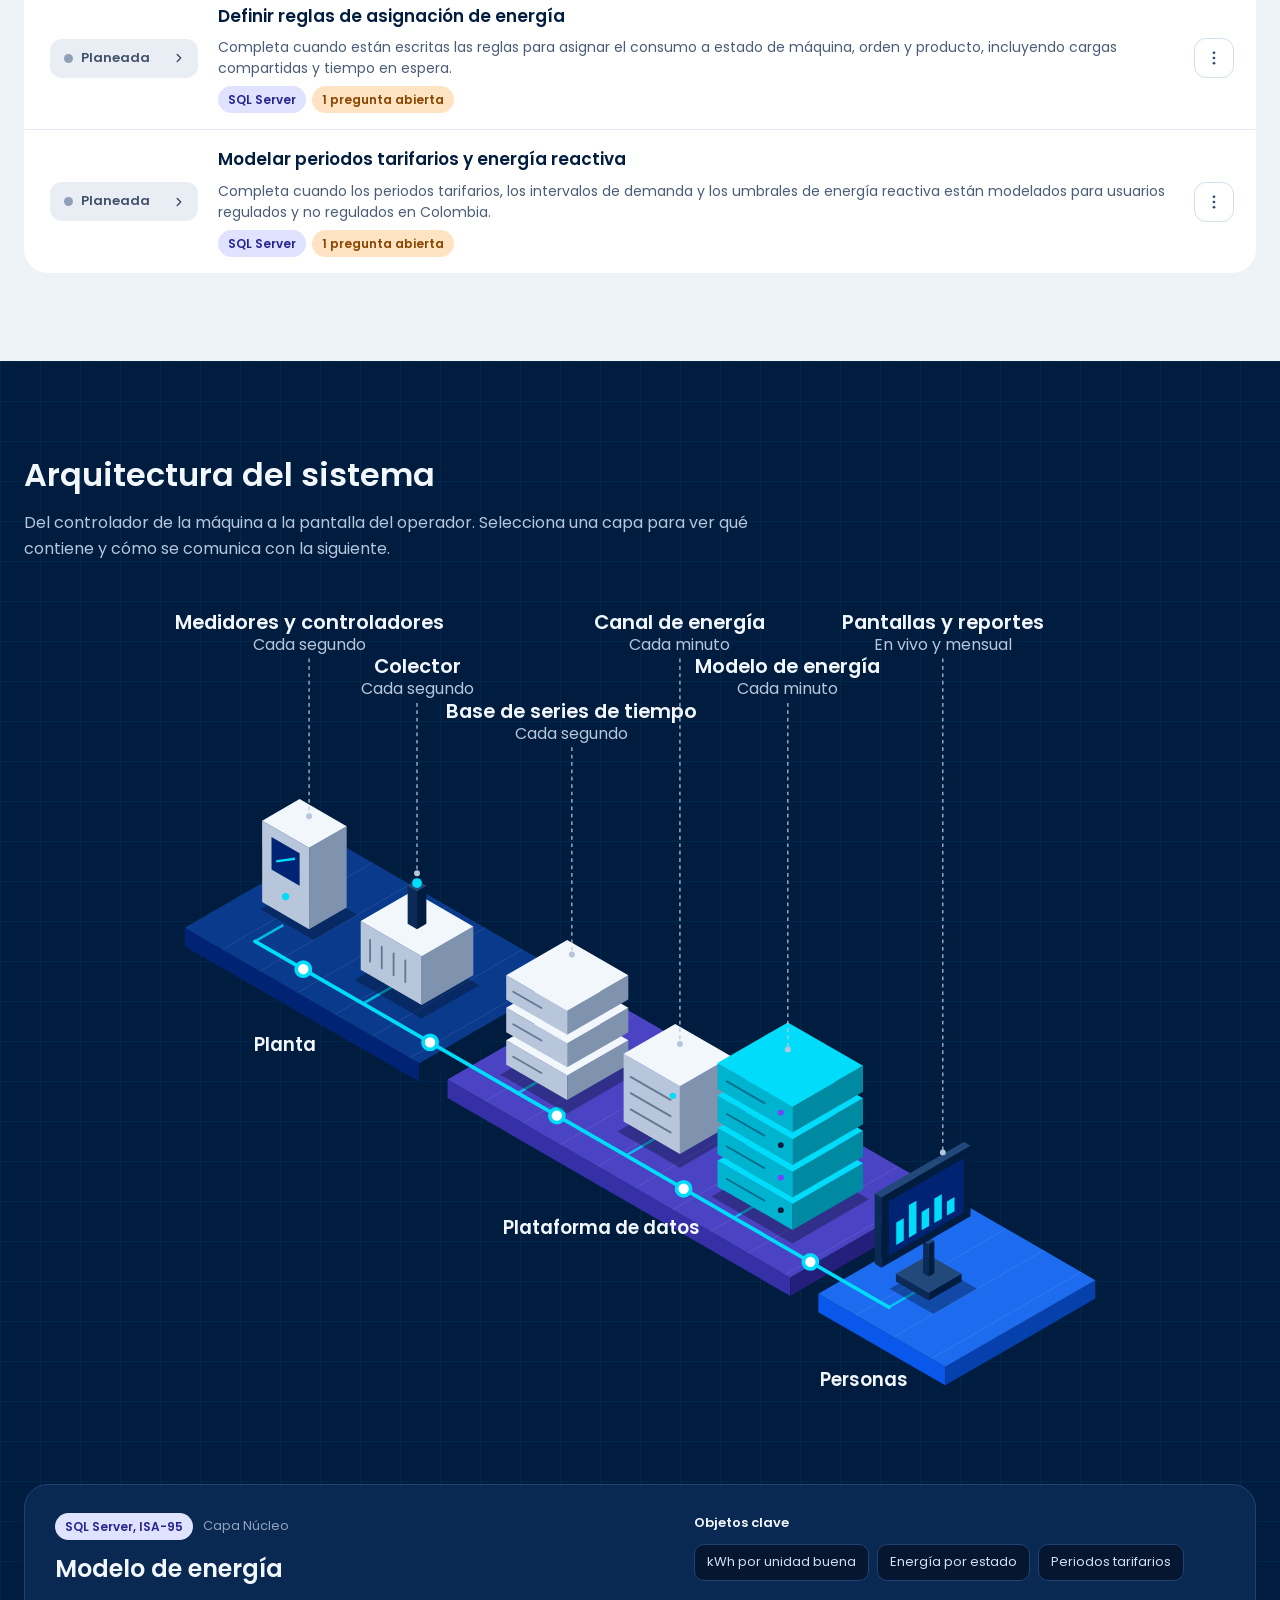
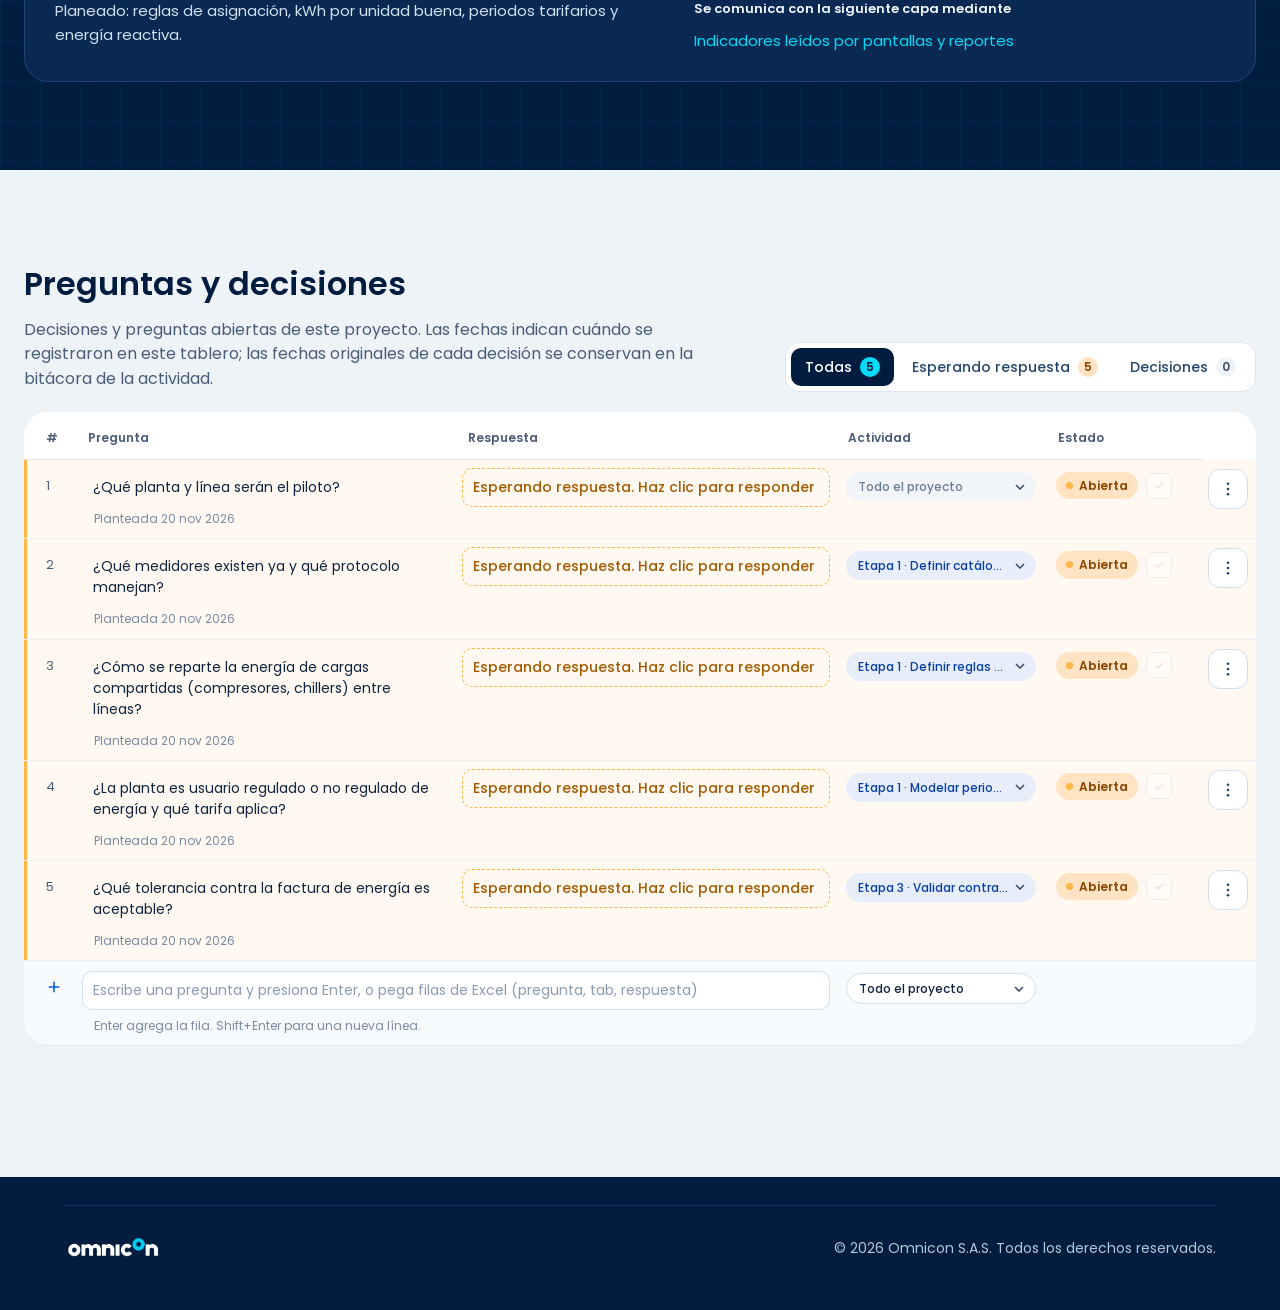
<file: es/products/energy/project/index.html>
<!DOCTYPE html><html lang="es"><head><meta charset="utf-8"><meta name="viewport" content="width=device-width, initial-scale=1"><title>Energía y servicios: plan de desarrollo</title><meta name="robots" content="noindex,nofollow"><style>@font-face{font-family:'Poppins';font-style:normal;font-weight:300;font-display:swap;src:url('../../../../brand/fonts/poppins/Poppins-Light.woff2') format('woff2')}@font-face{font-family:'Poppins';font-style:normal;font-weight:400;font-display:swap;src:url('../../../../brand/fonts/poppins/Poppins-Regular.woff2') format('woff2')}@font-face{font-family:'Poppins';font-style:normal;font-weight:500;font-display:swap;src:url('../../../../brand/fonts/poppins/Poppins-Medium.woff2') format('woff2')}@font-face{font-family:'Poppins';font-style:normal;font-weight:600;font-display:swap;src:url('../../../../brand/fonts/poppins/Poppins-SemiBold.woff2') format('woff2')}</style><link rel="stylesheet" href="../../../../assets/text.SRJlfve0.css"><link rel="stylesheet" href="../../../../assets/ProjectAccess.BnZX4wZ9.css"><link rel="stylesheet" href="../../../../assets/ProjectPage.BhGQ6Mrc.css"><link rel="stylesheet" href="../../../../assets/routes.Ch2uojh8.css"></head><body><a class="skip-link" href="#main">Ir al contenido</a><div data-project-content data-astro-cid-4qnrviu5><div class="pb" data-board><header class="pb-top grid-bg"><div class="pb-wrap"><div class="pb-bar"><div class="pb-brand"><a href="../../../../es/index.html" aria-label="Inicio de Omnicon Productos" class="pb-logo"><img src="../../../../brand/logo/omnicon-white.png" alt="Omnicon" height="26"></a><span class="pb-sep-v" aria-hidden="true"></span><span class="pb-kicker">Energía y servicios</span></div><div class="pb-bar-right"><span class="pb-synced"><i aria-hidden="true"></i><span data-project-synced>Actualizado 20 nov 2026</span></span><nav class="pb-views" aria-label="Vistas"><a href="../../../../es/products/energy/index.html">Producto</a><a href="../../../../es/products/energy/project/index.html" aria-current="page">Proyecto</a></nav><nav class="pb-views pb-lang" aria-label="Idioma"><a aria-current="true">ES</a><a href="../../../../products/energy/project/index.html" hreflang="en">EN</a></nav></div></div><div class="pb-title"><h1>Entrega del proyecto</h1><p data-project-subtitle>Plan de desarrollo del módulo de OPMM, piloto en línea piloto por definir</p><p class="pb-storage-status" role="status" aria-live="polite" data-storage-status>Vista local. El guardado compartido aún no está conectado.</p></div><details class="pb-project-context" data-project-context><summary data-project-context-label>Alcance, fuente y criterios de completitud</summary><p data-project-source>Fuente: plan de producto de Omnicon para este módulo de OPMM, 20 nov 2026. Es un plan de desarrollo, no una entrega a un cliente.</p><p data-project-baseline>Línea base: se reutiliza la plataforma de datos de OPMM (colector, base de series de tiempo, base ISA-95 y pantallas). Nada de este módulo está construido aún.</p><p data-project-completion>Completa significa que la actividad cumple sus criterios de completitud. El desarrollo requiere pruebas locales; integración, despliegue del piloto y validación del piloto son aparte. Planeada significa no iniciada.</p></details><div class="pb-head-cluster" data-region="cluster">
<div class="pb-cluster">
  <div class="pb-gauge">
    <span class="pb-label">Avance de actividades</span>
    <div class="pb-gauge-dial">
      <svg width="100%" viewBox="0 0 240 140" role="img" aria-label="Indicador en 15 por ciento completado">
        <defs><linearGradient id="pb-arc" x1="0" x2="1" y1="0" y2="0"><stop offset="0" stop-color="#00DCFA"></stop><stop offset="1" stop-color="#7543FF"></stop></linearGradient></defs>
        <path d="M20 124 A100 100 0 0 1 220 124" fill="none" stroke="#17395F" stroke-width="5" stroke-linecap="round"></path>
        <path d="M20 124 A100 100 0 0 1 220 124" fill="none" stroke="url(#pb-arc)" stroke-width="5" stroke-linecap="round" pathLength="100" stroke-dasharray="15 100"></path>
        <line x1="38.0" y1="124.0" x2="29.0" y2="124.0" stroke="#6FD8F0" stroke-width="1.6" stroke-linecap="round"></line><line x1="35.1" y1="110.5" x2="30.1" y2="109.8" stroke="#6FD8F0" stroke-width="1" stroke-linecap="round"></line><line x1="38.2" y1="97.4" x2="33.5" y2="95.9" stroke="#6FD8F0" stroke-width="1" stroke-linecap="round"></line><line x1="43.4" y1="85.0" x2="38.9" y2="82.7" stroke="#6FD8F0" stroke-width="1" stroke-linecap="round"></line><line x1="50.4" y1="73.5" x2="46.4" y2="70.5" stroke="#2D527D" stroke-width="1" stroke-linecap="round"></line><line x1="62.0" y1="66.0" x2="55.7" y2="59.7" stroke="#2D527D" stroke-width="1.6" stroke-linecap="round"></line><line x1="69.5" y1="54.4" x2="66.5" y2="50.4" stroke="#2D527D" stroke-width="1" stroke-linecap="round"></line><line x1="81.0" y1="47.4" x2="78.7" y2="42.9" stroke="#2D527D" stroke-width="1" stroke-linecap="round"></line><line x1="93.4" y1="42.2" x2="91.9" y2="37.5" stroke="#2D527D" stroke-width="1" stroke-linecap="round"></line><line x1="106.5" y1="39.1" x2="105.8" y2="34.1" stroke="#2D527D" stroke-width="1" stroke-linecap="round"></line><line x1="120.0" y1="42.0" x2="120.0" y2="33.0" stroke="#2D527D" stroke-width="1.6" stroke-linecap="round"></line><line x1="133.5" y1="39.1" x2="134.2" y2="34.1" stroke="#2D527D" stroke-width="1" stroke-linecap="round"></line><line x1="146.6" y1="42.2" x2="148.1" y2="37.5" stroke="#2D527D" stroke-width="1" stroke-linecap="round"></line><line x1="159.0" y1="47.4" x2="161.3" y2="42.9" stroke="#2D527D" stroke-width="1" stroke-linecap="round"></line><line x1="170.5" y1="54.4" x2="173.5" y2="50.4" stroke="#2D527D" stroke-width="1" stroke-linecap="round"></line><line x1="178.0" y1="66.0" x2="184.3" y2="59.7" stroke="#2D527D" stroke-width="1.6" stroke-linecap="round"></line><line x1="189.6" y1="73.5" x2="193.6" y2="70.5" stroke="#2D527D" stroke-width="1" stroke-linecap="round"></line><line x1="196.6" y1="85.0" x2="201.1" y2="82.7" stroke="#2D527D" stroke-width="1" stroke-linecap="round"></line><line x1="201.8" y1="97.4" x2="206.5" y2="95.9" stroke="#2D527D" stroke-width="1" stroke-linecap="round"></line><line x1="204.9" y1="110.5" x2="209.9" y2="109.8" stroke="#2D527D" stroke-width="1" stroke-linecap="round"></line><line x1="202.0" y1="124.0" x2="211.0" y2="124.0" stroke="#2D527D" stroke-width="1.6" stroke-linecap="round"></line>
        <text x="16" y="139" fill="#5F7CA3" font-size="9">0</text>
        <text x="216" y="139" fill="#5F7CA3" font-size="9">100</text>
        <g transform="rotate(27.0 120 124)"><path d="M120 122.6 L40 124 L120 125.4 Z" fill="#DCE8F5"></path></g>
        <circle cx="120" cy="124" r="5" fill="#00DCFA"></circle>
      </svg>
      <div class="pb-gauge-value"><span class="num">15<span class="pb-unit">%</span></span></div>
    </div>
    <span class="pb-note">Por número de actividades; en curso cuenta como la mitad. No es una estimación de esfuerzo.</span>
  </div>
  <div class="pb-tower">
    <svg width="30" height="92" viewBox="0 0 30 92" role="img" aria-label="Torre de señales mostrando Requiere aclaración">
      <rect x="3" y="2" width="24" height="78" rx="12" fill="#0B2547" stroke="#24476F"></rect>
      <circle cx="15" cy="17" r="7" fill="#3A1F2B" style="filter:none"></circle>
      <circle cx="15" cy="41" r="7" fill="#FFB547" style="filter:drop-shadow(0 0 6px #FFB547)"></circle>
      <circle cx="15" cy="65" r="7" fill="#123A33" style="filter:none"></circle>
      <rect x="13" y="80" width="4" height="10" fill="#24476F"></rect>
    </svg>
    <div class="pb-tower-text">
      <span class="pb-label">Preguntas vinculadas</span>
      <span class="pb-health" style="color:#FFB547">Requiere aclaración</span>
      <span class="pb-reason">1 actividad en curso tiene una pregunta abierta vinculada.</span>
      <button type="button" class="pb-wait tip" data-tip="preguntas esperando respuesta" aria-label="5 preguntas esperando respuesta" data-act="waiting"><span class="pb-wait-count num">5</span></button>
    </div>
  </div>
  <div class="pb-mix">
    <div class="pb-mix-head"><span class="pb-label">Estado de actividades</span><span class="num pb-label">10 actividades</span></div>
    <div class="pb-mix-bar" role="img" aria-label="1 completas, 1 en curso, 8 planeadas">
      <div style="flex:1 1 0;background:#2ED18B"></div>
      <div style="flex:1 1 0;background:#00DCFA"></div>
      <div style="flex:8 1 0;background:#3A5A82"></div>
    </div>
    <div class="pb-legend">
      <span><i style="background:#2ED18B"></i>Completa <b class="num">1</b></span>
      <span><i style="background:#00DCFA"></i>En curso <b class="num">1</b></span>
      <span><i style="background:#3A5A82"></i>Planeada <b class="num">8</b></span>
    </div>
    <div class="pb-readouts">
      <div class="pb-readout" style=""><span class="num" style="color:#F2F7FC">0/5</span><span class="pb-label">Etapas completas</span></div><div class="pb-readout" style="border-left:1px solid #1B3D6A"><span class="num" style="color:#2ED18B">1</span><span class="pb-label">Actividades completas</span></div><div class="pb-readout" style="border-left:1px solid #1B3D6A"><span class="num" style="color:#FFB547">5</span><span class="pb-label">Preguntas abiertas</span></div><div class="pb-readout" style="border-left:1px solid #1B3D6A"><span class="num" style="color:#00DCFA">2</span><span class="pb-label">Entradas de bitácora</span></div>
    </div>
  </div>
</div></div></div></header><main id="main" class="pb-main"><div class="pb-wrap"><section class="pb-block-section"><div data-region="phases">
<div class="pb-head-row">
  <div class="pb-head-copy">
    <h2>Etapas de entrega</h2>
    <p>Sigue el ciclo de entrega. Las etapas pueden traslaparse; selecciona una para ver sus actividades.</p>
  </div>
  <button type="button" class="pb-add tip" data-tip="Agregar etapa" aria-label="Agregar etapa" data-act="phase-add"><svg width="18" height="18" viewBox="0 0 24 24" aria-hidden="true" fill="none" stroke="currentColor" stroke-width="2.4" stroke-linecap="round" stroke-linejoin="round"><path d="M12 5v14M5 12h14"></path></svg></button>
</div>
<div class="pb-phase-row">
<div class="pb-phase is-on">
  <div class="pb-phase-top">
    <span class="pb-phase-no">Etapa 1</span>
    <button type="button" class="pb-icon tip" data-tip="Acciones de la etapa" data-act="phase-menu" data-id="design" aria-label="Acciones para la etapa Definición y diseño" aria-haspopup="menu" aria-expanded="false"><svg width="16" height="16" viewBox="0 0 24 24" aria-hidden="true"><circle cx="12" cy="5" r="1.8" fill="currentColor"></circle><circle cx="12" cy="12" r="1.8" fill="currentColor"></circle><circle cx="12" cy="19" r="1.8" fill="currentColor"></circle></svg></button>
  </div>
  <button type="button" class="pb-phase-pick" data-act="phase-pick" data-id="design" aria-pressed="true" aria-label="Mostrar actividades de la etapa 1, Definición y diseño">
    <span class="pb-ring"><svg width="96" height="96" viewBox="0 0 96 96" aria-hidden="true"><g transform="rotate(-90 48 48)"><circle cx="48" cy="48" r="40" fill="#FFFFFF" stroke="#E8EEF5" stroke-width="4"></circle><circle cx="48" cy="48" r="40" fill="none" stroke="#0A58EB" stroke-width="4" stroke-linecap="round" pathLength="100" stroke-dasharray="38 100"></circle></g></svg><span class="num pb-ring-value">38<span>%</span></span></span>
    <span class="pb-status-pill" style="background:#D7ECFF;color:#0A4BB8"><i style="background:#00B8D9"></i>En curso</span>
    <span class="pb-phase-name">Definición y diseño</span>
    <span class="pb-phase-count">1 de 4 completas</span>
    <span class="pb-segments" aria-hidden="true"><span style="flex:1 1 0;background:#2ED18B"></span><span style="flex:1 1 0;background:#00B8D9"></span><span style="flex:2 1 0;background:#DCE4EE"></span></span>
  </button>
  
</div>
<div class="pb-phase">
  <div class="pb-phase-top">
    <span class="pb-phase-no">Etapa 2</span>
    <button type="button" class="pb-icon tip" data-tip="Acciones de la etapa" data-act="phase-menu" data-id="dev" aria-label="Acciones para la etapa Desarrollo" aria-haspopup="menu" aria-expanded="false"><svg width="16" height="16" viewBox="0 0 24 24" aria-hidden="true"><circle cx="12" cy="5" r="1.8" fill="currentColor"></circle><circle cx="12" cy="12" r="1.8" fill="currentColor"></circle><circle cx="12" cy="19" r="1.8" fill="currentColor"></circle></svg></button>
  </div>
  <button type="button" class="pb-phase-pick" data-act="phase-pick" data-id="dev" aria-pressed="false" aria-label="Mostrar actividades de la etapa 2, Desarrollo">
    <span class="pb-ring"><svg width="96" height="96" viewBox="0 0 96 96" aria-hidden="true"><g transform="rotate(-90 48 48)"><circle cx="48" cy="48" r="40" fill="#FFFFFF" stroke="#E8EEF5" stroke-width="4"></circle><circle cx="48" cy="48" r="40" fill="none" stroke="#0A58EB" stroke-width="4" stroke-linecap="round" pathLength="100" stroke-dasharray="0 100"></circle></g></svg><span class="num pb-ring-value">0<span>%</span></span></span>
    <span class="pb-status-pill" style="background:#E9EEF4;color:#42526A"><i style="background:#8FA0B8"></i>Planeada</span>
    <span class="pb-phase-name">Desarrollo</span>
    <span class="pb-phase-count">0 de 3 completas</span>
    <span class="pb-segments" aria-hidden="true"><span style="flex:0 1 0;background:#2ED18B"></span><span style="flex:0 1 0;background:#00B8D9"></span><span style="flex:3 1 0;background:#DCE4EE"></span></span>
  </button>
  
</div>
<div class="pb-phase">
  <div class="pb-phase-top">
    <span class="pb-phase-no">Etapa 3</span>
    <button type="button" class="pb-icon tip" data-tip="Acciones de la etapa" data-act="phase-menu" data-id="integration" aria-label="Acciones para la etapa Integración y validación" aria-haspopup="menu" aria-expanded="false"><svg width="16" height="16" viewBox="0 0 24 24" aria-hidden="true"><circle cx="12" cy="5" r="1.8" fill="currentColor"></circle><circle cx="12" cy="12" r="1.8" fill="currentColor"></circle><circle cx="12" cy="19" r="1.8" fill="currentColor"></circle></svg></button>
  </div>
  <button type="button" class="pb-phase-pick" data-act="phase-pick" data-id="integration" aria-pressed="false" aria-label="Mostrar actividades de la etapa 3, Integración y validación">
    <span class="pb-ring"><svg width="96" height="96" viewBox="0 0 96 96" aria-hidden="true"><g transform="rotate(-90 48 48)"><circle cx="48" cy="48" r="40" fill="#FFFFFF" stroke="#E8EEF5" stroke-width="4"></circle><circle cx="48" cy="48" r="40" fill="none" stroke="#0A58EB" stroke-width="4" stroke-linecap="round" pathLength="100" stroke-dasharray="0 100"></circle></g></svg><span class="num pb-ring-value">0<span>%</span></span></span>
    <span class="pb-status-pill" style="background:#E9EEF4;color:#42526A"><i style="background:#8FA0B8"></i>Planeada</span>
    <span class="pb-phase-name">Integración y validación</span>
    <span class="pb-phase-count">0 de 1 completas</span>
    <span class="pb-segments" aria-hidden="true"><span style="flex:0 1 0;background:#2ED18B"></span><span style="flex:0 1 0;background:#00B8D9"></span><span style="flex:1 1 0;background:#DCE4EE"></span></span>
  </button>
  
</div>
<div class="pb-phase">
  <div class="pb-phase-top">
    <span class="pb-phase-no">Etapa 4</span>
    <button type="button" class="pb-icon tip" data-tip="Acciones de la etapa" data-act="phase-menu" data-id="deploy" aria-label="Acciones para la etapa Despliegue del piloto" aria-haspopup="menu" aria-expanded="false"><svg width="16" height="16" viewBox="0 0 24 24" aria-hidden="true"><circle cx="12" cy="5" r="1.8" fill="currentColor"></circle><circle cx="12" cy="12" r="1.8" fill="currentColor"></circle><circle cx="12" cy="19" r="1.8" fill="currentColor"></circle></svg></button>
  </div>
  <button type="button" class="pb-phase-pick" data-act="phase-pick" data-id="deploy" aria-pressed="false" aria-label="Mostrar actividades de la etapa 4, Despliegue del piloto">
    <span class="pb-ring"><svg width="96" height="96" viewBox="0 0 96 96" aria-hidden="true"><g transform="rotate(-90 48 48)"><circle cx="48" cy="48" r="40" fill="#FFFFFF" stroke="#E8EEF5" stroke-width="4"></circle><circle cx="48" cy="48" r="40" fill="none" stroke="#0A58EB" stroke-width="4" stroke-linecap="round" pathLength="100" stroke-dasharray="0 100"></circle></g></svg><span class="num pb-ring-value">0<span>%</span></span></span>
    <span class="pb-status-pill" style="background:#E9EEF4;color:#42526A"><i style="background:#8FA0B8"></i>Planeada</span>
    <span class="pb-phase-name">Despliegue del piloto</span>
    <span class="pb-phase-count">0 de 1 completas</span>
    <span class="pb-segments" aria-hidden="true"><span style="flex:0 1 0;background:#2ED18B"></span><span style="flex:0 1 0;background:#00B8D9"></span><span style="flex:1 1 0;background:#DCE4EE"></span></span>
  </button>
  
</div>
<div class="pb-phase">
  <div class="pb-phase-top">
    <span class="pb-phase-no">Etapa 5</span>
    <button type="button" class="pb-icon tip" data-tip="Acciones de la etapa" data-act="phase-menu" data-id="validate" aria-label="Acciones para la etapa Validación del piloto" aria-haspopup="menu" aria-expanded="false"><svg width="16" height="16" viewBox="0 0 24 24" aria-hidden="true"><circle cx="12" cy="5" r="1.8" fill="currentColor"></circle><circle cx="12" cy="12" r="1.8" fill="currentColor"></circle><circle cx="12" cy="19" r="1.8" fill="currentColor"></circle></svg></button>
  </div>
  <button type="button" class="pb-phase-pick" data-act="phase-pick" data-id="validate" aria-pressed="false" aria-label="Mostrar actividades de la etapa 5, Validación del piloto">
    <span class="pb-ring"><svg width="96" height="96" viewBox="0 0 96 96" aria-hidden="true"><g transform="rotate(-90 48 48)"><circle cx="48" cy="48" r="40" fill="#FFFFFF" stroke="#E8EEF5" stroke-width="4"></circle><circle cx="48" cy="48" r="40" fill="none" stroke="#0A58EB" stroke-width="4" stroke-linecap="round" pathLength="100" stroke-dasharray="0 100"></circle></g></svg><span class="num pb-ring-value">0<span>%</span></span></span>
    <span class="pb-status-pill" style="background:#E9EEF4;color:#42526A"><i style="background:#8FA0B8"></i>Planeada</span>
    <span class="pb-phase-name">Validación del piloto</span>
    <span class="pb-phase-count">0 de 1 completas</span>
    <span class="pb-segments" aria-hidden="true"><span style="flex:0 1 0;background:#2ED18B"></span><span style="flex:0 1 0;background:#00B8D9"></span><span style="flex:1 1 0;background:#DCE4EE"></span></span>
  </button>
  
</div></div></div><div data-region="activities">
<section class="pb-acts" aria-label="Actividades en Definición y diseño">
  <div class="pb-acts-head">
    <div class="pb-acts-copy">
      <h3>Etapa 1: Definición y diseño</h3>
      <span>Acordar alcance, fuentes de datos, reglas de negocio y criterios de aceptación.</span>
    </div>
    <div class="pb-acts-tools">
      <span class="pb-hint">Selecciona un estado para avanzarlo</span>
      <button type="button" class="pb-add tip" data-tip="Agregar actividad" aria-label="Agregar actividad" data-act="act-add"><svg width="18" height="18" viewBox="0 0 24 24" aria-hidden="true" fill="none" stroke="currentColor" stroke-width="2.4" stroke-linecap="round" stroke-linejoin="round"><path d="M12 5v14M5 12h14"></path></svg></button>
    </div>
  </div>
  
<div class="pb-act">
  <button type="button" class="pb-cycle" data-act="act-cycle" data-id="e-scope" aria-label="Estado Completa. Selecciona para cambiar a Planeada" style="background:#CFF5E3;color:#0B5A3A">
    <span><i style="background:#2ED18B"></i>Completa</span><svg width="14" height="14" viewBox="0 0 24 24" aria-hidden="true" fill="none" stroke="currentColor" stroke-width="2.5" stroke-linecap="round" stroke-linejoin="round"><path d="M9 6l6 6-6 6"></path></svg>
  </button>
  <div class="pb-act-body">
    <span class="pb-act-name">Acordar alcance e indicadores del módulo</span>
    <span class="pb-act-def">Completa cuando kWh por unidad buena, energía por estado de máquina, demanda cada 15 minutos, factor de potencia y servicios en alcance están definidos y aprobados.</span>
    <span class="pb-chips"><span class="pb-sys" style="background:#E0E3FF;color:#2A2491">SQL Server</span></span>
  </div>
  <div class="pb-act-end">
    <span class="pb-log-count num" role="img" aria-label="1 entrada de bitácora">1</span>
    <button type="button" class="pb-kebab tip" data-tip="Acciones" data-act="act-menu" data-id="e-scope" aria-label="Acciones para Acordar alcance e indicadores del módulo" aria-haspopup="menu" aria-expanded="false"><svg width="18" height="18" viewBox="0 0 24 24" aria-hidden="true"><circle cx="12" cy="5" r="1.8" fill="currentColor"></circle><circle cx="12" cy="12" r="1.8" fill="currentColor"></circle><circle cx="12" cy="19" r="1.8" fill="currentColor"></circle></svg></button>
  </div>
  
</div>
<div class="pb-act">
  <button type="button" class="pb-cycle" data-act="act-cycle" data-id="e-meters" aria-label="Estado En curso. Selecciona para cambiar a Completa" style="background:#D7ECFF;color:#0A4BB8">
    <span><i style="background:#00B8D9"></i>En curso</span><svg width="14" height="14" viewBox="0 0 24 24" aria-hidden="true" fill="none" stroke="currentColor" stroke-width="2.5" stroke-linecap="round" stroke-linejoin="round"><path d="M9 6l6 6-6 6"></path></svg>
  </button>
  <div class="pb-act-body">
    <span class="pb-act-name">Definir catálogo de medidores y protocolos</span>
    <span class="pb-act-def">Completa cuando los analizadores y medidores de flujo soportados, los protocolos (Modbus TCP, EtherNet/IP) y el muestreo mínimo están documentados.</span>
    <span class="pb-chips"><span class="pb-sys" style="background:#E3ECFF;color:#0A3FA8">Logix PLC</span><span class="pb-sys" style="background:#DDF7FC;color:#005A68">Optix</span><span class="pb-chip-open">1 pregunta abierta</span></span>
  </div>
  <div class="pb-act-end">
    <span class="pb-log-count num" role="img" aria-label="1 entrada de bitácora">1</span>
    <button type="button" class="pb-kebab tip" data-tip="Acciones" data-act="act-menu" data-id="e-meters" aria-label="Acciones para Definir catálogo de medidores y protocolos" aria-haspopup="menu" aria-expanded="false"><svg width="18" height="18" viewBox="0 0 24 24" aria-hidden="true"><circle cx="12" cy="5" r="1.8" fill="currentColor"></circle><circle cx="12" cy="12" r="1.8" fill="currentColor"></circle><circle cx="12" cy="19" r="1.8" fill="currentColor"></circle></svg></button>
  </div>
  
</div>
<div class="pb-act">
  <button type="button" class="pb-cycle" data-act="act-cycle" data-id="e-rules" aria-label="Estado Planeada. Selecciona para cambiar a En curso" style="background:#E9EEF4;color:#42526A">
    <span><i style="background:#8FA0B8"></i>Planeada</span><svg width="14" height="14" viewBox="0 0 24 24" aria-hidden="true" fill="none" stroke="currentColor" stroke-width="2.5" stroke-linecap="round" stroke-linejoin="round"><path d="M9 6l6 6-6 6"></path></svg>
  </button>
  <div class="pb-act-body">
    <span class="pb-act-name">Definir reglas de asignación de energía</span>
    <span class="pb-act-def">Completa cuando están escritas las reglas para asignar el consumo a estado de máquina, orden y producto, incluyendo cargas compartidas y tiempo en espera.</span>
    <span class="pb-chips"><span class="pb-sys" style="background:#E0E3FF;color:#2A2491">SQL Server</span><span class="pb-chip-open">1 pregunta abierta</span></span>
  </div>
  <div class="pb-act-end">
    
    <button type="button" class="pb-kebab tip" data-tip="Acciones" data-act="act-menu" data-id="e-rules" aria-label="Acciones para Definir reglas de asignación de energía" aria-haspopup="menu" aria-expanded="false"><svg width="18" height="18" viewBox="0 0 24 24" aria-hidden="true"><circle cx="12" cy="5" r="1.8" fill="currentColor"></circle><circle cx="12" cy="12" r="1.8" fill="currentColor"></circle><circle cx="12" cy="19" r="1.8" fill="currentColor"></circle></svg></button>
  </div>
  
</div>
<div class="pb-act">
  <button type="button" class="pb-cycle" data-act="act-cycle" data-id="e-tariff" aria-label="Estado Planeada. Selecciona para cambiar a En curso" style="background:#E9EEF4;color:#42526A">
    <span><i style="background:#8FA0B8"></i>Planeada</span><svg width="14" height="14" viewBox="0 0 24 24" aria-hidden="true" fill="none" stroke="currentColor" stroke-width="2.5" stroke-linecap="round" stroke-linejoin="round"><path d="M9 6l6 6-6 6"></path></svg>
  </button>
  <div class="pb-act-body">
    <span class="pb-act-name">Modelar periodos tarifarios y energía reactiva</span>
    <span class="pb-act-def">Completa cuando los periodos tarifarios, los intervalos de demanda y los umbrales de energía reactiva están modelados para usuarios regulados y no regulados en Colombia.</span>
    <span class="pb-chips"><span class="pb-sys" style="background:#E0E3FF;color:#2A2491">SQL Server</span><span class="pb-chip-open">1 pregunta abierta</span></span>
  </div>
  <div class="pb-act-end">
    
    <button type="button" class="pb-kebab tip" data-tip="Acciones" data-act="act-menu" data-id="e-tariff" aria-label="Acciones para Modelar periodos tarifarios y energía reactiva" aria-haspopup="menu" aria-expanded="false"><svg width="18" height="18" viewBox="0 0 24 24" aria-hidden="true"><circle cx="12" cy="5" r="1.8" fill="currentColor"></circle><circle cx="12" cy="12" r="1.8" fill="currentColor"></circle><circle cx="12" cy="19" r="1.8" fill="currentColor"></circle></svg></button>
  </div>
  
</div>
</section></div></section></div><section class="pb-arch grid-bg"><div class="pb-wrap" data-region="arch">
<div class="pb-arch-head">
  <h2>Arquitectura del sistema</h2>
  <p>Del controlador de la máquina a la pantalla del operador. Selecciona una capa para ver qué contiene y cómo se comunica con la siguiente.</p>
</div>
<div class="pb-arch-stage"><svg class="iso" viewBox="0 -198.1 1000 697.1" role="group" aria-label="Arquitectura del sistema"><g><g><polygon class="z" points="130.4,85.4 320.9,195.4 320.9,180.4 130.4,70.4" fill="#002473"/><polygon class="z" points="442.8,125.0 320.9,195.4 320.9,180.4 442.8,110.0" fill="#001c3f"/><polygon class="z" points="252.3,0.0 442.8,110.0 320.9,180.4 130.4,70.4" fill="#0a3a8c"/><line class="iso-grid" x1="282.8" y1="17.6" x2="160.9" y2="88.0"/><line class="iso-grid" x1="313.3" y1="35.2" x2="191.4" y2="105.6"/><line class="iso-grid" x1="343.8" y1="52.8" x2="221.8" y2="123.2"/><line class="iso-grid" x1="374.3" y1="70.4" x2="252.3" y2="140.8"/><line class="iso-grid" x1="404.7" y1="88.0" x2="282.8" y2="158.4"/><line class="iso-grid" x1="435.2" y1="105.6" x2="313.3" y2="176.0"/></g><g><polygon class="z" points="343.8,208.6 621.9,369.2 621.9,354.2 343.8,193.6" fill="#3530a5"/><polygon class="z" points="743.9,298.8 621.9,369.2 621.9,354.2 743.9,283.8" fill="#231f7a"/><polygon class="z" points="465.7,123.2 743.9,283.8 621.9,354.2 343.8,193.6" fill="#4a44c4"/><line class="iso-grid" x1="496.2" y1="140.8" x2="374.3" y2="211.2"/><line class="iso-grid" x1="526.7" y1="158.4" x2="404.7" y2="228.8"/><line class="iso-grid" x1="557.2" y1="176.0" x2="435.2" y2="246.4"/><line class="iso-grid" x1="587.6" y1="193.6" x2="465.7" y2="264.0"/><line class="iso-grid" x1="618.1" y1="211.2" x2="496.2" y2="281.6"/><line class="iso-grid" x1="648.6" y1="228.8" x2="526.7" y2="299.2"/><line class="iso-grid" x1="679.1" y1="246.4" x2="557.2" y2="316.8"/><line class="iso-grid" x1="709.6" y1="264.0" x2="587.6" y2="334.4"/><line class="iso-grid" x1="740.1" y1="281.6" x2="618.1" y2="352.0"/></g><g><polygon class="z" points="644.8,382.4 747.7,441.8 747.7,426.8 644.8,367.4" fill="#0a58eb"/><polygon class="z" points="869.6,371.4 747.7,441.8 747.7,426.8 869.6,356.4" fill="#0640ad"/><polygon class="z" points="766.7,297.0 869.6,356.4 747.7,426.8 644.8,367.4" fill="#1d6cf0"/><line class="iso-grid" x1="797.2" y1="314.6" x2="675.3" y2="385.0"/><line class="iso-grid" x1="827.7" y1="332.2" x2="705.8" y2="402.6"/><line class="iso-grid" x1="858.2" y1="349.8" x2="736.2" y2="420.2"/></g></g><g><line class="iso-stub" x1="210.4" y1="68.2" x2="187.5" y2="81.4"/><line class="iso-stub" x1="298.0" y1="118.8" x2="275.2" y2="132.0"/><line class="iso-stub" x1="423.8" y1="191.4" x2="400.9" y2="204.6"/><line class="iso-stub" x1="511.4" y1="242.0" x2="488.6" y2="255.2"/><line class="iso-stub" x1="599.1" y1="292.6" x2="576.2" y2="305.8"/><line class="iso-stub" x1="724.8" y1="365.2" x2="702.0" y2="378.4"/><path class="iso-route" d="M187.5 81.4 L275.2 132.0 L400.9 204.6 L488.6 255.2 L576.2 305.8 L702.0 378.4 "/><circle class="iso-pulse" r="5.7"><animateMotion dur="7s" repeatCount="indefinite" begin="-0s" path="M187.5 81.4 L275.2 132.0 L400.9 204.6 L488.6 255.2 L576.2 305.8 L702.0 378.4 "/></circle><circle class="iso-pulse" r="5.7"><animateMotion dur="7s" repeatCount="indefinite" begin="-1.4s" path="M187.5 81.4 L275.2 132.0 L400.9 204.6 L488.6 255.2 L576.2 305.8 L702.0 378.4 "/></circle><circle class="iso-pulse" r="5.7"><animateMotion dur="7s" repeatCount="indefinite" begin="-2.8s" path="M187.5 81.4 L275.2 132.0 L400.9 204.6 L488.6 255.2 L576.2 305.8 L702.0 378.4 "/></circle><circle class="iso-pulse" r="5.7"><animateMotion dur="7s" repeatCount="indefinite" begin="-4.199999999999999s" path="M187.5 81.4 L275.2 132.0 L400.9 204.6 L488.6 255.2 L576.2 305.8 L702.0 378.4 "/></circle><circle class="iso-pulse" r="5.7"><animateMotion dur="7s" repeatCount="indefinite" begin="-5.6s" path="M187.5 81.4 L275.2 132.0 L400.9 204.6 L488.6 255.2 L576.2 305.8 L702.0 378.4 "/></circle></g><g><g class="iso-node" tabindex="0" role="button" aria-pressed="false" aria-label="Medidores y controladores" data-act="node" data-id="field"><polygon class="iso-shadow" points="227.6,35.0 270.6,59.8 235.2,80.3 192.1,55.4"/><polygon class="b-l" points="193.3,49.5 231.4,71.5 231.4,5.5 193.3,-16.5"/><polygon class="b-r" points="261.9,53.9 231.4,71.5 231.4,5.5 261.9,-12.1"/><polygon class="b-t" points="223.7,-34.1 261.9,-12.1 231.4,5.5 193.3,-16.5"/><polygon class="iso-screen" points="200.9,23.1 223.7,36.3 223.7,9.9 200.9,-3.3"/><line class="iso-trace" x1="204.7" y1="16.5" x2="219.9" y2="14.3"/><circle class="iso-led" cx="212.3" cy="45.1" r="3"/></g><g class="iso-node" tabindex="0" role="button" aria-pressed="false" aria-label="Colector" data-act="node" data-id="edge"><polygon class="iso-shadow" points="315.2,85.6 369.7,117.0 322.8,144.1 268.3,112.6"/><polygon class="b-l" points="273.3,104.5 322.8,133.1 322.8,93.5 273.3,64.9"/><polygon class="b-r" points="364.7,108.9 322.8,133.1 322.8,93.5 364.7,69.3"/><polygon class="b-t" points="315.2,40.7 364.7,69.3 322.8,93.5 273.3,64.9"/><polygon class="d-l" points="311.4,67.1 319.0,71.5 319.0,40.7 311.4,36.3"/><polygon class="d-r" points="326.6,67.1 319.0,71.5 319.0,40.7 326.6,36.3"/><polygon class="d-t" points="319.0,31.9 326.6,36.3 319.0,40.7 311.4,36.3"/><circle class="iso-led" cx="319.0" cy="34.1" r="4"/><line class="iso-slot" x1="280.9" y1="97.9" x2="280.9" y2="80.3"/><line class="iso-slot" x1="290.4" y1="103.4" x2="290.4" y2="85.8"/><line class="iso-slot" x1="300.0" y1="108.9" x2="300.0" y2="91.3"/><line class="iso-slot" x1="309.5" y1="114.4" x2="309.5" y2="96.8"/></g><g class="iso-node" tabindex="0" role="button" aria-pressed="false" aria-label="Base de series de tiempo" data-act="node" data-id="historian"><polygon class="iso-shadow" points="440.9,158.2 495.4,189.6 440.9,221.1 386.5,189.6"/><polygon class="b-l" points="391.4,181.5 440.9,210.1 440.9,190.3 391.4,161.7"/><polygon class="b-r" points="490.5,181.5 440.9,210.1 440.9,190.3 490.5,161.7"/><polygon class="b-t" points="440.9,133.1 490.5,161.7 440.9,190.3 391.4,161.7"/><line class="iso-slot" x1="397.1" y1="175.1" x2="420.0" y2="188.3"/><polygon class="b-l" points="391.4,155.1 440.9,183.7 440.9,163.9 391.4,135.3"/><polygon class="b-r" points="490.5,155.1 440.9,183.7 440.9,163.9 490.5,135.3"/><polygon class="b-t" points="440.9,106.7 490.5,135.3 440.9,163.9 391.4,135.3"/><line class="iso-slot" x1="397.1" y1="148.7" x2="420.0" y2="161.9"/><polygon class="b-l" points="391.4,128.7 440.9,157.3 440.9,137.5 391.4,108.9"/><polygon class="b-r" points="490.5,128.7 440.9,157.3 440.9,137.5 490.5,108.9"/><polygon class="b-t" points="440.9,80.3 490.5,108.9 440.9,137.5 391.4,108.9"/><line class="iso-slot" x1="397.1" y1="122.3" x2="420.0" y2="135.5"/></g><g class="iso-node" tabindex="0" role="button" aria-pressed="false" aria-label="Canal de energía" data-act="node" data-id="etl"><polygon class="iso-shadow" points="528.6,208.8 579.3,238.0 532.4,265.1 481.7,235.8"/><polygon class="b-l" points="486.7,227.7 532.4,254.1 532.4,199.1 486.7,172.7"/><polygon class="b-r" points="574.3,229.9 532.4,254.1 532.4,199.1 574.3,174.9"/><polygon class="b-t" points="528.6,148.5 574.3,174.9 532.4,199.1 486.7,172.7"/><line class="iso-slot" x1="492.4" y1="217.8" x2="524.8" y2="236.5"/><line class="iso-slot" x1="492.4" y1="204.6" x2="524.8" y2="223.3"/><line class="iso-slot" x1="492.4" y1="191.4" x2="524.8" y2="210.1"/><circle class="iso-led" cx="526.7" cy="206.8" r="2.6"/></g><g class="iso-node is-on" tabindex="0" role="button" aria-pressed="true" aria-label="Modelo de energía" data-act="node" data-id="core"><polygon class="iso-shadow" points="620.0,252.8 685.9,290.8 623.8,326.7 557.9,288.6"/><polygon class="b-l" points="562.9,280.5 623.8,315.7 623.8,294.6 562.9,259.4"/><polygon class="b-r" points="681.0,282.7 623.8,315.7 623.8,294.6 681.0,261.6"/><polygon class="b-t" points="620.0,226.4 681.0,261.6 623.8,294.6 562.9,259.4"/><line class="iso-slot" x1="570.5" y1="274.3" x2="601.0" y2="291.9"/><circle class="iso-led" cx="614.3" cy="299.6" r="2.4"/><polygon class="b-l" points="562.9,254.1 623.8,289.3 623.8,268.2 562.9,233.0"/><polygon class="b-r" points="681.0,256.3 623.8,289.3 623.8,268.2 681.0,235.2"/><polygon class="b-t" points="620.0,200.0 681.0,235.2 623.8,268.2 562.9,233.0"/><line class="iso-slot" x1="570.5" y1="247.9" x2="601.0" y2="265.5"/><circle class="iso-led-v" cx="614.3" cy="273.2" r="2.4"/><polygon class="b-l" points="562.9,227.7 623.8,262.9 623.8,241.8 562.9,206.6"/><polygon class="b-r" points="681.0,229.9 623.8,262.9 623.8,241.8 681.0,208.8"/><polygon class="b-t" points="620.0,173.6 681.0,208.8 623.8,241.8 562.9,206.6"/><line class="iso-slot" x1="570.5" y1="221.5" x2="601.0" y2="239.1"/><circle class="iso-led" cx="614.3" cy="246.8" r="2.4"/><polygon class="b-l" points="562.9,201.3 623.8,236.5 623.8,215.4 562.9,180.2"/><polygon class="b-r" points="681.0,203.5 623.8,236.5 623.8,215.4 681.0,182.4"/><polygon class="b-t" points="620.0,147.2 681.0,182.4 623.8,215.4 562.9,180.2"/><line class="iso-slot" x1="570.5" y1="195.1" x2="601.0" y2="212.7"/><circle class="iso-led-v" cx="614.3" cy="220.4" r="2.4"/></g><g class="iso-node" tabindex="0" role="button" aria-pressed="false" aria-label="Pantallas y reportes" data-act="node" data-id="ops"><polygon class="iso-shadow" points="738.1,343.0 773.6,363.4 738.1,383.9 702.7,363.4"/><polygon class="d-l" points="707.7,357.5 734.3,372.9 734.3,366.7 707.7,351.3"/><polygon class="d-r" points="761.0,357.5 734.3,372.9 734.3,366.7 761.0,351.3"/><polygon class="d-t" points="734.3,335.9 761.0,351.3 734.3,366.7 707.7,351.3"/><polygon class="d-l" points="729.8,350.9 734.3,353.5 734.3,327.1 729.8,324.5"/><polygon class="d-r" points="738.9,350.9 734.3,353.5 734.3,327.1 738.9,324.5"/><polygon class="d-t" points="734.3,321.9 738.9,324.5 734.3,327.1 729.8,324.5"/><polygon class="d-l" points="690.5,343.2 695.9,346.3 695.9,289.1 690.5,286.0"/><polygon class="d-r" points="768.3,304.5 695.9,346.3 695.9,289.1 768.3,247.3"/><polygon class="d-t" points="762.9,244.2 768.3,247.3 695.9,289.1 690.5,286.0"/><polygon class="iso-screen" points="762.9,301.4 702.0,336.6 702.0,292.6 762.9,257.4"/><polygon class="iso-bar" points="755.3,300.5 749.2,304.0 749.2,292.5 755.3,289.0"/><polygon class="iso-bar" points="745.0,306.5 738.9,310.0 738.9,290.2 745.0,286.7"/><polygon class="iso-bar" points="734.7,312.4 728.6,315.9 728.6,301.1 734.7,297.5"/><polygon class="iso-bar" points="724.4,318.3 718.3,321.9 718.3,295.5 724.4,291.9"/><polygon class="iso-bar" points="714.1,324.3 708.0,327.8 708.0,309.6 714.1,306.1"/></g></g><g><text class="iso-zone" x="211.7" y="170.4" text-anchor="middle">Planta</text><text class="iso-zone" x="468.9" y="318.9" text-anchor="middle">Plataforma de datos</text><text class="iso-zone" x="682.2" y="442.1" text-anchor="middle">Personas</text><g class="iso-label"><line class="iso-leader" x1="231.4" y1="-148.1" x2="231.4" y2="-22.1"/><circle class="iso-tip" cx="231.4" cy="-20.1" r="2.4"/><text class="iso-name" x="231.4" y="-172.1" text-anchor="middle">Medidores y controladores</text><text class="iso-sub" x="231.4" y="-155.1" text-anchor="middle">Cada segundo</text></g><g class="iso-label"><line class="iso-leader" x1="319.0" y1="-112.1" x2="319.0" y2="24.1"/><circle class="iso-tip" cx="319.0" cy="26.1" r="2.4"/><text class="iso-name" x="319.0" y="-136.1" text-anchor="middle">Colector</text><text class="iso-sub" x="319.0" y="-119.1" text-anchor="middle">Cada segundo</text></g><g class="iso-label"><line class="iso-leader" x1="444.7" y1="-76.1" x2="444.7" y2="90.1"/><circle class="iso-tip" cx="444.7" cy="92.1" r="2.4"/><text class="iso-name" x="444.7" y="-100.1" text-anchor="middle">Base de series de tiempo</text><text class="iso-sub" x="444.7" y="-83.1" text-anchor="middle">Cada segundo</text></g><g class="iso-label"><line class="iso-leader" x1="532.4" y1="-148.1" x2="532.4" y2="162.7"/><circle class="iso-tip" cx="532.4" cy="164.7" r="2.4"/><text class="iso-name" x="532.4" y="-172.1" text-anchor="middle">Canal de energía</text><text class="iso-sub" x="532.4" y="-155.1" text-anchor="middle">Cada minuto</text></g><g class="iso-label"><line class="iso-leader" x1="620.0" y1="-112.1" x2="620.0" y2="167.1"/><circle class="iso-tip" cx="620.0" cy="169.1" r="2.4"/><text class="iso-name" x="620.0" y="-136.1" text-anchor="middle">Modelo de energía</text><text class="iso-sub" x="620.0" y="-119.1" text-anchor="middle">Cada minuto</text></g><g class="iso-label"><line class="iso-leader" x1="745.8" y1="-148.1" x2="745.8" y2="250.7"/><circle class="iso-tip" cx="745.8" cy="252.7" r="2.4"/><text class="iso-name" x="745.8" y="-172.1" text-anchor="middle">Pantallas y reportes</text><text class="iso-sub" x="745.8" y="-155.1" text-anchor="middle">En vivo y mensual</text></g></g></svg></div>
<div class="pb-arch-row">
<button type="button" class="pb-node" data-act="node" data-id="field" aria-pressed="false">
  <span class="pb-node-layer">Campo</span>
  <span class="pb-node-chip" style="background:#E3ECFF;color:#0A3FA8"><svg width="26" height="26" viewBox="0 0 24 24" aria-hidden="true" fill="none" stroke="currentColor" stroke-width="1.8" stroke-linecap="round" stroke-linejoin="round"><path d="M7 7h10v10H7z"></path><path d="M10 10h4v4h-4z"></path><path d="M9 3v4M15 3v4M9 17v4M15 17v4M3 9h4M3 15h4M17 9h4M17 15h4"></path></svg></span>
  <span class="pb-node-name">Medidores y controladores</span>
  <span class="pb-node-role">Lecturas de energía y servicios</span>
  <span class="pb-cadence">Cada segundo</span>
</button><div class="pb-link" aria-hidden="true"><span>Modbus TCP</span><div class="pb-flow"></div></div>
<button type="button" class="pb-node" data-act="node" data-id="edge" aria-pressed="false">
  <span class="pb-node-layer">Borde</span>
  <span class="pb-node-chip" style="background:#DDF7FC;color:#005A68"><svg width="26" height="26" viewBox="0 0 24 24" aria-hidden="true" fill="none" stroke="currentColor" stroke-width="1.8" stroke-linecap="round" stroke-linejoin="round"><path d="M10 12a2 2 0 1 0 4 0a2 2 0 1 0 -4 0"></path><path d="M7.8 7.8a6 6 0 0 0 0 8.4M16.2 7.8a6 6 0 0 1 0 8.4"></path><path d="M4.9 4.9a10 10 0 0 0 0 14.2M19.1 4.9a10 10 0 0 1 0 14.2"></path></svg></span>
  <span class="pb-node-name">Colector</span>
  <span class="pb-node-role">Lee medidores junto a las señales del PLC</span>
  <span class="pb-cadence">Cada segundo</span>
</button><div class="pb-link" aria-hidden="true"><span>MQTT</span><div class="pb-flow"></div></div>
<button type="button" class="pb-node" data-act="node" data-id="historian" aria-pressed="false">
  <span class="pb-node-layer">Histórico</span>
  <span class="pb-node-chip" style="background:#EDE6FF;color:#4B22B8"><svg width="26" height="26" viewBox="0 0 24 24" aria-hidden="true" fill="none" stroke="currentColor" stroke-width="1.8" stroke-linecap="round" stroke-linejoin="round"><path d="M3 12h4l3-7 4 14 3-7h4"></path><path d="M3 20h18"></path></svg></span>
  <span class="pb-node-name">Base de series de tiempo</span>
  <span class="pb-node-role">Lecturas crudas</span>
  <span class="pb-cadence">Cada segundo</span>
</button><div class="pb-link" aria-hidden="true"><span>Line protocol</span><div class="pb-flow"></div></div>
<button type="button" class="pb-node" data-act="node" data-id="etl" aria-pressed="false">
  <span class="pb-node-layer">Canal de datos</span>
  <span class="pb-node-chip" style="background:#E2ECF6;color:#23476F"><svg width="26" height="26" viewBox="0 0 24 24" aria-hidden="true" fill="none" stroke="currentColor" stroke-width="1.8" stroke-linecap="round" stroke-linejoin="round"><path d="M4 5h6v5H4z"></path><path d="M14 14h6v5h-6z"></path><path d="M7 10v3a3 3 0 0 0 3 3h4M12 13.5l2 2.5-2 2.5"></path></svg></span>
  <span class="pb-node-name">Canal de energía</span>
  <span class="pb-node-role">Lleva las lecturas al modelo</span>
  <span class="pb-cadence">Cada minuto</span>
</button><div class="pb-link" aria-hidden="true"><span>SQL</span><div class="pb-flow"></div></div>
<button type="button" class="pb-node is-on" data-act="node" data-id="core" aria-pressed="true">
  <span class="pb-node-layer">Núcleo</span>
  <span class="pb-node-chip" style="background:#E0E3FF;color:#2A2491"><svg width="26" height="26" viewBox="0 0 24 24" aria-hidden="true" fill="none" stroke="currentColor" stroke-width="1.8" stroke-linecap="round" stroke-linejoin="round"><path d="M4 6c0-1.7 3.6-3 8-3s8 1.3 8 3-3.6 3-8 3-8-1.3-8-3z"></path><path d="M4 6v12c0 1.7 3.6 3 8 3s8-1.3 8-3V6"></path><path d="M4 12c0 1.7 3.6 3 8 3s8-1.3 8-3"></path></svg></span>
  <span class="pb-node-name">Modelo de energía</span>
  <span class="pb-node-role">Energía por estado, orden y producto</span>
  <span class="pb-cadence">Cada minuto</span>
</button><div class="pb-link" aria-hidden="true"><span>Views</span><div class="pb-flow"></div></div>
<button type="button" class="pb-node" data-act="node" data-id="ops" aria-pressed="false">
  <span class="pb-node-layer">Operación</span>
  <span class="pb-node-chip" style="background:#DDF7FC;color:#005A68"><svg width="26" height="26" viewBox="0 0 24 24" aria-hidden="true" fill="none" stroke="currentColor" stroke-width="1.8" stroke-linecap="round" stroke-linejoin="round"><path d="M3 4h18v12H3z"></path><path d="M8 20h8M12 16v4"></path><path d="M7 12l3-3 2 2 4-4"></path></svg></span>
  <span class="pb-node-name">Pantallas y reportes</span>
  <span class="pb-node-role">Energía de línea y revisión mensual</span>
  <span class="pb-cadence">En vivo y mensual</span>
</button></div>

<div class="pb-detail">
  <div class="pb-detail-main">
    <div class="pb-detail-tags"><span class="pb-tech" style="background:#E0E3FF;color:#2A2491">SQL Server, ISA-95</span><span class="pb-label">Capa Núcleo</span></div>
    <h3>Modelo de energía</h3>
    <p>Planeado: reglas de asignación, kWh por unidad buena, periodos tarifarios y energía reactiva.</p>
  </div>
  <div class="pb-detail-side">
    <span class="pb-detail-key">Objetos clave</span>
    <div class="pb-objects"><span>kWh por unidad buena</span><span>Energía por estado</span><span>Periodos tarifarios</span></div>
    <span class="pb-detail-key">Se comunica con la siguiente capa mediante</span>
    <span class="pb-link-full">Indicadores leídos por pantallas y reportes</span>
  </div>
</div></div></section><section id="qa" class="pb-qa-section"><div class="pb-wrap"><div class="pb-qa-head"><div class="pb-qa-copy"><h2>Preguntas y decisiones</h2><p>Decisiones y preguntas abiertas de este proyecto. Las fechas indican cuándo se registraron en este tablero; las fechas originales de cada decisión se conservan en la bitácora de la actividad.</p></div><div class="pb-filters" role="group" aria-label="Filtrar preguntas" data-region="qaFilters"><button type="button" class="pb-filter is-on" data-act="filter" data-value="all" aria-pressed="true">Todas<span class="num pb-badge" style="background:#00DCFA;color:#001C3F">5</span></button><button type="button" class="pb-filter" data-act="filter" data-value="open" aria-pressed="false">Esperando respuesta<span class="num pb-badge" style="background:#FFE3C2;color:#8A4500">5</span></button><button type="button" class="pb-filter" data-act="filter" data-value="dec" aria-pressed="false">Decisiones<span class="num pb-badge" style="background:#EEF3F8;color:#42526A">0</span></button></div></div><div class="pb-qa-card"><div class="pb-qa-scroll" data-region="qaBody">
<table class="pb-qa">
  <colgroup><col class="pb-col-n"><col><col><col class="pb-col-act"><col class="pb-col-st"><col class="pb-col-del"></colgroup>
  <thead>
    <tr>
      <th scope="col" class="pb-c-n">#</th>
      <th scope="col">Pregunta</th>
      <th scope="col">Respuesta</th>
      <th scope="col">Actividad</th>
      <th scope="col">Estado</th>
      <th scope="col" class="pb-sr"><span>Eliminar</span></th>
    </tr>
  </thead>
  <tbody>
    
<tr class="pb-qa-row" data-num="1" style="background:#FFF9F1;box-shadow:inset 3px 0 0 #FFB547">
  <td class="pb-c-n num">1</td>
  <td class="pb-c-q">
    <div class="pb-grow" data-value="¿Qué planta y línea serán el piloto? "><textarea class="pb-cell" rows="1" readonly data-field="q" data-num="1" aria-label="Pregunta 1">¿Qué planta y línea serán el piloto?</textarea></div>
    <div class="pb-dates" data-dates>Planteada 20 nov 2026</div>
  </td>
  <td class="pb-c-a">
    <div class="pb-answer">
      <div class="pb-grow" data-shadow data-value="Esperando respuesta. Haz clic para responder "><textarea class="pb-cell is-empty" rows="1" data-field="a" data-num="1" aria-label="Respuesta a la pregunta 1" placeholder="Esperando respuesta. Haz clic para responder"></textarea></div>
      <button type="button" class="pb-submit tip" data-tip="Enviar respuesta" aria-label="Enviar respuesta" data-act="q-submit" data-num="1" hidden><svg width="16" height="16" viewBox="0 0 24 24" aria-hidden="true" fill="none" stroke="currentColor" stroke-width="2.6" stroke-linecap="round" stroke-linejoin="round"><path d="M5 12l5 5L20 7"></path></svg></button>
    </div>
  </td>
  <td class="pb-c-act"><span class="tip" data-tip="Aplica a todo el proyecto"><select class="pb-act-pill" data-change="q-act" data-num="1" aria-label="Actividad de la pregunta 1" style="background-color:#F1F4F8;color:#6B7D96"><option value="" selected>Todo el proyecto</option><option value="e-scope">Etapa 1 · Acordar alcance e indicadores del módulo</option><option value="e-meters">Etapa 1 · Definir catálogo de medidores y protocolos</option><option value="e-rules">Etapa 1 · Definir reglas de asignación de energía</option><option value="e-tariff">Etapa 1 · Modelar periodos tarifarios y energía reactiva</option><option value="e-collect">Etapa 2 · Recolectar lecturas de medidores</option><option value="e-model">Etapa 2 · Construir tablas de energía sobre el modelo ISA-95</option><option value="e-screens">Etapa 2 · Construir pantallas y reporte de energía</option><option value="e-validate">Etapa 3 · Validar contra la factura de energía</option><option value="e-pilot">Etapa 4 · Instalar en la línea piloto</option><option value="e-review">Etapa 5 · Primera revisión mensual de energía</option></select></span></td>
  <td class="pb-c-st" data-status><div class="pb-status-cell"><span class="pb-status" style="background:#FFE3C2;color:#8A4500"><i style="background:#FFB547"></i>Abierta</span><button type="button" class="pb-dec tip" data-tip="Responde primero para marcarla como decisión" aria-label="Responde primero para marcarla como decisión" data-act="q-dec" data-num="1" aria-pressed="false" aria-disabled="true" style="opacity:0.45"><svg width="13" height="13" viewBox="0 0 24 24" aria-hidden="true" fill="none" stroke="currentColor" stroke-width="3" stroke-linecap="round" stroke-linejoin="round"><path d="M5 12l5 5L20 7"></path></svg></button></div></td>
  <td class="pb-c-del">
    <button type="button" class="pb-kebab tip" data-tip="Acciones" data-act="q-menu" data-num="1" aria-label="Acciones para la pregunta 1" aria-haspopup="menu" aria-expanded="false"><svg width="18" height="18" viewBox="0 0 24 24" aria-hidden="true"><circle cx="12" cy="5" r="1.8" fill="currentColor"></circle><circle cx="12" cy="12" r="1.8" fill="currentColor"></circle><circle cx="12" cy="19" r="1.8" fill="currentColor"></circle></svg></button>
    
  </td>
</tr>
<tr class="pb-qa-row" data-num="2" style="background:#FFF9F1;box-shadow:inset 3px 0 0 #FFB547">
  <td class="pb-c-n num">2</td>
  <td class="pb-c-q">
    <div class="pb-grow" data-value="¿Qué medidores existen ya y qué protocolo manejan? "><textarea class="pb-cell" rows="1" readonly data-field="q" data-num="2" aria-label="Pregunta 2">¿Qué medidores existen ya y qué protocolo manejan?</textarea></div>
    <div class="pb-dates" data-dates>Planteada 20 nov 2026</div>
  </td>
  <td class="pb-c-a">
    <div class="pb-answer">
      <div class="pb-grow" data-shadow data-value="Esperando respuesta. Haz clic para responder "><textarea class="pb-cell is-empty" rows="1" data-field="a" data-num="2" aria-label="Respuesta a la pregunta 2" placeholder="Esperando respuesta. Haz clic para responder"></textarea></div>
      <button type="button" class="pb-submit tip" data-tip="Enviar respuesta" aria-label="Enviar respuesta" data-act="q-submit" data-num="2" hidden><svg width="16" height="16" viewBox="0 0 24 24" aria-hidden="true" fill="none" stroke="currentColor" stroke-width="2.6" stroke-linecap="round" stroke-linejoin="round"><path d="M5 12l5 5L20 7"></path></svg></button>
    </div>
  </td>
  <td class="pb-c-act"><span class="tip" data-tip="Etapa 1: Definir catálogo de medidores y protocolos"><select class="pb-act-pill" data-change="q-act" data-num="2" aria-label="Actividad de la pregunta 2" style="background-color:#E7EEFA;color:#0A3FA8"><option value="">Todo el proyecto</option><option value="e-scope">Etapa 1 · Acordar alcance e indicadores del módulo</option><option value="e-meters" selected>Etapa 1 · Definir catálogo de medidores y protocolos</option><option value="e-rules">Etapa 1 · Definir reglas de asignación de energía</option><option value="e-tariff">Etapa 1 · Modelar periodos tarifarios y energía reactiva</option><option value="e-collect">Etapa 2 · Recolectar lecturas de medidores</option><option value="e-model">Etapa 2 · Construir tablas de energía sobre el modelo ISA-95</option><option value="e-screens">Etapa 2 · Construir pantallas y reporte de energía</option><option value="e-validate">Etapa 3 · Validar contra la factura de energía</option><option value="e-pilot">Etapa 4 · Instalar en la línea piloto</option><option value="e-review">Etapa 5 · Primera revisión mensual de energía</option></select></span></td>
  <td class="pb-c-st" data-status><div class="pb-status-cell"><span class="pb-status" style="background:#FFE3C2;color:#8A4500"><i style="background:#FFB547"></i>Abierta</span><button type="button" class="pb-dec tip" data-tip="Responde primero para marcarla como decisión" aria-label="Responde primero para marcarla como decisión" data-act="q-dec" data-num="2" aria-pressed="false" aria-disabled="true" style="opacity:0.45"><svg width="13" height="13" viewBox="0 0 24 24" aria-hidden="true" fill="none" stroke="currentColor" stroke-width="3" stroke-linecap="round" stroke-linejoin="round"><path d="M5 12l5 5L20 7"></path></svg></button></div></td>
  <td class="pb-c-del">
    <button type="button" class="pb-kebab tip" data-tip="Acciones" data-act="q-menu" data-num="2" aria-label="Acciones para la pregunta 2" aria-haspopup="menu" aria-expanded="false"><svg width="18" height="18" viewBox="0 0 24 24" aria-hidden="true"><circle cx="12" cy="5" r="1.8" fill="currentColor"></circle><circle cx="12" cy="12" r="1.8" fill="currentColor"></circle><circle cx="12" cy="19" r="1.8" fill="currentColor"></circle></svg></button>
    
  </td>
</tr>
<tr class="pb-qa-row" data-num="3" style="background:#FFF9F1;box-shadow:inset 3px 0 0 #FFB547">
  <td class="pb-c-n num">3</td>
  <td class="pb-c-q">
    <div class="pb-grow" data-value="¿Cómo se reparte la energía de cargas compartidas (compresores, chillers) entre líneas? "><textarea class="pb-cell" rows="1" readonly data-field="q" data-num="3" aria-label="Pregunta 3">¿Cómo se reparte la energía de cargas compartidas (compresores, chillers) entre líneas?</textarea></div>
    <div class="pb-dates" data-dates>Planteada 20 nov 2026</div>
  </td>
  <td class="pb-c-a">
    <div class="pb-answer">
      <div class="pb-grow" data-shadow data-value="Esperando respuesta. Haz clic para responder "><textarea class="pb-cell is-empty" rows="1" data-field="a" data-num="3" aria-label="Respuesta a la pregunta 3" placeholder="Esperando respuesta. Haz clic para responder"></textarea></div>
      <button type="button" class="pb-submit tip" data-tip="Enviar respuesta" aria-label="Enviar respuesta" data-act="q-submit" data-num="3" hidden><svg width="16" height="16" viewBox="0 0 24 24" aria-hidden="true" fill="none" stroke="currentColor" stroke-width="2.6" stroke-linecap="round" stroke-linejoin="round"><path d="M5 12l5 5L20 7"></path></svg></button>
    </div>
  </td>
  <td class="pb-c-act"><span class="tip" data-tip="Etapa 1: Definir reglas de asignación de energía"><select class="pb-act-pill" data-change="q-act" data-num="3" aria-label="Actividad de la pregunta 3" style="background-color:#E7EEFA;color:#0A3FA8"><option value="">Todo el proyecto</option><option value="e-scope">Etapa 1 · Acordar alcance e indicadores del módulo</option><option value="e-meters">Etapa 1 · Definir catálogo de medidores y protocolos</option><option value="e-rules" selected>Etapa 1 · Definir reglas de asignación de energía</option><option value="e-tariff">Etapa 1 · Modelar periodos tarifarios y energía reactiva</option><option value="e-collect">Etapa 2 · Recolectar lecturas de medidores</option><option value="e-model">Etapa 2 · Construir tablas de energía sobre el modelo ISA-95</option><option value="e-screens">Etapa 2 · Construir pantallas y reporte de energía</option><option value="e-validate">Etapa 3 · Validar contra la factura de energía</option><option value="e-pilot">Etapa 4 · Instalar en la línea piloto</option><option value="e-review">Etapa 5 · Primera revisión mensual de energía</option></select></span></td>
  <td class="pb-c-st" data-status><div class="pb-status-cell"><span class="pb-status" style="background:#FFE3C2;color:#8A4500"><i style="background:#FFB547"></i>Abierta</span><button type="button" class="pb-dec tip" data-tip="Responde primero para marcarla como decisión" aria-label="Responde primero para marcarla como decisión" data-act="q-dec" data-num="3" aria-pressed="false" aria-disabled="true" style="opacity:0.45"><svg width="13" height="13" viewBox="0 0 24 24" aria-hidden="true" fill="none" stroke="currentColor" stroke-width="3" stroke-linecap="round" stroke-linejoin="round"><path d="M5 12l5 5L20 7"></path></svg></button></div></td>
  <td class="pb-c-del">
    <button type="button" class="pb-kebab tip" data-tip="Acciones" data-act="q-menu" data-num="3" aria-label="Acciones para la pregunta 3" aria-haspopup="menu" aria-expanded="false"><svg width="18" height="18" viewBox="0 0 24 24" aria-hidden="true"><circle cx="12" cy="5" r="1.8" fill="currentColor"></circle><circle cx="12" cy="12" r="1.8" fill="currentColor"></circle><circle cx="12" cy="19" r="1.8" fill="currentColor"></circle></svg></button>
    
  </td>
</tr>
<tr class="pb-qa-row" data-num="4" style="background:#FFF9F1;box-shadow:inset 3px 0 0 #FFB547">
  <td class="pb-c-n num">4</td>
  <td class="pb-c-q">
    <div class="pb-grow" data-value="¿La planta es usuario regulado o no regulado de energía y qué tarifa aplica? "><textarea class="pb-cell" rows="1" readonly data-field="q" data-num="4" aria-label="Pregunta 4">¿La planta es usuario regulado o no regulado de energía y qué tarifa aplica?</textarea></div>
    <div class="pb-dates" data-dates>Planteada 20 nov 2026</div>
  </td>
  <td class="pb-c-a">
    <div class="pb-answer">
      <div class="pb-grow" data-shadow data-value="Esperando respuesta. Haz clic para responder "><textarea class="pb-cell is-empty" rows="1" data-field="a" data-num="4" aria-label="Respuesta a la pregunta 4" placeholder="Esperando respuesta. Haz clic para responder"></textarea></div>
      <button type="button" class="pb-submit tip" data-tip="Enviar respuesta" aria-label="Enviar respuesta" data-act="q-submit" data-num="4" hidden><svg width="16" height="16" viewBox="0 0 24 24" aria-hidden="true" fill="none" stroke="currentColor" stroke-width="2.6" stroke-linecap="round" stroke-linejoin="round"><path d="M5 12l5 5L20 7"></path></svg></button>
    </div>
  </td>
  <td class="pb-c-act"><span class="tip" data-tip="Etapa 1: Modelar periodos tarifarios y energía reactiva"><select class="pb-act-pill" data-change="q-act" data-num="4" aria-label="Actividad de la pregunta 4" style="background-color:#E7EEFA;color:#0A3FA8"><option value="">Todo el proyecto</option><option value="e-scope">Etapa 1 · Acordar alcance e indicadores del módulo</option><option value="e-meters">Etapa 1 · Definir catálogo de medidores y protocolos</option><option value="e-rules">Etapa 1 · Definir reglas de asignación de energía</option><option value="e-tariff" selected>Etapa 1 · Modelar periodos tarifarios y energía reactiva</option><option value="e-collect">Etapa 2 · Recolectar lecturas de medidores</option><option value="e-model">Etapa 2 · Construir tablas de energía sobre el modelo ISA-95</option><option value="e-screens">Etapa 2 · Construir pantallas y reporte de energía</option><option value="e-validate">Etapa 3 · Validar contra la factura de energía</option><option value="e-pilot">Etapa 4 · Instalar en la línea piloto</option><option value="e-review">Etapa 5 · Primera revisión mensual de energía</option></select></span></td>
  <td class="pb-c-st" data-status><div class="pb-status-cell"><span class="pb-status" style="background:#FFE3C2;color:#8A4500"><i style="background:#FFB547"></i>Abierta</span><button type="button" class="pb-dec tip" data-tip="Responde primero para marcarla como decisión" aria-label="Responde primero para marcarla como decisión" data-act="q-dec" data-num="4" aria-pressed="false" aria-disabled="true" style="opacity:0.45"><svg width="13" height="13" viewBox="0 0 24 24" aria-hidden="true" fill="none" stroke="currentColor" stroke-width="3" stroke-linecap="round" stroke-linejoin="round"><path d="M5 12l5 5L20 7"></path></svg></button></div></td>
  <td class="pb-c-del">
    <button type="button" class="pb-kebab tip" data-tip="Acciones" data-act="q-menu" data-num="4" aria-label="Acciones para la pregunta 4" aria-haspopup="menu" aria-expanded="false"><svg width="18" height="18" viewBox="0 0 24 24" aria-hidden="true"><circle cx="12" cy="5" r="1.8" fill="currentColor"></circle><circle cx="12" cy="12" r="1.8" fill="currentColor"></circle><circle cx="12" cy="19" r="1.8" fill="currentColor"></circle></svg></button>
    
  </td>
</tr>
<tr class="pb-qa-row" data-num="5" style="background:#FFF9F1;box-shadow:inset 3px 0 0 #FFB547">
  <td class="pb-c-n num">5</td>
  <td class="pb-c-q">
    <div class="pb-grow" data-value="¿Qué tolerancia contra la factura de energía es aceptable? "><textarea class="pb-cell" rows="1" readonly data-field="q" data-num="5" aria-label="Pregunta 5">¿Qué tolerancia contra la factura de energía es aceptable?</textarea></div>
    <div class="pb-dates" data-dates>Planteada 20 nov 2026</div>
  </td>
  <td class="pb-c-a">
    <div class="pb-answer">
      <div class="pb-grow" data-shadow data-value="Esperando respuesta. Haz clic para responder "><textarea class="pb-cell is-empty" rows="1" data-field="a" data-num="5" aria-label="Respuesta a la pregunta 5" placeholder="Esperando respuesta. Haz clic para responder"></textarea></div>
      <button type="button" class="pb-submit tip" data-tip="Enviar respuesta" aria-label="Enviar respuesta" data-act="q-submit" data-num="5" hidden><svg width="16" height="16" viewBox="0 0 24 24" aria-hidden="true" fill="none" stroke="currentColor" stroke-width="2.6" stroke-linecap="round" stroke-linejoin="round"><path d="M5 12l5 5L20 7"></path></svg></button>
    </div>
  </td>
  <td class="pb-c-act"><span class="tip" data-tip="Etapa 3: Validar contra la factura de energía"><select class="pb-act-pill" data-change="q-act" data-num="5" aria-label="Actividad de la pregunta 5" style="background-color:#E7EEFA;color:#0A3FA8"><option value="">Todo el proyecto</option><option value="e-scope">Etapa 1 · Acordar alcance e indicadores del módulo</option><option value="e-meters">Etapa 1 · Definir catálogo de medidores y protocolos</option><option value="e-rules">Etapa 1 · Definir reglas de asignación de energía</option><option value="e-tariff">Etapa 1 · Modelar periodos tarifarios y energía reactiva</option><option value="e-collect">Etapa 2 · Recolectar lecturas de medidores</option><option value="e-model">Etapa 2 · Construir tablas de energía sobre el modelo ISA-95</option><option value="e-screens">Etapa 2 · Construir pantallas y reporte de energía</option><option value="e-validate" selected>Etapa 3 · Validar contra la factura de energía</option><option value="e-pilot">Etapa 4 · Instalar en la línea piloto</option><option value="e-review">Etapa 5 · Primera revisión mensual de energía</option></select></span></td>
  <td class="pb-c-st" data-status><div class="pb-status-cell"><span class="pb-status" style="background:#FFE3C2;color:#8A4500"><i style="background:#FFB547"></i>Abierta</span><button type="button" class="pb-dec tip" data-tip="Responde primero para marcarla como decisión" aria-label="Responde primero para marcarla como decisión" data-act="q-dec" data-num="5" aria-pressed="false" aria-disabled="true" style="opacity:0.45"><svg width="13" height="13" viewBox="0 0 24 24" aria-hidden="true" fill="none" stroke="currentColor" stroke-width="3" stroke-linecap="round" stroke-linejoin="round"><path d="M5 12l5 5L20 7"></path></svg></button></div></td>
  <td class="pb-c-del">
    <button type="button" class="pb-kebab tip" data-tip="Acciones" data-act="q-menu" data-num="5" aria-label="Acciones para la pregunta 5" aria-haspopup="menu" aria-expanded="false"><svg width="18" height="18" viewBox="0 0 24 24" aria-hidden="true"><circle cx="12" cy="5" r="1.8" fill="currentColor"></circle><circle cx="12" cy="12" r="1.8" fill="currentColor"></circle><circle cx="12" cy="19" r="1.8" fill="currentColor"></circle></svg></button>
    
  </td>
</tr>
    
    <tr class="pb-qa-new">
      <td class="pb-c-n"><span class="pb-plus"><svg width="16" height="16" viewBox="0 0 24 24" aria-hidden="true" fill="none" stroke="currentColor" stroke-width="2.4" stroke-linecap="round" stroke-linejoin="round"><path d="M12 5v14M5 12h14"></path></svg></span></td>
      <td colspan="2" class="pb-c-q2">
        <div class="pb-grow" data-value=" "><textarea id="pb-qa-new" class="pb-cell is-new" rows="1" data-field="new" aria-label="Nueva pregunta" placeholder="Escribe una pregunta y presiona Enter, o pega filas de Excel (pregunta, tab, respuesta)"></textarea></div>
        <div class="pb-new-hint">Enter agrega la fila. Shift+Enter para una nueva línea.</div>
      </td>
      <td class="pb-c-act"><select class="pb-act-pill is-new" data-change="new-act" aria-label="Actividad de la nueva pregunta"><option value="" selected>Todo el proyecto</option><option value="e-scope">Etapa 1 · Acordar alcance e indicadores del módulo</option><option value="e-meters">Etapa 1 · Definir catálogo de medidores y protocolos</option><option value="e-rules">Etapa 1 · Definir reglas de asignación de energía</option><option value="e-tariff">Etapa 1 · Modelar periodos tarifarios y energía reactiva</option><option value="e-collect">Etapa 2 · Recolectar lecturas de medidores</option><option value="e-model">Etapa 2 · Construir tablas de energía sobre el modelo ISA-95</option><option value="e-screens">Etapa 2 · Construir pantallas y reporte de energía</option><option value="e-validate">Etapa 3 · Validar contra la factura de energía</option><option value="e-pilot">Etapa 4 · Instalar en la línea piloto</option><option value="e-review">Etapa 5 · Primera revisión mensual de energía</option></select></td>
      <td colspan="2"></td>
    </tr>
  </tbody>
</table></div></div><div class="pb-undo-wrap" data-region="undo"></div></div></section></main><div data-region="modal"></div><script type="application/json" id="pb-data">{"project":{"slug":"energy","internal":true,"title":"Energía y servicios: plan de desarrollo","meta":{"designVersion":"Plan de producto v0.1","pilot":"línea piloto por definir","updated":"2026-11-20","synced":"20 nov 2026"},"labels":{"kicker":"Energía y servicios","subtitle":"Plan de desarrollo del módulo de OPMM, piloto en {pilot}"},"context":{"label":"Alcance, fuente y criterios de completitud","source":"Fuente: plan de producto de Omnicon para este módulo de OPMM, 20 nov 2026. Es un plan de desarrollo, no una entrega a un cliente.","baseline":"Línea base: se reutiliza la plataforma de datos de OPMM (colector, base de series de tiempo, base ISA-95 y pantallas). Nada de este módulo está construido aún.","completion":"Completa significa que la actividad cumple sus criterios de completitud. El desarrollo requiere pruebas locales; integración, despliegue del piloto y validación del piloto son aparte. Planeada significa no iniciada."},"phases":[{"id":"design","name":"Definición y diseño","goal":"Acordar alcance, fuentes de datos, reglas de negocio y criterios de aceptación."},{"id":"dev","name":"Desarrollo","goal":"Construir el módulo sobre la plataforma OPMM y pasar pruebas locales."},{"id":"integration","name":"Integración y validación","goal":"Conectar datos reales de planta y validar resultados contra fuentes independientes."},{"id":"deploy","name":"Despliegue del piloto","goal":"Instalar y operar el módulo en la línea piloto."},{"id":"validate","name":"Validación del piloto","goal":"Confirmar el valor con el equipo de planta y decidir cómo escalar."}],"activities":[{"id":"e-scope","phase":"design","name":"Acordar alcance e indicadores del módulo","status":"complete","systems":["sql"],"definition":"Completa cuando kWh por unidad buena, energía por estado de máquina, demanda cada 15 minutos, factor de potencia y servicios en alcance están definidos y aprobados.","log":[{"date":"2026-11-20","type":"Update","text":"Alcance e indicadores acordados."}]},{"id":"e-meters","phase":"design","name":"Definir catálogo de medidores y protocolos","status":"progress","systems":["plc","optix"],"definition":"Completa cuando los analizadores y medidores de flujo soportados, los protocolos (Modbus TCP, EtherNet/IP) y el muestreo mínimo están documentados.","log":[{"date":"2026-11-20","type":"Update","text":"Catálogo de medidores y protocolos en documentación."}]},{"id":"e-rules","phase":"design","name":"Definir reglas de asignación de energía","status":"idle","systems":["sql"],"definition":"Completa cuando están escritas las reglas para asignar el consumo a estado de máquina, orden y producto, incluyendo cargas compartidas y tiempo en espera.","log":[]},{"id":"e-tariff","phase":"design","name":"Modelar periodos tarifarios y energía reactiva","status":"idle","systems":["sql"],"definition":"Completa cuando los periodos tarifarios, los intervalos de demanda y los umbrales de energía reactiva están modelados para usuarios regulados y no regulados en Colombia.","log":[]},{"id":"e-collect","phase":"dev","name":"Recolectar lecturas de medidores","status":"idle","systems":["optix","nodered","influx"],"definition":"Completa cuando el colector lee al menos un analizador y un medidor de flujo y escribe valores con marca de tiempo, con pruebas locales.","log":[]},{"id":"e-model","phase":"dev","name":"Construir tablas de energía sobre el modelo ISA-95","status":"idle","systems":["sql","python"],"definition":"Completa cuando las tablas, vistas y procedimientos de asignación de energía existen en la base de OPMM y pasan pruebas locales.","log":[]},{"id":"e-screens","phase":"dev","name":"Construir pantallas y reporte de energía","status":"idle","systems":["optix","sql"],"definition":"Completa cuando existen la pantalla de energía de línea en Optix y el reporte mensual de energía con datos de prueba.","log":[]},{"id":"e-validate","phase":"integration","name":"Validar contra la factura de energía","status":"idle","systems":["sql"],"definition":"Completa cuando un mes de energía medida concilia con la factura dentro de la tolerancia acordada.","log":[]},{"id":"e-pilot","phase":"deploy","name":"Instalar en la línea piloto","status":"idle","systems":["plc","optix","sql"],"definition":"Completa cuando medidores, colector y pantallas operan en la línea piloto con el equipo de planta capacitado.","log":[]},{"id":"e-review","phase":"validate","name":"Primera revisión mensual de energía","status":"idle","systems":["sql"],"definition":"Completa cuando el equipo de planta hace una revisión mensual con el módulo y acuerda la siguiente meta.","log":[]}],"questions":[{"num":1,"question":"¿Qué planta y línea serán el piloto?","answer":"","activity":null,"decision":false,"asked":"2026-11-20","answered":null},{"num":2,"question":"¿Qué medidores existen ya y qué protocolo manejan?","answer":"","activity":"e-meters","decision":false,"asked":"2026-11-20","answered":null},{"num":3,"question":"¿Cómo se reparte la energía de cargas compartidas (compresores, chillers) entre líneas?","answer":"","activity":"e-rules","decision":false,"asked":"2026-11-20","answered":null},{"num":4,"question":"¿La planta es usuario regulado o no regulado de energía y qué tarifa aplica?","answer":"","activity":"e-tariff","decision":false,"asked":"2026-11-20","answered":null},{"num":5,"question":"¿Qué tolerancia contra la factura de energía es aceptable?","answer":"","activity":"e-validate","decision":false,"asked":"2026-11-20","answered":null}],"architecture":[{"id":"field","system":"plc","layer":"Campo","name":"Medidores y controladores","role":"Lecturas de energía y servicios","cadence":"Cada segundo","tech":"Power analyzers, flow meters, Logix","link":"Modbus TCP","linkFull":"Medidores leídos por Modbus TCP o EtherNet/IP","detail":"Planeado: analizadores por línea o carga principal y medidores de flujo de aire, vapor, agua y gas. Se reutilizan los existentes.","objects":["kWh","Demanda kW","Factor de potencia","Flujo"],"kind":"meter"},{"id":"edge","system":"optix","layer":"Borde","name":"Colector","role":"Lee medidores junto a las señales del PLC","cadence":"Cada segundo","tech":"FactoryTalk Optix, Node-RED","link":"MQTT","linkFull":"Valores con marca de tiempo publicados a la base","detail":"Planeado: una marca de tiempo para energía y estado de máquina, para unirlos minuto a minuto.","objects":["Tags de medidor","Marca de tiempo"]},{"id":"historian","system":"influx","layer":"Histórico","name":"Base de series de tiempo","role":"Lecturas crudas","cadence":"Cada segundo","tech":"InfluxDB","link":"Line protocol","linkFull":"Lecturas crudas consultadas por el canal de datos","detail":"Reutilizado de OPMM. Conserva picos y eventos cortos.","objects":["Lecturas","Retención"]},{"id":"etl","system":"python","layer":"Canal de datos","name":"Canal de energía","role":"Lleva las lecturas al modelo","cadence":"Cada minuto","tech":"Python service","link":"SQL","linkFull":"Agregados por minuto escritos en SQL Server","detail":"Planeado: agregados por minuto y demanda cada 15 minutos por medidor.","objects":["Energía por minuto","Demanda 15 min"]},{"id":"core","system":"sql","layer":"Núcleo","name":"Modelo de energía","role":"Energía por estado, orden y producto","cadence":"Cada minuto","tech":"SQL Server, ISA-95","link":"Views","linkFull":"Indicadores leídos por pantallas y reportes","detail":"Planeado: reglas de asignación, kWh por unidad buena, periodos tarifarios y energía reactiva.","objects":["kWh por unidad buena","Energía por estado","Periodos tarifarios"]},{"id":"ops","system":"optix","layer":"Operación","name":"Pantallas y reportes","role":"Energía de línea y revisión mensual","cadence":"En vivo y mensual","tech":"FactoryTalk Optix, Power BI","link":"","linkFull":"Usado por operadores y el responsable de energía","detail":"Planeado: pantalla de línea en Optix y reporte mensual en Power BI.","objects":["Pantalla de línea","Reporte mensual"]}]},"ui":{"kicker":"Energía y servicios","heading":"Entrega del proyecto","subtitle":"Plan de desarrollo del módulo de OPMM, piloto en {pilot}","synced":"Actualizado {synced}","gaugeLabel":"Avance de actividades","gaugeAria":"Indicador en {pct} por ciento completado","gaugeNote":"Por número de actividades; en curso cuenta como la mitad. No es una estimación de esfuerzo.","healthLabel":"Preguntas vinculadas","towerAria":"Torre de señales mostrando {label}","healthAtRisk":"Requiere aclaración","healthOnTrack":"Sin preguntas vinculadas","atRiskOne":"1 actividad en curso tiene una pregunta abierta vinculada.","atRiskMany":"{count} actividades en curso tienen preguntas abiertas vinculadas.","onTrackReason":"No hay preguntas abiertas vinculadas a las {progress} actividades en curso.","waitingOne":"pregunta esperando respuesta","waitingMany":"preguntas esperando respuesta","activityStatus":"Estado de actividades","activitiesCount":"{count} actividades","mixAria":"{complete} completas, {progress} en curso, {idle} planeadas","statusComplete":"Completa","statusProgress":"En curso","statusIdle":"Planeada","readPhases":"Etapas completas","readActivities":"Actividades completas","readOpen":"Preguntas abiertas","readLog":"Entradas de bitácora","phasesTitle":"Etapas de entrega","phasesIntro":"Sigue el ciclo de entrega. Las etapas pueden traslaparse; selecciona una para ver sus actividades.","addPhase":"Agregar etapa","phaseLabel":"Etapa {n}","phaseActions":"Acciones de la etapa","phaseActionsAria":"Acciones para la etapa {name}","phaseShowAria":"Mostrar actividades de la etapa {n}, {name}","phaseCount":"{done} de {total} completas","phaseEmpty":"Aún sin actividades","menuEditPhase":"Editar etapa","menuMoveEarlier":"Mover antes","menuMoveLater":"Mover después","menuDeletePhase":"Eliminar etapa","activitiesTitle":"Etapa {n}: {name}","activitiesAria":"Actividades en {name}","selectHint":"Selecciona un estado para avanzarlo","addActivity":"Agregar actividad","cycleLabel":"Estado {status}. Selecciona para cambiar a {next}","openOne":"1 pregunta abierta","openMany":"{count} preguntas abiertas","logOne":"1 entrada de bitácora","logMany":"{count} entradas de bitácora","actionsTip":"Acciones","actionsAria":"Acciones para {name}","menuView":"Abrir detalle y bitácora","menuAddLog":"Agregar entrada de bitácora","menuRaise":"Plantear una pregunta","menuEditActivity":"Editar actividad","menuReset":"Volver a Sin iniciar","menuDeleteActivity":"Eliminar actividad","noActivities":"Aún no hay actividades en esta etapa. Usa Agregar actividad para crear la primera.","archTitle":"Arquitectura del sistema","archIntro":"Del controlador de la máquina a la pantalla del operador. Selecciona una capa para ver qué contiene y cómo se comunica con la siguiente.","layerSuffix":"Capa {layer}","keyObjects":"Objetos clave","talksTo":"Se comunica con la siguiente capa mediante","qaTitle":"Preguntas y decisiones","qaIntro":"Decisiones y preguntas abiertas de este proyecto. Las fechas indican cuándo se registraron en este tablero; las fechas originales de cada decisión se conservan en la bitácora de la actividad.","filterAria":"Filtrar preguntas","filterAll":"Todas","filterOpen":"Esperando respuesta","filterDecisions":"Decisiones","colNumber":"#","colQuestion":"Pregunta","colAnswer":"Respuesta","colActivity":"Actividad","colStatus":"Estado","colDelete":"Eliminar","asked":"Planteada {date}","answered":"Respondida {date}","answerPlaceholder":"Esperando respuesta. Haz clic para responder","statusOpen":"Abierta","statusAnswered":"Respondida","decisionOff":"Marcar como decisión","decisionOn":"Decisión. Selecciona para desmarcar","decisionLocked":"Responde primero para marcarla como decisión","wholeProject":"Todo el proyecto","wholeProjectLong":"Aplica a todo el proyecto","deleteRow":"Eliminar fila","deleteQuestionAria":"Eliminar pregunta {num}","questionAria":"Pregunta {num}","answerAria":"Respuesta a la pregunta {num}","activityForAria":"Actividad de la pregunta {num}","newQuestionAria":"Nueva pregunta","newActivityAria":"Actividad de la nueva pregunta","newQuestionPlaceholder":"Escribe una pregunta y presiona Enter, o pega filas de Excel (pregunta, tab, respuesta)","newHint":"Enter agrega la fila. Shift+Enter para una nueva línea.","emptyAll":"Aún no hay preguntas. Escribe la primera abajo.","emptyOpen":"No hay nada esperando respuesta.","emptyDecisions":"Aún no hay decisiones. Responde una pregunta y marca Decisión.","undoText":"Pregunta {num} eliminada.","undo":"Deshacer","dismiss":"Cerrar","modalClose":"Cerrar","modalDefinition":"Definición","modalNoDefinition":"Aún sin definición.","modalLinked":"Preguntas vinculadas","modalLogbook":"Bitácora","modalNoEntries":"Aún sin entradas.","modalEntryType":"Tipo de entrada","modalEntry":"Entrada","modalEntryPlaceholder":"Qué cambió, qué se decidió o qué debe entregar esta actividad","modalActivityName":"Nombre de la actividad","modalDefinitionPlaceholder":"Qué debe entregar esta actividad, incluso antes de empezar","modalSystems":"Sistemas involucrados","modalPhaseName":"Nombre de la etapa","modalGoal":"Objetivo","modalGoalPlaceholder":"Qué entrega esta etapa cuando se completa","modalKickerPhases":"Etapas","modalKickerActivities":"Actividades","phaseKicker":"Etapa {n}, {name}","questionKicker":"Pregunta {num}","titleEditQuestion":"Editar pregunta","modalQuestion":"Pregunta","modalAnswer":"Respuesta","errQuestion":"Escribe la pregunta antes de guardar.","submitAnswer":"Enviar respuesta","menuEditQuestion":"Editar pregunta","menuDeleteQuestion":"Eliminar pregunta","questionActions":"Acciones para la pregunta {num}","titleLog":"Nueva entrada de bitácora: {name}","titleNewActivity":"Nueva actividad","titleEditActivity":"Editar actividad","titleEditPhase":"Editar etapa","titleNewPhase":"Nueva etapa","titleDeletePhase":"Eliminar etapa","titleDeleteActivity":"Eliminar actividad","saveEntry":"Guardar entrada","createActivity":"Crear actividad","saveChanges":"Guardar cambios","savePhase":"Guardar etapa","createPhase":"Crear etapa","deletePhaseButton":"Eliminar etapa","deleteActivityButton":"Eliminar actividad","deletePhaseText":"Se eliminarán “{name}” y sus {count} actividades. Las preguntas y decisiones vinculadas se conservan, sin actividad.","deleteActivityText":"Se eliminarán “{name}” y sus {count} entradas de bitácora. Las preguntas y decisiones vinculadas se conservan, sin actividad.","errEntry":"Escribe la entrada antes de guardar.","errName":"Ponle un nombre a la actividad.","errPhase":"Ponle un nombre a la etapa.","systemPlc":"Logix PLC","systemOptix":"Optix","systemNodered":"Node-RED","systemInflux":"InfluxDB","systemPython":"Python ETL","systemSql":"SQL Server","logDefinition":"Definición","logUpdate":"Actualización","logDecision":"Decisión","logBlocker":"Bloqueo","monthsShort":"ene,feb,mar,abr,may,jun,jul,ago,sep,oct,nov,dic","zonePlant":"Planta","zoneData":"Plataforma de datos","zonePeople":"Personas"},"storage":{"preview":"Vista local. El guardado compartido aún no está conectado.","saved":"Borrador guardado solo en este dispositivo. El guardado compartido aún no está conectado.","restored":"Borrador local restaurado en este dispositivo. El guardado compartido aún no está conectado.","stale":"La vista local usa datos actualizados del proyecto. Queda un borrador anterior en este dispositivo. El guardado compartido aún no está conectado.","storageError":"Los cambios no se guardan. El almacenamiento del navegador no está disponible y el guardado compartido no está conectado.","invalidLocal":"No se pudo leer el borrador local. Se muestran los datos actuales del proyecto; el guardado compartido no está conectado.","save":"Guardar cambios","saving":"Guardando cambios...","reload":"Cargar la última versión","logout":"Cerrar sesión","loading":"Cargando el proyecto compartido...","shared":"Proyecto compartido cargado. Los cambios quedan visibles para todos después de guardar.","sharedSaved":"Cambios guardados en el proyecto compartido.","unsaved":"Tienes cambios sin guardar.","pending":"Confirma la edición abierta y envía las respuestas en borrador antes de guardar.","conflict":"Alguien guardó una versión más reciente. Tus cambios no se sobrescribieron. Mantén esta pestaña abierta y resuelve el conflicto antes de recargar.","loadError":"No se pudo cargar el proyecto compartido. Revisa tu conexión e intenta cargar la última versión.","saveError":"No se pudieron guardar los cambios. Mantén esta pestaña abierta e inténtalo de nuevo.","sessionExpired":"Tu sesión expiró o no tienes permiso. Mantén esta pestaña abierta, inicia sesión de nuevo en otra pestaña y recarga después de resolver los cambios sin guardar.","readOnly":"Acceso de solo lectura. Un editor puede guardar cambios.","reloadConfirm":"Recargar descartará los cambios sin guardar. ¿Continuar?","notConnected":"El guardado compartido no está configurado. Abre este tablero desde el enlace de la aplicación en WordPress."}}</script></div><script type="module" src="../../../../assets/ProjectBoard.astro_astro_type_script_index_0_lang.BD5RsYnS.js"></script><footer class="site-footer on-dark" data-astro-cid-jo6i4kqk><div class="container" data-astro-cid-jo6i4kqk><div class="row" data-astro-cid-jo6i4kqk><a href="../../../../es/index.html" aria-label="Inicio de Omnicon Productos" data-astro-cid-jo6i4kqk><img src="../../../../brand/logo/omnicon-white.png" alt="Omnicon" height="28" data-astro-cid-jo6i4kqk></a><p class="legal" data-astro-cid-jo6i4kqk>© 2026 Omnicon S.A.S. Todos los derechos reservados.</p></div></div></footer></div></body></html>
</file>
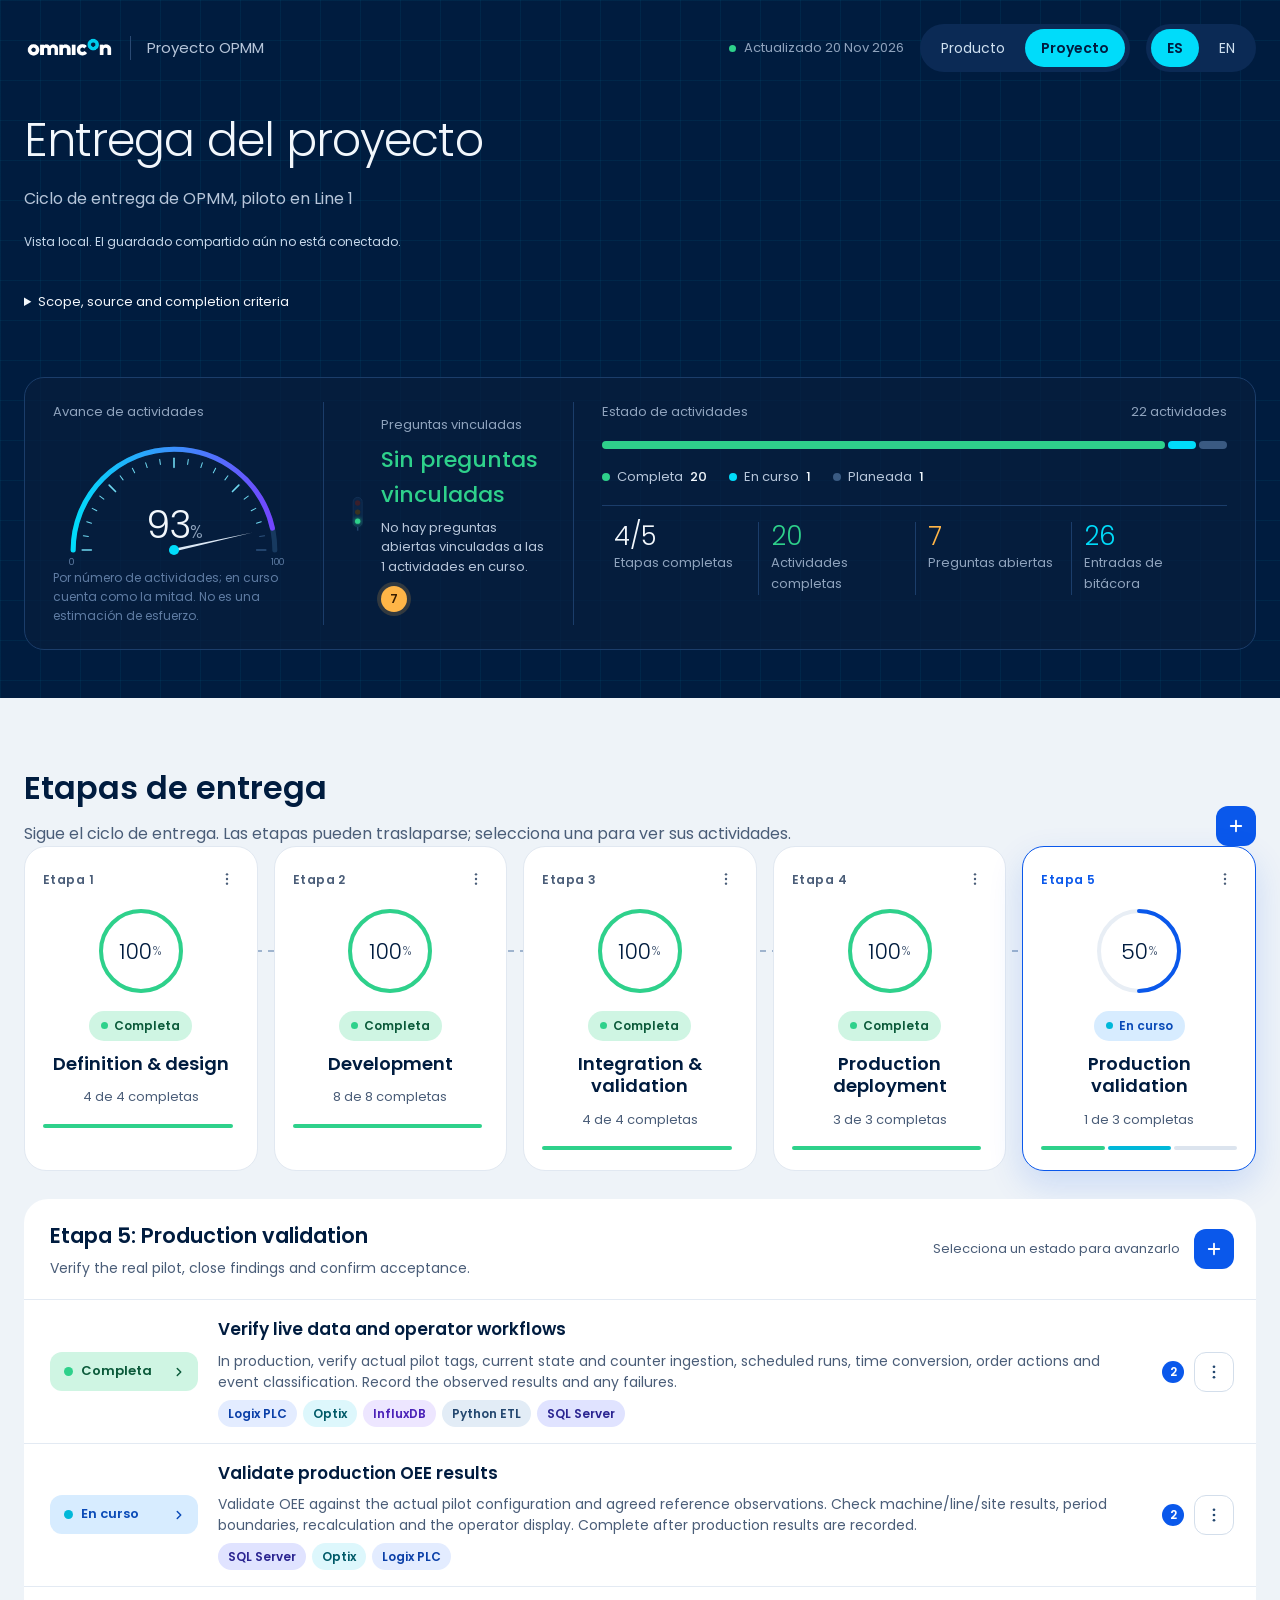
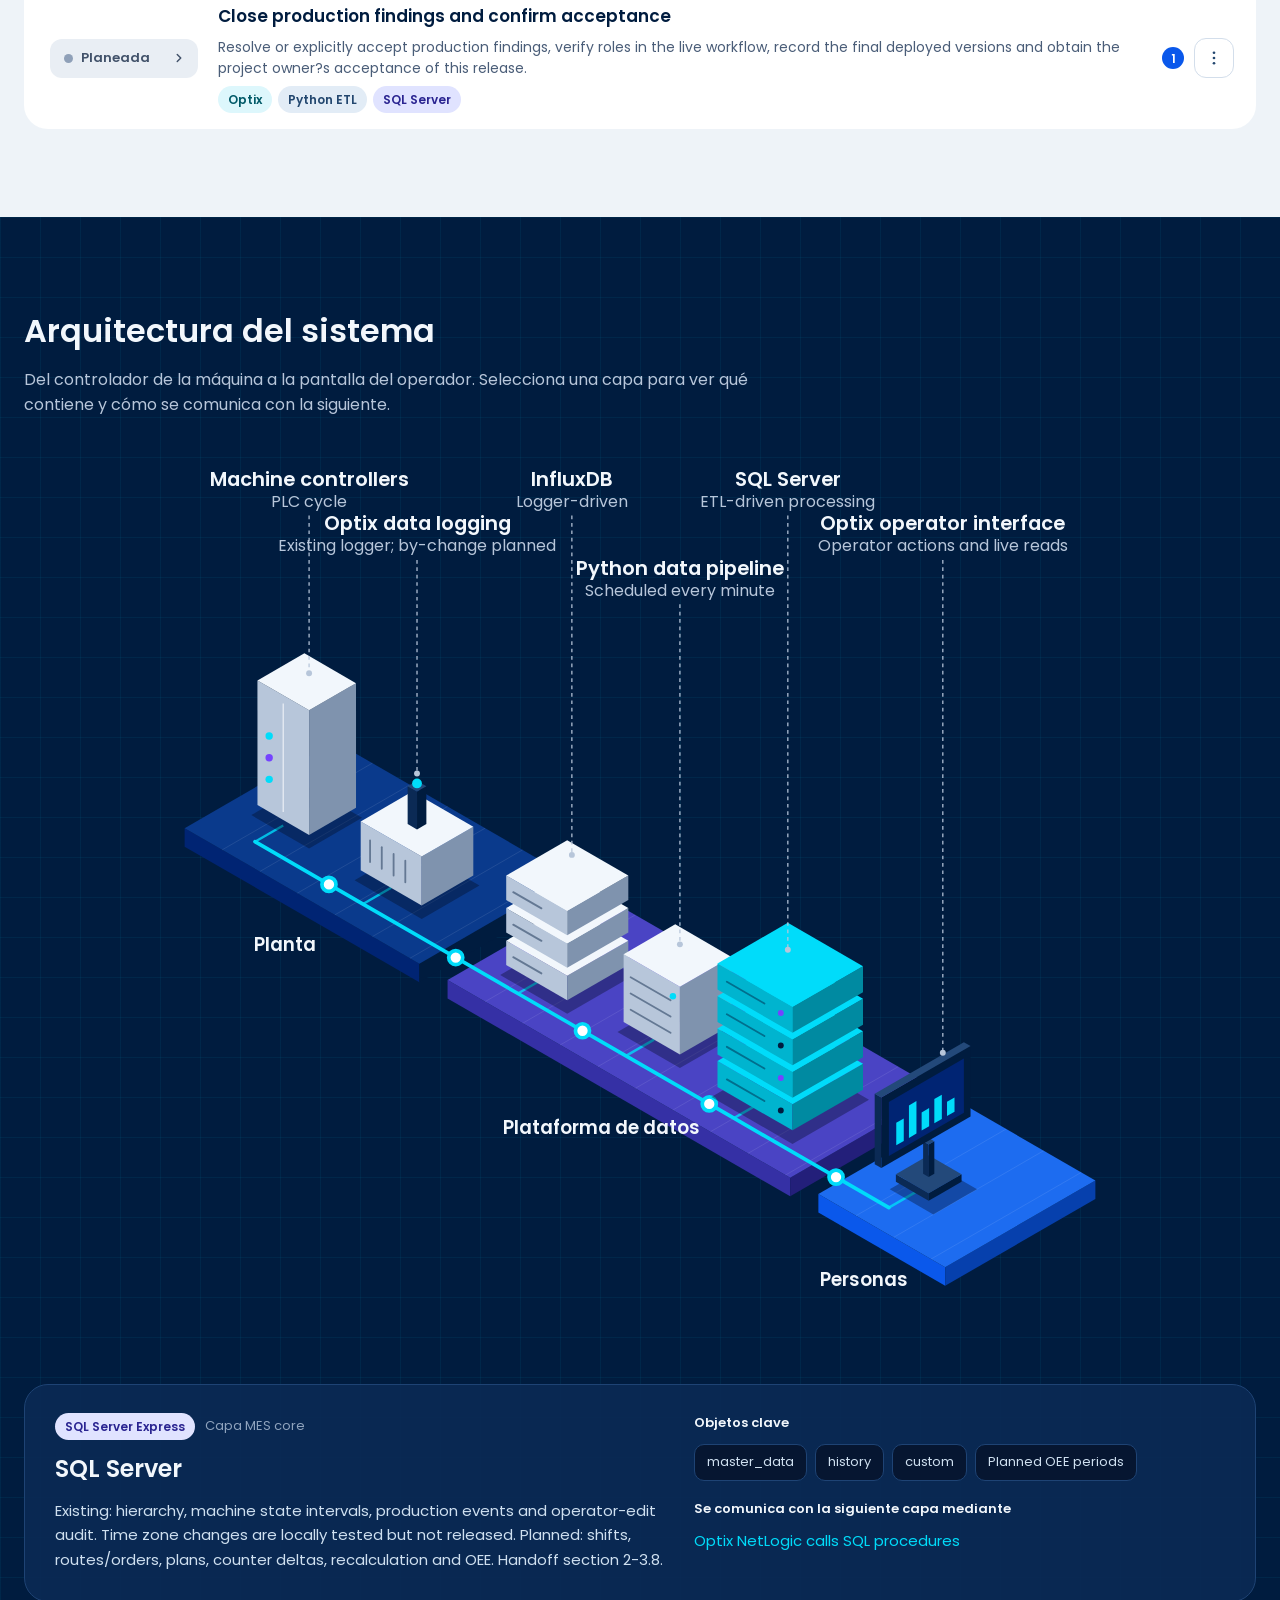
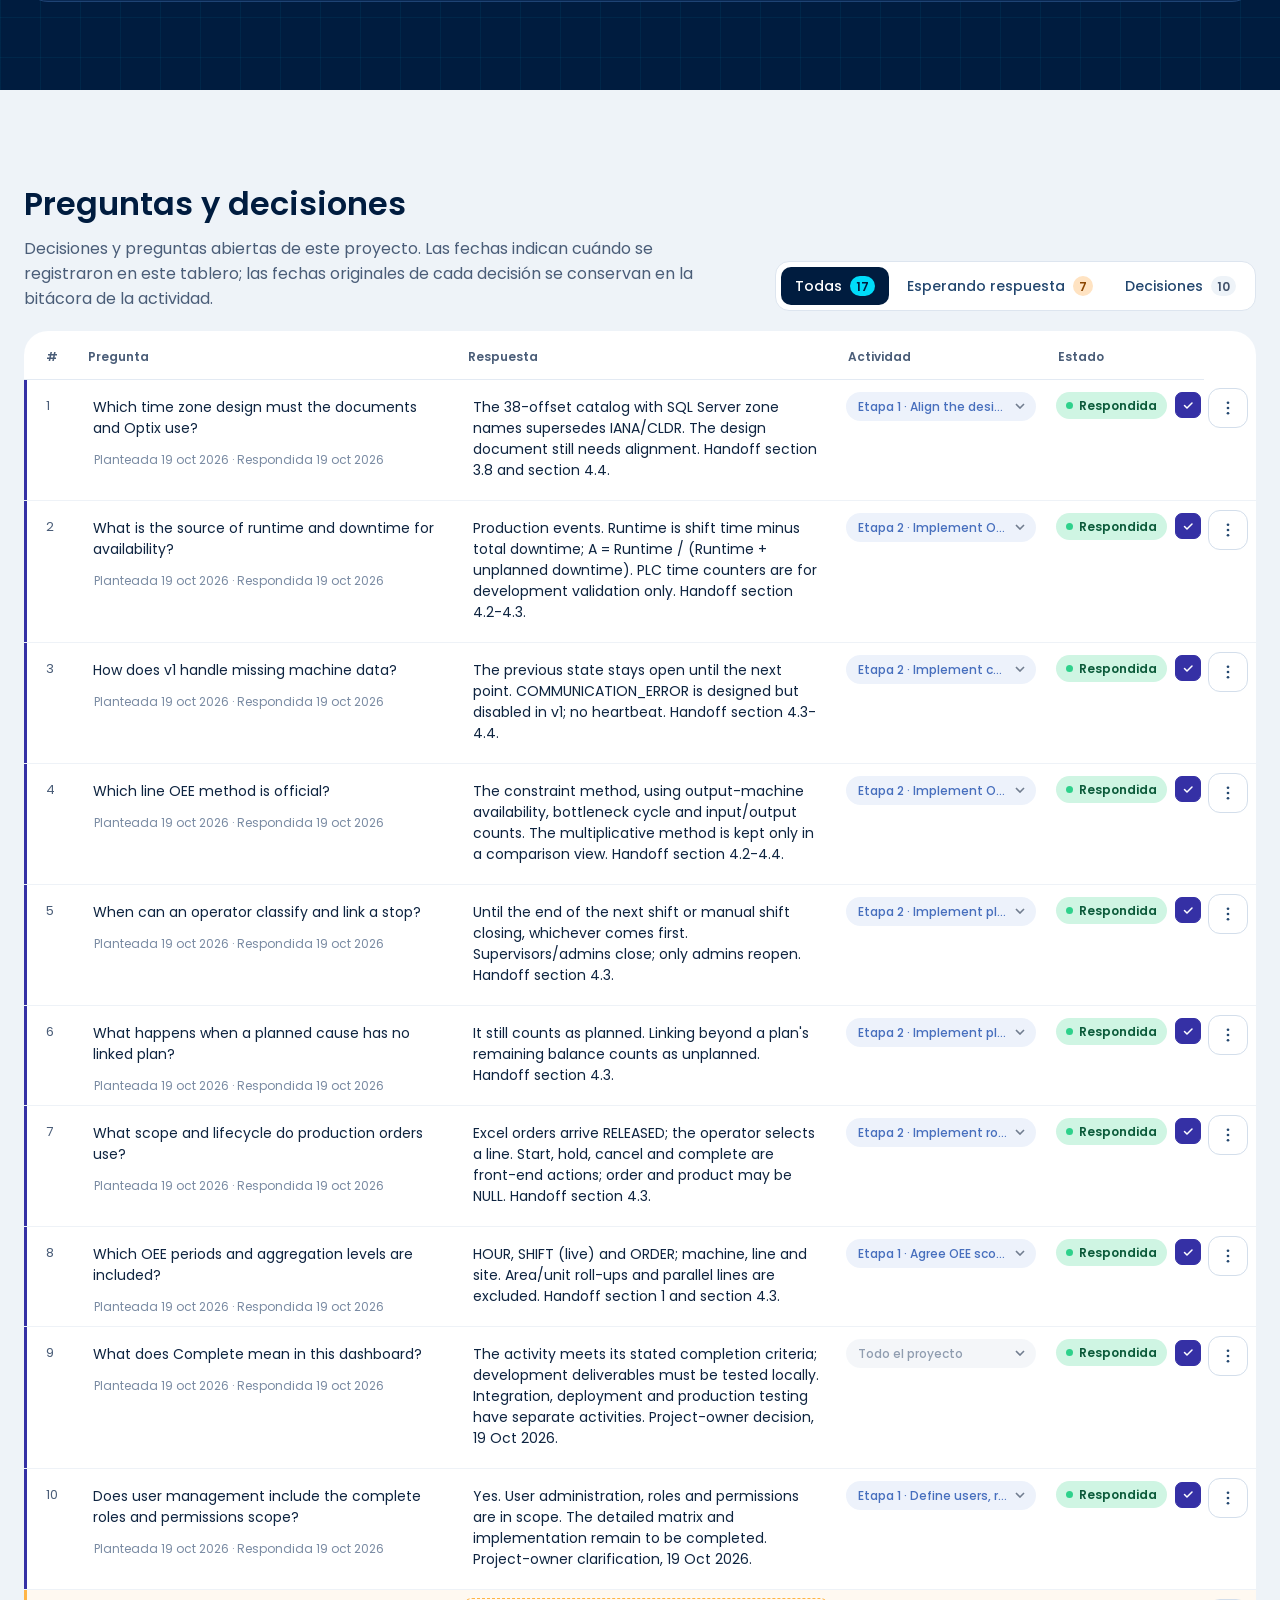
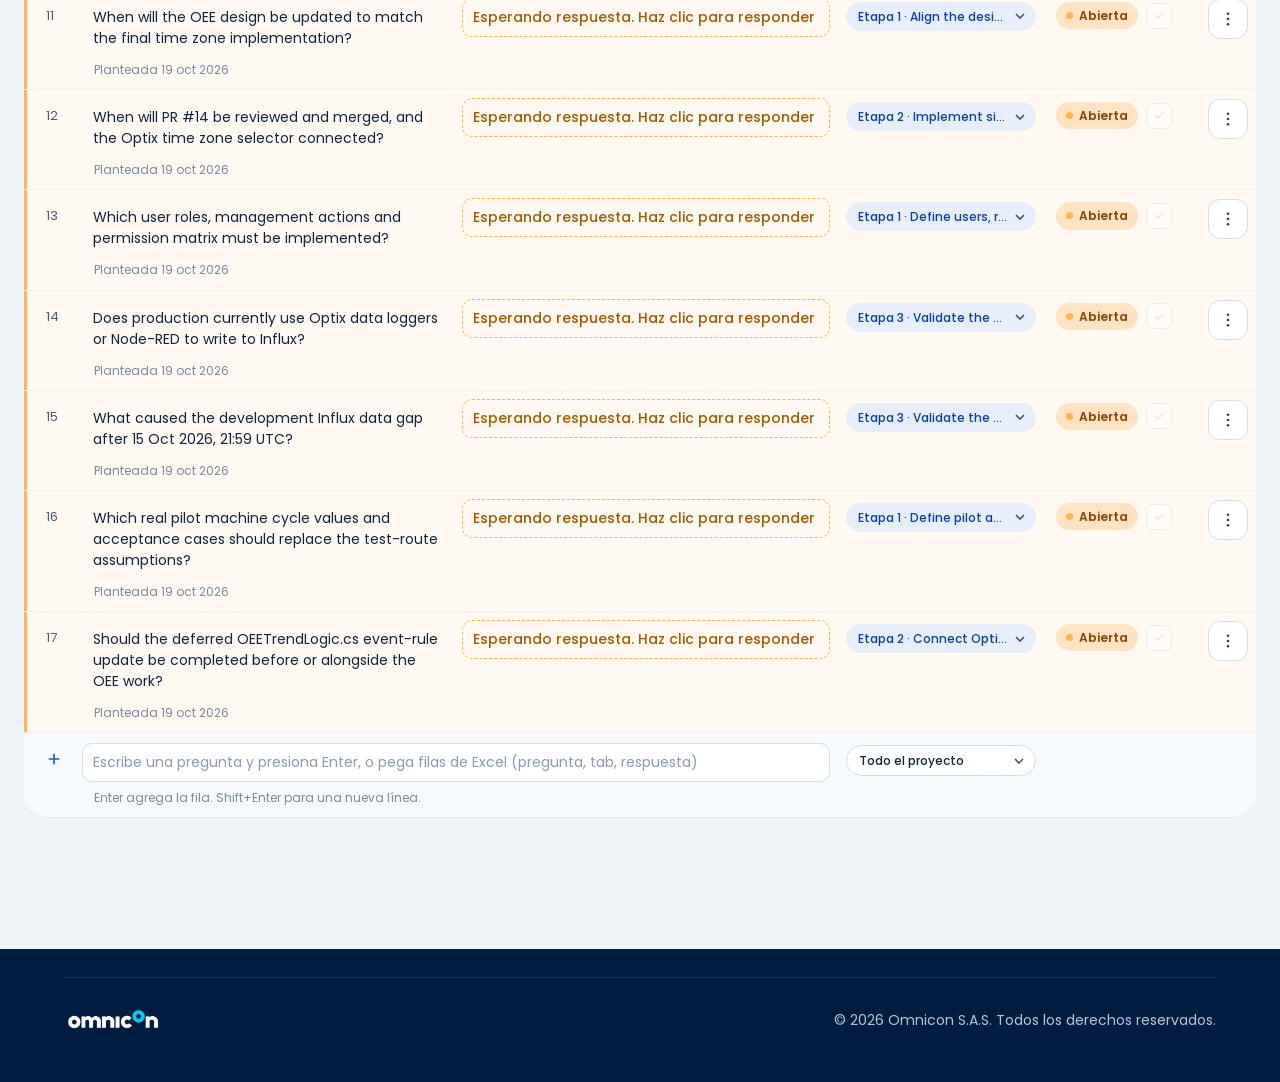
<file: es/products/mes/project/index.html>
<!DOCTYPE html><html lang="es"><head><meta charset="utf-8"><meta name="viewport" content="width=device-width, initial-scale=1"><title>OPMM: project delivery</title><meta name="robots" content="noindex,nofollow"><style>@font-face{font-family:'Poppins';font-style:normal;font-weight:300;font-display:swap;src:url('../../../../brand/fonts/poppins/Poppins-Light.woff2') format('woff2')}@font-face{font-family:'Poppins';font-style:normal;font-weight:400;font-display:swap;src:url('../../../../brand/fonts/poppins/Poppins-Regular.woff2') format('woff2')}@font-face{font-family:'Poppins';font-style:normal;font-weight:500;font-display:swap;src:url('../../../../brand/fonts/poppins/Poppins-Medium.woff2') format('woff2')}@font-face{font-family:'Poppins';font-style:normal;font-weight:600;font-display:swap;src:url('../../../../brand/fonts/poppins/Poppins-SemiBold.woff2') format('woff2')}</style><link rel="stylesheet" href="../../../../assets/text.SRJlfve0.css"><link rel="stylesheet" href="../../../../assets/ProjectAccess.BnZX4wZ9.css"><link rel="stylesheet" href="../../../../assets/ProjectPage.BhGQ6Mrc.css"><link rel="stylesheet" href="../../../../assets/routes.Ch2uojh8.css"></head><body><a class="skip-link" href="#main">Ir al contenido</a><div data-project-content data-astro-cid-4qnrviu5><div class="pb" data-board><header class="pb-top grid-bg"><div class="pb-wrap"><div class="pb-bar"><div class="pb-brand"><a href="../../../../es/index.html" aria-label="Inicio de Omnicon Productos" class="pb-logo"><img src="../../../../brand/logo/omnicon-white.png" alt="Omnicon" height="26"></a><span class="pb-sep-v" aria-hidden="true"></span><span class="pb-kicker">Proyecto OPMM</span></div><div class="pb-bar-right"><span class="pb-synced"><i aria-hidden="true"></i><span data-project-synced>Actualizado 20 Nov 2026</span></span><nav class="pb-views" aria-label="Vistas"><a href="../../../../es/products/mes/index.html">Producto</a><a href="../../../../es/products/mes/project/index.html" aria-current="page">Proyecto</a></nav><nav class="pb-views pb-lang" aria-label="Idioma"><a aria-current="true">ES</a><a href="../../../../products/mes/project/index.html" hreflang="en">EN</a></nav></div></div><div class="pb-title"><h1>Entrega del proyecto</h1><p data-project-subtitle>Ciclo de entrega de OPMM, piloto en Line 1</p><p class="pb-storage-status" role="status" aria-live="polite" data-storage-status>Vista local. El guardado compartido aún no está conectado.</p></div><details class="pb-project-context" data-project-context><summary data-project-context-label>Scope, source and completion criteria</summary><p data-project-source>Source of truth: OPMM project handoff, 19 Oct 2026. Excel tasks map the current scope; owner clarifications add full users/roles and the delivery lifecycle.</p><p data-project-baseline>Existing baseline: machine state/event pipeline corrected and deployed on 9 Oct; database documentation and versioned deployment process established. The stages below track the OEE extension and its delivery.</p><p data-project-completion>Complete means the activity meets its stated completion criteria. Development requires local tests; integration, deployment and production validation are separate. Planned means mapped work without a completed implementation.</p></details><div class="pb-head-cluster" data-region="cluster">
<div class="pb-cluster">
  <div class="pb-gauge">
    <span class="pb-label">Avance de actividades</span>
    <div class="pb-gauge-dial">
      <svg width="100%" viewBox="0 0 240 140" role="img" aria-label="Indicador en 93 por ciento completado">
        <defs><linearGradient id="pb-arc" x1="0" x2="1" y1="0" y2="0"><stop offset="0" stop-color="#00DCFA"></stop><stop offset="1" stop-color="#7543FF"></stop></linearGradient></defs>
        <path d="M20 124 A100 100 0 0 1 220 124" fill="none" stroke="#17395F" stroke-width="5" stroke-linecap="round"></path>
        <path d="M20 124 A100 100 0 0 1 220 124" fill="none" stroke="url(#pb-arc)" stroke-width="5" stroke-linecap="round" pathLength="100" stroke-dasharray="93 100"></path>
        <line x1="38.0" y1="124.0" x2="29.0" y2="124.0" stroke="#6FD8F0" stroke-width="1.6" stroke-linecap="round"></line><line x1="35.1" y1="110.5" x2="30.1" y2="109.8" stroke="#6FD8F0" stroke-width="1" stroke-linecap="round"></line><line x1="38.2" y1="97.4" x2="33.5" y2="95.9" stroke="#6FD8F0" stroke-width="1" stroke-linecap="round"></line><line x1="43.4" y1="85.0" x2="38.9" y2="82.7" stroke="#6FD8F0" stroke-width="1" stroke-linecap="round"></line><line x1="50.4" y1="73.5" x2="46.4" y2="70.5" stroke="#6FD8F0" stroke-width="1" stroke-linecap="round"></line><line x1="62.0" y1="66.0" x2="55.7" y2="59.7" stroke="#6FD8F0" stroke-width="1.6" stroke-linecap="round"></line><line x1="69.5" y1="54.4" x2="66.5" y2="50.4" stroke="#6FD8F0" stroke-width="1" stroke-linecap="round"></line><line x1="81.0" y1="47.4" x2="78.7" y2="42.9" stroke="#6FD8F0" stroke-width="1" stroke-linecap="round"></line><line x1="93.4" y1="42.2" x2="91.9" y2="37.5" stroke="#6FD8F0" stroke-width="1" stroke-linecap="round"></line><line x1="106.5" y1="39.1" x2="105.8" y2="34.1" stroke="#6FD8F0" stroke-width="1" stroke-linecap="round"></line><line x1="120.0" y1="42.0" x2="120.0" y2="33.0" stroke="#6FD8F0" stroke-width="1.6" stroke-linecap="round"></line><line x1="133.5" y1="39.1" x2="134.2" y2="34.1" stroke="#6FD8F0" stroke-width="1" stroke-linecap="round"></line><line x1="146.6" y1="42.2" x2="148.1" y2="37.5" stroke="#6FD8F0" stroke-width="1" stroke-linecap="round"></line><line x1="159.0" y1="47.4" x2="161.3" y2="42.9" stroke="#6FD8F0" stroke-width="1" stroke-linecap="round"></line><line x1="170.5" y1="54.4" x2="173.5" y2="50.4" stroke="#6FD8F0" stroke-width="1" stroke-linecap="round"></line><line x1="178.0" y1="66.0" x2="184.3" y2="59.7" stroke="#6FD8F0" stroke-width="1.6" stroke-linecap="round"></line><line x1="189.6" y1="73.5" x2="193.6" y2="70.5" stroke="#6FD8F0" stroke-width="1" stroke-linecap="round"></line><line x1="196.6" y1="85.0" x2="201.1" y2="82.7" stroke="#6FD8F0" stroke-width="1" stroke-linecap="round"></line><line x1="201.8" y1="97.4" x2="206.5" y2="95.9" stroke="#6FD8F0" stroke-width="1" stroke-linecap="round"></line><line x1="204.9" y1="110.5" x2="209.9" y2="109.8" stroke="#2D527D" stroke-width="1" stroke-linecap="round"></line><line x1="202.0" y1="124.0" x2="211.0" y2="124.0" stroke="#2D527D" stroke-width="1.6" stroke-linecap="round"></line>
        <text x="16" y="139" fill="#5F7CA3" font-size="9">0</text>
        <text x="216" y="139" fill="#5F7CA3" font-size="9">100</text>
        <g transform="rotate(167.4 120 124)"><path d="M120 122.6 L40 124 L120 125.4 Z" fill="#DCE8F5"></path></g>
        <circle cx="120" cy="124" r="5" fill="#00DCFA"></circle>
      </svg>
      <div class="pb-gauge-value"><span class="num">93<span class="pb-unit">%</span></span></div>
    </div>
    <span class="pb-note">Por número de actividades; en curso cuenta como la mitad. No es una estimación de esfuerzo.</span>
  </div>
  <div class="pb-tower">
    <svg width="30" height="92" viewBox="0 0 30 92" role="img" aria-label="Torre de señales mostrando Sin preguntas vinculadas">
      <rect x="3" y="2" width="24" height="78" rx="12" fill="#0B2547" stroke="#24476F"></rect>
      <circle cx="15" cy="17" r="7" fill="#3A1F2B" style="filter:none"></circle>
      <circle cx="15" cy="41" r="7" fill="#3A3320" style="filter:none"></circle>
      <circle cx="15" cy="65" r="7" fill="#2ED18B" style="filter:drop-shadow(0 0 6px #2ED18B)"></circle>
      <rect x="13" y="80" width="4" height="10" fill="#24476F"></rect>
    </svg>
    <div class="pb-tower-text">
      <span class="pb-label">Preguntas vinculadas</span>
      <span class="pb-health" style="color:#2ED18B">Sin preguntas vinculadas</span>
      <span class="pb-reason">No hay preguntas abiertas vinculadas a las 1 actividades en curso.</span>
      <button type="button" class="pb-wait tip" data-tip="preguntas esperando respuesta" aria-label="7 preguntas esperando respuesta" data-act="waiting"><span class="pb-wait-count num">7</span></button>
    </div>
  </div>
  <div class="pb-mix">
    <div class="pb-mix-head"><span class="pb-label">Estado de actividades</span><span class="num pb-label">22 actividades</span></div>
    <div class="pb-mix-bar" role="img" aria-label="20 completas, 1 en curso, 1 planeadas">
      <div style="flex:20 1 0;background:#2ED18B"></div>
      <div style="flex:1 1 0;background:#00DCFA"></div>
      <div style="flex:1 1 0;background:#3A5A82"></div>
    </div>
    <div class="pb-legend">
      <span><i style="background:#2ED18B"></i>Completa <b class="num">20</b></span>
      <span><i style="background:#00DCFA"></i>En curso <b class="num">1</b></span>
      <span><i style="background:#3A5A82"></i>Planeada <b class="num">1</b></span>
    </div>
    <div class="pb-readouts">
      <div class="pb-readout" style=""><span class="num" style="color:#F2F7FC">4/5</span><span class="pb-label">Etapas completas</span></div><div class="pb-readout" style="border-left:1px solid #1B3D6A"><span class="num" style="color:#2ED18B">20</span><span class="pb-label">Actividades completas</span></div><div class="pb-readout" style="border-left:1px solid #1B3D6A"><span class="num" style="color:#FFB547">7</span><span class="pb-label">Preguntas abiertas</span></div><div class="pb-readout" style="border-left:1px solid #1B3D6A"><span class="num" style="color:#00DCFA">26</span><span class="pb-label">Entradas de bitácora</span></div>
    </div>
  </div>
</div></div></div></header><main id="main" class="pb-main"><div class="pb-wrap"><section class="pb-block-section"><div data-region="phases">
<div class="pb-head-row">
  <div class="pb-head-copy">
    <h2>Etapas de entrega</h2>
    <p>Sigue el ciclo de entrega. Las etapas pueden traslaparse; selecciona una para ver sus actividades.</p>
  </div>
  <button type="button" class="pb-add tip" data-tip="Agregar etapa" aria-label="Agregar etapa" data-act="phase-add"><svg width="18" height="18" viewBox="0 0 24 24" aria-hidden="true" fill="none" stroke="currentColor" stroke-width="2.4" stroke-linecap="round" stroke-linejoin="round"><path d="M12 5v14M5 12h14"></path></svg></button>
</div>
<div class="pb-phase-row">
<div class="pb-phase">
  <div class="pb-phase-top">
    <span class="pb-phase-no">Etapa 1</span>
    <button type="button" class="pb-icon tip" data-tip="Acciones de la etapa" data-act="phase-menu" data-id="design" aria-label="Acciones para la etapa Definition &amp; design" aria-haspopup="menu" aria-expanded="false"><svg width="16" height="16" viewBox="0 0 24 24" aria-hidden="true"><circle cx="12" cy="5" r="1.8" fill="currentColor"></circle><circle cx="12" cy="12" r="1.8" fill="currentColor"></circle><circle cx="12" cy="19" r="1.8" fill="currentColor"></circle></svg></button>
  </div>
  <button type="button" class="pb-phase-pick" data-act="phase-pick" data-id="design" aria-pressed="false" aria-label="Mostrar actividades de la etapa 1, Definition &amp; design">
    <span class="pb-ring"><svg width="96" height="96" viewBox="0 0 96 96" aria-hidden="true"><g transform="rotate(-90 48 48)"><circle cx="48" cy="48" r="40" fill="#FFFFFF" stroke="#E8EEF5" stroke-width="4"></circle><circle cx="48" cy="48" r="40" fill="none" stroke="#2ED18B" stroke-width="4" stroke-linecap="round" pathLength="100" stroke-dasharray="100 100"></circle></g></svg><span class="num pb-ring-value">100<span>%</span></span></span>
    <span class="pb-status-pill" style="background:#CFF5E3;color:#0B5A3A"><i style="background:#2ED18B"></i>Completa</span>
    <span class="pb-phase-name">Definition &amp; design</span>
    <span class="pb-phase-count">4 de 4 completas</span>
    <span class="pb-segments" aria-hidden="true"><span style="flex:4 1 0;background:#2ED18B"></span><span style="flex:0 1 0;background:#00B8D9"></span><span style="flex:0 1 0;background:#DCE4EE"></span></span>
  </button>
  
</div>
<div class="pb-phase">
  <div class="pb-phase-top">
    <span class="pb-phase-no">Etapa 2</span>
    <button type="button" class="pb-icon tip" data-tip="Acciones de la etapa" data-act="phase-menu" data-id="development" aria-label="Acciones para la etapa Development" aria-haspopup="menu" aria-expanded="false"><svg width="16" height="16" viewBox="0 0 24 24" aria-hidden="true"><circle cx="12" cy="5" r="1.8" fill="currentColor"></circle><circle cx="12" cy="12" r="1.8" fill="currentColor"></circle><circle cx="12" cy="19" r="1.8" fill="currentColor"></circle></svg></button>
  </div>
  <button type="button" class="pb-phase-pick" data-act="phase-pick" data-id="development" aria-pressed="false" aria-label="Mostrar actividades de la etapa 2, Development">
    <span class="pb-ring"><svg width="96" height="96" viewBox="0 0 96 96" aria-hidden="true"><g transform="rotate(-90 48 48)"><circle cx="48" cy="48" r="40" fill="#FFFFFF" stroke="#E8EEF5" stroke-width="4"></circle><circle cx="48" cy="48" r="40" fill="none" stroke="#2ED18B" stroke-width="4" stroke-linecap="round" pathLength="100" stroke-dasharray="100 100"></circle></g></svg><span class="num pb-ring-value">100<span>%</span></span></span>
    <span class="pb-status-pill" style="background:#CFF5E3;color:#0B5A3A"><i style="background:#2ED18B"></i>Completa</span>
    <span class="pb-phase-name">Development</span>
    <span class="pb-phase-count">8 de 8 completas</span>
    <span class="pb-segments" aria-hidden="true"><span style="flex:8 1 0;background:#2ED18B"></span><span style="flex:0 1 0;background:#00B8D9"></span><span style="flex:0 1 0;background:#DCE4EE"></span></span>
  </button>
  
</div>
<div class="pb-phase">
  <div class="pb-phase-top">
    <span class="pb-phase-no">Etapa 3</span>
    <button type="button" class="pb-icon tip" data-tip="Acciones de la etapa" data-act="phase-menu" data-id="integration" aria-label="Acciones para la etapa Integration &amp; validation" aria-haspopup="menu" aria-expanded="false"><svg width="16" height="16" viewBox="0 0 24 24" aria-hidden="true"><circle cx="12" cy="5" r="1.8" fill="currentColor"></circle><circle cx="12" cy="12" r="1.8" fill="currentColor"></circle><circle cx="12" cy="19" r="1.8" fill="currentColor"></circle></svg></button>
  </div>
  <button type="button" class="pb-phase-pick" data-act="phase-pick" data-id="integration" aria-pressed="false" aria-label="Mostrar actividades de la etapa 3, Integration &amp; validation">
    <span class="pb-ring"><svg width="96" height="96" viewBox="0 0 96 96" aria-hidden="true"><g transform="rotate(-90 48 48)"><circle cx="48" cy="48" r="40" fill="#FFFFFF" stroke="#E8EEF5" stroke-width="4"></circle><circle cx="48" cy="48" r="40" fill="none" stroke="#2ED18B" stroke-width="4" stroke-linecap="round" pathLength="100" stroke-dasharray="100 100"></circle></g></svg><span class="num pb-ring-value">100<span>%</span></span></span>
    <span class="pb-status-pill" style="background:#CFF5E3;color:#0B5A3A"><i style="background:#2ED18B"></i>Completa</span>
    <span class="pb-phase-name">Integration &amp; validation</span>
    <span class="pb-phase-count">4 de 4 completas</span>
    <span class="pb-segments" aria-hidden="true"><span style="flex:4 1 0;background:#2ED18B"></span><span style="flex:0 1 0;background:#00B8D9"></span><span style="flex:0 1 0;background:#DCE4EE"></span></span>
  </button>
  
</div>
<div class="pb-phase">
  <div class="pb-phase-top">
    <span class="pb-phase-no">Etapa 4</span>
    <button type="button" class="pb-icon tip" data-tip="Acciones de la etapa" data-act="phase-menu" data-id="deployment" aria-label="Acciones para la etapa Production deployment" aria-haspopup="menu" aria-expanded="false"><svg width="16" height="16" viewBox="0 0 24 24" aria-hidden="true"><circle cx="12" cy="5" r="1.8" fill="currentColor"></circle><circle cx="12" cy="12" r="1.8" fill="currentColor"></circle><circle cx="12" cy="19" r="1.8" fill="currentColor"></circle></svg></button>
  </div>
  <button type="button" class="pb-phase-pick" data-act="phase-pick" data-id="deployment" aria-pressed="false" aria-label="Mostrar actividades de la etapa 4, Production deployment">
    <span class="pb-ring"><svg width="96" height="96" viewBox="0 0 96 96" aria-hidden="true"><g transform="rotate(-90 48 48)"><circle cx="48" cy="48" r="40" fill="#FFFFFF" stroke="#E8EEF5" stroke-width="4"></circle><circle cx="48" cy="48" r="40" fill="none" stroke="#2ED18B" stroke-width="4" stroke-linecap="round" pathLength="100" stroke-dasharray="100 100"></circle></g></svg><span class="num pb-ring-value">100<span>%</span></span></span>
    <span class="pb-status-pill" style="background:#CFF5E3;color:#0B5A3A"><i style="background:#2ED18B"></i>Completa</span>
    <span class="pb-phase-name">Production deployment</span>
    <span class="pb-phase-count">3 de 3 completas</span>
    <span class="pb-segments" aria-hidden="true"><span style="flex:3 1 0;background:#2ED18B"></span><span style="flex:0 1 0;background:#00B8D9"></span><span style="flex:0 1 0;background:#DCE4EE"></span></span>
  </button>
  
</div>
<div class="pb-phase is-on">
  <div class="pb-phase-top">
    <span class="pb-phase-no">Etapa 5</span>
    <button type="button" class="pb-icon tip" data-tip="Acciones de la etapa" data-act="phase-menu" data-id="production" aria-label="Acciones para la etapa Production validation" aria-haspopup="menu" aria-expanded="false"><svg width="16" height="16" viewBox="0 0 24 24" aria-hidden="true"><circle cx="12" cy="5" r="1.8" fill="currentColor"></circle><circle cx="12" cy="12" r="1.8" fill="currentColor"></circle><circle cx="12" cy="19" r="1.8" fill="currentColor"></circle></svg></button>
  </div>
  <button type="button" class="pb-phase-pick" data-act="phase-pick" data-id="production" aria-pressed="true" aria-label="Mostrar actividades de la etapa 5, Production validation">
    <span class="pb-ring"><svg width="96" height="96" viewBox="0 0 96 96" aria-hidden="true"><g transform="rotate(-90 48 48)"><circle cx="48" cy="48" r="40" fill="#FFFFFF" stroke="#E8EEF5" stroke-width="4"></circle><circle cx="48" cy="48" r="40" fill="none" stroke="#0A58EB" stroke-width="4" stroke-linecap="round" pathLength="100" stroke-dasharray="50 100"></circle></g></svg><span class="num pb-ring-value">50<span>%</span></span></span>
    <span class="pb-status-pill" style="background:#D7ECFF;color:#0A4BB8"><i style="background:#00B8D9"></i>En curso</span>
    <span class="pb-phase-name">Production validation</span>
    <span class="pb-phase-count">1 de 3 completas</span>
    <span class="pb-segments" aria-hidden="true"><span style="flex:1 1 0;background:#2ED18B"></span><span style="flex:1 1 0;background:#00B8D9"></span><span style="flex:1 1 0;background:#DCE4EE"></span></span>
  </button>
  
</div></div></div><div data-region="activities">
<section class="pb-acts" aria-label="Actividades en Production validation">
  <div class="pb-acts-head">
    <div class="pb-acts-copy">
      <h3>Etapa 5: Production validation</h3>
      <span>Verify the real pilot, close findings and confirm acceptance.</span>
    </div>
    <div class="pb-acts-tools">
      <span class="pb-hint">Selecciona un estado para avanzarlo</span>
      <button type="button" class="pb-add tip" data-tip="Agregar actividad" aria-label="Agregar actividad" data-act="act-add"><svg width="18" height="18" viewBox="0 0 24 24" aria-hidden="true" fill="none" stroke="currentColor" stroke-width="2.4" stroke-linecap="round" stroke-linejoin="round"><path d="M12 5v14M5 12h14"></path></svg></button>
    </div>
  </div>
  
<div class="pb-act">
  <button type="button" class="pb-cycle" data-act="act-cycle" data-id="prod-flow" aria-label="Estado Completa. Selecciona para cambiar a Planeada" style="background:#CFF5E3;color:#0B5A3A">
    <span><i style="background:#2ED18B"></i>Completa</span><svg width="14" height="14" viewBox="0 0 24 24" aria-hidden="true" fill="none" stroke="currentColor" stroke-width="2.5" stroke-linecap="round" stroke-linejoin="round"><path d="M9 6l6 6-6 6"></path></svg>
  </button>
  <div class="pb-act-body">
    <span class="pb-act-name">Verify live data and operator workflows</span>
    <span class="pb-act-def">In production, verify actual pilot tags, current state and counter ingestion, scheduled runs, time conversion, order actions and event classification. Record the observed results and any failures.</span>
    <span class="pb-chips"><span class="pb-sys" style="background:#E3ECFF;color:#0A3FA8">Logix PLC</span><span class="pb-sys" style="background:#DDF7FC;color:#005A68">Optix</span><span class="pb-sys" style="background:#EDE6FF;color:#4B22B8">InfluxDB</span><span class="pb-sys" style="background:#E2ECF6;color:#23476F">Python ETL</span><span class="pb-sys" style="background:#E0E3FF;color:#2A2491">SQL Server</span></span>
  </div>
  <div class="pb-act-end">
    <span class="pb-log-count num" role="img" aria-label="2 entradas de bitácora">2</span>
    <button type="button" class="pb-kebab tip" data-tip="Acciones" data-act="act-menu" data-id="prod-flow" aria-label="Acciones para Verify live data and operator workflows" aria-haspopup="menu" aria-expanded="false"><svg width="18" height="18" viewBox="0 0 24 24" aria-hidden="true"><circle cx="12" cy="5" r="1.8" fill="currentColor"></circle><circle cx="12" cy="12" r="1.8" fill="currentColor"></circle><circle cx="12" cy="19" r="1.8" fill="currentColor"></circle></svg></button>
  </div>
  
</div>
<div class="pb-act">
  <button type="button" class="pb-cycle" data-act="act-cycle" data-id="prod-oee" aria-label="Estado En curso. Selecciona para cambiar a Completa" style="background:#D7ECFF;color:#0A4BB8">
    <span><i style="background:#00B8D9"></i>En curso</span><svg width="14" height="14" viewBox="0 0 24 24" aria-hidden="true" fill="none" stroke="currentColor" stroke-width="2.5" stroke-linecap="round" stroke-linejoin="round"><path d="M9 6l6 6-6 6"></path></svg>
  </button>
  <div class="pb-act-body">
    <span class="pb-act-name">Validate production OEE results</span>
    <span class="pb-act-def">Validate OEE against the actual pilot configuration and agreed reference observations. Check machine/line/site results, period boundaries, recalculation and the operator display. Complete after production results are recorded.</span>
    <span class="pb-chips"><span class="pb-sys" style="background:#E0E3FF;color:#2A2491">SQL Server</span><span class="pb-sys" style="background:#DDF7FC;color:#005A68">Optix</span><span class="pb-sys" style="background:#E3ECFF;color:#0A3FA8">Logix PLC</span></span>
  </div>
  <div class="pb-act-end">
    <span class="pb-log-count num" role="img" aria-label="2 entradas de bitácora">2</span>
    <button type="button" class="pb-kebab tip" data-tip="Acciones" data-act="act-menu" data-id="prod-oee" aria-label="Acciones para Validate production OEE results" aria-haspopup="menu" aria-expanded="false"><svg width="18" height="18" viewBox="0 0 24 24" aria-hidden="true"><circle cx="12" cy="5" r="1.8" fill="currentColor"></circle><circle cx="12" cy="12" r="1.8" fill="currentColor"></circle><circle cx="12" cy="19" r="1.8" fill="currentColor"></circle></svg></button>
  </div>
  
</div>
<div class="pb-act">
  <button type="button" class="pb-cycle" data-act="act-cycle" data-id="prod-close" aria-label="Estado Planeada. Selecciona para cambiar a En curso" style="background:#E9EEF4;color:#42526A">
    <span><i style="background:#8FA0B8"></i>Planeada</span><svg width="14" height="14" viewBox="0 0 24 24" aria-hidden="true" fill="none" stroke="currentColor" stroke-width="2.5" stroke-linecap="round" stroke-linejoin="round"><path d="M9 6l6 6-6 6"></path></svg>
  </button>
  <div class="pb-act-body">
    <span class="pb-act-name">Close production findings and confirm acceptance</span>
    <span class="pb-act-def">Resolve or explicitly accept production findings, verify roles in the live workflow, record the final deployed versions and obtain the project owner?s acceptance of this release.</span>
    <span class="pb-chips"><span class="pb-sys" style="background:#DDF7FC;color:#005A68">Optix</span><span class="pb-sys" style="background:#E2ECF6;color:#23476F">Python ETL</span><span class="pb-sys" style="background:#E0E3FF;color:#2A2491">SQL Server</span></span>
  </div>
  <div class="pb-act-end">
    <span class="pb-log-count num" role="img" aria-label="1 entrada de bitácora">1</span>
    <button type="button" class="pb-kebab tip" data-tip="Acciones" data-act="act-menu" data-id="prod-close" aria-label="Acciones para Close production findings and confirm acceptance" aria-haspopup="menu" aria-expanded="false"><svg width="18" height="18" viewBox="0 0 24 24" aria-hidden="true"><circle cx="12" cy="5" r="1.8" fill="currentColor"></circle><circle cx="12" cy="12" r="1.8" fill="currentColor"></circle><circle cx="12" cy="19" r="1.8" fill="currentColor"></circle></svg></button>
  </div>
  
</div>
</section></div></section></div><section class="pb-arch grid-bg"><div class="pb-wrap" data-region="arch">
<div class="pb-arch-head">
  <h2>Arquitectura del sistema</h2>
  <p>Del controlador de la máquina a la pantalla del operador. Selecciona una capa para ver qué contiene y cómo se comunica con la siguiente.</p>
</div>
<div class="pb-arch-stage"><svg class="iso" viewBox="0 -233.3 1000 732.3" role="group" aria-label="Arquitectura del sistema"><g><g><polygon class="z" points="130.4,85.4 320.9,195.4 320.9,180.4 130.4,70.4" fill="#002473"/><polygon class="z" points="442.8,125.0 320.9,195.4 320.9,180.4 442.8,110.0" fill="#001c3f"/><polygon class="z" points="252.3,0.0 442.8,110.0 320.9,180.4 130.4,70.4" fill="#0a3a8c"/><line class="iso-grid" x1="282.8" y1="17.6" x2="160.9" y2="88.0"/><line class="iso-grid" x1="313.3" y1="35.2" x2="191.4" y2="105.6"/><line class="iso-grid" x1="343.8" y1="52.8" x2="221.8" y2="123.2"/><line class="iso-grid" x1="374.3" y1="70.4" x2="252.3" y2="140.8"/><line class="iso-grid" x1="404.7" y1="88.0" x2="282.8" y2="158.4"/><line class="iso-grid" x1="435.2" y1="105.6" x2="313.3" y2="176.0"/></g><g><polygon class="z" points="343.8,208.6 621.9,369.2 621.9,354.2 343.8,193.6" fill="#3530a5"/><polygon class="z" points="743.9,298.8 621.9,369.2 621.9,354.2 743.9,283.8" fill="#231f7a"/><polygon class="z" points="465.7,123.2 743.9,283.8 621.9,354.2 343.8,193.6" fill="#4a44c4"/><line class="iso-grid" x1="496.2" y1="140.8" x2="374.3" y2="211.2"/><line class="iso-grid" x1="526.7" y1="158.4" x2="404.7" y2="228.8"/><line class="iso-grid" x1="557.2" y1="176.0" x2="435.2" y2="246.4"/><line class="iso-grid" x1="587.6" y1="193.6" x2="465.7" y2="264.0"/><line class="iso-grid" x1="618.1" y1="211.2" x2="496.2" y2="281.6"/><line class="iso-grid" x1="648.6" y1="228.8" x2="526.7" y2="299.2"/><line class="iso-grid" x1="679.1" y1="246.4" x2="557.2" y2="316.8"/><line class="iso-grid" x1="709.6" y1="264.0" x2="587.6" y2="334.4"/><line class="iso-grid" x1="740.1" y1="281.6" x2="618.1" y2="352.0"/></g><g><polygon class="z" points="644.8,382.4 747.7,441.8 747.7,426.8 644.8,367.4" fill="#0a58eb"/><polygon class="z" points="869.6,371.4 747.7,441.8 747.7,426.8 869.6,356.4" fill="#0640ad"/><polygon class="z" points="766.7,297.0 869.6,356.4 747.7,426.8 644.8,367.4" fill="#1d6cf0"/><line class="iso-grid" x1="797.2" y1="314.6" x2="675.3" y2="385.0"/><line class="iso-grid" x1="827.7" y1="332.2" x2="705.8" y2="402.6"/><line class="iso-grid" x1="858.2" y1="349.8" x2="736.2" y2="420.2"/></g></g><g><line class="iso-stub" x1="210.4" y1="68.2" x2="187.5" y2="81.4"/><line class="iso-stub" x1="298.0" y1="118.8" x2="275.2" y2="132.0"/><line class="iso-stub" x1="423.8" y1="191.4" x2="400.9" y2="204.6"/><line class="iso-stub" x1="511.4" y1="242.0" x2="488.6" y2="255.2"/><line class="iso-stub" x1="599.1" y1="292.6" x2="576.2" y2="305.8"/><line class="iso-stub" x1="724.8" y1="365.2" x2="702.0" y2="378.4"/><path class="iso-route" d="M187.5 81.4 L275.2 132.0 L400.9 204.6 L488.6 255.2 L576.2 305.8 L702.0 378.4 "/><circle class="iso-pulse" r="5.7"><animateMotion dur="7s" repeatCount="indefinite" begin="-0s" path="M187.5 81.4 L275.2 132.0 L400.9 204.6 L488.6 255.2 L576.2 305.8 L702.0 378.4 "/></circle><circle class="iso-pulse" r="5.7"><animateMotion dur="7s" repeatCount="indefinite" begin="-1.4s" path="M187.5 81.4 L275.2 132.0 L400.9 204.6 L488.6 255.2 L576.2 305.8 L702.0 378.4 "/></circle><circle class="iso-pulse" r="5.7"><animateMotion dur="7s" repeatCount="indefinite" begin="-2.8s" path="M187.5 81.4 L275.2 132.0 L400.9 204.6 L488.6 255.2 L576.2 305.8 L702.0 378.4 "/></circle><circle class="iso-pulse" r="5.7"><animateMotion dur="7s" repeatCount="indefinite" begin="-4.199999999999999s" path="M187.5 81.4 L275.2 132.0 L400.9 204.6 L488.6 255.2 L576.2 305.8 L702.0 378.4 "/></circle><circle class="iso-pulse" r="5.7"><animateMotion dur="7s" repeatCount="indefinite" begin="-5.6s" path="M187.5 81.4 L275.2 132.0 L400.9 204.6 L488.6 255.2 L576.2 305.8 L702.0 378.4 "/></circle></g><g><g class="iso-node" tabindex="0" role="button" aria-pressed="false" aria-label="Machine controllers" data-act="node" data-id="field"><polygon class="iso-shadow" points="227.6,35.0 274.4,62.0 231.4,86.9 184.5,59.8"/><polygon class="b-l" points="189.5,51.7 231.4,75.9 231.4,-25.3 189.5,-49.5"/><polygon class="b-r" points="269.5,53.9 231.4,75.9 231.4,-25.3 269.5,-47.3"/><polygon class="b-t" points="227.6,-71.5 269.5,-47.3 231.4,-25.3 189.5,-49.5"/><line class="iso-seam" x1="210.4" y1="57.2" x2="210.4" y2="-30.8"/><circle class="iso-led" cx="199.0" cy="30.8" r="3"/><circle class="iso-led-v" cx="199.0" cy="13.2" r="3"/><circle class="iso-led" cx="199.0" cy="-4.4" r="3"/></g><g class="iso-node" tabindex="0" role="button" aria-pressed="false" aria-label="Optix data logging" data-act="node" data-id="edge"><polygon class="iso-shadow" points="315.2,85.6 369.7,117.0 322.8,144.1 268.3,112.6"/><polygon class="b-l" points="273.3,104.5 322.8,133.1 322.8,93.5 273.3,64.9"/><polygon class="b-r" points="364.7,108.9 322.8,133.1 322.8,93.5 364.7,69.3"/><polygon class="b-t" points="315.2,40.7 364.7,69.3 322.8,93.5 273.3,64.9"/><polygon class="d-l" points="311.4,67.1 319.0,71.5 319.0,40.7 311.4,36.3"/><polygon class="d-r" points="326.6,67.1 319.0,71.5 319.0,40.7 326.6,36.3"/><polygon class="d-t" points="319.0,31.9 326.6,36.3 319.0,40.7 311.4,36.3"/><circle class="iso-led" cx="319.0" cy="34.1" r="4"/><line class="iso-slot" x1="280.9" y1="97.9" x2="280.9" y2="80.3"/><line class="iso-slot" x1="290.4" y1="103.4" x2="290.4" y2="85.8"/><line class="iso-slot" x1="300.0" y1="108.9" x2="300.0" y2="91.3"/><line class="iso-slot" x1="309.5" y1="114.4" x2="309.5" y2="96.8"/></g><g class="iso-node" tabindex="0" role="button" aria-pressed="false" aria-label="InfluxDB" data-act="node" data-id="historian"><polygon class="iso-shadow" points="440.9,158.2 495.4,189.6 440.9,221.1 386.5,189.6"/><polygon class="b-l" points="391.4,181.5 440.9,210.1 440.9,190.3 391.4,161.7"/><polygon class="b-r" points="490.5,181.5 440.9,210.1 440.9,190.3 490.5,161.7"/><polygon class="b-t" points="440.9,133.1 490.5,161.7 440.9,190.3 391.4,161.7"/><line class="iso-slot" x1="397.1" y1="175.1" x2="420.0" y2="188.3"/><polygon class="b-l" points="391.4,155.1 440.9,183.7 440.9,163.9 391.4,135.3"/><polygon class="b-r" points="490.5,155.1 440.9,183.7 440.9,163.9 490.5,135.3"/><polygon class="b-t" points="440.9,106.7 490.5,135.3 440.9,163.9 391.4,135.3"/><line class="iso-slot" x1="397.1" y1="148.7" x2="420.0" y2="161.9"/><polygon class="b-l" points="391.4,128.7 440.9,157.3 440.9,137.5 391.4,108.9"/><polygon class="b-r" points="490.5,128.7 440.9,157.3 440.9,137.5 490.5,108.9"/><polygon class="b-t" points="440.9,80.3 490.5,108.9 440.9,137.5 391.4,108.9"/><line class="iso-slot" x1="397.1" y1="122.3" x2="420.0" y2="135.5"/></g><g class="iso-node" tabindex="0" role="button" aria-pressed="false" aria-label="Python data pipeline" data-act="node" data-id="etl"><polygon class="iso-shadow" points="528.6,208.8 579.3,238.0 532.4,265.1 481.7,235.8"/><polygon class="b-l" points="486.7,227.7 532.4,254.1 532.4,199.1 486.7,172.7"/><polygon class="b-r" points="574.3,229.9 532.4,254.1 532.4,199.1 574.3,174.9"/><polygon class="b-t" points="528.6,148.5 574.3,174.9 532.4,199.1 486.7,172.7"/><line class="iso-slot" x1="492.4" y1="217.8" x2="524.8" y2="236.5"/><line class="iso-slot" x1="492.4" y1="204.6" x2="524.8" y2="223.3"/><line class="iso-slot" x1="492.4" y1="191.4" x2="524.8" y2="210.1"/><circle class="iso-led" cx="526.7" cy="206.8" r="2.6"/></g><g class="iso-node is-on" tabindex="0" role="button" aria-pressed="true" aria-label="SQL Server" data-act="node" data-id="core"><polygon class="iso-shadow" points="620.0,252.8 685.9,290.8 623.8,326.7 557.9,288.6"/><polygon class="b-l" points="562.9,280.5 623.8,315.7 623.8,294.6 562.9,259.4"/><polygon class="b-r" points="681.0,282.7 623.8,315.7 623.8,294.6 681.0,261.6"/><polygon class="b-t" points="620.0,226.4 681.0,261.6 623.8,294.6 562.9,259.4"/><line class="iso-slot" x1="570.5" y1="274.3" x2="601.0" y2="291.9"/><circle class="iso-led" cx="614.3" cy="299.6" r="2.4"/><polygon class="b-l" points="562.9,254.1 623.8,289.3 623.8,268.2 562.9,233.0"/><polygon class="b-r" points="681.0,256.3 623.8,289.3 623.8,268.2 681.0,235.2"/><polygon class="b-t" points="620.0,200.0 681.0,235.2 623.8,268.2 562.9,233.0"/><line class="iso-slot" x1="570.5" y1="247.9" x2="601.0" y2="265.5"/><circle class="iso-led-v" cx="614.3" cy="273.2" r="2.4"/><polygon class="b-l" points="562.9,227.7 623.8,262.9 623.8,241.8 562.9,206.6"/><polygon class="b-r" points="681.0,229.9 623.8,262.9 623.8,241.8 681.0,208.8"/><polygon class="b-t" points="620.0,173.6 681.0,208.8 623.8,241.8 562.9,206.6"/><line class="iso-slot" x1="570.5" y1="221.5" x2="601.0" y2="239.1"/><circle class="iso-led" cx="614.3" cy="246.8" r="2.4"/><polygon class="b-l" points="562.9,201.3 623.8,236.5 623.8,215.4 562.9,180.2"/><polygon class="b-r" points="681.0,203.5 623.8,236.5 623.8,215.4 681.0,182.4"/><polygon class="b-t" points="620.0,147.2 681.0,182.4 623.8,215.4 562.9,180.2"/><line class="iso-slot" x1="570.5" y1="195.1" x2="601.0" y2="212.7"/><circle class="iso-led-v" cx="614.3" cy="220.4" r="2.4"/></g><g class="iso-node" tabindex="0" role="button" aria-pressed="false" aria-label="Optix operator interface" data-act="node" data-id="ops"><polygon class="iso-shadow" points="738.1,343.0 773.6,363.4 738.1,383.9 702.7,363.4"/><polygon class="d-l" points="707.7,357.5 734.3,372.9 734.3,366.7 707.7,351.3"/><polygon class="d-r" points="761.0,357.5 734.3,372.9 734.3,366.7 761.0,351.3"/><polygon class="d-t" points="734.3,335.9 761.0,351.3 734.3,366.7 707.7,351.3"/><polygon class="d-l" points="729.8,350.9 734.3,353.5 734.3,327.1 729.8,324.5"/><polygon class="d-r" points="738.9,350.9 734.3,353.5 734.3,327.1 738.9,324.5"/><polygon class="d-t" points="734.3,321.9 738.9,324.5 734.3,327.1 729.8,324.5"/><polygon class="d-l" points="690.5,343.2 695.9,346.3 695.9,289.1 690.5,286.0"/><polygon class="d-r" points="768.3,304.5 695.9,346.3 695.9,289.1 768.3,247.3"/><polygon class="d-t" points="762.9,244.2 768.3,247.3 695.9,289.1 690.5,286.0"/><polygon class="iso-screen" points="762.9,301.4 702.0,336.6 702.0,292.6 762.9,257.4"/><polygon class="iso-bar" points="755.3,300.5 749.2,304.0 749.2,292.5 755.3,289.0"/><polygon class="iso-bar" points="745.0,306.5 738.9,310.0 738.9,290.2 745.0,286.7"/><polygon class="iso-bar" points="734.7,312.4 728.6,315.9 728.6,301.1 734.7,297.5"/><polygon class="iso-bar" points="724.4,318.3 718.3,321.9 718.3,295.5 724.4,291.9"/><polygon class="iso-bar" points="714.1,324.3 708.0,327.8 708.0,309.6 714.1,306.1"/></g></g><g><text class="iso-zone" x="211.7" y="170.4" text-anchor="middle">Planta</text><text class="iso-zone" x="468.9" y="318.9" text-anchor="middle">Plataforma de datos</text><text class="iso-zone" x="682.2" y="442.1" text-anchor="middle">Personas</text><g class="iso-label"><line class="iso-leader" x1="231.4" y1="-183.3" x2="231.4" y2="-57.3"/><circle class="iso-tip" cx="231.4" cy="-55.3" r="2.4"/><text class="iso-name" x="231.4" y="-207.3" text-anchor="middle">Machine controllers</text><text class="iso-sub" x="231.4" y="-190.3" text-anchor="middle">PLC cycle</text></g><g class="iso-label"><line class="iso-leader" x1="319.0" y1="-147.3" x2="319.0" y2="24.1"/><circle class="iso-tip" cx="319.0" cy="26.1" r="2.4"/><text class="iso-name" x="319.0" y="-171.3" text-anchor="middle">Optix data logging</text><text class="iso-sub" x="319.0" y="-154.3" text-anchor="middle">Existing logger; by-change planned</text></g><g class="iso-label"><line class="iso-leader" x1="444.7" y1="-183.3" x2="444.7" y2="90.1"/><circle class="iso-tip" cx="444.7" cy="92.1" r="2.4"/><text class="iso-name" x="444.7" y="-207.3" text-anchor="middle">InfluxDB</text><text class="iso-sub" x="444.7" y="-190.3" text-anchor="middle">Logger-driven</text></g><g class="iso-label"><line class="iso-leader" x1="532.4" y1="-111.3" x2="532.4" y2="162.7"/><circle class="iso-tip" cx="532.4" cy="164.7" r="2.4"/><text class="iso-name" x="532.4" y="-135.3" text-anchor="middle">Python data pipeline</text><text class="iso-sub" x="532.4" y="-118.3" text-anchor="middle">Scheduled every minute</text></g><g class="iso-label"><line class="iso-leader" x1="620.0" y1="-183.3" x2="620.0" y2="167.1"/><circle class="iso-tip" cx="620.0" cy="169.1" r="2.4"/><text class="iso-name" x="620.0" y="-207.3" text-anchor="middle">SQL Server</text><text class="iso-sub" x="620.0" y="-190.3" text-anchor="middle">ETL-driven processing</text></g><g class="iso-label"><line class="iso-leader" x1="745.8" y1="-147.3" x2="745.8" y2="250.7"/><circle class="iso-tip" cx="745.8" cy="252.7" r="2.4"/><text class="iso-name" x="745.8" y="-171.3" text-anchor="middle">Optix operator interface</text><text class="iso-sub" x="745.8" y="-154.3" text-anchor="middle">Operator actions and live reads</text></g></g></svg></div>
<div class="pb-arch-row">
<button type="button" class="pb-node" data-act="node" data-id="field" aria-pressed="false">
  <span class="pb-node-layer">Field</span>
  <span class="pb-node-chip" style="background:#E3ECFF;color:#0A3FA8"><svg width="26" height="26" viewBox="0 0 24 24" aria-hidden="true" fill="none" stroke="currentColor" stroke-width="1.8" stroke-linecap="round" stroke-linejoin="round"><path d="M7 7h10v10H7z"></path><path d="M10 10h4v4h-4z"></path><path d="M9 3v4M15 3v4M9 17v4M15 17v4M3 9h4M3 15h4M17 9h4M17 15h4"></path></svg></span>
  <span class="pb-node-name">Machine controllers</span>
  <span class="pb-node-role">Machine variables and counters</span>
  <span class="pb-cadence">PLC cycle</span>
</button><div class="pb-link" aria-hidden="true"><span>EtherNet/IP</span><div class="pb-flow"></div></div>
<button type="button" class="pb-node" data-act="node" data-id="edge" aria-pressed="false">
  <span class="pb-node-layer">Acquisition</span>
  <span class="pb-node-chip" style="background:#DDF7FC;color:#005A68"><svg width="26" height="26" viewBox="0 0 24 24" aria-hidden="true" fill="none" stroke="currentColor" stroke-width="1.8" stroke-linecap="round" stroke-linejoin="round"><path d="M10 12a2 2 0 1 0 4 0a2 2 0 1 0 -4 0"></path><path d="M7.8 7.8a6 6 0 0 0 0 8.4M16.2 7.8a6 6 0 0 1 0 8.4"></path><path d="M4.9 4.9a10 10 0 0 0 0 14.2M19.1 4.9a10 10 0 0 1 0 14.2"></path></svg></span>
  <span class="pb-node-name">Optix data logging</span>
  <span class="pb-node-role">Collect machine variables</span>
  <span class="pb-cadence">Existing logger; by-change planned</span>
</button><div class="pb-link" aria-hidden="true"><span>Influx write</span><div class="pb-flow"></div></div>
<button type="button" class="pb-node" data-act="node" data-id="historian" aria-pressed="false">
  <span class="pb-node-layer">Historian</span>
  <span class="pb-node-chip" style="background:#EDE6FF;color:#4B22B8"><svg width="26" height="26" viewBox="0 0 24 24" aria-hidden="true" fill="none" stroke="currentColor" stroke-width="1.8" stroke-linecap="round" stroke-linejoin="round"><path d="M3 12h4l3-7 4 14 3-7h4"></path><path d="M3 20h18"></path></svg></span>
  <span class="pb-node-name">InfluxDB</span>
  <span class="pb-node-role">Raw machine measurements</span>
  <span class="pb-cadence">Logger-driven</span>
</button><div class="pb-link" aria-hidden="true"><span>Flux queries</span><div class="pb-flow"></div></div>
<button type="button" class="pb-node" data-act="node" data-id="etl" aria-pressed="false">
  <span class="pb-node-layer">Integration</span>
  <span class="pb-node-chip" style="background:#E2ECF6;color:#23476F"><svg width="26" height="26" viewBox="0 0 24 24" aria-hidden="true" fill="none" stroke="currentColor" stroke-width="1.8" stroke-linecap="round" stroke-linejoin="round"><path d="M4 5h6v5H4z"></path><path d="M14 14h6v5h-6z"></path><path d="M7 10v3a3 3 0 0 0 3 3h4M12 13.5l2 2.5-2 2.5"></path></svg></span>
  <span class="pb-node-name">Python data pipeline</span>
  <span class="pb-node-role">Land raw points and invoke SQL</span>
  <span class="pb-cadence">Scheduled every minute</span>
</button><div class="pb-link" aria-hidden="true"><span>ODBC</span><div class="pb-flow"></div></div>
<button type="button" class="pb-node is-on" data-act="node" data-id="core" aria-pressed="true">
  <span class="pb-node-layer">MES core</span>
  <span class="pb-node-chip" style="background:#E0E3FF;color:#2A2491"><svg width="26" height="26" viewBox="0 0 24 24" aria-hidden="true" fill="none" stroke="currentColor" stroke-width="1.8" stroke-linecap="round" stroke-linejoin="round"><path d="M4 6c0-1.7 3.6-3 8-3s8 1.3 8 3-3.6 3-8 3-8-1.3-8-3z"></path><path d="M4 6v12c0 1.7 3.6 3 8 3s8-1.3 8-3V6"></path><path d="M4 12c0 1.7 3.6 3 8 3s8-1.3 8-3"></path></svg></span>
  <span class="pb-node-name">SQL Server</span>
  <span class="pb-node-role">Business rules, events and OEE</span>
  <span class="pb-cadence">ETL-driven processing</span>
</button><div class="pb-link" aria-hidden="true"><span>Stored procedures</span><div class="pb-flow"></div></div>
<button type="button" class="pb-node" data-act="node" data-id="ops" aria-pressed="false">
  <span class="pb-node-layer">Operations</span>
  <span class="pb-node-chip" style="background:#DDF7FC;color:#005A68"><svg width="26" height="26" viewBox="0 0 24 24" aria-hidden="true" fill="none" stroke="currentColor" stroke-width="1.8" stroke-linecap="round" stroke-linejoin="round"><path d="M3 4h18v12H3z"></path><path d="M8 20h8M12 16v4"></path><path d="M7 12l3-3 2 2 4-4"></path></svg></span>
  <span class="pb-node-name">Optix operator interface</span>
  <span class="pb-node-role">Operate and display results</span>
  <span class="pb-cadence">Operator actions and live reads</span>
</button></div>

<div class="pb-detail">
  <div class="pb-detail-main">
    <div class="pb-detail-tags"><span class="pb-tech" style="background:#E0E3FF;color:#2A2491">SQL Server Express</span><span class="pb-label">Capa MES core</span></div>
    <h3>SQL Server</h3>
    <p>Existing: hierarchy, machine state intervals, production events and operator-edit audit. Time zone changes are locally tested but not released. Planned: shifts, routes/orders, plans, counter deltas, recalculation and OEE. Handoff section 2-3.8.</p>
  </div>
  <div class="pb-detail-side">
    <span class="pb-detail-key">Objetos clave</span>
    <div class="pb-objects"><span>master_data</span><span>history</span><span>custom</span><span>Planned OEE periods</span></div>
    <span class="pb-detail-key">Se comunica con la siguiente capa mediante</span>
    <span class="pb-link-full">Optix NetLogic calls SQL procedures</span>
  </div>
</div></div></section><section id="qa" class="pb-qa-section"><div class="pb-wrap"><div class="pb-qa-head"><div class="pb-qa-copy"><h2>Preguntas y decisiones</h2><p>Decisiones y preguntas abiertas de este proyecto. Las fechas indican cuándo se registraron en este tablero; las fechas originales de cada decisión se conservan en la bitácora de la actividad.</p></div><div class="pb-filters" role="group" aria-label="Filtrar preguntas" data-region="qaFilters"><button type="button" class="pb-filter is-on" data-act="filter" data-value="all" aria-pressed="true">Todas<span class="num pb-badge" style="background:#00DCFA;color:#001C3F">17</span></button><button type="button" class="pb-filter" data-act="filter" data-value="open" aria-pressed="false">Esperando respuesta<span class="num pb-badge" style="background:#FFE3C2;color:#8A4500">7</span></button><button type="button" class="pb-filter" data-act="filter" data-value="dec" aria-pressed="false">Decisiones<span class="num pb-badge" style="background:#EEF3F8;color:#42526A">10</span></button></div></div><div class="pb-qa-card"><div class="pb-qa-scroll" data-region="qaBody">
<table class="pb-qa">
  <colgroup><col class="pb-col-n"><col><col><col class="pb-col-act"><col class="pb-col-st"><col class="pb-col-del"></colgroup>
  <thead>
    <tr>
      <th scope="col" class="pb-c-n">#</th>
      <th scope="col">Pregunta</th>
      <th scope="col">Respuesta</th>
      <th scope="col">Actividad</th>
      <th scope="col">Estado</th>
      <th scope="col" class="pb-sr"><span>Eliminar</span></th>
    </tr>
  </thead>
  <tbody>
    
<tr class="pb-qa-row is-answered" data-num="1" style="background:#FFFFFF;box-shadow:inset 3px 0 0 #3530A5">
  <td class="pb-c-n num">1</td>
  <td class="pb-c-q">
    <div class="pb-grow" data-value="Which time zone design must the documents and Optix use? "><textarea class="pb-cell" rows="1" readonly data-field="q" data-num="1" aria-label="Pregunta 1">Which time zone design must the documents and Optix use?</textarea></div>
    <div class="pb-dates" data-dates>Planteada 19 oct 2026 · Respondida 19 oct 2026</div>
  </td>
  <td class="pb-c-a">
    <div class="pb-answer">
      <div class="pb-grow" data-shadow data-value="The 38-offset catalog with SQL Server zone names supersedes IANA/CLDR. The design document still needs alignment. Handoff section 3.8 and section 4.4. "><textarea class="pb-cell" rows="1" readonly data-field="a" data-num="1" aria-label="Respuesta a la pregunta 1" placeholder="Esperando respuesta. Haz clic para responder">The 38-offset catalog with SQL Server zone names supersedes IANA/CLDR. The design document still needs alignment. Handoff section 3.8 and section 4.4.</textarea></div>
      <button type="button" class="pb-submit tip" data-tip="Enviar respuesta" aria-label="Enviar respuesta" data-act="q-submit" data-num="1" hidden><svg width="16" height="16" viewBox="0 0 24 24" aria-hidden="true" fill="none" stroke="currentColor" stroke-width="2.6" stroke-linecap="round" stroke-linejoin="round"><path d="M5 12l5 5L20 7"></path></svg></button>
    </div>
  </td>
  <td class="pb-c-act"><span class="tip" data-tip="Etapa 1: Align the design with the time zone decision"><select class="pb-act-pill" data-change="q-act" data-num="1" disabled aria-label="Actividad de la pregunta 1" style="background-color:#E7EEFA;color:#0A3FA8"><option value="">Todo el proyecto</option><option value="design-oee">Etapa 1 · Agree OEE scope and business rules</option><option value="design-timezone" selected>Etapa 1 · Align the design with the time zone decision</option><option value="design-users">Etapa 1 · Define users, roles and permissions</option><option value="design-validation">Etapa 1 · Define pilot acceptance and test criteria</option><option value="dev-timezone">Etapa 2 · Implement site time zones</option><option value="dev-shifts">Etapa 2 · Implement shifts and calendar</option><option value="dev-feeds">Etapa 2 · Implement change-filtered states and counter feeds</option><option value="dev-orders">Etapa 2 · Implement routes and production orders</option><option value="dev-events">Etapa 2 · Implement planned downtime and event rules</option><option value="dev-oee">Etapa 2 · Implement OEE calculations and recalculation</option><option value="dev-screens">Etapa 2 · Connect Optix screens to the new functions</option><option value="dev-users">Etapa 2 · Implement user and role management</option><option value="int-data">Etapa 3 · Validate the PLC-to-database data flow</option><option value="int-workflows">Etapa 3 · Validate shifts, orders and planned stops together</option><option value="int-oee">Etapa 3 · Validate OEE end to end</option><option value="int-access">Etapa 3 · Validate permissions across the operator workflow</option><option value="deploy-release">Etapa 4 · Prepare and integrate the release</option><option value="deploy-database">Etapa 4 · Deploy the database and migrations</option><option value="deploy-runtime">Etapa 4 · Deploy ETL and Optix together</option><option value="prod-flow">Etapa 5 · Verify live data and operator workflows</option><option value="prod-oee">Etapa 5 · Validate production OEE results</option><option value="prod-close">Etapa 5 · Close production findings and confirm acceptance</option></select></span></td>
  <td class="pb-c-st" data-status><div class="pb-status-cell"><span class="pb-status" style="background:#CFF5E3;color:#0B5A3A"><i style="background:#2ED18B"></i>Respondida</span><button type="button" class="pb-dec tip is-on" data-tip="Decisión. Selecciona para desmarcar" aria-label="Decisión. Selecciona para desmarcar" data-act="q-dec" data-num="1" aria-pressed="true" aria-disabled="false" style="opacity:1"><svg width="13" height="13" viewBox="0 0 24 24" aria-hidden="true" fill="none" stroke="currentColor" stroke-width="3" stroke-linecap="round" stroke-linejoin="round"><path d="M5 12l5 5L20 7"></path></svg></button></div></td>
  <td class="pb-c-del">
    <button type="button" class="pb-kebab tip" data-tip="Acciones" data-act="q-menu" data-num="1" aria-label="Acciones para la pregunta 1" aria-haspopup="menu" aria-expanded="false"><svg width="18" height="18" viewBox="0 0 24 24" aria-hidden="true"><circle cx="12" cy="5" r="1.8" fill="currentColor"></circle><circle cx="12" cy="12" r="1.8" fill="currentColor"></circle><circle cx="12" cy="19" r="1.8" fill="currentColor"></circle></svg></button>
    
  </td>
</tr>
<tr class="pb-qa-row is-answered" data-num="2" style="background:#FFFFFF;box-shadow:inset 3px 0 0 #3530A5">
  <td class="pb-c-n num">2</td>
  <td class="pb-c-q">
    <div class="pb-grow" data-value="What is the source of runtime and downtime for availability? "><textarea class="pb-cell" rows="1" readonly data-field="q" data-num="2" aria-label="Pregunta 2">What is the source of runtime and downtime for availability?</textarea></div>
    <div class="pb-dates" data-dates>Planteada 19 oct 2026 · Respondida 19 oct 2026</div>
  </td>
  <td class="pb-c-a">
    <div class="pb-answer">
      <div class="pb-grow" data-shadow data-value="Production events. Runtime is shift time minus total downtime; A = Runtime / (Runtime + unplanned downtime). PLC time counters are for development validation only. Handoff section 4.2-4.3. "><textarea class="pb-cell" rows="1" readonly data-field="a" data-num="2" aria-label="Respuesta a la pregunta 2" placeholder="Esperando respuesta. Haz clic para responder">Production events. Runtime is shift time minus total downtime; A = Runtime / (Runtime + unplanned downtime). PLC time counters are for development validation only. Handoff section 4.2-4.3.</textarea></div>
      <button type="button" class="pb-submit tip" data-tip="Enviar respuesta" aria-label="Enviar respuesta" data-act="q-submit" data-num="2" hidden><svg width="16" height="16" viewBox="0 0 24 24" aria-hidden="true" fill="none" stroke="currentColor" stroke-width="2.6" stroke-linecap="round" stroke-linejoin="round"><path d="M5 12l5 5L20 7"></path></svg></button>
    </div>
  </td>
  <td class="pb-c-act"><span class="tip" data-tip="Etapa 2: Implement OEE calculations and recalculation"><select class="pb-act-pill" data-change="q-act" data-num="2" disabled aria-label="Actividad de la pregunta 2" style="background-color:#E7EEFA;color:#0A3FA8"><option value="">Todo el proyecto</option><option value="design-oee">Etapa 1 · Agree OEE scope and business rules</option><option value="design-timezone">Etapa 1 · Align the design with the time zone decision</option><option value="design-users">Etapa 1 · Define users, roles and permissions</option><option value="design-validation">Etapa 1 · Define pilot acceptance and test criteria</option><option value="dev-timezone">Etapa 2 · Implement site time zones</option><option value="dev-shifts">Etapa 2 · Implement shifts and calendar</option><option value="dev-feeds">Etapa 2 · Implement change-filtered states and counter feeds</option><option value="dev-orders">Etapa 2 · Implement routes and production orders</option><option value="dev-events">Etapa 2 · Implement planned downtime and event rules</option><option value="dev-oee" selected>Etapa 2 · Implement OEE calculations and recalculation</option><option value="dev-screens">Etapa 2 · Connect Optix screens to the new functions</option><option value="dev-users">Etapa 2 · Implement user and role management</option><option value="int-data">Etapa 3 · Validate the PLC-to-database data flow</option><option value="int-workflows">Etapa 3 · Validate shifts, orders and planned stops together</option><option value="int-oee">Etapa 3 · Validate OEE end to end</option><option value="int-access">Etapa 3 · Validate permissions across the operator workflow</option><option value="deploy-release">Etapa 4 · Prepare and integrate the release</option><option value="deploy-database">Etapa 4 · Deploy the database and migrations</option><option value="deploy-runtime">Etapa 4 · Deploy ETL and Optix together</option><option value="prod-flow">Etapa 5 · Verify live data and operator workflows</option><option value="prod-oee">Etapa 5 · Validate production OEE results</option><option value="prod-close">Etapa 5 · Close production findings and confirm acceptance</option></select></span></td>
  <td class="pb-c-st" data-status><div class="pb-status-cell"><span class="pb-status" style="background:#CFF5E3;color:#0B5A3A"><i style="background:#2ED18B"></i>Respondida</span><button type="button" class="pb-dec tip is-on" data-tip="Decisión. Selecciona para desmarcar" aria-label="Decisión. Selecciona para desmarcar" data-act="q-dec" data-num="2" aria-pressed="true" aria-disabled="false" style="opacity:1"><svg width="13" height="13" viewBox="0 0 24 24" aria-hidden="true" fill="none" stroke="currentColor" stroke-width="3" stroke-linecap="round" stroke-linejoin="round"><path d="M5 12l5 5L20 7"></path></svg></button></div></td>
  <td class="pb-c-del">
    <button type="button" class="pb-kebab tip" data-tip="Acciones" data-act="q-menu" data-num="2" aria-label="Acciones para la pregunta 2" aria-haspopup="menu" aria-expanded="false"><svg width="18" height="18" viewBox="0 0 24 24" aria-hidden="true"><circle cx="12" cy="5" r="1.8" fill="currentColor"></circle><circle cx="12" cy="12" r="1.8" fill="currentColor"></circle><circle cx="12" cy="19" r="1.8" fill="currentColor"></circle></svg></button>
    
  </td>
</tr>
<tr class="pb-qa-row is-answered" data-num="3" style="background:#FFFFFF;box-shadow:inset 3px 0 0 #3530A5">
  <td class="pb-c-n num">3</td>
  <td class="pb-c-q">
    <div class="pb-grow" data-value="How does v1 handle missing machine data? "><textarea class="pb-cell" rows="1" readonly data-field="q" data-num="3" aria-label="Pregunta 3">How does v1 handle missing machine data?</textarea></div>
    <div class="pb-dates" data-dates>Planteada 19 oct 2026 · Respondida 19 oct 2026</div>
  </td>
  <td class="pb-c-a">
    <div class="pb-answer">
      <div class="pb-grow" data-shadow data-value="The previous state stays open until the next point. COMMUNICATION_ERROR is designed but disabled in v1; no heartbeat. Handoff section 4.3-4.4. "><textarea class="pb-cell" rows="1" readonly data-field="a" data-num="3" aria-label="Respuesta a la pregunta 3" placeholder="Esperando respuesta. Haz clic para responder">The previous state stays open until the next point. COMMUNICATION_ERROR is designed but disabled in v1; no heartbeat. Handoff section 4.3-4.4.</textarea></div>
      <button type="button" class="pb-submit tip" data-tip="Enviar respuesta" aria-label="Enviar respuesta" data-act="q-submit" data-num="3" hidden><svg width="16" height="16" viewBox="0 0 24 24" aria-hidden="true" fill="none" stroke="currentColor" stroke-width="2.6" stroke-linecap="round" stroke-linejoin="round"><path d="M5 12l5 5L20 7"></path></svg></button>
    </div>
  </td>
  <td class="pb-c-act"><span class="tip" data-tip="Etapa 2: Implement change-filtered states and counter feeds"><select class="pb-act-pill" data-change="q-act" data-num="3" disabled aria-label="Actividad de la pregunta 3" style="background-color:#E7EEFA;color:#0A3FA8"><option value="">Todo el proyecto</option><option value="design-oee">Etapa 1 · Agree OEE scope and business rules</option><option value="design-timezone">Etapa 1 · Align the design with the time zone decision</option><option value="design-users">Etapa 1 · Define users, roles and permissions</option><option value="design-validation">Etapa 1 · Define pilot acceptance and test criteria</option><option value="dev-timezone">Etapa 2 · Implement site time zones</option><option value="dev-shifts">Etapa 2 · Implement shifts and calendar</option><option value="dev-feeds" selected>Etapa 2 · Implement change-filtered states and counter feeds</option><option value="dev-orders">Etapa 2 · Implement routes and production orders</option><option value="dev-events">Etapa 2 · Implement planned downtime and event rules</option><option value="dev-oee">Etapa 2 · Implement OEE calculations and recalculation</option><option value="dev-screens">Etapa 2 · Connect Optix screens to the new functions</option><option value="dev-users">Etapa 2 · Implement user and role management</option><option value="int-data">Etapa 3 · Validate the PLC-to-database data flow</option><option value="int-workflows">Etapa 3 · Validate shifts, orders and planned stops together</option><option value="int-oee">Etapa 3 · Validate OEE end to end</option><option value="int-access">Etapa 3 · Validate permissions across the operator workflow</option><option value="deploy-release">Etapa 4 · Prepare and integrate the release</option><option value="deploy-database">Etapa 4 · Deploy the database and migrations</option><option value="deploy-runtime">Etapa 4 · Deploy ETL and Optix together</option><option value="prod-flow">Etapa 5 · Verify live data and operator workflows</option><option value="prod-oee">Etapa 5 · Validate production OEE results</option><option value="prod-close">Etapa 5 · Close production findings and confirm acceptance</option></select></span></td>
  <td class="pb-c-st" data-status><div class="pb-status-cell"><span class="pb-status" style="background:#CFF5E3;color:#0B5A3A"><i style="background:#2ED18B"></i>Respondida</span><button type="button" class="pb-dec tip is-on" data-tip="Decisión. Selecciona para desmarcar" aria-label="Decisión. Selecciona para desmarcar" data-act="q-dec" data-num="3" aria-pressed="true" aria-disabled="false" style="opacity:1"><svg width="13" height="13" viewBox="0 0 24 24" aria-hidden="true" fill="none" stroke="currentColor" stroke-width="3" stroke-linecap="round" stroke-linejoin="round"><path d="M5 12l5 5L20 7"></path></svg></button></div></td>
  <td class="pb-c-del">
    <button type="button" class="pb-kebab tip" data-tip="Acciones" data-act="q-menu" data-num="3" aria-label="Acciones para la pregunta 3" aria-haspopup="menu" aria-expanded="false"><svg width="18" height="18" viewBox="0 0 24 24" aria-hidden="true"><circle cx="12" cy="5" r="1.8" fill="currentColor"></circle><circle cx="12" cy="12" r="1.8" fill="currentColor"></circle><circle cx="12" cy="19" r="1.8" fill="currentColor"></circle></svg></button>
    
  </td>
</tr>
<tr class="pb-qa-row is-answered" data-num="4" style="background:#FFFFFF;box-shadow:inset 3px 0 0 #3530A5">
  <td class="pb-c-n num">4</td>
  <td class="pb-c-q">
    <div class="pb-grow" data-value="Which line OEE method is official? "><textarea class="pb-cell" rows="1" readonly data-field="q" data-num="4" aria-label="Pregunta 4">Which line OEE method is official?</textarea></div>
    <div class="pb-dates" data-dates>Planteada 19 oct 2026 · Respondida 19 oct 2026</div>
  </td>
  <td class="pb-c-a">
    <div class="pb-answer">
      <div class="pb-grow" data-shadow data-value="The constraint method, using output-machine availability, bottleneck cycle and input/output counts. The multiplicative method is kept only in a comparison view. Handoff section 4.2-4.4. "><textarea class="pb-cell" rows="1" readonly data-field="a" data-num="4" aria-label="Respuesta a la pregunta 4" placeholder="Esperando respuesta. Haz clic para responder">The constraint method, using output-machine availability, bottleneck cycle and input/output counts. The multiplicative method is kept only in a comparison view. Handoff section 4.2-4.4.</textarea></div>
      <button type="button" class="pb-submit tip" data-tip="Enviar respuesta" aria-label="Enviar respuesta" data-act="q-submit" data-num="4" hidden><svg width="16" height="16" viewBox="0 0 24 24" aria-hidden="true" fill="none" stroke="currentColor" stroke-width="2.6" stroke-linecap="round" stroke-linejoin="round"><path d="M5 12l5 5L20 7"></path></svg></button>
    </div>
  </td>
  <td class="pb-c-act"><span class="tip" data-tip="Etapa 2: Implement OEE calculations and recalculation"><select class="pb-act-pill" data-change="q-act" data-num="4" disabled aria-label="Actividad de la pregunta 4" style="background-color:#E7EEFA;color:#0A3FA8"><option value="">Todo el proyecto</option><option value="design-oee">Etapa 1 · Agree OEE scope and business rules</option><option value="design-timezone">Etapa 1 · Align the design with the time zone decision</option><option value="design-users">Etapa 1 · Define users, roles and permissions</option><option value="design-validation">Etapa 1 · Define pilot acceptance and test criteria</option><option value="dev-timezone">Etapa 2 · Implement site time zones</option><option value="dev-shifts">Etapa 2 · Implement shifts and calendar</option><option value="dev-feeds">Etapa 2 · Implement change-filtered states and counter feeds</option><option value="dev-orders">Etapa 2 · Implement routes and production orders</option><option value="dev-events">Etapa 2 · Implement planned downtime and event rules</option><option value="dev-oee" selected>Etapa 2 · Implement OEE calculations and recalculation</option><option value="dev-screens">Etapa 2 · Connect Optix screens to the new functions</option><option value="dev-users">Etapa 2 · Implement user and role management</option><option value="int-data">Etapa 3 · Validate the PLC-to-database data flow</option><option value="int-workflows">Etapa 3 · Validate shifts, orders and planned stops together</option><option value="int-oee">Etapa 3 · Validate OEE end to end</option><option value="int-access">Etapa 3 · Validate permissions across the operator workflow</option><option value="deploy-release">Etapa 4 · Prepare and integrate the release</option><option value="deploy-database">Etapa 4 · Deploy the database and migrations</option><option value="deploy-runtime">Etapa 4 · Deploy ETL and Optix together</option><option value="prod-flow">Etapa 5 · Verify live data and operator workflows</option><option value="prod-oee">Etapa 5 · Validate production OEE results</option><option value="prod-close">Etapa 5 · Close production findings and confirm acceptance</option></select></span></td>
  <td class="pb-c-st" data-status><div class="pb-status-cell"><span class="pb-status" style="background:#CFF5E3;color:#0B5A3A"><i style="background:#2ED18B"></i>Respondida</span><button type="button" class="pb-dec tip is-on" data-tip="Decisión. Selecciona para desmarcar" aria-label="Decisión. Selecciona para desmarcar" data-act="q-dec" data-num="4" aria-pressed="true" aria-disabled="false" style="opacity:1"><svg width="13" height="13" viewBox="0 0 24 24" aria-hidden="true" fill="none" stroke="currentColor" stroke-width="3" stroke-linecap="round" stroke-linejoin="round"><path d="M5 12l5 5L20 7"></path></svg></button></div></td>
  <td class="pb-c-del">
    <button type="button" class="pb-kebab tip" data-tip="Acciones" data-act="q-menu" data-num="4" aria-label="Acciones para la pregunta 4" aria-haspopup="menu" aria-expanded="false"><svg width="18" height="18" viewBox="0 0 24 24" aria-hidden="true"><circle cx="12" cy="5" r="1.8" fill="currentColor"></circle><circle cx="12" cy="12" r="1.8" fill="currentColor"></circle><circle cx="12" cy="19" r="1.8" fill="currentColor"></circle></svg></button>
    
  </td>
</tr>
<tr class="pb-qa-row is-answered" data-num="5" style="background:#FFFFFF;box-shadow:inset 3px 0 0 #3530A5">
  <td class="pb-c-n num">5</td>
  <td class="pb-c-q">
    <div class="pb-grow" data-value="When can an operator classify and link a stop? "><textarea class="pb-cell" rows="1" readonly data-field="q" data-num="5" aria-label="Pregunta 5">When can an operator classify and link a stop?</textarea></div>
    <div class="pb-dates" data-dates>Planteada 19 oct 2026 · Respondida 19 oct 2026</div>
  </td>
  <td class="pb-c-a">
    <div class="pb-answer">
      <div class="pb-grow" data-shadow data-value="Until the end of the next shift or manual shift closing, whichever comes first. Supervisors/admins close; only admins reopen. Handoff section 4.3. "><textarea class="pb-cell" rows="1" readonly data-field="a" data-num="5" aria-label="Respuesta a la pregunta 5" placeholder="Esperando respuesta. Haz clic para responder">Until the end of the next shift or manual shift closing, whichever comes first. Supervisors/admins close; only admins reopen. Handoff section 4.3.</textarea></div>
      <button type="button" class="pb-submit tip" data-tip="Enviar respuesta" aria-label="Enviar respuesta" data-act="q-submit" data-num="5" hidden><svg width="16" height="16" viewBox="0 0 24 24" aria-hidden="true" fill="none" stroke="currentColor" stroke-width="2.6" stroke-linecap="round" stroke-linejoin="round"><path d="M5 12l5 5L20 7"></path></svg></button>
    </div>
  </td>
  <td class="pb-c-act"><span class="tip" data-tip="Etapa 2: Implement planned downtime and event rules"><select class="pb-act-pill" data-change="q-act" data-num="5" disabled aria-label="Actividad de la pregunta 5" style="background-color:#E7EEFA;color:#0A3FA8"><option value="">Todo el proyecto</option><option value="design-oee">Etapa 1 · Agree OEE scope and business rules</option><option value="design-timezone">Etapa 1 · Align the design with the time zone decision</option><option value="design-users">Etapa 1 · Define users, roles and permissions</option><option value="design-validation">Etapa 1 · Define pilot acceptance and test criteria</option><option value="dev-timezone">Etapa 2 · Implement site time zones</option><option value="dev-shifts">Etapa 2 · Implement shifts and calendar</option><option value="dev-feeds">Etapa 2 · Implement change-filtered states and counter feeds</option><option value="dev-orders">Etapa 2 · Implement routes and production orders</option><option value="dev-events" selected>Etapa 2 · Implement planned downtime and event rules</option><option value="dev-oee">Etapa 2 · Implement OEE calculations and recalculation</option><option value="dev-screens">Etapa 2 · Connect Optix screens to the new functions</option><option value="dev-users">Etapa 2 · Implement user and role management</option><option value="int-data">Etapa 3 · Validate the PLC-to-database data flow</option><option value="int-workflows">Etapa 3 · Validate shifts, orders and planned stops together</option><option value="int-oee">Etapa 3 · Validate OEE end to end</option><option value="int-access">Etapa 3 · Validate permissions across the operator workflow</option><option value="deploy-release">Etapa 4 · Prepare and integrate the release</option><option value="deploy-database">Etapa 4 · Deploy the database and migrations</option><option value="deploy-runtime">Etapa 4 · Deploy ETL and Optix together</option><option value="prod-flow">Etapa 5 · Verify live data and operator workflows</option><option value="prod-oee">Etapa 5 · Validate production OEE results</option><option value="prod-close">Etapa 5 · Close production findings and confirm acceptance</option></select></span></td>
  <td class="pb-c-st" data-status><div class="pb-status-cell"><span class="pb-status" style="background:#CFF5E3;color:#0B5A3A"><i style="background:#2ED18B"></i>Respondida</span><button type="button" class="pb-dec tip is-on" data-tip="Decisión. Selecciona para desmarcar" aria-label="Decisión. Selecciona para desmarcar" data-act="q-dec" data-num="5" aria-pressed="true" aria-disabled="false" style="opacity:1"><svg width="13" height="13" viewBox="0 0 24 24" aria-hidden="true" fill="none" stroke="currentColor" stroke-width="3" stroke-linecap="round" stroke-linejoin="round"><path d="M5 12l5 5L20 7"></path></svg></button></div></td>
  <td class="pb-c-del">
    <button type="button" class="pb-kebab tip" data-tip="Acciones" data-act="q-menu" data-num="5" aria-label="Acciones para la pregunta 5" aria-haspopup="menu" aria-expanded="false"><svg width="18" height="18" viewBox="0 0 24 24" aria-hidden="true"><circle cx="12" cy="5" r="1.8" fill="currentColor"></circle><circle cx="12" cy="12" r="1.8" fill="currentColor"></circle><circle cx="12" cy="19" r="1.8" fill="currentColor"></circle></svg></button>
    
  </td>
</tr>
<tr class="pb-qa-row is-answered" data-num="6" style="background:#FFFFFF;box-shadow:inset 3px 0 0 #3530A5">
  <td class="pb-c-n num">6</td>
  <td class="pb-c-q">
    <div class="pb-grow" data-value="What happens when a planned cause has no linked plan? "><textarea class="pb-cell" rows="1" readonly data-field="q" data-num="6" aria-label="Pregunta 6">What happens when a planned cause has no linked plan?</textarea></div>
    <div class="pb-dates" data-dates>Planteada 19 oct 2026 · Respondida 19 oct 2026</div>
  </td>
  <td class="pb-c-a">
    <div class="pb-answer">
      <div class="pb-grow" data-shadow data-value="It still counts as planned. Linking beyond a plan&#39;s remaining balance counts as unplanned. Handoff section 4.3. "><textarea class="pb-cell" rows="1" readonly data-field="a" data-num="6" aria-label="Respuesta a la pregunta 6" placeholder="Esperando respuesta. Haz clic para responder">It still counts as planned. Linking beyond a plan&#39;s remaining balance counts as unplanned. Handoff section 4.3.</textarea></div>
      <button type="button" class="pb-submit tip" data-tip="Enviar respuesta" aria-label="Enviar respuesta" data-act="q-submit" data-num="6" hidden><svg width="16" height="16" viewBox="0 0 24 24" aria-hidden="true" fill="none" stroke="currentColor" stroke-width="2.6" stroke-linecap="round" stroke-linejoin="round"><path d="M5 12l5 5L20 7"></path></svg></button>
    </div>
  </td>
  <td class="pb-c-act"><span class="tip" data-tip="Etapa 2: Implement planned downtime and event rules"><select class="pb-act-pill" data-change="q-act" data-num="6" disabled aria-label="Actividad de la pregunta 6" style="background-color:#E7EEFA;color:#0A3FA8"><option value="">Todo el proyecto</option><option value="design-oee">Etapa 1 · Agree OEE scope and business rules</option><option value="design-timezone">Etapa 1 · Align the design with the time zone decision</option><option value="design-users">Etapa 1 · Define users, roles and permissions</option><option value="design-validation">Etapa 1 · Define pilot acceptance and test criteria</option><option value="dev-timezone">Etapa 2 · Implement site time zones</option><option value="dev-shifts">Etapa 2 · Implement shifts and calendar</option><option value="dev-feeds">Etapa 2 · Implement change-filtered states and counter feeds</option><option value="dev-orders">Etapa 2 · Implement routes and production orders</option><option value="dev-events" selected>Etapa 2 · Implement planned downtime and event rules</option><option value="dev-oee">Etapa 2 · Implement OEE calculations and recalculation</option><option value="dev-screens">Etapa 2 · Connect Optix screens to the new functions</option><option value="dev-users">Etapa 2 · Implement user and role management</option><option value="int-data">Etapa 3 · Validate the PLC-to-database data flow</option><option value="int-workflows">Etapa 3 · Validate shifts, orders and planned stops together</option><option value="int-oee">Etapa 3 · Validate OEE end to end</option><option value="int-access">Etapa 3 · Validate permissions across the operator workflow</option><option value="deploy-release">Etapa 4 · Prepare and integrate the release</option><option value="deploy-database">Etapa 4 · Deploy the database and migrations</option><option value="deploy-runtime">Etapa 4 · Deploy ETL and Optix together</option><option value="prod-flow">Etapa 5 · Verify live data and operator workflows</option><option value="prod-oee">Etapa 5 · Validate production OEE results</option><option value="prod-close">Etapa 5 · Close production findings and confirm acceptance</option></select></span></td>
  <td class="pb-c-st" data-status><div class="pb-status-cell"><span class="pb-status" style="background:#CFF5E3;color:#0B5A3A"><i style="background:#2ED18B"></i>Respondida</span><button type="button" class="pb-dec tip is-on" data-tip="Decisión. Selecciona para desmarcar" aria-label="Decisión. Selecciona para desmarcar" data-act="q-dec" data-num="6" aria-pressed="true" aria-disabled="false" style="opacity:1"><svg width="13" height="13" viewBox="0 0 24 24" aria-hidden="true" fill="none" stroke="currentColor" stroke-width="3" stroke-linecap="round" stroke-linejoin="round"><path d="M5 12l5 5L20 7"></path></svg></button></div></td>
  <td class="pb-c-del">
    <button type="button" class="pb-kebab tip" data-tip="Acciones" data-act="q-menu" data-num="6" aria-label="Acciones para la pregunta 6" aria-haspopup="menu" aria-expanded="false"><svg width="18" height="18" viewBox="0 0 24 24" aria-hidden="true"><circle cx="12" cy="5" r="1.8" fill="currentColor"></circle><circle cx="12" cy="12" r="1.8" fill="currentColor"></circle><circle cx="12" cy="19" r="1.8" fill="currentColor"></circle></svg></button>
    
  </td>
</tr>
<tr class="pb-qa-row is-answered" data-num="7" style="background:#FFFFFF;box-shadow:inset 3px 0 0 #3530A5">
  <td class="pb-c-n num">7</td>
  <td class="pb-c-q">
    <div class="pb-grow" data-value="What scope and lifecycle do production orders use? "><textarea class="pb-cell" rows="1" readonly data-field="q" data-num="7" aria-label="Pregunta 7">What scope and lifecycle do production orders use?</textarea></div>
    <div class="pb-dates" data-dates>Planteada 19 oct 2026 · Respondida 19 oct 2026</div>
  </td>
  <td class="pb-c-a">
    <div class="pb-answer">
      <div class="pb-grow" data-shadow data-value="Excel orders arrive RELEASED; the operator selects a line. Start, hold, cancel and complete are front-end actions; order and product may be NULL. Handoff section 4.3. "><textarea class="pb-cell" rows="1" readonly data-field="a" data-num="7" aria-label="Respuesta a la pregunta 7" placeholder="Esperando respuesta. Haz clic para responder">Excel orders arrive RELEASED; the operator selects a line. Start, hold, cancel and complete are front-end actions; order and product may be NULL. Handoff section 4.3.</textarea></div>
      <button type="button" class="pb-submit tip" data-tip="Enviar respuesta" aria-label="Enviar respuesta" data-act="q-submit" data-num="7" hidden><svg width="16" height="16" viewBox="0 0 24 24" aria-hidden="true" fill="none" stroke="currentColor" stroke-width="2.6" stroke-linecap="round" stroke-linejoin="round"><path d="M5 12l5 5L20 7"></path></svg></button>
    </div>
  </td>
  <td class="pb-c-act"><span class="tip" data-tip="Etapa 2: Implement routes and production orders"><select class="pb-act-pill" data-change="q-act" data-num="7" disabled aria-label="Actividad de la pregunta 7" style="background-color:#E7EEFA;color:#0A3FA8"><option value="">Todo el proyecto</option><option value="design-oee">Etapa 1 · Agree OEE scope and business rules</option><option value="design-timezone">Etapa 1 · Align the design with the time zone decision</option><option value="design-users">Etapa 1 · Define users, roles and permissions</option><option value="design-validation">Etapa 1 · Define pilot acceptance and test criteria</option><option value="dev-timezone">Etapa 2 · Implement site time zones</option><option value="dev-shifts">Etapa 2 · Implement shifts and calendar</option><option value="dev-feeds">Etapa 2 · Implement change-filtered states and counter feeds</option><option value="dev-orders" selected>Etapa 2 · Implement routes and production orders</option><option value="dev-events">Etapa 2 · Implement planned downtime and event rules</option><option value="dev-oee">Etapa 2 · Implement OEE calculations and recalculation</option><option value="dev-screens">Etapa 2 · Connect Optix screens to the new functions</option><option value="dev-users">Etapa 2 · Implement user and role management</option><option value="int-data">Etapa 3 · Validate the PLC-to-database data flow</option><option value="int-workflows">Etapa 3 · Validate shifts, orders and planned stops together</option><option value="int-oee">Etapa 3 · Validate OEE end to end</option><option value="int-access">Etapa 3 · Validate permissions across the operator workflow</option><option value="deploy-release">Etapa 4 · Prepare and integrate the release</option><option value="deploy-database">Etapa 4 · Deploy the database and migrations</option><option value="deploy-runtime">Etapa 4 · Deploy ETL and Optix together</option><option value="prod-flow">Etapa 5 · Verify live data and operator workflows</option><option value="prod-oee">Etapa 5 · Validate production OEE results</option><option value="prod-close">Etapa 5 · Close production findings and confirm acceptance</option></select></span></td>
  <td class="pb-c-st" data-status><div class="pb-status-cell"><span class="pb-status" style="background:#CFF5E3;color:#0B5A3A"><i style="background:#2ED18B"></i>Respondida</span><button type="button" class="pb-dec tip is-on" data-tip="Decisión. Selecciona para desmarcar" aria-label="Decisión. Selecciona para desmarcar" data-act="q-dec" data-num="7" aria-pressed="true" aria-disabled="false" style="opacity:1"><svg width="13" height="13" viewBox="0 0 24 24" aria-hidden="true" fill="none" stroke="currentColor" stroke-width="3" stroke-linecap="round" stroke-linejoin="round"><path d="M5 12l5 5L20 7"></path></svg></button></div></td>
  <td class="pb-c-del">
    <button type="button" class="pb-kebab tip" data-tip="Acciones" data-act="q-menu" data-num="7" aria-label="Acciones para la pregunta 7" aria-haspopup="menu" aria-expanded="false"><svg width="18" height="18" viewBox="0 0 24 24" aria-hidden="true"><circle cx="12" cy="5" r="1.8" fill="currentColor"></circle><circle cx="12" cy="12" r="1.8" fill="currentColor"></circle><circle cx="12" cy="19" r="1.8" fill="currentColor"></circle></svg></button>
    
  </td>
</tr>
<tr class="pb-qa-row is-answered" data-num="8" style="background:#FFFFFF;box-shadow:inset 3px 0 0 #3530A5">
  <td class="pb-c-n num">8</td>
  <td class="pb-c-q">
    <div class="pb-grow" data-value="Which OEE periods and aggregation levels are included? "><textarea class="pb-cell" rows="1" readonly data-field="q" data-num="8" aria-label="Pregunta 8">Which OEE periods and aggregation levels are included?</textarea></div>
    <div class="pb-dates" data-dates>Planteada 19 oct 2026 · Respondida 19 oct 2026</div>
  </td>
  <td class="pb-c-a">
    <div class="pb-answer">
      <div class="pb-grow" data-shadow data-value="HOUR, SHIFT (live) and ORDER; machine, line and site. Area/unit roll-ups and parallel lines are excluded. Handoff section 1 and section 4.3. "><textarea class="pb-cell" rows="1" readonly data-field="a" data-num="8" aria-label="Respuesta a la pregunta 8" placeholder="Esperando respuesta. Haz clic para responder">HOUR, SHIFT (live) and ORDER; machine, line and site. Area/unit roll-ups and parallel lines are excluded. Handoff section 1 and section 4.3.</textarea></div>
      <button type="button" class="pb-submit tip" data-tip="Enviar respuesta" aria-label="Enviar respuesta" data-act="q-submit" data-num="8" hidden><svg width="16" height="16" viewBox="0 0 24 24" aria-hidden="true" fill="none" stroke="currentColor" stroke-width="2.6" stroke-linecap="round" stroke-linejoin="round"><path d="M5 12l5 5L20 7"></path></svg></button>
    </div>
  </td>
  <td class="pb-c-act"><span class="tip" data-tip="Etapa 1: Agree OEE scope and business rules"><select class="pb-act-pill" data-change="q-act" data-num="8" disabled aria-label="Actividad de la pregunta 8" style="background-color:#E7EEFA;color:#0A3FA8"><option value="">Todo el proyecto</option><option value="design-oee" selected>Etapa 1 · Agree OEE scope and business rules</option><option value="design-timezone">Etapa 1 · Align the design with the time zone decision</option><option value="design-users">Etapa 1 · Define users, roles and permissions</option><option value="design-validation">Etapa 1 · Define pilot acceptance and test criteria</option><option value="dev-timezone">Etapa 2 · Implement site time zones</option><option value="dev-shifts">Etapa 2 · Implement shifts and calendar</option><option value="dev-feeds">Etapa 2 · Implement change-filtered states and counter feeds</option><option value="dev-orders">Etapa 2 · Implement routes and production orders</option><option value="dev-events">Etapa 2 · Implement planned downtime and event rules</option><option value="dev-oee">Etapa 2 · Implement OEE calculations and recalculation</option><option value="dev-screens">Etapa 2 · Connect Optix screens to the new functions</option><option value="dev-users">Etapa 2 · Implement user and role management</option><option value="int-data">Etapa 3 · Validate the PLC-to-database data flow</option><option value="int-workflows">Etapa 3 · Validate shifts, orders and planned stops together</option><option value="int-oee">Etapa 3 · Validate OEE end to end</option><option value="int-access">Etapa 3 · Validate permissions across the operator workflow</option><option value="deploy-release">Etapa 4 · Prepare and integrate the release</option><option value="deploy-database">Etapa 4 · Deploy the database and migrations</option><option value="deploy-runtime">Etapa 4 · Deploy ETL and Optix together</option><option value="prod-flow">Etapa 5 · Verify live data and operator workflows</option><option value="prod-oee">Etapa 5 · Validate production OEE results</option><option value="prod-close">Etapa 5 · Close production findings and confirm acceptance</option></select></span></td>
  <td class="pb-c-st" data-status><div class="pb-status-cell"><span class="pb-status" style="background:#CFF5E3;color:#0B5A3A"><i style="background:#2ED18B"></i>Respondida</span><button type="button" class="pb-dec tip is-on" data-tip="Decisión. Selecciona para desmarcar" aria-label="Decisión. Selecciona para desmarcar" data-act="q-dec" data-num="8" aria-pressed="true" aria-disabled="false" style="opacity:1"><svg width="13" height="13" viewBox="0 0 24 24" aria-hidden="true" fill="none" stroke="currentColor" stroke-width="3" stroke-linecap="round" stroke-linejoin="round"><path d="M5 12l5 5L20 7"></path></svg></button></div></td>
  <td class="pb-c-del">
    <button type="button" class="pb-kebab tip" data-tip="Acciones" data-act="q-menu" data-num="8" aria-label="Acciones para la pregunta 8" aria-haspopup="menu" aria-expanded="false"><svg width="18" height="18" viewBox="0 0 24 24" aria-hidden="true"><circle cx="12" cy="5" r="1.8" fill="currentColor"></circle><circle cx="12" cy="12" r="1.8" fill="currentColor"></circle><circle cx="12" cy="19" r="1.8" fill="currentColor"></circle></svg></button>
    
  </td>
</tr>
<tr class="pb-qa-row is-answered" data-num="9" style="background:#FFFFFF;box-shadow:inset 3px 0 0 #3530A5">
  <td class="pb-c-n num">9</td>
  <td class="pb-c-q">
    <div class="pb-grow" data-value="What does Complete mean in this dashboard? "><textarea class="pb-cell" rows="1" readonly data-field="q" data-num="9" aria-label="Pregunta 9">What does Complete mean in this dashboard?</textarea></div>
    <div class="pb-dates" data-dates>Planteada 19 oct 2026 · Respondida 19 oct 2026</div>
  </td>
  <td class="pb-c-a">
    <div class="pb-answer">
      <div class="pb-grow" data-shadow data-value="The activity meets its stated completion criteria; development deliverables must be tested locally. Integration, deployment and production testing have separate activities. Project-owner decision, 19 Oct 2026. "><textarea class="pb-cell" rows="1" readonly data-field="a" data-num="9" aria-label="Respuesta a la pregunta 9" placeholder="Esperando respuesta. Haz clic para responder">The activity meets its stated completion criteria; development deliverables must be tested locally. Integration, deployment and production testing have separate activities. Project-owner decision, 19 Oct 2026.</textarea></div>
      <button type="button" class="pb-submit tip" data-tip="Enviar respuesta" aria-label="Enviar respuesta" data-act="q-submit" data-num="9" hidden><svg width="16" height="16" viewBox="0 0 24 24" aria-hidden="true" fill="none" stroke="currentColor" stroke-width="2.6" stroke-linecap="round" stroke-linejoin="round"><path d="M5 12l5 5L20 7"></path></svg></button>
    </div>
  </td>
  <td class="pb-c-act"><span class="tip" data-tip="Aplica a todo el proyecto"><select class="pb-act-pill" data-change="q-act" data-num="9" disabled aria-label="Actividad de la pregunta 9" style="background-color:#F1F4F8;color:#6B7D96"><option value="" selected>Todo el proyecto</option><option value="design-oee">Etapa 1 · Agree OEE scope and business rules</option><option value="design-timezone">Etapa 1 · Align the design with the time zone decision</option><option value="design-users">Etapa 1 · Define users, roles and permissions</option><option value="design-validation">Etapa 1 · Define pilot acceptance and test criteria</option><option value="dev-timezone">Etapa 2 · Implement site time zones</option><option value="dev-shifts">Etapa 2 · Implement shifts and calendar</option><option value="dev-feeds">Etapa 2 · Implement change-filtered states and counter feeds</option><option value="dev-orders">Etapa 2 · Implement routes and production orders</option><option value="dev-events">Etapa 2 · Implement planned downtime and event rules</option><option value="dev-oee">Etapa 2 · Implement OEE calculations and recalculation</option><option value="dev-screens">Etapa 2 · Connect Optix screens to the new functions</option><option value="dev-users">Etapa 2 · Implement user and role management</option><option value="int-data">Etapa 3 · Validate the PLC-to-database data flow</option><option value="int-workflows">Etapa 3 · Validate shifts, orders and planned stops together</option><option value="int-oee">Etapa 3 · Validate OEE end to end</option><option value="int-access">Etapa 3 · Validate permissions across the operator workflow</option><option value="deploy-release">Etapa 4 · Prepare and integrate the release</option><option value="deploy-database">Etapa 4 · Deploy the database and migrations</option><option value="deploy-runtime">Etapa 4 · Deploy ETL and Optix together</option><option value="prod-flow">Etapa 5 · Verify live data and operator workflows</option><option value="prod-oee">Etapa 5 · Validate production OEE results</option><option value="prod-close">Etapa 5 · Close production findings and confirm acceptance</option></select></span></td>
  <td class="pb-c-st" data-status><div class="pb-status-cell"><span class="pb-status" style="background:#CFF5E3;color:#0B5A3A"><i style="background:#2ED18B"></i>Respondida</span><button type="button" class="pb-dec tip is-on" data-tip="Decisión. Selecciona para desmarcar" aria-label="Decisión. Selecciona para desmarcar" data-act="q-dec" data-num="9" aria-pressed="true" aria-disabled="false" style="opacity:1"><svg width="13" height="13" viewBox="0 0 24 24" aria-hidden="true" fill="none" stroke="currentColor" stroke-width="3" stroke-linecap="round" stroke-linejoin="round"><path d="M5 12l5 5L20 7"></path></svg></button></div></td>
  <td class="pb-c-del">
    <button type="button" class="pb-kebab tip" data-tip="Acciones" data-act="q-menu" data-num="9" aria-label="Acciones para la pregunta 9" aria-haspopup="menu" aria-expanded="false"><svg width="18" height="18" viewBox="0 0 24 24" aria-hidden="true"><circle cx="12" cy="5" r="1.8" fill="currentColor"></circle><circle cx="12" cy="12" r="1.8" fill="currentColor"></circle><circle cx="12" cy="19" r="1.8" fill="currentColor"></circle></svg></button>
    
  </td>
</tr>
<tr class="pb-qa-row is-answered" data-num="10" style="background:#FFFFFF;box-shadow:inset 3px 0 0 #3530A5">
  <td class="pb-c-n num">10</td>
  <td class="pb-c-q">
    <div class="pb-grow" data-value="Does user management include the complete roles and permissions scope? "><textarea class="pb-cell" rows="1" readonly data-field="q" data-num="10" aria-label="Pregunta 10">Does user management include the complete roles and permissions scope?</textarea></div>
    <div class="pb-dates" data-dates>Planteada 19 oct 2026 · Respondida 19 oct 2026</div>
  </td>
  <td class="pb-c-a">
    <div class="pb-answer">
      <div class="pb-grow" data-shadow data-value="Yes. User administration, roles and permissions are in scope. The detailed matrix and implementation remain to be completed. Project-owner clarification, 19 Oct 2026. "><textarea class="pb-cell" rows="1" readonly data-field="a" data-num="10" aria-label="Respuesta a la pregunta 10" placeholder="Esperando respuesta. Haz clic para responder">Yes. User administration, roles and permissions are in scope. The detailed matrix and implementation remain to be completed. Project-owner clarification, 19 Oct 2026.</textarea></div>
      <button type="button" class="pb-submit tip" data-tip="Enviar respuesta" aria-label="Enviar respuesta" data-act="q-submit" data-num="10" hidden><svg width="16" height="16" viewBox="0 0 24 24" aria-hidden="true" fill="none" stroke="currentColor" stroke-width="2.6" stroke-linecap="round" stroke-linejoin="round"><path d="M5 12l5 5L20 7"></path></svg></button>
    </div>
  </td>
  <td class="pb-c-act"><span class="tip" data-tip="Etapa 1: Define users, roles and permissions"><select class="pb-act-pill" data-change="q-act" data-num="10" disabled aria-label="Actividad de la pregunta 10" style="background-color:#E7EEFA;color:#0A3FA8"><option value="">Todo el proyecto</option><option value="design-oee">Etapa 1 · Agree OEE scope and business rules</option><option value="design-timezone">Etapa 1 · Align the design with the time zone decision</option><option value="design-users" selected>Etapa 1 · Define users, roles and permissions</option><option value="design-validation">Etapa 1 · Define pilot acceptance and test criteria</option><option value="dev-timezone">Etapa 2 · Implement site time zones</option><option value="dev-shifts">Etapa 2 · Implement shifts and calendar</option><option value="dev-feeds">Etapa 2 · Implement change-filtered states and counter feeds</option><option value="dev-orders">Etapa 2 · Implement routes and production orders</option><option value="dev-events">Etapa 2 · Implement planned downtime and event rules</option><option value="dev-oee">Etapa 2 · Implement OEE calculations and recalculation</option><option value="dev-screens">Etapa 2 · Connect Optix screens to the new functions</option><option value="dev-users">Etapa 2 · Implement user and role management</option><option value="int-data">Etapa 3 · Validate the PLC-to-database data flow</option><option value="int-workflows">Etapa 3 · Validate shifts, orders and planned stops together</option><option value="int-oee">Etapa 3 · Validate OEE end to end</option><option value="int-access">Etapa 3 · Validate permissions across the operator workflow</option><option value="deploy-release">Etapa 4 · Prepare and integrate the release</option><option value="deploy-database">Etapa 4 · Deploy the database and migrations</option><option value="deploy-runtime">Etapa 4 · Deploy ETL and Optix together</option><option value="prod-flow">Etapa 5 · Verify live data and operator workflows</option><option value="prod-oee">Etapa 5 · Validate production OEE results</option><option value="prod-close">Etapa 5 · Close production findings and confirm acceptance</option></select></span></td>
  <td class="pb-c-st" data-status><div class="pb-status-cell"><span class="pb-status" style="background:#CFF5E3;color:#0B5A3A"><i style="background:#2ED18B"></i>Respondida</span><button type="button" class="pb-dec tip is-on" data-tip="Decisión. Selecciona para desmarcar" aria-label="Decisión. Selecciona para desmarcar" data-act="q-dec" data-num="10" aria-pressed="true" aria-disabled="false" style="opacity:1"><svg width="13" height="13" viewBox="0 0 24 24" aria-hidden="true" fill="none" stroke="currentColor" stroke-width="3" stroke-linecap="round" stroke-linejoin="round"><path d="M5 12l5 5L20 7"></path></svg></button></div></td>
  <td class="pb-c-del">
    <button type="button" class="pb-kebab tip" data-tip="Acciones" data-act="q-menu" data-num="10" aria-label="Acciones para la pregunta 10" aria-haspopup="menu" aria-expanded="false"><svg width="18" height="18" viewBox="0 0 24 24" aria-hidden="true"><circle cx="12" cy="5" r="1.8" fill="currentColor"></circle><circle cx="12" cy="12" r="1.8" fill="currentColor"></circle><circle cx="12" cy="19" r="1.8" fill="currentColor"></circle></svg></button>
    
  </td>
</tr>
<tr class="pb-qa-row" data-num="11" style="background:#FFF9F1;box-shadow:inset 3px 0 0 #FFB547">
  <td class="pb-c-n num">11</td>
  <td class="pb-c-q">
    <div class="pb-grow" data-value="When will the OEE design be updated to match the final time zone implementation? "><textarea class="pb-cell" rows="1" readonly data-field="q" data-num="11" aria-label="Pregunta 11">When will the OEE design be updated to match the final time zone implementation?</textarea></div>
    <div class="pb-dates" data-dates>Planteada 19 oct 2026</div>
  </td>
  <td class="pb-c-a">
    <div class="pb-answer">
      <div class="pb-grow" data-shadow data-value="Esperando respuesta. Haz clic para responder "><textarea class="pb-cell is-empty" rows="1" data-field="a" data-num="11" aria-label="Respuesta a la pregunta 11" placeholder="Esperando respuesta. Haz clic para responder"></textarea></div>
      <button type="button" class="pb-submit tip" data-tip="Enviar respuesta" aria-label="Enviar respuesta" data-act="q-submit" data-num="11" hidden><svg width="16" height="16" viewBox="0 0 24 24" aria-hidden="true" fill="none" stroke="currentColor" stroke-width="2.6" stroke-linecap="round" stroke-linejoin="round"><path d="M5 12l5 5L20 7"></path></svg></button>
    </div>
  </td>
  <td class="pb-c-act"><span class="tip" data-tip="Etapa 1: Align the design with the time zone decision"><select class="pb-act-pill" data-change="q-act" data-num="11" aria-label="Actividad de la pregunta 11" style="background-color:#E7EEFA;color:#0A3FA8"><option value="">Todo el proyecto</option><option value="design-oee">Etapa 1 · Agree OEE scope and business rules</option><option value="design-timezone" selected>Etapa 1 · Align the design with the time zone decision</option><option value="design-users">Etapa 1 · Define users, roles and permissions</option><option value="design-validation">Etapa 1 · Define pilot acceptance and test criteria</option><option value="dev-timezone">Etapa 2 · Implement site time zones</option><option value="dev-shifts">Etapa 2 · Implement shifts and calendar</option><option value="dev-feeds">Etapa 2 · Implement change-filtered states and counter feeds</option><option value="dev-orders">Etapa 2 · Implement routes and production orders</option><option value="dev-events">Etapa 2 · Implement planned downtime and event rules</option><option value="dev-oee">Etapa 2 · Implement OEE calculations and recalculation</option><option value="dev-screens">Etapa 2 · Connect Optix screens to the new functions</option><option value="dev-users">Etapa 2 · Implement user and role management</option><option value="int-data">Etapa 3 · Validate the PLC-to-database data flow</option><option value="int-workflows">Etapa 3 · Validate shifts, orders and planned stops together</option><option value="int-oee">Etapa 3 · Validate OEE end to end</option><option value="int-access">Etapa 3 · Validate permissions across the operator workflow</option><option value="deploy-release">Etapa 4 · Prepare and integrate the release</option><option value="deploy-database">Etapa 4 · Deploy the database and migrations</option><option value="deploy-runtime">Etapa 4 · Deploy ETL and Optix together</option><option value="prod-flow">Etapa 5 · Verify live data and operator workflows</option><option value="prod-oee">Etapa 5 · Validate production OEE results</option><option value="prod-close">Etapa 5 · Close production findings and confirm acceptance</option></select></span></td>
  <td class="pb-c-st" data-status><div class="pb-status-cell"><span class="pb-status" style="background:#FFE3C2;color:#8A4500"><i style="background:#FFB547"></i>Abierta</span><button type="button" class="pb-dec tip" data-tip="Responde primero para marcarla como decisión" aria-label="Responde primero para marcarla como decisión" data-act="q-dec" data-num="11" aria-pressed="false" aria-disabled="true" style="opacity:0.45"><svg width="13" height="13" viewBox="0 0 24 24" aria-hidden="true" fill="none" stroke="currentColor" stroke-width="3" stroke-linecap="round" stroke-linejoin="round"><path d="M5 12l5 5L20 7"></path></svg></button></div></td>
  <td class="pb-c-del">
    <button type="button" class="pb-kebab tip" data-tip="Acciones" data-act="q-menu" data-num="11" aria-label="Acciones para la pregunta 11" aria-haspopup="menu" aria-expanded="false"><svg width="18" height="18" viewBox="0 0 24 24" aria-hidden="true"><circle cx="12" cy="5" r="1.8" fill="currentColor"></circle><circle cx="12" cy="12" r="1.8" fill="currentColor"></circle><circle cx="12" cy="19" r="1.8" fill="currentColor"></circle></svg></button>
    
  </td>
</tr>
<tr class="pb-qa-row" data-num="12" style="background:#FFF9F1;box-shadow:inset 3px 0 0 #FFB547">
  <td class="pb-c-n num">12</td>
  <td class="pb-c-q">
    <div class="pb-grow" data-value="When will PR #14 be reviewed and merged, and the Optix time zone selector connected? "><textarea class="pb-cell" rows="1" readonly data-field="q" data-num="12" aria-label="Pregunta 12">When will PR #14 be reviewed and merged, and the Optix time zone selector connected?</textarea></div>
    <div class="pb-dates" data-dates>Planteada 19 oct 2026</div>
  </td>
  <td class="pb-c-a">
    <div class="pb-answer">
      <div class="pb-grow" data-shadow data-value="Esperando respuesta. Haz clic para responder "><textarea class="pb-cell is-empty" rows="1" data-field="a" data-num="12" aria-label="Respuesta a la pregunta 12" placeholder="Esperando respuesta. Haz clic para responder"></textarea></div>
      <button type="button" class="pb-submit tip" data-tip="Enviar respuesta" aria-label="Enviar respuesta" data-act="q-submit" data-num="12" hidden><svg width="16" height="16" viewBox="0 0 24 24" aria-hidden="true" fill="none" stroke="currentColor" stroke-width="2.6" stroke-linecap="round" stroke-linejoin="round"><path d="M5 12l5 5L20 7"></path></svg></button>
    </div>
  </td>
  <td class="pb-c-act"><span class="tip" data-tip="Etapa 2: Implement site time zones"><select class="pb-act-pill" data-change="q-act" data-num="12" aria-label="Actividad de la pregunta 12" style="background-color:#E7EEFA;color:#0A3FA8"><option value="">Todo el proyecto</option><option value="design-oee">Etapa 1 · Agree OEE scope and business rules</option><option value="design-timezone">Etapa 1 · Align the design with the time zone decision</option><option value="design-users">Etapa 1 · Define users, roles and permissions</option><option value="design-validation">Etapa 1 · Define pilot acceptance and test criteria</option><option value="dev-timezone" selected>Etapa 2 · Implement site time zones</option><option value="dev-shifts">Etapa 2 · Implement shifts and calendar</option><option value="dev-feeds">Etapa 2 · Implement change-filtered states and counter feeds</option><option value="dev-orders">Etapa 2 · Implement routes and production orders</option><option value="dev-events">Etapa 2 · Implement planned downtime and event rules</option><option value="dev-oee">Etapa 2 · Implement OEE calculations and recalculation</option><option value="dev-screens">Etapa 2 · Connect Optix screens to the new functions</option><option value="dev-users">Etapa 2 · Implement user and role management</option><option value="int-data">Etapa 3 · Validate the PLC-to-database data flow</option><option value="int-workflows">Etapa 3 · Validate shifts, orders and planned stops together</option><option value="int-oee">Etapa 3 · Validate OEE end to end</option><option value="int-access">Etapa 3 · Validate permissions across the operator workflow</option><option value="deploy-release">Etapa 4 · Prepare and integrate the release</option><option value="deploy-database">Etapa 4 · Deploy the database and migrations</option><option value="deploy-runtime">Etapa 4 · Deploy ETL and Optix together</option><option value="prod-flow">Etapa 5 · Verify live data and operator workflows</option><option value="prod-oee">Etapa 5 · Validate production OEE results</option><option value="prod-close">Etapa 5 · Close production findings and confirm acceptance</option></select></span></td>
  <td class="pb-c-st" data-status><div class="pb-status-cell"><span class="pb-status" style="background:#FFE3C2;color:#8A4500"><i style="background:#FFB547"></i>Abierta</span><button type="button" class="pb-dec tip" data-tip="Responde primero para marcarla como decisión" aria-label="Responde primero para marcarla como decisión" data-act="q-dec" data-num="12" aria-pressed="false" aria-disabled="true" style="opacity:0.45"><svg width="13" height="13" viewBox="0 0 24 24" aria-hidden="true" fill="none" stroke="currentColor" stroke-width="3" stroke-linecap="round" stroke-linejoin="round"><path d="M5 12l5 5L20 7"></path></svg></button></div></td>
  <td class="pb-c-del">
    <button type="button" class="pb-kebab tip" data-tip="Acciones" data-act="q-menu" data-num="12" aria-label="Acciones para la pregunta 12" aria-haspopup="menu" aria-expanded="false"><svg width="18" height="18" viewBox="0 0 24 24" aria-hidden="true"><circle cx="12" cy="5" r="1.8" fill="currentColor"></circle><circle cx="12" cy="12" r="1.8" fill="currentColor"></circle><circle cx="12" cy="19" r="1.8" fill="currentColor"></circle></svg></button>
    
  </td>
</tr>
<tr class="pb-qa-row" data-num="13" style="background:#FFF9F1;box-shadow:inset 3px 0 0 #FFB547">
  <td class="pb-c-n num">13</td>
  <td class="pb-c-q">
    <div class="pb-grow" data-value="Which user roles, management actions and permission matrix must be implemented? "><textarea class="pb-cell" rows="1" readonly data-field="q" data-num="13" aria-label="Pregunta 13">Which user roles, management actions and permission matrix must be implemented?</textarea></div>
    <div class="pb-dates" data-dates>Planteada 19 oct 2026</div>
  </td>
  <td class="pb-c-a">
    <div class="pb-answer">
      <div class="pb-grow" data-shadow data-value="Esperando respuesta. Haz clic para responder "><textarea class="pb-cell is-empty" rows="1" data-field="a" data-num="13" aria-label="Respuesta a la pregunta 13" placeholder="Esperando respuesta. Haz clic para responder"></textarea></div>
      <button type="button" class="pb-submit tip" data-tip="Enviar respuesta" aria-label="Enviar respuesta" data-act="q-submit" data-num="13" hidden><svg width="16" height="16" viewBox="0 0 24 24" aria-hidden="true" fill="none" stroke="currentColor" stroke-width="2.6" stroke-linecap="round" stroke-linejoin="round"><path d="M5 12l5 5L20 7"></path></svg></button>
    </div>
  </td>
  <td class="pb-c-act"><span class="tip" data-tip="Etapa 1: Define users, roles and permissions"><select class="pb-act-pill" data-change="q-act" data-num="13" aria-label="Actividad de la pregunta 13" style="background-color:#E7EEFA;color:#0A3FA8"><option value="">Todo el proyecto</option><option value="design-oee">Etapa 1 · Agree OEE scope and business rules</option><option value="design-timezone">Etapa 1 · Align the design with the time zone decision</option><option value="design-users" selected>Etapa 1 · Define users, roles and permissions</option><option value="design-validation">Etapa 1 · Define pilot acceptance and test criteria</option><option value="dev-timezone">Etapa 2 · Implement site time zones</option><option value="dev-shifts">Etapa 2 · Implement shifts and calendar</option><option value="dev-feeds">Etapa 2 · Implement change-filtered states and counter feeds</option><option value="dev-orders">Etapa 2 · Implement routes and production orders</option><option value="dev-events">Etapa 2 · Implement planned downtime and event rules</option><option value="dev-oee">Etapa 2 · Implement OEE calculations and recalculation</option><option value="dev-screens">Etapa 2 · Connect Optix screens to the new functions</option><option value="dev-users">Etapa 2 · Implement user and role management</option><option value="int-data">Etapa 3 · Validate the PLC-to-database data flow</option><option value="int-workflows">Etapa 3 · Validate shifts, orders and planned stops together</option><option value="int-oee">Etapa 3 · Validate OEE end to end</option><option value="int-access">Etapa 3 · Validate permissions across the operator workflow</option><option value="deploy-release">Etapa 4 · Prepare and integrate the release</option><option value="deploy-database">Etapa 4 · Deploy the database and migrations</option><option value="deploy-runtime">Etapa 4 · Deploy ETL and Optix together</option><option value="prod-flow">Etapa 5 · Verify live data and operator workflows</option><option value="prod-oee">Etapa 5 · Validate production OEE results</option><option value="prod-close">Etapa 5 · Close production findings and confirm acceptance</option></select></span></td>
  <td class="pb-c-st" data-status><div class="pb-status-cell"><span class="pb-status" style="background:#FFE3C2;color:#8A4500"><i style="background:#FFB547"></i>Abierta</span><button type="button" class="pb-dec tip" data-tip="Responde primero para marcarla como decisión" aria-label="Responde primero para marcarla como decisión" data-act="q-dec" data-num="13" aria-pressed="false" aria-disabled="true" style="opacity:0.45"><svg width="13" height="13" viewBox="0 0 24 24" aria-hidden="true" fill="none" stroke="currentColor" stroke-width="3" stroke-linecap="round" stroke-linejoin="round"><path d="M5 12l5 5L20 7"></path></svg></button></div></td>
  <td class="pb-c-del">
    <button type="button" class="pb-kebab tip" data-tip="Acciones" data-act="q-menu" data-num="13" aria-label="Acciones para la pregunta 13" aria-haspopup="menu" aria-expanded="false"><svg width="18" height="18" viewBox="0 0 24 24" aria-hidden="true"><circle cx="12" cy="5" r="1.8" fill="currentColor"></circle><circle cx="12" cy="12" r="1.8" fill="currentColor"></circle><circle cx="12" cy="19" r="1.8" fill="currentColor"></circle></svg></button>
    
  </td>
</tr>
<tr class="pb-qa-row" data-num="14" style="background:#FFF9F1;box-shadow:inset 3px 0 0 #FFB547">
  <td class="pb-c-n num">14</td>
  <td class="pb-c-q">
    <div class="pb-grow" data-value="Does production currently use Optix data loggers or Node-RED to write to Influx? "><textarea class="pb-cell" rows="1" readonly data-field="q" data-num="14" aria-label="Pregunta 14">Does production currently use Optix data loggers or Node-RED to write to Influx?</textarea></div>
    <div class="pb-dates" data-dates>Planteada 19 oct 2026</div>
  </td>
  <td class="pb-c-a">
    <div class="pb-answer">
      <div class="pb-grow" data-shadow data-value="Esperando respuesta. Haz clic para responder "><textarea class="pb-cell is-empty" rows="1" data-field="a" data-num="14" aria-label="Respuesta a la pregunta 14" placeholder="Esperando respuesta. Haz clic para responder"></textarea></div>
      <button type="button" class="pb-submit tip" data-tip="Enviar respuesta" aria-label="Enviar respuesta" data-act="q-submit" data-num="14" hidden><svg width="16" height="16" viewBox="0 0 24 24" aria-hidden="true" fill="none" stroke="currentColor" stroke-width="2.6" stroke-linecap="round" stroke-linejoin="round"><path d="M5 12l5 5L20 7"></path></svg></button>
    </div>
  </td>
  <td class="pb-c-act"><span class="tip" data-tip="Etapa 3: Validate the PLC-to-database data flow"><select class="pb-act-pill" data-change="q-act" data-num="14" aria-label="Actividad de la pregunta 14" style="background-color:#E7EEFA;color:#0A3FA8"><option value="">Todo el proyecto</option><option value="design-oee">Etapa 1 · Agree OEE scope and business rules</option><option value="design-timezone">Etapa 1 · Align the design with the time zone decision</option><option value="design-users">Etapa 1 · Define users, roles and permissions</option><option value="design-validation">Etapa 1 · Define pilot acceptance and test criteria</option><option value="dev-timezone">Etapa 2 · Implement site time zones</option><option value="dev-shifts">Etapa 2 · Implement shifts and calendar</option><option value="dev-feeds">Etapa 2 · Implement change-filtered states and counter feeds</option><option value="dev-orders">Etapa 2 · Implement routes and production orders</option><option value="dev-events">Etapa 2 · Implement planned downtime and event rules</option><option value="dev-oee">Etapa 2 · Implement OEE calculations and recalculation</option><option value="dev-screens">Etapa 2 · Connect Optix screens to the new functions</option><option value="dev-users">Etapa 2 · Implement user and role management</option><option value="int-data" selected>Etapa 3 · Validate the PLC-to-database data flow</option><option value="int-workflows">Etapa 3 · Validate shifts, orders and planned stops together</option><option value="int-oee">Etapa 3 · Validate OEE end to end</option><option value="int-access">Etapa 3 · Validate permissions across the operator workflow</option><option value="deploy-release">Etapa 4 · Prepare and integrate the release</option><option value="deploy-database">Etapa 4 · Deploy the database and migrations</option><option value="deploy-runtime">Etapa 4 · Deploy ETL and Optix together</option><option value="prod-flow">Etapa 5 · Verify live data and operator workflows</option><option value="prod-oee">Etapa 5 · Validate production OEE results</option><option value="prod-close">Etapa 5 · Close production findings and confirm acceptance</option></select></span></td>
  <td class="pb-c-st" data-status><div class="pb-status-cell"><span class="pb-status" style="background:#FFE3C2;color:#8A4500"><i style="background:#FFB547"></i>Abierta</span><button type="button" class="pb-dec tip" data-tip="Responde primero para marcarla como decisión" aria-label="Responde primero para marcarla como decisión" data-act="q-dec" data-num="14" aria-pressed="false" aria-disabled="true" style="opacity:0.45"><svg width="13" height="13" viewBox="0 0 24 24" aria-hidden="true" fill="none" stroke="currentColor" stroke-width="3" stroke-linecap="round" stroke-linejoin="round"><path d="M5 12l5 5L20 7"></path></svg></button></div></td>
  <td class="pb-c-del">
    <button type="button" class="pb-kebab tip" data-tip="Acciones" data-act="q-menu" data-num="14" aria-label="Acciones para la pregunta 14" aria-haspopup="menu" aria-expanded="false"><svg width="18" height="18" viewBox="0 0 24 24" aria-hidden="true"><circle cx="12" cy="5" r="1.8" fill="currentColor"></circle><circle cx="12" cy="12" r="1.8" fill="currentColor"></circle><circle cx="12" cy="19" r="1.8" fill="currentColor"></circle></svg></button>
    
  </td>
</tr>
<tr class="pb-qa-row" data-num="15" style="background:#FFF9F1;box-shadow:inset 3px 0 0 #FFB547">
  <td class="pb-c-n num">15</td>
  <td class="pb-c-q">
    <div class="pb-grow" data-value="What caused the development Influx data gap after 15 Oct 2026, 21:59 UTC? "><textarea class="pb-cell" rows="1" readonly data-field="q" data-num="15" aria-label="Pregunta 15">What caused the development Influx data gap after 15 Oct 2026, 21:59 UTC?</textarea></div>
    <div class="pb-dates" data-dates>Planteada 19 oct 2026</div>
  </td>
  <td class="pb-c-a">
    <div class="pb-answer">
      <div class="pb-grow" data-shadow data-value="Esperando respuesta. Haz clic para responder "><textarea class="pb-cell is-empty" rows="1" data-field="a" data-num="15" aria-label="Respuesta a la pregunta 15" placeholder="Esperando respuesta. Haz clic para responder"></textarea></div>
      <button type="button" class="pb-submit tip" data-tip="Enviar respuesta" aria-label="Enviar respuesta" data-act="q-submit" data-num="15" hidden><svg width="16" height="16" viewBox="0 0 24 24" aria-hidden="true" fill="none" stroke="currentColor" stroke-width="2.6" stroke-linecap="round" stroke-linejoin="round"><path d="M5 12l5 5L20 7"></path></svg></button>
    </div>
  </td>
  <td class="pb-c-act"><span class="tip" data-tip="Etapa 3: Validate the PLC-to-database data flow"><select class="pb-act-pill" data-change="q-act" data-num="15" aria-label="Actividad de la pregunta 15" style="background-color:#E7EEFA;color:#0A3FA8"><option value="">Todo el proyecto</option><option value="design-oee">Etapa 1 · Agree OEE scope and business rules</option><option value="design-timezone">Etapa 1 · Align the design with the time zone decision</option><option value="design-users">Etapa 1 · Define users, roles and permissions</option><option value="design-validation">Etapa 1 · Define pilot acceptance and test criteria</option><option value="dev-timezone">Etapa 2 · Implement site time zones</option><option value="dev-shifts">Etapa 2 · Implement shifts and calendar</option><option value="dev-feeds">Etapa 2 · Implement change-filtered states and counter feeds</option><option value="dev-orders">Etapa 2 · Implement routes and production orders</option><option value="dev-events">Etapa 2 · Implement planned downtime and event rules</option><option value="dev-oee">Etapa 2 · Implement OEE calculations and recalculation</option><option value="dev-screens">Etapa 2 · Connect Optix screens to the new functions</option><option value="dev-users">Etapa 2 · Implement user and role management</option><option value="int-data" selected>Etapa 3 · Validate the PLC-to-database data flow</option><option value="int-workflows">Etapa 3 · Validate shifts, orders and planned stops together</option><option value="int-oee">Etapa 3 · Validate OEE end to end</option><option value="int-access">Etapa 3 · Validate permissions across the operator workflow</option><option value="deploy-release">Etapa 4 · Prepare and integrate the release</option><option value="deploy-database">Etapa 4 · Deploy the database and migrations</option><option value="deploy-runtime">Etapa 4 · Deploy ETL and Optix together</option><option value="prod-flow">Etapa 5 · Verify live data and operator workflows</option><option value="prod-oee">Etapa 5 · Validate production OEE results</option><option value="prod-close">Etapa 5 · Close production findings and confirm acceptance</option></select></span></td>
  <td class="pb-c-st" data-status><div class="pb-status-cell"><span class="pb-status" style="background:#FFE3C2;color:#8A4500"><i style="background:#FFB547"></i>Abierta</span><button type="button" class="pb-dec tip" data-tip="Responde primero para marcarla como decisión" aria-label="Responde primero para marcarla como decisión" data-act="q-dec" data-num="15" aria-pressed="false" aria-disabled="true" style="opacity:0.45"><svg width="13" height="13" viewBox="0 0 24 24" aria-hidden="true" fill="none" stroke="currentColor" stroke-width="3" stroke-linecap="round" stroke-linejoin="round"><path d="M5 12l5 5L20 7"></path></svg></button></div></td>
  <td class="pb-c-del">
    <button type="button" class="pb-kebab tip" data-tip="Acciones" data-act="q-menu" data-num="15" aria-label="Acciones para la pregunta 15" aria-haspopup="menu" aria-expanded="false"><svg width="18" height="18" viewBox="0 0 24 24" aria-hidden="true"><circle cx="12" cy="5" r="1.8" fill="currentColor"></circle><circle cx="12" cy="12" r="1.8" fill="currentColor"></circle><circle cx="12" cy="19" r="1.8" fill="currentColor"></circle></svg></button>
    
  </td>
</tr>
<tr class="pb-qa-row" data-num="16" style="background:#FFF9F1;box-shadow:inset 3px 0 0 #FFB547">
  <td class="pb-c-n num">16</td>
  <td class="pb-c-q">
    <div class="pb-grow" data-value="Which real pilot machine cycle values and acceptance cases should replace the test-route assumptions? "><textarea class="pb-cell" rows="1" readonly data-field="q" data-num="16" aria-label="Pregunta 16">Which real pilot machine cycle values and acceptance cases should replace the test-route assumptions?</textarea></div>
    <div class="pb-dates" data-dates>Planteada 19 oct 2026</div>
  </td>
  <td class="pb-c-a">
    <div class="pb-answer">
      <div class="pb-grow" data-shadow data-value="Esperando respuesta. Haz clic para responder "><textarea class="pb-cell is-empty" rows="1" data-field="a" data-num="16" aria-label="Respuesta a la pregunta 16" placeholder="Esperando respuesta. Haz clic para responder"></textarea></div>
      <button type="button" class="pb-submit tip" data-tip="Enviar respuesta" aria-label="Enviar respuesta" data-act="q-submit" data-num="16" hidden><svg width="16" height="16" viewBox="0 0 24 24" aria-hidden="true" fill="none" stroke="currentColor" stroke-width="2.6" stroke-linecap="round" stroke-linejoin="round"><path d="M5 12l5 5L20 7"></path></svg></button>
    </div>
  </td>
  <td class="pb-c-act"><span class="tip" data-tip="Etapa 1: Define pilot acceptance and test criteria"><select class="pb-act-pill" data-change="q-act" data-num="16" aria-label="Actividad de la pregunta 16" style="background-color:#E7EEFA;color:#0A3FA8"><option value="">Todo el proyecto</option><option value="design-oee">Etapa 1 · Agree OEE scope and business rules</option><option value="design-timezone">Etapa 1 · Align the design with the time zone decision</option><option value="design-users">Etapa 1 · Define users, roles and permissions</option><option value="design-validation" selected>Etapa 1 · Define pilot acceptance and test criteria</option><option value="dev-timezone">Etapa 2 · Implement site time zones</option><option value="dev-shifts">Etapa 2 · Implement shifts and calendar</option><option value="dev-feeds">Etapa 2 · Implement change-filtered states and counter feeds</option><option value="dev-orders">Etapa 2 · Implement routes and production orders</option><option value="dev-events">Etapa 2 · Implement planned downtime and event rules</option><option value="dev-oee">Etapa 2 · Implement OEE calculations and recalculation</option><option value="dev-screens">Etapa 2 · Connect Optix screens to the new functions</option><option value="dev-users">Etapa 2 · Implement user and role management</option><option value="int-data">Etapa 3 · Validate the PLC-to-database data flow</option><option value="int-workflows">Etapa 3 · Validate shifts, orders and planned stops together</option><option value="int-oee">Etapa 3 · Validate OEE end to end</option><option value="int-access">Etapa 3 · Validate permissions across the operator workflow</option><option value="deploy-release">Etapa 4 · Prepare and integrate the release</option><option value="deploy-database">Etapa 4 · Deploy the database and migrations</option><option value="deploy-runtime">Etapa 4 · Deploy ETL and Optix together</option><option value="prod-flow">Etapa 5 · Verify live data and operator workflows</option><option value="prod-oee">Etapa 5 · Validate production OEE results</option><option value="prod-close">Etapa 5 · Close production findings and confirm acceptance</option></select></span></td>
  <td class="pb-c-st" data-status><div class="pb-status-cell"><span class="pb-status" style="background:#FFE3C2;color:#8A4500"><i style="background:#FFB547"></i>Abierta</span><button type="button" class="pb-dec tip" data-tip="Responde primero para marcarla como decisión" aria-label="Responde primero para marcarla como decisión" data-act="q-dec" data-num="16" aria-pressed="false" aria-disabled="true" style="opacity:0.45"><svg width="13" height="13" viewBox="0 0 24 24" aria-hidden="true" fill="none" stroke="currentColor" stroke-width="3" stroke-linecap="round" stroke-linejoin="round"><path d="M5 12l5 5L20 7"></path></svg></button></div></td>
  <td class="pb-c-del">
    <button type="button" class="pb-kebab tip" data-tip="Acciones" data-act="q-menu" data-num="16" aria-label="Acciones para la pregunta 16" aria-haspopup="menu" aria-expanded="false"><svg width="18" height="18" viewBox="0 0 24 24" aria-hidden="true"><circle cx="12" cy="5" r="1.8" fill="currentColor"></circle><circle cx="12" cy="12" r="1.8" fill="currentColor"></circle><circle cx="12" cy="19" r="1.8" fill="currentColor"></circle></svg></button>
    
  </td>
</tr>
<tr class="pb-qa-row" data-num="17" style="background:#FFF9F1;box-shadow:inset 3px 0 0 #FFB547">
  <td class="pb-c-n num">17</td>
  <td class="pb-c-q">
    <div class="pb-grow" data-value="Should the deferred OEETrendLogic.cs event-rule update be completed before or alongside the OEE work? "><textarea class="pb-cell" rows="1" readonly data-field="q" data-num="17" aria-label="Pregunta 17">Should the deferred OEETrendLogic.cs event-rule update be completed before or alongside the OEE work?</textarea></div>
    <div class="pb-dates" data-dates>Planteada 19 oct 2026</div>
  </td>
  <td class="pb-c-a">
    <div class="pb-answer">
      <div class="pb-grow" data-shadow data-value="Esperando respuesta. Haz clic para responder "><textarea class="pb-cell is-empty" rows="1" data-field="a" data-num="17" aria-label="Respuesta a la pregunta 17" placeholder="Esperando respuesta. Haz clic para responder"></textarea></div>
      <button type="button" class="pb-submit tip" data-tip="Enviar respuesta" aria-label="Enviar respuesta" data-act="q-submit" data-num="17" hidden><svg width="16" height="16" viewBox="0 0 24 24" aria-hidden="true" fill="none" stroke="currentColor" stroke-width="2.6" stroke-linecap="round" stroke-linejoin="round"><path d="M5 12l5 5L20 7"></path></svg></button>
    </div>
  </td>
  <td class="pb-c-act"><span class="tip" data-tip="Etapa 2: Connect Optix screens to the new functions"><select class="pb-act-pill" data-change="q-act" data-num="17" aria-label="Actividad de la pregunta 17" style="background-color:#E7EEFA;color:#0A3FA8"><option value="">Todo el proyecto</option><option value="design-oee">Etapa 1 · Agree OEE scope and business rules</option><option value="design-timezone">Etapa 1 · Align the design with the time zone decision</option><option value="design-users">Etapa 1 · Define users, roles and permissions</option><option value="design-validation">Etapa 1 · Define pilot acceptance and test criteria</option><option value="dev-timezone">Etapa 2 · Implement site time zones</option><option value="dev-shifts">Etapa 2 · Implement shifts and calendar</option><option value="dev-feeds">Etapa 2 · Implement change-filtered states and counter feeds</option><option value="dev-orders">Etapa 2 · Implement routes and production orders</option><option value="dev-events">Etapa 2 · Implement planned downtime and event rules</option><option value="dev-oee">Etapa 2 · Implement OEE calculations and recalculation</option><option value="dev-screens" selected>Etapa 2 · Connect Optix screens to the new functions</option><option value="dev-users">Etapa 2 · Implement user and role management</option><option value="int-data">Etapa 3 · Validate the PLC-to-database data flow</option><option value="int-workflows">Etapa 3 · Validate shifts, orders and planned stops together</option><option value="int-oee">Etapa 3 · Validate OEE end to end</option><option value="int-access">Etapa 3 · Validate permissions across the operator workflow</option><option value="deploy-release">Etapa 4 · Prepare and integrate the release</option><option value="deploy-database">Etapa 4 · Deploy the database and migrations</option><option value="deploy-runtime">Etapa 4 · Deploy ETL and Optix together</option><option value="prod-flow">Etapa 5 · Verify live data and operator workflows</option><option value="prod-oee">Etapa 5 · Validate production OEE results</option><option value="prod-close">Etapa 5 · Close production findings and confirm acceptance</option></select></span></td>
  <td class="pb-c-st" data-status><div class="pb-status-cell"><span class="pb-status" style="background:#FFE3C2;color:#8A4500"><i style="background:#FFB547"></i>Abierta</span><button type="button" class="pb-dec tip" data-tip="Responde primero para marcarla como decisión" aria-label="Responde primero para marcarla como decisión" data-act="q-dec" data-num="17" aria-pressed="false" aria-disabled="true" style="opacity:0.45"><svg width="13" height="13" viewBox="0 0 24 24" aria-hidden="true" fill="none" stroke="currentColor" stroke-width="3" stroke-linecap="round" stroke-linejoin="round"><path d="M5 12l5 5L20 7"></path></svg></button></div></td>
  <td class="pb-c-del">
    <button type="button" class="pb-kebab tip" data-tip="Acciones" data-act="q-menu" data-num="17" aria-label="Acciones para la pregunta 17" aria-haspopup="menu" aria-expanded="false"><svg width="18" height="18" viewBox="0 0 24 24" aria-hidden="true"><circle cx="12" cy="5" r="1.8" fill="currentColor"></circle><circle cx="12" cy="12" r="1.8" fill="currentColor"></circle><circle cx="12" cy="19" r="1.8" fill="currentColor"></circle></svg></button>
    
  </td>
</tr>
    
    <tr class="pb-qa-new">
      <td class="pb-c-n"><span class="pb-plus"><svg width="16" height="16" viewBox="0 0 24 24" aria-hidden="true" fill="none" stroke="currentColor" stroke-width="2.4" stroke-linecap="round" stroke-linejoin="round"><path d="M12 5v14M5 12h14"></path></svg></span></td>
      <td colspan="2" class="pb-c-q2">
        <div class="pb-grow" data-value=" "><textarea id="pb-qa-new" class="pb-cell is-new" rows="1" data-field="new" aria-label="Nueva pregunta" placeholder="Escribe una pregunta y presiona Enter, o pega filas de Excel (pregunta, tab, respuesta)"></textarea></div>
        <div class="pb-new-hint">Enter agrega la fila. Shift+Enter para una nueva línea.</div>
      </td>
      <td class="pb-c-act"><select class="pb-act-pill is-new" data-change="new-act" aria-label="Actividad de la nueva pregunta"><option value="" selected>Todo el proyecto</option><option value="design-oee">Etapa 1 · Agree OEE scope and business rules</option><option value="design-timezone">Etapa 1 · Align the design with the time zone decision</option><option value="design-users">Etapa 1 · Define users, roles and permissions</option><option value="design-validation">Etapa 1 · Define pilot acceptance and test criteria</option><option value="dev-timezone">Etapa 2 · Implement site time zones</option><option value="dev-shifts">Etapa 2 · Implement shifts and calendar</option><option value="dev-feeds">Etapa 2 · Implement change-filtered states and counter feeds</option><option value="dev-orders">Etapa 2 · Implement routes and production orders</option><option value="dev-events">Etapa 2 · Implement planned downtime and event rules</option><option value="dev-oee">Etapa 2 · Implement OEE calculations and recalculation</option><option value="dev-screens">Etapa 2 · Connect Optix screens to the new functions</option><option value="dev-users">Etapa 2 · Implement user and role management</option><option value="int-data">Etapa 3 · Validate the PLC-to-database data flow</option><option value="int-workflows">Etapa 3 · Validate shifts, orders and planned stops together</option><option value="int-oee">Etapa 3 · Validate OEE end to end</option><option value="int-access">Etapa 3 · Validate permissions across the operator workflow</option><option value="deploy-release">Etapa 4 · Prepare and integrate the release</option><option value="deploy-database">Etapa 4 · Deploy the database and migrations</option><option value="deploy-runtime">Etapa 4 · Deploy ETL and Optix together</option><option value="prod-flow">Etapa 5 · Verify live data and operator workflows</option><option value="prod-oee">Etapa 5 · Validate production OEE results</option><option value="prod-close">Etapa 5 · Close production findings and confirm acceptance</option></select></td>
      <td colspan="2"></td>
    </tr>
  </tbody>
</table></div></div><div class="pb-undo-wrap" data-region="undo"></div></div></section></main><div data-region="modal"></div><script type="application/json" id="pb-data">{"project":{"slug":"mes","internal":true,"title":"OPMM: project delivery","meta":{"designVersion":"OEE design v1.5; time zone decision supersedes C28","pilot":"Line 1","updated":"2026-11-20","synced":"20 Nov 2026"},"context":{"label":"Scope, source and completion criteria","source":"Source of truth: OPMM project handoff, 19 Oct 2026. Excel tasks map the current scope; owner clarifications add full users/roles and the delivery lifecycle.","baseline":"Existing baseline: machine state/event pipeline corrected and deployed on 9 Oct; database documentation and versioned deployment process established. The stages below track the OEE extension and its delivery.","completion":"Complete means the activity meets its stated completion criteria. Development requires local tests; integration, deployment and production validation are separate. Planned means mapped work without a completed implementation."},"phases":[{"id":"design","name":"Definition & design","goal":"Agree scope, business rules and acceptance criteria."},{"id":"development","name":"Development","goal":"Implement functional deliverables and test them in development."},{"id":"integration","name":"Integration & validation","goal":"Verify data, database logic and Optix work together."},{"id":"deployment","name":"Production deployment","goal":"Publish compatible releases, configuration and migrations."},{"id":"production","name":"Production validation","goal":"Verify the real pilot, close findings and confirm acceptance."}],"activities":[{"id":"design-oee","phase":"design","name":"Agree OEE scope and business rules","status":"complete","systems":["sql","optix","python"],"definition":"Complete when the functional OEE design is approved. Covers machine, line and site calculations by hour, shift and order. Implementation and integrated testing are separate activities.","log":[{"date":"2026-10-16","type":"Decision","text":"OEE design v1.5 approved. It is a design deliverable, not an implemented OEE engine. Source: handoff section 3.7 and section 4."}]},{"id":"design-timezone","phase":"design","name":"Align the design with the time zone decision","status":"complete","systems":["sql","optix"],"definition":"Complete when the design and database documentation consistently describe the agreed catalog of 38 UTC offsets and SQL Server zone names, including the accepted daylight-saving limitation.","log":[{"date":"2026-10-16","type":"Decision","text":"The per-UTC-offset approach replaced the IANA/CLDR mapping. Source: handoff section 3.8."},{"date":"2026-10-19","type":"Update","text":"Handoff section 5.2: OEE design C28 still describes the superseded approach; the design update remains pending."}]},{"id":"design-users","phase":"design","name":"Define users, roles and permissions","status":"complete","systems":["optix","sql"],"definition":"Define the complete user-management scope: user administration, role assignment, access permissions and permitted operations. Complete when the behavior and permissions matrix are agreed.","log":[{"date":"2026-10-19","type":"Definition","text":"Project owner confirmed the full scope of users and roles. Handoff section 1 and section 4.3 already define operator stop classification, supervisor/admin shift closing and admin-only reopening; a complete management specification remains to be defined."}]},{"id":"design-validation","phase":"design","name":"Define pilot acceptance and test criteria","status":"complete","systems":["plc","optix","influx","python","sql"],"definition":"Agree the pilot scope, representative data and expected results for development, end-to-end integration and production validation. Test cycle values must not be presented as validated machine settings.","log":[{"date":"2026-10-19","type":"Update","text":"Handoff snapshot, 19 Oct 2026: Acceptance criteria beyond the PR checklist are not documented; M1-M4 ideal cycle values are test data. Source: section 3.8 and section 5.13."}]},{"id":"dev-timezone","phase":"development","name":"Implement site time zones","status":"complete","systems":["sql","optix"],"definition":"Deliver the 38-offset catalog, time zone listing, Site configuration and a working Optix selector. Complete after local functional testing of the full feature; production deployment is tracked separately.","log":[{"date":"2026-10-19","type":"Update","text":"Handoff snapshot, 19 Oct 2026: PR #14 contains the SQL implementation, local migration tests and a clean build/DeployReport. The PR is open and the Optix dropdown is not wired. Source: section 3.8. Excel C1-C3, C12; the old FN approach is superseded."}]},{"id":"dev-shifts","phase":"development","name":"Implement shifts and calendar","status":"complete","systems":["sql","optix"],"definition":"Implement weekly patterns, site exceptions, generation one week ahead, local/UTC conversion, shift closing and admin reopening, with the Optix configuration screens. Complete after local functional tests.","log":[{"date":"2026-10-19","type":"Update","text":"Handoff snapshot, 19 Oct 2026: feature/shift-calendar is planned and has no commits of its own. Source: section 3.7, section 4.3. Excel C4 and the shift portion of C13."}]},{"id":"dev-feeds","phase":"development","name":"Implement change-filtered states and counter feeds","status":"complete","systems":["plc","optix","influx","python","sql"],"definition":"Integrate the approved Flux filters, by-change logger and counter feed. Handle counter resets as specified, preserve the last state across missing data and keep communication-error detection disabled in v1. Complete after local feed tests.","log":[{"date":"2026-10-16","type":"Update","text":"State and counter Flux queries measured on a six-minute, 20-machine test window; _OpCode logging tested. These experiments do not complete the integrated feed. Source: handoff section 3.7."},{"date":"2026-10-19","type":"Update","text":"The integration branch has no commits of its own. Counter Runtime/Downtime is for development validation, not the source of availability. Source: section 3.7 and section 4.3. Excel C21-C24; a separate Python ETL is not assumed because the approved design specifies two Flux queries."}]},{"id":"dev-orders","phase":"development","name":"Implement routes and production orders","status":"complete","systems":["sql","optix"],"definition":"Deliver default machine sequence, product/machine ideal cycles, Excel template and parsing, order ingestion and line selection, plus start, hold, cancel and complete actions. Complete after local functional tests.","log":[{"date":"2026-10-19","type":"Update","text":"Handoff snapshot, 19 Oct 2026: feature/routes-orders is planned with no commits of its own. Orders arrive RELEASED; the operator selects a line, not a route. Source: section 3.7, section 4.3. Excel C10-C11, C15-C16, C18-C19."}]},{"id":"dev-events","phase":"development","name":"Implement planned downtime and event rules","status":"complete","systems":["sql","optix"],"definition":"Deliver plans, manual event-to-plan linking, remaining-minute balances, filtered event queries and operator classification. Include shift-boundary splitting and the agreed close/reopen rules. Complete after local functional tests.","log":[{"date":"2026-10-19","type":"Update","text":"Handoff snapshot, 19 Oct 2026: Part of the planned KPI branch. Planned causes remain planned even without a linked plan; linked time beyond a plan balance becomes unplanned. Source: section 3.7 and section 4.3. Excel C5-C6, C14 and the planned-downtime portion of C13."}]},{"id":"dev-oee","phase":"development","name":"Implement OEE calculations and recalculation","status":"complete","systems":["sql","python"],"definition":"Implement count deltas, recalculation queue, machine availability/performance/quality, HOUR/SHIFT/ORDER periods, constraint-method line OEE, site aggregation, comparison view and live-read procedures. Complete after local calculation tests.","log":[{"date":"2026-10-19","type":"Update","text":"Handoff snapshot, 19 Oct 2026: The v1.5 design is approved; the KPI branch has no implementation commits of its own. Source: section 3.7, section 4.2 and section 4.3. Excel C7-C9."}]},{"id":"dev-screens","phase":"development","name":"Connect Optix screens to the new functions","status":"complete","systems":["optix","sql"],"definition":"Connect the KPI and filtered-event procedures to NetLogic and HTML charts. Apply the new event rules to OEETrendLogic.cs. Existing screens are a baseline, not evidence that these new functions are connected.","log":[{"date":"2026-10-19","type":"Update","text":"Handoff snapshot, 19 Oct 2026: OEETrendLogic.cs still does not follow the v1.1 event rules; its scheduling remains open. Source: section 3.3 and section 5.8. Excel C20."}]},{"id":"dev-users","phase":"development","name":"Implement user and role management","status":"complete","systems":["optix","sql"],"definition":"Implement the agreed user administration, roles and authorization rules, including enforcement of restricted operations. Complete after local permission tests; an existing Login screen does not complete this scope.","log":[{"date":"2026-10-19","type":"Definition","text":"Full user and role management is in scope by project-owner confirmation. Excel C17. The handoff establishes some operational permissions but does not confirm completion of user management."}]},{"id":"int-data","phase":"integration","name":"Validate the PLC-to-database data flow","status":"complete","systems":["plc","optix","influx","python","sql"],"definition":"Run the new state and counter feeds together through Optix, Influx and SQL. Verify changes, late points, resets, replay/idempotency and the agreed execution interval. Complete when results are recorded against the agreed test cases.","log":[{"date":"2026-10-19","type":"Update","text":"Handoff snapshot, 19 Oct 2026: The existing state/event pipeline was deployed on 9 Oct; that does not validate the new OEE feeds. The development Influx data gap must be resolved before relying on new tests. Source: section 3.4 and section 5.6."}]},{"id":"int-workflows","phase":"integration","name":"Validate shifts, orders and planned stops together","status":"complete","systems":["optix","sql"],"definition":"Test the complete operator flow: local-time shift configuration, order import and execution, stop classification, plan linking and shift close/reopen. Verify that the database and screens agree.","log":[{"date":"2026-10-19","type":"Definition","text":"Integration checkpoint approved for the dashboard lifecycle. Execution is not confirmed in the handoff."}]},{"id":"int-oee","phase":"integration","name":"Validate OEE end to end","status":"complete","systems":["plc","optix","influx","python","sql"],"definition":"Compare calculated machine, line and site results with agreed reference cases; verify hour/shift/order buckets, late-data recalculation and the values displayed in Optix. Use real pilot settings once confirmed.","log":[{"date":"2026-10-19","type":"Definition","text":"Integration checkpoint for the approved OEE design. Example calculations and dummy routes are not evidence of an integrated implementation. Source: handoff section 3.7 and section 4.2."}]},{"id":"int-access","phase":"integration","name":"Validate permissions across the operator workflow","status":"complete","systems":["optix","sql"],"definition":"Verify each agreed role can perform only its permitted operations, including stop classification, shift closing, admin-only reopening and user administration. Complete when the permission tests pass.","log":[{"date":"2026-10-19","type":"Definition","text":"Integration checkpoint for the full user/role scope confirmed by the project owner. No completed permission test suite is established by the handoff."}]},{"id":"deploy-release","phase":"deployment","name":"Prepare and integrate the release","status":"complete","systems":["sql","python","optix"],"definition":"Review and merge the required implementation PRs, update docs and changelogs, build deployable packages and create component release tags. Include the final time zone design and migration instructions.","log":[{"date":"2026-10-19","type":"Update","text":"Handoff snapshot, 19 Oct 2026: PR #14 is open; db/v2.0.0 has not been tagged. The remaining OEE branches are planned. Source: section 2, section 3.7, section 3.8 and section 7."}]},{"id":"deploy-database","phase":"deployment","name":"Deploy the database and migrations","status":"complete","systems":["sql"],"definition":"Back up production, review DeployReport, publish the selected tagged database package and run its required migrations. Record the deployed schema version and rollback information.","log":[{"date":"2026-10-19","type":"Update","text":"Handoff snapshot, 19 Oct 2026: The existing production baseline is db/v1.2.2. The new time zone release requires a forward migration after Publish. The OEE release has not been deployed. Source: section 3.4 and section 3.8."}]},{"id":"deploy-runtime","phase":"deployment","name":"Deploy ETL and Optix together","status":"complete","systems":["python","optix","influx"],"definition":"Deploy compatible tagged ETL and Optix versions with the database changes, apply configuration and verify scheduled execution/runtime startup. Record the versions actually deployed.","log":[{"date":"2026-10-19","type":"Update","text":"Handoff snapshot, 19 Oct 2026: The existing runtime baseline is optix/v1.1.1 with the corrected ETL. An MCP tooling tag is not an OEE production release. Coordinated deployment is required when tag mappings change. Source: section 3.4 and section 4.1."}]},{"id":"prod-flow","phase":"production","name":"Verify live data and operator workflows","status":"complete","systems":["plc","optix","influx","python","sql"],"definition":"In production, verify actual pilot tags, current state and counter ingestion, scheduled runs, time conversion, order actions and event classification. Record the observed results and any failures.","log":[{"date":"2026-10-19","type":"Definition","text":"Final validation step approved by the project owner. The 9 Oct baseline deployment does not complete validation of the new OEE scope."},{"date":"2026-11-20","type":"Update","text":"Live data and operator workflows verified on Line 1."}]},{"id":"prod-oee","phase":"production","name":"Validate production OEE results","status":"progress","systems":["sql","optix","plc"],"definition":"Validate OEE against the actual pilot configuration and agreed reference observations. Check machine/line/site results, period boundaries, recalculation and the operator display. Complete after production results are recorded.","log":[{"date":"2026-10-19","type":"Definition","text":"Production validation of the new OEE release is not confirmed. Test-route cycle values must be checked against the pilot before use. Source: handoff section 5.13."},{"date":"2026-11-20","type":"Update","text":"Production validation of OEE results under way on Line 1."}]},{"id":"prod-close","phase":"production","name":"Close production findings and confirm acceptance","status":"idle","systems":["optix","python","sql"],"definition":"Resolve or explicitly accept production findings, verify roles in the live workflow, record the final deployed versions and obtain the project owner?s acceptance of this release.","log":[{"date":"2026-10-19","type":"Definition","text":"Final delivery checkpoint approved by the project owner. Acceptance of the existing baseline does not imply acceptance of the OEE extension."}]}],"questions":[{"num":1,"question":"Which time zone design must the documents and Optix use?","answer":"The 38-offset catalog with SQL Server zone names supersedes IANA/CLDR. The design document still needs alignment. Handoff section 3.8 and section 4.4.","activity":"design-timezone","decision":true,"asked":"2026-10-19","answered":"2026-10-19"},{"num":2,"question":"What is the source of runtime and downtime for availability?","answer":"Production events. Runtime is shift time minus total downtime; A = Runtime / (Runtime + unplanned downtime). PLC time counters are for development validation only. Handoff section 4.2-4.3.","activity":"dev-oee","decision":true,"asked":"2026-10-19","answered":"2026-10-19"},{"num":3,"question":"How does v1 handle missing machine data?","answer":"The previous state stays open until the next point. COMMUNICATION_ERROR is designed but disabled in v1; no heartbeat. Handoff section 4.3-4.4.","activity":"dev-feeds","decision":true,"asked":"2026-10-19","answered":"2026-10-19"},{"num":4,"question":"Which line OEE method is official?","answer":"The constraint method, using output-machine availability, bottleneck cycle and input/output counts. The multiplicative method is kept only in a comparison view. Handoff section 4.2-4.4.","activity":"dev-oee","decision":true,"asked":"2026-10-19","answered":"2026-10-19"},{"num":5,"question":"When can an operator classify and link a stop?","answer":"Until the end of the next shift or manual shift closing, whichever comes first. Supervisors/admins close; only admins reopen. Handoff section 4.3.","activity":"dev-events","decision":true,"asked":"2026-10-19","answered":"2026-10-19"},{"num":6,"question":"What happens when a planned cause has no linked plan?","answer":"It still counts as planned. Linking beyond a plan's remaining balance counts as unplanned. Handoff section 4.3.","activity":"dev-events","decision":true,"asked":"2026-10-19","answered":"2026-10-19"},{"num":7,"question":"What scope and lifecycle do production orders use?","answer":"Excel orders arrive RELEASED; the operator selects a line. Start, hold, cancel and complete are front-end actions; order and product may be NULL. Handoff section 4.3.","activity":"dev-orders","decision":true,"asked":"2026-10-19","answered":"2026-10-19"},{"num":8,"question":"Which OEE periods and aggregation levels are included?","answer":"HOUR, SHIFT (live) and ORDER; machine, line and site. Area/unit roll-ups and parallel lines are excluded. Handoff section 1 and section 4.3.","activity":"design-oee","decision":true,"asked":"2026-10-19","answered":"2026-10-19"},{"num":9,"question":"What does Complete mean in this dashboard?","answer":"The activity meets its stated completion criteria; development deliverables must be tested locally. Integration, deployment and production testing have separate activities. Project-owner decision, 19 Oct 2026.","activity":null,"decision":true,"asked":"2026-10-19","answered":"2026-10-19"},{"num":10,"question":"Does user management include the complete roles and permissions scope?","answer":"Yes. User administration, roles and permissions are in scope. The detailed matrix and implementation remain to be completed. Project-owner clarification, 19 Oct 2026.","activity":"design-users","decision":true,"asked":"2026-10-19","answered":"2026-10-19"},{"num":11,"question":"When will the OEE design be updated to match the final time zone implementation?","answer":"","activity":"design-timezone","decision":false,"asked":"2026-10-19","answered":null},{"num":12,"question":"When will PR #14 be reviewed and merged, and the Optix time zone selector connected?","answer":"","activity":"dev-timezone","decision":false,"asked":"2026-10-19","answered":null},{"num":13,"question":"Which user roles, management actions and permission matrix must be implemented?","answer":"","activity":"design-users","decision":false,"asked":"2026-10-19","answered":null},{"num":14,"question":"Does production currently use Optix data loggers or Node-RED to write to Influx?","answer":"","activity":"int-data","decision":false,"asked":"2026-10-19","answered":null},{"num":15,"question":"What caused the development Influx data gap after 15 Oct 2026, 21:59 UTC?","answer":"","activity":"int-data","decision":false,"asked":"2026-10-19","answered":null},{"num":16,"question":"Which real pilot machine cycle values and acceptance cases should replace the test-route assumptions?","answer":"","activity":"design-validation","decision":false,"asked":"2026-10-19","answered":null},{"num":17,"question":"Should the deferred OEETrendLogic.cs event-rule update be completed before or alongside the OEE work?","answer":"","activity":"dev-screens","decision":false,"asked":"2026-10-19","answered":null}],"architecture":[{"id":"field","system":"plc","layer":"Field","name":"Machine controllers","role":"Machine variables and counters","cadence":"PLC cycle","tech":"Rockwell Logix","link":"EtherNet/IP","linkFull":"PLC variables read by FactoryTalk Optix","detail":"Existing: PLC variables supply the pilot state flow. Planned: production counters feed OEE; runtime/downtime counters validate calculations during development. Handoff section 1-2.","objects":["Machine state","Production counters","Pilot: Line 1"]},{"id":"edge","system":"optix","layer":"Acquisition","name":"Optix data logging","role":"Collect machine variables","cadence":"Existing logger; by-change planned","tech":"FactoryTalk Optix","link":"Influx write","linkFull":"Optix logger to Influx; production collector to confirm","detail":"The current handoff describes Optix loggers writing to Influx. Older documentation names Node-RED, so the production collector remains an open question. The approved design uses a by-change logger with _OpCode. Handoff section 2 and section 5.1.","objects":["Existing state logger","Planned by-change logging","_OpCode quality flag"]},{"id":"historian","system":"influx","layer":"Historian","name":"InfluxDB","role":"Raw machine measurements","cadence":"Logger-driven","tech":"InfluxDB 2","link":"Flux queries","linkFull":"State/counter queries from the Python pipeline","detail":"Existing: Influx holds raw machine data. Planned: change-filtered state and counter queries. A development data gap observed on 16 Oct needs investigation; no production outage is asserted. Handoff section 2 and section 3.6-3.7.","objects":["Raw state points","Counter measurements","Development data-gap check"]},{"id":"etl","system":"python","layer":"Integration","name":"Python data pipeline","role":"Land raw points and invoke SQL","cadence":"Scheduled every minute","tech":"Python, Windows Task Scheduler","link":"ODBC","linkFull":"ODBC to SQL staging and processing procedures","detail":"Existing: watermark-based state ingestion with a 300-second overlap, deployed with the corrected pipeline. Planned: approved state/counter Flux queries. The current handoff locates the ETL on the production server; older documentation differs. Handoff section 2-3.4.","objects":["Raw-point staging","Tag/equipment mappings","Watermark","Planned counter feed"]},{"id":"core","system":"sql","layer":"MES core","name":"SQL Server","role":"Business rules, events and OEE","cadence":"ETL-driven processing","tech":"SQL Server Express","link":"Stored procedures","linkFull":"Optix NetLogic calls SQL procedures","detail":"Existing: hierarchy, machine state intervals, production events and operator-edit audit. Time zone changes are locally tested but not released. Planned: shifts, routes/orders, plans, counter deltas, recalculation and OEE. Handoff section 2-3.8.","objects":["master_data","history","custom","Planned OEE periods"]},{"id":"ops","system":"optix","layer":"Operations","name":"Optix operator interface","role":"Operate and display results","cadence":"Operator actions and live reads","tech":"FactoryTalk Optix, NetLogic, ECharts","link":"","linkFull":"Screens read and write through SQL procedures","detail":"Existing screens include main, lines/machines, orders, events/losses, assets and login. New OEE workflows and procedure connections remain planned, including full user/role management confirmed by the owner. Handoff section 1 and section 3.7; owner scope clarification.","objects":["Existing HMI baseline","New shift/order workflows","Planned OEE charts","Users and roles"]}]},"ui":{"kicker":"Proyecto OPMM","heading":"Entrega del proyecto","subtitle":"Ciclo de entrega de OPMM, piloto en {pilot}","synced":"Actualizado {synced}","gaugeLabel":"Avance de actividades","gaugeAria":"Indicador en {pct} por ciento completado","gaugeNote":"Por número de actividades; en curso cuenta como la mitad. No es una estimación de esfuerzo.","healthLabel":"Preguntas vinculadas","towerAria":"Torre de señales mostrando {label}","healthAtRisk":"Requiere aclaración","healthOnTrack":"Sin preguntas vinculadas","atRiskOne":"1 actividad en curso tiene una pregunta abierta vinculada.","atRiskMany":"{count} actividades en curso tienen preguntas abiertas vinculadas.","onTrackReason":"No hay preguntas abiertas vinculadas a las {progress} actividades en curso.","waitingOne":"pregunta esperando respuesta","waitingMany":"preguntas esperando respuesta","activityStatus":"Estado de actividades","activitiesCount":"{count} actividades","mixAria":"{complete} completas, {progress} en curso, {idle} planeadas","statusComplete":"Completa","statusProgress":"En curso","statusIdle":"Planeada","readPhases":"Etapas completas","readActivities":"Actividades completas","readOpen":"Preguntas abiertas","readLog":"Entradas de bitácora","phasesTitle":"Etapas de entrega","phasesIntro":"Sigue el ciclo de entrega. Las etapas pueden traslaparse; selecciona una para ver sus actividades.","addPhase":"Agregar etapa","phaseLabel":"Etapa {n}","phaseActions":"Acciones de la etapa","phaseActionsAria":"Acciones para la etapa {name}","phaseShowAria":"Mostrar actividades de la etapa {n}, {name}","phaseCount":"{done} de {total} completas","phaseEmpty":"Aún sin actividades","menuEditPhase":"Editar etapa","menuMoveEarlier":"Mover antes","menuMoveLater":"Mover después","menuDeletePhase":"Eliminar etapa","activitiesTitle":"Etapa {n}: {name}","activitiesAria":"Actividades en {name}","selectHint":"Selecciona un estado para avanzarlo","addActivity":"Agregar actividad","cycleLabel":"Estado {status}. Selecciona para cambiar a {next}","openOne":"1 pregunta abierta","openMany":"{count} preguntas abiertas","logOne":"1 entrada de bitácora","logMany":"{count} entradas de bitácora","actionsTip":"Acciones","actionsAria":"Acciones para {name}","menuView":"Abrir detalle y bitácora","menuAddLog":"Agregar entrada de bitácora","menuRaise":"Plantear una pregunta","menuEditActivity":"Editar actividad","menuReset":"Volver a Sin iniciar","menuDeleteActivity":"Eliminar actividad","noActivities":"Aún no hay actividades en esta etapa. Usa Agregar actividad para crear la primera.","archTitle":"Arquitectura del sistema","archIntro":"Del controlador de la máquina a la pantalla del operador. Selecciona una capa para ver qué contiene y cómo se comunica con la siguiente.","layerSuffix":"Capa {layer}","keyObjects":"Objetos clave","talksTo":"Se comunica con la siguiente capa mediante","qaTitle":"Preguntas y decisiones","qaIntro":"Decisiones y preguntas abiertas de este proyecto. Las fechas indican cuándo se registraron en este tablero; las fechas originales de cada decisión se conservan en la bitácora de la actividad.","filterAria":"Filtrar preguntas","filterAll":"Todas","filterOpen":"Esperando respuesta","filterDecisions":"Decisiones","colNumber":"#","colQuestion":"Pregunta","colAnswer":"Respuesta","colActivity":"Actividad","colStatus":"Estado","colDelete":"Eliminar","asked":"Planteada {date}","answered":"Respondida {date}","answerPlaceholder":"Esperando respuesta. Haz clic para responder","statusOpen":"Abierta","statusAnswered":"Respondida","decisionOff":"Marcar como decisión","decisionOn":"Decisión. Selecciona para desmarcar","decisionLocked":"Responde primero para marcarla como decisión","wholeProject":"Todo el proyecto","wholeProjectLong":"Aplica a todo el proyecto","deleteRow":"Eliminar fila","deleteQuestionAria":"Eliminar pregunta {num}","questionAria":"Pregunta {num}","answerAria":"Respuesta a la pregunta {num}","activityForAria":"Actividad de la pregunta {num}","newQuestionAria":"Nueva pregunta","newActivityAria":"Actividad de la nueva pregunta","newQuestionPlaceholder":"Escribe una pregunta y presiona Enter, o pega filas de Excel (pregunta, tab, respuesta)","newHint":"Enter agrega la fila. Shift+Enter para una nueva línea.","emptyAll":"Aún no hay preguntas. Escribe la primera abajo.","emptyOpen":"No hay nada esperando respuesta.","emptyDecisions":"Aún no hay decisiones. Responde una pregunta y marca Decisión.","undoText":"Pregunta {num} eliminada.","undo":"Deshacer","dismiss":"Cerrar","modalClose":"Cerrar","modalDefinition":"Definición","modalNoDefinition":"Aún sin definición.","modalLinked":"Preguntas vinculadas","modalLogbook":"Bitácora","modalNoEntries":"Aún sin entradas.","modalEntryType":"Tipo de entrada","modalEntry":"Entrada","modalEntryPlaceholder":"Qué cambió, qué se decidió o qué debe entregar esta actividad","modalActivityName":"Nombre de la actividad","modalDefinitionPlaceholder":"Qué debe entregar esta actividad, incluso antes de empezar","modalSystems":"Sistemas involucrados","modalPhaseName":"Nombre de la etapa","modalGoal":"Objetivo","modalGoalPlaceholder":"Qué entrega esta etapa cuando se completa","modalKickerPhases":"Etapas","modalKickerActivities":"Actividades","phaseKicker":"Etapa {n}, {name}","questionKicker":"Pregunta {num}","titleEditQuestion":"Editar pregunta","modalQuestion":"Pregunta","modalAnswer":"Respuesta","errQuestion":"Escribe la pregunta antes de guardar.","submitAnswer":"Enviar respuesta","menuEditQuestion":"Editar pregunta","menuDeleteQuestion":"Eliminar pregunta","questionActions":"Acciones para la pregunta {num}","titleLog":"Nueva entrada de bitácora: {name}","titleNewActivity":"Nueva actividad","titleEditActivity":"Editar actividad","titleEditPhase":"Editar etapa","titleNewPhase":"Nueva etapa","titleDeletePhase":"Eliminar etapa","titleDeleteActivity":"Eliminar actividad","saveEntry":"Guardar entrada","createActivity":"Crear actividad","saveChanges":"Guardar cambios","savePhase":"Guardar etapa","createPhase":"Crear etapa","deletePhaseButton":"Eliminar etapa","deleteActivityButton":"Eliminar actividad","deletePhaseText":"Se eliminarán “{name}” y sus {count} actividades. Las preguntas y decisiones vinculadas se conservan, sin actividad.","deleteActivityText":"Se eliminarán “{name}” y sus {count} entradas de bitácora. Las preguntas y decisiones vinculadas se conservan, sin actividad.","errEntry":"Escribe la entrada antes de guardar.","errName":"Ponle un nombre a la actividad.","errPhase":"Ponle un nombre a la etapa.","systemPlc":"Logix PLC","systemOptix":"Optix","systemNodered":"Node-RED","systemInflux":"InfluxDB","systemPython":"Python ETL","systemSql":"SQL Server","logDefinition":"Definición","logUpdate":"Actualización","logDecision":"Decisión","logBlocker":"Bloqueo","monthsShort":"ene,feb,mar,abr,may,jun,jul,ago,sep,oct,nov,dic","zonePlant":"Planta","zoneData":"Plataforma de datos","zonePeople":"Personas"},"storage":{"preview":"Vista local. El guardado compartido aún no está conectado.","saved":"Borrador guardado solo en este dispositivo. El guardado compartido aún no está conectado.","restored":"Borrador local restaurado en este dispositivo. El guardado compartido aún no está conectado.","stale":"La vista local usa datos actualizados del proyecto. Queda un borrador anterior en este dispositivo. El guardado compartido aún no está conectado.","storageError":"Los cambios no se guardan. El almacenamiento del navegador no está disponible y el guardado compartido no está conectado.","invalidLocal":"No se pudo leer el borrador local. Se muestran los datos actuales del proyecto; el guardado compartido no está conectado.","save":"Guardar cambios","saving":"Guardando cambios...","reload":"Cargar la última versión","logout":"Cerrar sesión","loading":"Cargando el proyecto compartido...","shared":"Proyecto compartido cargado. Los cambios quedan visibles para todos después de guardar.","sharedSaved":"Cambios guardados en el proyecto compartido.","unsaved":"Tienes cambios sin guardar.","pending":"Confirma la edición abierta y envía las respuestas en borrador antes de guardar.","conflict":"Alguien guardó una versión más reciente. Tus cambios no se sobrescribieron. Mantén esta pestaña abierta y resuelve el conflicto antes de recargar.","loadError":"No se pudo cargar el proyecto compartido. Revisa tu conexión e intenta cargar la última versión.","saveError":"No se pudieron guardar los cambios. Mantén esta pestaña abierta e inténtalo de nuevo.","sessionExpired":"Tu sesión expiró o no tienes permiso. Mantén esta pestaña abierta, inicia sesión de nuevo en otra pestaña y recarga después de resolver los cambios sin guardar.","readOnly":"Acceso de solo lectura. Un editor puede guardar cambios.","reloadConfirm":"Recargar descartará los cambios sin guardar. ¿Continuar?","notConnected":"El guardado compartido no está configurado. Abre este tablero desde el enlace de la aplicación en WordPress."}}</script></div><script type="module" src="../../../../assets/ProjectBoard.astro_astro_type_script_index_0_lang.BD5RsYnS.js"></script><footer class="site-footer on-dark" data-astro-cid-jo6i4kqk><div class="container" data-astro-cid-jo6i4kqk><div class="row" data-astro-cid-jo6i4kqk><a href="../../../../es/index.html" aria-label="Inicio de Omnicon Productos" data-astro-cid-jo6i4kqk><img src="../../../../brand/logo/omnicon-white.png" alt="Omnicon" height="28" data-astro-cid-jo6i4kqk></a><p class="legal" data-astro-cid-jo6i4kqk>© 2026 Omnicon S.A.S. Todos los derechos reservados.</p></div></div></footer></div></body></html>
</file>
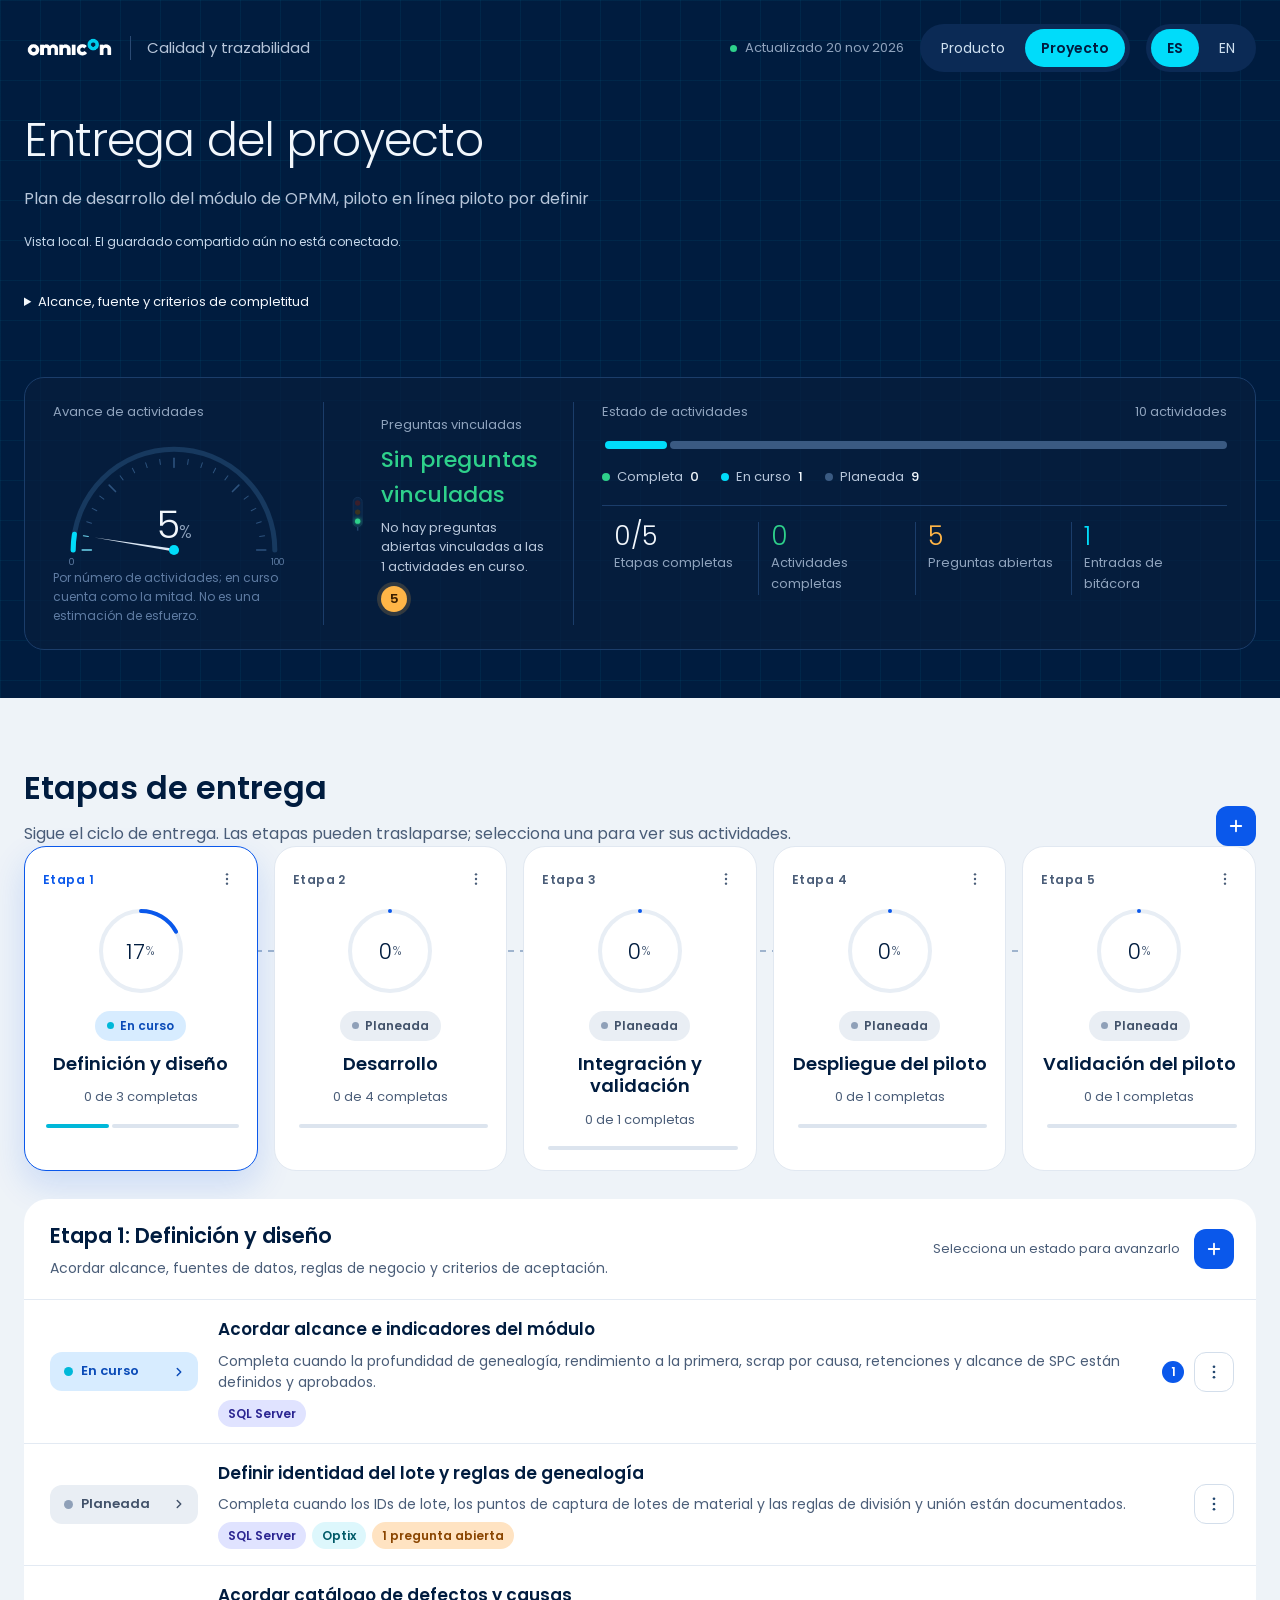
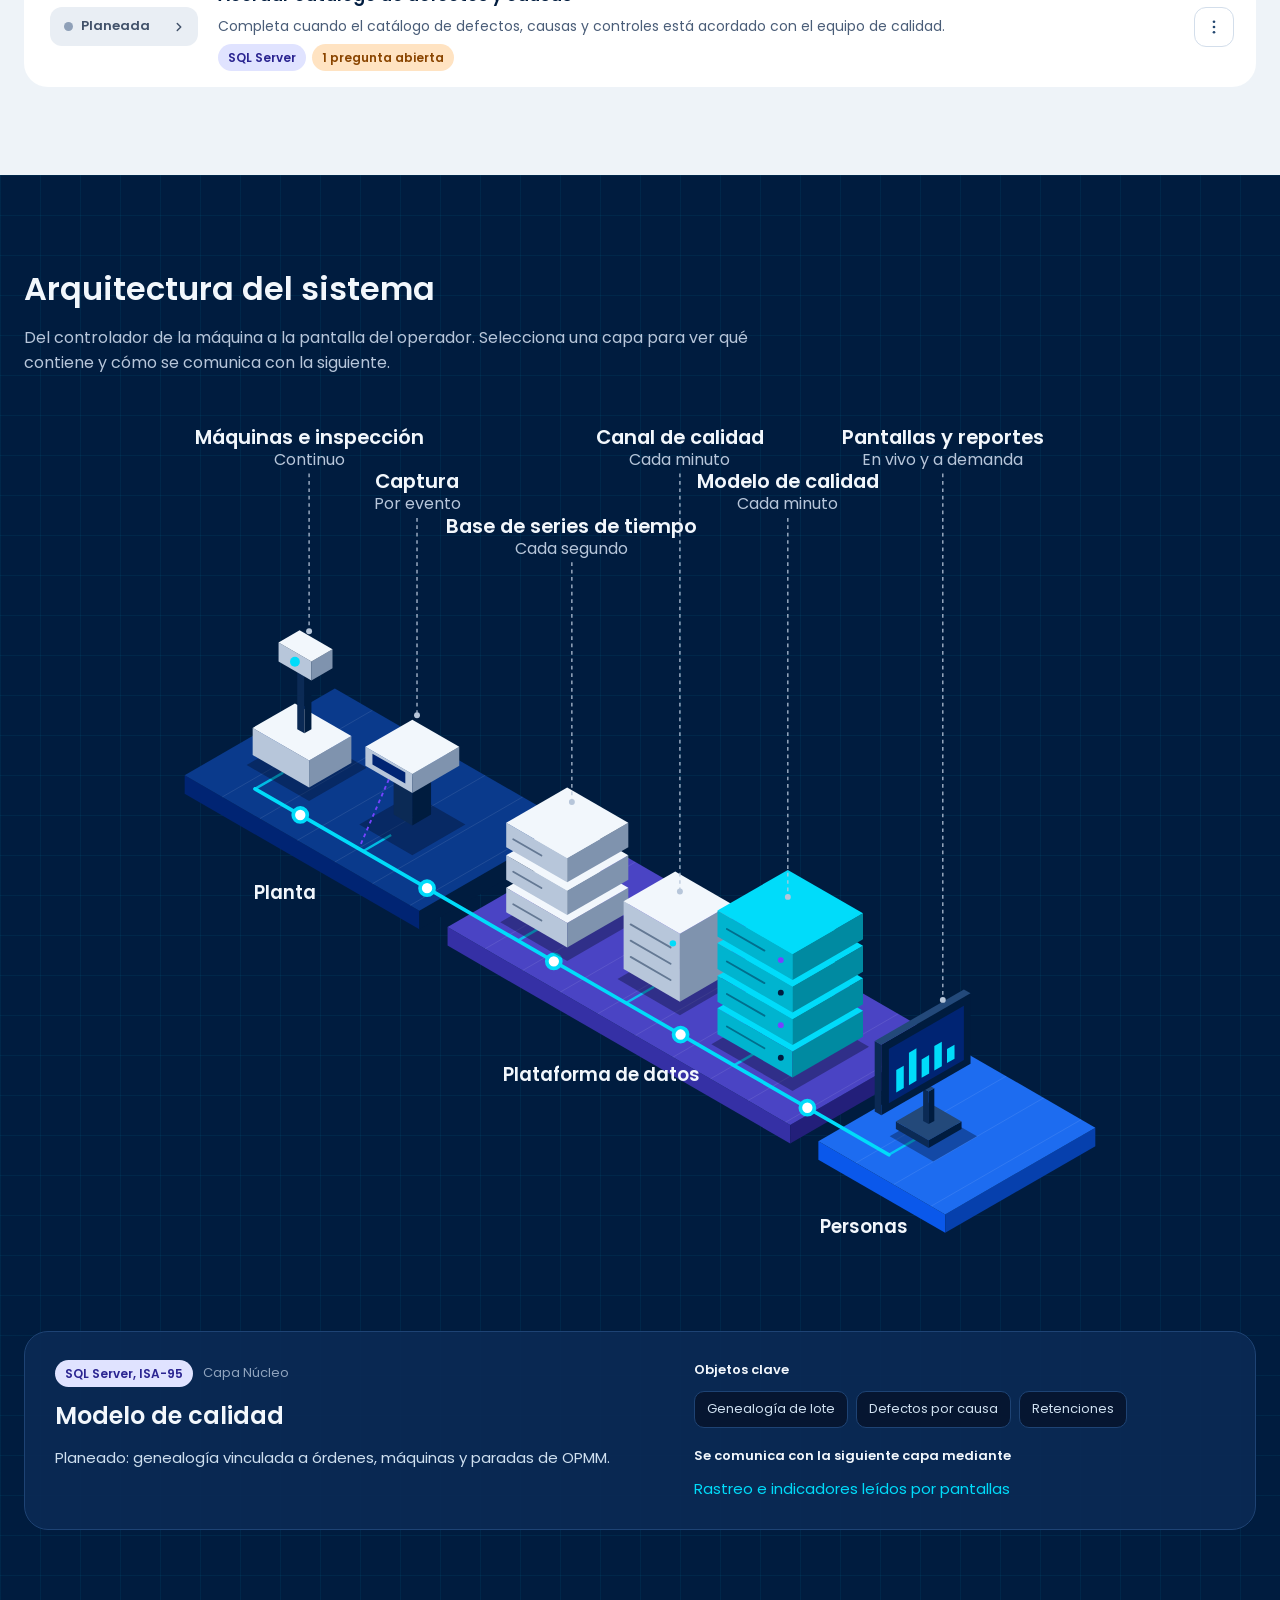
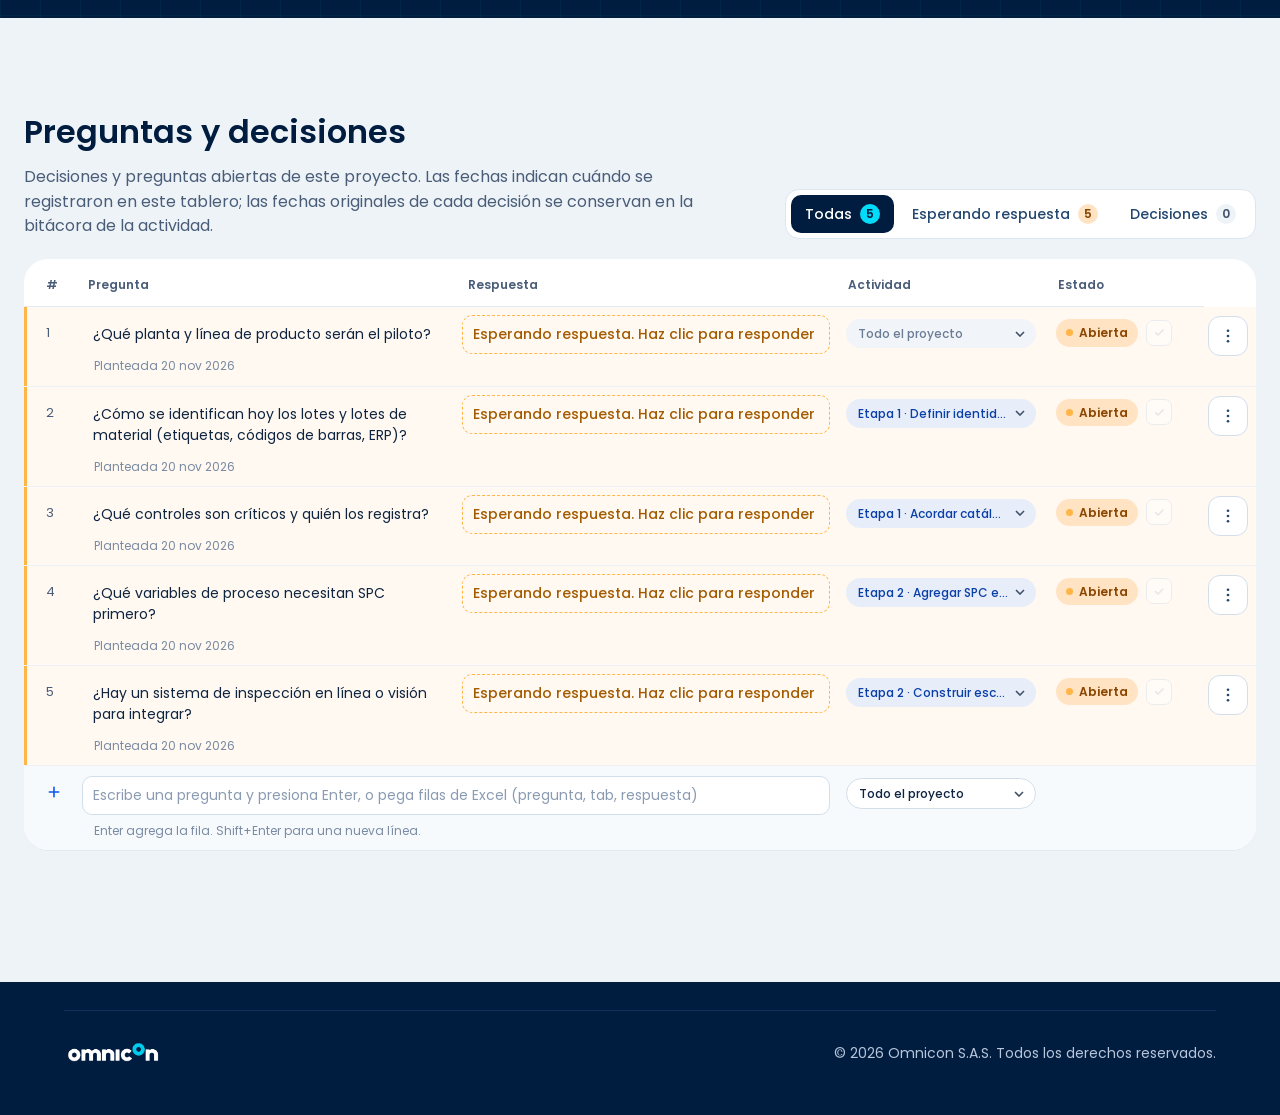
<file: es/products/quality/project/index.html>
<!DOCTYPE html><html lang="es"><head><meta charset="utf-8"><meta name="viewport" content="width=device-width, initial-scale=1"><title>Calidad y trazabilidad: plan de desarrollo</title><meta name="robots" content="noindex,nofollow"><style>@font-face{font-family:'Poppins';font-style:normal;font-weight:300;font-display:swap;src:url('../../../../brand/fonts/poppins/Poppins-Light.woff2') format('woff2')}@font-face{font-family:'Poppins';font-style:normal;font-weight:400;font-display:swap;src:url('../../../../brand/fonts/poppins/Poppins-Regular.woff2') format('woff2')}@font-face{font-family:'Poppins';font-style:normal;font-weight:500;font-display:swap;src:url('../../../../brand/fonts/poppins/Poppins-Medium.woff2') format('woff2')}@font-face{font-family:'Poppins';font-style:normal;font-weight:600;font-display:swap;src:url('../../../../brand/fonts/poppins/Poppins-SemiBold.woff2') format('woff2')}</style><link rel="stylesheet" href="../../../../assets/text.SRJlfve0.css"><link rel="stylesheet" href="../../../../assets/ProjectAccess.BnZX4wZ9.css"><link rel="stylesheet" href="../../../../assets/ProjectPage.BhGQ6Mrc.css"><link rel="stylesheet" href="../../../../assets/routes.Ch2uojh8.css"></head><body><a class="skip-link" href="#main">Ir al contenido</a><div data-project-content data-astro-cid-4qnrviu5><div class="pb" data-board><header class="pb-top grid-bg"><div class="pb-wrap"><div class="pb-bar"><div class="pb-brand"><a href="../../../../es/index.html" aria-label="Inicio de Omnicon Productos" class="pb-logo"><img src="../../../../brand/logo/omnicon-white.png" alt="Omnicon" height="26"></a><span class="pb-sep-v" aria-hidden="true"></span><span class="pb-kicker">Calidad y trazabilidad</span></div><div class="pb-bar-right"><span class="pb-synced"><i aria-hidden="true"></i><span data-project-synced>Actualizado 20 nov 2026</span></span><nav class="pb-views" aria-label="Vistas"><a href="../../../../es/products/quality/index.html">Producto</a><a href="../../../../es/products/quality/project/index.html" aria-current="page">Proyecto</a></nav><nav class="pb-views pb-lang" aria-label="Idioma"><a aria-current="true">ES</a><a href="../../../../products/quality/project/index.html" hreflang="en">EN</a></nav></div></div><div class="pb-title"><h1>Entrega del proyecto</h1><p data-project-subtitle>Plan de desarrollo del módulo de OPMM, piloto en línea piloto por definir</p><p class="pb-storage-status" role="status" aria-live="polite" data-storage-status>Vista local. El guardado compartido aún no está conectado.</p></div><details class="pb-project-context" data-project-context><summary data-project-context-label>Alcance, fuente y criterios de completitud</summary><p data-project-source>Fuente: plan de producto de Omnicon para este módulo de OPMM, 20 nov 2026. Es un plan de desarrollo, no una entrega a un cliente.</p><p data-project-baseline>Línea base: se reutiliza la plataforma de datos de OPMM (colector, base de series de tiempo, base ISA-95 y pantallas). Nada de este módulo está construido aún.</p><p data-project-completion>Completa significa que la actividad cumple sus criterios de completitud. El desarrollo requiere pruebas locales; integración, despliegue del piloto y validación del piloto son aparte. Planeada significa no iniciada.</p></details><div class="pb-head-cluster" data-region="cluster">
<div class="pb-cluster">
  <div class="pb-gauge">
    <span class="pb-label">Avance de actividades</span>
    <div class="pb-gauge-dial">
      <svg width="100%" viewBox="0 0 240 140" role="img" aria-label="Indicador en 5 por ciento completado">
        <defs><linearGradient id="pb-arc" x1="0" x2="1" y1="0" y2="0"><stop offset="0" stop-color="#00DCFA"></stop><stop offset="1" stop-color="#7543FF"></stop></linearGradient></defs>
        <path d="M20 124 A100 100 0 0 1 220 124" fill="none" stroke="#17395F" stroke-width="5" stroke-linecap="round"></path>
        <path d="M20 124 A100 100 0 0 1 220 124" fill="none" stroke="url(#pb-arc)" stroke-width="5" stroke-linecap="round" pathLength="100" stroke-dasharray="5 100"></path>
        <line x1="38.0" y1="124.0" x2="29.0" y2="124.0" stroke="#6FD8F0" stroke-width="1.6" stroke-linecap="round"></line><line x1="35.1" y1="110.5" x2="30.1" y2="109.8" stroke="#6FD8F0" stroke-width="1" stroke-linecap="round"></line><line x1="38.2" y1="97.4" x2="33.5" y2="95.9" stroke="#2D527D" stroke-width="1" stroke-linecap="round"></line><line x1="43.4" y1="85.0" x2="38.9" y2="82.7" stroke="#2D527D" stroke-width="1" stroke-linecap="round"></line><line x1="50.4" y1="73.5" x2="46.4" y2="70.5" stroke="#2D527D" stroke-width="1" stroke-linecap="round"></line><line x1="62.0" y1="66.0" x2="55.7" y2="59.7" stroke="#2D527D" stroke-width="1.6" stroke-linecap="round"></line><line x1="69.5" y1="54.4" x2="66.5" y2="50.4" stroke="#2D527D" stroke-width="1" stroke-linecap="round"></line><line x1="81.0" y1="47.4" x2="78.7" y2="42.9" stroke="#2D527D" stroke-width="1" stroke-linecap="round"></line><line x1="93.4" y1="42.2" x2="91.9" y2="37.5" stroke="#2D527D" stroke-width="1" stroke-linecap="round"></line><line x1="106.5" y1="39.1" x2="105.8" y2="34.1" stroke="#2D527D" stroke-width="1" stroke-linecap="round"></line><line x1="120.0" y1="42.0" x2="120.0" y2="33.0" stroke="#2D527D" stroke-width="1.6" stroke-linecap="round"></line><line x1="133.5" y1="39.1" x2="134.2" y2="34.1" stroke="#2D527D" stroke-width="1" stroke-linecap="round"></line><line x1="146.6" y1="42.2" x2="148.1" y2="37.5" stroke="#2D527D" stroke-width="1" stroke-linecap="round"></line><line x1="159.0" y1="47.4" x2="161.3" y2="42.9" stroke="#2D527D" stroke-width="1" stroke-linecap="round"></line><line x1="170.5" y1="54.4" x2="173.5" y2="50.4" stroke="#2D527D" stroke-width="1" stroke-linecap="round"></line><line x1="178.0" y1="66.0" x2="184.3" y2="59.7" stroke="#2D527D" stroke-width="1.6" stroke-linecap="round"></line><line x1="189.6" y1="73.5" x2="193.6" y2="70.5" stroke="#2D527D" stroke-width="1" stroke-linecap="round"></line><line x1="196.6" y1="85.0" x2="201.1" y2="82.7" stroke="#2D527D" stroke-width="1" stroke-linecap="round"></line><line x1="201.8" y1="97.4" x2="206.5" y2="95.9" stroke="#2D527D" stroke-width="1" stroke-linecap="round"></line><line x1="204.9" y1="110.5" x2="209.9" y2="109.8" stroke="#2D527D" stroke-width="1" stroke-linecap="round"></line><line x1="202.0" y1="124.0" x2="211.0" y2="124.0" stroke="#2D527D" stroke-width="1.6" stroke-linecap="round"></line>
        <text x="16" y="139" fill="#5F7CA3" font-size="9">0</text>
        <text x="216" y="139" fill="#5F7CA3" font-size="9">100</text>
        <g transform="rotate(9.0 120 124)"><path d="M120 122.6 L40 124 L120 125.4 Z" fill="#DCE8F5"></path></g>
        <circle cx="120" cy="124" r="5" fill="#00DCFA"></circle>
      </svg>
      <div class="pb-gauge-value"><span class="num">5<span class="pb-unit">%</span></span></div>
    </div>
    <span class="pb-note">Por número de actividades; en curso cuenta como la mitad. No es una estimación de esfuerzo.</span>
  </div>
  <div class="pb-tower">
    <svg width="30" height="92" viewBox="0 0 30 92" role="img" aria-label="Torre de señales mostrando Sin preguntas vinculadas">
      <rect x="3" y="2" width="24" height="78" rx="12" fill="#0B2547" stroke="#24476F"></rect>
      <circle cx="15" cy="17" r="7" fill="#3A1F2B" style="filter:none"></circle>
      <circle cx="15" cy="41" r="7" fill="#3A3320" style="filter:none"></circle>
      <circle cx="15" cy="65" r="7" fill="#2ED18B" style="filter:drop-shadow(0 0 6px #2ED18B)"></circle>
      <rect x="13" y="80" width="4" height="10" fill="#24476F"></rect>
    </svg>
    <div class="pb-tower-text">
      <span class="pb-label">Preguntas vinculadas</span>
      <span class="pb-health" style="color:#2ED18B">Sin preguntas vinculadas</span>
      <span class="pb-reason">No hay preguntas abiertas vinculadas a las 1 actividades en curso.</span>
      <button type="button" class="pb-wait tip" data-tip="preguntas esperando respuesta" aria-label="5 preguntas esperando respuesta" data-act="waiting"><span class="pb-wait-count num">5</span></button>
    </div>
  </div>
  <div class="pb-mix">
    <div class="pb-mix-head"><span class="pb-label">Estado de actividades</span><span class="num pb-label">10 actividades</span></div>
    <div class="pb-mix-bar" role="img" aria-label="0 completas, 1 en curso, 9 planeadas">
      <div style="flex:0 1 0;background:#2ED18B"></div>
      <div style="flex:1 1 0;background:#00DCFA"></div>
      <div style="flex:9 1 0;background:#3A5A82"></div>
    </div>
    <div class="pb-legend">
      <span><i style="background:#2ED18B"></i>Completa <b class="num">0</b></span>
      <span><i style="background:#00DCFA"></i>En curso <b class="num">1</b></span>
      <span><i style="background:#3A5A82"></i>Planeada <b class="num">9</b></span>
    </div>
    <div class="pb-readouts">
      <div class="pb-readout" style=""><span class="num" style="color:#F2F7FC">0/5</span><span class="pb-label">Etapas completas</span></div><div class="pb-readout" style="border-left:1px solid #1B3D6A"><span class="num" style="color:#2ED18B">0</span><span class="pb-label">Actividades completas</span></div><div class="pb-readout" style="border-left:1px solid #1B3D6A"><span class="num" style="color:#FFB547">5</span><span class="pb-label">Preguntas abiertas</span></div><div class="pb-readout" style="border-left:1px solid #1B3D6A"><span class="num" style="color:#00DCFA">1</span><span class="pb-label">Entradas de bitácora</span></div>
    </div>
  </div>
</div></div></div></header><main id="main" class="pb-main"><div class="pb-wrap"><section class="pb-block-section"><div data-region="phases">
<div class="pb-head-row">
  <div class="pb-head-copy">
    <h2>Etapas de entrega</h2>
    <p>Sigue el ciclo de entrega. Las etapas pueden traslaparse; selecciona una para ver sus actividades.</p>
  </div>
  <button type="button" class="pb-add tip" data-tip="Agregar etapa" aria-label="Agregar etapa" data-act="phase-add"><svg width="18" height="18" viewBox="0 0 24 24" aria-hidden="true" fill="none" stroke="currentColor" stroke-width="2.4" stroke-linecap="round" stroke-linejoin="round"><path d="M12 5v14M5 12h14"></path></svg></button>
</div>
<div class="pb-phase-row">
<div class="pb-phase is-on">
  <div class="pb-phase-top">
    <span class="pb-phase-no">Etapa 1</span>
    <button type="button" class="pb-icon tip" data-tip="Acciones de la etapa" data-act="phase-menu" data-id="design" aria-label="Acciones para la etapa Definición y diseño" aria-haspopup="menu" aria-expanded="false"><svg width="16" height="16" viewBox="0 0 24 24" aria-hidden="true"><circle cx="12" cy="5" r="1.8" fill="currentColor"></circle><circle cx="12" cy="12" r="1.8" fill="currentColor"></circle><circle cx="12" cy="19" r="1.8" fill="currentColor"></circle></svg></button>
  </div>
  <button type="button" class="pb-phase-pick" data-act="phase-pick" data-id="design" aria-pressed="true" aria-label="Mostrar actividades de la etapa 1, Definición y diseño">
    <span class="pb-ring"><svg width="96" height="96" viewBox="0 0 96 96" aria-hidden="true"><g transform="rotate(-90 48 48)"><circle cx="48" cy="48" r="40" fill="#FFFFFF" stroke="#E8EEF5" stroke-width="4"></circle><circle cx="48" cy="48" r="40" fill="none" stroke="#0A58EB" stroke-width="4" stroke-linecap="round" pathLength="100" stroke-dasharray="17 100"></circle></g></svg><span class="num pb-ring-value">17<span>%</span></span></span>
    <span class="pb-status-pill" style="background:#D7ECFF;color:#0A4BB8"><i style="background:#00B8D9"></i>En curso</span>
    <span class="pb-phase-name">Definición y diseño</span>
    <span class="pb-phase-count">0 de 3 completas</span>
    <span class="pb-segments" aria-hidden="true"><span style="flex:0 1 0;background:#2ED18B"></span><span style="flex:1 1 0;background:#00B8D9"></span><span style="flex:2 1 0;background:#DCE4EE"></span></span>
  </button>
  
</div>
<div class="pb-phase">
  <div class="pb-phase-top">
    <span class="pb-phase-no">Etapa 2</span>
    <button type="button" class="pb-icon tip" data-tip="Acciones de la etapa" data-act="phase-menu" data-id="dev" aria-label="Acciones para la etapa Desarrollo" aria-haspopup="menu" aria-expanded="false"><svg width="16" height="16" viewBox="0 0 24 24" aria-hidden="true"><circle cx="12" cy="5" r="1.8" fill="currentColor"></circle><circle cx="12" cy="12" r="1.8" fill="currentColor"></circle><circle cx="12" cy="19" r="1.8" fill="currentColor"></circle></svg></button>
  </div>
  <button type="button" class="pb-phase-pick" data-act="phase-pick" data-id="dev" aria-pressed="false" aria-label="Mostrar actividades de la etapa 2, Desarrollo">
    <span class="pb-ring"><svg width="96" height="96" viewBox="0 0 96 96" aria-hidden="true"><g transform="rotate(-90 48 48)"><circle cx="48" cy="48" r="40" fill="#FFFFFF" stroke="#E8EEF5" stroke-width="4"></circle><circle cx="48" cy="48" r="40" fill="none" stroke="#0A58EB" stroke-width="4" stroke-linecap="round" pathLength="100" stroke-dasharray="0 100"></circle></g></svg><span class="num pb-ring-value">0<span>%</span></span></span>
    <span class="pb-status-pill" style="background:#E9EEF4;color:#42526A"><i style="background:#8FA0B8"></i>Planeada</span>
    <span class="pb-phase-name">Desarrollo</span>
    <span class="pb-phase-count">0 de 4 completas</span>
    <span class="pb-segments" aria-hidden="true"><span style="flex:0 1 0;background:#2ED18B"></span><span style="flex:0 1 0;background:#00B8D9"></span><span style="flex:4 1 0;background:#DCE4EE"></span></span>
  </button>
  
</div>
<div class="pb-phase">
  <div class="pb-phase-top">
    <span class="pb-phase-no">Etapa 3</span>
    <button type="button" class="pb-icon tip" data-tip="Acciones de la etapa" data-act="phase-menu" data-id="integration" aria-label="Acciones para la etapa Integración y validación" aria-haspopup="menu" aria-expanded="false"><svg width="16" height="16" viewBox="0 0 24 24" aria-hidden="true"><circle cx="12" cy="5" r="1.8" fill="currentColor"></circle><circle cx="12" cy="12" r="1.8" fill="currentColor"></circle><circle cx="12" cy="19" r="1.8" fill="currentColor"></circle></svg></button>
  </div>
  <button type="button" class="pb-phase-pick" data-act="phase-pick" data-id="integration" aria-pressed="false" aria-label="Mostrar actividades de la etapa 3, Integración y validación">
    <span class="pb-ring"><svg width="96" height="96" viewBox="0 0 96 96" aria-hidden="true"><g transform="rotate(-90 48 48)"><circle cx="48" cy="48" r="40" fill="#FFFFFF" stroke="#E8EEF5" stroke-width="4"></circle><circle cx="48" cy="48" r="40" fill="none" stroke="#0A58EB" stroke-width="4" stroke-linecap="round" pathLength="100" stroke-dasharray="0 100"></circle></g></svg><span class="num pb-ring-value">0<span>%</span></span></span>
    <span class="pb-status-pill" style="background:#E9EEF4;color:#42526A"><i style="background:#8FA0B8"></i>Planeada</span>
    <span class="pb-phase-name">Integración y validación</span>
    <span class="pb-phase-count">0 de 1 completas</span>
    <span class="pb-segments" aria-hidden="true"><span style="flex:0 1 0;background:#2ED18B"></span><span style="flex:0 1 0;background:#00B8D9"></span><span style="flex:1 1 0;background:#DCE4EE"></span></span>
  </button>
  
</div>
<div class="pb-phase">
  <div class="pb-phase-top">
    <span class="pb-phase-no">Etapa 4</span>
    <button type="button" class="pb-icon tip" data-tip="Acciones de la etapa" data-act="phase-menu" data-id="deploy" aria-label="Acciones para la etapa Despliegue del piloto" aria-haspopup="menu" aria-expanded="false"><svg width="16" height="16" viewBox="0 0 24 24" aria-hidden="true"><circle cx="12" cy="5" r="1.8" fill="currentColor"></circle><circle cx="12" cy="12" r="1.8" fill="currentColor"></circle><circle cx="12" cy="19" r="1.8" fill="currentColor"></circle></svg></button>
  </div>
  <button type="button" class="pb-phase-pick" data-act="phase-pick" data-id="deploy" aria-pressed="false" aria-label="Mostrar actividades de la etapa 4, Despliegue del piloto">
    <span class="pb-ring"><svg width="96" height="96" viewBox="0 0 96 96" aria-hidden="true"><g transform="rotate(-90 48 48)"><circle cx="48" cy="48" r="40" fill="#FFFFFF" stroke="#E8EEF5" stroke-width="4"></circle><circle cx="48" cy="48" r="40" fill="none" stroke="#0A58EB" stroke-width="4" stroke-linecap="round" pathLength="100" stroke-dasharray="0 100"></circle></g></svg><span class="num pb-ring-value">0<span>%</span></span></span>
    <span class="pb-status-pill" style="background:#E9EEF4;color:#42526A"><i style="background:#8FA0B8"></i>Planeada</span>
    <span class="pb-phase-name">Despliegue del piloto</span>
    <span class="pb-phase-count">0 de 1 completas</span>
    <span class="pb-segments" aria-hidden="true"><span style="flex:0 1 0;background:#2ED18B"></span><span style="flex:0 1 0;background:#00B8D9"></span><span style="flex:1 1 0;background:#DCE4EE"></span></span>
  </button>
  
</div>
<div class="pb-phase">
  <div class="pb-phase-top">
    <span class="pb-phase-no">Etapa 5</span>
    <button type="button" class="pb-icon tip" data-tip="Acciones de la etapa" data-act="phase-menu" data-id="validate" aria-label="Acciones para la etapa Validación del piloto" aria-haspopup="menu" aria-expanded="false"><svg width="16" height="16" viewBox="0 0 24 24" aria-hidden="true"><circle cx="12" cy="5" r="1.8" fill="currentColor"></circle><circle cx="12" cy="12" r="1.8" fill="currentColor"></circle><circle cx="12" cy="19" r="1.8" fill="currentColor"></circle></svg></button>
  </div>
  <button type="button" class="pb-phase-pick" data-act="phase-pick" data-id="validate" aria-pressed="false" aria-label="Mostrar actividades de la etapa 5, Validación del piloto">
    <span class="pb-ring"><svg width="96" height="96" viewBox="0 0 96 96" aria-hidden="true"><g transform="rotate(-90 48 48)"><circle cx="48" cy="48" r="40" fill="#FFFFFF" stroke="#E8EEF5" stroke-width="4"></circle><circle cx="48" cy="48" r="40" fill="none" stroke="#0A58EB" stroke-width="4" stroke-linecap="round" pathLength="100" stroke-dasharray="0 100"></circle></g></svg><span class="num pb-ring-value">0<span>%</span></span></span>
    <span class="pb-status-pill" style="background:#E9EEF4;color:#42526A"><i style="background:#8FA0B8"></i>Planeada</span>
    <span class="pb-phase-name">Validación del piloto</span>
    <span class="pb-phase-count">0 de 1 completas</span>
    <span class="pb-segments" aria-hidden="true"><span style="flex:0 1 0;background:#2ED18B"></span><span style="flex:0 1 0;background:#00B8D9"></span><span style="flex:1 1 0;background:#DCE4EE"></span></span>
  </button>
  
</div></div></div><div data-region="activities">
<section class="pb-acts" aria-label="Actividades en Definición y diseño">
  <div class="pb-acts-head">
    <div class="pb-acts-copy">
      <h3>Etapa 1: Definición y diseño</h3>
      <span>Acordar alcance, fuentes de datos, reglas de negocio y criterios de aceptación.</span>
    </div>
    <div class="pb-acts-tools">
      <span class="pb-hint">Selecciona un estado para avanzarlo</span>
      <button type="button" class="pb-add tip" data-tip="Agregar actividad" aria-label="Agregar actividad" data-act="act-add"><svg width="18" height="18" viewBox="0 0 24 24" aria-hidden="true" fill="none" stroke="currentColor" stroke-width="2.4" stroke-linecap="round" stroke-linejoin="round"><path d="M12 5v14M5 12h14"></path></svg></button>
    </div>
  </div>
  
<div class="pb-act">
  <button type="button" class="pb-cycle" data-act="act-cycle" data-id="q-scope" aria-label="Estado En curso. Selecciona para cambiar a Completa" style="background:#D7ECFF;color:#0A4BB8">
    <span><i style="background:#00B8D9"></i>En curso</span><svg width="14" height="14" viewBox="0 0 24 24" aria-hidden="true" fill="none" stroke="currentColor" stroke-width="2.5" stroke-linecap="round" stroke-linejoin="round"><path d="M9 6l6 6-6 6"></path></svg>
  </button>
  <div class="pb-act-body">
    <span class="pb-act-name">Acordar alcance e indicadores del módulo</span>
    <span class="pb-act-def">Completa cuando la profundidad de genealogía, rendimiento a la primera, scrap por causa, retenciones y alcance de SPC están definidos y aprobados.</span>
    <span class="pb-chips"><span class="pb-sys" style="background:#E0E3FF;color:#2A2491">SQL Server</span></span>
  </div>
  <div class="pb-act-end">
    <span class="pb-log-count num" role="img" aria-label="1 entrada de bitácora">1</span>
    <button type="button" class="pb-kebab tip" data-tip="Acciones" data-act="act-menu" data-id="q-scope" aria-label="Acciones para Acordar alcance e indicadores del módulo" aria-haspopup="menu" aria-expanded="false"><svg width="18" height="18" viewBox="0 0 24 24" aria-hidden="true"><circle cx="12" cy="5" r="1.8" fill="currentColor"></circle><circle cx="12" cy="12" r="1.8" fill="currentColor"></circle><circle cx="12" cy="19" r="1.8" fill="currentColor"></circle></svg></button>
  </div>
  
</div>
<div class="pb-act">
  <button type="button" class="pb-cycle" data-act="act-cycle" data-id="q-batch" aria-label="Estado Planeada. Selecciona para cambiar a En curso" style="background:#E9EEF4;color:#42526A">
    <span><i style="background:#8FA0B8"></i>Planeada</span><svg width="14" height="14" viewBox="0 0 24 24" aria-hidden="true" fill="none" stroke="currentColor" stroke-width="2.5" stroke-linecap="round" stroke-linejoin="round"><path d="M9 6l6 6-6 6"></path></svg>
  </button>
  <div class="pb-act-body">
    <span class="pb-act-name">Definir identidad del lote y reglas de genealogía</span>
    <span class="pb-act-def">Completa cuando los IDs de lote, los puntos de captura de lotes de material y las reglas de división y unión están documentados.</span>
    <span class="pb-chips"><span class="pb-sys" style="background:#E0E3FF;color:#2A2491">SQL Server</span><span class="pb-sys" style="background:#DDF7FC;color:#005A68">Optix</span><span class="pb-chip-open">1 pregunta abierta</span></span>
  </div>
  <div class="pb-act-end">
    
    <button type="button" class="pb-kebab tip" data-tip="Acciones" data-act="act-menu" data-id="q-batch" aria-label="Acciones para Definir identidad del lote y reglas de genealogía" aria-haspopup="menu" aria-expanded="false"><svg width="18" height="18" viewBox="0 0 24 24" aria-hidden="true"><circle cx="12" cy="5" r="1.8" fill="currentColor"></circle><circle cx="12" cy="12" r="1.8" fill="currentColor"></circle><circle cx="12" cy="19" r="1.8" fill="currentColor"></circle></svg></button>
  </div>
  
</div>
<div class="pb-act">
  <button type="button" class="pb-cycle" data-act="act-cycle" data-id="q-catalog" aria-label="Estado Planeada. Selecciona para cambiar a En curso" style="background:#E9EEF4;color:#42526A">
    <span><i style="background:#8FA0B8"></i>Planeada</span><svg width="14" height="14" viewBox="0 0 24 24" aria-hidden="true" fill="none" stroke="currentColor" stroke-width="2.5" stroke-linecap="round" stroke-linejoin="round"><path d="M9 6l6 6-6 6"></path></svg>
  </button>
  <div class="pb-act-body">
    <span class="pb-act-name">Acordar catálogo de defectos y causas</span>
    <span class="pb-act-def">Completa cuando el catálogo de defectos, causas y controles está acordado con el equipo de calidad.</span>
    <span class="pb-chips"><span class="pb-sys" style="background:#E0E3FF;color:#2A2491">SQL Server</span><span class="pb-chip-open">1 pregunta abierta</span></span>
  </div>
  <div class="pb-act-end">
    
    <button type="button" class="pb-kebab tip" data-tip="Acciones" data-act="act-menu" data-id="q-catalog" aria-label="Acciones para Acordar catálogo de defectos y causas" aria-haspopup="menu" aria-expanded="false"><svg width="18" height="18" viewBox="0 0 24 24" aria-hidden="true"><circle cx="12" cy="5" r="1.8" fill="currentColor"></circle><circle cx="12" cy="12" r="1.8" fill="currentColor"></circle><circle cx="12" cy="19" r="1.8" fill="currentColor"></circle></svg></button>
  </div>
  
</div>
</section></div></section></div><section class="pb-arch grid-bg"><div class="pb-wrap" data-region="arch">
<div class="pb-arch-head">
  <h2>Arquitectura del sistema</h2>
  <p>Del controlador de la máquina a la pantalla del operador. Selecciona una capa para ver qué contiene y cómo se comunica con la siguiente.</p>
</div>
<div class="pb-arch-stage"><svg class="iso" viewBox="0 -224.5 1000 723.5" role="group" aria-label="Arquitectura del sistema"><g><g><polygon class="z" points="130.4,85.4 320.9,195.4 320.9,180.4 130.4,70.4" fill="#002473"/><polygon class="z" points="442.8,125.0 320.9,195.4 320.9,180.4 442.8,110.0" fill="#001c3f"/><polygon class="z" points="252.3,0.0 442.8,110.0 320.9,180.4 130.4,70.4" fill="#0a3a8c"/><line class="iso-grid" x1="282.8" y1="17.6" x2="160.9" y2="88.0"/><line class="iso-grid" x1="313.3" y1="35.2" x2="191.4" y2="105.6"/><line class="iso-grid" x1="343.8" y1="52.8" x2="221.8" y2="123.2"/><line class="iso-grid" x1="374.3" y1="70.4" x2="252.3" y2="140.8"/><line class="iso-grid" x1="404.7" y1="88.0" x2="282.8" y2="158.4"/><line class="iso-grid" x1="435.2" y1="105.6" x2="313.3" y2="176.0"/></g><g><polygon class="z" points="343.8,208.6 621.9,369.2 621.9,354.2 343.8,193.6" fill="#3530a5"/><polygon class="z" points="743.9,298.8 621.9,369.2 621.9,354.2 743.9,283.8" fill="#231f7a"/><polygon class="z" points="465.7,123.2 743.9,283.8 621.9,354.2 343.8,193.6" fill="#4a44c4"/><line class="iso-grid" x1="496.2" y1="140.8" x2="374.3" y2="211.2"/><line class="iso-grid" x1="526.7" y1="158.4" x2="404.7" y2="228.8"/><line class="iso-grid" x1="557.2" y1="176.0" x2="435.2" y2="246.4"/><line class="iso-grid" x1="587.6" y1="193.6" x2="465.7" y2="264.0"/><line class="iso-grid" x1="618.1" y1="211.2" x2="496.2" y2="281.6"/><line class="iso-grid" x1="648.6" y1="228.8" x2="526.7" y2="299.2"/><line class="iso-grid" x1="679.1" y1="246.4" x2="557.2" y2="316.8"/><line class="iso-grid" x1="709.6" y1="264.0" x2="587.6" y2="334.4"/><line class="iso-grid" x1="740.1" y1="281.6" x2="618.1" y2="352.0"/></g><g><polygon class="z" points="644.8,382.4 747.7,441.8 747.7,426.8 644.8,367.4" fill="#0a58eb"/><polygon class="z" points="869.6,371.4 747.7,441.8 747.7,426.8 869.6,356.4" fill="#0640ad"/><polygon class="z" points="766.7,297.0 869.6,356.4 747.7,426.8 644.8,367.4" fill="#1d6cf0"/><line class="iso-grid" x1="797.2" y1="314.6" x2="675.3" y2="385.0"/><line class="iso-grid" x1="827.7" y1="332.2" x2="705.8" y2="402.6"/><line class="iso-grid" x1="858.2" y1="349.8" x2="736.2" y2="420.2"/></g></g><g><line class="iso-stub" x1="210.4" y1="68.2" x2="187.5" y2="81.4"/><line class="iso-stub" x1="298.0" y1="118.8" x2="275.2" y2="132.0"/><line class="iso-stub" x1="423.8" y1="191.4" x2="400.9" y2="204.6"/><line class="iso-stub" x1="511.4" y1="242.0" x2="488.6" y2="255.2"/><line class="iso-stub" x1="599.1" y1="292.6" x2="576.2" y2="305.8"/><line class="iso-stub" x1="724.8" y1="365.2" x2="702.0" y2="378.4"/><path class="iso-route" d="M187.5 81.4 L275.2 132.0 L400.9 204.6 L488.6 255.2 L576.2 305.8 L702.0 378.4 "/><circle class="iso-pulse" r="5.7"><animateMotion dur="7s" repeatCount="indefinite" begin="-0s" path="M187.5 81.4 L275.2 132.0 L400.9 204.6 L488.6 255.2 L576.2 305.8 L702.0 378.4 "/></circle><circle class="iso-pulse" r="5.7"><animateMotion dur="7s" repeatCount="indefinite" begin="-1.4s" path="M187.5 81.4 L275.2 132.0 L400.9 204.6 L488.6 255.2 L576.2 305.8 L702.0 378.4 "/></circle><circle class="iso-pulse" r="5.7"><animateMotion dur="7s" repeatCount="indefinite" begin="-2.8s" path="M187.5 81.4 L275.2 132.0 L400.9 204.6 L488.6 255.2 L576.2 305.8 L702.0 378.4 "/></circle><circle class="iso-pulse" r="5.7"><animateMotion dur="7s" repeatCount="indefinite" begin="-4.199999999999999s" path="M187.5 81.4 L275.2 132.0 L400.9 204.6 L488.6 255.2 L576.2 305.8 L702.0 378.4 "/></circle><circle class="iso-pulse" r="5.7"><animateMotion dur="7s" repeatCount="indefinite" begin="-5.6s" path="M187.5 81.4 L275.2 132.0 L400.9 204.6 L488.6 255.2 L576.2 305.8 L702.0 378.4 "/></circle></g><g><g class="iso-node" tabindex="0" role="button" aria-pressed="false" aria-label="Máquinas e inspección" data-act="node" data-id="field"><polygon class="iso-shadow" points="227.6,35.0 278.2,64.2 231.4,91.3 180.7,62.0"/><polygon class="b-l" points="185.6,53.9 231.4,80.3 231.4,58.3 185.6,31.9"/><polygon class="b-r" points="265.7,60.5 231.4,80.3 231.4,58.3 265.7,38.5"/><polygon class="b-t" points="219.9,12.1 265.7,38.5 231.4,58.3 185.6,31.9"/><polygon class="d-l" points="221.8,33.0 227.6,36.3 227.6,-16.5 221.8,-19.8"/><polygon class="d-r" points="233.3,33.0 227.6,36.3 227.6,-16.5 233.3,-19.8"/><polygon class="d-t" points="227.6,-23.1 233.3,-19.8 227.6,-16.5 221.8,-19.8"/><polygon class="b-l" points="206.6,-22.0 233.3,-6.6 233.3,-22.0 206.6,-37.4"/><polygon class="b-r" points="250.4,-16.5 233.3,-6.6 233.3,-22.0 250.4,-31.9"/><polygon class="b-t" points="223.7,-47.3 250.4,-31.9 233.3,-22.0 206.6,-37.4"/><circle class="iso-led" cx="219.9" cy="-21.8" r="4"/></g><g class="iso-node" tabindex="0" role="button" aria-pressed="false" aria-label="Captura" data-act="node" data-id="edge"><polygon class="iso-shadow" points="315.2,85.6 358.3,110.4 315.2,135.3 272.1,110.4"/><polygon class="d-l" points="300.0,102.3 315.2,111.1 315.2,71.5 300.0,62.7"/><polygon class="d-r" points="330.4,102.3 315.2,111.1 315.2,71.5 330.4,62.7"/><polygon class="d-t" points="315.2,53.9 330.4,62.7 315.2,71.5 300.0,62.7"/><polygon class="b-l" points="277.1,62.7 315.2,84.7 315.2,69.3 277.1,47.3"/><polygon class="b-r" points="353.3,62.7 315.2,84.7 315.2,69.3 353.3,47.3"/><polygon class="b-t" points="315.2,25.3 353.3,47.3 315.2,69.3 277.1,47.3"/><polygon class="iso-screen" points="282.8,61.6 309.5,77.0 309.5,68.2 282.8,52.8"/><line class="iso-beam" x1="296.1" y1="73.7" x2="273.3" y2="126.5"/></g><g class="iso-node" tabindex="0" role="button" aria-pressed="false" aria-label="Base de series de tiempo" data-act="node" data-id="historian"><polygon class="iso-shadow" points="440.9,158.2 495.4,189.6 440.9,221.1 386.5,189.6"/><polygon class="b-l" points="391.4,181.5 440.9,210.1 440.9,190.3 391.4,161.7"/><polygon class="b-r" points="490.5,181.5 440.9,210.1 440.9,190.3 490.5,161.7"/><polygon class="b-t" points="440.9,133.1 490.5,161.7 440.9,190.3 391.4,161.7"/><line class="iso-slot" x1="397.1" y1="175.1" x2="420.0" y2="188.3"/><polygon class="b-l" points="391.4,155.1 440.9,183.7 440.9,163.9 391.4,135.3"/><polygon class="b-r" points="490.5,155.1 440.9,183.7 440.9,163.9 490.5,135.3"/><polygon class="b-t" points="440.9,106.7 490.5,135.3 440.9,163.9 391.4,135.3"/><line class="iso-slot" x1="397.1" y1="148.7" x2="420.0" y2="161.9"/><polygon class="b-l" points="391.4,128.7 440.9,157.3 440.9,137.5 391.4,108.9"/><polygon class="b-r" points="490.5,128.7 440.9,157.3 440.9,137.5 490.5,108.9"/><polygon class="b-t" points="440.9,80.3 490.5,108.9 440.9,137.5 391.4,108.9"/><line class="iso-slot" x1="397.1" y1="122.3" x2="420.0" y2="135.5"/></g><g class="iso-node" tabindex="0" role="button" aria-pressed="false" aria-label="Canal de calidad" data-act="node" data-id="etl"><polygon class="iso-shadow" points="528.6,208.8 579.3,238.0 532.4,265.1 481.7,235.8"/><polygon class="b-l" points="486.7,227.7 532.4,254.1 532.4,199.1 486.7,172.7"/><polygon class="b-r" points="574.3,229.9 532.4,254.1 532.4,199.1 574.3,174.9"/><polygon class="b-t" points="528.6,148.5 574.3,174.9 532.4,199.1 486.7,172.7"/><line class="iso-slot" x1="492.4" y1="217.8" x2="524.8" y2="236.5"/><line class="iso-slot" x1="492.4" y1="204.6" x2="524.8" y2="223.3"/><line class="iso-slot" x1="492.4" y1="191.4" x2="524.8" y2="210.1"/><circle class="iso-led" cx="526.7" cy="206.8" r="2.6"/></g><g class="iso-node is-on" tabindex="0" role="button" aria-pressed="true" aria-label="Modelo de calidad" data-act="node" data-id="core"><polygon class="iso-shadow" points="620.0,252.8 685.9,290.8 623.8,326.7 557.9,288.6"/><polygon class="b-l" points="562.9,280.5 623.8,315.7 623.8,294.6 562.9,259.4"/><polygon class="b-r" points="681.0,282.7 623.8,315.7 623.8,294.6 681.0,261.6"/><polygon class="b-t" points="620.0,226.4 681.0,261.6 623.8,294.6 562.9,259.4"/><line class="iso-slot" x1="570.5" y1="274.3" x2="601.0" y2="291.9"/><circle class="iso-led" cx="614.3" cy="299.6" r="2.4"/><polygon class="b-l" points="562.9,254.1 623.8,289.3 623.8,268.2 562.9,233.0"/><polygon class="b-r" points="681.0,256.3 623.8,289.3 623.8,268.2 681.0,235.2"/><polygon class="b-t" points="620.0,200.0 681.0,235.2 623.8,268.2 562.9,233.0"/><line class="iso-slot" x1="570.5" y1="247.9" x2="601.0" y2="265.5"/><circle class="iso-led-v" cx="614.3" cy="273.2" r="2.4"/><polygon class="b-l" points="562.9,227.7 623.8,262.9 623.8,241.8 562.9,206.6"/><polygon class="b-r" points="681.0,229.9 623.8,262.9 623.8,241.8 681.0,208.8"/><polygon class="b-t" points="620.0,173.6 681.0,208.8 623.8,241.8 562.9,206.6"/><line class="iso-slot" x1="570.5" y1="221.5" x2="601.0" y2="239.1"/><circle class="iso-led" cx="614.3" cy="246.8" r="2.4"/><polygon class="b-l" points="562.9,201.3 623.8,236.5 623.8,215.4 562.9,180.2"/><polygon class="b-r" points="681.0,203.5 623.8,236.5 623.8,215.4 681.0,182.4"/><polygon class="b-t" points="620.0,147.2 681.0,182.4 623.8,215.4 562.9,180.2"/><line class="iso-slot" x1="570.5" y1="195.1" x2="601.0" y2="212.7"/><circle class="iso-led-v" cx="614.3" cy="220.4" r="2.4"/></g><g class="iso-node" tabindex="0" role="button" aria-pressed="false" aria-label="Pantallas y reportes" data-act="node" data-id="ops"><polygon class="iso-shadow" points="738.1,343.0 773.6,363.4 738.1,383.9 702.7,363.4"/><polygon class="d-l" points="707.7,357.5 734.3,372.9 734.3,366.7 707.7,351.3"/><polygon class="d-r" points="761.0,357.5 734.3,372.9 734.3,366.7 761.0,351.3"/><polygon class="d-t" points="734.3,335.9 761.0,351.3 734.3,366.7 707.7,351.3"/><polygon class="d-l" points="729.8,350.9 734.3,353.5 734.3,327.1 729.8,324.5"/><polygon class="d-r" points="738.9,350.9 734.3,353.5 734.3,327.1 738.9,324.5"/><polygon class="d-t" points="734.3,321.9 738.9,324.5 734.3,327.1 729.8,324.5"/><polygon class="d-l" points="690.5,343.2 695.9,346.3 695.9,289.1 690.5,286.0"/><polygon class="d-r" points="768.3,304.5 695.9,346.3 695.9,289.1 768.3,247.3"/><polygon class="d-t" points="762.9,244.2 768.3,247.3 695.9,289.1 690.5,286.0"/><polygon class="iso-screen" points="762.9,301.4 702.0,336.6 702.0,292.6 762.9,257.4"/><polygon class="iso-bar" points="755.3,300.5 749.2,304.0 749.2,292.5 755.3,289.0"/><polygon class="iso-bar" points="745.0,306.5 738.9,310.0 738.9,290.2 745.0,286.7"/><polygon class="iso-bar" points="734.7,312.4 728.6,315.9 728.6,301.1 734.7,297.5"/><polygon class="iso-bar" points="724.4,318.3 718.3,321.9 718.3,295.5 724.4,291.9"/><polygon class="iso-bar" points="714.1,324.3 708.0,327.8 708.0,309.6 714.1,306.1"/></g></g><g><text class="iso-zone" x="211.7" y="170.4" text-anchor="middle">Planta</text><text class="iso-zone" x="468.9" y="318.9" text-anchor="middle">Plataforma de datos</text><text class="iso-zone" x="682.2" y="442.1" text-anchor="middle">Personas</text><g class="iso-label"><line class="iso-leader" x1="231.4" y1="-174.5" x2="231.4" y2="-48.5"/><circle class="iso-tip" cx="231.4" cy="-46.5" r="2.4"/><text class="iso-name" x="231.4" y="-198.5" text-anchor="middle">Máquinas e inspección</text><text class="iso-sub" x="231.4" y="-181.5" text-anchor="middle">Continuo</text></g><g class="iso-label"><line class="iso-leader" x1="319.0" y1="-138.5" x2="319.0" y2="19.7"/><circle class="iso-tip" cx="319.0" cy="21.7" r="2.4"/><text class="iso-name" x="319.0" y="-162.5" text-anchor="middle">Captura</text><text class="iso-sub" x="319.0" y="-145.5" text-anchor="middle">Por evento</text></g><g class="iso-label"><line class="iso-leader" x1="444.7" y1="-102.5" x2="444.7" y2="90.1"/><circle class="iso-tip" cx="444.7" cy="92.1" r="2.4"/><text class="iso-name" x="444.7" y="-126.5" text-anchor="middle">Base de series de tiempo</text><text class="iso-sub" x="444.7" y="-109.5" text-anchor="middle">Cada segundo</text></g><g class="iso-label"><line class="iso-leader" x1="532.4" y1="-174.5" x2="532.4" y2="162.7"/><circle class="iso-tip" cx="532.4" cy="164.7" r="2.4"/><text class="iso-name" x="532.4" y="-198.5" text-anchor="middle">Canal de calidad</text><text class="iso-sub" x="532.4" y="-181.5" text-anchor="middle">Cada minuto</text></g><g class="iso-label"><line class="iso-leader" x1="620.0" y1="-138.5" x2="620.0" y2="167.1"/><circle class="iso-tip" cx="620.0" cy="169.1" r="2.4"/><text class="iso-name" x="620.0" y="-162.5" text-anchor="middle">Modelo de calidad</text><text class="iso-sub" x="620.0" y="-145.5" text-anchor="middle">Cada minuto</text></g><g class="iso-label"><line class="iso-leader" x1="745.8" y1="-174.5" x2="745.8" y2="250.7"/><circle class="iso-tip" cx="745.8" cy="252.7" r="2.4"/><text class="iso-name" x="745.8" y="-198.5" text-anchor="middle">Pantallas y reportes</text><text class="iso-sub" x="745.8" y="-181.5" text-anchor="middle">En vivo y a demanda</text></g></g></svg></div>
<div class="pb-arch-row">
<button type="button" class="pb-node" data-act="node" data-id="field" aria-pressed="false">
  <span class="pb-node-layer">Campo</span>
  <span class="pb-node-chip" style="background:#E3ECFF;color:#0A3FA8"><svg width="26" height="26" viewBox="0 0 24 24" aria-hidden="true" fill="none" stroke="currentColor" stroke-width="1.8" stroke-linecap="round" stroke-linejoin="round"><path d="M7 7h10v10H7z"></path><path d="M10 10h4v4h-4z"></path><path d="M9 3v4M15 3v4M9 17v4M15 17v4M3 9h4M3 15h4M17 9h4M17 15h4"></path></svg></span>
  <span class="pb-node-name">Máquinas e inspección</span>
  <span class="pb-node-role">Conteos, rechazos y resultados de inspección</span>
  <span class="pb-cadence">Continuo</span>
</button><div class="pb-link" aria-hidden="true"><span>EtherNet/IP</span><div class="pb-flow"></div></div>
<button type="button" class="pb-node" data-act="node" data-id="edge" aria-pressed="false">
  <span class="pb-node-layer">Borde</span>
  <span class="pb-node-chip" style="background:#DDF7FC;color:#005A68"><svg width="26" height="26" viewBox="0 0 24 24" aria-hidden="true" fill="none" stroke="currentColor" stroke-width="1.8" stroke-linecap="round" stroke-linejoin="round"><path d="M10 12a2 2 0 1 0 4 0a2 2 0 1 0 -4 0"></path><path d="M7.8 7.8a6 6 0 0 0 0 8.4M16.2 7.8a6 6 0 0 1 0 8.4"></path><path d="M4.9 4.9a10 10 0 0 0 0 14.2M19.1 4.9a10 10 0 0 1 0 14.2"></path></svg></span>
  <span class="pb-node-name">Captura</span>
  <span class="pb-node-role">Escaneo de lotes, controles y retenciones</span>
  <span class="pb-cadence">Por evento</span>
</button><div class="pb-link" aria-hidden="true"><span>SQL</span><div class="pb-flow"></div></div>
<button type="button" class="pb-node" data-act="node" data-id="historian" aria-pressed="false">
  <span class="pb-node-layer">Histórico</span>
  <span class="pb-node-chip" style="background:#EDE6FF;color:#4B22B8"><svg width="26" height="26" viewBox="0 0 24 24" aria-hidden="true" fill="none" stroke="currentColor" stroke-width="1.8" stroke-linecap="round" stroke-linejoin="round"><path d="M3 12h4l3-7 4 14 3-7h4"></path><path d="M3 20h18"></path></svg></span>
  <span class="pb-node-name">Base de series de tiempo</span>
  <span class="pb-node-role">Variables de proceso</span>
  <span class="pb-cadence">Cada segundo</span>
</button><div class="pb-link" aria-hidden="true"><span>Line protocol</span><div class="pb-flow"></div></div>
<button type="button" class="pb-node" data-act="node" data-id="etl" aria-pressed="false">
  <span class="pb-node-layer">Canal de datos</span>
  <span class="pb-node-chip" style="background:#E2ECF6;color:#23476F"><svg width="26" height="26" viewBox="0 0 24 24" aria-hidden="true" fill="none" stroke="currentColor" stroke-width="1.8" stroke-linecap="round" stroke-linejoin="round"><path d="M4 5h6v5H4z"></path><path d="M14 14h6v5h-6z"></path><path d="M7 10v3a3 3 0 0 0 3 3h4M12 13.5l2 2.5-2 2.5"></path></svg></span>
  <span class="pb-node-name">Canal de calidad</span>
  <span class="pb-node-role">Muestras SPC y ventanas de lote</span>
  <span class="pb-cadence">Cada minuto</span>
</button><div class="pb-link" aria-hidden="true"><span>SQL</span><div class="pb-flow"></div></div>
<button type="button" class="pb-node is-on" data-act="node" data-id="core" aria-pressed="true">
  <span class="pb-node-layer">Núcleo</span>
  <span class="pb-node-chip" style="background:#E0E3FF;color:#2A2491"><svg width="26" height="26" viewBox="0 0 24 24" aria-hidden="true" fill="none" stroke="currentColor" stroke-width="1.8" stroke-linecap="round" stroke-linejoin="round"><path d="M4 6c0-1.7 3.6-3 8-3s8 1.3 8 3-3.6 3-8 3-8-1.3-8-3z"></path><path d="M4 6v12c0 1.7 3.6 3 8 3s8-1.3 8-3V6"></path><path d="M4 12c0 1.7 3.6 3 8 3s8-1.3 8-3"></path></svg></span>
  <span class="pb-node-name">Modelo de calidad</span>
  <span class="pb-node-role">Genealogía, defectos, retenciones y SPC</span>
  <span class="pb-cadence">Cada minuto</span>
</button><div class="pb-link" aria-hidden="true"><span>Views</span><div class="pb-flow"></div></div>
<button type="button" class="pb-node" data-act="node" data-id="ops" aria-pressed="false">
  <span class="pb-node-layer">Operación</span>
  <span class="pb-node-chip" style="background:#DDF7FC;color:#005A68"><svg width="26" height="26" viewBox="0 0 24 24" aria-hidden="true" fill="none" stroke="currentColor" stroke-width="1.8" stroke-linecap="round" stroke-linejoin="round"><path d="M3 4h18v12H3z"></path><path d="M8 20h8M12 16v4"></path><path d="M7 12l3-3 2 2 4-4"></path></svg></span>
  <span class="pb-node-name">Pantallas y reportes</span>
  <span class="pb-node-role">Rastreo, retenciones y auditorías</span>
  <span class="pb-cadence">En vivo y a demanda</span>
</button></div>

<div class="pb-detail">
  <div class="pb-detail-main">
    <div class="pb-detail-tags"><span class="pb-tech" style="background:#E0E3FF;color:#2A2491">SQL Server, ISA-95</span><span class="pb-label">Capa Núcleo</span></div>
    <h3>Modelo de calidad</h3>
    <p>Planeado: genealogía vinculada a órdenes, máquinas y paradas de OPMM.</p>
  </div>
  <div class="pb-detail-side">
    <span class="pb-detail-key">Objetos clave</span>
    <div class="pb-objects"><span>Genealogía de lote</span><span>Defectos por causa</span><span>Retenciones</span></div>
    <span class="pb-detail-key">Se comunica con la siguiente capa mediante</span>
    <span class="pb-link-full">Rastreo e indicadores leídos por pantallas</span>
  </div>
</div></div></section><section id="qa" class="pb-qa-section"><div class="pb-wrap"><div class="pb-qa-head"><div class="pb-qa-copy"><h2>Preguntas y decisiones</h2><p>Decisiones y preguntas abiertas de este proyecto. Las fechas indican cuándo se registraron en este tablero; las fechas originales de cada decisión se conservan en la bitácora de la actividad.</p></div><div class="pb-filters" role="group" aria-label="Filtrar preguntas" data-region="qaFilters"><button type="button" class="pb-filter is-on" data-act="filter" data-value="all" aria-pressed="true">Todas<span class="num pb-badge" style="background:#00DCFA;color:#001C3F">5</span></button><button type="button" class="pb-filter" data-act="filter" data-value="open" aria-pressed="false">Esperando respuesta<span class="num pb-badge" style="background:#FFE3C2;color:#8A4500">5</span></button><button type="button" class="pb-filter" data-act="filter" data-value="dec" aria-pressed="false">Decisiones<span class="num pb-badge" style="background:#EEF3F8;color:#42526A">0</span></button></div></div><div class="pb-qa-card"><div class="pb-qa-scroll" data-region="qaBody">
<table class="pb-qa">
  <colgroup><col class="pb-col-n"><col><col><col class="pb-col-act"><col class="pb-col-st"><col class="pb-col-del"></colgroup>
  <thead>
    <tr>
      <th scope="col" class="pb-c-n">#</th>
      <th scope="col">Pregunta</th>
      <th scope="col">Respuesta</th>
      <th scope="col">Actividad</th>
      <th scope="col">Estado</th>
      <th scope="col" class="pb-sr"><span>Eliminar</span></th>
    </tr>
  </thead>
  <tbody>
    
<tr class="pb-qa-row" data-num="1" style="background:#FFF9F1;box-shadow:inset 3px 0 0 #FFB547">
  <td class="pb-c-n num">1</td>
  <td class="pb-c-q">
    <div class="pb-grow" data-value="¿Qué planta y línea de producto serán el piloto? "><textarea class="pb-cell" rows="1" readonly data-field="q" data-num="1" aria-label="Pregunta 1">¿Qué planta y línea de producto serán el piloto?</textarea></div>
    <div class="pb-dates" data-dates>Planteada 20 nov 2026</div>
  </td>
  <td class="pb-c-a">
    <div class="pb-answer">
      <div class="pb-grow" data-shadow data-value="Esperando respuesta. Haz clic para responder "><textarea class="pb-cell is-empty" rows="1" data-field="a" data-num="1" aria-label="Respuesta a la pregunta 1" placeholder="Esperando respuesta. Haz clic para responder"></textarea></div>
      <button type="button" class="pb-submit tip" data-tip="Enviar respuesta" aria-label="Enviar respuesta" data-act="q-submit" data-num="1" hidden><svg width="16" height="16" viewBox="0 0 24 24" aria-hidden="true" fill="none" stroke="currentColor" stroke-width="2.6" stroke-linecap="round" stroke-linejoin="round"><path d="M5 12l5 5L20 7"></path></svg></button>
    </div>
  </td>
  <td class="pb-c-act"><span class="tip" data-tip="Aplica a todo el proyecto"><select class="pb-act-pill" data-change="q-act" data-num="1" aria-label="Actividad de la pregunta 1" style="background-color:#F1F4F8;color:#6B7D96"><option value="" selected>Todo el proyecto</option><option value="q-scope">Etapa 1 · Acordar alcance e indicadores del módulo</option><option value="q-batch">Etapa 1 · Definir identidad del lote y reglas de genealogía</option><option value="q-catalog">Etapa 1 · Acordar catálogo de defectos y causas</option><option value="q-capture">Etapa 2 · Construir escaneo de lotes y captura de controles</option><option value="q-model">Etapa 2 · Construir tablas de genealogía y calidad</option><option value="q-trace">Etapa 2 · Construir pantalla de rastreo y exportación</option><option value="q-spc">Etapa 2 · Agregar SPC en variables clave</option><option value="q-validate">Etapa 3 · Rastrear un lote real de punta a punta</option><option value="q-pilot">Etapa 4 · Instalar en la línea piloto</option><option value="q-audit">Etapa 5 · Simulacro de recall y auditoría</option></select></span></td>
  <td class="pb-c-st" data-status><div class="pb-status-cell"><span class="pb-status" style="background:#FFE3C2;color:#8A4500"><i style="background:#FFB547"></i>Abierta</span><button type="button" class="pb-dec tip" data-tip="Responde primero para marcarla como decisión" aria-label="Responde primero para marcarla como decisión" data-act="q-dec" data-num="1" aria-pressed="false" aria-disabled="true" style="opacity:0.45"><svg width="13" height="13" viewBox="0 0 24 24" aria-hidden="true" fill="none" stroke="currentColor" stroke-width="3" stroke-linecap="round" stroke-linejoin="round"><path d="M5 12l5 5L20 7"></path></svg></button></div></td>
  <td class="pb-c-del">
    <button type="button" class="pb-kebab tip" data-tip="Acciones" data-act="q-menu" data-num="1" aria-label="Acciones para la pregunta 1" aria-haspopup="menu" aria-expanded="false"><svg width="18" height="18" viewBox="0 0 24 24" aria-hidden="true"><circle cx="12" cy="5" r="1.8" fill="currentColor"></circle><circle cx="12" cy="12" r="1.8" fill="currentColor"></circle><circle cx="12" cy="19" r="1.8" fill="currentColor"></circle></svg></button>
    
  </td>
</tr>
<tr class="pb-qa-row" data-num="2" style="background:#FFF9F1;box-shadow:inset 3px 0 0 #FFB547">
  <td class="pb-c-n num">2</td>
  <td class="pb-c-q">
    <div class="pb-grow" data-value="¿Cómo se identifican hoy los lotes y lotes de material (etiquetas, códigos de barras, ERP)? "><textarea class="pb-cell" rows="1" readonly data-field="q" data-num="2" aria-label="Pregunta 2">¿Cómo se identifican hoy los lotes y lotes de material (etiquetas, códigos de barras, ERP)?</textarea></div>
    <div class="pb-dates" data-dates>Planteada 20 nov 2026</div>
  </td>
  <td class="pb-c-a">
    <div class="pb-answer">
      <div class="pb-grow" data-shadow data-value="Esperando respuesta. Haz clic para responder "><textarea class="pb-cell is-empty" rows="1" data-field="a" data-num="2" aria-label="Respuesta a la pregunta 2" placeholder="Esperando respuesta. Haz clic para responder"></textarea></div>
      <button type="button" class="pb-submit tip" data-tip="Enviar respuesta" aria-label="Enviar respuesta" data-act="q-submit" data-num="2" hidden><svg width="16" height="16" viewBox="0 0 24 24" aria-hidden="true" fill="none" stroke="currentColor" stroke-width="2.6" stroke-linecap="round" stroke-linejoin="round"><path d="M5 12l5 5L20 7"></path></svg></button>
    </div>
  </td>
  <td class="pb-c-act"><span class="tip" data-tip="Etapa 1: Definir identidad del lote y reglas de genealogía"><select class="pb-act-pill" data-change="q-act" data-num="2" aria-label="Actividad de la pregunta 2" style="background-color:#E7EEFA;color:#0A3FA8"><option value="">Todo el proyecto</option><option value="q-scope">Etapa 1 · Acordar alcance e indicadores del módulo</option><option value="q-batch" selected>Etapa 1 · Definir identidad del lote y reglas de genealogía</option><option value="q-catalog">Etapa 1 · Acordar catálogo de defectos y causas</option><option value="q-capture">Etapa 2 · Construir escaneo de lotes y captura de controles</option><option value="q-model">Etapa 2 · Construir tablas de genealogía y calidad</option><option value="q-trace">Etapa 2 · Construir pantalla de rastreo y exportación</option><option value="q-spc">Etapa 2 · Agregar SPC en variables clave</option><option value="q-validate">Etapa 3 · Rastrear un lote real de punta a punta</option><option value="q-pilot">Etapa 4 · Instalar en la línea piloto</option><option value="q-audit">Etapa 5 · Simulacro de recall y auditoría</option></select></span></td>
  <td class="pb-c-st" data-status><div class="pb-status-cell"><span class="pb-status" style="background:#FFE3C2;color:#8A4500"><i style="background:#FFB547"></i>Abierta</span><button type="button" class="pb-dec tip" data-tip="Responde primero para marcarla como decisión" aria-label="Responde primero para marcarla como decisión" data-act="q-dec" data-num="2" aria-pressed="false" aria-disabled="true" style="opacity:0.45"><svg width="13" height="13" viewBox="0 0 24 24" aria-hidden="true" fill="none" stroke="currentColor" stroke-width="3" stroke-linecap="round" stroke-linejoin="round"><path d="M5 12l5 5L20 7"></path></svg></button></div></td>
  <td class="pb-c-del">
    <button type="button" class="pb-kebab tip" data-tip="Acciones" data-act="q-menu" data-num="2" aria-label="Acciones para la pregunta 2" aria-haspopup="menu" aria-expanded="false"><svg width="18" height="18" viewBox="0 0 24 24" aria-hidden="true"><circle cx="12" cy="5" r="1.8" fill="currentColor"></circle><circle cx="12" cy="12" r="1.8" fill="currentColor"></circle><circle cx="12" cy="19" r="1.8" fill="currentColor"></circle></svg></button>
    
  </td>
</tr>
<tr class="pb-qa-row" data-num="3" style="background:#FFF9F1;box-shadow:inset 3px 0 0 #FFB547">
  <td class="pb-c-n num">3</td>
  <td class="pb-c-q">
    <div class="pb-grow" data-value="¿Qué controles son críticos y quién los registra? "><textarea class="pb-cell" rows="1" readonly data-field="q" data-num="3" aria-label="Pregunta 3">¿Qué controles son críticos y quién los registra?</textarea></div>
    <div class="pb-dates" data-dates>Planteada 20 nov 2026</div>
  </td>
  <td class="pb-c-a">
    <div class="pb-answer">
      <div class="pb-grow" data-shadow data-value="Esperando respuesta. Haz clic para responder "><textarea class="pb-cell is-empty" rows="1" data-field="a" data-num="3" aria-label="Respuesta a la pregunta 3" placeholder="Esperando respuesta. Haz clic para responder"></textarea></div>
      <button type="button" class="pb-submit tip" data-tip="Enviar respuesta" aria-label="Enviar respuesta" data-act="q-submit" data-num="3" hidden><svg width="16" height="16" viewBox="0 0 24 24" aria-hidden="true" fill="none" stroke="currentColor" stroke-width="2.6" stroke-linecap="round" stroke-linejoin="round"><path d="M5 12l5 5L20 7"></path></svg></button>
    </div>
  </td>
  <td class="pb-c-act"><span class="tip" data-tip="Etapa 1: Acordar catálogo de defectos y causas"><select class="pb-act-pill" data-change="q-act" data-num="3" aria-label="Actividad de la pregunta 3" style="background-color:#E7EEFA;color:#0A3FA8"><option value="">Todo el proyecto</option><option value="q-scope">Etapa 1 · Acordar alcance e indicadores del módulo</option><option value="q-batch">Etapa 1 · Definir identidad del lote y reglas de genealogía</option><option value="q-catalog" selected>Etapa 1 · Acordar catálogo de defectos y causas</option><option value="q-capture">Etapa 2 · Construir escaneo de lotes y captura de controles</option><option value="q-model">Etapa 2 · Construir tablas de genealogía y calidad</option><option value="q-trace">Etapa 2 · Construir pantalla de rastreo y exportación</option><option value="q-spc">Etapa 2 · Agregar SPC en variables clave</option><option value="q-validate">Etapa 3 · Rastrear un lote real de punta a punta</option><option value="q-pilot">Etapa 4 · Instalar en la línea piloto</option><option value="q-audit">Etapa 5 · Simulacro de recall y auditoría</option></select></span></td>
  <td class="pb-c-st" data-status><div class="pb-status-cell"><span class="pb-status" style="background:#FFE3C2;color:#8A4500"><i style="background:#FFB547"></i>Abierta</span><button type="button" class="pb-dec tip" data-tip="Responde primero para marcarla como decisión" aria-label="Responde primero para marcarla como decisión" data-act="q-dec" data-num="3" aria-pressed="false" aria-disabled="true" style="opacity:0.45"><svg width="13" height="13" viewBox="0 0 24 24" aria-hidden="true" fill="none" stroke="currentColor" stroke-width="3" stroke-linecap="round" stroke-linejoin="round"><path d="M5 12l5 5L20 7"></path></svg></button></div></td>
  <td class="pb-c-del">
    <button type="button" class="pb-kebab tip" data-tip="Acciones" data-act="q-menu" data-num="3" aria-label="Acciones para la pregunta 3" aria-haspopup="menu" aria-expanded="false"><svg width="18" height="18" viewBox="0 0 24 24" aria-hidden="true"><circle cx="12" cy="5" r="1.8" fill="currentColor"></circle><circle cx="12" cy="12" r="1.8" fill="currentColor"></circle><circle cx="12" cy="19" r="1.8" fill="currentColor"></circle></svg></button>
    
  </td>
</tr>
<tr class="pb-qa-row" data-num="4" style="background:#FFF9F1;box-shadow:inset 3px 0 0 #FFB547">
  <td class="pb-c-n num">4</td>
  <td class="pb-c-q">
    <div class="pb-grow" data-value="¿Qué variables de proceso necesitan SPC primero? "><textarea class="pb-cell" rows="1" readonly data-field="q" data-num="4" aria-label="Pregunta 4">¿Qué variables de proceso necesitan SPC primero?</textarea></div>
    <div class="pb-dates" data-dates>Planteada 20 nov 2026</div>
  </td>
  <td class="pb-c-a">
    <div class="pb-answer">
      <div class="pb-grow" data-shadow data-value="Esperando respuesta. Haz clic para responder "><textarea class="pb-cell is-empty" rows="1" data-field="a" data-num="4" aria-label="Respuesta a la pregunta 4" placeholder="Esperando respuesta. Haz clic para responder"></textarea></div>
      <button type="button" class="pb-submit tip" data-tip="Enviar respuesta" aria-label="Enviar respuesta" data-act="q-submit" data-num="4" hidden><svg width="16" height="16" viewBox="0 0 24 24" aria-hidden="true" fill="none" stroke="currentColor" stroke-width="2.6" stroke-linecap="round" stroke-linejoin="round"><path d="M5 12l5 5L20 7"></path></svg></button>
    </div>
  </td>
  <td class="pb-c-act"><span class="tip" data-tip="Etapa 2: Agregar SPC en variables clave"><select class="pb-act-pill" data-change="q-act" data-num="4" aria-label="Actividad de la pregunta 4" style="background-color:#E7EEFA;color:#0A3FA8"><option value="">Todo el proyecto</option><option value="q-scope">Etapa 1 · Acordar alcance e indicadores del módulo</option><option value="q-batch">Etapa 1 · Definir identidad del lote y reglas de genealogía</option><option value="q-catalog">Etapa 1 · Acordar catálogo de defectos y causas</option><option value="q-capture">Etapa 2 · Construir escaneo de lotes y captura de controles</option><option value="q-model">Etapa 2 · Construir tablas de genealogía y calidad</option><option value="q-trace">Etapa 2 · Construir pantalla de rastreo y exportación</option><option value="q-spc" selected>Etapa 2 · Agregar SPC en variables clave</option><option value="q-validate">Etapa 3 · Rastrear un lote real de punta a punta</option><option value="q-pilot">Etapa 4 · Instalar en la línea piloto</option><option value="q-audit">Etapa 5 · Simulacro de recall y auditoría</option></select></span></td>
  <td class="pb-c-st" data-status><div class="pb-status-cell"><span class="pb-status" style="background:#FFE3C2;color:#8A4500"><i style="background:#FFB547"></i>Abierta</span><button type="button" class="pb-dec tip" data-tip="Responde primero para marcarla como decisión" aria-label="Responde primero para marcarla como decisión" data-act="q-dec" data-num="4" aria-pressed="false" aria-disabled="true" style="opacity:0.45"><svg width="13" height="13" viewBox="0 0 24 24" aria-hidden="true" fill="none" stroke="currentColor" stroke-width="3" stroke-linecap="round" stroke-linejoin="round"><path d="M5 12l5 5L20 7"></path></svg></button></div></td>
  <td class="pb-c-del">
    <button type="button" class="pb-kebab tip" data-tip="Acciones" data-act="q-menu" data-num="4" aria-label="Acciones para la pregunta 4" aria-haspopup="menu" aria-expanded="false"><svg width="18" height="18" viewBox="0 0 24 24" aria-hidden="true"><circle cx="12" cy="5" r="1.8" fill="currentColor"></circle><circle cx="12" cy="12" r="1.8" fill="currentColor"></circle><circle cx="12" cy="19" r="1.8" fill="currentColor"></circle></svg></button>
    
  </td>
</tr>
<tr class="pb-qa-row" data-num="5" style="background:#FFF9F1;box-shadow:inset 3px 0 0 #FFB547">
  <td class="pb-c-n num">5</td>
  <td class="pb-c-q">
    <div class="pb-grow" data-value="¿Hay un sistema de inspección en línea o visión para integrar? "><textarea class="pb-cell" rows="1" readonly data-field="q" data-num="5" aria-label="Pregunta 5">¿Hay un sistema de inspección en línea o visión para integrar?</textarea></div>
    <div class="pb-dates" data-dates>Planteada 20 nov 2026</div>
  </td>
  <td class="pb-c-a">
    <div class="pb-answer">
      <div class="pb-grow" data-shadow data-value="Esperando respuesta. Haz clic para responder "><textarea class="pb-cell is-empty" rows="1" data-field="a" data-num="5" aria-label="Respuesta a la pregunta 5" placeholder="Esperando respuesta. Haz clic para responder"></textarea></div>
      <button type="button" class="pb-submit tip" data-tip="Enviar respuesta" aria-label="Enviar respuesta" data-act="q-submit" data-num="5" hidden><svg width="16" height="16" viewBox="0 0 24 24" aria-hidden="true" fill="none" stroke="currentColor" stroke-width="2.6" stroke-linecap="round" stroke-linejoin="round"><path d="M5 12l5 5L20 7"></path></svg></button>
    </div>
  </td>
  <td class="pb-c-act"><span class="tip" data-tip="Etapa 2: Construir escaneo de lotes y captura de controles"><select class="pb-act-pill" data-change="q-act" data-num="5" aria-label="Actividad de la pregunta 5" style="background-color:#E7EEFA;color:#0A3FA8"><option value="">Todo el proyecto</option><option value="q-scope">Etapa 1 · Acordar alcance e indicadores del módulo</option><option value="q-batch">Etapa 1 · Definir identidad del lote y reglas de genealogía</option><option value="q-catalog">Etapa 1 · Acordar catálogo de defectos y causas</option><option value="q-capture" selected>Etapa 2 · Construir escaneo de lotes y captura de controles</option><option value="q-model">Etapa 2 · Construir tablas de genealogía y calidad</option><option value="q-trace">Etapa 2 · Construir pantalla de rastreo y exportación</option><option value="q-spc">Etapa 2 · Agregar SPC en variables clave</option><option value="q-validate">Etapa 3 · Rastrear un lote real de punta a punta</option><option value="q-pilot">Etapa 4 · Instalar en la línea piloto</option><option value="q-audit">Etapa 5 · Simulacro de recall y auditoría</option></select></span></td>
  <td class="pb-c-st" data-status><div class="pb-status-cell"><span class="pb-status" style="background:#FFE3C2;color:#8A4500"><i style="background:#FFB547"></i>Abierta</span><button type="button" class="pb-dec tip" data-tip="Responde primero para marcarla como decisión" aria-label="Responde primero para marcarla como decisión" data-act="q-dec" data-num="5" aria-pressed="false" aria-disabled="true" style="opacity:0.45"><svg width="13" height="13" viewBox="0 0 24 24" aria-hidden="true" fill="none" stroke="currentColor" stroke-width="3" stroke-linecap="round" stroke-linejoin="round"><path d="M5 12l5 5L20 7"></path></svg></button></div></td>
  <td class="pb-c-del">
    <button type="button" class="pb-kebab tip" data-tip="Acciones" data-act="q-menu" data-num="5" aria-label="Acciones para la pregunta 5" aria-haspopup="menu" aria-expanded="false"><svg width="18" height="18" viewBox="0 0 24 24" aria-hidden="true"><circle cx="12" cy="5" r="1.8" fill="currentColor"></circle><circle cx="12" cy="12" r="1.8" fill="currentColor"></circle><circle cx="12" cy="19" r="1.8" fill="currentColor"></circle></svg></button>
    
  </td>
</tr>
    
    <tr class="pb-qa-new">
      <td class="pb-c-n"><span class="pb-plus"><svg width="16" height="16" viewBox="0 0 24 24" aria-hidden="true" fill="none" stroke="currentColor" stroke-width="2.4" stroke-linecap="round" stroke-linejoin="round"><path d="M12 5v14M5 12h14"></path></svg></span></td>
      <td colspan="2" class="pb-c-q2">
        <div class="pb-grow" data-value=" "><textarea id="pb-qa-new" class="pb-cell is-new" rows="1" data-field="new" aria-label="Nueva pregunta" placeholder="Escribe una pregunta y presiona Enter, o pega filas de Excel (pregunta, tab, respuesta)"></textarea></div>
        <div class="pb-new-hint">Enter agrega la fila. Shift+Enter para una nueva línea.</div>
      </td>
      <td class="pb-c-act"><select class="pb-act-pill is-new" data-change="new-act" aria-label="Actividad de la nueva pregunta"><option value="" selected>Todo el proyecto</option><option value="q-scope">Etapa 1 · Acordar alcance e indicadores del módulo</option><option value="q-batch">Etapa 1 · Definir identidad del lote y reglas de genealogía</option><option value="q-catalog">Etapa 1 · Acordar catálogo de defectos y causas</option><option value="q-capture">Etapa 2 · Construir escaneo de lotes y captura de controles</option><option value="q-model">Etapa 2 · Construir tablas de genealogía y calidad</option><option value="q-trace">Etapa 2 · Construir pantalla de rastreo y exportación</option><option value="q-spc">Etapa 2 · Agregar SPC en variables clave</option><option value="q-validate">Etapa 3 · Rastrear un lote real de punta a punta</option><option value="q-pilot">Etapa 4 · Instalar en la línea piloto</option><option value="q-audit">Etapa 5 · Simulacro de recall y auditoría</option></select></td>
      <td colspan="2"></td>
    </tr>
  </tbody>
</table></div></div><div class="pb-undo-wrap" data-region="undo"></div></div></section></main><div data-region="modal"></div><script type="application/json" id="pb-data">{"project":{"slug":"quality","internal":true,"title":"Calidad y trazabilidad: plan de desarrollo","meta":{"designVersion":"Plan de producto v0.1","pilot":"línea piloto por definir","updated":"2026-11-20","synced":"20 nov 2026"},"labels":{"kicker":"Calidad y trazabilidad","subtitle":"Plan de desarrollo del módulo de OPMM, piloto en {pilot}"},"context":{"label":"Alcance, fuente y criterios de completitud","source":"Fuente: plan de producto de Omnicon para este módulo de OPMM, 20 nov 2026. Es un plan de desarrollo, no una entrega a un cliente.","baseline":"Línea base: se reutiliza la plataforma de datos de OPMM (colector, base de series de tiempo, base ISA-95 y pantallas). Nada de este módulo está construido aún.","completion":"Completa significa que la actividad cumple sus criterios de completitud. El desarrollo requiere pruebas locales; integración, despliegue del piloto y validación del piloto son aparte. Planeada significa no iniciada."},"phases":[{"id":"design","name":"Definición y diseño","goal":"Acordar alcance, fuentes de datos, reglas de negocio y criterios de aceptación."},{"id":"dev","name":"Desarrollo","goal":"Construir el módulo sobre la plataforma OPMM y pasar pruebas locales."},{"id":"integration","name":"Integración y validación","goal":"Conectar datos reales de planta y validar resultados contra fuentes independientes."},{"id":"deploy","name":"Despliegue del piloto","goal":"Instalar y operar el módulo en la línea piloto."},{"id":"validate","name":"Validación del piloto","goal":"Confirmar el valor con el equipo de planta y decidir cómo escalar."}],"activities":[{"id":"q-scope","phase":"design","name":"Acordar alcance e indicadores del módulo","status":"progress","systems":["sql"],"definition":"Completa cuando la profundidad de genealogía, rendimiento a la primera, scrap por causa, retenciones y alcance de SPC están definidos y aprobados.","log":[{"date":"2026-11-20","type":"Update","text":"Alcance e indicadores en definición."}]},{"id":"q-batch","phase":"design","name":"Definir identidad del lote y reglas de genealogía","status":"idle","systems":["sql","optix"],"definition":"Completa cuando los IDs de lote, los puntos de captura de lotes de material y las reglas de división y unión están documentados.","log":[]},{"id":"q-catalog","phase":"design","name":"Acordar catálogo de defectos y causas","status":"idle","systems":["sql"],"definition":"Completa cuando el catálogo de defectos, causas y controles está acordado con el equipo de calidad.","log":[]},{"id":"q-capture","phase":"dev","name":"Construir escaneo de lotes y captura de controles","status":"idle","systems":["optix"],"definition":"Completa cuando los operadores pueden escanear lotes de material, registrar controles y defectos y aplicar retenciones en Optix, con pruebas locales.","log":[]},{"id":"q-model","phase":"dev","name":"Construir tablas de genealogía y calidad","status":"idle","systems":["sql","python"],"definition":"Completa cuando genealogía, controles, defectos y retenciones existen sobre el modelo ISA-95 de OPMM y pasan pruebas locales.","log":[]},{"id":"q-trace","phase":"dev","name":"Construir pantalla de rastreo y exportación","status":"idle","systems":["optix","sql"],"definition":"Completa cuando un lote se puede rastrear hacia atrás y hacia adelante en una pantalla y exportar para una auditoría.","log":[]},{"id":"q-spc","phase":"dev","name":"Agregar SPC en variables clave","status":"idle","systems":["influx","sql"],"definition":"Completa cuando las cartas SPC y el Cpk funcionan en al menos dos variables de proceso con reglas de alerta.","log":[]},{"id":"q-validate","phase":"integration","name":"Rastrear un lote real de punta a punta","status":"idle","systems":["sql"],"definition":"Completa cuando un lote real se rastrea desde los lotes de material hasta el cliente y coincide con los registros en papel.","log":[]},{"id":"q-pilot","phase":"deploy","name":"Instalar en la línea piloto","status":"idle","systems":["optix","sql"],"definition":"Completa cuando escaneo, controles, retenciones y rastreo operan en la línea piloto con operadores capacitados.","log":[]},{"id":"q-audit","phase":"validate","name":"Simulacro de recall y auditoría","status":"idle","systems":["sql"],"definition":"Completa cuando la planta hace un simulacro de recall con el módulo y se registra el tiempo de rastreo.","log":[]}],"questions":[{"num":1,"question":"¿Qué planta y línea de producto serán el piloto?","answer":"","activity":null,"decision":false,"asked":"2026-11-20","answered":null},{"num":2,"question":"¿Cómo se identifican hoy los lotes y lotes de material (etiquetas, códigos de barras, ERP)?","answer":"","activity":"q-batch","decision":false,"asked":"2026-11-20","answered":null},{"num":3,"question":"¿Qué controles son críticos y quién los registra?","answer":"","activity":"q-catalog","decision":false,"asked":"2026-11-20","answered":null},{"num":4,"question":"¿Qué variables de proceso necesitan SPC primero?","answer":"","activity":"q-spc","decision":false,"asked":"2026-11-20","answered":null},{"num":5,"question":"¿Hay un sistema de inspección en línea o visión para integrar?","answer":"","activity":"q-capture","decision":false,"asked":"2026-11-20","answered":null}],"architecture":[{"id":"field","system":"plc","layer":"Campo","name":"Máquinas e inspección","role":"Conteos, rechazos y resultados de inspección","cadence":"Continuo","tech":"Logix PLCs, vision stations","link":"EtherNet/IP","linkFull":"Señales leídas por FactoryTalk Optix","detail":"Reutilizado de OPMM para conteos. Planeado: resultados de inspección donde existan.","objects":["Conteos buenas y rechazos","Resultados de inspección"],"kind":"vision"},{"id":"edge","system":"optix","layer":"Borde","name":"Captura","role":"Escaneo de lotes, controles y retenciones","cadence":"Por evento","tech":"FactoryTalk Optix, barcode scanners","link":"SQL","linkFull":"Eventos escritos en el modelo de calidad","detail":"Planeado: pantallas de operador para escanear lotes, registrar controles y defectos y aplicar retenciones.","objects":["Lotes de material","Controles","Retenciones"],"kind":"scanner"},{"id":"historian","system":"influx","layer":"Histórico","name":"Base de series de tiempo","role":"Variables de proceso","cadence":"Cada segundo","tech":"InfluxDB","link":"Line protocol","linkFull":"Variables consultadas para SPC","detail":"Reutilizado de OPMM. Conserva las variables de proceso junto a cada lote.","objects":["Variables de proceso"]},{"id":"etl","system":"python","layer":"Canal de datos","name":"Canal de calidad","role":"Muestras SPC y ventanas de lote","cadence":"Cada minuto","tech":"Python service","link":"SQL","linkFull":"Muestras escritas en SQL Server","detail":"Planeado: subgrupos SPC y ventanas de tiempo por lote.","objects":["Muestras SPC"]},{"id":"core","system":"sql","layer":"Núcleo","name":"Modelo de calidad","role":"Genealogía, defectos, retenciones y SPC","cadence":"Cada minuto","tech":"SQL Server, ISA-95","link":"Views","linkFull":"Rastreo e indicadores leídos por pantallas","detail":"Planeado: genealogía vinculada a órdenes, máquinas y paradas de OPMM.","objects":["Genealogía de lote","Defectos por causa","Retenciones"]},{"id":"ops","system":"optix","layer":"Operación","name":"Pantallas y reportes","role":"Rastreo, retenciones y auditorías","cadence":"En vivo y a demanda","tech":"FactoryTalk Optix, Power BI","link":"","linkFull":"Usado por operadores y el responsable de calidad","detail":"Planeado: pantalla de rastreo, tablero de retenciones y exportación para auditoría.","objects":["Pantalla de rastreo","Exportación para auditoría"]}]},"ui":{"kicker":"Calidad y trazabilidad","heading":"Entrega del proyecto","subtitle":"Plan de desarrollo del módulo de OPMM, piloto en {pilot}","synced":"Actualizado {synced}","gaugeLabel":"Avance de actividades","gaugeAria":"Indicador en {pct} por ciento completado","gaugeNote":"Por número de actividades; en curso cuenta como la mitad. No es una estimación de esfuerzo.","healthLabel":"Preguntas vinculadas","towerAria":"Torre de señales mostrando {label}","healthAtRisk":"Requiere aclaración","healthOnTrack":"Sin preguntas vinculadas","atRiskOne":"1 actividad en curso tiene una pregunta abierta vinculada.","atRiskMany":"{count} actividades en curso tienen preguntas abiertas vinculadas.","onTrackReason":"No hay preguntas abiertas vinculadas a las {progress} actividades en curso.","waitingOne":"pregunta esperando respuesta","waitingMany":"preguntas esperando respuesta","activityStatus":"Estado de actividades","activitiesCount":"{count} actividades","mixAria":"{complete} completas, {progress} en curso, {idle} planeadas","statusComplete":"Completa","statusProgress":"En curso","statusIdle":"Planeada","readPhases":"Etapas completas","readActivities":"Actividades completas","readOpen":"Preguntas abiertas","readLog":"Entradas de bitácora","phasesTitle":"Etapas de entrega","phasesIntro":"Sigue el ciclo de entrega. Las etapas pueden traslaparse; selecciona una para ver sus actividades.","addPhase":"Agregar etapa","phaseLabel":"Etapa {n}","phaseActions":"Acciones de la etapa","phaseActionsAria":"Acciones para la etapa {name}","phaseShowAria":"Mostrar actividades de la etapa {n}, {name}","phaseCount":"{done} de {total} completas","phaseEmpty":"Aún sin actividades","menuEditPhase":"Editar etapa","menuMoveEarlier":"Mover antes","menuMoveLater":"Mover después","menuDeletePhase":"Eliminar etapa","activitiesTitle":"Etapa {n}: {name}","activitiesAria":"Actividades en {name}","selectHint":"Selecciona un estado para avanzarlo","addActivity":"Agregar actividad","cycleLabel":"Estado {status}. Selecciona para cambiar a {next}","openOne":"1 pregunta abierta","openMany":"{count} preguntas abiertas","logOne":"1 entrada de bitácora","logMany":"{count} entradas de bitácora","actionsTip":"Acciones","actionsAria":"Acciones para {name}","menuView":"Abrir detalle y bitácora","menuAddLog":"Agregar entrada de bitácora","menuRaise":"Plantear una pregunta","menuEditActivity":"Editar actividad","menuReset":"Volver a Sin iniciar","menuDeleteActivity":"Eliminar actividad","noActivities":"Aún no hay actividades en esta etapa. Usa Agregar actividad para crear la primera.","archTitle":"Arquitectura del sistema","archIntro":"Del controlador de la máquina a la pantalla del operador. Selecciona una capa para ver qué contiene y cómo se comunica con la siguiente.","layerSuffix":"Capa {layer}","keyObjects":"Objetos clave","talksTo":"Se comunica con la siguiente capa mediante","qaTitle":"Preguntas y decisiones","qaIntro":"Decisiones y preguntas abiertas de este proyecto. Las fechas indican cuándo se registraron en este tablero; las fechas originales de cada decisión se conservan en la bitácora de la actividad.","filterAria":"Filtrar preguntas","filterAll":"Todas","filterOpen":"Esperando respuesta","filterDecisions":"Decisiones","colNumber":"#","colQuestion":"Pregunta","colAnswer":"Respuesta","colActivity":"Actividad","colStatus":"Estado","colDelete":"Eliminar","asked":"Planteada {date}","answered":"Respondida {date}","answerPlaceholder":"Esperando respuesta. Haz clic para responder","statusOpen":"Abierta","statusAnswered":"Respondida","decisionOff":"Marcar como decisión","decisionOn":"Decisión. Selecciona para desmarcar","decisionLocked":"Responde primero para marcarla como decisión","wholeProject":"Todo el proyecto","wholeProjectLong":"Aplica a todo el proyecto","deleteRow":"Eliminar fila","deleteQuestionAria":"Eliminar pregunta {num}","questionAria":"Pregunta {num}","answerAria":"Respuesta a la pregunta {num}","activityForAria":"Actividad de la pregunta {num}","newQuestionAria":"Nueva pregunta","newActivityAria":"Actividad de la nueva pregunta","newQuestionPlaceholder":"Escribe una pregunta y presiona Enter, o pega filas de Excel (pregunta, tab, respuesta)","newHint":"Enter agrega la fila. Shift+Enter para una nueva línea.","emptyAll":"Aún no hay preguntas. Escribe la primera abajo.","emptyOpen":"No hay nada esperando respuesta.","emptyDecisions":"Aún no hay decisiones. Responde una pregunta y marca Decisión.","undoText":"Pregunta {num} eliminada.","undo":"Deshacer","dismiss":"Cerrar","modalClose":"Cerrar","modalDefinition":"Definición","modalNoDefinition":"Aún sin definición.","modalLinked":"Preguntas vinculadas","modalLogbook":"Bitácora","modalNoEntries":"Aún sin entradas.","modalEntryType":"Tipo de entrada","modalEntry":"Entrada","modalEntryPlaceholder":"Qué cambió, qué se decidió o qué debe entregar esta actividad","modalActivityName":"Nombre de la actividad","modalDefinitionPlaceholder":"Qué debe entregar esta actividad, incluso antes de empezar","modalSystems":"Sistemas involucrados","modalPhaseName":"Nombre de la etapa","modalGoal":"Objetivo","modalGoalPlaceholder":"Qué entrega esta etapa cuando se completa","modalKickerPhases":"Etapas","modalKickerActivities":"Actividades","phaseKicker":"Etapa {n}, {name}","questionKicker":"Pregunta {num}","titleEditQuestion":"Editar pregunta","modalQuestion":"Pregunta","modalAnswer":"Respuesta","errQuestion":"Escribe la pregunta antes de guardar.","submitAnswer":"Enviar respuesta","menuEditQuestion":"Editar pregunta","menuDeleteQuestion":"Eliminar pregunta","questionActions":"Acciones para la pregunta {num}","titleLog":"Nueva entrada de bitácora: {name}","titleNewActivity":"Nueva actividad","titleEditActivity":"Editar actividad","titleEditPhase":"Editar etapa","titleNewPhase":"Nueva etapa","titleDeletePhase":"Eliminar etapa","titleDeleteActivity":"Eliminar actividad","saveEntry":"Guardar entrada","createActivity":"Crear actividad","saveChanges":"Guardar cambios","savePhase":"Guardar etapa","createPhase":"Crear etapa","deletePhaseButton":"Eliminar etapa","deleteActivityButton":"Eliminar actividad","deletePhaseText":"Se eliminarán “{name}” y sus {count} actividades. Las preguntas y decisiones vinculadas se conservan, sin actividad.","deleteActivityText":"Se eliminarán “{name}” y sus {count} entradas de bitácora. Las preguntas y decisiones vinculadas se conservan, sin actividad.","errEntry":"Escribe la entrada antes de guardar.","errName":"Ponle un nombre a la actividad.","errPhase":"Ponle un nombre a la etapa.","systemPlc":"Logix PLC","systemOptix":"Optix","systemNodered":"Node-RED","systemInflux":"InfluxDB","systemPython":"Python ETL","systemSql":"SQL Server","logDefinition":"Definición","logUpdate":"Actualización","logDecision":"Decisión","logBlocker":"Bloqueo","monthsShort":"ene,feb,mar,abr,may,jun,jul,ago,sep,oct,nov,dic","zonePlant":"Planta","zoneData":"Plataforma de datos","zonePeople":"Personas"},"storage":{"preview":"Vista local. El guardado compartido aún no está conectado.","saved":"Borrador guardado solo en este dispositivo. El guardado compartido aún no está conectado.","restored":"Borrador local restaurado en este dispositivo. El guardado compartido aún no está conectado.","stale":"La vista local usa datos actualizados del proyecto. Queda un borrador anterior en este dispositivo. El guardado compartido aún no está conectado.","storageError":"Los cambios no se guardan. El almacenamiento del navegador no está disponible y el guardado compartido no está conectado.","invalidLocal":"No se pudo leer el borrador local. Se muestran los datos actuales del proyecto; el guardado compartido no está conectado.","save":"Guardar cambios","saving":"Guardando cambios...","reload":"Cargar la última versión","logout":"Cerrar sesión","loading":"Cargando el proyecto compartido...","shared":"Proyecto compartido cargado. Los cambios quedan visibles para todos después de guardar.","sharedSaved":"Cambios guardados en el proyecto compartido.","unsaved":"Tienes cambios sin guardar.","pending":"Confirma la edición abierta y envía las respuestas en borrador antes de guardar.","conflict":"Alguien guardó una versión más reciente. Tus cambios no se sobrescribieron. Mantén esta pestaña abierta y resuelve el conflicto antes de recargar.","loadError":"No se pudo cargar el proyecto compartido. Revisa tu conexión e intenta cargar la última versión.","saveError":"No se pudieron guardar los cambios. Mantén esta pestaña abierta e inténtalo de nuevo.","sessionExpired":"Tu sesión expiró o no tienes permiso. Mantén esta pestaña abierta, inicia sesión de nuevo en otra pestaña y recarga después de resolver los cambios sin guardar.","readOnly":"Acceso de solo lectura. Un editor puede guardar cambios.","reloadConfirm":"Recargar descartará los cambios sin guardar. ¿Continuar?","notConnected":"El guardado compartido no está configurado. Abre este tablero desde el enlace de la aplicación en WordPress."}}</script></div><script type="module" src="../../../../assets/ProjectBoard.astro_astro_type_script_index_0_lang.BD5RsYnS.js"></script><footer class="site-footer on-dark" data-astro-cid-jo6i4kqk><div class="container" data-astro-cid-jo6i4kqk><div class="row" data-astro-cid-jo6i4kqk><a href="../../../../es/index.html" aria-label="Inicio de Omnicon Productos" data-astro-cid-jo6i4kqk><img src="../../../../brand/logo/omnicon-white.png" alt="Omnicon" height="28" data-astro-cid-jo6i4kqk></a><p class="legal" data-astro-cid-jo6i4kqk>© 2026 Omnicon S.A.S. Todos los derechos reservados.</p></div></div></footer></div></body></html>
</file>
<file: assets/text.SRJlfve0.css>
:root{--night:#001c3f;--deep:#002473;--signal:#00dcfa;--action:#0a58eb;--volt:#7543ff;--indigo:#3530a5;--paper:#f3f7fb;--ink:#001c3f;--body:#3b4d66;--muted:#4a5d78;--line:#d3deeb;--fault:#ffb547;--on-dark:#f2f7fc;--on-dark-muted:#b7c6da;--white:#fff;--panel-dark:#0b2a55;--panel-dark-2:#102f5c;--line-dark:#23497a;--line-dark-soft:#12315a;--on-dark-soft:#cfe0f0;--on-dark-faint:#7f93ae;--line-soft:#e3eaf3;--chip:#dcebfb;--ok-bg:#c8f5e8;--ok-fg:#00513f;--status-next-bg:#dcebfb;--status-next-fg:#002473;--status-idle-bg:#e9edf3;--status-idle-fg:#3b4d66;--font:"Poppins", Arial, sans-serif;--max:1200px;--gutter:24px;--section-y:104px;--radius-card:24px;--radius-pill:999px}@media (width<=480px){:root{--gutter:16px}}@media (width<=760px){:root{--section-y:72px}}*,:before,:after{box-sizing:border-box}html{-webkit-text-size-adjust:100%}@media (prefers-reduced-motion:no-preference){html{scroll-behavior:smooth}}body{font-family:var(--font);color:var(--body);background:var(--paper);overflow-wrap:break-word;margin:0;font-size:17px;font-weight:400;line-height:1.6}img,video,svg{max-width:100%;display:block}h1,h2,h3,p,ul,ol,figure{margin:0}ul,ol{padding:0}a{color:var(--action)}a:hover{color:var(--deep)}:focus-visible{outline:3px solid var(--action);outline-offset:3px;border-radius:6px}.on-dark :focus-visible{outline-color:var(--signal)}button{font:inherit;cursor:pointer}.container{width:100%;max-width:var(--max);padding:0 var(--gutter);margin:0 auto}.section{padding:var(--section-y) 0}[hidden]{display:none!important}.skip-link{z-index:10;border-radius:var(--radius-pill);background:var(--signal);color:var(--night);padding:10px 16px;font-weight:500;text-decoration:none;position:absolute;top:-100px;left:16px}.skip-link:focus{top:16px}.btn{border-radius:var(--radius-pill);text-align:center;border:1.5px solid #0000;justify-content:center;align-items:center;min-height:44px;padding:12px 24px;font-size:16px;font-weight:500;line-height:1.2;text-decoration:none;display:inline-flex}.btn-signal{background:var(--signal);color:var(--night);font-weight:600}.btn-signal:hover{color:var(--night);background:var(--on-dark)}.btn-action{background:var(--action);color:var(--white)}.btn-action:hover{color:var(--white);background:var(--deep)}.btn-ghost-dark{color:var(--on-dark);border-color:#3a5a84}.btn-ghost-dark:hover{color:var(--on-dark);border-color:var(--on-dark-muted)}.btn-ghost-light{color:var(--action);border-color:#b9cbe4}.btn-ghost-light:hover{color:var(--deep);border-color:var(--action)}.btn-fault{background:var(--fault);color:var(--night);font-weight:600}@media (prefers-reduced-motion:reduce){*,:before,:after{scroll-behavior:auto!important;transition:none!important;animation:none!important}}.site-footer[data-astro-cid-jo6i4kqk]{background:var(--night);color:var(--on-dark-muted);padding:28px 0 48px}.row[data-astro-cid-jo6i4kqk]{border-top:1px solid var(--line-dark-soft);flex-wrap:wrap;justify-content:space-between;align-items:center;gap:16px;padding-top:28px;display:flex}.row[data-astro-cid-jo6i4kqk] img[data-astro-cid-jo6i4kqk]{width:auto;height:28px}.legal[data-astro-cid-jo6i4kqk]{font-size:14px}.back[data-astro-cid-jo6i4kqk]{color:var(--signal);font-size:14px;text-decoration:none}.back[data-astro-cid-jo6i4kqk]:hover{color:var(--on-dark)}
</file>
<file: assets/CtaBand.CBGF7iOj.css>
.site-header[data-astro-cid-nen7h5rs]{background:var(--night)}.site-header[data-astro-cid-nen7h5rs].divided{border-bottom:1px solid var(--line-dark-soft)}.bar[data-astro-cid-nen7h5rs]{flex-wrap:wrap;justify-content:space-between;align-items:center;gap:12px 16px;padding-top:20px;padding-bottom:20px;display:flex}.brand[data-astro-cid-nen7h5rs]{align-items:center;display:flex}.brand[data-astro-cid-nen7h5rs] img[data-astro-cid-nen7h5rs]{width:auto;height:34px}.nav[data-astro-cid-nen7h5rs]{flex-wrap:wrap;align-items:center;gap:4px;display:flex}.nav[data-astro-cid-nen7h5rs] a[data-astro-cid-nen7h5rs]{color:#e6eef7;padding:10px 12px;font-size:15px;text-decoration:none}.nav[data-astro-cid-nen7h5rs] a[data-astro-cid-nen7h5rs]:hover{color:var(--signal)}.nav[data-astro-cid-nen7h5rs] .cta[data-astro-cid-nen7h5rs]{min-height:0;margin-left:8px;padding:10px 18px;font-size:15px}.nav[data-astro-cid-nen7h5rs] .cta[data-astro-cid-nen7h5rs]:hover{color:var(--night)}.lang[data-astro-cid-nen7h5rs]{border:1px solid var(--line-dark-soft);border-radius:999px;align-items:center;margin-left:8px;padding:3px;font-size:13px;font-weight:500;display:inline-flex}.lang[data-astro-cid-nen7h5rs] span[data-astro-cid-nen7h5rs],.lang[data-astro-cid-nen7h5rs] a[data-astro-cid-nen7h5rs]{border-radius:999px;justify-content:center;align-items:center;min-width:40px;min-height:32px;padding:0 10px;display:inline-flex}.lang[data-astro-cid-nen7h5rs] span[data-astro-cid-nen7h5rs]{background:var(--signal);color:var(--night)}.nav[data-astro-cid-nen7h5rs] .lang[data-astro-cid-nen7h5rs] a[data-astro-cid-nen7h5rs]{padding:0 10px;font-size:13px}@media (width<=480px){.brand[data-astro-cid-nen7h5rs] img[data-astro-cid-nen7h5rs]{height:28px}}.cta[data-astro-cid-hwvj6ntz]{background:var(--night);color:var(--on-dark-muted);padding-bottom:88px}.container[data-astro-cid-hwvj6ntz]{flex-wrap:wrap;justify-content:space-between;align-items:flex-end;gap:32px;display:flex}.copy[data-astro-cid-hwvj6ntz]{flex-direction:column;flex:360px;gap:16px;max-width:560px;display:flex}h2[data-astro-cid-hwvj6ntz]{color:var(--on-dark);font-size:36px;font-weight:300;line-height:1.15}p[data-astro-cid-hwvj6ntz]{font-size:17px;line-height:1.6}.btn[data-astro-cid-hwvj6ntz]{min-height:52px;padding:16px 28px}@media (width<=760px){h2[data-astro-cid-hwvj6ntz]{font-size:28px}}
</file>
<file: assets/ProjectAccess.BnZX4wZ9.css>
dialog[data-astro-cid-xaz3kxxy]{width:min(400px,100% - 32px);color:var(--ink,#001c3f);background:#fff;border:0;border-radius:16px;padding:28px}dialog[data-astro-cid-xaz3kxxy]::backdrop{background:#001c3fbf}form[data-astro-cid-xaz3kxxy]{gap:16px;display:grid}h2[data-astro-cid-xaz3kxxy],p[data-astro-cid-xaz3kxxy]{margin:0}h2[data-astro-cid-xaz3kxxy]{font-size:22px}input[data-astro-cid-xaz3kxxy],button[data-astro-cid-xaz3kxxy]{font:inherit;border-radius:8px;padding:10px 14px}input[data-astro-cid-xaz3kxxy]{box-sizing:border-box;border:1px solid #67788e;width:100%}form[data-astro-cid-xaz3kxxy]>div[data-astro-cid-xaz3kxxy]{justify-content:flex-end;gap:12px;display:flex}button[data-astro-cid-xaz3kxxy]{cursor:pointer;color:#001c3f;background:#fff;border:1px solid #67788e}button[data-astro-cid-xaz3kxxy][type=submit]{color:#fff;background:#0a58eb;border-color:#0a58eb}[data-astro-cid-xaz3kxxy][data-error]{color:#a21c24}[data-astro-cid-xaz3kxxy]:focus-visible{outline-offset:3px;outline:3px solid #0a58eb}
</file>
<file: assets/HomePage.Cwewu4ti.css>
.tile-actions[data-astro-cid-jgctki6q]{flex-wrap:wrap;align-items:center;gap:8px 16px;margin-top:8px;display:flex}.tile-link[data-astro-cid-jgctki6q]{color:var(--action,var(--indigo));font-weight:500}.hero[data-astro-cid-jgctki6q]{background:var(--night) var(--hero-art,none) right -120px bottom -60px / 980px auto no-repeat;padding:96px 0 200px}.label[data-astro-cid-jgctki6q]{color:var(--signal);font-size:16px;font-weight:500}h1[data-astro-cid-jgctki6q]{letter-spacing:-.02em;max-width:15ch;color:var(--on-dark);margin-top:28px;font-size:clamp(40px,6vw,80px);font-weight:300;line-height:1.05}.subtitle[data-astro-cid-jgctki6q]{color:var(--on-dark-muted);max-width:56ch;margin-top:28px;font-size:20px;line-height:1.6}.cards[data-astro-cid-jgctki6q]{padding:0 0 var(--section-y)}.stack[data-astro-cid-jgctki6q]{flex-direction:column;gap:32px;margin-top:-120px;display:flex}.card[data-astro-cid-jgctki6q]{background:var(--white);border-radius:28px;flex-wrap:wrap;display:flex;overflow:hidden;box-shadow:0 30px 80px #001c3f2e}.info[data-astro-cid-jgctki6q]{flex-direction:column;flex:480px;gap:24px;min-width:0;padding:56px;display:flex}.status[data-astro-cid-jgctki6q]{border-radius:var(--radius-pill);background:var(--ok-bg);color:var(--ok-fg);padding:6px 14px;font-size:14px;font-weight:500}.category[data-astro-cid-jgctki6q]{color:var(--muted);font-size:14px}h2[data-astro-cid-jgctki6q]{letter-spacing:-.01em;color:var(--ink);font-size:44px;font-weight:600;line-height:1.1}.summary[data-astro-cid-jgctki6q]{max-width:44ch;color:var(--body);font-size:20px;line-height:1.55}.highlights[data-astro-cid-jgctki6q]{padding-left:20px;font-size:17px;line-height:1.9}.actions[data-astro-cid-jgctki6q]{flex-wrap:wrap;gap:12px;margin-top:8px;display:flex}.visual[data-astro-cid-jgctki6q]{background:var(--night);flex:420px;min-height:360px;position:relative}.visual[data-astro-cid-jgctki6q] img[data-astro-cid-jgctki6q]{object-fit:cover;width:100%;height:100%;position:absolute;inset:0}.tiles[data-astro-cid-jgctki6q]{grid-template-columns:repeat(auto-fit,minmax(280px,1fr));gap:32px;display:grid}.internal-tag[data-astro-cid-jgctki6q]{border:1px solid var(--line);border-radius:var(--radius-pill);color:var(--muted);padding:5px 12px;font-size:14px;text-decoration:none}.internal-tag[data-astro-cid-jgctki6q]:hover{color:var(--ink);border-color:var(--muted)}.tile[data-astro-cid-jgctki6q]{background:var(--white);border-radius:24px;flex-direction:column;display:flex;overflow:hidden;box-shadow:0 20px 50px #001c3f1a}.tile-visual[data-astro-cid-jgctki6q]{aspect-ratio:16/10;background:var(--night);position:relative}.tile-visual[data-astro-cid-jgctki6q] img[data-astro-cid-jgctki6q]{object-fit:cover;opacity:.55;width:100%;height:100%}.tile-info[data-astro-cid-jgctki6q]{flex-direction:column;gap:14px;padding:28px;display:flex}.tags[data-astro-cid-jgctki6q]{flex-wrap:wrap;align-items:center;gap:10px;display:flex}.tile[data-astro-cid-jgctki6q].planned .tile-visual[data-astro-cid-jgctki6q] img[data-astro-cid-jgctki6q]{filter:grayscale()}.status[data-astro-cid-jgctki6q].pending{background:var(--status-idle-bg);color:var(--status-idle-fg)}.tile[data-astro-cid-jgctki6q] h3[data-astro-cid-jgctki6q]{color:var(--ink);font-size:24px;font-weight:600;line-height:1.2}.tile[data-astro-cid-jgctki6q] p[data-astro-cid-jgctki6q]{color:var(--muted);font-size:16px;line-height:1.6}.about[data-astro-cid-jgctki6q]{background:var(--white)}.split[data-astro-cid-jgctki6q]{flex-wrap:wrap;align-items:center;gap:56px;display:flex}.copy[data-astro-cid-jgctki6q]{flex-direction:column;flex:420px;gap:20px;min-width:0;display:flex}.about[data-astro-cid-jgctki6q] h2[data-astro-cid-jgctki6q]{letter-spacing:-.01em;color:var(--ink);font-size:36px}.about[data-astro-cid-jgctki6q] p[data-astro-cid-jgctki6q]{max-width:52ch;color:var(--body);font-size:18px;line-height:1.7}.photo[data-astro-cid-jgctki6q]{object-fit:cover;border-radius:var(--radius-card);flex:420px;width:100%;min-width:0;height:340px}@media (width<=760px){.hero[data-astro-cid-jgctki6q]{background-size:600px;padding:72px 0 150px}.stack[data-astro-cid-jgctki6q]{margin-top:-72px}.info[data-astro-cid-jgctki6q]{padding:28px}h2[data-astro-cid-jgctki6q]{font-size:32px}}
</file>
<file: assets/ProductPage.D9-hGHxK.css>
.hero[data-astro-cid-sf272gaj]{background:var(--night) var(--hero-art,none) right -120px bottom -60px / 900px auto no-repeat;padding:88px 0 112px}.grid[data-astro-cid-sf272gaj]{flex-wrap:wrap;align-items:center;gap:56px;display:flex}.copy[data-astro-cid-sf272gaj]{flex-direction:column;flex:460px;gap:28px;min-width:0;display:flex}.label[data-astro-cid-sf272gaj]{color:var(--signal);font-size:16px;font-weight:500}h1[data-astro-cid-sf272gaj]{letter-spacing:-.02em;color:var(--on-dark);font-size:clamp(40px,5.4vw,72px);font-weight:300;line-height:1.06}.subtitle[data-astro-cid-sf272gaj]{color:var(--on-dark-muted);max-width:46ch;font-size:20px;line-height:1.6}.actions[data-astro-cid-sf272gaj]{flex-wrap:wrap;gap:12px;display:flex}.media[data-astro-cid-sf272gaj]{aspect-ratio:16/10;border-radius:var(--radius-card);background:var(--panel-dark);flex:420px;min-width:0;margin:0;position:relative;overflow:hidden;box-shadow:0 40px 90px #00000073}.media[data-astro-cid-sf272gaj] img[data-astro-cid-sf272gaj],.media[data-astro-cid-sf272gaj] video[data-astro-cid-sf272gaj]{object-fit:cover;width:100%;height:100%;position:absolute;inset:0}.media[data-astro-cid-sf272gaj] img[data-astro-cid-sf272gaj]{opacity:.75}figcaption[data-astro-cid-sf272gaj]{color:var(--on-dark-soft);background:#001c3fb3;padding:16px 20px;font-size:15px;position:absolute;bottom:0;left:0;right:0}@media (width<=760px){.hero[data-astro-cid-sf272gaj]{background-size:600px;padding:56px 0 72px}}.problem[data-astro-cid-bcjrc2nk]{background:var(--paper);padding-top:var(--section-y);padding-bottom:var(--section-y)}.grid[data-astro-cid-bcjrc2nk]{flex-wrap:wrap;align-items:center;gap:64px;display:flex}.copy[data-astro-cid-bcjrc2nk]{flex-direction:column;flex:460px;gap:32px;min-width:0;display:flex}h2[data-astro-cid-bcjrc2nk]{letter-spacing:-.01em;color:var(--ink);font-size:40px;font-weight:600;line-height:1.15}.statements[data-astro-cid-bcjrc2nk]{border-bottom:1px solid var(--line);list-style:none}.statements[data-astro-cid-bcjrc2nk] li[data-astro-cid-bcjrc2nk]{border-top:1px solid var(--line);color:var(--body);padding:20px 0;font-size:20px;line-height:1.5}.photo[data-astro-cid-bcjrc2nk]{object-fit:cover;border-radius:28px;flex:420px;width:100%;min-width:0;height:460px}@media (width<=760px){h2[data-astro-cid-bcjrc2nk]{font-size:32px}.photo[data-astro-cid-bcjrc2nk]{height:280px}}.questions[data-astro-cid-kybqiiao]{background:var(--white)}.container[data-astro-cid-kybqiiao]{flex-direction:column;gap:64px;display:flex}.promise[data-astro-cid-kybqiiao]{letter-spacing:-.01em;color:var(--ink);max-width:24ch;font-size:clamp(30px,3.6vw,48px);font-weight:300;line-height:1.25}.grid[data-astro-cid-kybqiiao]{grid-template-columns:repeat(auto-fit,minmax(260px,1fr));gap:48px 40px;display:grid}.item[data-astro-cid-kybqiiao]{align-items:flex-start;gap:20px;display:flex}.item[data-astro-cid-kybqiiao] img[data-astro-cid-kybqiiao]{flex:none;width:64px;height:64px}.text[data-astro-cid-kybqiiao]{flex-direction:column;gap:8px;display:flex}h3[data-astro-cid-kybqiiao]{color:var(--ink);font-size:21px;font-weight:600;line-height:1.3}p[data-astro-cid-kybqiiao]{color:var(--muted);font-size:16px;line-height:1.6}.tour[data-astro-cid-3sv7prsd]{background:var(--white)}.container[data-astro-cid-3sv7prsd]{flex-direction:column;gap:40px;display:flex}.intro[data-astro-cid-3sv7prsd]{flex-direction:column;gap:16px;max-width:720px;display:flex}h2[data-astro-cid-3sv7prsd]{letter-spacing:-.01em;color:var(--ink);font-size:40px;font-weight:600;line-height:1.15}.intro[data-astro-cid-3sv7prsd] p[data-astro-cid-3sv7prsd]{color:var(--body);font-size:18px;line-height:1.65}.frame[data-astro-cid-3sv7prsd]{border-radius:var(--radius-card);border:1px solid var(--line);background:var(--night);margin:0;overflow:hidden;box-shadow:0 30px 80px #001c3f1f}.clip[data-astro-cid-3sv7prsd]{width:100%;height:auto;display:block}.points[data-astro-cid-3sv7prsd]{grid-template-columns:repeat(auto-fit,minmax(min(100%,200px),1fr));gap:16px 20px;list-style:none;display:grid}.chapter[data-astro-cid-3sv7prsd]{border:0;border-top:3px solid var(--line);text-align:left;cursor:pointer;width:100%;height:100%;color:inherit;background:0 0;flex-direction:column;gap:8px;padding:16px 0 0;display:flex}.chapter[data-astro-cid-3sv7prsd][aria-current=step]{border-top-color:var(--action)}.chapter[data-astro-cid-3sv7prsd]:focus-visible{outline:3px solid var(--action);outline-offset:4px}.time[data-astro-cid-3sv7prsd]{color:var(--action);font-variant-numeric:tabular-nums;font-size:13px;font-weight:500}.name[data-astro-cid-3sv7prsd]{color:var(--ink);font-size:18px;font-weight:600}.body[data-astro-cid-3sv7prsd]{color:var(--muted);font-size:15px;line-height:1.6}@media (width<=760px){h2[data-astro-cid-3sv7prsd]{font-size:32px}}.how[data-astro-cid-pgmysxqw]{background:var(--paper)}.container[data-astro-cid-pgmysxqw]{flex-direction:column;gap:40px;display:flex}.intro[data-astro-cid-pgmysxqw]{flex-direction:column;gap:16px;max-width:720px;display:flex}h2[data-astro-cid-pgmysxqw]{letter-spacing:-.01em;color:var(--ink);font-size:40px;font-weight:600;line-height:1.15}.intro[data-astro-cid-pgmysxqw] p[data-astro-cid-pgmysxqw]{color:var(--body);font-size:18px;line-height:1.65}.layers[data-astro-cid-pgmysxqw]{flex-wrap:wrap;align-items:stretch;gap:12px;display:flex}.layer[data-astro-cid-pgmysxqw]{border:1.5px solid var(--line);background:var(--white);color:var(--ink);text-align:left;border-radius:18px;flex-direction:column;flex:170px;gap:6px;padding:20px 22px;display:flex}.layer[data-astro-cid-pgmysxqw][aria-pressed=true]{background:var(--night);border-color:var(--night);color:var(--on-dark)}.zone[data-astro-cid-pgmysxqw]{opacity:.8;font-size:14px}.name[data-astro-cid-pgmysxqw]{font-size:18px;font-weight:600}.stage[data-astro-cid-pgmysxqw]{--iso-ink:var(--on-dark);--iso-muted:var(--on-dark-muted);border-radius:var(--radius-card);background:var(--night);padding:36px 32px 20px}@media (width>=761px){.layers[data-astro-cid-pgmysxqw]{display:none}}@media (width<=760px){.stage[data-astro-cid-pgmysxqw]{padding:20px 12px 8px}.stage[data-astro-cid-pgmysxqw] .iso-label{display:none}}.panel[data-astro-cid-pgmysxqw]{background:var(--white);border-radius:var(--radius-card);flex-wrap:wrap;gap:40px;padding:44px;display:flex}.detail[data-astro-cid-pgmysxqw]{flex-direction:column;flex:420px;gap:14px;min-width:0;display:flex}.panel-name[data-astro-cid-pgmysxqw]{color:var(--ink);font-size:28px;font-weight:600}.panel-detail[data-astro-cid-pgmysxqw]{color:var(--body);font-size:18px;line-height:1.65}.facts[data-astro-cid-pgmysxqw]{border-left:1px solid var(--line);flex-direction:column;flex:280px;gap:6px;min-width:0;margin:0;padding-left:32px;display:flex}.facts[data-astro-cid-pgmysxqw] dt[data-astro-cid-pgmysxqw]{color:var(--muted);margin-top:16px;font-size:14px}.facts[data-astro-cid-pgmysxqw] dt[data-astro-cid-pgmysxqw]:first-child{margin-top:0}.facts[data-astro-cid-pgmysxqw] dd[data-astro-cid-pgmysxqw]{color:var(--ink);margin:0;font-size:18px;font-weight:500}@media (width<=480px){.panel[data-astro-cid-pgmysxqw]{padding:28px}.facts[data-astro-cid-pgmysxqw]{border-left:0;border-top:1px solid var(--line);padding-top:20px;padding-left:0}}.flow[data-astro-cid-jckjak5x]{background:var(--white)}.container[data-astro-cid-jckjak5x]{flex-direction:column;gap:48px;display:flex}h2[data-astro-cid-jckjak5x]{letter-spacing:-.01em;color:var(--ink);max-width:22ch;font-size:40px;font-weight:600;line-height:1.15}.steps[data-astro-cid-jckjak5x]{grid-template-columns:repeat(auto-fit,minmax(190px,1fr));gap:28px;list-style:none;display:grid}.step[data-astro-cid-jckjak5x]{border-top:3px solid var(--accent);flex-direction:column;gap:12px;padding-top:20px;display:flex}.label[data-astro-cid-jckjak5x]{color:var(--action);font-size:15px;font-weight:600}.step[data-astro-cid-jckjak5x].human .label[data-astro-cid-jckjak5x]{color:#5a2fd9}.name[data-astro-cid-jckjak5x]{color:var(--ink);font-size:20px;font-weight:600}.body[data-astro-cid-jckjak5x]{color:var(--muted);font-size:16px;line-height:1.6}.rule[data-astro-cid-jckjak5x]{color:var(--ink);max-width:52ch;font-size:22px;line-height:1.5}@media (width<=760px){h2[data-astro-cid-jckjak5x]{font-size:32px}.rule[data-astro-cid-jckjak5x]{font-size:19px}}.demo[data-astro-cid-egxjor4u]{background:var(--night)}.container[data-astro-cid-egxjor4u]{flex-direction:column;gap:32px;display:flex}.head[data-astro-cid-egxjor4u]{flex-wrap:wrap;justify-content:space-between;align-items:flex-end;gap:24px;display:flex}.copy[data-astro-cid-egxjor4u]{flex-direction:column;gap:14px;max-width:640px;display:flex}h2[data-astro-cid-egxjor4u]{letter-spacing:-.01em;color:var(--on-dark);font-size:40px;font-weight:600;line-height:1.15}.copy[data-astro-cid-egxjor4u] p[data-astro-cid-egxjor4u]{color:var(--on-dark-muted);font-size:18px;line-height:1.65}.disclaimer[data-astro-cid-egxjor4u]{color:var(--on-dark-faint);font-size:14px}.stage[data-astro-cid-egxjor4u]{flex-direction:column;gap:12px;display:flex}.bar[data-astro-cid-egxjor4u]{justify-content:flex-end;gap:8px;display:flex}.toggle[data-astro-cid-egxjor4u],.controls[data-astro-cid-egxjor4u] .btn-ghost-dark[data-astro-cid-egxjor4u]{background:#0b2742;border-color:#3a5a84;min-height:40px;padding:10px 18px}.view[data-astro-cid-egxjor4u]{border-radius:var(--radius-card);background:#071a2d;height:760px;position:relative;overflow:hidden}.scene[data-astro-cid-egxjor4u]{position:absolute;inset:0}.scene[data-astro-cid-egxjor4u] canvas{width:100%;height:100%;display:block}.hud-top[data-astro-cid-egxjor4u]{z-index:2;width:280px;color:var(--on-dark);background:#04172be0;border:1px solid #285476;border-radius:14px;flex-direction:column;gap:12px;padding:20px;display:flex;position:absolute;top:16px;left:16px}.oee-label[data-astro-cid-egxjor4u]{color:var(--on-dark-muted);font-size:14px}.oee[data-astro-cid-egxjor4u]{letter-spacing:-.03em;color:var(--signal);font-size:56px;font-weight:300;line-height:1}.bars[data-astro-cid-egxjor4u]{flex-direction:column;gap:10px;display:flex}.bar-row[data-astro-cid-egxjor4u]{flex-direction:column;gap:6px;font-size:14px;display:flex}.bar-head[data-astro-cid-egxjor4u]{justify-content:space-between;display:flex}.track[data-astro-cid-egxjor4u]{background:#163451;border-radius:4px;height:8px;overflow:hidden}.fill[data-astro-cid-egxjor4u]{border-radius:4px;height:8px;transition:width .3s}.machine-list[data-astro-cid-egxjor4u]{border-top:1px solid var(--line-dark);flex-direction:column;gap:6px;padding-top:12px;font-size:14px;list-style:none;display:flex}.machine-list[data-astro-cid-egxjor4u] li[data-astro-cid-egxjor4u]{justify-content:space-between;align-items:center;display:flex}.pill[data-astro-cid-egxjor4u]{border-radius:var(--radius-pill);background:var(--signal);color:var(--night);padding:4px 10px;font-size:13px;font-weight:600}.pill[data-astro-cid-egxjor4u].faulted{background:var(--fault)}.totals[data-astro-cid-egxjor4u]{color:var(--on-dark-muted);flex-direction:column;gap:4px;font-size:13px;display:flex}.hud-bottom[data-astro-cid-egxjor4u]{z-index:2;color:var(--on-dark);background:#04172bf7;border:1px solid #285476;border-radius:14px;flex-direction:column;gap:12px;padding:16px 20px;display:flex;position:absolute;bottom:16px;left:16px;right:16px}.steps[data-astro-cid-egxjor4u]{flex-wrap:wrap;gap:8px;margin:0;padding:0;list-style:none;display:flex}.step[data-astro-cid-egxjor4u]{border:1px solid var(--line-dark);border-radius:var(--radius-pill);color:var(--on-dark-muted);align-items:center;gap:8px;padding:6px 12px 6px 6px;font-size:13px;display:flex}.step-num[data-astro-cid-egxjor4u]{background:var(--panel-dark-2);border-radius:50%;justify-content:center;align-items:center;width:22px;height:22px;font-size:12px;font-weight:600;display:inline-flex}.step[data-astro-cid-egxjor4u].done{color:var(--on-dark)}.step[data-astro-cid-egxjor4u].done .step-num[data-astro-cid-egxjor4u]{background:var(--ok-bg);color:var(--ok-fg)}.step[data-astro-cid-egxjor4u].current{border-color:var(--signal);color:var(--on-dark)}.step[data-astro-cid-egxjor4u].current .step-num[data-astro-cid-egxjor4u]{background:var(--signal);color:var(--night)}.tag[data-astro-cid-egxjor4u]{z-index:3;color:var(--on-dark);white-space:nowrap;pointer-events:none;background:#04172beb;border:1px solid #285476;border-radius:10px;flex-direction:column;gap:2px;padding:6px 10px;font-size:13px;display:flex;position:absolute;top:0;left:0}.tag-name[data-astro-cid-egxjor4u]{font-weight:600}.tag-state[data-astro-cid-egxjor4u]{color:var(--signal);font-size:12px}.tag[data-astro-cid-egxjor4u].alert{border-color:var(--fault)}.tag[data-astro-cid-egxjor4u].alert .tag-state[data-astro-cid-egxjor4u]{color:var(--fault);font-weight:600}.controls[data-astro-cid-egxjor4u]{flex-wrap:wrap;align-items:center;gap:12px;display:flex}.message[data-astro-cid-egxjor4u]{color:var(--on-dark-soft);flex:280px;font-size:15px;line-height:1.5}.prompt[data-astro-cid-egxjor4u]{flex-direction:column;gap:10px;display:flex}.prompt[data-astro-cid-egxjor4u] p[data-astro-cid-egxjor4u]{font-size:16px;font-weight:600}.reasons[data-astro-cid-egxjor4u]{flex-wrap:wrap;gap:10px;display:flex}.btn-reason[data-astro-cid-egxjor4u]{background:var(--on-dark);min-height:44px;color:var(--night);border:0;padding:12px 18px;font-size:15px;font-weight:500}.events[data-astro-cid-egxjor4u] h3[data-astro-cid-egxjor4u]{font-size:16px;font-weight:600}.chips{flex-wrap:wrap;gap:8px;margin:0;padding:0;list-style:none;display:flex}.chip{border:1px solid var(--line-dark);border-radius:var(--radius-pill);color:var(--on-dark);flex-wrap:wrap;align-items:center;gap:4px 10px;padding:8px 14px;font-size:13px;display:flex}.chip-time,.chip-kind{color:var(--on-dark-muted)}.chip-machine,.chip-reason{font-weight:600}.chip-unknown{color:var(--fault)}.stage[data-astro-cid-egxjor4u].expanded{z-index:100;background:#001023;gap:0;position:fixed;inset:0}.stage[data-astro-cid-egxjor4u].expanded .bar[data-astro-cid-egxjor4u]{background:#04172b;padding:12px 16px}.stage[data-astro-cid-egxjor4u].expanded .view[data-astro-cid-egxjor4u]{border-radius:0;flex:1;height:auto}body.twin-open{overflow:hidden}@media (width<=760px){h2[data-astro-cid-egxjor4u]{font-size:32px}.view[data-astro-cid-egxjor4u]{background:0 0;flex-direction:column;gap:12px;height:auto;padding:0;display:flex;overflow:visible}.scene[data-astro-cid-egxjor4u]{border-radius:var(--radius-card);height:340px;position:relative;inset:auto;overflow:hidden}.stage[data-astro-cid-egxjor4u].expanded .view[data-astro-cid-egxjor4u]{overflow-y:auto}.stage[data-astro-cid-egxjor4u].expanded .scene[data-astro-cid-egxjor4u]{height:60vh}.hud-top[data-astro-cid-egxjor4u],.hud-bottom[data-astro-cid-egxjor4u]{width:auto;max-height:none;position:static}.oee[data-astro-cid-egxjor4u]{font-size:44px}}.kpi[data-astro-cid-ema33t4h]{background:var(--paper)}.container[data-astro-cid-ema33t4h]{flex-direction:column;gap:48px;display:flex}.intro[data-astro-cid-ema33t4h]{flex-direction:column;gap:16px;max-width:760px;display:flex}h2[data-astro-cid-ema33t4h]{letter-spacing:-.01em;color:var(--ink);font-size:40px;font-weight:600;line-height:1.15}.intro[data-astro-cid-ema33t4h] p[data-astro-cid-ema33t4h]{color:var(--body);font-size:18px;line-height:1.65}.factors[data-astro-cid-ema33t4h]{grid-template-columns:repeat(auto-fit,minmax(260px,1fr));gap:24px;display:grid}.factor[data-astro-cid-ema33t4h]{background:var(--white);border-radius:var(--radius-card);flex-direction:column;gap:12px;padding:36px;display:flex}.letter[data-astro-cid-ema33t4h]{font-size:64px;font-weight:300;line-height:1}h3[data-astro-cid-ema33t4h]{color:var(--ink);font-size:22px;font-weight:600}.question[data-astro-cid-ema33t4h]{color:var(--ink);font-size:17px;font-weight:500}.loss[data-astro-cid-ema33t4h]{color:var(--muted);font-size:16px;line-height:1.6}.example[data-astro-cid-ema33t4h]{background:var(--night);border-radius:var(--radius-card);flex-wrap:wrap;align-items:center;gap:32px;padding:40px 44px;display:flex}.value[data-astro-cid-ema33t4h]{color:var(--signal);flex:none;font-size:72px;font-weight:300;line-height:1}.body[data-astro-cid-ema33t4h]{color:var(--on-dark-soft);flex:420px;font-size:18px;line-height:1.65}@media (width<=760px){h2[data-astro-cid-ema33t4h]{font-size:32px}.example[data-astro-cid-ema33t4h]{padding:28px}.value[data-astro-cid-ema33t4h]{font-size:56px}}.day[data-astro-cid-24j3d7sm]{background:var(--white)}.container[data-astro-cid-24j3d7sm]{flex-direction:column;gap:48px;display:flex}h2[data-astro-cid-24j3d7sm]{letter-spacing:-.01em;color:var(--ink);font-size:40px;font-weight:600;line-height:1.15}.phases[data-astro-cid-24j3d7sm]{grid-template-columns:repeat(auto-fit,minmax(280px,1fr));gap:40px;list-style:none;display:grid}.phase[data-astro-cid-24j3d7sm]{flex-direction:column;gap:16px;display:flex}.head[data-astro-cid-24j3d7sm]{align-items:baseline;gap:14px;display:flex}.number[data-astro-cid-24j3d7sm]{font-size:48px;font-weight:300;line-height:1}h3[data-astro-cid-24j3d7sm]{color:var(--ink);font-size:24px;font-weight:600}ul[data-astro-cid-24j3d7sm]{color:var(--body);padding-left:20px;font-size:17px;line-height:1.8}@media (width<=760px){h2[data-astro-cid-24j3d7sm]{font-size:32px}}.rollup[data-astro-cid-lrqw44zd]{background:var(--paper)}.grid[data-astro-cid-lrqw44zd]{flex-wrap:wrap;gap:64px;display:flex}.copy[data-astro-cid-lrqw44zd]{flex-direction:column;flex:420px;gap:20px;min-width:0;display:flex}h2[data-astro-cid-lrqw44zd]{letter-spacing:-.01em;color:var(--ink);font-size:40px;font-weight:600;line-height:1.15}.body[data-astro-cid-lrqw44zd]{color:var(--body);font-size:18px;line-height:1.65}.cuts[data-astro-cid-lrqw44zd]{flex-wrap:wrap;gap:10px;margin-top:8px;list-style:none;display:flex}.cuts[data-astro-cid-lrqw44zd] li[data-astro-cid-lrqw44zd]{border-radius:var(--radius-pill);background:var(--chip);color:var(--ink);padding:10px 18px;font-size:15px;font-weight:500}.levels[data-astro-cid-lrqw44zd]{flex-direction:column;flex:420px;gap:12px;min-width:0;list-style:none;display:flex}.level[data-astro-cid-lrqw44zd]{margin-left:var(--indent);background:var(--white);border-radius:20px;align-items:center;gap:20px;padding:24px 28px;display:flex}.level[data-astro-cid-lrqw44zd].top{background:var(--night)}.level-name[data-astro-cid-lrqw44zd]{color:var(--ink);flex:0 0 96px;font-size:20px;font-weight:600}.level-body[data-astro-cid-lrqw44zd]{color:var(--muted);font-size:16px;line-height:1.55}.level[data-astro-cid-lrqw44zd].top .level-name[data-astro-cid-lrqw44zd]{color:var(--on-dark)}.level[data-astro-cid-lrqw44zd].top .level-body[data-astro-cid-lrqw44zd]{color:var(--on-dark-soft)}@media (width<=760px){h2[data-astro-cid-lrqw44zd]{font-size:32px}.level[data-astro-cid-lrqw44zd]{flex-direction:column;align-items:flex-start;gap:6px}.level-name[data-astro-cid-lrqw44zd]{flex:none}}.value[data-astro-cid-gsjka2q2]{background:var(--white)}.container[data-astro-cid-gsjka2q2]{flex-direction:column;gap:56px;display:flex}h2[data-astro-cid-gsjka2q2]{letter-spacing:-.01em;color:var(--ink);font-size:40px;font-weight:600;line-height:1.15}.benefits[data-astro-cid-gsjka2q2]{grid-template-columns:repeat(auto-fit,minmax(240px,1fr));gap:40px;display:grid}.benefit[data-astro-cid-gsjka2q2]{flex-direction:column;gap:14px;display:flex}.benefit[data-astro-cid-gsjka2q2] img[data-astro-cid-gsjka2q2]{width:64px;height:64px}h3[data-astro-cid-gsjka2q2]{color:var(--ink);font-size:21px;font-weight:600;line-height:1.3}.benefit[data-astro-cid-gsjka2q2] p[data-astro-cid-gsjka2q2]{color:var(--muted);font-size:16px;line-height:1.6}.foundations[data-astro-cid-gsjka2q2]{border-top:1px solid var(--line);color:var(--body);flex-wrap:wrap;gap:16px 48px;padding-top:32px;font-size:16px;list-style:none;display:flex}.foundations[data-astro-cid-gsjka2q2] strong[data-astro-cid-gsjka2q2]{color:var(--ink);font-weight:600}@media (width<=760px){h2[data-astro-cid-gsjka2q2]{font-size:32px}}.deck[data-astro-cid-g3utrqu2]{background:var(--deep);color:var(--on-dark)}.container[data-astro-cid-g3utrqu2]{flex-wrap:wrap;justify-content:space-between;align-items:center;gap:32px;display:flex}.copy[data-astro-cid-g3utrqu2]{flex-direction:column;flex:360px;gap:12px;max-width:620px;display:flex}h2[data-astro-cid-g3utrqu2]{color:var(--on-dark);font-size:32px;font-weight:600;line-height:1.2}p[data-astro-cid-g3utrqu2]{color:var(--on-dark-soft);font-size:17px;line-height:1.6}.actions[data-astro-cid-g3utrqu2]{flex-wrap:wrap;gap:12px;display:flex}.btn-light[data-astro-cid-g3utrqu2]{background:var(--on-dark);color:var(--night);font-weight:600}.btn-light[data-astro-cid-g3utrqu2]:hover{color:var(--night);background:var(--white)}@media (width<=760px){h2[data-astro-cid-g3utrqu2]{font-size:26px}}.back[data-astro-cid-5vhfxtp5]{background:var(--night);padding:16px 0 0}.back[data-astro-cid-5vhfxtp5] a[data-astro-cid-5vhfxtp5]{color:var(--signal);font-size:15px;font-weight:500;text-decoration:none}.back[data-astro-cid-5vhfxtp5] a[data-astro-cid-5vhfxtp5]:hover{color:var(--on-dark)}
</file>
<file: assets/routes.Ch2uojh8.css>
.iso{width:100%;height:auto;display:block;overflow:visible}.iso .b-t{fill:#f2f7fc}.iso .b-l{fill:#b7c6da}.iso .b-r{fill:#7f93ae}.iso .d-t{fill:#23497a}.iso .d-l{fill:#0b2a55}.iso .d-r{fill:#001c3f}.iso .is-on .b-t{fill:#00dcfa}.iso .is-on .b-l{fill:#00b4cf}.iso .is-on .b-r{fill:#008aa1}.iso .iso-node{cursor:pointer;outline:none}.iso .iso-node:focus-visible .b-t{stroke:#7543ff;stroke-width:3px}.iso .iso-shadow{fill:#000a1a;opacity:.35}.iso .iso-grid{stroke:#fff;stroke-width:.6px;opacity:.12}.iso .iso-seam{stroke:#fff;stroke-width:1px;opacity:.7}.iso .iso-slot{stroke:#001c3f;stroke-width:1.5px;opacity:.45;stroke-linecap:round}.iso .iso-led{fill:#00dcfa}.iso .iso-led-v{fill:#7543ff}.iso .is-on .iso-led{fill:#001c3f}.iso .iso-screen{fill:#002473}.iso .is-on .iso-screen,.iso .iso-bar{fill:#00dcfa}.iso .is-on .iso-bar{fill:#001c3f}.iso .iso-trace{stroke:#00dcfa;stroke-width:2px}.iso .iso-beam{stroke:#7543ff;stroke-width:1.5px;stroke-dasharray:3 3}.iso .iso-stub{stroke:#00dcfa;stroke-width:2px;opacity:.8}.iso .iso-route{fill:none;stroke:#00dcfa;stroke-width:3px;stroke-linecap:round;stroke-linejoin:round}.iso .iso-pulse{fill:#fff;stroke:#00dcfa;stroke-width:3px}.iso .iso-leader{stroke:var(--iso-muted);stroke-width:1px;stroke-dasharray:3 3}.iso .iso-tip{fill:var(--iso-muted)}.iso .iso-name{fill:var(--iso-ink);font:600 16px var(--font,Poppins,sans-serif)}.iso .iso-sub{fill:var(--iso-muted);font:400 13px var(--font,Poppins,sans-serif)}.iso .iso-zone{fill:var(--iso-ink);font:600 15px var(--font,Poppins,sans-serif)}@media (prefers-reduced-motion:reduce){.iso .iso-pulse{display:none}}
</file>
<file: assets/ProjectPage.BhGQ6Mrc.css>
.pb-project-context{color:#c6d8eb;max-width:85ch;margin:0 0 24px;font-size:13px;line-height:1.7}.pb-project-context summary{cursor:pointer;color:#f2f7fc;width:fit-content;padding:8px 0}.pb-project-context summary:focus-visible{outline-offset:4px;outline:3px solid #00dcfa}.pb-project-context p{margin:8px 0}.pb-shared-actions{flex-wrap:wrap;align-items:center;gap:10px;display:flex}.pb-shared-actions button,.pb-shared-actions a{color:#f2f7fc;background:0 0;border:1px solid #6b88a9;border-radius:8px;min-height:44px;padding:10px 14px;font-size:13px;text-decoration:none}.pb-shared-actions [data-project-save]{color:#001c3f;background:#00dcfa;border-color:#00dcfa}.pb-shared-actions button:disabled{opacity:.55;cursor:default}.pb{color:#0e2440;min-height:100vh;font-family:var(--font);-webkit-font-smoothing:antialiased;background:#eef3f8}.pb button,.pb select,.pb textarea,.pb input{font-family:inherit}.pb button{cursor:pointer}.pb a:focus-visible,.pb button:focus-visible,.pb textarea:focus-visible,.pb input:focus-visible,.pb select:focus-visible{outline-offset:2px;outline:3px solid #00dcfa}.pb .num{font-variant-numeric:tabular-nums}.pb .grid-bg{background-color:#001c3f;background-image:linear-gradient(#00dcfa0f 1px,#0000 1px),linear-gradient(90deg,#00dcfa0f 1px,#0000 1px);background-size:40px 40px}.pb-wrap{max-width:1280px;margin:0 auto;padding:0 24px}.pb-top{color:#f2f7fc;padding:0 0 48px}.pb-top .pb-wrap{flex-direction:column;gap:32px;display:flex}.pb-bar{flex-wrap:wrap;justify-content:space-between;align-items:center;gap:16px;padding-top:24px;display:flex}.pb-brand,.pb-bar-right{flex-wrap:wrap;align-items:center;gap:16px;display:flex}.pb-logo img{width:auto;height:26px;display:block}.pb-sep-v{background:#2a4a73;width:1px;height:24px}.pb-kicker{color:#b7c6da;font-size:15px}.pb-synced{color:#8fa3bd;align-items:center;gap:8px;font-size:13px;display:flex}.pb-synced i{background:#2ed18b;border-radius:50%;width:7px;height:7px}.pb-views{background:#0b2a55;border-radius:999px;gap:4px;padding:5px;display:flex}.pb-views a{color:#cfe0f0;border-radius:999px;padding:8px 16px;font-size:14px;text-decoration:none}.pb-views a[aria-current=page],.pb-lang a[aria-current=true]{color:#001c3f;background:#00dcfa;font-weight:600}.pb-title{flex-direction:column;gap:8px;display:flex}.pb-title h1{letter-spacing:-.02em;color:#f2f7fc;margin:0;font-size:clamp(30px,3.6vw,46px);font-weight:300}.pb-title p{color:#b7c6da;margin:0;font-size:16px}.pb-label{color:#8fa3bd;font-size:13px}.pb-note{color:#5f7ca3;font-size:12px}.pb-cluster{background:#081e3eb8;border:1px solid #1b3d6a;border-radius:20px;flex-wrap:wrap;gap:28px 0;padding:24px 28px;display:flex}.pb-gauge{flex-direction:column;flex:0 270px;gap:2px;min-width:240px;padding-right:28px;display:flex}.pb-gauge-dial{width:100%;max-width:250px;position:relative}.pb-gauge-value{pointer-events:none;letter-spacing:-.02em;justify-content:center;font-size:38px;font-weight:200;line-height:1;display:flex;position:absolute;bottom:22px;left:0;right:0}.pb-unit{color:#8fa3bd;font-size:17px}.pb-tower{border-left:1px solid #1b3d6a;flex:0 250px;align-items:center;gap:18px;min-width:220px;padding:0 28px;display:flex}.pb-tower-text{flex-direction:column;gap:6px;display:flex}.pb-health{font-size:22px;font-weight:500}.pb-reason{color:#b7c6da;font-size:13px;line-height:1.5}.pb-wait{background:0 0;border:0;align-self:flex-start;margin-top:4px;padding:0}.pb-wait-count{box-sizing:border-box;color:#3a1e00;background:#ffb547;border-radius:13px;justify-content:center;align-items:center;min-width:26px;height:26px;padding:0 7px;font-size:13px;font-weight:700;display:flex;box-shadow:0 0 0 4px #ffb5472e}.pb-mix{border-left:1px solid #1b3d6a;flex-direction:column;flex:380px;gap:18px;min-width:280px;padding-left:28px;display:flex}.pb-mix-head{justify-content:space-between;align-items:baseline;display:flex}.pb-mix-bar{gap:3px;height:8px;display:flex}.pb-mix-bar>div{border-radius:4px;min-width:0}.pb-legend{color:#b7c6da;flex-wrap:wrap;gap:22px;font-size:13px;display:flex}.pb-legend span{align-items:center;gap:7px;display:flex}.pb-legend i{border-radius:50%;width:8px;height:8px}.pb-legend b{color:#f2f7fc;font-weight:500}.pb-readouts{border-top:1px solid #1b3d6a;grid-template-columns:repeat(4,minmax(0,1fr));padding-top:16px;display:grid}.pb-readout{flex-direction:column;gap:2px;padding:0 12px;display:flex}.pb-readout>span:first-child{font-size:26px;font-weight:200;line-height:1.1}.pb-main{padding:64px 0 0}.pb-block-section{flex-direction:column;gap:28px;display:flex}.pb-head-row{flex-wrap:wrap;justify-content:space-between;align-items:flex-end;gap:16px;display:flex}.pb-head-copy{flex-direction:column;gap:8px;display:flex}.pb-head-copy h2,.pb-arch-head h2,.pb-qa-copy h2{color:#001c3f;margin:0;font-size:32px;font-weight:600}.pb-head-copy p,.pb-qa-copy p{color:#4a5d78;margin:0;font-size:16px;line-height:1.55}.pb-add{color:#fff;background:#0a58eb;border:0;border-radius:12px;justify-content:center;align-items:center;width:40px;height:40px;display:flex}.pb-add:hover{background:#002473}.pb-phase-row{grid-template-columns:repeat(auto-fit,minmax(210px,1fr));gap:16px;display:grid;position:relative}.pb-phase-row:before{content:"";pointer-events:none;background:repeating-linear-gradient(90deg,#9fb4ce 0 6px,#0000 6px 12px);height:2px;position:absolute;top:104px;left:40px;right:40px}.pb-phase{background:#fff;border:1.5px solid #e1e8f1;border-radius:22px;flex-direction:column;display:flex;position:relative}.pb-phase.is-on{border-color:#0a58eb;box-shadow:0 14px 34px #0a58eb29}.pb-phase-top{justify-content:space-between;align-items:center;padding:14px 12px 0 18px;display:flex}.pb-phase-no{letter-spacing:.04em;color:#4a5d78;font-size:12px;font-weight:600}.pb-phase.is-on .pb-phase-no{color:#0a58eb}.pb-phase-pick{color:#001c3f;text-align:center;background:0 0;border:0;flex-direction:column;align-items:center;gap:12px;padding:6px 18px 20px;display:flex}.pb-ring{background:#fff;border-radius:50%;width:96px;height:96px;position:relative}.pb-ring svg{display:block}.pb-ring-value{justify-content:center;align-items:center;font-size:22px;font-weight:300;display:flex;position:absolute;inset:0}.pb-ring-value span{color:#4a5d78;font-size:13px}.pb-status-pill{border-radius:999px;align-items:center;gap:6px;padding:5px 12px;font-size:12px;font-weight:600;display:flex}.pb-status-pill i{border-radius:50%;width:7px;height:7px}.pb-phase-name{font-size:18px;font-weight:600;line-height:1.25}.pb-phase-count{color:#4a5d78;font-size:13px}.pb-segments{gap:3px;width:100%;height:4px;margin-top:4px;display:flex}.pb-segments>span{border-radius:2px}.pb-icon{color:#4a5d78;background:0 0;border:0;border-radius:10px;justify-content:center;align-items:center;width:36px;height:36px;display:flex}.pb-icon:hover{background:#eef3f8}.pb-icon.is-danger{color:#c0392b}.pb-icon.is-danger:hover{background:#ffe8e8}.pb-icon.is-confirm{color:#fff;background:#0a58eb;width:40px;height:40px}.pb-icon.is-confirm:hover{background:#002473}.pb-menu{z-index:30;background:#fff;border:1px solid #d3deeb;border-radius:14px;gap:2px;padding:6px;display:flex;position:absolute;box-shadow:0 18px 40px #001c3f2e}.pb-menu .pb-icon{color:#23476f;background:#fff}.pb-menu .pb-icon.is-danger{color:#c0392b}.pb-menu-phase{top:48px;right:10px}.pb-menu-act{top:64px;right:22px}.pb-sep{background:#e3eaf3;width:1px;margin:6px 4px}.pb-tip,.tip{position:relative}.tip:after{content:attr(data-tip);white-space:nowrap;color:#f2f7fc;opacity:0;pointer-events:none;z-index:40;background:#001c3f;border-radius:8px;padding:6px 9px;font-size:12px;font-weight:500;transition:opacity .12s;position:absolute;bottom:calc(100% + 8px);left:50%;transform:translate(-50%)}.tip:hover:after,.tip:focus-visible:after{opacity:1}.pb-acts{background:#fff;border-radius:24px;position:relative}.pb-acts-head{border-bottom:1px solid #e3eaf3;flex-wrap:wrap;justify-content:space-between;align-items:center;gap:12px;padding:20px 22px 20px 26px;display:flex}.pb-acts-copy{flex-direction:column;gap:4px;display:flex}.pb-acts-copy h3{color:#001c3f;margin:0;font-size:21px;font-weight:600}.pb-acts-copy span{color:#4a5d78;font-size:14px}.pb-acts-tools{align-items:center;gap:14px;display:flex}.pb-hint{color:#4a5d78;font-size:13px}.pb-act{border-bottom:1px solid #e3eaf3;flex-wrap:wrap;align-items:center;gap:12px 20px;padding:16px 22px 16px 26px;display:flex;position:relative}.pb-act:last-child{border-bottom:0}.pb-cycle{border:0;border-radius:12px;flex:0 0 148px;justify-content:space-between;align-items:center;gap:8px;padding:9px 12px 9px 14px;font-size:13px;font-weight:600;display:flex}.pb-cycle>span{align-items:center;gap:8px;display:flex}.pb-cycle i{border-radius:50%;width:9px;height:9px}.pb-cycle.is-inline{flex:none;justify-content:flex-start}.pb-act-body{flex-direction:column;flex:300px;gap:7px;min-width:0;display:flex}.pb-act-name{color:#001c3f;font-size:17px;font-weight:600}.pb-act-def{color:#4a5d78;font-size:14px;line-height:1.5}.pb-chips{flex-wrap:wrap;align-items:center;gap:6px;display:flex}.pb-sys{border-radius:999px;padding:4px 10px;font-size:12px;font-weight:600}.pb-chip-open{color:#8a4500;background:#ffe3c2;border-radius:999px;padding:4px 10px;font-size:12px;font-weight:600}.pb-act-end{flex:none;align-items:center;gap:10px;display:flex}.pb-log-count{box-sizing:border-box;color:#fff;background:#0a58eb;border-radius:11px;justify-content:center;align-items:center;min-width:22px;height:22px;padding:0 6px;font-size:12px;font-weight:600;display:flex}.pb-kebab{color:#23476f;background:#fff;border:1.5px solid #d3deeb;border-radius:12px;justify-content:center;align-items:center;width:40px;height:40px;display:flex}.pb-kebab.is-open{border-color:#0a58eb}.pb-empty{color:#4a5d78;margin:0;padding:28px 26px;font-size:15px}.pb-arch-stage{--iso-ink:#f2f7fc;--iso-muted:#b7c6da;margin-bottom:28px}@media (width>=761px){.pb-arch-row{display:none!important}}@media (width<=760px){.pb-arch-stage .iso-label{display:none}}.pb-arch{color:#f2f7fc;margin-top:88px;padding:88px 0}.pb-arch-head{flex-direction:column;gap:10px;max-width:760px;margin-bottom:36px;display:flex}.pb-arch-head h2{color:#f2f7fc;font-size:32px}.pb-arch-head p{color:#b7c6da;margin:0;font-size:16px;line-height:1.6}.pb-arch-row{align-items:stretch;display:flex}.pb-node{text-align:left;color:#f2f7fc;background:#0b2a55e6;border:1.5px solid #1e4374;border-radius:20px;flex-direction:column;flex:1 1 0;gap:12px;min-width:0;padding:18px;display:flex}.pb-node.is-on{background:#0e3466;border-color:#00dcfa;box-shadow:0 0 0 4px #00dcfa26,0 18px 40px #00000059}.pb-node-layer{color:#8fa3bd;font-size:12px;font-weight:500}.pb-node-chip{border-radius:14px;justify-content:center;align-items:center;width:48px;height:48px;display:flex}.pb-node-name{font-size:17px;font-weight:600;line-height:1.25}.pb-node-role{color:#b7c6da;font-size:13px;line-height:1.45}.pb-cadence{color:#00dcfa;background:#0b2a55;border:1px solid #1e4374;border-radius:999px;align-self:flex-start;padding:4px 10px;font-size:12px;font-weight:600}.pb-link{flex-direction:column;flex:0 0 64px;justify-content:center;gap:8px;padding:0 6px;display:flex}.pb-link span{color:#8fa3bd;text-align:center;font-size:11px;line-height:1.2}.pb-flow{background:repeating-linear-gradient(90deg,#00dcfa 0 14px,#00dcfa26 14px 28px) 0 0/28px 4px;border-radius:2px;height:4px;animation:1.1s linear infinite pb-flow}@keyframes pb-flow{to{background-position:28px 0}}.pb-detail{background:#0b2a55e6;border:1px solid #1e4374;border-radius:24px;flex-wrap:wrap;gap:28px;margin-top:28px;padding:28px 30px;display:flex}.pb-detail-main{flex-direction:column;flex:380px;gap:10px;min-width:0;display:flex}.pb-detail-main h3{margin:0;font-size:24px;font-weight:600}.pb-detail-main p{color:#cfe0f0;margin:0;font-size:15px;line-height:1.65}.pb-detail-tags{flex-wrap:wrap;align-items:center;gap:10px;display:flex}.pb-tech{border-radius:999px;padding:4px 10px;font-size:12px;font-weight:600}.pb-detail-side{flex-direction:column;flex:300px;gap:10px;min-width:0;display:flex}.pb-detail-key{color:#f2f7fc;font-size:13px;font-weight:600}.pb-detail-side .pb-detail-key:not(:first-child){margin-top:8px}.pb-objects{flex-wrap:wrap;gap:8px;display:flex}.pb-objects span{color:#cfe0f0;background:#061631;border:1px solid #1e4374;border-radius:10px;padding:7px 12px;font-size:13px}.pb-link-full{color:#00dcfa;font-size:15px}.pb-qa-section{padding:88px 0 112px}.pb-qa-section .pb-wrap{flex-direction:column;gap:20px;display:flex}.pb-qa-head{flex-wrap:wrap;justify-content:space-between;align-items:flex-end;gap:16px;display:flex}.pb-qa-copy{flex-direction:column;gap:8px;max-width:720px;display:flex}.pb-filters{background:#fff;border:1px solid #dde5ef;border-radius:14px;gap:4px;padding:5px;display:flex}.pb-filter{color:#23476f;background:0 0;border:0;border-radius:10px;align-items:center;gap:8px;padding:8px 14px;font-size:14px;font-weight:500;display:flex}.pb-filter.is-on{color:#fff;background:#001c3f}.pb-badge{box-sizing:border-box;border-radius:10px;justify-content:center;align-items:center;min-width:20px;height:20px;padding:0 6px;font-size:12px;font-weight:600;display:flex}.pb-qa-card{background:#fff;border-radius:24px;overflow:hidden;box-shadow:0 1px #e3eaf3}.pb-qa-scroll{width:100%}.pb-qa{table-layout:fixed;border-collapse:collapse;color:#0e2440;width:100%;font-size:14px}.pb-col-n{width:52px}.pb-col-act{width:210px}.pb-col-st{width:158px}.pb-col-del{width:52px}.pb-qa th{text-align:left;color:#4a5d78;border-bottom:1px solid #e3eaf3;padding:16px 12px 12px;font-size:12px;font-weight:600}.pb-qa th.pb-c-n{padding:16px 8px 12px 22px}.pb-sr{clip:rect(0 0 0 0);width:1px;height:1px;position:absolute;overflow:hidden}.pb-qa-row td{vertical-align:top;border-bottom:1px solid #eef2f7}.pb-c-n{color:#4a5d78;font-size:13px}.pb-qa-row .pb-c-n{padding:16px 8px 12px 22px}.pb-c-q,.pb-c-a{padding:8px 6px 10px}.pb-c-act,.pb-c-st{padding:12px 10px 10px}.pb-c-del{padding:9px 16px 8px 4px}.pb-dates{color:#7a8ba3;padding:2px 12px 0;font-size:12px}.pb-qa-empty{color:#4a5d78;border-bottom:1px solid #eef2f7;padding:26px 22px;font-size:14px}.pb-qa-new td{vertical-align:top;background:#f7fafd}.pb-qa-new .pb-c-n{color:#0a58eb;padding:18px 8px 10px 22px}.pb-c-q2{padding:10px 6px}.pb-plus{display:inline-flex}.pb-new-hint{color:#7a8ba3;padding:6px 12px 0;font-size:12px}.pb-grow{display:grid}.pb-grow:after{content:attr(data-value) " ";white-space:pre-wrap;overflow-wrap:anywhere;visibility:hidden;border:1.5px solid #0000;grid-area:1/1/2/2;padding:8px 10px;font-size:14px;line-height:1.5}.pb-grow>.pb-cell{overflow-wrap:anywhere;grid-area:1/1/2/2;overflow:hidden}.pb-cell{box-sizing:border-box;resize:none;color:#0e2440;background:0 0;border:1.5px solid #0000;border-radius:10px;width:100%;min-width:0;padding:8px 10px;font-size:14px;line-height:1.5;transition:border-color .12s,background .12s;display:block}.pb-cell:hover{background:#fff;border-color:#dde5ef}.pb-cell:focus,.pb-cell:focus-visible{background:#fff;border-color:#0a58eb;outline:none;box-shadow:0 0 0 3px #0a58eb24}.pb-cell::placeholder{color:#8a9bb2}.pb-cell.is-empty::placeholder{color:#a35a00;font-weight:500}.pb-cell.is-empty:not([readonly]){border-style:dashed;border-color:#ffb547}.pb-cell[readonly]{cursor:default}.pb-cell[readonly]:hover{background:0 0;border-color:#0000}.pb-act-pill:disabled{cursor:default;opacity:.75}.pb-c-del{position:relative}.pb-answer{align-items:flex-start;gap:6px;display:flex}.pb-answer .pb-grow{flex:auto;min-width:0}.pb-submit{color:#fff;background:#0a58eb;border:0;border-radius:9px;flex:none;justify-content:center;align-items:center;width:32px;height:32px;margin-top:6px;display:flex}.pb-submit:hover{background:#002473}.pb-menu-q{top:44px;right:8px}.pb-cell.is-new{background:#fff;border-color:#d3deeb}.pb-act-pill{box-sizing:border-box;-webkit-appearance:none;appearance:none;white-space:nowrap;text-overflow:ellipsis;color:#6b7d96;background-color:#f1f4f8;background-image:url("data:image/svg+xml,%3Csvg xmlns='http://www.w3.org/2000/svg' width='10' height='6'%3E%3Cpath d='M1 1l4 4 4-4' fill='none' stroke='%2342526A' stroke-width='1.6'/%3E%3C/svg%3E");background-position:right 11px center;background-repeat:no-repeat;border:0;border-radius:999px;width:100%;padding:6px 28px 6px 12px;font-size:12px;font-weight:500;display:block;overflow:hidden}.pb-act-pill.is-new{color:#0e2440;background-color:#fff;border:1px solid #d3deeb}.pb-act-pill:hover{filter:brightness(.97)}.pb-status-cell{align-items:center;gap:8px;display:flex}.pb-status{white-space:nowrap;border-radius:999px;align-items:center;gap:6px;padding:4px 10px;font-size:12px;font-weight:600;display:inline-flex}.pb-status i{border-radius:50%;width:7px;height:7px}.pb-dec{color:#c5d0de;background:#fff;border:1.5px solid #d3deeb;border-radius:7px;flex:none;justify-content:center;align-items:center;width:26px;height:26px;display:inline-flex}.pb-dec.is-on{color:#fff;background:#3530a5;border-color:#3530a5}.pb-dec[aria-disabled=true]{cursor:not-allowed}.pb-row-del{color:#c0392b;opacity:0;background:0 0;border:0;border-radius:9px;justify-content:center;align-items:center;width:32px;height:32px;transition:opacity .12s;display:flex}.pb-row-del:hover{background:#ffe8e8}.pb-qa-row:hover .pb-row-del,.pb-row-del:focus-visible{opacity:1}.pb-undo-wrap{justify-content:center;display:flex}.pb-undo{color:#f2f7fc;background:#001c3f;border-radius:14px;align-items:center;gap:16px;padding:10px 12px 10px 18px;font-size:14px;display:flex;box-shadow:0 18px 40px #001c3f40}.pb-undo-btn{color:#001c3f;background:#00dcfa;border:0;border-radius:10px;padding:7px 14px;font-size:14px;font-weight:600}.pb-undo-x{color:#b7c6da;background:0 0;border:0;border-radius:8px;justify-content:center;align-items:center;width:30px;height:30px;display:flex}.pb-overlay{z-index:60;background:#0010289e;justify-content:center;align-items:center;padding:20px;display:flex;position:fixed;inset:0}.pb-dialog{box-sizing:border-box;background:#fff;border-radius:24px;flex-direction:column;gap:20px;width:100%;max-width:640px;max-height:88vh;padding:26px 28px 28px;display:flex;overflow:auto;box-shadow:0 30px 80px #00000059}.pb-dialog-head{justify-content:space-between;align-items:flex-start;gap:16px;display:flex}.pb-dialog-title{flex-direction:column;gap:6px;min-width:0;display:flex}.pb-dialog-title h2{color:#001c3f;margin:0;font-size:23px;font-weight:600}.pb-dialog-tools{flex:none;gap:8px;display:flex}.pb-dialog .pb-icon{border:1.5px solid #d3deeb}.pb-dialog .pb-icon.is-confirm{border:0}.pb-error{color:#b3261e;margin:0;font-size:14px}.pb-form-label{color:#001c3f;font-size:13px;font-weight:600}.pb-input{box-sizing:border-box;color:#0e2440;resize:vertical;border:1.5px solid #d3deeb;border-radius:12px;width:100%;padding:12px 14px;font-size:14px;line-height:1.5}input.pb-input{padding:11px 14px;font-size:15px}.pb-types,.pb-sys-group{flex-wrap:wrap;gap:6px;display:flex}.pb-type{background:#fff;border:1.5px solid #d3deeb;border-radius:999px;padding:7px 13px;font-size:13px;font-weight:600}.pb-sys-pick{color:#23476f;background:#fff;border:1.5px solid #d3deeb;border-radius:999px;padding:6px 12px;font-size:12px;font-weight:600}.pb-block{flex-direction:column;gap:8px;display:flex}.pb-definition{background:#f3f7fb;border-radius:16px;padding:16px 18px}.pb-definition p{color:#3b4d66;margin:0;font-size:15px;line-height:1.6}.pb-linked{color:#3b4d66;align-items:center;gap:10px;font-size:14px;display:flex}.pb-logbook-head{justify-content:space-between;align-items:center;display:flex}.pb-logs{border-left:2px solid #d3deeb;flex-direction:column;gap:12px;padding-left:16px;display:flex}.pb-log{flex-direction:column;gap:4px;display:flex}.pb-log-meta{align-items:center;gap:8px;display:flex}.pb-log-type{border-radius:999px;padding:3px 9px;font-size:12px;font-weight:600}.pb-log-date{color:#4a5d78;font-size:13px}.pb-log p{color:#3b4d66;margin:0;font-size:14px;line-height:1.55}.pb-muted{color:#4a5d78;margin:0;font-size:14px}.pb-delete-text{color:#3b4d66;margin:0;font-size:15px;line-height:1.6}.pb-danger{color:#fff;background:#c0392b;border:0;border-radius:999px;align-self:flex-start;align-items:center;gap:8px;padding:11px 18px;font-size:14px;font-weight:600;display:flex}@media (width<=900px){.pb-qa-head{align-items:flex-start}.pb-qa thead,.pb-qa colgroup{display:none}.pb-qa,.pb-qa tbody{display:block}.pb-qa-row,.pb-qa-new{border-bottom:1px solid #eef2f7;grid-template-columns:44px minmax(0,1fr) 44px;grid-template-areas:"n q del""n a a""n act act""n st st";display:grid!important}.pb-qa-new{grid-template-areas:"n q q""n act act"}.pb-qa-row td,.pb-qa-new td{display:block;border-bottom:0!important}.pb-qa-new td:empty{display:none}.pb-qa-row .pb-c-n{grid-area:n}.pb-qa-row .pb-c-q{grid-area:q}.pb-qa-row .pb-c-a{grid-area:a}.pb-qa-row .pb-c-act{grid-area:act}.pb-qa-row .pb-c-st{grid-area:st}.pb-qa-row .pb-c-del{grid-area:del}.pb-qa-new .pb-c-n{grid-area:n}.pb-qa-new .pb-c-q2{grid-area:q}.pb-qa-new .pb-c-act{grid-area:act}.pb-arch-row{flex-direction:column}.pb-link{flex-direction:row;flex:0 0 36px;justify-content:center;padding:6px 0}.pb-link .pb-flow{width:4px;height:100%}.pb-link span{display:none}.pb-cluster>div{border-left:0;padding-left:0}}@media (width<=760px){.pb-views{justify-content:space-between;width:100%}.pb-views a{text-align:center;flex:1}.pb-readouts{grid-template-columns:repeat(2,minmax(0,1fr));row-gap:16px}.pb-readout{border-left:0!important}.pb-phase-row:before{display:none}.pb-acts-head,.pb-act{padding-left:18px;padding-right:18px}}@media (prefers-reduced-motion:reduce){.pb-flow{animation:none}.tip:after,.pb-cell,.pb-row-del{transition:none}}.pb .pb-storage-status{color:#c6d8eb;max-width:80ch;margin-top:12px;font-size:12px;line-height:1.6}.banner[data-astro-cid-4qnrviu5]{background:var(--indigo);color:var(--on-dark);text-align:center;padding:12px 24px;font-size:15px}
</file>
